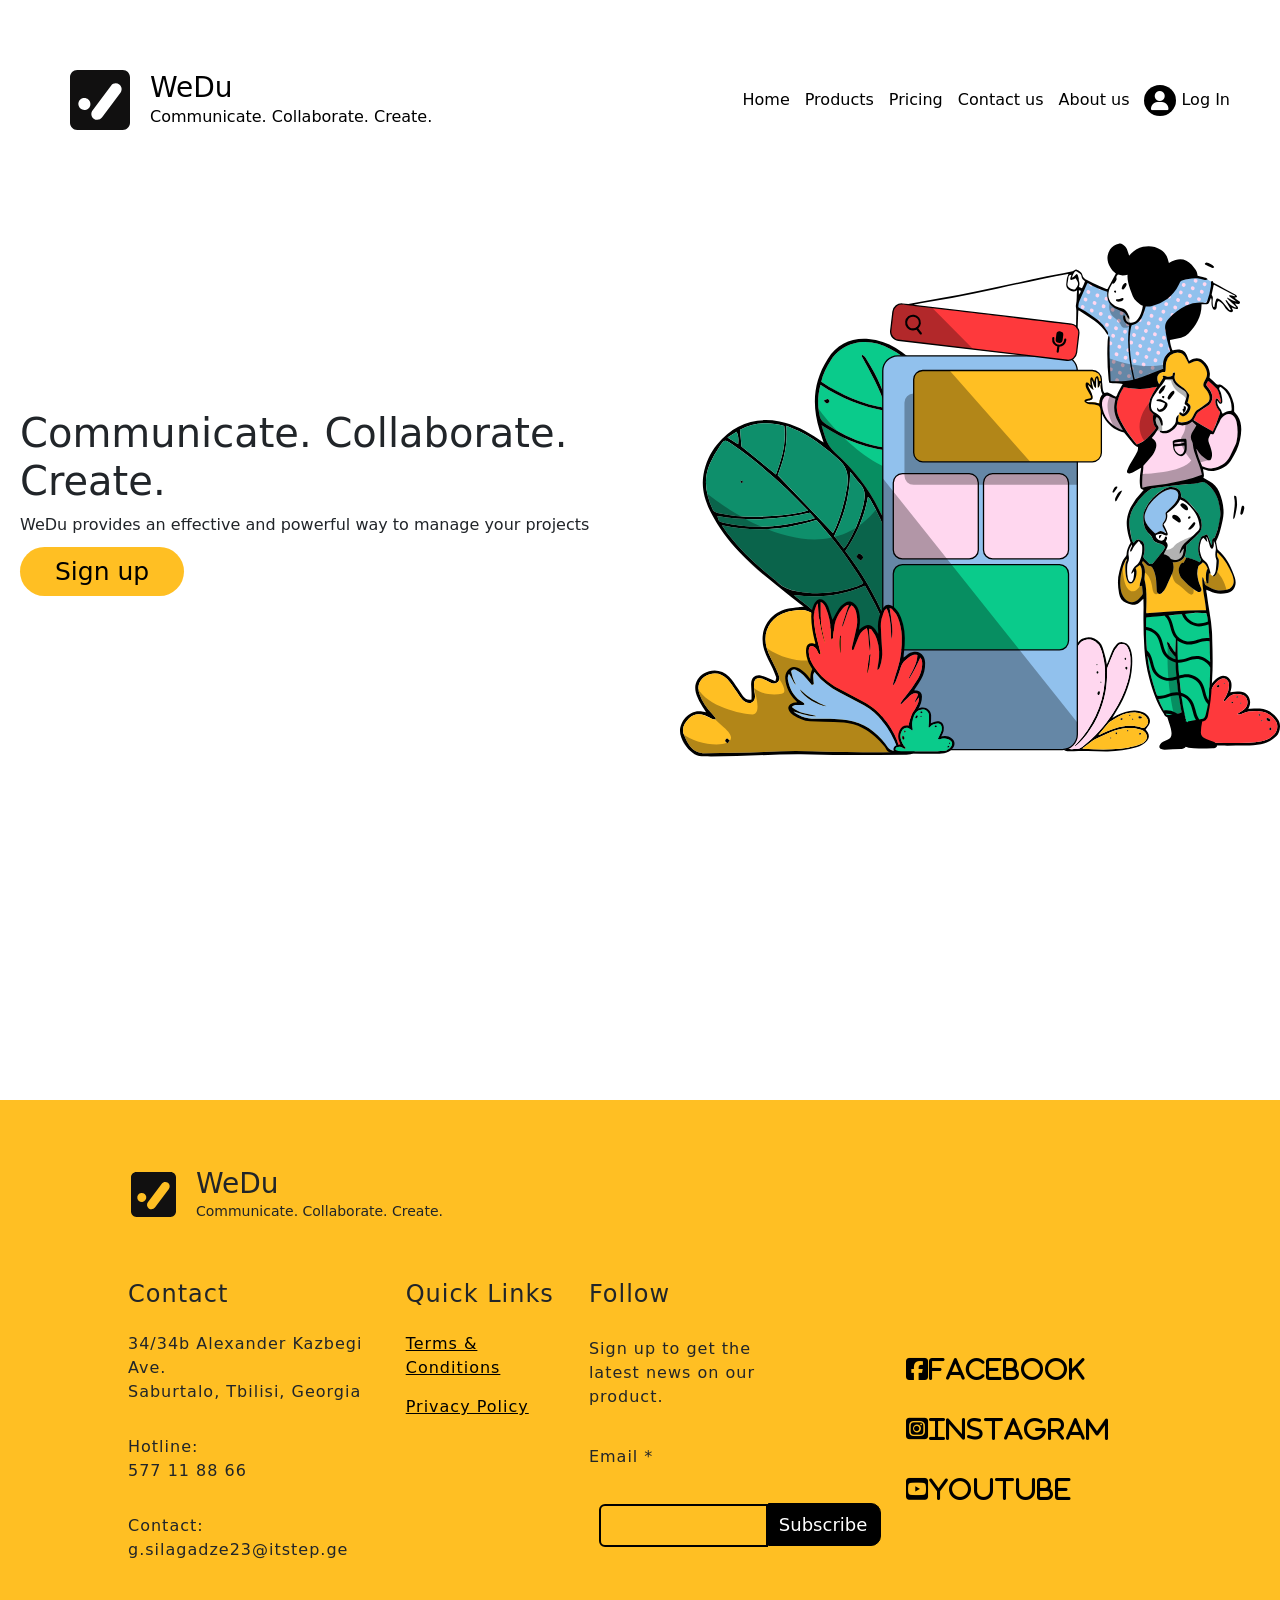
<file: index.html>
<!DOCTYPE html>
<html lang="en">
<head>
    <meta charset="UTF-8">
    <meta name="viewport" content="width=device-width, initial-scale=1.0">
    <title>WeDu</title>
    <link rel="stylesheet" href="style.css">
    <link rel="stylesheet" href="https://cdn.jsdelivr.net/npm/bootstrap@5.3.2/dist/css/bootstrap.min.css" integrity="sha384-T3c6CoIi6uLrA9TneNEoa7RxnatzjcDSCmG1MXxSR1GAsXEV/Dwwykc2MPK8M2HN" crossorigin="anonymous">
    <link rel="stylesheet" href="https://cdnjs.cloudflare.com/ajax/libs/font-awesome/6.4.2/css/all.min.css" integrity="sha512-z3gLpd7yknf1YoNbCzqRKc4qyor8gaKU1qmn+CShxbuBusANI9QpRohGBreCFkKxLhei6S9CQXFEbbKuqLg0DA==" crossorigin="anonymous" referrerpolicy="no-referrer" />
    <script src="https://cdn.jsdelivr.net/npm/bootstrap@5.3.2/dist/js/bootstrap.min.js" integrity="sha384-BBtl+eGJRgqQAUMxJ7pMwbEyER4l1g+O15P+16Ep7Q9Q+zqX6gSbd85u4mG4QzX+" crossorigin="anonymous"></script>
    <link rel="icon" type="image/x-icon" href="icon.png">
</head>
<body>
    <header>
        <a href="index.html" id="logolink">
            <div class="name">
                <svg id="logo" preserveAspectRatio="xMidYMid meet" data-bbox="23.5 23.5 153 153" viewBox="23.5 23.5 153 153" xmlns="http://www.w3.org/2000/svg" data-type="color" role="img" aria-label="Homepage"><defs><style>#comp-kybbhi6c svg [data-color="1"] {fill: #000000;}</style></defs>
                    <g>
                        <path d="M158.026 23.5H41.974C31.771 23.5 23.5 31.771 23.5 41.974v116.052c0 10.203 8.271 18.474 18.474 18.474h116.052c10.203 0 18.474-8.271 18.474-18.474V41.974c0-10.203-8.271-18.474-18.474-18.474zM62.37 125.347c-8.382 1.206-16.154-4.611-17.36-12.992s4.611-16.154 12.992-17.36c8.382-1.206 16.154 4.611 17.36 12.992s-4.61 16.154-12.992 17.36zm89.787-43.89-47.193 63.061a14.978 14.978 0 0 1-12.021 6.014c-3.127 0-6.279-.974-8.976-2.992-6.633-4.964-7.985-14.364-3.022-20.997l47.193-63.061c4.964-6.633 14.363-7.985 20.997-3.022 6.632 4.964 7.985 14.365 3.022 20.997z" fill="#111010" data-color="1"></path>
                    </g>
                </svg>
                <div class="title">
                    <h3>WeDu</h3>
                    <p>Communicate. Collaborate. Create.</p>
                </div>
            </div>
        </a>
        <nav>
            <a href="index.html" class="navlink">Home</a>
            <a href="products.html" class="navlink">Products</a>
            <a href="pricing.html" class="navlink">Pricing</a>
            <a href="contact.html" class="navlink">Contact us</a>
            <a href="about.html" class="navlink">About us</a>
            <a href="login.html" class="navlink"><span class="fa-solid fa-user fa-lg login" style="color: #ffffff;"></span>Log In</a>
        </nav>
    </header>
    <section>
        <main>
            <div class="text" id="indextext">
                <h1>Communicate. Collaborate.<br> Create.</h1>
                <p>WeDu provides an effective and powerful way to manage your projects</p>
                <a href="signup.html" class="signup">Sign up</a>
            </div>
            <svg id="main" preserveAspectRatio="xMidYMid meet" data-bbox="7.556 20.992 184.886 158.016" viewBox="7.556 20.992 184.886 158.016" height="600" width="600" xmlns="http://www.w3.org/2000/svg" data-type="color" role="presentation" aria-hidden="true" aria-label=""><defs><style>#comp-kyjx1reo svg [data-color="1"] {fill: #0ACB8B;}
                #comp-kyjx1reo svg [data-color="2"] {fill: #000000;}
                #comp-kyjx1reo svg [data-color="3"] {fill: #FFBF23;}
                #comp-kyjx1reo svg [data-color="4"] {fill: #07875D;}
                #comp-kyjx1reo svg [data-color="5"] {fill: #FFD7EF;}
                #comp-kyjx1reo svg [data-color="6"] {fill: #FE393C;}
                    #comp-kyjx1reo svg [data-color="8"] {fill: #FFFFFF;}</style></defs>
                        <g>
                        <path d="M75.776 89.668c.192 2.146.369 4.301.581 6.451.744 7.559.365 15.084-.693 22.584-.176 1.247-.096 2.423.145 3.661.627 3.214 1.121 6.455 1.624 9.692.408 2.627.748 5.264 1.132 7.895.052.358.189.704.395 1.444.344-.791.593-1.241.741-1.721 3.488-11.288 6.788-22.628 8.569-34.339 1.337-8.791 1.675-17.613.205-26.437-.101-.604-.234-1.203-.413-2.113-1.257 1.803-2.259 3.459-3.48 4.932-1.217 1.468-2.592 2.823-4.012 4.099-1.466 1.316-3.069 2.478-4.794 3.852zm8.236 11.572c.2-.229.31-.453.412-.45.209.007.413.137.62.216-.115.176-.2.457-.352.5-.159.045-.382-.138-.68-.266z" fill="#0ACB8B" data-color="1"></path>
                        <path d="M63.801 55.278c.317.298.715.545.937.903.912 1.467 1.828 2.937 2.637 4.462 3.035 5.718 5.041 11.802 6.276 18.15.059.303.127.605.212.901.032.113.124.208.268.437.336-.193.703-.355 1.015-.591 3.525-2.654 6.677-5.656 9.034-9.449.923-1.485 1.135-2.765.224-4.423-2.873-5.231-6.701-9.478-12.018-12.23-3.535-1.829-7.289-2.7-11.259-1.657-3.045.8-5.457 2.544-7.128 5.241-1.267 2.045-2.387 4.164-2.914 6.522 6.35 4.269 12.554 6.836 19.744 8.133-.649-2.991-1.896-5.652-3.184-8.276-1.297-2.644-2.757-5.208-4.146-7.807l.302-.316zm11.263 6.057c.007-.691.464-1.109 1.185-1.085.776.026 1.515.676 1.466 1.346-.053.729-.508 1.084-1.219 1.085-.828.001-1.44-.589-1.432-1.346z" fill="#0ACB8B" data-color="1"></path>
                        <path d="M75.751 107.004c.135-7.596-.302-14.72-1.704-21.909-4.063-.38-7.973-1.126-11.755-2.491-3.783-1.365-7.339-3.172-11.108-5.639.465 1.539.804 2.678 1.154 3.814.574 1.859 1.574 3.348 3.069 4.694 5.79 5.214 10.582 11.242 13.894 18.357.519 1.116 1.24 1.803 2.378 2.108 1.233.331 2.468.647 4.072 1.066z" fill="#0ACB8B" data-color="1"></path>
                        <path d="M50.846 64.493c-.922 3.481-.966 6.787-.142 10.046.21.829 1.084 1.646 1.859 2.144a61.821 61.821 0 0 0 6.091 3.467c4.118 2.026 8.492 3.263 13.036 3.89.427.059.858.092 1.288.112.174.008.352-.049.749-.111-.553-3.847-1.54-7.558-2.517-11.402-7.294-1.345-14.086-3.93-20.364-8.146zm.961 4.918c.613-.277.956-.562 1.265-.528.229.025.63.544.572.701-.113.306-.492.704-.764.706-.275.001-.554-.429-1.073-.879z" fill="#0ACB8B" data-color="1"></path>
                        <path d="M85.856 69.087c-4.616 6.575-4.616 6.575-11.588 12.268l1.29 7.077c.345-.132.642-.179.857-.338 4.292-3.179 8.138-6.766 10.675-11.585.46-.873.672-1.635.314-2.603-.551-1.492-.981-3.03-1.548-4.819z" fill="#0ACB8B" data-color="1"></path>
                        <path d="m75.714 107.854-4.868-1.102 3.69 10.034.31-.015.868-8.917z" fill="#0ACB8B" data-color="1"></path>
                        <path d="M15.577 165.388c-.579-.098-.879-.134-1.174-.2-4.2-.942-8.052 4.066-6.493 7.852.917 2.227 2.136 4.064 4.132 5.275.832.505 1.976.669 2.981.681 3.329.04 6.661-.026 9.99-.115 6.226-.165 12.45-.469 18.677-.535 4.808-.051 9.619.243 14.428.259 6.411.021 12.823-.078 19.234-.136.429-.004.858-.089 1.284-.156.945-.148 1.47-.696 1.298-1.664-.214-1.21-.541-2.4-.805-3.601-.102-.461-.278-.944-.227-1.394.158-1.406.539-2.795.602-4.201.355-7.853.595-15.708-.301-23.546-.079-.694-.079-1.299.429-1.895.386-.454.645-1.063.82-1.646 1.098-3.669 2.202-7.337 3.217-11.029a457.2 457.2 0 0 0 3.134-12.022c2.371-9.65 3.81-19.421 3.485-29.392-.238-7.292-1.447-14.395-4.382-21.128-2.522-5.788-6.479-10.321-11.861-13.611-2.576-1.575-5.369-2.54-8.351-2.789-5.372-.448-9.687 1.543-12.625 6.122-4.402 6.86-4.957 14.219-2.525 21.896.37 1.169.776 2.327 1.283 3.839-.699-.432-1.137-.677-1.549-.961-3.689-2.541-7.577-4.632-12.034-5.483-7.823-1.494-14.223.969-19.255 7.057-2.202 2.665-3.575 5.785-4.181 9.192-.76 4.278.421 8.234 2.344 11.983 2.271 4.429 5.21 8.388 8.667 11.973 4.605 4.775 9.733 8.938 14.94 13.012 1.541 1.206 3.078 2.417 4.97 3.904-.844.059-1.239.066-1.629.117-1.16.151-2.343.214-3.471.498-5.823 1.464-8.908 6.792-7.14 12.565.609 1.987 1.729 3.815 2.589 5.728.403.896.783 1.808 1.087 2.741.093.284-.102.663-.213 1.25-.752-.321-1.341-.59-1.944-.825-.857-.333-1.701-.766-2.592-.931-1.628-.302-2.789.616-2.921 2.283-.077.978.074 1.973.101 2.96.02.716.004 1.432.004 2.156-1.29.273-2.017-.301-2.6-1.025-.577-.717-1.005-1.554-1.543-2.306-.896-1.252-1.698-2.607-2.77-3.689-2.19-2.211-5.236-2.509-7.805-.974-2.063 1.233-3.09 3.562-2.437 5.882.314 1.116.85 2.182 1.381 3.221.452.873 1.038 1.674 1.751 2.808zm2.74 2.275.28-.423c-.39-.447-.774-.898-1.17-1.34-1.622-1.807-3.013-3.775-3.851-6.069-.99-2.71.199-5.107 2.918-6.059 2.164-.757 4.069-.173 5.592 1.386 1.022 1.046 1.77 2.36 2.637 3.557.686.946 1.276 1.984 2.075 2.82.789.826 1.902 1.37 3.017.754.997-.55.892-1.67.787-2.672-.038-.369-.134-.732-.161-1.101-.046-.616-.119-1.239-.074-1.851.099-1.349.741-1.86 2.098-1.661.539.079 1.065.294 1.575.503.397.162.752.423 1.137.619.798.406 1.654.708 2.428.065.797-.663.586-1.593.292-2.412-.331-.925-.804-1.798-1.208-2.697-.809-1.799-1.824-3.538-2.378-5.413-1.465-4.961 1.072-9.601 5.98-11.081 1.398-.422 2.895-.606 4.359-.695 1.509-.092 2.912.387 4.095 1.416.838.729 1.728 1.398 2.581 2.111 6.367 5.327 12.316 11.076 17.276 17.766 3.363 4.536 6.1 9.424 7.63 14.927.206.739.64 1.493 1.169 2.048 1.361 1.427 1.523 3.118 1.54 5.093-1.11.139-2.07.35-3.032.364-4.009.061-8.018.087-12.027.083-9.863-.008-19.713-.798-29.593-.119-6.207.427-12.456.219-18.68.449-2.137.079-3.767-.655-5.007-2.225-.745-.943-1.241-2.106-1.735-3.222-.957-2.159.029-3.818 1.502-5.318 1.396-1.421 3.073-1.429 4.809-.901.699.212 1.33.642 2.007.938.361.16.754.243 1.132.36zm45.717-42.07c-.334.263-.463.406-.622.482-.388.185-.782.363-1.189.502-5.994 2.051-12.108 2.75-18.381 1.624-2.334-.419-4.525-1.144-6.257-2.894-.431-.436-.959-.774-1.436-1.165-4.968-4.077-9.734-8.363-13.677-13.485-.63-.818-1.186-1.694-1.991-2.851 10.092 2.199 19.663 1.348 29.125-1.63 5.447 6.021 10.188 12.457 14.428 19.417zm11.742-35.925c1.725-1.375 3.329-2.537 4.794-3.854 1.42-1.276 2.795-2.631 4.012-4.099 1.221-1.473 2.223-3.128 3.48-4.932.179.911.313 1.509.413 2.113 1.47 8.824 1.132 17.645-.205 26.437-1.781 11.711-5.081 23.051-8.569 34.339-.149.481-.397.931-.741 1.721-.206-.74-.342-1.086-.395-1.444-.385-2.631-.724-5.268-1.132-7.895-.503-3.237-.997-6.478-1.624-9.692-.242-1.239-.321-2.414-.145-3.661 1.058-7.5 1.438-15.025.693-22.584-.212-2.148-.389-4.302-.581-6.449zm-11.975-34.39-.301.315c1.389 2.599 2.848 5.163 4.146 7.807 1.288 2.624 2.535 5.285 3.184 8.276-7.189-1.297-13.394-3.865-19.744-8.133.526-2.357 1.646-4.476 2.914-6.522 1.671-2.697 4.083-4.441 7.128-5.241 3.97-1.043 7.725-.172 11.259 1.657 5.317 2.752 9.144 6.999 12.018 12.23.911 1.658.698 2.939-.224 4.423-2.357 3.793-5.509 6.795-9.034 9.449-.312.235-.679.398-1.015.591-.144-.229-.236-.324-.268-.437a10.617 10.617 0 0 1-.212-.901c-1.236-6.348-3.242-12.431-6.276-18.15-.809-1.525-1.726-2.995-2.637-4.462-.224-.356-.621-.604-.938-.902zm.762 71.12c1.036 1.917 2.119 3.841 3.13 5.803 2.812 5.453 4.741 11.262 6.803 17.019 1.776 4.96 3.118 10.027 3.849 15.245.299 2.133.252 4.274-.386 6.439-.543-.561-.954-1.147-1.172-1.797-2.23-6.644-5.574-12.653-10.181-17.93a165.174 165.174 0 0 0-5.757-6.278c-5.166-5.339-10.943-9.974-16.804-14.508-.468-.362-.905-.765-1.356-1.149 7.543 1.039 14.744.245 21.874-2.844zm-17.548-23.146c-.891.229-1.417.391-1.953.498-4.914.978-9.887 1.367-14.886 1.389-3.579.016-7.141-.275-10.645-1.065-.765-.172-1.51-.288-1.92-1.202-2.074-4.626-2.992-9.323-.809-14.148a33.806 33.806 0 0 1 3.017-5.285c1.485-2.145 1.61-2.096 3.782-.59 5.995 4.158 11.591 8.809 16.865 13.848 2.135 2.038 4.178 4.175 6.549 6.555zm11.482 12.466c3.592-5.186 5.897-10.634 6.975-16.698.509.528.859 1.077 1.178 1.644 5.076 8.999 8.079 18.698 9.581 28.885.46 3.118.513 6.307 1.11 9.393.875 4.518 1.249 9.069 1.445 13.643.109 2.535.02 5.078.02 7.617-4.274-16.016-10.041-31.251-20.309-44.484zM40.294 77.154c1.827.781 3.325 1.322 4.732 2.04 4.264 2.175 7.895 5.203 11.466 8.373 2.242 1.99 2.957 4.253 2.686 7.05-.03.307-.025.619-.071.924a55.93 55.93 0 0 1-3.242 12.146c-.343.876-.805 1.704-1.171 2.471L37.668 92.335c1.854-4.551 3.163-9.475 2.626-15.181zm35.457 29.85c-1.604-.419-2.84-.735-4.072-1.066-1.139-.306-1.859-.993-2.378-2.108-3.312-7.114-8.104-13.142-13.894-18.357-1.495-1.347-2.495-2.835-3.069-4.694-.351-1.136-.689-2.275-1.154-3.814 3.769 2.467 7.325 4.273 11.108 5.639 3.782 1.365 7.691 2.11 11.755 2.491 1.402 7.189 1.839 14.313 1.704 21.909zM50.846 64.493c6.278 4.216 13.07 6.801 20.365 8.146.977 3.844 1.964 7.555 2.517 11.402-.397.062-.575.119-.749.111-.43-.021-.861-.053-1.288-.112-4.544-.627-8.918-1.864-13.036-3.89a61.821 61.821 0 0 1-6.091-3.467c-.776-.498-1.65-1.315-1.859-2.144-.825-3.259-.781-6.565.141-10.046zM39.68 77.159c.649 5.273-.733 10.044-2.558 14.966a69626.44 69626.44 0 0 0-10.619-8.585l-.437-5.215c4.251-2.256 8.699-2.569 13.614-1.166zm46.176-8.072c.567 1.789.997 3.327 1.549 4.819.358.967.145 1.73-.314 2.603-2.537 4.819-6.383 8.406-10.675 11.585-.215.159-.512.206-.857.338l-1.29-7.077c6.971-5.693 6.971-5.693 11.587-12.268zm-30.781 41.981c3.085-6.198 4.858-12.526 4.932-19.738 1.211 1.508 2.051 2.721 3.06 3.771 1.39 1.447 1.573 3.086 1.261 4.956-.827 4.956-2.835 9.436-5.365 13.713-.231.39-.58.708-.944 1.142l-2.944-3.844zm-5.999-5.471c-.905.256-1.533.475-2.178.608-2.533.519-5.056 1.109-7.611 1.491-6.153.921-12.28.694-18.349-.721-1.363-.318-1.462-.46-1.85-2.074 9.541 1.694 18.993 1.195 28.46-.946l1.528 1.642zm26.638 2.257-.869 8.918-.31.015-3.69-10.034 4.869 1.101zM22.188 80.725l2.816-1.768c.622 1.352.627 2.498.463 3.901l-3.279-2.133z" fill="#000000" data-color="2"></path>
                        <path d="M18.317 167.663c-.378-.117-.771-.2-1.132-.358-.677-.296-1.308-.725-2.007-.938-1.736-.528-3.413-.519-4.809.901-1.474 1.5-2.459 3.158-1.502 5.318.494 1.115.99 2.278 1.735 3.222 1.24 1.57 2.871 2.304 5.007 2.225 6.224-.23 12.473-.022 18.68-.449 9.88-.679 19.73.111 29.593.119 4.009.003 8.019-.022 12.027-.083.963-.015 1.922-.225 3.032-.364-.017-1.975-.179-3.667-1.54-5.093a5.045 5.045 0 0 1-1.169-2.048c-1.53-5.503-4.267-10.392-7.63-14.927-4.96-6.69-10.909-12.439-17.276-17.766-.853-.713-1.743-1.382-2.581-2.111-1.183-1.029-2.585-1.508-4.095-1.416-1.464.089-2.96.273-4.359.695-4.909 1.48-7.445 6.12-5.98 11.081.554 1.876 1.569 3.614 2.378 5.413.404.899.877 1.772 1.208 2.697.293.818.504 1.749-.292 2.412-.774.643-1.63.341-2.428-.065-.385-.196-.74-.456-1.137-.619-.51-.209-1.036-.424-1.575-.503-1.358-.199-1.999.313-2.098 1.661-.045.612.028 1.235.074 1.851.028.369.123.733.161 1.101.104 1.003.21 2.122-.787 2.672-1.115.615-2.228.072-3.017-.754-.799-.837-1.389-1.874-2.075-2.82-.867-1.197-1.616-2.511-2.637-3.557-1.523-1.559-3.428-2.143-5.592-1.386-2.719.952-3.908 3.349-2.918 6.059.838 2.294 2.228 4.262 3.851 6.069.396.441.78.893 1.17 1.34l-.28.421zm39.315-12.753c.625-.374.945-.723 1.264-.722.614.002 1.088.427.929 1.073-.068.276-.633.643-.913.599-.371-.059-.685-.481-1.28-.95zm-35.473 20.039c-.31-.333-.699-.571-.686-.784.015-.253.439-.716.576-.679.317.086.569.418.847.65l-.737.813zm32.993-23.536c-.187-.354-.337-.531-.358-.723-.01-.093.266-.326.332-.299.188.078.415.231.467.404.034.113-.21.31-.441.618z" fill="#FFBF23" data-color="3"></path>
                        <path d="M64.034 125.593c-4.24-6.96-8.981-13.396-14.428-19.418-9.462 2.978-19.033 3.829-29.125 1.63.805 1.157 1.361 2.033 1.991 2.851 3.944 5.121 8.709 9.407 13.677 13.485.477.391 1.005.729 1.436 1.165 1.732 1.75 3.923 2.475 6.257 2.894 6.273 1.127 12.387.427 18.381-1.624.406-.139.801-.317 1.189-.502.159-.075.288-.218.622-.481z" fill="#0E8F6B" data-color="4"></path>
                        <path d="M64.563 126.398c-7.131 3.089-14.332 3.883-21.875 2.844.451.384.888.787 1.356 1.149 5.861 4.534 11.637 9.169 16.804 14.508 1.974 2.04 3.89 4.14 5.757 6.278 4.607 5.277 7.95 11.285 10.181 17.93.218.651.629 1.237 1.172 1.797.638-2.166.685-4.306.386-6.439-.731-5.219-2.073-10.286-3.849-15.245-2.062-5.757-3.991-11.566-6.803-17.019-1.01-1.962-2.092-3.886-3.129-5.803z" fill="#0E8F6B" data-color="4"></path>
                        <path d="M47.015 103.252c-2.371-2.379-4.414-4.516-6.549-6.556-5.274-5.039-10.87-9.69-16.865-13.848-2.172-1.506-2.297-1.555-3.782.59a33.897 33.897 0 0 0-3.017 5.285c-2.182 4.825-1.264 9.523.809 14.148.41.914 1.155 1.03 1.92 1.202 3.504.79 7.066 1.081 10.645 1.065 4.999-.022 9.972-.41 14.886-1.389.536-.107 1.062-.268 1.953-.497zm-19.97-8.795c-.255.17-.468.368-.516.333a1.11 1.11 0 0 1-.379-.493c-.02-.054.277-.326.353-.297.182.069.32.258.542.457z" fill="#0E8F6B" data-color="4"></path>
                        <path d="M58.497 115.718c10.269 13.233 16.036 28.468 20.31 44.484 0-2.539.089-5.083-.02-7.617-.196-4.574-.571-9.125-1.445-13.643-.598-3.086-.65-6.275-1.11-9.393-1.502-10.186-4.505-19.885-9.581-28.885-.32-.567-.669-1.116-1.178-1.644-1.08 6.064-3.384 11.512-6.976 16.698zm3.345 1.787c.398-.448.575-.825.845-.912.499-.16 1.412.725 1.261 1.248-.092.318-.664.81-.786.749-.46-.228-.824-.651-1.32-1.085z" fill="#0E8F6B" data-color="4"></path>
                        <path d="M40.294 77.154c.537 5.706-.771 10.63-2.626 15.18l17.026 17.823c.367-.766.829-1.595 1.171-2.471a55.93 55.93 0 0 0 3.242-12.146c.046-.305.041-.617.071-.924.271-2.797-.444-5.06-2.686-7.05-3.571-3.17-7.202-6.198-11.466-8.373-1.408-.717-2.905-1.258-4.732-2.039z" fill="#0E8F6B" data-color="4"></path>
                        <path d="M39.68 77.159c-4.915-1.403-9.363-1.09-13.613 1.166l.437 5.215 10.619 8.585c1.824-4.923 3.206-9.693 2.557-14.966z" fill="#0E8F6B" data-color="4"></path>
                        <path d="m55.075 111.068 2.945 3.844c.363-.434.713-.752.944-1.142 2.531-4.277 4.539-8.757 5.365-13.713.312-1.87.128-3.509-1.261-4.956-1.009-1.05-1.85-2.263-3.06-3.771-.075 7.212-1.848 13.54-4.933 19.738z" fill="#0E8F6B" data-color="4"></path>
                        <path d="m49.076 105.597-1.528-1.642c-9.466 2.141-18.918 2.639-28.46.946.388 1.614.487 1.756 1.85 2.074 6.069 1.416 12.196 1.642 18.349.721 2.554-.382 5.078-.972 7.611-1.491.646-.132 1.273-.352 2.178-.608z" fill="#0E8F6B" data-color="4"></path>
                        <path d="m22.188 80.725 3.279 2.134c.164-1.403.159-2.549-.463-3.901l-2.816 1.767z" fill="#0E8F6B" data-color="4"></path>
                        <path d="M57.632 154.91c.595.468.909.891 1.28.95.28.045.845-.323.913-.599.159-.646-.315-1.07-.929-1.073-.319 0-.639.349-1.264.722z" fill="#000000" data-color="2"></path>
                        <path d="m22.159 174.949.736-.814c-.278-.232-.53-.564-.847-.65-.137-.037-.56.426-.576.679-.012.214.377.452.687.785z" fill="#000000" data-color="2"></path>
                        <path d="M55.152 151.413c.231-.308.475-.505.441-.618-.052-.172-.279-.326-.467-.404-.066-.027-.342.206-.332.299.021.192.171.369.358.723z" fill="#000000" data-color="2"></path>
                        <path d="M84.012 101.24c.297.127.52.311.68.266.152-.043.238-.324.352-.5-.206-.079-.411-.209-.62-.216-.101-.003-.211.222-.412.45z" fill="#000000" data-color="2"></path>
                        <path d="M75.064 61.335c-.008.757.604 1.347 1.432 1.347.711 0 1.166-.356 1.219-1.085.049-.67-.69-1.32-1.466-1.346-.722-.025-1.178.393-1.185 1.084z" fill="#000000" data-color="2"></path>
                        <path d="M27.045 94.457c-.222-.2-.36-.388-.542-.457-.076-.029-.373.243-.353.297.071.19.214.376.379.493.048.035.26-.163.516-.333z" fill="#000000" data-color="2"></path>
                        <path d="M61.842 117.505c.495.434.859.857 1.319 1.086.122.061.694-.431.786-.749.152-.524-.762-1.408-1.261-1.248-.268.085-.445.463-.844.911z" fill="#000000" data-color="2"></path>
                        <path d="M51.807 69.411c.519.45.798.88 1.074.878.271-.002.651-.4.764-.706.058-.157-.343-.676-.572-.701-.31-.033-.653.252-1.266.529z" fill="#000000" data-color="2"></path>
                        <path d="M49.464 70.784S71.53 102.837 90.291 87.92c0 0-.559 26.539-10.656 54.09 0 0-.298 28.027-1.404 29.612 0 0-6.956-22.45-40.196-45.426-12.279-6.737-21.629-22.764-22.881-28.782 0 0 33.994 29.18 52.961 5.397 0 0-6.796-13.318-15.964-19.819 0 0-3.003-9.355-2.687-12.208z" opacity=".3" fill="#000000" data-color="2"></path>
                        <path d="M59.826 144.412s-11.422 10.503-25.513 1.257l3.539 9.126s3.392 4.46 1.021 4.935c-2.371.476-6.232.286-8.648-1.839 0 0 2.958 8.181-.361 8.181s-14.024-2.409-16.891-8.181c0 0-.021 5.327 8.039 12.144 8.061 6.818-7.55 6.73-12.942 1.7 0 0-1.915 7.654 13.417 6.703 15.331-.951 55.482.644 57.455-1.184.001.001-2.115-17.561-19.116-32.842z" opacity=".3" fill="#000000" data-color="2"></path>
                        <path d="M140.826 167.041c.116-.196.225-.397.349-.588 1.392-2.144 2.689-4.34 3.635-6.727.872-2.202 1.605-4.441 1.887-6.806.172-1.438.287-2.881.199-4.329-.071-1.164-.337-2.287-.854-3.34-.455-.928-1.197-1.409-2.232-1.455-.665-.03-1.228.167-1.687.656a7.153 7.153 0 0 0-1.414 2.167c-.468 1.135-.898 2.286-1.348 3.429-.066.168-.151.328-.293.633-.146-.785-.233-1.419-.385-2.037-.254-1.028-.507-2.059-.839-3.063-.438-1.323-1.352-2.256-2.592-2.87-1.261-.624-2.523-.495-3.761.051-.562.248-.955.721-1.299 1.224-.688 1.006-1.138 2.117-1.458 3.287-.565 2.063-.744 4.172-.752 6.3-.011 2.799.14 5.589.395 8.377.162 1.775.243 3.56.305 5.343a13.52 13.52 0 0 1-.498 4.22c-.391 1.361-.986 2.61-1.854 3.729-.206.266-.421.533-.575.829-.304.582-.105 1.035.541 1.209.391.105.804.177 1.207.176.937-.002 1.873-.069 2.81-.089.959-.02 1.919-.038 2.877-.016 2.066.047 4.132.199 6.196.162a34.584 34.584 0 0 0 8.818-1.297c1.279-.361 2.403-.961 3.268-2.002.668-.803.765-1.621.239-2.534-.201-.35-.458-.667-.671-.972.332-.456.673-.891.978-1.35.432-.65.473-1.344.179-2.069-.377-.931-1.08-1.52-1.973-1.902a6.346 6.346 0 0 0-2.739-.529c-1.885.066-3.643.588-5.288 1.505-.434.242-.859.5-1.288.751l-.083-.073zm-11.619 8.684.154.151c.169-.119.356-.218.504-.36.572-.55 1.169-1.08 1.69-1.677 3.745-4.292 6.085-9.267 7.142-14.863.4-2.119.485-4.259.473-6.408-.002-.308.001-.642.111-.921.642-1.636 1.279-3.276 1.998-4.879.291-.648.758-1.224 1.189-1.8.322-.43.792-.584 1.339-.56.801.036 1.366.406 1.723 1.111.486.959.754 1.984.81 3.053a22.785 22.785 0 0 1-.817 7.37c-.975 3.49-2.566 6.686-4.515 9.728-2.588 4.038-5.738 7.538-9.565 10.429-.55.415-1.095.647-1.78.615-.43-.02-.863.056-1.295.062-.431.006-.864-.011-1.295-.041-.254-.018-.511-.069-.727-.31.156-.217.286-.417.434-.602 1.652-2.072 2.422-4.466 2.561-7.085.107-2.028-.055-4.051-.24-6.066-.255-2.785-.511-5.569-.595-8.366-.056-1.86.02-3.713.373-5.545.28-1.451.681-2.857 1.532-4.099.567-.827 1.254-1.414 2.285-1.606 1.031-.191 1.953-.047 2.808.557a4.73 4.73 0 0 1 1.681 2.122c.541 1.325.811 2.722 1.061 4.122.363 2.032.34 4.079.174 6.127-.299 3.69-1.221 7.214-2.825 10.552-1.481 3.081-3.305 5.931-5.688 8.399-.244.252-.467.526-.7.79zm2.357.869c.211-.172.332-.279.461-.376.421-.32.864-.614 1.263-.959.899-.776 1.899-1.396 2.958-1.914 1.229-.601 2.462-1.201 3.728-1.715 1.762-.715 3.578-1.26 5.497-1.363 1.504-.08 2.97.093 4.389.621.841.313 1.318.933 1.53 1.777.131.524.014.995-.347 1.412-.383.443-.812.835-1.35 1.059-.618.257-1.247.514-1.896.667-1.517.357-3.035.732-4.601.824-1.725.101-3.45.278-5.176.281-2.039.003-4.079-.145-6.118-.23-.066-.002-.132-.031-.338-.084zm5.088-4.147a6.183 6.183 0 0 1-.074-.096c.038-.059.071-.123.116-.177.946-1.12 1.889-2.243 2.843-3.356.17-.198.365-.39.584-.526.856-.532 1.701-1.088 2.595-1.549 1.714-.883 3.539-1.361 5.483-1.209 1.021.08 1.999.346 2.768 1.073.943.891 1.24 2.18.065 3.198-.054.047-.112.093-.156.15-.271.356-.572.393-1.003.239-1.775-.633-3.609-.745-5.466-.48-2.328.333-4.501 1.149-6.603 2.175-.384.188-.768.372-1.152.558z" fill="#000000" data-color="2"></path>
                        <path d="M129.207 175.725c.233-.264.456-.538.7-.791 2.383-2.468 4.207-5.318 5.688-8.399 1.604-3.337 2.527-6.862 2.825-10.552.166-2.048.188-4.095-.174-6.127-.25-1.4-.52-2.797-1.061-4.122a4.736 4.736 0 0 0-1.681-2.122c-.855-.604-1.777-.748-2.808-.557-1.03.191-1.718.779-2.285 1.606-.851 1.242-1.252 2.648-1.532 4.099-.353 1.832-.429 3.685-.373 5.545.084 2.797.34 5.581.595 8.366.184 2.015.347 4.038.24 6.066-.138 2.619-.908 5.013-2.561 7.085-.148.185-.278.385-.434.602.216.241.473.292.727.31.431.03.863.047 1.295.041.432-.006.866-.082 1.295-.062.685.033 1.23-.199 1.78-.615 3.827-2.891 6.977-6.391 9.565-10.429 1.949-3.041 3.54-6.238 4.515-9.728.674-2.411.948-4.87.817-7.37a7.576 7.576 0 0 0-.81-3.053c-.357-.705-.923-1.075-1.723-1.111-.548-.025-1.018.13-1.339.56-.431.576-.898 1.151-1.189 1.8-.718 1.603-1.356 3.243-1.998 4.879-.11.279-.112.613-.111.921.011 2.149-.073 4.289-.473 6.408-1.057 5.596-3.397 10.571-7.142 14.863-.521.597-1.118 1.127-1.69 1.677-.147.142-.335.241-.504.36a7.231 7.231 0 0 1-.154-.15zm6.96-15.989c.067-.24.096-.461.194-.645.053-.098.237-.192.343-.174.097.016.241.187.238.286a2.195 2.195 0 0 1-.147.689c-.065.175-.248.254-.413.163-.1-.056-.147-.212-.215-.319zm9.081-7.465c-.489-.275-.58-.44-.417-.713.043-.072.148-.159.216-.153.103.01.235.071.292.154.16.232.049.449-.091.712zm-9.334.734c.056-.052.147-.198.272-.237.155-.048.351.186.305.387a.568.568 0 0 1-.274.343c-.142.064-.299-.159-.303-.493zm8.906-3.721c-.266-.156-.349-.349-.172-.59.035-.048.204-.068.244-.03.199.192.229.4-.072.62zm-8.997 1.394c.139-.05.215-.1.284-.093.043.005.12.119.106.146-.035.069-.11.155-.173.159-.052.003-.11-.102-.217-.212zm1.437 5.229c.084.126.17.199.163.259-.009.069-.103.126-.159.189-.057-.062-.15-.118-.159-.186-.009-.061.075-.135.155-.262z" fill="#FFD7EF" data-color="5"></path>
                        <path d="M131.564 176.594c.207.053.273.083.34.085 2.039.085 4.079.233 6.118.23 1.725-.002 3.45-.179 5.176-.281 1.566-.092 3.084-.467 4.601-.824.649-.153 1.278-.409 1.896-.667.538-.224.967-.616 1.35-1.059.361-.417.478-.888.347-1.412-.212-.844-.689-1.465-1.53-1.777-1.419-.528-2.886-.701-4.389-.621-1.919.102-3.735.647-5.497 1.363-1.266.514-2.5 1.114-3.728 1.715-1.059.518-2.059 1.137-2.958 1.914-.399.345-.842.639-1.263.959-.131.096-.253.203-.463.375zm10.445-5.045c.114.12.224.187.255.28.05.149-.141.366-.289.318-.104-.034-.238-.181-.236-.275.002-.098.153-.192.27-.323zm7.279.829c-.127-.152-.271-.249-.271-.346.001-.088.146-.224.25-.25.164-.042.366.029.346.23-.011.116-.184.216-.325.366zm-3.757-1.06c-.09-.095-.186-.152-.196-.221-.009-.058.109-.194.128-.186.093.037.171.11.255.17l-.187.237zm-5.495 2.005c.107-.083.199-.19.233-.174.081.038.134.134.198.207-.068.048-.135.131-.204.132-.062.002-.126-.087-.227-.165z" fill="#FFBF23" data-color="3"></path>
                        <path d="M136.652 172.447c.384-.186.769-.37 1.152-.557 2.103-1.026 4.275-1.842 6.603-2.175 1.857-.266 3.691-.153 5.466.48.431.154.732.116 1.003-.239.043-.057.101-.103.156-.15 1.176-1.018.878-2.307-.065-3.198-.769-.727-1.747-.993-2.768-1.073-1.944-.152-3.769.326-5.483 1.209-.894.46-1.74 1.016-2.595 1.549a2.628 2.628 0 0 0-.584.526c-.954 1.113-1.897 2.236-2.843 3.356-.045.053-.077.117-.116.177l.074.095zm12.743-5.111c-.127-.022-.286-.012-.396-.081-.101-.063-.211-.215-.203-.319.007-.103.144-.258.247-.28.284-.06.561.005.763.242a.24.24 0 0 1-.12.392c-.089.025-.185.03-.291.046zm-5.332.173c-.19.113-.334.231-.5.282-.071.022-.234-.077-.265-.156-.032-.081.014-.255.084-.301.204-.135.434-.209.681.175zm1.846-1.115c.129-.114.197-.211.286-.238.05-.015.136.084.205.132-.067.084-.12.191-.207.241-.039.023-.143-.064-.284-.135zm1.16 1.388c-.093-.11-.187-.172-.191-.239-.004-.071.079-.146.123-.22.08.065.182.119.23.203.019.033-.083.135-.162.256z" fill="#FFBF23" data-color="3"></path>
                        <path d="M136.167 159.736c.068.107.115.263.216.319.165.09.348.012.413-.163.081-.219.14-.457.147-.689.003-.099-.141-.27-.238-.286-.106-.018-.29.076-.343.174-.099.184-.128.405-.195.645z" fill="#000000" data-color="2"></path>
                        <path d="M145.248 152.271c.14-.263.251-.48.091-.712a.438.438 0 0 0-.292-.154c-.068-.006-.173.081-.216.153-.163.274-.072.439.417.713z" fill="#000000" data-color="2"></path>
                        <path d="M135.914 153.005c.004.335.161.558.302.493a.56.56 0 0 0 .274-.343c.046-.2-.149-.435-.305-.387-.124.038-.216.185-.271.237z" fill="#000000" data-color="2"></path>
                        <path d="M144.82 149.284c.301-.219.271-.428.071-.62-.039-.038-.208-.018-.244.03-.175.24-.092.433.173.59z" fill="#000000" data-color="2"></path>
                        <path d="M135.823 150.678c.107.11.165.215.218.212.063-.003.138-.09.173-.159.014-.027-.063-.142-.106-.146-.07-.007-.146.043-.285.093z" fill="#000000" data-color="2"></path>
                        <path d="M137.26 155.907c-.08.127-.164.201-.156.262.009.068.103.125.159.186.057-.063.15-.12.159-.189.009-.06-.078-.133-.162-.259z" fill="#000000" data-color="2"></path>
                        <path d="M142.009 171.549c-.117.131-.268.225-.27.322-.002.094.132.242.236.275.148.048.339-.169.289-.318-.031-.092-.141-.159-.255-.279z" fill="#000000" data-color="2"></path>
                        <path d="M149.288 172.378c.141-.15.314-.25.326-.366.02-.202-.182-.272-.346-.23-.104.026-.249.163-.25.25-.001.097.143.194.27.346z" fill="#000000" data-color="2"></path>
                        <path d="m145.531 171.318.186-.237c-.084-.06-.162-.133-.255-.17-.019-.007-.136.128-.128.186.011.069.108.126.197.221z" fill="#000000" data-color="2"></path>
                        <path d="M140.036 173.323c.102.079.165.167.227.165.069-.002.136-.085.204-.132-.064-.073-.118-.169-.198-.207-.035-.016-.126.09-.233.174z" fill="#000000" data-color="2"></path>
                        <path d="M149.395 167.336c.107-.016.202-.02.291-.046a.24.24 0 0 0 .12-.392c-.202-.237-.479-.302-.763-.242-.103.022-.24.177-.247.28-.007.104.103.257.203.319.11.069.269.059.396.081z" fill="#000000" data-color="2"></path>
                        <path d="M144.063 167.509c-.247-.384-.477-.31-.681-.175-.07.046-.116.221-.084.301.031.079.194.178.265.156.166-.051.311-.17.5-.282z" fill="#000000" data-color="2"></path>
                        <path d="M145.909 166.394c.141.071.245.158.284.135.086-.051.14-.157.207-.241-.07-.048-.155-.148-.205-.132-.09.027-.157.124-.286.238z" fill="#000000" data-color="2"></path>
                        <path d="M147.069 167.782c.08-.121.181-.223.162-.256-.048-.084-.15-.137-.23-.203-.045.073-.127.149-.123.22.004.068.098.13.191.239z" fill="#000000" data-color="2"></path>
                        <path d="M163.541 167.515c-.099-.316-.163-.567-.256-.806-.542-1.394-.723-2.85-.719-4.331.004-1.556.523-2.958 1.447-4.185.926-1.23 2.251-1.534 3.695-1.314.854.13 1.385.793 1.881 1.443.179.235.321.499.531.83.143-.342.256-.607.365-.873.485-1.187 1.185-2.231 2.151-3.07.4-.347.864-.668 1.354-.856 1.631-.626 3.379.523 3.499 2.268.031.447.018.904-.042 1.347-.056.413-.202.814-.326 1.289.183-.026.344-.031.495-.072.97-.267 1.936-.257 2.934-.111 2.158.314 3.15 2.557 2.495 4.366-.101.278-.221.548-.376.93.256-.012.444-.025.633-.03.987-.024 1.978-.118 2.96-.055 2.491.161 4.317 1.478 5.66 3.514.953 1.445.512 3.878-.639 5.019-1.321 1.31-2.904 2.095-4.705 2.466-1.563.322-3.148.375-4.739.373-2.426-.004-4.852.053-7.277.021-2.813-.037-5.632-.023-8.421-.484-1.253-.207-2.43-.645-3.545-1.244a7.14 7.14 0 0 1-2.246-1.911c-.341-.435-.574-.909-.602-1.476-.012-.238-.064-.476-.11-.711-.353-1.807.923-3.092 2.715-2.715.373.077.728.229 1.188.378zm2.576 3.972-.15.12c-.534-.367-.819-.951-1.066-1.505-.409-.918-1.162-1.426-1.959-1.899a2.955 2.955 0 0 0-1.009-.35c-.728-.119-1.202.154-1.544.808-.398.761-.333 1.502.094 2.23.66 1.125 1.613 1.917 2.766 2.491a11.373 11.373 0 0 0 4.486 1.187c2.57.14 5.142.288 7.715.328 2.424.038 4.851-.067 7.276-.094a21.465 21.465 0 0 0 4.013-.432c1.51-.304 2.835-.955 3.897-2.086 1.04-1.107 1.315-2.895.543-4.086-1.227-1.894-2.944-3.07-5.255-3.142a22.38 22.38 0 0 0-3.137.146c-.581.064-1.146.307-1.71.495-.367.123-.711.32-1.083.425-.149.042-.343-.075-.708-.17.616-.407 1.05-.719 1.508-.989.53-.314.957-.726 1.266-1.251.802-1.358.271-3.185-1.102-3.626a6.181 6.181 0 0 0-1.941-.276c-1.166.015-2.131.518-2.862 1.458-.245.315-.436.717-.971.836-.036-.202-.134-.39-.079-.505.181-.376.411-.729.635-1.083a6.064 6.064 0 0 0 .931-3.951c-.114-1.099-1.173-1.796-2.235-1.487-.442.129-.873.4-1.228.703-.977.833-1.662 1.888-2.097 3.097-.51 1.416-.892 2.865-1.085 4.362-.038.297-.076.6-.169.883-.043.13-.218.216-.433.415-.048-.365-.12-.596-.101-.82.063-.747.117-1.498.251-2.234.257-1.41-.204-2.547-1.256-3.449-.279-.24-.678-.445-1.035-.468-1.187-.079-2.267.202-2.987 1.267-.757 1.12-1.202 2.345-1.179 3.716.023 1.361.183 2.706.72 3.966.553 1.296 1.172 2.563 1.761 3.843.175.376.347.752.519 1.127z" fill="#000000" data-color="2"></path>
                        <path d="m166.117 171.487-.517-1.127c-.59-1.28-1.208-2.547-1.761-3.843-.537-1.259-.697-2.604-.72-3.966-.023-1.371.422-2.595 1.179-3.716.719-1.065 1.8-1.347 2.987-1.267.357.024.756.229 1.035.468 1.051.902 1.513 2.038 1.256 3.449-.134.736-.188 1.487-.251 2.234-.019.223.052.454.101.82.215-.199.39-.285.433-.415.093-.282.131-.585.169-.883.193-1.497.576-2.946 1.085-4.362.435-1.209 1.12-2.264 2.097-3.097.355-.303.786-.574 1.228-.703 1.062-.309 2.121.388 2.235 1.487a6.07 6.07 0 0 1-.931 3.951c-.224.354-.454.707-.635 1.083-.055.114.043.303.079.505.535-.119.727-.521.971-.836.731-.94 1.696-1.442 2.862-1.458a6.181 6.181 0 0 1 1.941.276c1.373.441 1.904 2.268 1.102 3.626-.31.525-.736.937-1.266 1.251-.458.271-.892.583-1.508.989.365.094.559.212.708.17.371-.105.715-.302 1.083-.425.564-.188 1.129-.431 1.71-.495a22.38 22.38 0 0 1 3.137-.146c2.311.073 4.028 1.248 5.255 3.142.772 1.191.497 2.979-.543 4.086-1.062 1.131-2.388 1.781-3.897 2.086-1.325.267-2.66.417-4.013.432-2.426.027-4.852.132-7.276.094-2.573-.04-5.145-.188-7.715-.328a11.373 11.373 0 0 1-4.486-1.187c-1.153-.574-2.107-1.366-2.766-2.491-.427-.728-.491-1.469-.094-2.23.342-.654.816-.927 1.544-.808a2.97 2.97 0 0 1 1.009.35c.798.472 1.551.981 1.959 1.899.247.554.532 1.138 1.066 1.505l.148-.12zm23.03-3.263c.109-.101.246-.179.3-.296.038-.083-.007-.239-.067-.324a1.036 1.036 0 0 0-.333-.291c-.232-.128-.486-.293-.73-.034-.15.159.009.57.301.753.146.091.327.121.529.192zm.376 1.837c-.191.215-.36.322-.39.459-.052.242.133.416.357.401.124-.008.334-.2.332-.306-.002-.157-.158-.312-.299-.554zm-15.749-12.849c-.064-.056-.153-.2-.261-.215-.255-.037-.559.246-.522.472.014.086.134.199.224.218.302.065.536-.12.559-.475zm-9.399 5.618c.105-.234.222-.384.22-.531-.001-.09-.19-.255-.287-.249-.207.012-.301.199-.239.394.037.117.16.208.306.386zm13.702-.484c-.176-.099-.297-.224-.389-.205-.101.021-.175.173-.261.267.098.083.197.231.295.231.097.001.193-.15.355-.293zm8.399 3.955c-.143-.15-.204-.266-.293-.295-.21-.069-.352.053-.364.257-.004.068.141.203.22.204.12.002.241-.086.437-.166zm-21.59-6.688c-.09.17-.188.278-.191.389-.002.066.145.137.225.205.077-.103.187-.197.218-.313.013-.053-.128-.147-.252-.281zm14.683 1.076c-.173-.096-.273-.198-.347-.182-.09.02-.208.132-.221.218-.01.067.137.23.187.219.111-.022.204-.128.381-.255zm-12.722-1.688c.118-.158.237-.249.224-.317-.013-.076-.138-.153-.23-.182-.037-.012-.163.104-.161.159.004.088.08.174.167.34zm20.02 9.233c.091-.124.195-.228.179-.253a.544.544 0 0 0-.237-.195c-.024-.01-.161.129-.149.172.026.091.116.163.207.276zm-6.481-5.421c.07-.114.142-.192.159-.281.007-.036-.137-.147-.162-.133a.458.458 0 0 0-.188.206c-.013.028.095.108.191.208zm-14.306-1.839c-.18-.059-.316-.144-.359-.109-.069.055-.097.187-.1.288-.001.034.148.119.189.099.082-.04.139-.136.27-.278zm9.195-4.258c.055-.089.132-.159.125-.22-.006-.059-.098-.108-.153-.162l-.181.229.209.153z" fill="#FE393C" data-color="6"></path>
                        <path d="M189.147 168.224c-.202-.071-.384-.101-.528-.192-.293-.183-.451-.594-.301-.753.244-.26.498-.094.73.034.127.07.249.174.333.291.061.085.106.242.067.324-.054.117-.192.195-.301.296z" fill="#000000" data-color="2"></path>
                        <path d="M189.523 170.061c.141.242.297.397.299.555.002.106-.208.297-.332.306-.224.015-.409-.16-.357-.401.03-.138.199-.245.39-.46z" fill="#000000" data-color="2"></path>
                        <path d="M173.774 157.212c-.023.356-.257.541-.559.475-.09-.02-.21-.133-.224-.218-.037-.226.267-.509.522-.472.108.015.196.158.261.215z" fill="#000000" data-color="2"></path>
                        <path d="M164.375 162.83c-.146-.178-.269-.269-.306-.387-.062-.195.032-.382.239-.394.097-.005.286.16.287.249.002.148-.115.297-.22.532z" fill="#000000" data-color="2"></path>
                        <path d="M178.077 162.346c-.162.143-.258.294-.354.294-.098 0-.197-.148-.295-.231.086-.095.16-.247.261-.267.091-.02.212.104.388.204z" fill="#000000" data-color="2"></path>
                        <path d="M186.476 166.301c-.196.081-.317.168-.437.166-.079-.002-.224-.136-.22-.204.012-.204.154-.326.364-.257.09.029.15.145.293.295z" fill="#000000" data-color="2"></path>
                        <path d="M164.886 159.613c.124.133.265.228.251.281-.03.115-.14.21-.218.313-.08-.069-.227-.139-.225-.205.004-.111.102-.219.192-.389z" fill="#000000" data-color="2"></path>
                        <path d="M179.569 160.689c-.177.127-.27.233-.38.256-.05.01-.197-.152-.187-.219.013-.086.13-.198.221-.218.073-.017.173.084.346.181z" fill="#000000" data-color="2"></path>
                        <path d="M166.847 159.001c-.087-.167-.163-.252-.167-.34-.002-.054.124-.171.161-.159.091.029.216.107.23.182.013.069-.105.16-.224.317z" fill="#000000" data-color="2"></path>
                        <path d="M186.867 168.234c-.091-.113-.181-.185-.206-.276-.012-.043.125-.182.149-.172.092.04.182.112.237.195.015.025-.09.129-.18.253z" fill="#000000" data-color="2"></path>
                        <path d="M180.386 162.813c-.096-.101-.203-.18-.192-.208a.458.458 0 0 1 .188-.206c.025-.014.169.098.162.133-.017.089-.089.167-.158.281z" fill="#000000" data-color="2"></path>
                        <path d="M166.08 160.974c-.131.142-.187.238-.27.278-.042.02-.19-.065-.189-.099.003-.101.031-.233.1-.288.042-.034.179.05.359.109z" fill="#000000" data-color="2"></path>
                        <path d="m175.275 156.716-.209-.153.181-.229c.054.054.146.103.153.162.007.061-.07.131-.125.22z" fill="#000000" data-color="2"></path>
                        <path d="M74.652 55.576h50.726a4.62 4.62 0 0 1 4.613 4.627v112.084a4.62 4.62 0 0 1-4.613 4.627H74.652a4.62 4.62 0 0 1-4.613-4.627V60.203a4.62 4.62 0 0 1 4.613-4.627z" fill="#91C1ED" data-color="7"></path>
                        <path d="M125.377 177.114H74.652c-2.653 0-4.811-2.165-4.811-4.826V60.203c0-2.661 2.158-4.826 4.811-4.826h50.725c2.653 0 4.811 2.165 4.811 4.826v112.084c.001 2.662-2.158 4.827-4.811 4.827zM74.652 55.775c-2.434 0-4.414 1.986-4.414 4.428v112.084c0 2.442 1.98 4.428 4.414 4.428h50.725c2.434 0 4.414-1.986 4.414-4.428V60.203c0-2.442-1.98-4.428-4.414-4.428H74.652z" fill="#000000" data-color="2"></path>
                        <path d="M124.489 119.901h-48.42a2.792 2.792 0 0 0-2.788 2.796v20.684a2.792 2.792 0 0 0 2.788 2.796h48.42a2.792 2.792 0 0 0 2.788-2.796v-20.684a2.792 2.792 0 0 0-2.788-2.796z" fill="#0ACB8B" data-color="1"></path>
                        <path d="M124.489 146.376h-48.42a2.994 2.994 0 0 1-2.986-2.995v-20.684a2.995 2.995 0 0 1 2.986-2.996h48.42a2.994 2.994 0 0 1 2.986 2.996v20.684a2.993 2.993 0 0 1-2.986 2.995zM76.069 120.1a2.596 2.596 0 0 0-2.589 2.597v20.684a2.596 2.596 0 0 0 2.589 2.597h48.42a2.596 2.596 0 0 0 2.589-2.597v-20.684a2.596 2.596 0 0 0-2.589-2.597h-48.42z" fill="#000000" data-color="2"></path>
                        <path d="M124.489 91.889H103.87a2.792 2.792 0 0 0-2.788 2.796v20.684a2.792 2.792 0 0 0 2.788 2.796h20.619a2.792 2.792 0 0 0 2.788-2.796V94.685a2.792 2.792 0 0 0-2.788-2.796z" fill="#FFD7EF" data-color="5"></path>
                        <path d="M124.489 118.365H103.87a2.994 2.994 0 0 1-2.986-2.996V94.685a2.995 2.995 0 0 1 2.986-2.996h20.619a2.994 2.994 0 0 1 2.986 2.996v20.684a2.993 2.993 0 0 1-2.986 2.996zM103.87 92.088a2.596 2.596 0 0 0-2.589 2.597v20.684a2.596 2.596 0 0 0 2.589 2.597h20.619a2.596 2.596 0 0 0 2.589-2.597V94.685a2.596 2.596 0 0 0-2.589-2.597H103.87z" fill="#000000" data-color="2"></path>
                        <path d="M96.688 91.889H76.069a2.792 2.792 0 0 0-2.788 2.796v20.684a2.792 2.792 0 0 0 2.788 2.796h20.619a2.792 2.792 0 0 0 2.788-2.796V94.685a2.792 2.792 0 0 0-2.788-2.796z" fill="#FFD7EF" data-color="5"></path>
                        <path d="M96.688 118.365H76.069a2.994 2.994 0 0 1-2.986-2.996V94.685a2.995 2.995 0 0 1 2.986-2.996h20.619a2.994 2.994 0 0 1 2.986 2.996v20.684a2.994 2.994 0 0 1-2.986 2.996zM76.069 92.088a2.596 2.596 0 0 0-2.589 2.597v20.684a2.596 2.596 0 0 0 2.589 2.597h20.619a2.596 2.596 0 0 0 2.589-2.597V94.685a2.596 2.596 0 0 0-2.589-2.597H76.069z" fill="#000000" data-color="2"></path>
                        <path d="M79.51 67.192a2.792 2.792 0 0 0-2.788 2.796V92.54a2.792 2.792 0 0 0 2.788 2.796h50.464V67.192H79.51z" opacity=".3" fill="#000000" data-color="2"></path>
                        <path d="M136.713 70.276c-1.021-.435-2.038-.482-3.079-.383-.342.033-.73.013-1.06-.392.382-.069.699-.131 1.017-.183.96-.157 1.243-.491 1.023-1.427-.139-.589-.423-1.146-.674-1.703-.249-.552-.538-1.087-.751-1.672.67.323.913 1.115 1.751 1.558-.237-1.167-.616-2.121-.528-3.145.302.379.345.854.513 1.28.167.419.132.944.715 1.317.244-1.09-.125-2.113.315-3.207.491 1.035.209 2.042.347 3.065.669-.357.435-1.091 1.003-1.62-.179 1.041-.161 1.958.097 2.82v-3.698a2.792 2.792 0 0 0-2.788-2.796H82.355a2.792 2.792 0 0 0-2.788 2.796v22.552a2.792 2.792 0 0 0 2.788 2.796h52.258a2.792 2.792 0 0 0 2.788-2.796V67.905c-.434.702-.624 1.494-.688 2.371z" fill="#FFBF23" data-color="3"></path>
                        <path d="M82.355 60.09a2.792 2.792 0 0 0-2.788 2.796v22.552a2.792 2.792 0 0 0 2.788 2.796h33.109L90.639 60.09h-8.284z" opacity=".3" fill="#000000" data-color="2"></path>
                        <path d="M70.039 93.273v79.015a4.62 4.62 0 0 0 4.613 4.627h50.726a4.62 4.62 0 0 0 4.613-4.627v-3.7L70.039 93.273z" opacity=".3" fill="#000000" data-color="2"></path>
                        <path d="M158.053 166.862s1.995 5.235.767 6.62c-1.228 1.386-2.763 1.694-2.763 1.694l-.614.616.46.616 4.297.308 3.684-.924.46.308 3.223.462 4.758-.308v-1.078l-2.456-1.078-1.842-1.54-.307-1.386.307-3.079-3.377.462s-1.228.154-1.688-1.078c-.46-1.232-.46-1.694-.46-1.694s-2.607 1.233-4.449 1.079z" fill="#FFFFFF" data-color="8"></path>
                        <path d="M140.096 63.709s-.614-10.623-.46-13.702c0 0-.153-1.694-1.995-3.387-1.842-1.694-7.981-6.158-7.981-6.158l3.377-7.852 6.293 2.771s-.921 3.849 3.53 5.697c2.149.924 2.302 1.54 2.302 1.54s-.921 1.386-.307 2.155 2.763 2.001 4.604-1.232c1.842-3.233 1.228-3.695 1.228-3.695s5.832.308 8.748-4.311l2.149-3.233s5.372-2.463 9.976.616c0 0-.153 5.389-1.688 6.466 0 0-3.99-.77-7.06 1.386-3.07 2.155-5.218 4.157-5.372 5.081-.153.924.767 6.928 1.688 8.468 0 0-2.763 1.54-2.456 5.543 0-.002-7.06 4.771-16.576 3.847z" fill="#91C1ED" data-color="7"></path>
                        <path d="M163.436 31.953a.593.593 0 0 0 .801-.548c-.414.064-.796.143-1.136.227a.598.598 0 0 0 .335.321z" fill="#FFD7EF" data-color="5"></path>
                        <path d="M166.635 31.885a.593.593 0 0 0-.765.348.593.593 0 1 0 1.112.42.597.597 0 0 0-.347-.768z" fill="#FFD7EF" data-color="5"></path>
                        <path d="M169.416 32.933a.593.593 0 0 0-.765.348.593.593 0 1 0 1.112.42.598.598 0 0 0-.347-.768z" fill="#FFD7EF" data-color="5"></path>
                        <path d="M162.983 33.161a.593.593 0 0 0-.765.348.593.593 0 1 0 1.112.42.597.597 0 0 0-.347-.768z" fill="#FFD7EF" data-color="5"></path>
                        <path d="M165.764 34.21a.593.593 0 0 0-.765.348.593.593 0 1 0 1.112.42.596.596 0 0 0-.347-.768z" fill="#FFD7EF" data-color="5"></path>
                        <path d="M168.127 36.374c.307.116.65-.04.765-.348a.593.593 0 1 0-1.112-.42.597.597 0 0 0 .347.768z" fill="#FFD7EF" data-color="5"></path>
                        <path d="M170.561 36.654a.597.597 0 0 0 .165.656c.093-.328.172-.673.239-1.021a.592.592 0 0 0-.404.365z" fill="#FFD7EF" data-color="5"></path>
                        <path d="M159.679 35.205a.593.593 0 0 0-.006-.429l-.428.643c-.036.058-.074.114-.111.171a.593.593 0 0 0 .545-.385z" fill="#FFD7EF" data-color="5"></path>
                        <path d="M162.112 35.486a.596.596 0 0 0-.418 1.115.596.596 0 0 0 .418-1.115z" fill="#FFD7EF" data-color="5"></path>
                        <path d="M164.475 37.65c.307.116.65-.04.765-.348a.593.593 0 1 0-1.112-.42.598.598 0 0 0 .347.768z" fill="#FFD7EF" data-color="5"></path>
                        <path d="M166.909 37.931a.593.593 0 1 0 1.112.42.593.593 0 1 0-1.112-.42z" fill="#FFD7EF" data-color="5"></path>
                        <path d="M169.69 38.979a.595.595 0 0 0-.031.282.01.01 0 0 1 .003.001c.212-.149.398-.38.56-.669a.593.593 0 0 0-.532.386z" fill="#FFD7EF" data-color="5"></path>
                        <path d="M157.662 37.274a.594.594 0 0 0 1.146.256.598.598 0 0 0-.575-.806 8.404 8.404 0 0 1-.571.55z" fill="#FFD7EF" data-color="5"></path>
                        <path d="M160.476 38.159a.593.593 0 1 0 1.112.42.593.593 0 1 0-1.112-.42z" fill="#FFD7EF" data-color="5"></path>
                        <path d="M164.022 38.859a.593.593 0 0 0-.765.348.598.598 0 0 0 .462.799c.191-.091.384-.172.577-.246a.596.596 0 0 0-.274-.901z" fill="#FFD7EF" data-color="5"></path>
                        <path d="M154.391 39.154a.592.592 0 0 0 .752-.322c-.269.113-.536.213-.798.299.015.008.03.017.046.023z" fill="#FFD7EF" data-color="5"></path>
                        <path d="M157.59 39.087a.593.593 0 0 0-.765.348.593.593 0 1 0 1.112.42.597.597 0 0 0-.347-.768z" fill="#FFD7EF" data-color="5"></path>
                        <path d="M159.605 40.483a.593.593 0 1 0 1.112.42.596.596 0 0 0-.347-.767.592.592 0 0 0-.765.347z" fill="#FFD7EF" data-color="5"></path>
                        <path d="M133.707 33.373a.593.593 0 1 0 1.098-.032l-.729-.321a.594.594 0 0 0-.369.353z" fill="#FFD7EF" data-color="5"></path>
                        <path d="M136.488 34.422a.593.593 0 1 0 1.147.166l-.958-.422a.578.578 0 0 0-.189.256z" fill="#FFD7EF" data-color="5"></path>
                        <path d="M150.513 39.723s.151.114.078.623a.6.6 0 0 0 .148.085.593.593 0 0 0 .773-.735c-.616.047-.999.027-.999.027z" fill="#FFD7EF" data-color="5"></path>
                        <path d="M153.173 40.711a.593.593 0 1 0 1.112.42.596.596 0 0 0-.347-.767.592.592 0 0 0-.765.347z" fill="#FFD7EF" data-color="5"></path>
                        <path d="M157.066 42.179a.593.593 0 1 0-1.112-.42.596.596 0 0 0 .347.767.592.592 0 0 0 .765-.347z" fill="#FFD7EF" data-color="5"></path>
                        <path d="M159.5 42.46a.597.597 0 0 0-.527 1.061c.261-.241.547-.493.857-.753a.592.592 0 0 0-.33-.308z" fill="#FFD7EF" data-color="5"></path>
                        <path d="M133.601 35.35a.593.593 0 0 0-.765.348.593.593 0 1 0 1.112.42.596.596 0 0 0-.347-.768z" fill="#FFD7EF" data-color="5"></path>
                        <path d="M136.382 36.398a.593.593 0 0 0-.765.348.593.593 0 1 0 1.112.42.597.597 0 0 0-.347-.768z" fill="#FFD7EF" data-color="5"></path>
                        <path d="M139.51 38.214c.01-.027.016-.055.022-.082a4.66 4.66 0 0 1-.227-.606.592.592 0 0 0-.141-.08.593.593 0 0 0-.765.348.598.598 0 0 0 .347.768.592.592 0 0 0 .764-.348z" fill="#FFD7EF" data-color="5"></path>
                        <path d="M150.634 42.407a.598.598 0 0 0-.347-.768.581.581 0 0 0-.091-.024c-.126.298-.288.643-.495 1.039a.592.592 0 0 0 .933-.247z" fill="#FFD7EF" data-color="5"></path>
                        <path d="M152.649 43.804c.307.116.65-.04.765-.348a.593.593 0 1 0-1.112-.42.598.598 0 0 0 .347.768z" fill="#FFD7EF" data-color="5"></path>
                        <path d="M156.195 44.504a.593.593 0 1 0-1.112-.42.593.593 0 1 0 1.112.42z" fill="#FFD7EF" data-color="5"></path>
                        <path d="M131.965 38.023a.593.593 0 1 0 1.112.42.593.593 0 1 0-1.112-.42z" fill="#FFD7EF" data-color="5"></path>
                        <path d="M135.093 39.839c.307.116.65-.04.765-.348a.593.593 0 1 0-1.112-.42.598.598 0 0 0 .347.768z" fill="#FFD7EF" data-color="5"></path>
                        <path d="M138.292 39.771a.593.593 0 0 0-.765.348.593.593 0 1 0 1.112.42.597.597 0 0 0-.347-.768z" fill="#FFD7EF" data-color="5"></path>
                        <path d="M141.42 41.587a.593.593 0 1 0-1.112-.419.594.594 0 1 0 1.112.419z" fill="#FFD7EF" data-color="5"></path>
                        <path d="M144.201 42.635a.593.593 0 1 0-1.112-.42.593.593 0 1 0 1.112.42z" fill="#FFD7EF" data-color="5"></path>
                        <path d="M148.998 45.08c.307.116.65-.04.765-.348a.598.598 0 0 0-.347-.768.588.588 0 0 0-.509.047 5.222 5.222 0 0 1-.269.349.594.594 0 0 0 .36.72z" fill="#FFD7EF" data-color="5"></path>
                        <path d="M152.544 45.78a.593.593 0 1 0-1.112-.42.593.593 0 1 0 1.112.42z" fill="#FFD7EF" data-color="5"></path>
                        <path d="M155.324 46.828a.593.593 0 1 0-1.112-.42.593.593 0 1 0 1.112.42z" fill="#FFD7EF" data-color="5"></path>
                        <path d="M157.34 48.225a.555.555 0 0 0 .118.031 30.012 30.012 0 0 1-.144-1.135.596.596 0 0 0 .026 1.104z" fill="#FFD7EF" data-color="5"></path>
                        <path d="M131.095 40.347a.593.593 0 1 0 1.112.42.593.593 0 1 0-1.112-.42z" fill="#FFD7EF" data-color="5"></path>
                        <path d="M133.875 41.396a.593.593 0 1 0 1.112.42.598.598 0 0 0-.347-.768.593.593 0 0 0-.765.348z" fill="#FFD7EF" data-color="5"></path>
                        <path d="M137.003 43.211c.307.116.65-.04.765-.348a.593.593 0 1 0-1.112-.42.597.597 0 0 0 .347.768z" fill="#FFD7EF" data-color="5"></path>
                        <path d="M139.784 44.26c.307.116.65-.04.765-.348a.593.593 0 1 0-1.112-.42.598.598 0 0 0 .347.768z" fill="#FFD7EF" data-color="5"></path>
                        <path d="M142.565 45.308c.307.116.65-.04.765-.348a.593.593 0 1 0-1.112-.42.596.596 0 0 0 .347.768z" fill="#FFD7EF" data-color="5"></path>
                        <path d="M144.999 45.589a.593.593 0 1 0 1.049-.12 2.446 2.446 0 0 1-.643-.246.59.59 0 0 0-.406.366z" fill="#FFD7EF" data-color="5"></path>
                        <path d="M148.892 47.056a.593.593 0 1 0-1.112-.419.595.595 0 1 0 1.112.419z" fill="#FFD7EF" data-color="5"></path>
                        <path d="M151.673 48.105a.593.593 0 1 0-1.112-.42.596.596 0 0 0 .347.767.592.592 0 0 0 .765-.347z" fill="#FFD7EF" data-color="5"></path>
                        <path d="M153.688 49.501c.307.116.65-.04.765-.348a.593.593 0 1 0-1.112-.42.597.597 0 0 0 .347.768z" fill="#FFD7EF" data-color="5"></path>
                        <path d="M157.234 50.201a.593.593 0 1 0-1.112-.42.593.593 0 1 0 1.112.42z" fill="#FFD7EF" data-color="5"></path>
                        <path d="M133.77 43.372a.57.57 0 0 0-.21-.036l.572.436a.594.594 0 0 0-.362-.4z" fill="#FFD7EF" data-color="5"></path>
                        <path d="M136.898 45.188a.593.593 0 1 0-1.146-.157c.234.186.457.365.666.535.21-.027.4-.165.48-.378z" fill="#FFD7EF" data-color="5"></path>
                        <path d="M139.679 46.236a.593.593 0 1 0-1.112-.42.593.593 0 1 0 1.112.42z" fill="#FFD7EF" data-color="5"></path>
                        <path d="M142.459 47.284a.593.593 0 1 0-1.112-.419.594.594 0 1 0 1.112.419z" fill="#FFD7EF" data-color="5"></path>
                        <path d="M145.24 48.333a.593.593 0 1 0-1.112-.42.596.596 0 0 0 .347.767.592.592 0 0 0 .765-.347z" fill="#FFD7EF" data-color="5"></path>
                        <path d="M148.021 49.381a.593.593 0 1 0-1.112-.42.593.593 0 1 0 1.112.42z" fill="#FFD7EF" data-color="5"></path>
                        <path d="M150.802 50.429a.593.593 0 1 0-1.112-.42.593.593 0 1 0 1.112.42z" fill="#FFD7EF" data-color="5"></path>
                        <path d="M152.818 51.826c.307.116.65-.04.765-.348a.593.593 0 1 0-1.112-.42.596.596 0 0 0 .347.768z" fill="#FFD7EF" data-color="5"></path>
                        <path d="M156.364 52.526a.593.593 0 1 0-1.112-.42.593.593 0 1 0 1.112.42z" fill="#FFD7EF" data-color="5"></path>
                        <path d="M158.032 53.155a.593.593 0 0 0 .776.762 8.208 8.208 0 0 1-.407-1.114.587.587 0 0 0-.369.352z" fill="#FFD7EF" data-color="5"></path>
                        <path d="M141.589 49.609a.593.593 0 1 0-1.112-.42.593.593 0 1 0 1.112.42z" fill="#FFD7EF" data-color="5"></path>
                        <path d="M144.369 50.657a.593.593 0 1 0-1.112-.42.593.593 0 1 0 1.112.42z" fill="#FFD7EF" data-color="5"></path>
                        <path d="M147.15 51.706a.593.593 0 1 0-1.112-.42.593.593 0 1 0 1.112.42z" fill="#FFD7EF" data-color="5"></path>
                        <path d="M149.166 53.102c.307.116.65-.04.765-.348a.593.593 0 1 0-1.112-.42.596.596 0 0 0 .347.768z" fill="#FFD7EF" data-color="5"></path>
                        <path d="M152.712 53.802a.593.593 0 1 0-1.112-.42.593.593 0 1 0 1.112.42z" fill="#FFD7EF" data-color="5"></path>
                        <path d="M155.493 54.85a.593.593 0 1 0-1.112-.42.593.593 0 1 0 1.112.42z" fill="#FFD7EF" data-color="5"></path>
                        <path d="M157.161 55.479a.596.596 0 0 0 .062.538c.2-.357.419-.657.632-.905a.593.593 0 0 0-.694.367z" fill="#FFD7EF" data-color="5"></path>
                        <path d="M139.953 52.282c.307.116.65-.04.765-.348a.593.593 0 1 0-1.112-.42.596.596 0 0 0 .347.768z" fill="#FFD7EF" data-color="5"></path>
                        <path d="M142.733 53.33c.307.116.65-.04.765-.348a.593.593 0 1 0-1.112-.42.597.597 0 0 0 .347.768z" fill="#FFD7EF" data-color="5"></path>
                        <path d="M145.514 54.378c.307.116.65-.04.765-.348a.593.593 0 1 0-1.112-.42.597.597 0 0 0 .347.768z" fill="#FFD7EF" data-color="5"></path>
                        <path d="M149.06 55.078a.593.593 0 1 0-1.112-.42.598.598 0 0 0 .347.768.592.592 0 0 0 .765-.348z" fill="#FFD7EF" data-color="5"></path>
                        <path d="M151.841 56.127a.593.593 0 1 0-1.112-.42.593.593 0 1 0 1.112.42z" fill="#FFD7EF" data-color="5"></path>
                        <path d="M153.857 57.523c.307.116.65-.04.765-.348a.593.593 0 1 0-1.112-.42.596.596 0 0 0 .347.768z" fill="#FFD7EF" data-color="5"></path>
                        <path d="M156.29 57.804a.594.594 0 0 0 .2.683c.031-.372.089-.718.168-1.036a.592.592 0 0 0-.368.353z" fill="#FFD7EF" data-color="5"></path>
                        <path d="M139.847 54.258a.598.598 0 0 0-.347-.768l-.003-.001c.009.359.021.728.033 1.104a.591.591 0 0 0 .317-.335z" fill="#FFD7EF" data-color="5"></path>
                        <path d="M142.628 55.306a.593.593 0 1 0-1.112-.42c-.115.308.04.652.347.768s.649-.039.765-.348z" fill="#FFD7EF" data-color="5"></path>
                        <path d="M145.409 56.355a.593.593 0 1 0-1.112-.42.593.593 0 1 0 1.112.42z" fill="#FFD7EF" data-color="5"></path>
                        <path d="M148.189 57.403a.593.593 0 1 0-1.112-.42.593.593 0 1 0 1.112.42z" fill="#FFD7EF" data-color="5"></path>
                        <path d="M150.97 58.451a.593.593 0 1 0-1.112-.42.593.593 0 1 0 1.112.42z" fill="#FFD7EF" data-color="5"></path>
                        <path d="M152.986 59.848c.307.116.65-.04.765-.348a.593.593 0 1 0-1.112-.42.597.597 0 0 0 .347.768z" fill="#FFD7EF" data-color="5"></path>
                        <path d="M156.185 59.78a.593.593 0 0 0-.802.571c.415-.225.718-.408.902-.522a.842.842 0 0 0-.1-.049z" fill="#FFD7EF" data-color="5"></path>
                        <path d="M141.757 57.631a.593.593 0 1 0-1.112-.42.593.593 0 1 0 1.112.42z" fill="#FFD7EF" data-color="5"></path>
                        <path d="M144.538 58.679a.593.593 0 1 0-1.112-.42.593.593 0 1 0 1.112.42z" fill="#FFD7EF" data-color="5"></path>
                        <path d="M147.318 59.728a.593.593 0 1 0-1.112-.42.598.598 0 0 0 .347.768c.308.116.65-.04.765-.348z" fill="#FFD7EF" data-color="5"></path>
                        <path d="M149.334 61.124c.307.116.65-.04.765-.348a.593.593 0 1 0-1.112-.42.597.597 0 0 0 .347.768z" fill="#FFD7EF" data-color="5"></path>
                        <path d="M152.533 61.057a.593.593 0 0 0-.701.889c.38-.139.739-.28 1.077-.42a.593.593 0 0 0-.376-.469z" fill="#FFD7EF" data-color="5"></path>
                        <path d="M140.121 60.304c.307.116.65-.04.765-.348a.593.593 0 1 0-1.145-.274l.009.192c.042.19.176.356.371.43z" fill="#FFD7EF" data-color="5"></path>
                        <path d="M142.902 61.352c.307.116.65-.04.765-.348a.593.593 0 1 0-1.112-.42.596.596 0 0 0 .347.768z" fill="#FFD7EF" data-color="5"></path>
                        <path d="M145.682 62.4c.307.116.65-.04.765-.348a.593.593 0 1 0-1.112-.42.597.597 0 0 0 .347.768z" fill="#FFD7EF" data-color="5"></path>
                        <path d="M148.881 62.333a.593.593 0 0 0-.785.702c.396-.087.781-.18 1.155-.278a.593.593 0 0 0-.37-.424z" fill="#FFD7EF" data-color="5"></path>
                        <path d="m139.839 61.615.046.87a.596.596 0 0 0-.046-.87z" fill="#FFD7EF" data-color="5"></path>
                        <path d="M142.796 63.329a.593.593 0 1 0-.808.326c.169.003.336.004.503.004a.597.597 0 0 0 .305-.33z" fill="#FFD7EF" data-color="5"></path>
                        <path d="M178.335 98.72c.506-.133.66.203.703.525.1.743.183 1.496.177 2.244-.005.58-.141 1.162-.246 1.738-.115.631-.249 1.26-.401 1.883-.071.29-.203.566-.472.838-.024-.198-.088-.399-.066-.592.091-.804.202-1.606.315-2.408.18-1.279.259-2.554-.037-3.829-.028-.123.016-.263.027-.399z" fill="#000000" data-color="2"></path>
                        <path d="M143.819 97.066c-.472 1.204-1.258 2.089-1.735 3.135-.043.094-.208.132-.365.226-.3-.724.073-1.255.351-1.76.366-.662.739-1.367 1.749-1.601z" fill="#000000" data-color="2"></path>
                        <path d="M169.727 26.779c.986.174 1.723.596 2.332 1.238.073.077.1.317.042.375a.571.571 0 0 1-.426.148c-.184-.025-.358-.141-.532-.226-.498-.243-.989-.503-1.494-.732-.22-.1-.456-.21-.348-.466.068-.162.311-.252.426-.337z" fill="#000000" data-color="2"></path>
                        <path d="M181.417 102.686c-.089.332-.203.816-.356 1.287a1.131 1.131 0 0 1-.324.465c-.082.073-.274.104-.367.056-.089-.046-.172-.227-.155-.333.102-.654.223-1.306.36-1.953.054-.254.197-.491.506-.428.292.06.35.319.35.584 0 .056-.005.111-.014.322z" fill="#000000" data-color="2"></path>
                        <path d="M142.261 95.873c.021.143.088.283.044.349-.32.483-.639.97-1.007 1.415-.161.195-.536.02-.47-.203.108-.365.281-.722.49-1.041.19-.29.399-.633.943-.52z" fill="#000000" data-color="2"></path>
                        <path d="M157.177 110.283c-.274-.164-.551-.322-.821-.492-.47-.296-.899-.35-1.372.046-.265.222-.637.315-1.023.494-1.194-1.061-2.358-2.127-2.983-3.646-.378-.92-.378-1.857-.028-2.78.457-1.207 1.041-2.341 1.919-3.31 1.187-1.309 2.431-2.541 4.034-3.343.707-.354 1.439-.616 2.244-.544 1.954.176 2.356 1.473 1.685 3.022-.303.7-.815 1.331-1.325 1.912-.55.626-1.196 1.17-1.824 1.722-.391.344-.572.71-.452 1.247.179.797-.126 1.514-.603 2.106-.526.654-.505 1.24-.082 1.907.307.484.592.985.631 1.659z" fill="#91C1ED" data-color="7"></path>
                        <path d="M148.251 82.917c-.083-.132-.171-.312-.295-.463-1.812-2.208-3.448-4.53-4.759-7.08-1.238-2.408-1.454-4.843-.365-7.349.311-.716.66-1.417 1.009-2.117.135-.271.318-.518.519-.84 1.637.601 3.322.737 5.025.704a20.817 20.817 0 0 0 5.174-.748c-.312.519-.551.911-.785 1.305-.228.384-.435.783-.681 1.154-.569.856-.893 1.805-1.037 2.809-.149 1.039-.019 2.009.887 2.724.192.151.328.374.476.547-.22 1.53-.207 2.985.867 4.273-1.665 2.041-3.203 4.187-6.035 5.081z" fill="#FE393C" data-color="6"></path>
                        <path d="M171.667 78.94c-1.892-1.413-4.085-2.141-5.82-3.666.312-.611.584-1.255.958-1.833.233-.36.59-.665.948-.915.685-.478 1.417-.889 2.118-1.344 1.811-1.176 2.241-3.077 1.104-4.93-.247-.402-.529-.799-.867-1.124-.446-.429-.481-.686-.159-1.254.109-.192.234-.374.376-.598.205.141.403.244.561.39.633.59 1.267 1.179 1.872 1.796.434.442.742.965.886 1.588.144.624.363 1.231.521 1.853.074.29.085.597.129.937-.425-.008-.475-.323-.619-.531-.184-.266-.285-.65-.714-.595-.298.039-.469.426-.408.998.09.842.27 1.687.873 2.311.594.614.646 1.219.327 1.97-.61 1.437-1.172 2.895-1.759 4.342-.073.176-.182.338-.327.605z" fill="#FE393C" data-color="6"></path>
                        <path d="M167.323 77.424a9133.5 9133.5 0 0 0 3.071 1.645c-.152.359-.242.655-.394.916-.552.949-.544 1.89-.103 2.885.293.661.494 1.364.713 2.056.196.621.222 1.257.079 1.993-.223-.113-.418-.189-.589-.301-1.989-1.299-3.211-3.215-4.226-5.296-.254-.521-.195-1.048.069-1.532.427-.781.895-1.538 1.38-2.366z" fill="#000000" data-color="2"></path>
                        <path d="M146.095 91.112c.126-.327.172-.54.28-.713.325-.519.653-1.04 1.018-1.531.789-1.059 1.368-2.23 1.909-3.426.296-.655.346-1.277-.168-1.809l3.229-2.002c-.051-.02.014-.013.049.022 1.003.999 1.194 1.075.584 2.802-.074.208-.18.411-.306.593-1.621 2.342-3.564 4.35-6.032 5.809-.133.079-.282.13-.563.255z" fill="#000000" data-color="2"></path>
                        <path d="M156.014 110.72c-.184.274-.299.424-.389.587-.089.162-.153.339-.238.531-.414-.587-.246-.934.627-1.118z" fill="#000000" data-color="2"></path>
                        <path d="m164.016 168.507-.005-.027c.179-.312.504-.286.797-.336 1.154-.195 2.306-.409 3.463-.583.702-.106 1.095-.504 1.259-1.164.202-.812.423-1.621.581-2.442.551-2.866.615-5.78.756-8.681.181-3.717.062-7.436-.117-11.152-.09-1.87-.195-3.741-.354-5.606-.102-1.189-.245-2.381-.581-3.572-1.197-.146-2.365-.228-3.53-.141-1.917.142-3.83.346-5.744.536-2.054.203-4.227.244-6.281.443-1.024.099-2.04.164-3.156.25-.019.237.061.609.062.8.01 2.153-.043 4.309.056 6.458.096 2.092.299 4.182.544 6.262.348 2.953 1.171 5.804 2.06 8.631.79 2.511 1.83 4.919 3.055 7.25.332.632.8.886 1.468.895 1.336.018 2.581-.315 3.801-.925-1.208-5.678-1.663-11.409-1.979-17.144-1.623-1.463-2.608-3.291-2.41-4.503.342.082.469.364.63.62.445.71.895 1.417 1.357 2.116.093.141.226.406.468.637 0-.443.012-.883.021-1.16.039-1.09.077-2.179.129-3.268.012-.259-.035-.566.329-.718.269.279.208.627.19.943-.134 2.389-.094 4.548.02 6.808.108 2.148.429 4.276.67 6.414.273 2.415.449 4.881.811 7.285.195 1.297.668 2.517.922 3.805.051.26.148.531.062.824.204.255.472.384.646.445z" fill="#0ACB8B" data-color="1"></path>
                        <path d="M163.894 117.796a11.35 11.35 0 0 1 3.732 1.424c.365-.404.559-.699.296-1.232-1.024-2.078-.817-4.168.093-6.231.191-.433.459-.76.996-.76.107 0 .215-.137.321-.213.391-.282.655-.239.876.172.119.22.198.462.288.696.278.726.553 1.453.83 2.18l.197-.019c.013-.406.012-.812.043-1.216.031-.393.077-.782.554-.935.128-.041.264-.199.31-.333.38-1.107.799-2.206 1.087-3.338.268-1.052.545-2.141.548-3.215.008-2.838-.522-5.568-2.288-7.902-.435-.575-.962-1.085-1.485-1.585-.278-.265-.638-.446-.963-.661-.272-.18-.556-.181-.878-.133-1.598.238-3.198.474-4.803.659-1.579.182-3.168.274-4.746.459-1.883.221-3.759.497-5.637.756-.163.022-.346.05-.475.14-.686.476-1.412.914-2.023 1.475a17.34 17.34 0 0 0-3.504 4.465c-1.002 1.833-1.525 3.779-1.171 5.888.231 1.374.464 2.747.734 4.114.06.303.21.622.533.817.158-.205.286-.387.43-.555.553-.647 1.135-.697 1.792-.167.106.085.221.189.345.214.297.058.417.271.493.514.099.318.205.644.235.973.085.951.097 1.909-.226 2.822-.154.435-.078.752.228 1.057.435.434.852.886 1.3 1.305.492.459.893.459 1.393.006.247-.224.466-.483.673-.745.606-.766 1.178-1.561 1.807-2.307a9.572 9.572 0 0 0 1.201-1.845c-.481-.65-.983-1.045-1.801-1.14-.904-.106-1.743-.622-2.054-1.524-.199-.575-.527-.956-.93-1.336-1.029-.969-1.755-2.1-1.844-3.553-.045-.724-.092-1.455-.042-2.177.036-.518.17-1.05.364-1.534 1.091-2.72 3.048-4.71 5.43-6.319.413-.279.875-.494 1.337-.685.882-.365 1.796-.38 2.705-.101 1.135.348 1.75 1.165 1.796 2.351.007.189.001.378.001.472.638.429 1.228.756 1.736 1.182 1.357 1.137 2.426 2.542 3.473 3.957.263.355.48.763.633 1.178.88 2.381.716 3.927-1.029 5.68-.492.494-1.04.931-1.559 1.397-.58.521-1.157 1.045-1.611 1.455-.092.991-.113 1.832-.258 2.65a3.295 3.295 0 0 1-.417 1.118l.948.346a.945.945 0 0 1-.014-.161z" fill="#0E8F6B" data-color="4"></path>
                        <path d="M166.685 84.149c.182.27.38.529.542.81.666 1.156 1.727 1.891 2.798 2.597.673.444 1.156.219 1.372-.576.218-.804.147-1.613-.091-2.4a32.1 32.1 0 0 0-.776-2.303c-.229-.592-.214-1.137.085-1.691.158-.293.285-.604.451-.96.139.022.291.053.444.069.508.052.523 0 .758-.524.412-.916.87-1.812 1.308-2.716.097-.2.208-.395.279-.604.302-.894.93-1.492 1.695-2.003 1.315-.878 2.632-.025 3.107.897.191.369.364.766.446 1.17.396 1.936.525 3.9.025 5.82-.552 2.122-1.515 4.095-2.779 5.881-1.249 1.764-3.143 2.425-5.201 2.659-.402.046-.827-.082-1.239-.146-.944-.146-1.604-.56-1.894-1.58-.335-1.178-.843-2.307-1.263-3.462-.101-.278-.149-.575-.222-.864.051-.026.103-.05.155-.074z" fill="#FFD7EF" data-color="5"></path>
                        <path d="M141.725 68.809c-.101.528-.187.962-.266 1.397-.379 2.085.162 3.987 1.164 5.794.432.779.88 1.549 1.382 2.431-.25-.042-.401-.04-.528-.093-3.384-1.418-5.445-3.881-5.932-7.576a3.024 3.024 0 0 1 .653-2.355c.376-.474.844-.741 1.463-.483.686.285 1.367.585 2.064.885z" fill="#FFD7EF" data-color="5"></path>
                        <path d="m159.896 83.49 3.115-.328a3.233 3.233 0 0 1-.186 1.922c-.387.939-1.143 1.119-1.923.483-.666-.541-.926-1.065-1.006-2.077z" fill="#FFD7EF" data-color="5"></path>
                        <path d="M163.051 82.298c-1.045.383-2.092.299-3.236.491.096-.248.134-.476.194-.482a99.504 99.504 0 0 1 2.939-.252c.016-.002.04.091.103.243z" fill="#FFD7EF" data-color="5"></path>
                        <path d="M154.671 78.564c-.429.618-.898 1.208-1.348 1.812-.126.169-.243.345-.373.531.185.137.322.23.449.335.81.668 1.099 1.482.837 2.534-.249.999-.642 1.902-1.31 2.683-.87 1.015-1.743 2.028-2.652 3.086 0 .334.028.751-.007 1.163-.045.528-.16 1.05-.213 1.578-.128 1.279-.13 2.559-.06 3.894.253-.029.442-.034.624-.074.597-.129 1.186-.309 1.788-.4 1.378-.207 2.767-.345 4.145-.56 3.641-.568 7.239-1.324 10.729-2.537.364-.127.721-.274 1.098-.419-.024-.19-.02-.332-.062-.459-.337-1.034-.664-2.072-1.031-3.096-.574-1.601-1.292-3.153-1.495-4.87-.064-.541-.089-1.142-.345-1.595-.662-1.171-.521-2.238.147-3.318.377-.61.74-1.228 1.003-1.665l-1.096-1.281c-.732.324-1.455.662-2.193.965-.82.337-1.64-.053-2.461-.088-.605 1.049-1.41 1.836-2.484 2.33a3.496 3.496 0 0 1-2.205.26c-.302-.062-.636-.141-.745-.565a3.974 3.974 0 0 1-.673-.349c-.02.036-.043.07-.067.105zm5.217 2.979c.54-.13 1.091-.218 1.64-.305.574-.091 1.151-.162 1.893-.265.077.271.212.552.228.839.046.863.086 1.731.045 2.593-.019.402-.176.826-.37 1.186-.518.958-1.54 1.169-2.415.511-.743-.559-1.213-1.314-1.359-2.237-.091-.576-.114-1.163-.161-1.745-.029-.355.228-.511.499-.577z" fill="#FFD7EF" data-color="5"></path>
                        <path d="M137.202 68.269v17.168a2.596 2.596 0 0 1-2.589 2.597H82.355a2.596 2.596 0 0 1-2.589-2.597V62.886a2.596 2.596 0 0 1 2.589-2.597h52.258a2.596 2.596 0 0 1 2.589 2.597v.996c.033-.04.061-.08.102-.117a8.248 8.248 0 0 0-.102.905v.441c.007.696.136 1.346.397 1.969v-4.194a2.994 2.994 0 0 0-2.986-2.996H82.355a2.995 2.995 0 0 0-2.986 2.996v22.551a2.995 2.995 0 0 0 2.986 2.996h52.258a2.995 2.995 0 0 0 2.986-2.996V67.62a3.842 3.842 0 0 0-.397.649z" fill="#000000" data-color="2"></path>
                        <path d="M170.674 67.742c-.179-.9-.724-1.569-1.328-2.189-.577-.592-.613-1.218-.28-1.916.216-.454.458-.895.667-1.352a2.751 2.751 0 0 0 .194-1.802c-.253-1.092-.769-2.019-1.646-2.749-.861-.717-1.773-.717-2.74-.302-.23.099-.436.254-.668.347-.192.077-.405.103-.566.141-.446-.812-.854-1.54-1.247-2.277-.379-.712-.986-1.025-1.764-1.088-1.894-.151-3.604 1.125-3.942 3.011-.118.655-.095 1.335-.153 2.003-.03.349.035.734-.272.998-.94-.107-1.645.219-2.047.978-.501.948-.242 1.806.401 2.732.275-.488.461-.925.741-1.289.288-.375.531-.726.274-1.336.459.108.788.148 1.088.265.503.195.987.122 1.476-.018.284-.082.478-.231.527-.568.037-.252.18-.488.35-.916.192.327.332.468.353.625.025.185-.031.39-.09.574-.186.58-.032 1.101.235 1.611.375.716.972 1.237 1.617 1.669.893.598 1.669 1.26 2.258 2.191.249.393.402.711.309 1.131-.132.595-.304 1.182-.475 1.829.644.238 1.035.706.939 1.447-.137 1.062-.698 1.889-1.572 2.465-.643.424-1.428.108-1.758-.66-.188.092-.337.29-.45.507.027-.018.054-.036.081-.056.155.785-.42 1.497.007 2.187 2.252.463 3.939-.335 4.692-2.214.083-.207.16-.429.296-.599.294-.367.579-.764.949-1.041.801-.598 1.656-1.123 2.483-1.688 1.07-.728 1.312-1.391 1.061-2.651z" fill="#FFBF23" data-color="3"></path>
                        <path d="m147.944 120.953 1.35-.967c.403.694.545 1.391.577 2.123.051 1.162-.18 2.276-.511 3.38-.098.328-.298.674-.069 1.1l.596-.158c.026.044.071.086.075.132.067.694.124 1.39.194 2.084.032.325-.041.583-.293.823-.342.326-.627.712-.952 1.057-1.246 1.324-2.919 1.34-4.184.022a4.94 4.94 0 0 1-1.287-2.501c-.668-3.404.015-6.603 1.534-9.663.036-.073.097-.134.152-.196.016-.018.051-.019.164-.057-.04.208-.034.395-.111.536-.303.557-.395 1.149-.409 1.774-.028 1.263.036 2.517.366 3.741.1.372.234.758.45 1.069.429.621 1.132.658 1.636.1.238-.263.472-.584.559-.918.202-.779.355-1.577.441-2.377.033-.323-.161-.67-.278-1.104z" fill="#FFBF23" data-color="3"></path>
                        <path d="M178.179 124.529a7.95 7.95 0 0 0-.48-1.687c-.985-2.37-2.292-4.536-4.139-6.343-.122-.12-.279-.204-.498-.361.013.756-.035 1.39.408 1.946.124.156.164.419.161.632-.016 1.149-.101 2.297-.502 3.384-.161.436-.441.832-.698 1.225-.125.191-.327.313-.634.091l.041-.044c-.24.028-.547-.131-.922-.692h-.346l-.177 2.991c-.459.003-.578-.251-.626-.532-.235-1.367-.212-2.712.397-4.009-.32-.795-.685-1.563-1.53-1.98-.241.273-.422.667-.691.742-.635.177-.722.662-.784 1.144-.092.716-.162 1.445-.133 2.163.046 1.157.432 2.243.865 3.308.126.31.277.618.345.942.13.627-.323 1.055-.938.883-.289-.081-.563-.243-.823-.401-1.638-1-2.961-2.366-4.271-3.743-.245-.257-.431-.589-.581-.915-.482-1.045-.531-2.11.007-3.15.135-.261.364-.495.602-.669.073-.053.225-.043.355-.002.301-.379.704-.965.948-1.637l-.576-.21c-.597.993-1.695 1.608-2.921 1.584-.192-.004-.384-.001-.643-.001.399 1.198.297 2.347-.185 3.452a191.57 191.57 0 0 1-2.042 4.503c-.176.376-.427.72-.675 1.056a2.405 2.405 0 0 1-.537.524c-.659.466-1.381.149-1.454-.658-.091-1.002-.131-2.008-.187-3.012a10.506 10.506 0 0 0-.871-3.65c-.186-.426-.36-.939-.922-.984-.741-.06-1.208-.521-1.661-1.017-.187-.204-.328-.451-.536-.743l-.457.637c.721.887.966 1.902.948 2.989-.008.473-.089.945-.108 1.419-.014.357-.036.728.041 1.071.503 2.255.602 4.534.503 6.834-.046 1.081-.008 2.166-.008 3.302 6.144-.402 12.242-.976 18.452-.877-.131-1.036-.251-2.001-.376-2.965-.267-2.049-.544-4.097-.797-6.148-.042-.339.014-.69.024-1.036a.766.766 0 0 1 .367.48c.126.458.203.931.36 1.377.085.243.244.522.452.651 1.907 1.181 3.928 1.832 6.211 1.331 1.555-.338 2.513-1.624 2.242-3.195z" fill="#FFBF23" data-color="3"></path>
                        <path d="M139.974 39.243s-.919 2.991 1.728 4.85c1.059.664 1.853 2.257 1.853 2.257s1.059 1.726 3.838-.664c0 0-1.059.797-1.456-1.195-.132-.797-.926-2.39-.926-2.39l-2.784-1.253-1.827-1.157-.426-.448z" opacity=".3" fill="#000000" data-color="2"></path>
                        <path d="M139.631 56.231s8.637 3.674 17.066 2.074l.092 1.718-5.668 2.284-5 1.254-6.025.148-.246-1.429-.219-6.049z" opacity=".3" fill="#000000" data-color="2"></path>
                        <path d="M152.422 69.714s-5.955 6.24-1.72 12.214l3.838-3.452 1.588.531s.265-2.921-.926-4.248-3.442-2.124-2.78-5.045z" opacity=".3" fill="#000000" data-color="2"></path>
                        <path d="M141.305 77.414s-3.573-5.974-1.191-9.558l1.985.929s-1.588 3.85 2.382 9.957c0 0-2.382-.531-3.176-1.328z" opacity=".3" fill="#000000" data-color="2"></path>
                        <path d="m156.657 62.944 2.25.266s.132 2.39 3.044 4.115c1.191.664 1.72 1.46 1.588 2.257 0 0 1.323-1.991-.794-3.717s-3.309-2.788-3.176-3.85c0 0-1.588 1.062-2.779.133l-.133.796z" opacity=".3" fill="#000000" data-color="2"></path>
                        <path d="m170.553 87.636-2.779.797.794 4.115-2.912 1.328-15.484 2.655-.566-.708.169-3.806s12.837-.266 15.352-4.248c0 0-4.5-5.045-2.912-7.434 1.588-2.39.926-3.983.926-3.983l2.25-1.195 1.853 1.726s-2.117 2.39-1.853 3.186c.265.797 2.25 5.177 2.25 5.177s2.383 2.125 2.912 2.39z" opacity=".3" fill="#000000" data-color="2"></path>
                        <path d="M165.831 111.013s-4.939 1.714-5.998 3.174c-1.059 1.46-3.16 1.166-3.16 1.166l-.81 1.622 3.044 1.593s-.397 5.974 1.853 7.302c2.25 1.328 3.97 4.115 4.897 3.053.314-.36.132-1.859.132-1.859l-3.309-3.186-.662-3.186.408-.927 2.019-1.808-1.5-.584.491-3.901 2.595-2.459z" opacity=".3" fill="#000000" data-color="2"></path>
                        <path d="M154.937 128.658s-.265.266-.662.398c-.397.133-1.059-.531-1.191-1.991s-.926-4.115-2.515-4.779c0 0-.132-1.991-.926-2.788l.529-1.46 1.72 1.991 1.456.133s1.853 3.186 1.589 8.496z" opacity=".3" fill="#000000" data-color="2"></path>
                        <path d="M149.643 126.003s-1.191 1.991-2.382 2.124-3.176-1.062-3.309-7.965c0 0-2.779 5.974.132 10.222 2.912 4.248 6.617-1.062 6.617-1.062s.133-3.452-1.058-3.319z" opacity=".3" fill="#000000" data-color="2"></path>
                        <path d="M175.979 127.861s-.465-3.177-2.879-5.704c-2.414-2.527 0 0 0 0s-1.62 3.049-2.547-.27l-.529 3.452s-.926-.133-1.191-.664c0 0-.132 1.593.926 2.257 1.059.664 4.367 2.39 6.22.929z" opacity=".3" fill="#000000" data-color="2"></path>
                        <path d="M157.899 144.36s-.819 10.43 1.947 21.99l2.658-.566s-1.877-13.629-2.009-18.01l-2.596-3.414z" opacity=".3" fill="#000000" data-color="2"></path>
                        <path d="M144.015 35.151c-.229-.015-.381-.15-.35-.369.09-.649.36-1.219.912-1.599.278-.191.581-.021.596.293.022.47-.578 1.46-.995 1.639-.05.021-.107.024-.163.036z" fill="#000000" data-color="2"></path>
                        <path d="M142.669 38.922c-.165-.057-.427-.13-.669-.245-.071-.034-.129-.195-.114-.283.015-.087.12-.183.208-.224a.647.647 0 0 1 .323-.031c.374.038.705-.072 1.023-.256.118-.069.248-.148.377-.157.12-.008.317.038.353.119.056.123.061.339-.014.44-.338.454-.847.576-1.487.637z" fill="#000000" data-color="2"></path>
                        <path d="M141.958 35.891c-.061.056-.139.185-.241.208-.206.046-.445-.178-.419-.386.01-.083.108-.197.189-.222.211-.066.434.111.471.4z" fill="#000000" data-color="2"></path>
                        <path d="M163.308 80.976c.321.267.328.629.348.944.051.805.08 1.615.039 2.419-.021.404-.158.827-.34 1.192-.52 1.042-1.601 1.275-2.511.552-.723-.574-1.189-1.329-1.316-2.254-.087-.629-.111-1.266-.161-1.864.236-.385.585-.484.944-.541.521-.083 1.046-.135 1.568-.212.463-.068.923-.151 1.429-.236zm-3.434 2.534c.028 1.002.484 1.702 1.233 2.219.572.395 1.15.284 1.515-.299.442-.707.522-1.483.36-2.248l-3.108.328zm.009-.84c.88.126 2.494-.103 3.156-.469-.092-.074-.166-.185-.239-.185-.248.002-.496.044-.744.068-.608.059-1.217.114-1.824.175-.242.025-.447.091-.349.411z" fill="#000000" data-color="2"></path>
                        <path d="m154.573 71.511.638.665c.952-.102 1.534-.699 1.814-1.892-.793-.512-1.7-.709-2.608-.79-.051-.341.121-.459.317-.473.355-.025.753-.095 1.063.03.584.237 1.133.574 1.666.918.299.193.371.524.292.892-.186.862-1.111 1.798-1.972 1.969-.826.164-1.357-.374-1.21-1.319z" fill="#000000" data-color="2"></path>
                        <path d="M159.905 66.916c-.039.1-.074.305-.183.455a31.827 31.827 0 0 1-1.163 1.502c-.152.185-.405.257-.588.084-.115-.109-.206-.363-.161-.504.292-.901.864-1.602 1.664-2.098.257-.16.492.105.431.561z" fill="#000000" data-color="2"></path>
                        <path d="M157.098 64.668c.042.098.09.154.08.196a3.964 3.964 0 0 1-1.528 2.321c-.213.159-.479.079-.551-.137-.026-.076-.051-.174-.024-.241.366-.927.854-1.756 1.824-2.171.041-.018.105.015.199.032z" fill="#000000" data-color="2"></path>
                        <path d="M162.601 73.267c.07-.469.008-.792-.253-1.045.099-.127.151-.228.232-.293.18-.146.348-.271.174-.541-.034-.053.037-.25.095-.269.111-.036.286-.036.366.031.116.097.243.267.242.404-.004.642-.188 1.215-.856 1.713z" fill="#000000" data-color="2"></path>
                        <path d="M156.624 68.618c-.29.01-.532-.177-.535-.379-.003-.207.15-.284.327-.278.205.006.401.097.398.323-.001.124-.138.248-.19.334z" fill="#000000" data-color="2"></path>
                        <path d="M159.217 105.207c.028-.412.271-.624.578-.629.792-.011 1.918.923 2.058 1.713.04.225.058.484-.175.593-.153.072-.408.089-.542.007a14.081 14.081 0 0 1-1.568-1.082c-.196-.158-.274-.463-.351-.602z" fill="#000000" data-color="2"></path>
                        <path d="M164.116 102.631c.022.392-.281.64-.644.491-.655-.268-1.146-.762-1.592-1.292a.455.455 0 0 1 .007-.615.66.66 0 0 1 .424-.195c.632-.006 1.623.821 1.771 1.448.013.055.023.109.034.163z" fill="#000000" data-color="2"></path>
                        <path d="M164.125 109.07c.171-.305.221-.435.305-.536.374-.449.757-.89 1.137-1.333.072-.085.132-.209.224-.242.141-.051.352-.105.446-.036.094.069.153.316.104.433-.311.741-.803 1.341-1.529 1.704-.143.07-.349.01-.687.01z" fill="#000000" data-color="2"></path>
                        <path d="M164.875 105.193c.02.336-.203.617-.478.615-.104-.001-.269-.114-.298-.209-.077-.25.26-.634.52-.598.106.014.195.143.256.192z" fill="#000000" data-color="2"></path>
                        <path d="M155.255 111.868c-.171-.822-.069-.994.715-1.154-.265.401-.367.818-.715 1.154z" fill="#000000" data-color="2"></path>
                        <path d="m76.133 39.61 51.991 6.17a2.661 2.661 0 0 1 2.324 2.957l-.692 5.87a2.656 2.656 0 0 1-2.948 2.331l-51.991-6.17a2.661 2.661 0 0 1-2.324-2.957l.692-5.87a2.656 2.656 0 0 1 2.948-2.331z" fill="#FE393C" data-color="6"></path>
                        <path d="M172.687 90.887a20.551 20.551 0 0 0 1.582-.533c1.262-.481 2.302-1.273 3.016-2.42 1.256-2.02 2.376-4.117 2.847-6.481.201-1.009.355-2.044.375-3.071.028-1.498-.305-2.95-1.098-4.243-.315-.513-.756-.949-1.083-1.351-.038-.892.048-1.753-.137-2.55-.233-.996-.636-1.964-1.063-2.899-.488-1.066-1.348-1.838-2.308-2.485-.396-.267-.831-.468-1.332-.395a.755.755 0 0 1-.682-.213c-.685-.646-1.384-1.275-2.082-1.916.042-.423.159-.872.119-1.307-.144-1.6-.821-2.927-2.073-3.968-1.281-1.065-2.779-.833-3.812-.197-.179.11-.356.222-.541.337-.243-.632-.466-1.199-.68-1.769-.461-1.232-1.399-1.762-2.655-1.788-.413-.009-.829.073-1.241.126-.185.024-.365.078-.538.116-.393-.952-.765-2.514-.765-3.212l.391-.07c1.012-.183 2.031-.335 3.034-.56a4.386 4.386 0 0 0 2.292-1.314c2.351-2.558 4.136-5.377 3.999-9.048.524 0 1.052-.03 1.576.01.373.029.585-.129.724-.431.127-.278.229-.569.34-.854.085-.221.168-.443.252-.664a.884.884 0 0 1 .218.548c.007.334-.035.67-.028 1.005.013.619.136 1.217.44 1.762.13.232.337.373.625.318.282-.053.426-.25.494-.509a2.6 2.6 0 0 0 .062-.414c.03-.306.059-.612.081-.918.023-.316.082-.611.472-.824.194.115.44.231.652.393.491.375.913.814 1.208 1.37.348.655.838 1.181 1.494 1.54.419.229.79.2 1.131-.252-.125-.312-.252-.633-.421-1.053.299.126.489.226.69.285.265.079.536.155.809.175.14.01.383-.076.413-.171.048-.155 0-.375-.081-.527-.088-.166-.265-.282-.395-.428-.137-.154-.264-.317-.484-.583.416.065.684.122.956.146.267.024.51-.055.606-.336.102-.3-.082-.454-.321-.593-.464-.269-.917-.557-1.303-.965l.752-.28c-.114-.524-.493-.715-.854-.912-1.052-.574-2.107-1.14-3.163-1.707-1.053-.566-2.108-1.128-3.237-1.732-.05-.102-.126-.313-.25-.49-.12-.172-.411-.116-.471.085-.047.156-.053.328-.06.493-.014.334.02.674-.028 1.003a24.375 24.375 0 0 1-1.129 4.546c-.07.201-.193.384-.27.532-.1.023-.127.037-.154.034a38.191 38.191 0 0 1-.579-.075c-.356-.049-.706-.059-1.056-.069a9.322 9.322 0 0 0-4.386.943c-2.14 1.034-3.976 2.453-5.568 4.21-.763.842-1.087 1.819-.941 2.926.137 1.04.304 2.079.52 3.105.025.12.042.241.069.36.267 1.191.639 2.357.98 3.592-1.898 1.238-2.459 3.097-2.165 5.316-2.947 1.059-5.708 2.461-8.776 3.229-.082-.296-.161-.557-.224-.821a48.874 48.874 0 0 1-1.108-6.605c-.251-2.536-.382-5.073-.026-7.609.081-.572.25-1.131.368-1.651 1.091-.269 1.762-.605 2.328-1.219.257-.279.495-.61.736-1.027.493-.851.806-1.777 1.062-2.724.071-.262.153-.521.236-.802.32 0 .598.011.874-.003.277-.014.561-.022.829-.086 3.817-.905 6.72-3.001 8.479-6.579.123-.251.28-.489.371-.75.115-.33.348-.478.655-.577 1.512-.489 3.043-.799 4.616-.677.295.023.592.056.89.112.409.076.809.205 1.21.316.409.113.799.122 1.17-.144-.361-.438-.361-.438-3.113-1.095-.082-.644-.178-1.309-.609-1.855-.398-.503-.77-1.033-1.207-1.499-1.369-1.458-3-2.06-4.989-1.486a6.505 6.505 0 0 0-2.028.968c-.131-.47-.235-.874-.358-1.273-.375-1.22-1.075-2.182-2.175-2.865-1.707-1.059-3.539-1.285-5.465-.884-1.433.298-2.625 1.045-3.641 2.094-.202.208-.342.503-.625.583-.237-.696-.433-1.362-.693-2.001-.248-.611-.7-1.067-1.269-1.405-.378-.225-.791-.328-1.204-.208-1.088.313-2.093.775-2.723 1.797-1.132 1.835-.997 3.665.071 5.459.44.74.968 1.43 1.731 1.868l-2.57 4.851c-.209-.054-.487-.087-.732-.195a219.976 219.976 0 0 1-3.804-1.718c-.605-.281-1.179-.632-1.792-.892-.715-.303-1.252-.77-1.417-1.531-.211-.98-1.003-1.27-1.753-1.626-.26-.123-.475.011-.686.174-.17.131-.363.269-.565.312-.98.208-1.965.388-2.95.571-1.67.309-3.349.574-5.009.924-2.915.614-5.815 1.29-8.727 1.918-4.163.898-8.324 1.805-12.498 2.654-3.764.766-7.529 1.542-11.318 2.162-3.387.554-6.751 1.221-10.123 1.852l-1.769-.21a2.857 2.857 0 0 0-3.168 2.506l-.692 5.87c-.09.759.121 1.508.593 2.108s1.148.98 1.905 1.07l51.991 6.17a2.86 2.86 0 0 0 3.168-2.506l.692-5.87a2.842 2.842 0 0 0-.543-2.03c.001-.052 0-.104.002-.154.058-1.396.104-2.792.156-4.188.01-.267.027-.533.042-.798.115.011.179-.002.217.023 1.56 1.027 3.133 2.033 4.67 3.092 1.625 1.12 2.991 2.503 3.978 4.237.04.07.154.097.267.165.152-.486-.055-.826-.244-1.161a11.493 11.493 0 0 0-2.792-3.307c-1.67-1.356-3.428-2.585-5.332-3.594-.264-.14-.516-.305-.738-.438a3.759 3.759 0 0 1 .319-1.954c.769-1.736 1.537-3.472 2.312-5.205.052-.116.155-.21.263-.353 1.862 1.206 3.837 2.081 5.979 2.709 0 .383-.022.714.005 1.042.039.468.056.95.183 1.397.336 1.192 1.127 2.05 2.186 2.638.654.363 1.352.657 2.05.929.651.254 1.171.618 1.476 1.269.142.302.314.592.496.873.077.12.212.203.464.433-.056-.455-.033-.746-.131-.988-.493-1.216-1.085-2.348-2.569-2.581-.191-.03-.376-.103-.564-.151a4.525 4.525 0 0 1-2.151-1.234c-.907-.938-1.267-2.099-1.032-3.386.176-.965.582-1.858 1.139-2.736.508.167.763-.161.954-.555.155-.32.447-.705.372-.977-.158-.573.067-.882.435-1.226.997.35 1.979.263 2.963.057-.071.806.02 1.596.195 2.386.322 1.453.884 2.822 1.418 4.2a3.963 3.963 0 0 0 1.109 1.552c.604.532 1.146 1.146 1.982 1.389-.161 1.215-.496 2.301-1.027 3.32a5.29 5.29 0 0 1-.764 1.094c-.531.583-1.202.892-2.01.84-.967-.062-1.399-.452-1.562-1.408-.033-.192-.051-.393-.127-.567-.056-.128-.196-.219-.356-.386-.095.23-.195.372-.208.522-.092 1.009.396 1.708 1.225 2.204.208.124.437.214.636.31-.858 5.736-.014 11.29 1.263 16.892-2.315.618-4.64.396-6.939.469-.041-.167-.077-.246-.079-.327-.098-3.547-.391-7.088-.298-10.641.019-.726.02-1.453.021-2.18 0-.291.032-.599-.301-.881-.086.265-.179.465-.212.675a9.84 9.84 0 0 0-.113 1.083 76.21 76.21 0 0 0 .312 11.721c.037.352.138.696.206 1.027 1.392.346 2.761.112 4.157.335-.301.508-.566.931-.806 1.367-.229.416-.419.852-.648 1.267-.236.429-.272.961-.655 1.333-.538-.296-1.075-.54-1.555-.868-.635-.433-1.273-.683-1.998-.332-.407-.586-.478-.805-.553-1.591-.053-.556-.099-1.113-.172-1.666-.049-.364-.162-.436-.569-.44-.103-.001-.206.021-.315.033-.091-.416-.154-.802-.269-1.171-.042-.137-.207-.331-.315-.331a.682.682 0 0 0-.476.243c-.129.168-.184.4-.244.612-.068.238-.106.485-.186.86-.094-.215-.134-.308-.176-.401-.114-.253-.2-.526-.35-.755-.184-.282-.536-.237-.651.079a1.8 1.8 0 0 0-.096.653c.012.46.059.92.098 1.475-.483-.333-.669-1.103-1.422-.721-.186.645-.101 1.262.224 1.846.338.61.69 1.213 1.042 1.816.168.288.355.568.231.991-.27.091-.554.191-.841.283-.185.059-.373.11-.562.159-.255.066-.495.175-.543.456-.052.302.192.438.41.568.537.321 1.117.474 1.741.528.607.052 1.21.163 1.81.277.475.091.757.357.868.877.291 1.356.89 2.594 1.699 3.708 1.428 1.967 3.321 3.26 5.671 3.773l2.711 3.32c.444.544.95 1.005 1.578 1.183.123.967-.33 1.714-.767 2.463-.562.964-1.156 1.911-1.695 2.888a14.293 14.293 0 0 0-.877 1.892c-.217.583.118.987.746.93.325-.029.666-.126.952-.28.735-.395 1.444-.839 2.165-1.261.124-.073.255-.133.47-.243l-.111.595c-.293 1.6-.461 3.207-.265 4.835.118.978.214 1.115 1.127 1.452-.145.153-.274.294-.408.43a21.007 21.007 0 0 0-3.395 4.549c-.712 1.284-1.145 2.661-1.347 4.116-.199 1.437.053 2.848.307 4.245.177.98.543 1.927.832 2.914-.641.963-1.231 2.429-1.236 3.283-.002.391-.085.714-.343.99-.909.975-1.271 2.2-1.587 3.448-.109.433-.211.869-.335 1.298-.628 2.182-.455 4.377-.061 6.562.234 1.296.876 2.363 2.132 2.922a9.766 9.766 0 0 0 1.581.524c.892.225 1.72.036 2.438-.538.324-.259.603-.577.905-.864.107-.102.225-.193.438-.374.02 1.112.071 2.088.05 3.062-.088 4.082-.023 8.16.253 12.232.213 3.128.691 6.214 1.515 9.246 1.036 3.816 2.285 7.537 4.472 10.874.138.622.621.891 1.087 1.081.248.77.472 1.487.709 2.2.293.877.532 1.76.578 2.693.048.986-.342 1.662-1.256 2.045-.461.194-.912.417-1.359.644a2.113 2.113 0 0 0-.948.907c-.33.615-.228 1.083.412 1.331.331.128.707.211 1.059.202 1.669-.046 3.337-.131 5.005-.204.055-.002.109-.021.165-.028.548-.063 1.023-.262 1.311-.693.311.109.582.261.867.292 1.049.117 2.101.257 3.154.273 1.446.022 2.895-.057 4.342-.101.221-.007.447-.035.661-.091.567-.146.761-.576.479-1.086-.3-.543-.78-.89-1.382-.99-.873-.145-1.632-.562-2.389-.963-.673-.356-1.099-.957-1.081-1.765.024-1.115.165-2.216.427-3.331 1.161-.185 1.64-.976 1.824-2.026.141-.796.275-1.593.43-2.386.555-2.836.612-5.72.796-8.59.265-4.132.154-8.269.026-12.403-.021-.698-.016-1.398-.06-2.095a54.67 54.67 0 0 0-.779-6.231c-.335-1.867-.57-3.753-.829-5.634-.054-.394-.246-.789-.096-1.269.349.157.66.274.948.431 1.733.947 3.565 1.012 5.442.613 1.588-.338 2.663-1.717 2.585-3.337a5.76 5.76 0 0 0-.286-1.558c-.952-2.798-2.196-5.436-4.292-7.586-.349-.358-.692-.722-1.016-1.06-.139-.695-.286-1.375-.405-2.061-.031-.178-.032-.404.051-.553.761-1.356 1.149-2.842 1.511-4.334.322-1.329.659-2.661.711-4.037.088-2.335-.472-4.547-1.365-6.679-.602-1.438-1.592-2.546-2.976-3.285-.632-.338-1.261-.684-1.869-1.015.442-.918-.104-1.787-.077-2.715.254.092.461.157.661.241 1.072.456 2.166.501 3.273.181zm-1.265-54.335c.184-.902.376-1.801.571-2.7.01-.045.071-.079.142-.155l6.496 3.399c-.143.215-.342.09-.5.055-.429-.095-.845-.271-1.388-.184.098.172.141.332.244.412.419.323.858.619 1.288.927.258.185.513.374.77.561-1.072-.118-1.859-.816-2.931-1.298.119.272.144.434.237.526.477.468.965.924 1.461 1.372.388.35.791.682 1.229 1.234-.357-.079-.555-.084-.714-.165-.75-.38-1.446-.833-1.949-1.535-.167-.235-.298-.532-.728-.605.065.462.372.727.543 1.054.168.321.367.625.549.939.194.334.386.67.582 1.011-.296.204-.46.037-.605-.132-.561-.657-1.112-1.323-1.673-1.981-.234-.276-.456-.572-.732-.799a2.955 2.955 0 0 0-.862-.485c-.37-.134-.579-.033-.732.343-.146.358-.237.742-.323 1.121-.08.351-.119.712-.178 1.078-.289-.031-.43-.205-.456-.424-.055-.468-.106-.941-.091-1.41.021-.629.271-1.272-.228-1.84-.057-.064-.044-.216-.022-.319zm-87.425 2.427c2.439-.429 4.897-.762 7.327-1.241 4.642-.915 9.272-1.89 13.901-2.867 4.766-1.006 9.521-2.066 14.289-3.06 2.506-.522 5.031-.955 7.548-1.425.068-.013.145.014.179.019-.154.399-.356.769-.437 1.163-.116.57-.128 1.16-.211 1.737-.125.87.2 1.536.9 2.02.737.509 1.519.652 2.428.058-.204 1.583.014 3.07-.355 4.525-.058.23-.025.488-.005.731.027.329.123.656.12.983-.014 1.528-.055 3.055-.075 4.583a2.82 2.82 0 0 0-1.459-.623l-48.608-5.769c1.485-.282 2.969-.572 4.458-.834zm46.254 9.735-.692 5.87a2.461 2.461 0 0 1-2.728 2.157l-51.991-6.17a2.44 2.44 0 0 1-1.64-.921 2.454 2.454 0 0 1-.51-1.815l.692-5.87a2.462 2.462 0 0 1 2.437-2.174c.096 0 52.281 6.187 52.281 6.187.58.069 1.098.345 1.493.767a.634.634 0 0 0 .176.431c.052-.011.078-.034.115-.052a2.45 2.45 0 0 1 .367 1.59zm-.793-13.815c-.171.238-.386.291-.653.263a2.344 2.344 0 0 1-1.479-.698c-.31-.316-.448-.683-.364-1.143.12-.656.192-1.32.297-1.979.076-.473.266-.63.924-.748-.125.368-.251.692-.345 1.024-.104.365.114.64.477.55.369-.092.712-.286 1.152-.471.076.115.152.228.225.343.757 1.202.711 1.547-.234 2.859zm1.009 1.86v-1.43l.593.195c-.038.509-.34.855-.593 1.235zm.956-1.971-.94-.396c.235-.724.225-1.373-.018-2.027-.074-.199-.01-.445-.056-.659a8.097 8.097 0 0 0-.295-1.039c-.04-.11-.184-.183-.345-.334-.234.238-.438.453-.651.66-.211.206-.407.444-.823.488.294-.788.531-1.514 1.213-2.014.314.17.597.348.899.48.531.232.829.582.882 1.196.058.653.558 1.064 1.064 1.48-.237.746-.555 1.441-.93 2.165zm14.065-4.196-.002-.031c.021-.001.048.002.068-.001l.001.049c-.023-.006-.042-.014-.067-.017zm28.4 34.682c.241-.162.41-.012.583.143.372.334.803.617 1.117.997 1.307 1.582 1.964 3.414 1.966 5.474 0 .189-.053.377-.086.594-.986.038-1.873.313-2.687.925-.126-.212-.291-.367-.306-.535-.042-.484-.327-.816-.607-1.164-.585-.726-.841-1.403-.761-2.349.159.215.308.437.479.642.182.219.407.444.708.341.338-.116.388-.458.375-.77-.015-.39-.036-.786-.119-1.165-.165-.759-.231-1.552-.693-2.22a.927.927 0 0 1-.12-.31c-.052-.224-.075-.451.151-.603zm-3.044-1.588c.632.588 1.265 1.176 1.87 1.792.433.441.746.959.89 1.583.144.624.361 1.23.521 1.851.075.291.089.596.152 1.051-.234-.174-.373-.237-.452-.344-.166-.223-.276-.488-.451-.701-.265-.323-.659-.262-.772.134a2.2 2.2 0 0 0-.056.906c.123.807.361 1.577.92 2.208.11.125.202.266.308.395.241.294.223.612.1.945-.405 1.098-.787 2.205-1.215 3.293-.275.697-.616 1.367-.947 2.091-1.087-.612-2.089-1.152-3.066-1.733-.954-.567-1.883-1.177-2.848-1.783.345-.68.647-1.299.973-1.906.216-.402.555-.687.944-.924a81.864 81.864 0 0 0 2.123-1.329c1.839-1.195 2.264-3.125 1.086-4.991-.251-.399-.562-.762-.865-1.125-.43-.513-.451-.584-.14-1.177.103-.196.229-.378.372-.611.202.134.399.231.553.375zm-34.063 6.547c-.153-.02-.26-.013-.349-.049-.768-.31-1.563-.364-2.378-.295-.714.06-.782.037-1.412-.294.209-.079.368-.157.536-.198.161-.039.333-.03.497-.058.903-.154 1.176-.49.99-1.378-.107-.51-.33-1.001-.543-1.482-.203-.458-.468-.887-.69-1.337-.082-.164-.118-.351-.213-.647.714.421.929 1.21 1.766 1.592l-.416-1.692c-.116-.47-.142-.948-.156-1.432.57.748.436 1.773 1.078 2.469.022.024.103-.005.228-.015.019-.194.052-.401.056-.609.01-.585-.005-1.172.019-1.757.008-.2.1-.397.191-.734.471 1.069.207 2.065.345 3.098.68-.334.433-1.069.838-1.453.19.281.029.566.043.839.016.306-.016.615.022.917.035.272.132.537.207.804.082.293.169.585.274.948-.575.759-.952 1.671-.933 2.763zm6.368 7.975c-3.202-1.476-5.131-3.916-5.574-7.463a2.963 2.963 0 0 1 .734-2.404c.356-.408.789-.625 1.335-.4.688.283 1.372.578 2.102.886-.11.573-.198 1.009-.277 1.447-.364 2.021.151 3.872 1.104 5.633.358.662.743 1.309 1.113 1.964.093.165.177.336.334.634-.373-.126-.632-.187-.871-.297zm5.139 4.719c-.108-.156-.224-.349-.364-.521-1.73-2.123-3.336-4.33-4.573-6.787-.709-1.409-1.293-2.853-1.198-4.474.03-.5.071-1.009.192-1.492.401-1.609 1.081-3.099 1.992-4.485.874.178 1.705.397 2.549.504.826.104 1.667.136 2.499.122a22.497 22.497 0 0 0 2.579-.203c.821-.109 1.632-.302 2.559-.479-.53.885-.986 1.681-1.476 2.456a6.665 6.665 0 0 0-.995 2.819c-.056.487.025.998.102 1.489.062.39.273.717.591.982.254.211.461.478.707.74-.248.748-.173 1.499-.079 2.245.092.733.35 1.406.914 1.993-.18.23-.338.456-.519.661-.718.816-1.417 1.652-2.173 2.432-.884.911-1.954 1.548-3.307 1.998zm1.765 13.266c-.028-.232-.066-.42-.072-.61-.05-1.595.016-3.183.282-4.761.073-.433.055-.881.08-1.339.804-.927 1.645-1.892 2.479-2.862.704-.818 1.162-1.748 1.42-2.809.265-1.089-.03-1.919-.88-2.593-.125-.1-.256-.193-.434-.327.298-.36.578-.665.819-.998.375-.519.742-1.045 1.076-1.59.236-.384.257-.767-.09-1.149-.388-.425-.499-.99-.62-1.537-.097-.438.075-.816.292-1.219.421.125.653.447.821.783.198.395.321.827.472 1.245.089.25.05.569.458.725.062-.176.166-.337.169-.5.029-1.37-.554-2.422-1.687-3.173a4.457 4.457 0 0 0-.511-.283c-1.067-.523-1.537-1.279-1.432-2.473.086-.978.29-1.94.86-2.77.617-.896 1.25-1.781 1.89-2.66.295-.406.644-.773.929-1.185.296-.429.544-.891.819-1.347h2.098c-.055-.043.012-.018.026.025.436 1.342 1.449 2.145 2.597 2.831.38.227.758.469 1.099.751.673.557.864 1.273.586 2.108-.141.424-.286.846-.42 1.272-.189.601-.176.635.299.978.611.441.695.651.376 1.31a4.849 4.849 0 0 1-.701 1.031c-.322.375-.525.387-.954.171-.049-.025-.093-.062-.138-.094-.188-.138-.406-.282-.576-.029-.151.227.03.43.193.58.483.442 1.202.753 1.939.073.478-.441.864-.948 1.097-1.561.391-1.031.191-1.595-.799-2.181.076-.222.173-.449.231-.685.114-.459.226-.921.297-1.388.028-.179.001-.422-.103-.558-.637-.835-1.208-1.722-2.172-2.267-.524-.296-.986-.733-1.41-1.17-.649-.67-1.01-1.452-.74-2.436.152-.556.046-.864-.202-.844-.419.033-.376.412-.453.694-.029.106-.052.214-.084.345-.641.354-1.29.463-1.995.185-.298-.117-.615-.265-1.007-.075l.186.514-1.252 1.999c-.22-.518-.449-.879-.526-1.271-.295-1.509.709-2.587 2.279-2.485.296-.352.214-.79.25-1.198.052-.583.033-1.177.134-1.751a3.678 3.678 0 0 1 3.911-3.043c.812.059 1.428.396 1.815 1.141.383.737.795 1.46 1.237 2.268.246-.091.5-.174.744-.28.229-.1.439-.25.673-.333.862-.307 1.673-.291 2.441.316.944.747 1.487 1.717 1.736 2.873a2.703 2.703 0 0 1-.197 1.72c-.22.482-.475.948-.697 1.429-.312.674-.267 1.289.292 1.839.277.272.544.572.741.904.237.402.46.835.574 1.284.317 1.256.034 1.918-1.017 2.655-.502.352-.988.727-1.486 1.084-.179.129-.361.266-.562.353-.731.317-1.212.869-1.545 1.575-.143.303-.293.602-.451.897-.476.894-1.214 1.432-2.204 1.637-.715.148-1.427.21-2.146.025-.468-.718.172-1.461-.054-2.257-.588.448-.797 1.044-.789 1.638.009.648-.244 1.128-.609 1.591-1.038 1.318-2.313 2.083-4.063 1.719-.072-.015-.157.029-.311.061.069.159.091.352.19.408.237.133.503.247.77.288.825.13 1.603-.044 2.335-.446.927-.51 1.63-1.246 2.192-2.215 1.661.516 3.177.209 4.522-.94l1.269 1.217c-.39.658-.765 1.304-1.153 1.943-.631 1.039-.755 2.084-.083 3.156.15.24.147.505.175.786.069.716.193 1.442.414 2.126.438 1.353.938 2.687 1.444 4.016.377.991.684 1.999.918 3.115a38.855 38.855 0 0 1-5.169 1.637 84.135 84.135 0 0 1-10.77 1.886c-.603.064-1.191.262-1.787.392-.181.039-.371.058-.595.093zm-4.651 23.76c.019-.192.043-.403.135-.565.398-.7.415-1.46.275-2.2-.239-1.261.246-2.282.98-3.447.025.293.082.44.038.546-.137.335-.329.647-.466.981-.079.191-.207.412.046.649.353-.153.49-.495.614-.816.365-.94 1.128-1.571 1.739-2.321.029-.036.103-.035.202-.065.096.099.225.201.312.332.092.137.104.361.222.442.561.382.494.958.499 1.506.012 1.241-.182 2.441-.703 3.582-.271.594-.592 1.132-1.138 1.513-.798.557-1.129 1.427-1.491 2.273-.034.079.017.195.045.435l.697-.858c.04.205.101.345.088.479-.05.554-.103 1.11-.194 1.659-.04.242-.156.476-.268.699-.126.25-.284.527-.595.528-.385.002-.579-.3-.703-.623a3.874 3.874 0 0 1-.203-.724 14.684 14.684 0 0 1-.131-4.005zm4.417 9.551c-.302.287-.553.627-.836.936-1.334 1.454-3.225 1.399-4.456-.157-.689-.871-1.036-1.884-1.197-2.993-.337-2.329.021-4.567.761-6.762.231-.685.546-1.343.834-2.007a.686.686 0 0 1 .379-.358c-.039.171-.042.363-.123.511-.304.557-.387 1.151-.401 1.776-.029 1.264.04 2.516.369 3.74.1.371.237.756.454 1.066.43.614 1.14.649 1.636.087.252-.285.444-.641.595-.995.31-.729.408-1.513.411-2.295.001-.335-.167-.671-.284-1.101l1.304-.949c.375.486.509 1.044.565 1.613.096.979.055 1.954-.208 2.91-.125.458-.264.912-.371 1.374-.046.2-.026.415-.041.708l.727-.165c.075.745.139 1.461.222 2.176.042.362-.074.632-.34.885zm1.412 13.641a67.31 67.31 0 0 1-.058-3.048 4.62 4.62 0 0 1 1.757.583c1.837 1.022 2.217 2.507 2.619 4.079.433 1.69.88 3.438 3.06 4.651.572.318 1.14.533 1.655.642-.013 1.005.109 2.665.263 4.305-1.445.454-2.838.809-4.568-.154-1.837-1.022-2.217-2.507-2.62-4.08-.341-1.333-.694-2.7-1.896-3.815a83.661 83.661 0 0 1-.212-3.163zm6.519 1.454c.399 1.313 1.14 2.414 2.109 3.368.099.097.208.182.299.261l.051.867a5.476 5.476 0 0 1-1.157-.484c-1.837-1.022-2.217-2.507-2.62-4.08-.433-1.69-.88-3.438-3.06-4.651-.788-.438-1.514-.645-2.199-.708.003-.771.008-1.543.005-2.313-.001-.215.035-.431.055-.67.148-.022.253-.045.36-.054 1.767-.145 3.534-.284 5.301-.433 1.1.962 1.419 2.183 1.747 3.465.321 1.255.651 2.542 1.692 3.618.003-.063-.064 2.073-.112 3.218-.011.266-.031.532-.058.982-.553-.635-.848-1.232-1.238-1.757-.372-.499-.523-1.171-1.157-1.538-.193.336-.104.627-.018.909zm-5.977 4.887c-.059-.497-.103-.996-.155-1.494.417.726.628 1.529.841 2.358.433 1.69.88 3.438 3.06 4.651 1.983 1.103 3.581.752 5.102.283.212 2.084.448 3.918.488 4.015-1.231-.125-2.329.223-3.402.563-1.004.319-2.044.598-3.107.49a42.476 42.476 0 0 1-.542-1.526c-1.01-3.047-1.904-6.137-2.285-9.34zm6.287 16.778a1.24 1.24 0 0 1-.854-.411 4.8 4.8 0 0 1 2.118.377 6.4 6.4 0 0 1-1.264.034zm2.779-.377a6.95 6.95 0 0 0-.413-.252c-1.412-.785-2.646-.905-3.797-.755a38.708 38.708 0 0 1-1.658-3.584c1.048.011 2.074-.264 3.01-.561 1.075-.342 2.108-.669 3.256-.491-.018-.122.511 3.295.901 5.123-.425.207-.86.375-1.299.52zm3.989 2.215c-.218.038-.439.076-.646.151-.082.03-.196.184-.177.239l.009.015a1.42 1.42 0 0 1-.643-.444c-.007.025-.027.052-.037.078a.842.842 0 0 0 .058-.281 4.368 4.368 0 0 0-.111-.744c-.532-2.216-.908-4.456-1.211-6.707.227.087.458.192.697.324 1.913 1.064 2.307 2.609 2.727 4.246.245.956.503 1.928 1.044 2.821-.57.099-1.14.202-1.71.302zm6.007-12.812c-.14 2.871-.2 5.755-.747 8.592-.164.848-.386 1.685-.601 2.521-.16.621-.534 1.007-1.205 1.108-.237.036-.472.078-.708.117-.632-.862-.898-1.854-1.163-2.886-.45-1.759-.916-3.578-3.184-4.84a6.264 6.264 0 0 0-1.293-.545 143.23 143.23 0 0 1-.476-4.334c1.404-.436 2.768-.747 4.452.19 1.837 1.022 2.217 2.508 2.62 4.08.323 1.26.654 2.552 1.705 3.631.065-.413.123-.827.172-1.241-.527-.79-.757-1.688-.995-2.617-.433-1.69-.88-3.438-3.061-4.652-1.932-1.075-3.499-.769-4.985-.319a128.389 128.389 0 0 1-.342-3.96c1.126.056 2.144-.266 3.14-.583 1.542-.49 3-.953 4.837.069.973.541 1.536 1.212 1.912 1.957a77.938 77.938 0 0 1-.078 3.712zm-.48-16.924c.22 1.891.296 3.793.373 5.696.08 1.965.152 3.93.18 5.895a5.713 5.713 0 0 0-1.464-1.135c-2.18-1.213-3.896-.668-5.554-.142-.968.308-1.901.604-2.917.531l-.072-1.697c-.026-1.412-.013-2.824-.016-4.237.242.19.511.371.817.542 2.18 1.213 3.896.668 5.554.141 1.129-.359 2.213-.702 3.433-.46-.016-.314-.031-.628-.048-.941-1.337-.207-2.512.166-3.66.531-1.542.49-3 .953-4.837-.069-1.837-1.022-2.217-2.507-2.619-4.08-.294-1.15-.607-2.324-1.458-3.341a451.92 451.92 0 0 0 4.009-.362l.147-.016c.421 1.124 1.1 2.187 2.571 3.005 2.18 1.213 3.895.668 5.554.142.002-.002.004-.002.007-.003zm-.614-3.465c.323.792.363 1.604.482 2.396l.018.147-.168.053c-1.543.49-3 .953-4.837-.069-1.122-.624-1.692-1.424-2.064-2.307.853-.085 1.706-.167 2.556-.272 1.338-.167 2.664-.022 4.013.052zm-.469-40.276c.391.265.808.503 1.158.815 1.818 1.624 2.862 3.678 3.278 6.069.105.605.25 1.208.295 1.818.05.664.088 1.349-.016 2.001a42.121 42.121 0 0 1-.797 3.853c-.208.805-.573 1.569-.866 2.349-.704.355-.781.476-.802 1.284-.007.279-.004.558-.014.837-.002.047-.047.092-.12.225-.094-.165-.18-.28-.229-.409-.291-.755-.557-1.52-.862-2.27-.288-.708-.448-.741-1.075-.317a.59.59 0 0 1-.291.111c-.494.014-.748.325-.926.729-.941 2.118-1.128 4.245-.063 6.384.049.099.095.2.165.347l-.42.735c-.635-.293-1.221-.602-1.835-.836-.617-.235-1.261-.396-1.959-.61-.008.08.001.144.008.21l-.367-.134c-.235.649-.617 1.213-.914 1.593a.399.399 0 0 0-.512.088c-.237.265-.474.557-.611.879-.434 1.014-.32 2.024.16 2.994.147.298.32.601.548.837 1.295 1.348 2.595 2.696 4.2 3.689.213.132.434.253.66.36.321.151.649.185.938-.07.291-.256.297-.588.178-.924-.111-.316-.25-.621-.373-.933-.42-1.07-.742-2.163-.83-3.318-.062-.82.056-1.617.259-2.404.077-.297.206-.511.551-.656.33-.138.564-.507.862-.795.812.422 1.174 1.194 1.495 1.987-.562 1.013-.556 2.098-.519 3.184.01.305.064.613.142.909.064.246.189.478.612.392l.17-2.956h.527c-.063-.254-.118-.49-.184-.724-.076-.269-.168-.532-.241-.802-.247-.906-.613-1.732-1.395-2.319-.783-.587-1.086-1.469-1.33-2.359-.341-1.244-.282-2.489.137-3.713.187-.546.279-.687.745-1.11.53.27.62.97 1.246 1.308l-.306-1.46.105-.056c.067.085.164.16.196.257.242.742.477 1.488.704 2.235.212.697.274.802.76 1.16.723-.682.495-1.594.558-2.467.449.735.718 2.068.568 2.885-.175.95-.225 1.885.17 2.8.064.148.092.329.081.491-.062.919-.105 1.841-.223 2.753-.09.695-.352 1.343-.905 1.808.215.273.397.197.544.062.376-.347.627-.777.791-1.263.379-1.125.494-2.29.508-3.467a1.376 1.376 0 0 0-.165-.634c-.391-.739-.436-.912-.352-1.892.154.112.292.188.401.295 1.838 1.809 3.168 3.957 4.145 6.331.232.563.403 1.164.505 1.764.255 1.495-.646 2.819-2.118 3.122-1.648.338-3.269.3-4.805-.507-.468-.246-.943-.48-1.419-.711-.327-.159-.496-.413-.57-.771-.107-.519-.25-1.031-.391-1.542-.035-.125-.123-.234-.31-.332-.013.381-.051.762-.034 1.142.091 2.07.483 4.102.802 6.143.146.935.242 1.878.373 2.912-6.179-.091-12.265.476-18.386.875-.027-.118-.073-.224-.071-.329.024-1.116.068-2.232.082-3.349.025-2.181-.022-4.356-.547-6.494-.077-.313-.045-.659-.03-.989.022-.473.105-.945.111-1.418.013-1.084-.196-2.11-.944-2.998l.343-.527c.393.385.751.727 1.097 1.08.241.246.493.446.859.456.698.018 1.017.504 1.256 1.064.487 1.139.787 2.325.864 3.565.057.92.111 1.84.166 2.76.009.139.01.28.032.418.118.741.823 1.057 1.431.601.327-.246.604-.579.845-.915.242-.338.432-.718.607-1.097a344.429 344.429 0 0 0 1.661-3.661c.552-1.23.822-2.492.341-3.865.24 0 .428-.004.616 0 1.644.039 3.066-1.057 3.36-2.667.149-.817.172-1.658.271-2.689.466-.42 1.091-.97 1.7-1.536.672-.626 1.363-1.238 1.986-1.911a3.7 3.7 0 0 0 1.018-2.594c-.008-.838-.152-1.674-.499-2.448-.205-.457-.413-.934-.724-1.317a90.356 90.356 0 0 0-2.988-3.494c-.582-.645-1.332-1.088-2.141-1.45 0-.191.004-.355 0-.519-.036-1.231-.654-2.05-1.833-2.404-.736-.221-1.484-.255-2.223-.03-.397.121-.803.256-1.159.465-2.821 1.66-4.987 3.914-6.193 7.01-.509 1.307-.254 4.158.432 5.385.374.668.872 1.225 1.433 1.734.309.28.53.583.67 1.015.323.996 1.171 1.537 2.13 1.661.818.106 1.304.514 1.778 1.123-.336.667-.707 1.306-1.219 1.868-.355.39-.642.842-.973 1.255-.453.566-.905 1.134-1.381 1.68-.506.582-1.143.535-1.581.017-.377-.446-.814-.841-1.223-1.26-.274-.281-.359-.576-.214-.981.326-.911.32-1.868.24-2.819-.028-.329-.125-.656-.221-.975-.082-.27-.209-.511-.544-.569-.121-.021-.23-.141-.335-.228-.57-.472-1.183-.449-1.682.084-.186.199-.344.426-.547.681a1.684 1.684 0 0 1-.51-.866c-.339-1.495-.654-2.993-.791-4.527-.173-1.937.306-3.718 1.218-5.393a17.477 17.477 0 0 1 3.549-4.528c.59-.542 1.29-.967 1.955-1.422.151-.104.362-.139.551-.165 1.903-.263 3.804-.541 5.711-.769 1.465-.175 2.938-.274 4.406-.425 1.688-.173 3.387-.278 5.044-.68.294-.069.557-.041.8.125zm-11.795 18.418c-.089-.105-.169-.218-.225-.289.133-.287.272-.528.353-.787a.794.794 0 0 0-.021-.484c-.04-.104-.187-.2-.303-.228-.071-.017-.197.083-.257.163-.063.084-.079.206-.111.312-.226.749-.937 1.072-1.616.708-.42-.225-.801-.514-1.031-.95-.219-.415-.109-.724.331-.844a6.21 6.21 0 0 1 1.231-.214c.199-.012.41.123.613.199.283.106.556.271.848.315.415.063.637-.204.527-.614-.101-.375-.257-.736-.41-1.094-.131-.307-.293-.601-.439-.903-.133-.274-.263-.549-.4-.838.925-.954 1.351-2.056 1.064-3.407 1.591-1.187 3.224-2.328 4.049-4.207.778.23 1.374.618 1.935 1.079 1.044.856 1.918 1.86 2.664 2.983.838 1.264 1.214 2.68 1.395 4.167.066.547-.139 1.003-.476 1.38-.406.455-.87.86-1.322 1.272-.967.881-1.952 1.743-2.911 2.634-.693.644-1.002 1.528-1.365 2.369-.077.179-.037.409-.062.773.623-.51.678-1.238 1.324-1.571-.107.572-.168 1.157-.33 1.713-.418 1.438-2.171 2.205-3.514 1.565-.122-.058-.256-.137-.331-.245-.487-.703-1.182-1.074-2.071-1.265.177-.375.322-.699.481-1.017.174-.349.365-.689.541-1.038.289-.577.27-1.128-.161-1.637zm-.278-8.646c.216.888-.064 1.678-.596 2.349-.495.626-.488 1.185-.091 1.832.301.492.541 1.023.808 1.536l-.147.142c-.308-.177-.619-.348-.923-.531-.429-.259-.812-.239-1.229.07-.302.224-.678.348-1.055.533-1.097-.996-2.156-1.965-2.817-3.298-.514-1.038-.578-2.088-.173-3.157.456-1.205 1.044-2.336 1.927-3.298.944-1.028 1.906-2.033 3.092-2.788.73-.465 1.485-.87 2.353-1.031.597-.111 1.165-.02 1.719.179.64.229.982.689 1.017 1.384a3.101 3.101 0 0 1-.368 1.688c-.485.898-1.149 1.638-1.891 2.32-.43.396-.863.789-1.296 1.182-.265.24-.42.516-.33.888zm11.275-14.759c-.762-1.773-1.474-3.523-1.85-5.43.11.124.251.231.326.373.646 1.227 1.683 2.066 2.788 2.834.97.675 1.511.426 1.71-.767.118-.704.038-1.396-.166-2.069-.209-.694-.421-1.391-.695-2.061-.295-.723-.33-1.396.091-2.078.144-.234.231-.504.352-.773.081-.004.16-.021.234-.008.737.131.705.118 1.009-.562.398-.89.854-1.755 1.284-2.632.097-.199.206-.395.277-.603.294-.862.895-1.447 1.626-1.952 1.362-.941 2.719-.061 3.207.949.168.349.325.72.399 1.098.393 1.992.456 3.99-.005 5.982a5.382 5.382 0 0 1-.338 1.033c-.549 1.19-1.11 2.376-1.689 3.552-1.113 2.26-3.085 3.293-5.435 3.726-1.11.203-2.14-.181-3.125-.612z" fill="#000000" data-color="2"></path>
                        <path d="M79.36 47.77a2.412 2.412 0 0 1-1.918-.939 2.425 2.425 0 0 1-.495-1.798 2.435 2.435 0 0 1 2.71-2.119 2.438 2.438 0 0 1 2.112 2.718 2.436 2.436 0 0 1-2.409 2.138zm-.003-4.211a1.772 1.772 0 0 0-1.393 2.863c.29.374.708.611 1.177.669a1.775 1.775 0 1 0 .216-3.532z" fill="#000000" data-color="2"></path>
                        <path d="M81.762 49.027a.329.329 0 0 1-.261-.128l-1.216-1.565a.332.332 0 0 1 .058-.466.33.33 0 0 1 .464.058l1.216 1.565a.332.332 0 0 1-.261.536z" fill="#000000" data-color="2"></path>
                        <path d="m123.945 54.621-.041-.002a.333.333 0 0 1-.288-.37l.195-1.581a.332.332 0 1 1 .657.081l-.195 1.581a.332.332 0 0 1-.328.291z" fill="#000000" data-color="2"></path>
                        <path d="M124.402 52.791a2.17 2.17 0 0 1-1.724-.844 2.177 2.177 0 0 1-.445-1.616l.029-.234a.331.331 0 1 1 .657.081l-.029.234c-.05.405.06.805.31 1.126.25.322.61.526 1.013.577a1.525 1.525 0 0 0 1.697-1.327l.029-.234a.331.331 0 1 1 .657.081l-.029.234a2.19 2.19 0 0 1-2.165 1.922z" fill="#000000" data-color="2"></path>
                        <path d="m124.792 48.04-.148-.018a.997.997 0 0 0-1.113.867l-.195 1.578a.998.998 0 0 0 .867 1.112l.148.018a.997.997 0 0 0 1.113-.867l.195-1.578a.997.997 0 0 0-.867-1.112z" fill="#000000" data-color="2"></path>
                        <path d="M76.133 39.61a2.656 2.656 0 0 0-2.948 2.331l-.692 5.87a2.661 2.661 0 0 0 2.324 2.957l23.032 2.733-12.682-12.82-9.034-1.071z" opacity=".3" fill="#000000" data-color="2"></path>
                        <path d="M75.169 177.534c-.844.629-1.766.733-2.746.373-.664-.244-1.191-.629-1.447-1.327a2.031 2.031 0 0 0-.334-.584c-1.93-2.339-4.094-4.393-6.838-5.77a15.566 15.566 0 0 0-5.737-1.632c-2.055-.169-4.124-.176-6.187-.249-1.418-.05-2.839-.043-4.253-.145-1.875-.135-3.567-.843-5.133-1.862-.547-.356-1.017-.798-1.326-1.387-.415-.791-.295-1.405.389-1.978.57-.477 1.254-.642 2.102-.685-.205-.226-.336-.383-.479-.528-1.855-1.885-2.988-4.116-3.193-6.779-.067-.866.166-1.667.67-2.382.791-1.123 1.871-1.456 3.14-.932.939.388 1.733 1 2.418 1.745.476.518.922 1.065 1.477 1.711.05-.62.042-1.124.144-1.603.099-.469.31-.914.491-1.421-.158-.261-.345-.562-.525-.866-.766-1.297-1.309-2.673-1.399-4.194-.027-.45-.02-.911.048-1.355.186-1.22 1.046-1.769 2.237-1.465.155.04.306.094.516.16.11-.387-.066-.703-.147-1.021-.622-2.422-1.028-4.873-1.064-7.381-.019-1.324.291-2.569.829-3.76a3.77 3.77 0 0 1 .685-1.046c.701-.732 1.642-.77 2.443-.142a3.89 3.89 0 0 1 1.289 1.789c.406 1.158.758 2.335 1.129 3.505.047.148.072.303.144.615.162-.266.254-.408.337-.555.541-.954 1.046-1.932 1.632-2.858a5.744 5.744 0 0 1 1.865-1.811c1.031-.633 1.918-.569 2.865.181.852.675 1.311 1.588 1.518 2.633.311 1.568.419 3.143.079 4.724a3.525 3.525 0 0 0-.064.48c-.004.053.036.11.079.228.28-.238.538-.471.81-.686 1.507-1.193 2.837-1.026 3.987.514.324.434.604.902 1.01 1.514 0-.445.03-.712-.005-.969-.265-1.942.058-3.813.726-5.624.219-.595.57-1.166.967-1.663.626-.784 1.439-.96 2.344-.522.483.233.939.576 1.32.957.763.762 1.274 1.698 1.667 2.706 1.068 2.741 1.339 5.586 1.132 8.493-.078 1.097-.205 2.191-.305 3.286-.013.145-.002.293-.002.582.408-.321.705-.556 1.004-.789.647-.506 1.36-.867 2.184-.974 1.25-.162 2.208.299 2.868 1.375.382.623.546 1.312.564 2.035.044 1.788-.357 3.474-1.241 5.026-.496.87-1.068 1.696-1.604 2.543-.168.265-.332.532-.534.856.359.036.618.039.867.09.948.192 1.557.859 1.535 1.838-.016.701-.11 1.428-.328 2.091a9.066 9.066 0 0 1-1.012 2.087c-1.778 2.735-2.389 5.763-2.36 8.97.006.66.147 1.282.401 1.884.088.208.193.41.271.622.254.69.067 1.131-.655 1.341-.941.274-1.907.293-2.872.098-.124-.025-.245-.066-.393-.107zM60.64 146.327c-.055-.327-.146-.543-.113-.737.1-.572.249-1.136.379-1.703.381-1.67.795-3.334 1.133-5.013.292-1.452.118-2.907-.216-4.334-.201-.859-.592-1.622-1.436-2.084a5.562 5.562 0 0 0-1.186 2.036c-.444 1.318-.879 2.639-1.324 3.956-.068.2-.171.388-.258.582a.857.857 0 0 1-.021-.604c.57-1.786 1.152-3.568 1.719-5.354.08-.252.321-.49.131-.827-.962.24-1.563.929-2.11 1.638-1.037 1.344-1.852 2.815-2.131 4.519-.177 1.083-.285 2.178-.422 3.268-.036.288-.047.583-.113.864-.038.159-.167.297-.358.617-.137-.41-.258-.633-.28-.865a11.044 11.044 0 0 1-.047-1.455c.104-2.707-.524-5.269-1.552-7.74-.205-.492-.589-.917-.932-1.339-.112-.139-.353-.173-.617-.292 0 1.575-.022 3.029.005 4.482.052 2.833.789 5.548 1.441 8.282-.59-1.249-.901-2.585-1.186-3.921a55.512 55.512 0 0 1-.749-4.203c-.182-1.362-.25-2.74-.374-4.184-.332.198-.417.512-.547.79-.712 1.519-.768 3.118-.617 4.754.2 2.166.595 4.292 1.173 6.388.284 1.029.524 2.069.776 3.107.06.247.142.52-.244.686-.11-.122-.265-.24-.349-.396-.168-.312-.302-.644-.442-.971a2.205 2.205 0 0 0-1.12-1.16c-.681-.318-1.233-.042-1.365.7-.073.409-.08.84-.045 1.256.126 1.484.667 2.829 1.47 4.067 1.981 3.057 4.631 5.364 7.852 7.035 2.521 1.308 5.026 2.648 7.542 3.966 2.95 1.546 5.328 3.745 7.261 6.436 1.671 2.326 3.034 4.815 3.745 7.619.09.353.252.615.605.669.855.13 1.707.139 2.518-.15-.155-.629-.32-1.154-.411-1.691-.352-2.075-.161-4.131.289-6.168.36-1.63 1.081-3.109 1.927-4.535.53-.892 1.001-1.814 1.163-2.858.024-.156-.008-.321-.02-.627l-1.277 1.68c.044-1.027.839-1.725 1.029-2.722-.718-.34-1.35-.25-1.911.095-.459.283-.853.681-1.25 1.055-.61.574-1.192 1.178-1.802 1.754-.111.104-.294.131-.548.236.374-.933.924-1.571 1.463-2.212a43.777 43.777 0 0 0 4.037-5.691c.783-1.308 1.173-2.735 1.263-4.238.048-.79-.017-1.595-.575-2.253-.538 1.144-1.022 2.265-1.585 3.346-.558 1.072-1.194 2.103-1.796 3.152l-.19-.089c1.087-2.307 2.614-4.458 2.66-7.16-.818-.279-1.515-.024-2.149.378-.514.327-.959.761-1.447 1.132-.802.609-1.278 1.402-1.571 2.374-.401 1.33-.908 2.628-1.396 3.93-.22.588-.507 1.149-1.011 1.57.048-.463.154-.897.284-1.323.396-1.299.794-2.598 1.206-3.892 1.032-3.243 1.398-6.569 1.292-9.964-.063-2.001-.508-3.909-1.229-5.761a6.49 6.49 0 0 0-1.483-2.254c-.283-.282-.57-.597-1.05-.59.921 5.142 1.08 8.077.542 9.579-.09-1.57-.118-3.182-.294-4.777-.176-1.596-.489-3.178-1.151-4.72-.522.344-.751.775-.926 1.22-.535 1.364-.942 2.771-.883 4.249.097 2.425.233 4.849.397 7.27.118 1.739-.076 3.425-.648 5.066-.143.409-.277.852-.778 1.091-.009-.194-.035-.323-.017-.446.066-.448.134-.896.225-1.34.538-2.624.44-5.211-.426-7.758a8.9 8.9 0 0 0-1.441-2.624c-.203-.26-.41-.587-.944-.479 0 .363-.025.715.005 1.063.087.999.201 1.995.296 2.993.087.907.15 1.815-.031 2.727a31.896 31.896 0 0 1-.396-3.448c-.063-1.189-.134-2.367-.555-3.621-.41.266-.777.462-1.093.72a4.576 4.576 0 0 0-1.312 1.781c-.48 1.13-.92 2.278-1.393 3.412-.128.309-.169.69-.685.983zm-11.639 6.708c-.322.511-.412.946-.388 1.404.025.484.088.967.11 1.451.016.361.268.836-.224 1.025-.422.163-.591-.291-.815-.547-.722-.828-1.385-1.715-2.17-2.476-.57-.553-1.268-.997-1.964-1.39-.543-.306-1.165-.377-1.764.167.182.729.316 1.495.571 2.217.252.714.626 1.385.946 2.074-1.086-.9-1.226-2.378-2.203-3.379-.431.76-.366 1.548-.194 2.292.562 2.427 1.604 4.574 3.756 6.011.349.233.707.454 1.041.706.103.078.142.242.224.39-.368.279-.73.209-1.073.209-.452.001-.905-.048-1.354-.02-.542.034-1.091.102-1.455.603 1.057.893 2.04 1.451 3.498 1.852 1.149.316 2.323.538 3.484.809.161.038.312.12.468.181-2.473.202-4.662-.879-6.975-1.414 1.024.896 2.205 1.458 3.487 1.82 1.416.4 2.868.395 4.322.414 2.387.03 4.779.006 7.158.168 4.982.34 9.083 2.511 12.328 6.304.65.76 1.236 1.576 1.834 2.379.579.778 1.544 1.146 2.375.875.574-.187.668-.361.453-.931-1.104-2.928-2.579-5.651-4.555-8.079-1.604-1.971-3.454-3.678-5.705-4.892a512.566 512.566 0 0 0-7.613-4.038c-2.788-1.445-5.246-3.291-7.22-5.756-.1-.124-.211-.237-.383-.429z" fill="#000000" data-color="2"></path>
                        <path d="M60.64 146.327c.516-.293.557-.674.687-.987.473-1.134.913-2.281 1.393-3.412a4.576 4.576 0 0 1 1.312-1.781c.316-.258.683-.453 1.093-.72.42 1.254.492 2.433.555 3.621.061 1.153.208 2.302.396 3.448.181-.912.118-1.82.031-2.727-.096-.998-.209-1.994-.296-2.993-.03-.348-.005-.7-.005-1.063.534-.108.74.219.944.479a8.91 8.91 0 0 1 1.441 2.624c.866 2.547.964 5.134.426 7.758-.091.443-.159.892-.225 1.34-.018.123.008.252.017.446.501-.238.635-.681.778-1.091.572-1.641.766-3.328.648-5.066-.164-2.421-.3-4.845-.397-7.27-.059-1.478.347-2.885.883-4.249.175-.446.404-.876.926-1.22.662 1.542.975 3.124 1.151 4.72.176 1.595.203 3.207.294 4.777.539-1.502.379-4.436-.542-9.579.48-.007.767.309 1.05.59a6.49 6.49 0 0 1 1.483 2.254c.721 1.852 1.167 3.76 1.229 5.761.106 3.395-.26 6.72-1.292 9.964-.412 1.294-.81 2.593-1.206 3.892-.13.426-.235.859-.284 1.323.503-.421.791-.983 1.011-1.57.488-1.302.995-2.6 1.396-3.93.293-.972.769-1.765 1.571-2.374.488-.371.933-.805 1.447-1.132.634-.403 1.331-.658 2.149-.378-.045 2.702-1.573 4.853-2.66 7.16l.19.089c.602-1.049 1.238-2.08 1.796-3.152.563-1.081 1.047-2.203 1.585-3.346.558.658.623 1.463.575 2.253-.091 1.503-.48 2.93-1.263 4.238a43.777 43.777 0 0 1-4.037 5.691c-.539.641-1.089 1.279-1.463 2.212.253-.105.437-.132.548-.236.609-.575 1.191-1.179 1.802-1.754.397-.374.791-.772 1.25-1.055.561-.345 1.193-.435 1.911-.095-.19.997-.985 1.695-1.029 2.722l1.277-1.68c.012.306.044.471.02.627-.162 1.044-.633 1.966-1.163 2.858-.846 1.426-1.567 2.905-1.927 4.535-.45 2.038-.641 4.094-.289 6.168.091.538.256 1.062.411 1.691-.811.289-1.662.281-2.518.15-.354-.054-.516-.316-.605-.669-.711-2.804-2.074-5.292-3.745-7.619-1.933-2.691-4.311-4.89-7.261-6.436-2.516-1.318-5.021-2.658-7.542-3.966-3.221-1.671-5.871-3.978-7.852-7.035-.803-1.238-1.344-2.583-1.47-4.067a4.889 4.889 0 0 1 .045-1.256c.132-.742.684-1.018 1.365-.7.511.239.893.629 1.12 1.16.14.327.274.658.442.971.084.156.238.274.349.396.386-.166.304-.439.244-.686-.251-1.037-.492-2.078-.776-3.107a36.555 36.555 0 0 1-1.173-6.388c-.151-1.636-.095-3.235.617-4.754.13-.278.215-.592.547-.79.124 1.444.192 2.822.374 4.184a54.93 54.93 0 0 0 .749 4.203c.285 1.336.596 2.672 1.186 3.921-.652-2.734-1.389-5.449-1.441-8.282-.027-1.453-.005-2.908-.005-4.482.264.119.504.153.617.292.342.423.727.847.932 1.339 1.028 2.472 1.656 5.034 1.552 7.74-.019.484.002.972.047 1.455.022.232.143.455.28.865.191-.32.32-.458.358-.617.067-.281.077-.575.113-.864.138-1.09.245-2.184.422-3.268.279-1.704 1.094-3.175 2.131-4.519.547-.71 1.149-1.399 2.11-1.638.19.337-.051.575-.131.827-.568 1.786-1.149 3.569-1.719 5.354a.857.857 0 0 0 .021.604c.087-.194.19-.382.258-.582.445-1.317.88-2.638 1.324-3.956a5.568 5.568 0 0 1 1.186-2.036c.844.462 1.235 1.225 1.436 2.084.334 1.427.508 2.882.216 4.334-.338 1.679-.752 3.343-1.133 5.013-.129.567-.279 1.13-.379 1.703-.035.198.057.414.111.741zm-3.569.89-.001-5.296c0-.03-.021-.06-.033-.09l-.079.03c-.326 1.154-.318 3.618.113 5.356zm8.209 6.138c.675-1.84.667-3.77.927-5.83-.167.198-.236.241-.243.293-.244 1.753-.482 3.506-.717 5.26-.012.089.021.184.033.277z" fill="#FE393C" data-color="6"></path>
                        <path d="M49.001 153.035c.172.192.284.305.383.429 1.974 2.465 4.432 4.312 7.22 5.756a512.566 512.566 0 0 1 7.613 4.038c2.251 1.215 4.101 2.922 5.705 4.892 1.976 2.428 3.451 5.151 4.555 8.079.215.57.121.745-.453.931-.831.27-1.796-.098-2.375-.875-.598-.803-1.183-1.62-1.834-2.379-3.245-3.792-7.346-5.964-12.328-6.304-2.379-.162-4.771-.138-7.158-.168-1.454-.018-2.906-.014-4.322-.414-1.283-.362-2.463-.924-3.487-1.82 2.312.535 4.501 1.616 6.975 1.414-.156-.062-.306-.144-.468-.181-1.161-.271-2.335-.493-3.484-.809-1.458-.401-2.441-.959-3.498-1.852.364-.502.913-.569 1.455-.603.449-.028.903.021 1.354.02.343-.001.704.069 1.073-.209-.082-.149-.121-.313-.224-.39-.334-.252-.692-.473-1.041-.706-2.152-1.437-3.194-3.585-3.756-6.011-.172-.744-.237-1.532.194-2.292.977 1.001 1.117 2.479 2.203 3.379-.32-.69-.694-1.36-.946-2.074-.255-.723-.389-1.489-.571-2.217.599-.544 1.221-.473 1.764-.167.697.393 1.394.837 1.964 1.39.785.761 1.448 1.649 2.17 2.476.223.256.392.71.815.547.491-.189.24-.664.224-1.025-.022-.484-.084-.967-.11-1.451-.024-.458.066-.894.388-1.404zm-4.486 5.378c1.255 2.454 5.506 4.798 8.141 5.17-2.983-1.164-5.694-2.764-8.141-5.17z" fill="#91C1ED" data-color="7"></path>
                        <path d="M57.071 147.217c-.431-1.738-.439-4.202-.114-5.356l.079-.03c.011.03.033.06.033.09.002 1.765.002 3.53.002 5.296z" fill="#000000" data-color="2"></path>
                        <path d="M65.28 153.355c-.012-.093-.045-.188-.033-.278.234-1.754.473-3.507.717-5.26.007-.052.076-.095.243-.293-.261 2.061-.253 3.991-.927 5.831z" fill="#000000" data-color="2"></path>
                        <path d="M44.515 158.413c2.447 2.406 5.158 4.006 8.141 5.17-2.635-.372-6.886-2.716-8.141-5.17z" fill="#000000" data-color="2"></path>
                        <path d="M84.862 168.8c.275-.114.527-.233.788-.323.287-.098.578-.201.876-.246 1.355-.205 2.212.486 2.326 1.852a3.74 3.74 0 0 1-.459 2.131c-.104.193-.204.388-.345.658.26-.028.433-.035.601-.067.96-.183 1.817.085 2.58.646 1.059.78 1.209 1.96.424 3.007-.677.903-1.609 1.384-2.689 1.582a8.253 8.253 0 0 1-1.514.127c-3.804-.011-7.608-.031-11.411-.066a9.488 9.488 0 0 1-1.585-.163c-.684-.123-1.059-.486-1.113-.983-.057-.525.328-1.138.925-1.353.371-.134.779-.164 1.227-.252-.123-.305-.24-.604-.363-.901-.46-1.117-.451-2.219.047-3.329.584-1.301 1.525-1.809 2.932-1.543.095.018.195.015.286.021.082-.701.14-1.383.25-2.056.065-.398.195-.788.322-1.173.476-1.435 1.552-2.161 2.968-2.415 1.498-.27 2.89.787 3 2.307.057.824-.044 1.661-.073 2.539zm-.709 1.318c-.011-.116-.041-.235-.031-.351.047-.557.133-1.113.153-1.671.022-.633.061-1.279-.035-1.9-.166-1.067-1.073-1.731-2.146-1.602-1.134.136-2.015.69-2.442 1.797-.483 1.253-.699 2.545-.447 3.89.048.259.197.546-.142.813-.18-.162-.36-.331-.547-.493-.811-.702-1.921-.559-2.493.35-.477.757-.692 1.599-.481 2.483.244 1.022.625 1.988 1.41 2.74.08.077.111.205.171.323-.354.274-.594.081-.849-.085a2.08 2.08 0 0 0-1.676-.286c-.353.084-.634.422-.604.699.039.36.354.393.616.468.144.041.3.048.452.057.405.025.81.06 1.216.061 3.525.011 7.05.024 10.576.016a17.932 17.932 0 0 0 2.122-.141c.871-.106 1.57-.544 2.089-1.259.579-.797.449-1.531-.378-2.081a2.769 2.769 0 0 0-2.108-.422c-.298.055-.591.142-.884.222-.232.063-.447.068-.672-.188.146-.288.314-.595.459-.912.222-.484.459-.964.631-1.466.167-.488.155-1.001-.001-1.502-.163-.522-.509-.827-1.058-.821-.885.01-1.708.203-2.322.92-.141.164-.247.402-.579.341z" fill="#000000" data-color="2"></path>
                        <path d="M84.153 170.118c.332.061.438-.177.578-.34.614-.718 1.437-.911 2.322-.92.549-.006.895.299 1.058.821.156.501.168 1.014.001 1.502-.172.502-.409.982-.631 1.466-.145.317-.313.624-.459.912.225.256.44.251.672.188.293-.08.586-.166.884-.222a2.764 2.764 0 0 1 2.108.422c.827.551.957 1.284.378 2.081-.519.715-1.218 1.153-2.089 1.259-.703.085-1.414.139-2.122.141-3.525.008-7.05-.005-10.576-.016-.405-.001-.811-.036-1.216-.061-.152-.009-.307-.016-.452-.057-.262-.075-.577-.108-.616-.468-.03-.277.25-.614.604-.699a2.08 2.08 0 0 1 1.676.286c.255.166.496.359.849.085-.06-.118-.091-.246-.171-.323-.785-.752-1.167-1.719-1.41-2.74-.211-.884.004-1.726.481-2.483.572-.909 1.682-1.052 2.493-.35.187.162.367.331.547.493.339-.267.19-.554.142-.813-.252-1.345-.035-2.637.447-3.89.426-1.107 1.308-1.661 2.442-1.797 1.073-.129 1.98.535 2.146 1.602.096.621.058 1.267.035 1.9-.02.558-.105 1.113-.153 1.671-.009.115.021.234.032.35zm-7.925 2.489c-.22.357-.201.668-.088.971.034.091.178.201.266.196.091-.005.242-.13.252-.217.041-.347.015-.69-.43-.95zm4.595-5.967c-.064-.08-.107-.185-.181-.214-.077-.031-.224-.023-.268.029a1.539 1.539 0 0 0-.293.493c-.026.08.076.281.145.294.115.021.291-.028.367-.113.109-.124.149-.306.23-.489zm5.978 3.105c-.219-.14-.336-.275-.44-.266-.12.01-.231.146-.345.227.09.101.178.283.27.285.136.002.274-.122.515-.246zm-4.495-4.321c-.139-.119-.219-.244-.309-.253-.176-.017-.372.061-.357.27.007.09.189.229.295.232.104.004.213-.136.371-.249zm8.23 10.485c-.058-.054-.179-.209-.216-.191a1.274 1.274 0 0 0-.374.306c-.018.02.066.189.133.216.194.078.416-.07.457-.331zm-13.695-4.881c-.093.187-.164.302-.2.427-.006.02.181.138.207.118a.534.534 0 0 0 .19-.27c.013-.055-.094-.138-.197-.275zm13.818 3.704c-.098.104-.2.165-.201.228-.002.068.083.183.145.194.058.01.179-.08.192-.142.014-.065-.068-.151-.136-.28zm-8.822-8.262c-.087.138-.156.207-.172.288-.008.04.095.148.123.14.078-.023.186-.081.2-.143.014-.063-.073-.147-.151-.285z" fill="#0ACB8B" data-color="1"></path>
                        <path d="M76.228 172.607c.445.259.471.603.43.95-.01.086-.16.212-.252.217-.088.005-.232-.105-.266-.196-.113-.302-.132-.613.088-.971z" fill="#000000" data-color="2"></path>
                        <path d="M80.823 166.64c-.081.183-.122.365-.23.487-.076.086-.251.134-.367.113-.069-.013-.171-.214-.145-.294.058-.179.171-.347.293-.493.044-.052.191-.059.268-.029.074.031.118.135.181.216z" fill="#000000" data-color="2"></path>
                        <path d="M86.801 169.745c-.241.124-.38.248-.516.246-.092-.002-.18-.184-.27-.285.115-.081.225-.217.345-.227.106-.009.222.126.441.266z" fill="#000000" data-color="2"></path>
                        <path d="M82.306 165.424c-.157.113-.266.253-.371.249-.106-.004-.288-.142-.295-.232-.015-.209.181-.287.357-.27.09.009.169.133.309.253z" fill="#000000" data-color="2"></path>
                        <path d="M90.536 175.909c-.041.261-.263.409-.458.331-.066-.027-.151-.196-.133-.216.107-.12.232-.237.374-.306.038-.018.159.137.217.191z" fill="#000000" data-color="2"></path>
                        <path d="M76.841 171.028c.103.138.209.221.197.275a.528.528 0 0 1-.19.27c-.026.02-.213-.098-.207-.118.037-.125.107-.24.2-.427z" fill="#000000" data-color="2"></path>
                        <path d="M90.659 174.732c.067.129.149.215.136.28-.013.063-.134.152-.192.142-.062-.011-.147-.126-.145-.194.002-.063.104-.124.201-.228z" fill="#000000" data-color="2"></path>
                        <path d="M81.837 166.47c.078.138.165.223.151.285-.014.062-.122.12-.2.143-.028.008-.131-.1-.123-.14.016-.081.085-.151.172-.288z" fill="#000000" data-color="2"></path>
                        </g>
                </svg>
        </main>
    </section>
    <footer>
        <div class="top">
            <svg preserveAspectRatio="xMidYMid meet" data-bbox="23.5 23.5 153 153" viewBox="23.5 23.5 153 153" xmlns="http://www.w3.org/2000/svg" data-type="color" role="img" aria-label="Homepage"><defs><style>#comp-kybbhi6c svg [data-color="1"] {fill: #000000;}</style></defs>
                <g>
                    <path d="M158.026 23.5H41.974C31.771 23.5 23.5 31.771 23.5 41.974v116.052c0 10.203 8.271 18.474 18.474 18.474h116.052c10.203 0 18.474-8.271 18.474-18.474V41.974c0-10.203-8.271-18.474-18.474-18.474zM62.37 125.347c-8.382 1.206-16.154-4.611-17.36-12.992s4.611-16.154 12.992-17.36c8.382-1.206 16.154 4.611 17.36 12.992s-4.61 16.154-12.992 17.36zm89.787-43.89-47.193 63.061a14.978 14.978 0 0 1-12.021 6.014c-3.127 0-6.279-.974-8.976-2.992-6.633-4.964-7.985-14.364-3.022-20.997l47.193-63.061c4.964-6.633 14.363-7.985 20.997-3.022 6.632 4.964 7.985 14.365 3.022 20.997z" fill="#111010" data-color="1"></path>
                </g>
            </svg>
            <div class="title">
                <h3>WeDu</h3>
                <p>Communicate. Collaborate. Create.</p>
            </div>
        </div>
        <div class="bottom">
            <div class="footercard">
                <h4>Contact</h4>
                <p>34/34b Alexander Kazbegi Ave.<br>Saburtalo, Tbilisi, Georgia</p>
                <p>Hotline:<br>577 11 88 66</p>
                <p>Contact:<br>g.silagadze23@itstep.ge</p>
            </div>
            <div class="footercard">
                <h4>Quick Links</h4>
                <a href="#">Terms & Conditions</a>
                <a href="#">Privacy Policy</a>
            </div>
            <div class="footercard" id="links">
                <div class="linksleft">
                    <h4>Follow</h4>
                    <p>Sign up to get the latest news on our product.</p>
                    <form>
                        <label for="email">Email *</label><br>
                        <div class="newsletter">
                        <input type="email" name="email" required><input type="submit" id="submit" value="Subscribe">
                        </div>
                    </form>
                </div>
                <div class="linksright">
                    <a href="https://www.facebook.com/itstep.ge"><i class="fa-brands fa-square-facebook fa-lg foot" style="color: #000000;">Facebook</i></a>
                    <a href="https://www.instagram.com/itstep.ge/"><i class="fa-brands fa-square-instagram fa-lg foot" style="color: #000000;">Instagram</i></a>
                    <a href="https://www.youtube.com/channel/UCEzDl2TEKvXQ3egFBhp-hPA"><i class="fa-brands fa-square-youtube fa-lg foot" style="color: #000000;">YouTube</i></a>
                </div>
            </div>
        </div>
    </footer>
</body>
</html>
</file>
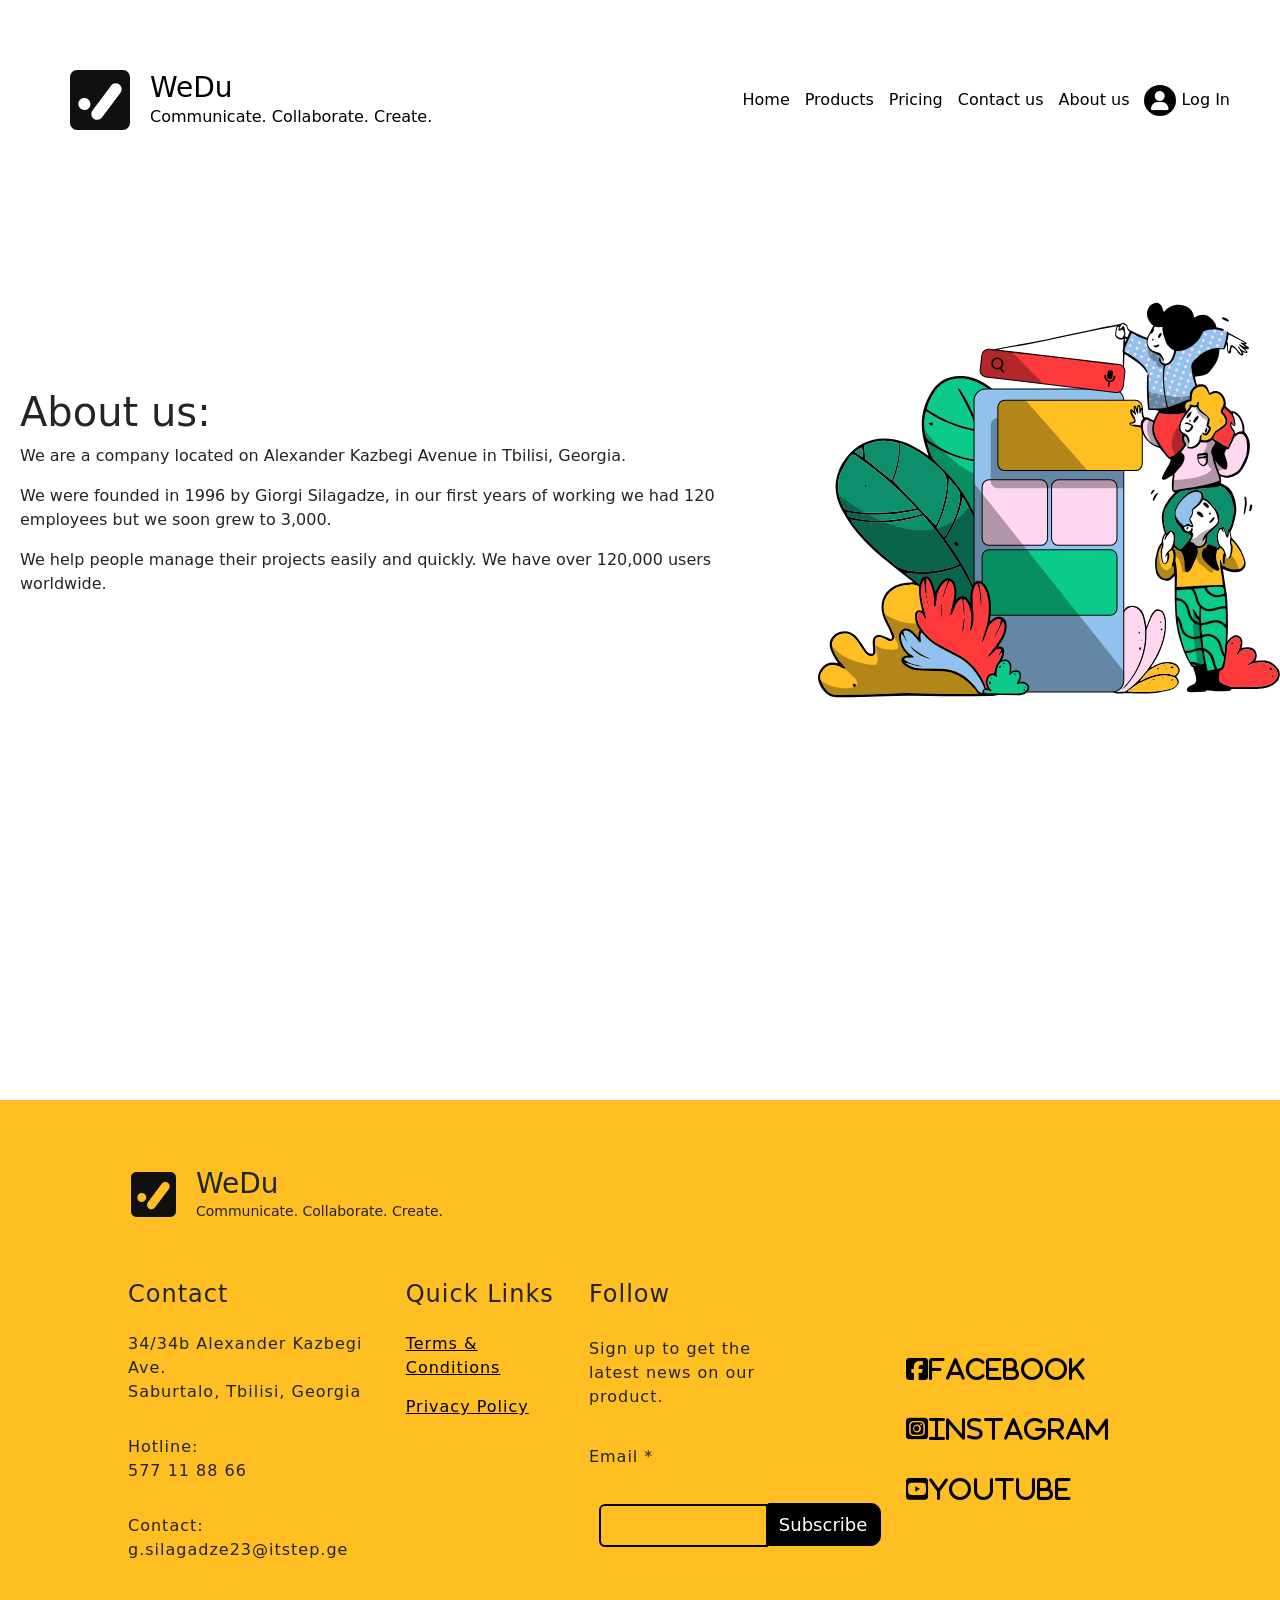
<file: about.html>
<!DOCTYPE html>
<html lang="en">
<head>
    <meta charset="UTF-8">
    <meta name="viewport" content="width=device-width, initial-scale=1.0">
    <title>WeDu</title>
    <link rel="stylesheet" href="style.css">
    <link rel="stylesheet" href="https://cdn.jsdelivr.net/npm/bootstrap@5.3.2/dist/css/bootstrap.min.css" integrity="sha384-T3c6CoIi6uLrA9TneNEoa7RxnatzjcDSCmG1MXxSR1GAsXEV/Dwwykc2MPK8M2HN" crossorigin="anonymous">
    <link rel="stylesheet" href="https://cdnjs.cloudflare.com/ajax/libs/font-awesome/6.4.2/css/all.min.css" integrity="sha512-z3gLpd7yknf1YoNbCzqRKc4qyor8gaKU1qmn+CShxbuBusANI9QpRohGBreCFkKxLhei6S9CQXFEbbKuqLg0DA==" crossorigin="anonymous" referrerpolicy="no-referrer" />
    <script src="https://cdn.jsdelivr.net/npm/bootstrap@5.3.2/dist/js/bootstrap.min.js" integrity="sha384-BBtl+eGJRgqQAUMxJ7pMwbEyER4l1g+O15P+16Ep7Q9Q+zqX6gSbd85u4mG4QzX+" crossorigin="anonymous"></script>
    <link rel="icon" type="image/x-icon" href="icon.png">
</head>
<body>
    <header>
        <a href="index.html" id="logolink">
            <div class="name">
                <svg id="logo" preserveAspectRatio="xMidYMid meet" data-bbox="23.5 23.5 153 153" viewBox="23.5 23.5 153 153" xmlns="http://www.w3.org/2000/svg" data-type="color" role="img" aria-label="Homepage"><defs><style>#comp-kybbhi6c svg [data-color="1"] {fill: #000000;}</style></defs>
                    <g>
                        <path d="M158.026 23.5H41.974C31.771 23.5 23.5 31.771 23.5 41.974v116.052c0 10.203 8.271 18.474 18.474 18.474h116.052c10.203 0 18.474-8.271 18.474-18.474V41.974c0-10.203-8.271-18.474-18.474-18.474zM62.37 125.347c-8.382 1.206-16.154-4.611-17.36-12.992s4.611-16.154 12.992-17.36c8.382-1.206 16.154 4.611 17.36 12.992s-4.61 16.154-12.992 17.36zm89.787-43.89-47.193 63.061a14.978 14.978 0 0 1-12.021 6.014c-3.127 0-6.279-.974-8.976-2.992-6.633-4.964-7.985-14.364-3.022-20.997l47.193-63.061c4.964-6.633 14.363-7.985 20.997-3.022 6.632 4.964 7.985 14.365 3.022 20.997z" fill="#111010" data-color="1"></path>
                    </g>
                </svg>
                <div class="title">
                    <h3>WeDu</h3>
                    <p>Communicate. Collaborate. Create.</p>
                </div>
            </div>
        </a>
        <nav>
            <a href="index.html" class="navlink">Home</a>
            <a href="products.html" class="navlink">Products</a>
            <a href="pricing.html" class="navlink">Pricing</a>
            <a href="contact.html" class="navlink">Contact us</a>
            <a href="about.html" class="navlink">About us</a>
            <a href="login.html" class="navlink"><span class="fa-solid fa-user fa-lg login" style="color: #ffffff;"></span>Log In</a>
        </nav>
    </header>
    <section>
        <main>
            <div class="text" id="about">
                <h1>About us:</h1>
                <p>We are a company located on Alexander Kazbegi Avenue in Tbilisi, Georgia.</p>
                <p>We were founded in 1996 by Giorgi Silagadze, in our first years of working we had 120
                employees but we soon grew to 3,000.</p>
                <p>We help people manage their projects easily and quickly. We have over 120,000 users worldwide.</p>
            </div>
            <svg id="main" preserveAspectRatio="xMidYMid meet" data-bbox="7.556 20.992 184.886 158.016" viewBox="7.556 20.992 184.886 158.016" height="600" width="600" xmlns="http://www.w3.org/2000/svg" data-type="color" role="presentation" aria-hidden="true" aria-label=""><defs><style>#comp-kyjx1reo svg [data-color="1"] {fill: #0ACB8B;}
                #comp-kyjx1reo svg [data-color="2"] {fill: #000000;}
                #comp-kyjx1reo svg [data-color="3"] {fill: #FFBF23;}
                #comp-kyjx1reo svg [data-color="4"] {fill: #07875D;}
                #comp-kyjx1reo svg [data-color="5"] {fill: #FFD7EF;}
                #comp-kyjx1reo svg [data-color="6"] {fill: #FE393C;}
                    #comp-kyjx1reo svg [data-color="8"] {fill: #FFFFFF;}</style></defs>
                        <g>
                        <path d="M75.776 89.668c.192 2.146.369 4.301.581 6.451.744 7.559.365 15.084-.693 22.584-.176 1.247-.096 2.423.145 3.661.627 3.214 1.121 6.455 1.624 9.692.408 2.627.748 5.264 1.132 7.895.052.358.189.704.395 1.444.344-.791.593-1.241.741-1.721 3.488-11.288 6.788-22.628 8.569-34.339 1.337-8.791 1.675-17.613.205-26.437-.101-.604-.234-1.203-.413-2.113-1.257 1.803-2.259 3.459-3.48 4.932-1.217 1.468-2.592 2.823-4.012 4.099-1.466 1.316-3.069 2.478-4.794 3.852zm8.236 11.572c.2-.229.31-.453.412-.45.209.007.413.137.62.216-.115.176-.2.457-.352.5-.159.045-.382-.138-.68-.266z" fill="#0ACB8B" data-color="1"></path>
                        <path d="M63.801 55.278c.317.298.715.545.937.903.912 1.467 1.828 2.937 2.637 4.462 3.035 5.718 5.041 11.802 6.276 18.15.059.303.127.605.212.901.032.113.124.208.268.437.336-.193.703-.355 1.015-.591 3.525-2.654 6.677-5.656 9.034-9.449.923-1.485 1.135-2.765.224-4.423-2.873-5.231-6.701-9.478-12.018-12.23-3.535-1.829-7.289-2.7-11.259-1.657-3.045.8-5.457 2.544-7.128 5.241-1.267 2.045-2.387 4.164-2.914 6.522 6.35 4.269 12.554 6.836 19.744 8.133-.649-2.991-1.896-5.652-3.184-8.276-1.297-2.644-2.757-5.208-4.146-7.807l.302-.316zm11.263 6.057c.007-.691.464-1.109 1.185-1.085.776.026 1.515.676 1.466 1.346-.053.729-.508 1.084-1.219 1.085-.828.001-1.44-.589-1.432-1.346z" fill="#0ACB8B" data-color="1"></path>
                        <path d="M75.751 107.004c.135-7.596-.302-14.72-1.704-21.909-4.063-.38-7.973-1.126-11.755-2.491-3.783-1.365-7.339-3.172-11.108-5.639.465 1.539.804 2.678 1.154 3.814.574 1.859 1.574 3.348 3.069 4.694 5.79 5.214 10.582 11.242 13.894 18.357.519 1.116 1.24 1.803 2.378 2.108 1.233.331 2.468.647 4.072 1.066z" fill="#0ACB8B" data-color="1"></path>
                        <path d="M50.846 64.493c-.922 3.481-.966 6.787-.142 10.046.21.829 1.084 1.646 1.859 2.144a61.821 61.821 0 0 0 6.091 3.467c4.118 2.026 8.492 3.263 13.036 3.89.427.059.858.092 1.288.112.174.008.352-.049.749-.111-.553-3.847-1.54-7.558-2.517-11.402-7.294-1.345-14.086-3.93-20.364-8.146zm.961 4.918c.613-.277.956-.562 1.265-.528.229.025.63.544.572.701-.113.306-.492.704-.764.706-.275.001-.554-.429-1.073-.879z" fill="#0ACB8B" data-color="1"></path>
                        <path d="M85.856 69.087c-4.616 6.575-4.616 6.575-11.588 12.268l1.29 7.077c.345-.132.642-.179.857-.338 4.292-3.179 8.138-6.766 10.675-11.585.46-.873.672-1.635.314-2.603-.551-1.492-.981-3.03-1.548-4.819z" fill="#0ACB8B" data-color="1"></path>
                        <path d="m75.714 107.854-4.868-1.102 3.69 10.034.31-.015.868-8.917z" fill="#0ACB8B" data-color="1"></path>
                        <path d="M15.577 165.388c-.579-.098-.879-.134-1.174-.2-4.2-.942-8.052 4.066-6.493 7.852.917 2.227 2.136 4.064 4.132 5.275.832.505 1.976.669 2.981.681 3.329.04 6.661-.026 9.99-.115 6.226-.165 12.45-.469 18.677-.535 4.808-.051 9.619.243 14.428.259 6.411.021 12.823-.078 19.234-.136.429-.004.858-.089 1.284-.156.945-.148 1.47-.696 1.298-1.664-.214-1.21-.541-2.4-.805-3.601-.102-.461-.278-.944-.227-1.394.158-1.406.539-2.795.602-4.201.355-7.853.595-15.708-.301-23.546-.079-.694-.079-1.299.429-1.895.386-.454.645-1.063.82-1.646 1.098-3.669 2.202-7.337 3.217-11.029a457.2 457.2 0 0 0 3.134-12.022c2.371-9.65 3.81-19.421 3.485-29.392-.238-7.292-1.447-14.395-4.382-21.128-2.522-5.788-6.479-10.321-11.861-13.611-2.576-1.575-5.369-2.54-8.351-2.789-5.372-.448-9.687 1.543-12.625 6.122-4.402 6.86-4.957 14.219-2.525 21.896.37 1.169.776 2.327 1.283 3.839-.699-.432-1.137-.677-1.549-.961-3.689-2.541-7.577-4.632-12.034-5.483-7.823-1.494-14.223.969-19.255 7.057-2.202 2.665-3.575 5.785-4.181 9.192-.76 4.278.421 8.234 2.344 11.983 2.271 4.429 5.21 8.388 8.667 11.973 4.605 4.775 9.733 8.938 14.94 13.012 1.541 1.206 3.078 2.417 4.97 3.904-.844.059-1.239.066-1.629.117-1.16.151-2.343.214-3.471.498-5.823 1.464-8.908 6.792-7.14 12.565.609 1.987 1.729 3.815 2.589 5.728.403.896.783 1.808 1.087 2.741.093.284-.102.663-.213 1.25-.752-.321-1.341-.59-1.944-.825-.857-.333-1.701-.766-2.592-.931-1.628-.302-2.789.616-2.921 2.283-.077.978.074 1.973.101 2.96.02.716.004 1.432.004 2.156-1.29.273-2.017-.301-2.6-1.025-.577-.717-1.005-1.554-1.543-2.306-.896-1.252-1.698-2.607-2.77-3.689-2.19-2.211-5.236-2.509-7.805-.974-2.063 1.233-3.09 3.562-2.437 5.882.314 1.116.85 2.182 1.381 3.221.452.873 1.038 1.674 1.751 2.808zm2.74 2.275.28-.423c-.39-.447-.774-.898-1.17-1.34-1.622-1.807-3.013-3.775-3.851-6.069-.99-2.71.199-5.107 2.918-6.059 2.164-.757 4.069-.173 5.592 1.386 1.022 1.046 1.77 2.36 2.637 3.557.686.946 1.276 1.984 2.075 2.82.789.826 1.902 1.37 3.017.754.997-.55.892-1.67.787-2.672-.038-.369-.134-.732-.161-1.101-.046-.616-.119-1.239-.074-1.851.099-1.349.741-1.86 2.098-1.661.539.079 1.065.294 1.575.503.397.162.752.423 1.137.619.798.406 1.654.708 2.428.065.797-.663.586-1.593.292-2.412-.331-.925-.804-1.798-1.208-2.697-.809-1.799-1.824-3.538-2.378-5.413-1.465-4.961 1.072-9.601 5.98-11.081 1.398-.422 2.895-.606 4.359-.695 1.509-.092 2.912.387 4.095 1.416.838.729 1.728 1.398 2.581 2.111 6.367 5.327 12.316 11.076 17.276 17.766 3.363 4.536 6.1 9.424 7.63 14.927.206.739.64 1.493 1.169 2.048 1.361 1.427 1.523 3.118 1.54 5.093-1.11.139-2.07.35-3.032.364-4.009.061-8.018.087-12.027.083-9.863-.008-19.713-.798-29.593-.119-6.207.427-12.456.219-18.68.449-2.137.079-3.767-.655-5.007-2.225-.745-.943-1.241-2.106-1.735-3.222-.957-2.159.029-3.818 1.502-5.318 1.396-1.421 3.073-1.429 4.809-.901.699.212 1.33.642 2.007.938.361.16.754.243 1.132.36zm45.717-42.07c-.334.263-.463.406-.622.482-.388.185-.782.363-1.189.502-5.994 2.051-12.108 2.75-18.381 1.624-2.334-.419-4.525-1.144-6.257-2.894-.431-.436-.959-.774-1.436-1.165-4.968-4.077-9.734-8.363-13.677-13.485-.63-.818-1.186-1.694-1.991-2.851 10.092 2.199 19.663 1.348 29.125-1.63 5.447 6.021 10.188 12.457 14.428 19.417zm11.742-35.925c1.725-1.375 3.329-2.537 4.794-3.854 1.42-1.276 2.795-2.631 4.012-4.099 1.221-1.473 2.223-3.128 3.48-4.932.179.911.313 1.509.413 2.113 1.47 8.824 1.132 17.645-.205 26.437-1.781 11.711-5.081 23.051-8.569 34.339-.149.481-.397.931-.741 1.721-.206-.74-.342-1.086-.395-1.444-.385-2.631-.724-5.268-1.132-7.895-.503-3.237-.997-6.478-1.624-9.692-.242-1.239-.321-2.414-.145-3.661 1.058-7.5 1.438-15.025.693-22.584-.212-2.148-.389-4.302-.581-6.449zm-11.975-34.39-.301.315c1.389 2.599 2.848 5.163 4.146 7.807 1.288 2.624 2.535 5.285 3.184 8.276-7.189-1.297-13.394-3.865-19.744-8.133.526-2.357 1.646-4.476 2.914-6.522 1.671-2.697 4.083-4.441 7.128-5.241 3.97-1.043 7.725-.172 11.259 1.657 5.317 2.752 9.144 6.999 12.018 12.23.911 1.658.698 2.939-.224 4.423-2.357 3.793-5.509 6.795-9.034 9.449-.312.235-.679.398-1.015.591-.144-.229-.236-.324-.268-.437a10.617 10.617 0 0 1-.212-.901c-1.236-6.348-3.242-12.431-6.276-18.15-.809-1.525-1.726-2.995-2.637-4.462-.224-.356-.621-.604-.938-.902zm.762 71.12c1.036 1.917 2.119 3.841 3.13 5.803 2.812 5.453 4.741 11.262 6.803 17.019 1.776 4.96 3.118 10.027 3.849 15.245.299 2.133.252 4.274-.386 6.439-.543-.561-.954-1.147-1.172-1.797-2.23-6.644-5.574-12.653-10.181-17.93a165.174 165.174 0 0 0-5.757-6.278c-5.166-5.339-10.943-9.974-16.804-14.508-.468-.362-.905-.765-1.356-1.149 7.543 1.039 14.744.245 21.874-2.844zm-17.548-23.146c-.891.229-1.417.391-1.953.498-4.914.978-9.887 1.367-14.886 1.389-3.579.016-7.141-.275-10.645-1.065-.765-.172-1.51-.288-1.92-1.202-2.074-4.626-2.992-9.323-.809-14.148a33.806 33.806 0 0 1 3.017-5.285c1.485-2.145 1.61-2.096 3.782-.59 5.995 4.158 11.591 8.809 16.865 13.848 2.135 2.038 4.178 4.175 6.549 6.555zm11.482 12.466c3.592-5.186 5.897-10.634 6.975-16.698.509.528.859 1.077 1.178 1.644 5.076 8.999 8.079 18.698 9.581 28.885.46 3.118.513 6.307 1.11 9.393.875 4.518 1.249 9.069 1.445 13.643.109 2.535.02 5.078.02 7.617-4.274-16.016-10.041-31.251-20.309-44.484zM40.294 77.154c1.827.781 3.325 1.322 4.732 2.04 4.264 2.175 7.895 5.203 11.466 8.373 2.242 1.99 2.957 4.253 2.686 7.05-.03.307-.025.619-.071.924a55.93 55.93 0 0 1-3.242 12.146c-.343.876-.805 1.704-1.171 2.471L37.668 92.335c1.854-4.551 3.163-9.475 2.626-15.181zm35.457 29.85c-1.604-.419-2.84-.735-4.072-1.066-1.139-.306-1.859-.993-2.378-2.108-3.312-7.114-8.104-13.142-13.894-18.357-1.495-1.347-2.495-2.835-3.069-4.694-.351-1.136-.689-2.275-1.154-3.814 3.769 2.467 7.325 4.273 11.108 5.639 3.782 1.365 7.691 2.11 11.755 2.491 1.402 7.189 1.839 14.313 1.704 21.909zM50.846 64.493c6.278 4.216 13.07 6.801 20.365 8.146.977 3.844 1.964 7.555 2.517 11.402-.397.062-.575.119-.749.111-.43-.021-.861-.053-1.288-.112-4.544-.627-8.918-1.864-13.036-3.89a61.821 61.821 0 0 1-6.091-3.467c-.776-.498-1.65-1.315-1.859-2.144-.825-3.259-.781-6.565.141-10.046zM39.68 77.159c.649 5.273-.733 10.044-2.558 14.966a69626.44 69626.44 0 0 0-10.619-8.585l-.437-5.215c4.251-2.256 8.699-2.569 13.614-1.166zm46.176-8.072c.567 1.789.997 3.327 1.549 4.819.358.967.145 1.73-.314 2.603-2.537 4.819-6.383 8.406-10.675 11.585-.215.159-.512.206-.857.338l-1.29-7.077c6.971-5.693 6.971-5.693 11.587-12.268zm-30.781 41.981c3.085-6.198 4.858-12.526 4.932-19.738 1.211 1.508 2.051 2.721 3.06 3.771 1.39 1.447 1.573 3.086 1.261 4.956-.827 4.956-2.835 9.436-5.365 13.713-.231.39-.58.708-.944 1.142l-2.944-3.844zm-5.999-5.471c-.905.256-1.533.475-2.178.608-2.533.519-5.056 1.109-7.611 1.491-6.153.921-12.28.694-18.349-.721-1.363-.318-1.462-.46-1.85-2.074 9.541 1.694 18.993 1.195 28.46-.946l1.528 1.642zm26.638 2.257-.869 8.918-.31.015-3.69-10.034 4.869 1.101zM22.188 80.725l2.816-1.768c.622 1.352.627 2.498.463 3.901l-3.279-2.133z" fill="#000000" data-color="2"></path>
                        <path d="M18.317 167.663c-.378-.117-.771-.2-1.132-.358-.677-.296-1.308-.725-2.007-.938-1.736-.528-3.413-.519-4.809.901-1.474 1.5-2.459 3.158-1.502 5.318.494 1.115.99 2.278 1.735 3.222 1.24 1.57 2.871 2.304 5.007 2.225 6.224-.23 12.473-.022 18.68-.449 9.88-.679 19.73.111 29.593.119 4.009.003 8.019-.022 12.027-.083.963-.015 1.922-.225 3.032-.364-.017-1.975-.179-3.667-1.54-5.093a5.045 5.045 0 0 1-1.169-2.048c-1.53-5.503-4.267-10.392-7.63-14.927-4.96-6.69-10.909-12.439-17.276-17.766-.853-.713-1.743-1.382-2.581-2.111-1.183-1.029-2.585-1.508-4.095-1.416-1.464.089-2.96.273-4.359.695-4.909 1.48-7.445 6.12-5.98 11.081.554 1.876 1.569 3.614 2.378 5.413.404.899.877 1.772 1.208 2.697.293.818.504 1.749-.292 2.412-.774.643-1.63.341-2.428-.065-.385-.196-.74-.456-1.137-.619-.51-.209-1.036-.424-1.575-.503-1.358-.199-1.999.313-2.098 1.661-.045.612.028 1.235.074 1.851.028.369.123.733.161 1.101.104 1.003.21 2.122-.787 2.672-1.115.615-2.228.072-3.017-.754-.799-.837-1.389-1.874-2.075-2.82-.867-1.197-1.616-2.511-2.637-3.557-1.523-1.559-3.428-2.143-5.592-1.386-2.719.952-3.908 3.349-2.918 6.059.838 2.294 2.228 4.262 3.851 6.069.396.441.78.893 1.17 1.34l-.28.421zm39.315-12.753c.625-.374.945-.723 1.264-.722.614.002 1.088.427.929 1.073-.068.276-.633.643-.913.599-.371-.059-.685-.481-1.28-.95zm-35.473 20.039c-.31-.333-.699-.571-.686-.784.015-.253.439-.716.576-.679.317.086.569.418.847.65l-.737.813zm32.993-23.536c-.187-.354-.337-.531-.358-.723-.01-.093.266-.326.332-.299.188.078.415.231.467.404.034.113-.21.31-.441.618z" fill="#FFBF23" data-color="3"></path>
                        <path d="M64.034 125.593c-4.24-6.96-8.981-13.396-14.428-19.418-9.462 2.978-19.033 3.829-29.125 1.63.805 1.157 1.361 2.033 1.991 2.851 3.944 5.121 8.709 9.407 13.677 13.485.477.391 1.005.729 1.436 1.165 1.732 1.75 3.923 2.475 6.257 2.894 6.273 1.127 12.387.427 18.381-1.624.406-.139.801-.317 1.189-.502.159-.075.288-.218.622-.481z" fill="#0E8F6B" data-color="4"></path>
                        <path d="M64.563 126.398c-7.131 3.089-14.332 3.883-21.875 2.844.451.384.888.787 1.356 1.149 5.861 4.534 11.637 9.169 16.804 14.508 1.974 2.04 3.89 4.14 5.757 6.278 4.607 5.277 7.95 11.285 10.181 17.93.218.651.629 1.237 1.172 1.797.638-2.166.685-4.306.386-6.439-.731-5.219-2.073-10.286-3.849-15.245-2.062-5.757-3.991-11.566-6.803-17.019-1.01-1.962-2.092-3.886-3.129-5.803z" fill="#0E8F6B" data-color="4"></path>
                        <path d="M47.015 103.252c-2.371-2.379-4.414-4.516-6.549-6.556-5.274-5.039-10.87-9.69-16.865-13.848-2.172-1.506-2.297-1.555-3.782.59a33.897 33.897 0 0 0-3.017 5.285c-2.182 4.825-1.264 9.523.809 14.148.41.914 1.155 1.03 1.92 1.202 3.504.79 7.066 1.081 10.645 1.065 4.999-.022 9.972-.41 14.886-1.389.536-.107 1.062-.268 1.953-.497zm-19.97-8.795c-.255.17-.468.368-.516.333a1.11 1.11 0 0 1-.379-.493c-.02-.054.277-.326.353-.297.182.069.32.258.542.457z" fill="#0E8F6B" data-color="4"></path>
                        <path d="M58.497 115.718c10.269 13.233 16.036 28.468 20.31 44.484 0-2.539.089-5.083-.02-7.617-.196-4.574-.571-9.125-1.445-13.643-.598-3.086-.65-6.275-1.11-9.393-1.502-10.186-4.505-19.885-9.581-28.885-.32-.567-.669-1.116-1.178-1.644-1.08 6.064-3.384 11.512-6.976 16.698zm3.345 1.787c.398-.448.575-.825.845-.912.499-.16 1.412.725 1.261 1.248-.092.318-.664.81-.786.749-.46-.228-.824-.651-1.32-1.085z" fill="#0E8F6B" data-color="4"></path>
                        <path d="M40.294 77.154c.537 5.706-.771 10.63-2.626 15.18l17.026 17.823c.367-.766.829-1.595 1.171-2.471a55.93 55.93 0 0 0 3.242-12.146c.046-.305.041-.617.071-.924.271-2.797-.444-5.06-2.686-7.05-3.571-3.17-7.202-6.198-11.466-8.373-1.408-.717-2.905-1.258-4.732-2.039z" fill="#0E8F6B" data-color="4"></path>
                        <path d="M39.68 77.159c-4.915-1.403-9.363-1.09-13.613 1.166l.437 5.215 10.619 8.585c1.824-4.923 3.206-9.693 2.557-14.966z" fill="#0E8F6B" data-color="4"></path>
                        <path d="m55.075 111.068 2.945 3.844c.363-.434.713-.752.944-1.142 2.531-4.277 4.539-8.757 5.365-13.713.312-1.87.128-3.509-1.261-4.956-1.009-1.05-1.85-2.263-3.06-3.771-.075 7.212-1.848 13.54-4.933 19.738z" fill="#0E8F6B" data-color="4"></path>
                        <path d="m49.076 105.597-1.528-1.642c-9.466 2.141-18.918 2.639-28.46.946.388 1.614.487 1.756 1.85 2.074 6.069 1.416 12.196 1.642 18.349.721 2.554-.382 5.078-.972 7.611-1.491.646-.132 1.273-.352 2.178-.608z" fill="#0E8F6B" data-color="4"></path>
                        <path d="m22.188 80.725 3.279 2.134c.164-1.403.159-2.549-.463-3.901l-2.816 1.767z" fill="#0E8F6B" data-color="4"></path>
                        <path d="M57.632 154.91c.595.468.909.891 1.28.95.28.045.845-.323.913-.599.159-.646-.315-1.07-.929-1.073-.319 0-.639.349-1.264.722z" fill="#000000" data-color="2"></path>
                        <path d="m22.159 174.949.736-.814c-.278-.232-.53-.564-.847-.65-.137-.037-.56.426-.576.679-.012.214.377.452.687.785z" fill="#000000" data-color="2"></path>
                        <path d="M55.152 151.413c.231-.308.475-.505.441-.618-.052-.172-.279-.326-.467-.404-.066-.027-.342.206-.332.299.021.192.171.369.358.723z" fill="#000000" data-color="2"></path>
                        <path d="M84.012 101.24c.297.127.52.311.68.266.152-.043.238-.324.352-.5-.206-.079-.411-.209-.62-.216-.101-.003-.211.222-.412.45z" fill="#000000" data-color="2"></path>
                        <path d="M75.064 61.335c-.008.757.604 1.347 1.432 1.347.711 0 1.166-.356 1.219-1.085.049-.67-.69-1.32-1.466-1.346-.722-.025-1.178.393-1.185 1.084z" fill="#000000" data-color="2"></path>
                        <path d="M27.045 94.457c-.222-.2-.36-.388-.542-.457-.076-.029-.373.243-.353.297.071.19.214.376.379.493.048.035.26-.163.516-.333z" fill="#000000" data-color="2"></path>
                        <path d="M61.842 117.505c.495.434.859.857 1.319 1.086.122.061.694-.431.786-.749.152-.524-.762-1.408-1.261-1.248-.268.085-.445.463-.844.911z" fill="#000000" data-color="2"></path>
                        <path d="M51.807 69.411c.519.45.798.88 1.074.878.271-.002.651-.4.764-.706.058-.157-.343-.676-.572-.701-.31-.033-.653.252-1.266.529z" fill="#000000" data-color="2"></path>
                        <path d="M49.464 70.784S71.53 102.837 90.291 87.92c0 0-.559 26.539-10.656 54.09 0 0-.298 28.027-1.404 29.612 0 0-6.956-22.45-40.196-45.426-12.279-6.737-21.629-22.764-22.881-28.782 0 0 33.994 29.18 52.961 5.397 0 0-6.796-13.318-15.964-19.819 0 0-3.003-9.355-2.687-12.208z" opacity=".3" fill="#000000" data-color="2"></path>
                        <path d="M59.826 144.412s-11.422 10.503-25.513 1.257l3.539 9.126s3.392 4.46 1.021 4.935c-2.371.476-6.232.286-8.648-1.839 0 0 2.958 8.181-.361 8.181s-14.024-2.409-16.891-8.181c0 0-.021 5.327 8.039 12.144 8.061 6.818-7.55 6.73-12.942 1.7 0 0-1.915 7.654 13.417 6.703 15.331-.951 55.482.644 57.455-1.184.001.001-2.115-17.561-19.116-32.842z" opacity=".3" fill="#000000" data-color="2"></path>
                        <path d="M140.826 167.041c.116-.196.225-.397.349-.588 1.392-2.144 2.689-4.34 3.635-6.727.872-2.202 1.605-4.441 1.887-6.806.172-1.438.287-2.881.199-4.329-.071-1.164-.337-2.287-.854-3.34-.455-.928-1.197-1.409-2.232-1.455-.665-.03-1.228.167-1.687.656a7.153 7.153 0 0 0-1.414 2.167c-.468 1.135-.898 2.286-1.348 3.429-.066.168-.151.328-.293.633-.146-.785-.233-1.419-.385-2.037-.254-1.028-.507-2.059-.839-3.063-.438-1.323-1.352-2.256-2.592-2.87-1.261-.624-2.523-.495-3.761.051-.562.248-.955.721-1.299 1.224-.688 1.006-1.138 2.117-1.458 3.287-.565 2.063-.744 4.172-.752 6.3-.011 2.799.14 5.589.395 8.377.162 1.775.243 3.56.305 5.343a13.52 13.52 0 0 1-.498 4.22c-.391 1.361-.986 2.61-1.854 3.729-.206.266-.421.533-.575.829-.304.582-.105 1.035.541 1.209.391.105.804.177 1.207.176.937-.002 1.873-.069 2.81-.089.959-.02 1.919-.038 2.877-.016 2.066.047 4.132.199 6.196.162a34.584 34.584 0 0 0 8.818-1.297c1.279-.361 2.403-.961 3.268-2.002.668-.803.765-1.621.239-2.534-.201-.35-.458-.667-.671-.972.332-.456.673-.891.978-1.35.432-.65.473-1.344.179-2.069-.377-.931-1.08-1.52-1.973-1.902a6.346 6.346 0 0 0-2.739-.529c-1.885.066-3.643.588-5.288 1.505-.434.242-.859.5-1.288.751l-.083-.073zm-11.619 8.684.154.151c.169-.119.356-.218.504-.36.572-.55 1.169-1.08 1.69-1.677 3.745-4.292 6.085-9.267 7.142-14.863.4-2.119.485-4.259.473-6.408-.002-.308.001-.642.111-.921.642-1.636 1.279-3.276 1.998-4.879.291-.648.758-1.224 1.189-1.8.322-.43.792-.584 1.339-.56.801.036 1.366.406 1.723 1.111.486.959.754 1.984.81 3.053a22.785 22.785 0 0 1-.817 7.37c-.975 3.49-2.566 6.686-4.515 9.728-2.588 4.038-5.738 7.538-9.565 10.429-.55.415-1.095.647-1.78.615-.43-.02-.863.056-1.295.062-.431.006-.864-.011-1.295-.041-.254-.018-.511-.069-.727-.31.156-.217.286-.417.434-.602 1.652-2.072 2.422-4.466 2.561-7.085.107-2.028-.055-4.051-.24-6.066-.255-2.785-.511-5.569-.595-8.366-.056-1.86.02-3.713.373-5.545.28-1.451.681-2.857 1.532-4.099.567-.827 1.254-1.414 2.285-1.606 1.031-.191 1.953-.047 2.808.557a4.73 4.73 0 0 1 1.681 2.122c.541 1.325.811 2.722 1.061 4.122.363 2.032.34 4.079.174 6.127-.299 3.69-1.221 7.214-2.825 10.552-1.481 3.081-3.305 5.931-5.688 8.399-.244.252-.467.526-.7.79zm2.357.869c.211-.172.332-.279.461-.376.421-.32.864-.614 1.263-.959.899-.776 1.899-1.396 2.958-1.914 1.229-.601 2.462-1.201 3.728-1.715 1.762-.715 3.578-1.26 5.497-1.363 1.504-.08 2.97.093 4.389.621.841.313 1.318.933 1.53 1.777.131.524.014.995-.347 1.412-.383.443-.812.835-1.35 1.059-.618.257-1.247.514-1.896.667-1.517.357-3.035.732-4.601.824-1.725.101-3.45.278-5.176.281-2.039.003-4.079-.145-6.118-.23-.066-.002-.132-.031-.338-.084zm5.088-4.147a6.183 6.183 0 0 1-.074-.096c.038-.059.071-.123.116-.177.946-1.12 1.889-2.243 2.843-3.356.17-.198.365-.39.584-.526.856-.532 1.701-1.088 2.595-1.549 1.714-.883 3.539-1.361 5.483-1.209 1.021.08 1.999.346 2.768 1.073.943.891 1.24 2.18.065 3.198-.054.047-.112.093-.156.15-.271.356-.572.393-1.003.239-1.775-.633-3.609-.745-5.466-.48-2.328.333-4.501 1.149-6.603 2.175-.384.188-.768.372-1.152.558z" fill="#000000" data-color="2"></path>
                        <path d="M129.207 175.725c.233-.264.456-.538.7-.791 2.383-2.468 4.207-5.318 5.688-8.399 1.604-3.337 2.527-6.862 2.825-10.552.166-2.048.188-4.095-.174-6.127-.25-1.4-.52-2.797-1.061-4.122a4.736 4.736 0 0 0-1.681-2.122c-.855-.604-1.777-.748-2.808-.557-1.03.191-1.718.779-2.285 1.606-.851 1.242-1.252 2.648-1.532 4.099-.353 1.832-.429 3.685-.373 5.545.084 2.797.34 5.581.595 8.366.184 2.015.347 4.038.24 6.066-.138 2.619-.908 5.013-2.561 7.085-.148.185-.278.385-.434.602.216.241.473.292.727.31.431.03.863.047 1.295.041.432-.006.866-.082 1.295-.062.685.033 1.23-.199 1.78-.615 3.827-2.891 6.977-6.391 9.565-10.429 1.949-3.041 3.54-6.238 4.515-9.728.674-2.411.948-4.87.817-7.37a7.576 7.576 0 0 0-.81-3.053c-.357-.705-.923-1.075-1.723-1.111-.548-.025-1.018.13-1.339.56-.431.576-.898 1.151-1.189 1.8-.718 1.603-1.356 3.243-1.998 4.879-.11.279-.112.613-.111.921.011 2.149-.073 4.289-.473 6.408-1.057 5.596-3.397 10.571-7.142 14.863-.521.597-1.118 1.127-1.69 1.677-.147.142-.335.241-.504.36a7.231 7.231 0 0 1-.154-.15zm6.96-15.989c.067-.24.096-.461.194-.645.053-.098.237-.192.343-.174.097.016.241.187.238.286a2.195 2.195 0 0 1-.147.689c-.065.175-.248.254-.413.163-.1-.056-.147-.212-.215-.319zm9.081-7.465c-.489-.275-.58-.44-.417-.713.043-.072.148-.159.216-.153.103.01.235.071.292.154.16.232.049.449-.091.712zm-9.334.734c.056-.052.147-.198.272-.237.155-.048.351.186.305.387a.568.568 0 0 1-.274.343c-.142.064-.299-.159-.303-.493zm8.906-3.721c-.266-.156-.349-.349-.172-.59.035-.048.204-.068.244-.03.199.192.229.4-.072.62zm-8.997 1.394c.139-.05.215-.1.284-.093.043.005.12.119.106.146-.035.069-.11.155-.173.159-.052.003-.11-.102-.217-.212zm1.437 5.229c.084.126.17.199.163.259-.009.069-.103.126-.159.189-.057-.062-.15-.118-.159-.186-.009-.061.075-.135.155-.262z" fill="#FFD7EF" data-color="5"></path>
                        <path d="M131.564 176.594c.207.053.273.083.34.085 2.039.085 4.079.233 6.118.23 1.725-.002 3.45-.179 5.176-.281 1.566-.092 3.084-.467 4.601-.824.649-.153 1.278-.409 1.896-.667.538-.224.967-.616 1.35-1.059.361-.417.478-.888.347-1.412-.212-.844-.689-1.465-1.53-1.777-1.419-.528-2.886-.701-4.389-.621-1.919.102-3.735.647-5.497 1.363-1.266.514-2.5 1.114-3.728 1.715-1.059.518-2.059 1.137-2.958 1.914-.399.345-.842.639-1.263.959-.131.096-.253.203-.463.375zm10.445-5.045c.114.12.224.187.255.28.05.149-.141.366-.289.318-.104-.034-.238-.181-.236-.275.002-.098.153-.192.27-.323zm7.279.829c-.127-.152-.271-.249-.271-.346.001-.088.146-.224.25-.25.164-.042.366.029.346.23-.011.116-.184.216-.325.366zm-3.757-1.06c-.09-.095-.186-.152-.196-.221-.009-.058.109-.194.128-.186.093.037.171.11.255.17l-.187.237zm-5.495 2.005c.107-.083.199-.19.233-.174.081.038.134.134.198.207-.068.048-.135.131-.204.132-.062.002-.126-.087-.227-.165z" fill="#FFBF23" data-color="3"></path>
                        <path d="M136.652 172.447c.384-.186.769-.37 1.152-.557 2.103-1.026 4.275-1.842 6.603-2.175 1.857-.266 3.691-.153 5.466.48.431.154.732.116 1.003-.239.043-.057.101-.103.156-.15 1.176-1.018.878-2.307-.065-3.198-.769-.727-1.747-.993-2.768-1.073-1.944-.152-3.769.326-5.483 1.209-.894.46-1.74 1.016-2.595 1.549a2.628 2.628 0 0 0-.584.526c-.954 1.113-1.897 2.236-2.843 3.356-.045.053-.077.117-.116.177l.074.095zm12.743-5.111c-.127-.022-.286-.012-.396-.081-.101-.063-.211-.215-.203-.319.007-.103.144-.258.247-.28.284-.06.561.005.763.242a.24.24 0 0 1-.12.392c-.089.025-.185.03-.291.046zm-5.332.173c-.19.113-.334.231-.5.282-.071.022-.234-.077-.265-.156-.032-.081.014-.255.084-.301.204-.135.434-.209.681.175zm1.846-1.115c.129-.114.197-.211.286-.238.05-.015.136.084.205.132-.067.084-.12.191-.207.241-.039.023-.143-.064-.284-.135zm1.16 1.388c-.093-.11-.187-.172-.191-.239-.004-.071.079-.146.123-.22.08.065.182.119.23.203.019.033-.083.135-.162.256z" fill="#FFBF23" data-color="3"></path>
                        <path d="M136.167 159.736c.068.107.115.263.216.319.165.09.348.012.413-.163.081-.219.14-.457.147-.689.003-.099-.141-.27-.238-.286-.106-.018-.29.076-.343.174-.099.184-.128.405-.195.645z" fill="#000000" data-color="2"></path>
                        <path d="M145.248 152.271c.14-.263.251-.48.091-.712a.438.438 0 0 0-.292-.154c-.068-.006-.173.081-.216.153-.163.274-.072.439.417.713z" fill="#000000" data-color="2"></path>
                        <path d="M135.914 153.005c.004.335.161.558.302.493a.56.56 0 0 0 .274-.343c.046-.2-.149-.435-.305-.387-.124.038-.216.185-.271.237z" fill="#000000" data-color="2"></path>
                        <path d="M144.82 149.284c.301-.219.271-.428.071-.62-.039-.038-.208-.018-.244.03-.175.24-.092.433.173.59z" fill="#000000" data-color="2"></path>
                        <path d="M135.823 150.678c.107.11.165.215.218.212.063-.003.138-.09.173-.159.014-.027-.063-.142-.106-.146-.07-.007-.146.043-.285.093z" fill="#000000" data-color="2"></path>
                        <path d="M137.26 155.907c-.08.127-.164.201-.156.262.009.068.103.125.159.186.057-.063.15-.12.159-.189.009-.06-.078-.133-.162-.259z" fill="#000000" data-color="2"></path>
                        <path d="M142.009 171.549c-.117.131-.268.225-.27.322-.002.094.132.242.236.275.148.048.339-.169.289-.318-.031-.092-.141-.159-.255-.279z" fill="#000000" data-color="2"></path>
                        <path d="M149.288 172.378c.141-.15.314-.25.326-.366.02-.202-.182-.272-.346-.23-.104.026-.249.163-.25.25-.001.097.143.194.27.346z" fill="#000000" data-color="2"></path>
                        <path d="m145.531 171.318.186-.237c-.084-.06-.162-.133-.255-.17-.019-.007-.136.128-.128.186.011.069.108.126.197.221z" fill="#000000" data-color="2"></path>
                        <path d="M140.036 173.323c.102.079.165.167.227.165.069-.002.136-.085.204-.132-.064-.073-.118-.169-.198-.207-.035-.016-.126.09-.233.174z" fill="#000000" data-color="2"></path>
                        <path d="M149.395 167.336c.107-.016.202-.02.291-.046a.24.24 0 0 0 .12-.392c-.202-.237-.479-.302-.763-.242-.103.022-.24.177-.247.28-.007.104.103.257.203.319.11.069.269.059.396.081z" fill="#000000" data-color="2"></path>
                        <path d="M144.063 167.509c-.247-.384-.477-.31-.681-.175-.07.046-.116.221-.084.301.031.079.194.178.265.156.166-.051.311-.17.5-.282z" fill="#000000" data-color="2"></path>
                        <path d="M145.909 166.394c.141.071.245.158.284.135.086-.051.14-.157.207-.241-.07-.048-.155-.148-.205-.132-.09.027-.157.124-.286.238z" fill="#000000" data-color="2"></path>
                        <path d="M147.069 167.782c.08-.121.181-.223.162-.256-.048-.084-.15-.137-.23-.203-.045.073-.127.149-.123.22.004.068.098.13.191.239z" fill="#000000" data-color="2"></path>
                        <path d="M163.541 167.515c-.099-.316-.163-.567-.256-.806-.542-1.394-.723-2.85-.719-4.331.004-1.556.523-2.958 1.447-4.185.926-1.23 2.251-1.534 3.695-1.314.854.13 1.385.793 1.881 1.443.179.235.321.499.531.83.143-.342.256-.607.365-.873.485-1.187 1.185-2.231 2.151-3.07.4-.347.864-.668 1.354-.856 1.631-.626 3.379.523 3.499 2.268.031.447.018.904-.042 1.347-.056.413-.202.814-.326 1.289.183-.026.344-.031.495-.072.97-.267 1.936-.257 2.934-.111 2.158.314 3.15 2.557 2.495 4.366-.101.278-.221.548-.376.93.256-.012.444-.025.633-.03.987-.024 1.978-.118 2.96-.055 2.491.161 4.317 1.478 5.66 3.514.953 1.445.512 3.878-.639 5.019-1.321 1.31-2.904 2.095-4.705 2.466-1.563.322-3.148.375-4.739.373-2.426-.004-4.852.053-7.277.021-2.813-.037-5.632-.023-8.421-.484-1.253-.207-2.43-.645-3.545-1.244a7.14 7.14 0 0 1-2.246-1.911c-.341-.435-.574-.909-.602-1.476-.012-.238-.064-.476-.11-.711-.353-1.807.923-3.092 2.715-2.715.373.077.728.229 1.188.378zm2.576 3.972-.15.12c-.534-.367-.819-.951-1.066-1.505-.409-.918-1.162-1.426-1.959-1.899a2.955 2.955 0 0 0-1.009-.35c-.728-.119-1.202.154-1.544.808-.398.761-.333 1.502.094 2.23.66 1.125 1.613 1.917 2.766 2.491a11.373 11.373 0 0 0 4.486 1.187c2.57.14 5.142.288 7.715.328 2.424.038 4.851-.067 7.276-.094a21.465 21.465 0 0 0 4.013-.432c1.51-.304 2.835-.955 3.897-2.086 1.04-1.107 1.315-2.895.543-4.086-1.227-1.894-2.944-3.07-5.255-3.142a22.38 22.38 0 0 0-3.137.146c-.581.064-1.146.307-1.71.495-.367.123-.711.32-1.083.425-.149.042-.343-.075-.708-.17.616-.407 1.05-.719 1.508-.989.53-.314.957-.726 1.266-1.251.802-1.358.271-3.185-1.102-3.626a6.181 6.181 0 0 0-1.941-.276c-1.166.015-2.131.518-2.862 1.458-.245.315-.436.717-.971.836-.036-.202-.134-.39-.079-.505.181-.376.411-.729.635-1.083a6.064 6.064 0 0 0 .931-3.951c-.114-1.099-1.173-1.796-2.235-1.487-.442.129-.873.4-1.228.703-.977.833-1.662 1.888-2.097 3.097-.51 1.416-.892 2.865-1.085 4.362-.038.297-.076.6-.169.883-.043.13-.218.216-.433.415-.048-.365-.12-.596-.101-.82.063-.747.117-1.498.251-2.234.257-1.41-.204-2.547-1.256-3.449-.279-.24-.678-.445-1.035-.468-1.187-.079-2.267.202-2.987 1.267-.757 1.12-1.202 2.345-1.179 3.716.023 1.361.183 2.706.72 3.966.553 1.296 1.172 2.563 1.761 3.843.175.376.347.752.519 1.127z" fill="#000000" data-color="2"></path>
                        <path d="m166.117 171.487-.517-1.127c-.59-1.28-1.208-2.547-1.761-3.843-.537-1.259-.697-2.604-.72-3.966-.023-1.371.422-2.595 1.179-3.716.719-1.065 1.8-1.347 2.987-1.267.357.024.756.229 1.035.468 1.051.902 1.513 2.038 1.256 3.449-.134.736-.188 1.487-.251 2.234-.019.223.052.454.101.82.215-.199.39-.285.433-.415.093-.282.131-.585.169-.883.193-1.497.576-2.946 1.085-4.362.435-1.209 1.12-2.264 2.097-3.097.355-.303.786-.574 1.228-.703 1.062-.309 2.121.388 2.235 1.487a6.07 6.07 0 0 1-.931 3.951c-.224.354-.454.707-.635 1.083-.055.114.043.303.079.505.535-.119.727-.521.971-.836.731-.94 1.696-1.442 2.862-1.458a6.181 6.181 0 0 1 1.941.276c1.373.441 1.904 2.268 1.102 3.626-.31.525-.736.937-1.266 1.251-.458.271-.892.583-1.508.989.365.094.559.212.708.17.371-.105.715-.302 1.083-.425.564-.188 1.129-.431 1.71-.495a22.38 22.38 0 0 1 3.137-.146c2.311.073 4.028 1.248 5.255 3.142.772 1.191.497 2.979-.543 4.086-1.062 1.131-2.388 1.781-3.897 2.086-1.325.267-2.66.417-4.013.432-2.426.027-4.852.132-7.276.094-2.573-.04-5.145-.188-7.715-.328a11.373 11.373 0 0 1-4.486-1.187c-1.153-.574-2.107-1.366-2.766-2.491-.427-.728-.491-1.469-.094-2.23.342-.654.816-.927 1.544-.808a2.97 2.97 0 0 1 1.009.35c.798.472 1.551.981 1.959 1.899.247.554.532 1.138 1.066 1.505l.148-.12zm23.03-3.263c.109-.101.246-.179.3-.296.038-.083-.007-.239-.067-.324a1.036 1.036 0 0 0-.333-.291c-.232-.128-.486-.293-.73-.034-.15.159.009.57.301.753.146.091.327.121.529.192zm.376 1.837c-.191.215-.36.322-.39.459-.052.242.133.416.357.401.124-.008.334-.2.332-.306-.002-.157-.158-.312-.299-.554zm-15.749-12.849c-.064-.056-.153-.2-.261-.215-.255-.037-.559.246-.522.472.014.086.134.199.224.218.302.065.536-.12.559-.475zm-9.399 5.618c.105-.234.222-.384.22-.531-.001-.09-.19-.255-.287-.249-.207.012-.301.199-.239.394.037.117.16.208.306.386zm13.702-.484c-.176-.099-.297-.224-.389-.205-.101.021-.175.173-.261.267.098.083.197.231.295.231.097.001.193-.15.355-.293zm8.399 3.955c-.143-.15-.204-.266-.293-.295-.21-.069-.352.053-.364.257-.004.068.141.203.22.204.12.002.241-.086.437-.166zm-21.59-6.688c-.09.17-.188.278-.191.389-.002.066.145.137.225.205.077-.103.187-.197.218-.313.013-.053-.128-.147-.252-.281zm14.683 1.076c-.173-.096-.273-.198-.347-.182-.09.02-.208.132-.221.218-.01.067.137.23.187.219.111-.022.204-.128.381-.255zm-12.722-1.688c.118-.158.237-.249.224-.317-.013-.076-.138-.153-.23-.182-.037-.012-.163.104-.161.159.004.088.08.174.167.34zm20.02 9.233c.091-.124.195-.228.179-.253a.544.544 0 0 0-.237-.195c-.024-.01-.161.129-.149.172.026.091.116.163.207.276zm-6.481-5.421c.07-.114.142-.192.159-.281.007-.036-.137-.147-.162-.133a.458.458 0 0 0-.188.206c-.013.028.095.108.191.208zm-14.306-1.839c-.18-.059-.316-.144-.359-.109-.069.055-.097.187-.1.288-.001.034.148.119.189.099.082-.04.139-.136.27-.278zm9.195-4.258c.055-.089.132-.159.125-.22-.006-.059-.098-.108-.153-.162l-.181.229.209.153z" fill="#FE393C" data-color="6"></path>
                        <path d="M189.147 168.224c-.202-.071-.384-.101-.528-.192-.293-.183-.451-.594-.301-.753.244-.26.498-.094.73.034.127.07.249.174.333.291.061.085.106.242.067.324-.054.117-.192.195-.301.296z" fill="#000000" data-color="2"></path>
                        <path d="M189.523 170.061c.141.242.297.397.299.555.002.106-.208.297-.332.306-.224.015-.409-.16-.357-.401.03-.138.199-.245.39-.46z" fill="#000000" data-color="2"></path>
                        <path d="M173.774 157.212c-.023.356-.257.541-.559.475-.09-.02-.21-.133-.224-.218-.037-.226.267-.509.522-.472.108.015.196.158.261.215z" fill="#000000" data-color="2"></path>
                        <path d="M164.375 162.83c-.146-.178-.269-.269-.306-.387-.062-.195.032-.382.239-.394.097-.005.286.16.287.249.002.148-.115.297-.22.532z" fill="#000000" data-color="2"></path>
                        <path d="M178.077 162.346c-.162.143-.258.294-.354.294-.098 0-.197-.148-.295-.231.086-.095.16-.247.261-.267.091-.02.212.104.388.204z" fill="#000000" data-color="2"></path>
                        <path d="M186.476 166.301c-.196.081-.317.168-.437.166-.079-.002-.224-.136-.22-.204.012-.204.154-.326.364-.257.09.029.15.145.293.295z" fill="#000000" data-color="2"></path>
                        <path d="M164.886 159.613c.124.133.265.228.251.281-.03.115-.14.21-.218.313-.08-.069-.227-.139-.225-.205.004-.111.102-.219.192-.389z" fill="#000000" data-color="2"></path>
                        <path d="M179.569 160.689c-.177.127-.27.233-.38.256-.05.01-.197-.152-.187-.219.013-.086.13-.198.221-.218.073-.017.173.084.346.181z" fill="#000000" data-color="2"></path>
                        <path d="M166.847 159.001c-.087-.167-.163-.252-.167-.34-.002-.054.124-.171.161-.159.091.029.216.107.23.182.013.069-.105.16-.224.317z" fill="#000000" data-color="2"></path>
                        <path d="M186.867 168.234c-.091-.113-.181-.185-.206-.276-.012-.043.125-.182.149-.172.092.04.182.112.237.195.015.025-.09.129-.18.253z" fill="#000000" data-color="2"></path>
                        <path d="M180.386 162.813c-.096-.101-.203-.18-.192-.208a.458.458 0 0 1 .188-.206c.025-.014.169.098.162.133-.017.089-.089.167-.158.281z" fill="#000000" data-color="2"></path>
                        <path d="M166.08 160.974c-.131.142-.187.238-.27.278-.042.02-.19-.065-.189-.099.003-.101.031-.233.1-.288.042-.034.179.05.359.109z" fill="#000000" data-color="2"></path>
                        <path d="m175.275 156.716-.209-.153.181-.229c.054.054.146.103.153.162.007.061-.07.131-.125.22z" fill="#000000" data-color="2"></path>
                        <path d="M74.652 55.576h50.726a4.62 4.62 0 0 1 4.613 4.627v112.084a4.62 4.62 0 0 1-4.613 4.627H74.652a4.62 4.62 0 0 1-4.613-4.627V60.203a4.62 4.62 0 0 1 4.613-4.627z" fill="#91C1ED" data-color="7"></path>
                        <path d="M125.377 177.114H74.652c-2.653 0-4.811-2.165-4.811-4.826V60.203c0-2.661 2.158-4.826 4.811-4.826h50.725c2.653 0 4.811 2.165 4.811 4.826v112.084c.001 2.662-2.158 4.827-4.811 4.827zM74.652 55.775c-2.434 0-4.414 1.986-4.414 4.428v112.084c0 2.442 1.98 4.428 4.414 4.428h50.725c2.434 0 4.414-1.986 4.414-4.428V60.203c0-2.442-1.98-4.428-4.414-4.428H74.652z" fill="#000000" data-color="2"></path>
                        <path d="M124.489 119.901h-48.42a2.792 2.792 0 0 0-2.788 2.796v20.684a2.792 2.792 0 0 0 2.788 2.796h48.42a2.792 2.792 0 0 0 2.788-2.796v-20.684a2.792 2.792 0 0 0-2.788-2.796z" fill="#0ACB8B" data-color="1"></path>
                        <path d="M124.489 146.376h-48.42a2.994 2.994 0 0 1-2.986-2.995v-20.684a2.995 2.995 0 0 1 2.986-2.996h48.42a2.994 2.994 0 0 1 2.986 2.996v20.684a2.993 2.993 0 0 1-2.986 2.995zM76.069 120.1a2.596 2.596 0 0 0-2.589 2.597v20.684a2.596 2.596 0 0 0 2.589 2.597h48.42a2.596 2.596 0 0 0 2.589-2.597v-20.684a2.596 2.596 0 0 0-2.589-2.597h-48.42z" fill="#000000" data-color="2"></path>
                        <path d="M124.489 91.889H103.87a2.792 2.792 0 0 0-2.788 2.796v20.684a2.792 2.792 0 0 0 2.788 2.796h20.619a2.792 2.792 0 0 0 2.788-2.796V94.685a2.792 2.792 0 0 0-2.788-2.796z" fill="#FFD7EF" data-color="5"></path>
                        <path d="M124.489 118.365H103.87a2.994 2.994 0 0 1-2.986-2.996V94.685a2.995 2.995 0 0 1 2.986-2.996h20.619a2.994 2.994 0 0 1 2.986 2.996v20.684a2.993 2.993 0 0 1-2.986 2.996zM103.87 92.088a2.596 2.596 0 0 0-2.589 2.597v20.684a2.596 2.596 0 0 0 2.589 2.597h20.619a2.596 2.596 0 0 0 2.589-2.597V94.685a2.596 2.596 0 0 0-2.589-2.597H103.87z" fill="#000000" data-color="2"></path>
                        <path d="M96.688 91.889H76.069a2.792 2.792 0 0 0-2.788 2.796v20.684a2.792 2.792 0 0 0 2.788 2.796h20.619a2.792 2.792 0 0 0 2.788-2.796V94.685a2.792 2.792 0 0 0-2.788-2.796z" fill="#FFD7EF" data-color="5"></path>
                        <path d="M96.688 118.365H76.069a2.994 2.994 0 0 1-2.986-2.996V94.685a2.995 2.995 0 0 1 2.986-2.996h20.619a2.994 2.994 0 0 1 2.986 2.996v20.684a2.994 2.994 0 0 1-2.986 2.996zM76.069 92.088a2.596 2.596 0 0 0-2.589 2.597v20.684a2.596 2.596 0 0 0 2.589 2.597h20.619a2.596 2.596 0 0 0 2.589-2.597V94.685a2.596 2.596 0 0 0-2.589-2.597H76.069z" fill="#000000" data-color="2"></path>
                        <path d="M79.51 67.192a2.792 2.792 0 0 0-2.788 2.796V92.54a2.792 2.792 0 0 0 2.788 2.796h50.464V67.192H79.51z" opacity=".3" fill="#000000" data-color="2"></path>
                        <path d="M136.713 70.276c-1.021-.435-2.038-.482-3.079-.383-.342.033-.73.013-1.06-.392.382-.069.699-.131 1.017-.183.96-.157 1.243-.491 1.023-1.427-.139-.589-.423-1.146-.674-1.703-.249-.552-.538-1.087-.751-1.672.67.323.913 1.115 1.751 1.558-.237-1.167-.616-2.121-.528-3.145.302.379.345.854.513 1.28.167.419.132.944.715 1.317.244-1.09-.125-2.113.315-3.207.491 1.035.209 2.042.347 3.065.669-.357.435-1.091 1.003-1.62-.179 1.041-.161 1.958.097 2.82v-3.698a2.792 2.792 0 0 0-2.788-2.796H82.355a2.792 2.792 0 0 0-2.788 2.796v22.552a2.792 2.792 0 0 0 2.788 2.796h52.258a2.792 2.792 0 0 0 2.788-2.796V67.905c-.434.702-.624 1.494-.688 2.371z" fill="#FFBF23" data-color="3"></path>
                        <path d="M82.355 60.09a2.792 2.792 0 0 0-2.788 2.796v22.552a2.792 2.792 0 0 0 2.788 2.796h33.109L90.639 60.09h-8.284z" opacity=".3" fill="#000000" data-color="2"></path>
                        <path d="M70.039 93.273v79.015a4.62 4.62 0 0 0 4.613 4.627h50.726a4.62 4.62 0 0 0 4.613-4.627v-3.7L70.039 93.273z" opacity=".3" fill="#000000" data-color="2"></path>
                        <path d="M158.053 166.862s1.995 5.235.767 6.62c-1.228 1.386-2.763 1.694-2.763 1.694l-.614.616.46.616 4.297.308 3.684-.924.46.308 3.223.462 4.758-.308v-1.078l-2.456-1.078-1.842-1.54-.307-1.386.307-3.079-3.377.462s-1.228.154-1.688-1.078c-.46-1.232-.46-1.694-.46-1.694s-2.607 1.233-4.449 1.079z" fill="#FFFFFF" data-color="8"></path>
                        <path d="M140.096 63.709s-.614-10.623-.46-13.702c0 0-.153-1.694-1.995-3.387-1.842-1.694-7.981-6.158-7.981-6.158l3.377-7.852 6.293 2.771s-.921 3.849 3.53 5.697c2.149.924 2.302 1.54 2.302 1.54s-.921 1.386-.307 2.155 2.763 2.001 4.604-1.232c1.842-3.233 1.228-3.695 1.228-3.695s5.832.308 8.748-4.311l2.149-3.233s5.372-2.463 9.976.616c0 0-.153 5.389-1.688 6.466 0 0-3.99-.77-7.06 1.386-3.07 2.155-5.218 4.157-5.372 5.081-.153.924.767 6.928 1.688 8.468 0 0-2.763 1.54-2.456 5.543 0-.002-7.06 4.771-16.576 3.847z" fill="#91C1ED" data-color="7"></path>
                        <path d="M163.436 31.953a.593.593 0 0 0 .801-.548c-.414.064-.796.143-1.136.227a.598.598 0 0 0 .335.321z" fill="#FFD7EF" data-color="5"></path>
                        <path d="M166.635 31.885a.593.593 0 0 0-.765.348.593.593 0 1 0 1.112.42.597.597 0 0 0-.347-.768z" fill="#FFD7EF" data-color="5"></path>
                        <path d="M169.416 32.933a.593.593 0 0 0-.765.348.593.593 0 1 0 1.112.42.598.598 0 0 0-.347-.768z" fill="#FFD7EF" data-color="5"></path>
                        <path d="M162.983 33.161a.593.593 0 0 0-.765.348.593.593 0 1 0 1.112.42.597.597 0 0 0-.347-.768z" fill="#FFD7EF" data-color="5"></path>
                        <path d="M165.764 34.21a.593.593 0 0 0-.765.348.593.593 0 1 0 1.112.42.596.596 0 0 0-.347-.768z" fill="#FFD7EF" data-color="5"></path>
                        <path d="M168.127 36.374c.307.116.65-.04.765-.348a.593.593 0 1 0-1.112-.42.597.597 0 0 0 .347.768z" fill="#FFD7EF" data-color="5"></path>
                        <path d="M170.561 36.654a.597.597 0 0 0 .165.656c.093-.328.172-.673.239-1.021a.592.592 0 0 0-.404.365z" fill="#FFD7EF" data-color="5"></path>
                        <path d="M159.679 35.205a.593.593 0 0 0-.006-.429l-.428.643c-.036.058-.074.114-.111.171a.593.593 0 0 0 .545-.385z" fill="#FFD7EF" data-color="5"></path>
                        <path d="M162.112 35.486a.596.596 0 0 0-.418 1.115.596.596 0 0 0 .418-1.115z" fill="#FFD7EF" data-color="5"></path>
                        <path d="M164.475 37.65c.307.116.65-.04.765-.348a.593.593 0 1 0-1.112-.42.598.598 0 0 0 .347.768z" fill="#FFD7EF" data-color="5"></path>
                        <path d="M166.909 37.931a.593.593 0 1 0 1.112.42.593.593 0 1 0-1.112-.42z" fill="#FFD7EF" data-color="5"></path>
                        <path d="M169.69 38.979a.595.595 0 0 0-.031.282.01.01 0 0 1 .003.001c.212-.149.398-.38.56-.669a.593.593 0 0 0-.532.386z" fill="#FFD7EF" data-color="5"></path>
                        <path d="M157.662 37.274a.594.594 0 0 0 1.146.256.598.598 0 0 0-.575-.806 8.404 8.404 0 0 1-.571.55z" fill="#FFD7EF" data-color="5"></path>
                        <path d="M160.476 38.159a.593.593 0 1 0 1.112.42.593.593 0 1 0-1.112-.42z" fill="#FFD7EF" data-color="5"></path>
                        <path d="M164.022 38.859a.593.593 0 0 0-.765.348.598.598 0 0 0 .462.799c.191-.091.384-.172.577-.246a.596.596 0 0 0-.274-.901z" fill="#FFD7EF" data-color="5"></path>
                        <path d="M154.391 39.154a.592.592 0 0 0 .752-.322c-.269.113-.536.213-.798.299.015.008.03.017.046.023z" fill="#FFD7EF" data-color="5"></path>
                        <path d="M157.59 39.087a.593.593 0 0 0-.765.348.593.593 0 1 0 1.112.42.597.597 0 0 0-.347-.768z" fill="#FFD7EF" data-color="5"></path>
                        <path d="M159.605 40.483a.593.593 0 1 0 1.112.42.596.596 0 0 0-.347-.767.592.592 0 0 0-.765.347z" fill="#FFD7EF" data-color="5"></path>
                        <path d="M133.707 33.373a.593.593 0 1 0 1.098-.032l-.729-.321a.594.594 0 0 0-.369.353z" fill="#FFD7EF" data-color="5"></path>
                        <path d="M136.488 34.422a.593.593 0 1 0 1.147.166l-.958-.422a.578.578 0 0 0-.189.256z" fill="#FFD7EF" data-color="5"></path>
                        <path d="M150.513 39.723s.151.114.078.623a.6.6 0 0 0 .148.085.593.593 0 0 0 .773-.735c-.616.047-.999.027-.999.027z" fill="#FFD7EF" data-color="5"></path>
                        <path d="M153.173 40.711a.593.593 0 1 0 1.112.42.596.596 0 0 0-.347-.767.592.592 0 0 0-.765.347z" fill="#FFD7EF" data-color="5"></path>
                        <path d="M157.066 42.179a.593.593 0 1 0-1.112-.42.596.596 0 0 0 .347.767.592.592 0 0 0 .765-.347z" fill="#FFD7EF" data-color="5"></path>
                        <path d="M159.5 42.46a.597.597 0 0 0-.527 1.061c.261-.241.547-.493.857-.753a.592.592 0 0 0-.33-.308z" fill="#FFD7EF" data-color="5"></path>
                        <path d="M133.601 35.35a.593.593 0 0 0-.765.348.593.593 0 1 0 1.112.42.596.596 0 0 0-.347-.768z" fill="#FFD7EF" data-color="5"></path>
                        <path d="M136.382 36.398a.593.593 0 0 0-.765.348.593.593 0 1 0 1.112.42.597.597 0 0 0-.347-.768z" fill="#FFD7EF" data-color="5"></path>
                        <path d="M139.51 38.214c.01-.027.016-.055.022-.082a4.66 4.66 0 0 1-.227-.606.592.592 0 0 0-.141-.08.593.593 0 0 0-.765.348.598.598 0 0 0 .347.768.592.592 0 0 0 .764-.348z" fill="#FFD7EF" data-color="5"></path>
                        <path d="M150.634 42.407a.598.598 0 0 0-.347-.768.581.581 0 0 0-.091-.024c-.126.298-.288.643-.495 1.039a.592.592 0 0 0 .933-.247z" fill="#FFD7EF" data-color="5"></path>
                        <path d="M152.649 43.804c.307.116.65-.04.765-.348a.593.593 0 1 0-1.112-.42.598.598 0 0 0 .347.768z" fill="#FFD7EF" data-color="5"></path>
                        <path d="M156.195 44.504a.593.593 0 1 0-1.112-.42.593.593 0 1 0 1.112.42z" fill="#FFD7EF" data-color="5"></path>
                        <path d="M131.965 38.023a.593.593 0 1 0 1.112.42.593.593 0 1 0-1.112-.42z" fill="#FFD7EF" data-color="5"></path>
                        <path d="M135.093 39.839c.307.116.65-.04.765-.348a.593.593 0 1 0-1.112-.42.598.598 0 0 0 .347.768z" fill="#FFD7EF" data-color="5"></path>
                        <path d="M138.292 39.771a.593.593 0 0 0-.765.348.593.593 0 1 0 1.112.42.597.597 0 0 0-.347-.768z" fill="#FFD7EF" data-color="5"></path>
                        <path d="M141.42 41.587a.593.593 0 1 0-1.112-.419.594.594 0 1 0 1.112.419z" fill="#FFD7EF" data-color="5"></path>
                        <path d="M144.201 42.635a.593.593 0 1 0-1.112-.42.593.593 0 1 0 1.112.42z" fill="#FFD7EF" data-color="5"></path>
                        <path d="M148.998 45.08c.307.116.65-.04.765-.348a.598.598 0 0 0-.347-.768.588.588 0 0 0-.509.047 5.222 5.222 0 0 1-.269.349.594.594 0 0 0 .36.72z" fill="#FFD7EF" data-color="5"></path>
                        <path d="M152.544 45.78a.593.593 0 1 0-1.112-.42.593.593 0 1 0 1.112.42z" fill="#FFD7EF" data-color="5"></path>
                        <path d="M155.324 46.828a.593.593 0 1 0-1.112-.42.593.593 0 1 0 1.112.42z" fill="#FFD7EF" data-color="5"></path>
                        <path d="M157.34 48.225a.555.555 0 0 0 .118.031 30.012 30.012 0 0 1-.144-1.135.596.596 0 0 0 .026 1.104z" fill="#FFD7EF" data-color="5"></path>
                        <path d="M131.095 40.347a.593.593 0 1 0 1.112.42.593.593 0 1 0-1.112-.42z" fill="#FFD7EF" data-color="5"></path>
                        <path d="M133.875 41.396a.593.593 0 1 0 1.112.42.598.598 0 0 0-.347-.768.593.593 0 0 0-.765.348z" fill="#FFD7EF" data-color="5"></path>
                        <path d="M137.003 43.211c.307.116.65-.04.765-.348a.593.593 0 1 0-1.112-.42.597.597 0 0 0 .347.768z" fill="#FFD7EF" data-color="5"></path>
                        <path d="M139.784 44.26c.307.116.65-.04.765-.348a.593.593 0 1 0-1.112-.42.598.598 0 0 0 .347.768z" fill="#FFD7EF" data-color="5"></path>
                        <path d="M142.565 45.308c.307.116.65-.04.765-.348a.593.593 0 1 0-1.112-.42.596.596 0 0 0 .347.768z" fill="#FFD7EF" data-color="5"></path>
                        <path d="M144.999 45.589a.593.593 0 1 0 1.049-.12 2.446 2.446 0 0 1-.643-.246.59.59 0 0 0-.406.366z" fill="#FFD7EF" data-color="5"></path>
                        <path d="M148.892 47.056a.593.593 0 1 0-1.112-.419.595.595 0 1 0 1.112.419z" fill="#FFD7EF" data-color="5"></path>
                        <path d="M151.673 48.105a.593.593 0 1 0-1.112-.42.596.596 0 0 0 .347.767.592.592 0 0 0 .765-.347z" fill="#FFD7EF" data-color="5"></path>
                        <path d="M153.688 49.501c.307.116.65-.04.765-.348a.593.593 0 1 0-1.112-.42.597.597 0 0 0 .347.768z" fill="#FFD7EF" data-color="5"></path>
                        <path d="M157.234 50.201a.593.593 0 1 0-1.112-.42.593.593 0 1 0 1.112.42z" fill="#FFD7EF" data-color="5"></path>
                        <path d="M133.77 43.372a.57.57 0 0 0-.21-.036l.572.436a.594.594 0 0 0-.362-.4z" fill="#FFD7EF" data-color="5"></path>
                        <path d="M136.898 45.188a.593.593 0 1 0-1.146-.157c.234.186.457.365.666.535.21-.027.4-.165.48-.378z" fill="#FFD7EF" data-color="5"></path>
                        <path d="M139.679 46.236a.593.593 0 1 0-1.112-.42.593.593 0 1 0 1.112.42z" fill="#FFD7EF" data-color="5"></path>
                        <path d="M142.459 47.284a.593.593 0 1 0-1.112-.419.594.594 0 1 0 1.112.419z" fill="#FFD7EF" data-color="5"></path>
                        <path d="M145.24 48.333a.593.593 0 1 0-1.112-.42.596.596 0 0 0 .347.767.592.592 0 0 0 .765-.347z" fill="#FFD7EF" data-color="5"></path>
                        <path d="M148.021 49.381a.593.593 0 1 0-1.112-.42.593.593 0 1 0 1.112.42z" fill="#FFD7EF" data-color="5"></path>
                        <path d="M150.802 50.429a.593.593 0 1 0-1.112-.42.593.593 0 1 0 1.112.42z" fill="#FFD7EF" data-color="5"></path>
                        <path d="M152.818 51.826c.307.116.65-.04.765-.348a.593.593 0 1 0-1.112-.42.596.596 0 0 0 .347.768z" fill="#FFD7EF" data-color="5"></path>
                        <path d="M156.364 52.526a.593.593 0 1 0-1.112-.42.593.593 0 1 0 1.112.42z" fill="#FFD7EF" data-color="5"></path>
                        <path d="M158.032 53.155a.593.593 0 0 0 .776.762 8.208 8.208 0 0 1-.407-1.114.587.587 0 0 0-.369.352z" fill="#FFD7EF" data-color="5"></path>
                        <path d="M141.589 49.609a.593.593 0 1 0-1.112-.42.593.593 0 1 0 1.112.42z" fill="#FFD7EF" data-color="5"></path>
                        <path d="M144.369 50.657a.593.593 0 1 0-1.112-.42.593.593 0 1 0 1.112.42z" fill="#FFD7EF" data-color="5"></path>
                        <path d="M147.15 51.706a.593.593 0 1 0-1.112-.42.593.593 0 1 0 1.112.42z" fill="#FFD7EF" data-color="5"></path>
                        <path d="M149.166 53.102c.307.116.65-.04.765-.348a.593.593 0 1 0-1.112-.42.596.596 0 0 0 .347.768z" fill="#FFD7EF" data-color="5"></path>
                        <path d="M152.712 53.802a.593.593 0 1 0-1.112-.42.593.593 0 1 0 1.112.42z" fill="#FFD7EF" data-color="5"></path>
                        <path d="M155.493 54.85a.593.593 0 1 0-1.112-.42.593.593 0 1 0 1.112.42z" fill="#FFD7EF" data-color="5"></path>
                        <path d="M157.161 55.479a.596.596 0 0 0 .062.538c.2-.357.419-.657.632-.905a.593.593 0 0 0-.694.367z" fill="#FFD7EF" data-color="5"></path>
                        <path d="M139.953 52.282c.307.116.65-.04.765-.348a.593.593 0 1 0-1.112-.42.596.596 0 0 0 .347.768z" fill="#FFD7EF" data-color="5"></path>
                        <path d="M142.733 53.33c.307.116.65-.04.765-.348a.593.593 0 1 0-1.112-.42.597.597 0 0 0 .347.768z" fill="#FFD7EF" data-color="5"></path>
                        <path d="M145.514 54.378c.307.116.65-.04.765-.348a.593.593 0 1 0-1.112-.42.597.597 0 0 0 .347.768z" fill="#FFD7EF" data-color="5"></path>
                        <path d="M149.06 55.078a.593.593 0 1 0-1.112-.42.598.598 0 0 0 .347.768.592.592 0 0 0 .765-.348z" fill="#FFD7EF" data-color="5"></path>
                        <path d="M151.841 56.127a.593.593 0 1 0-1.112-.42.593.593 0 1 0 1.112.42z" fill="#FFD7EF" data-color="5"></path>
                        <path d="M153.857 57.523c.307.116.65-.04.765-.348a.593.593 0 1 0-1.112-.42.596.596 0 0 0 .347.768z" fill="#FFD7EF" data-color="5"></path>
                        <path d="M156.29 57.804a.594.594 0 0 0 .2.683c.031-.372.089-.718.168-1.036a.592.592 0 0 0-.368.353z" fill="#FFD7EF" data-color="5"></path>
                        <path d="M139.847 54.258a.598.598 0 0 0-.347-.768l-.003-.001c.009.359.021.728.033 1.104a.591.591 0 0 0 .317-.335z" fill="#FFD7EF" data-color="5"></path>
                        <path d="M142.628 55.306a.593.593 0 1 0-1.112-.42c-.115.308.04.652.347.768s.649-.039.765-.348z" fill="#FFD7EF" data-color="5"></path>
                        <path d="M145.409 56.355a.593.593 0 1 0-1.112-.42.593.593 0 1 0 1.112.42z" fill="#FFD7EF" data-color="5"></path>
                        <path d="M148.189 57.403a.593.593 0 1 0-1.112-.42.593.593 0 1 0 1.112.42z" fill="#FFD7EF" data-color="5"></path>
                        <path d="M150.97 58.451a.593.593 0 1 0-1.112-.42.593.593 0 1 0 1.112.42z" fill="#FFD7EF" data-color="5"></path>
                        <path d="M152.986 59.848c.307.116.65-.04.765-.348a.593.593 0 1 0-1.112-.42.597.597 0 0 0 .347.768z" fill="#FFD7EF" data-color="5"></path>
                        <path d="M156.185 59.78a.593.593 0 0 0-.802.571c.415-.225.718-.408.902-.522a.842.842 0 0 0-.1-.049z" fill="#FFD7EF" data-color="5"></path>
                        <path d="M141.757 57.631a.593.593 0 1 0-1.112-.42.593.593 0 1 0 1.112.42z" fill="#FFD7EF" data-color="5"></path>
                        <path d="M144.538 58.679a.593.593 0 1 0-1.112-.42.593.593 0 1 0 1.112.42z" fill="#FFD7EF" data-color="5"></path>
                        <path d="M147.318 59.728a.593.593 0 1 0-1.112-.42.598.598 0 0 0 .347.768c.308.116.65-.04.765-.348z" fill="#FFD7EF" data-color="5"></path>
                        <path d="M149.334 61.124c.307.116.65-.04.765-.348a.593.593 0 1 0-1.112-.42.597.597 0 0 0 .347.768z" fill="#FFD7EF" data-color="5"></path>
                        <path d="M152.533 61.057a.593.593 0 0 0-.701.889c.38-.139.739-.28 1.077-.42a.593.593 0 0 0-.376-.469z" fill="#FFD7EF" data-color="5"></path>
                        <path d="M140.121 60.304c.307.116.65-.04.765-.348a.593.593 0 1 0-1.145-.274l.009.192c.042.19.176.356.371.43z" fill="#FFD7EF" data-color="5"></path>
                        <path d="M142.902 61.352c.307.116.65-.04.765-.348a.593.593 0 1 0-1.112-.42.596.596 0 0 0 .347.768z" fill="#FFD7EF" data-color="5"></path>
                        <path d="M145.682 62.4c.307.116.65-.04.765-.348a.593.593 0 1 0-1.112-.42.597.597 0 0 0 .347.768z" fill="#FFD7EF" data-color="5"></path>
                        <path d="M148.881 62.333a.593.593 0 0 0-.785.702c.396-.087.781-.18 1.155-.278a.593.593 0 0 0-.37-.424z" fill="#FFD7EF" data-color="5"></path>
                        <path d="m139.839 61.615.046.87a.596.596 0 0 0-.046-.87z" fill="#FFD7EF" data-color="5"></path>
                        <path d="M142.796 63.329a.593.593 0 1 0-.808.326c.169.003.336.004.503.004a.597.597 0 0 0 .305-.33z" fill="#FFD7EF" data-color="5"></path>
                        <path d="M178.335 98.72c.506-.133.66.203.703.525.1.743.183 1.496.177 2.244-.005.58-.141 1.162-.246 1.738-.115.631-.249 1.26-.401 1.883-.071.29-.203.566-.472.838-.024-.198-.088-.399-.066-.592.091-.804.202-1.606.315-2.408.18-1.279.259-2.554-.037-3.829-.028-.123.016-.263.027-.399z" fill="#000000" data-color="2"></path>
                        <path d="M143.819 97.066c-.472 1.204-1.258 2.089-1.735 3.135-.043.094-.208.132-.365.226-.3-.724.073-1.255.351-1.76.366-.662.739-1.367 1.749-1.601z" fill="#000000" data-color="2"></path>
                        <path d="M169.727 26.779c.986.174 1.723.596 2.332 1.238.073.077.1.317.042.375a.571.571 0 0 1-.426.148c-.184-.025-.358-.141-.532-.226-.498-.243-.989-.503-1.494-.732-.22-.1-.456-.21-.348-.466.068-.162.311-.252.426-.337z" fill="#000000" data-color="2"></path>
                        <path d="M181.417 102.686c-.089.332-.203.816-.356 1.287a1.131 1.131 0 0 1-.324.465c-.082.073-.274.104-.367.056-.089-.046-.172-.227-.155-.333.102-.654.223-1.306.36-1.953.054-.254.197-.491.506-.428.292.06.35.319.35.584 0 .056-.005.111-.014.322z" fill="#000000" data-color="2"></path>
                        <path d="M142.261 95.873c.021.143.088.283.044.349-.32.483-.639.97-1.007 1.415-.161.195-.536.02-.47-.203.108-.365.281-.722.49-1.041.19-.29.399-.633.943-.52z" fill="#000000" data-color="2"></path>
                        <path d="M157.177 110.283c-.274-.164-.551-.322-.821-.492-.47-.296-.899-.35-1.372.046-.265.222-.637.315-1.023.494-1.194-1.061-2.358-2.127-2.983-3.646-.378-.92-.378-1.857-.028-2.78.457-1.207 1.041-2.341 1.919-3.31 1.187-1.309 2.431-2.541 4.034-3.343.707-.354 1.439-.616 2.244-.544 1.954.176 2.356 1.473 1.685 3.022-.303.7-.815 1.331-1.325 1.912-.55.626-1.196 1.17-1.824 1.722-.391.344-.572.71-.452 1.247.179.797-.126 1.514-.603 2.106-.526.654-.505 1.24-.082 1.907.307.484.592.985.631 1.659z" fill="#91C1ED" data-color="7"></path>
                        <path d="M148.251 82.917c-.083-.132-.171-.312-.295-.463-1.812-2.208-3.448-4.53-4.759-7.08-1.238-2.408-1.454-4.843-.365-7.349.311-.716.66-1.417 1.009-2.117.135-.271.318-.518.519-.84 1.637.601 3.322.737 5.025.704a20.817 20.817 0 0 0 5.174-.748c-.312.519-.551.911-.785 1.305-.228.384-.435.783-.681 1.154-.569.856-.893 1.805-1.037 2.809-.149 1.039-.019 2.009.887 2.724.192.151.328.374.476.547-.22 1.53-.207 2.985.867 4.273-1.665 2.041-3.203 4.187-6.035 5.081z" fill="#FE393C" data-color="6"></path>
                        <path d="M171.667 78.94c-1.892-1.413-4.085-2.141-5.82-3.666.312-.611.584-1.255.958-1.833.233-.36.59-.665.948-.915.685-.478 1.417-.889 2.118-1.344 1.811-1.176 2.241-3.077 1.104-4.93-.247-.402-.529-.799-.867-1.124-.446-.429-.481-.686-.159-1.254.109-.192.234-.374.376-.598.205.141.403.244.561.39.633.59 1.267 1.179 1.872 1.796.434.442.742.965.886 1.588.144.624.363 1.231.521 1.853.074.29.085.597.129.937-.425-.008-.475-.323-.619-.531-.184-.266-.285-.65-.714-.595-.298.039-.469.426-.408.998.09.842.27 1.687.873 2.311.594.614.646 1.219.327 1.97-.61 1.437-1.172 2.895-1.759 4.342-.073.176-.182.338-.327.605z" fill="#FE393C" data-color="6"></path>
                        <path d="M167.323 77.424a9133.5 9133.5 0 0 0 3.071 1.645c-.152.359-.242.655-.394.916-.552.949-.544 1.89-.103 2.885.293.661.494 1.364.713 2.056.196.621.222 1.257.079 1.993-.223-.113-.418-.189-.589-.301-1.989-1.299-3.211-3.215-4.226-5.296-.254-.521-.195-1.048.069-1.532.427-.781.895-1.538 1.38-2.366z" fill="#000000" data-color="2"></path>
                        <path d="M146.095 91.112c.126-.327.172-.54.28-.713.325-.519.653-1.04 1.018-1.531.789-1.059 1.368-2.23 1.909-3.426.296-.655.346-1.277-.168-1.809l3.229-2.002c-.051-.02.014-.013.049.022 1.003.999 1.194 1.075.584 2.802-.074.208-.18.411-.306.593-1.621 2.342-3.564 4.35-6.032 5.809-.133.079-.282.13-.563.255z" fill="#000000" data-color="2"></path>
                        <path d="M156.014 110.72c-.184.274-.299.424-.389.587-.089.162-.153.339-.238.531-.414-.587-.246-.934.627-1.118z" fill="#000000" data-color="2"></path>
                        <path d="m164.016 168.507-.005-.027c.179-.312.504-.286.797-.336 1.154-.195 2.306-.409 3.463-.583.702-.106 1.095-.504 1.259-1.164.202-.812.423-1.621.581-2.442.551-2.866.615-5.78.756-8.681.181-3.717.062-7.436-.117-11.152-.09-1.87-.195-3.741-.354-5.606-.102-1.189-.245-2.381-.581-3.572-1.197-.146-2.365-.228-3.53-.141-1.917.142-3.83.346-5.744.536-2.054.203-4.227.244-6.281.443-1.024.099-2.04.164-3.156.25-.019.237.061.609.062.8.01 2.153-.043 4.309.056 6.458.096 2.092.299 4.182.544 6.262.348 2.953 1.171 5.804 2.06 8.631.79 2.511 1.83 4.919 3.055 7.25.332.632.8.886 1.468.895 1.336.018 2.581-.315 3.801-.925-1.208-5.678-1.663-11.409-1.979-17.144-1.623-1.463-2.608-3.291-2.41-4.503.342.082.469.364.63.62.445.71.895 1.417 1.357 2.116.093.141.226.406.468.637 0-.443.012-.883.021-1.16.039-1.09.077-2.179.129-3.268.012-.259-.035-.566.329-.718.269.279.208.627.19.943-.134 2.389-.094 4.548.02 6.808.108 2.148.429 4.276.67 6.414.273 2.415.449 4.881.811 7.285.195 1.297.668 2.517.922 3.805.051.26.148.531.062.824.204.255.472.384.646.445z" fill="#0ACB8B" data-color="1"></path>
                        <path d="M163.894 117.796a11.35 11.35 0 0 1 3.732 1.424c.365-.404.559-.699.296-1.232-1.024-2.078-.817-4.168.093-6.231.191-.433.459-.76.996-.76.107 0 .215-.137.321-.213.391-.282.655-.239.876.172.119.22.198.462.288.696.278.726.553 1.453.83 2.18l.197-.019c.013-.406.012-.812.043-1.216.031-.393.077-.782.554-.935.128-.041.264-.199.31-.333.38-1.107.799-2.206 1.087-3.338.268-1.052.545-2.141.548-3.215.008-2.838-.522-5.568-2.288-7.902-.435-.575-.962-1.085-1.485-1.585-.278-.265-.638-.446-.963-.661-.272-.18-.556-.181-.878-.133-1.598.238-3.198.474-4.803.659-1.579.182-3.168.274-4.746.459-1.883.221-3.759.497-5.637.756-.163.022-.346.05-.475.14-.686.476-1.412.914-2.023 1.475a17.34 17.34 0 0 0-3.504 4.465c-1.002 1.833-1.525 3.779-1.171 5.888.231 1.374.464 2.747.734 4.114.06.303.21.622.533.817.158-.205.286-.387.43-.555.553-.647 1.135-.697 1.792-.167.106.085.221.189.345.214.297.058.417.271.493.514.099.318.205.644.235.973.085.951.097 1.909-.226 2.822-.154.435-.078.752.228 1.057.435.434.852.886 1.3 1.305.492.459.893.459 1.393.006.247-.224.466-.483.673-.745.606-.766 1.178-1.561 1.807-2.307a9.572 9.572 0 0 0 1.201-1.845c-.481-.65-.983-1.045-1.801-1.14-.904-.106-1.743-.622-2.054-1.524-.199-.575-.527-.956-.93-1.336-1.029-.969-1.755-2.1-1.844-3.553-.045-.724-.092-1.455-.042-2.177.036-.518.17-1.05.364-1.534 1.091-2.72 3.048-4.71 5.43-6.319.413-.279.875-.494 1.337-.685.882-.365 1.796-.38 2.705-.101 1.135.348 1.75 1.165 1.796 2.351.007.189.001.378.001.472.638.429 1.228.756 1.736 1.182 1.357 1.137 2.426 2.542 3.473 3.957.263.355.48.763.633 1.178.88 2.381.716 3.927-1.029 5.68-.492.494-1.04.931-1.559 1.397-.58.521-1.157 1.045-1.611 1.455-.092.991-.113 1.832-.258 2.65a3.295 3.295 0 0 1-.417 1.118l.948.346a.945.945 0 0 1-.014-.161z" fill="#0E8F6B" data-color="4"></path>
                        <path d="M166.685 84.149c.182.27.38.529.542.81.666 1.156 1.727 1.891 2.798 2.597.673.444 1.156.219 1.372-.576.218-.804.147-1.613-.091-2.4a32.1 32.1 0 0 0-.776-2.303c-.229-.592-.214-1.137.085-1.691.158-.293.285-.604.451-.96.139.022.291.053.444.069.508.052.523 0 .758-.524.412-.916.87-1.812 1.308-2.716.097-.2.208-.395.279-.604.302-.894.93-1.492 1.695-2.003 1.315-.878 2.632-.025 3.107.897.191.369.364.766.446 1.17.396 1.936.525 3.9.025 5.82-.552 2.122-1.515 4.095-2.779 5.881-1.249 1.764-3.143 2.425-5.201 2.659-.402.046-.827-.082-1.239-.146-.944-.146-1.604-.56-1.894-1.58-.335-1.178-.843-2.307-1.263-3.462-.101-.278-.149-.575-.222-.864.051-.026.103-.05.155-.074z" fill="#FFD7EF" data-color="5"></path>
                        <path d="M141.725 68.809c-.101.528-.187.962-.266 1.397-.379 2.085.162 3.987 1.164 5.794.432.779.88 1.549 1.382 2.431-.25-.042-.401-.04-.528-.093-3.384-1.418-5.445-3.881-5.932-7.576a3.024 3.024 0 0 1 .653-2.355c.376-.474.844-.741 1.463-.483.686.285 1.367.585 2.064.885z" fill="#FFD7EF" data-color="5"></path>
                        <path d="m159.896 83.49 3.115-.328a3.233 3.233 0 0 1-.186 1.922c-.387.939-1.143 1.119-1.923.483-.666-.541-.926-1.065-1.006-2.077z" fill="#FFD7EF" data-color="5"></path>
                        <path d="M163.051 82.298c-1.045.383-2.092.299-3.236.491.096-.248.134-.476.194-.482a99.504 99.504 0 0 1 2.939-.252c.016-.002.04.091.103.243z" fill="#FFD7EF" data-color="5"></path>
                        <path d="M154.671 78.564c-.429.618-.898 1.208-1.348 1.812-.126.169-.243.345-.373.531.185.137.322.23.449.335.81.668 1.099 1.482.837 2.534-.249.999-.642 1.902-1.31 2.683-.87 1.015-1.743 2.028-2.652 3.086 0 .334.028.751-.007 1.163-.045.528-.16 1.05-.213 1.578-.128 1.279-.13 2.559-.06 3.894.253-.029.442-.034.624-.074.597-.129 1.186-.309 1.788-.4 1.378-.207 2.767-.345 4.145-.56 3.641-.568 7.239-1.324 10.729-2.537.364-.127.721-.274 1.098-.419-.024-.19-.02-.332-.062-.459-.337-1.034-.664-2.072-1.031-3.096-.574-1.601-1.292-3.153-1.495-4.87-.064-.541-.089-1.142-.345-1.595-.662-1.171-.521-2.238.147-3.318.377-.61.74-1.228 1.003-1.665l-1.096-1.281c-.732.324-1.455.662-2.193.965-.82.337-1.64-.053-2.461-.088-.605 1.049-1.41 1.836-2.484 2.33a3.496 3.496 0 0 1-2.205.26c-.302-.062-.636-.141-.745-.565a3.974 3.974 0 0 1-.673-.349c-.02.036-.043.07-.067.105zm5.217 2.979c.54-.13 1.091-.218 1.64-.305.574-.091 1.151-.162 1.893-.265.077.271.212.552.228.839.046.863.086 1.731.045 2.593-.019.402-.176.826-.37 1.186-.518.958-1.54 1.169-2.415.511-.743-.559-1.213-1.314-1.359-2.237-.091-.576-.114-1.163-.161-1.745-.029-.355.228-.511.499-.577z" fill="#FFD7EF" data-color="5"></path>
                        <path d="M137.202 68.269v17.168a2.596 2.596 0 0 1-2.589 2.597H82.355a2.596 2.596 0 0 1-2.589-2.597V62.886a2.596 2.596 0 0 1 2.589-2.597h52.258a2.596 2.596 0 0 1 2.589 2.597v.996c.033-.04.061-.08.102-.117a8.248 8.248 0 0 0-.102.905v.441c.007.696.136 1.346.397 1.969v-4.194a2.994 2.994 0 0 0-2.986-2.996H82.355a2.995 2.995 0 0 0-2.986 2.996v22.551a2.995 2.995 0 0 0 2.986 2.996h52.258a2.995 2.995 0 0 0 2.986-2.996V67.62a3.842 3.842 0 0 0-.397.649z" fill="#000000" data-color="2"></path>
                        <path d="M170.674 67.742c-.179-.9-.724-1.569-1.328-2.189-.577-.592-.613-1.218-.28-1.916.216-.454.458-.895.667-1.352a2.751 2.751 0 0 0 .194-1.802c-.253-1.092-.769-2.019-1.646-2.749-.861-.717-1.773-.717-2.74-.302-.23.099-.436.254-.668.347-.192.077-.405.103-.566.141-.446-.812-.854-1.54-1.247-2.277-.379-.712-.986-1.025-1.764-1.088-1.894-.151-3.604 1.125-3.942 3.011-.118.655-.095 1.335-.153 2.003-.03.349.035.734-.272.998-.94-.107-1.645.219-2.047.978-.501.948-.242 1.806.401 2.732.275-.488.461-.925.741-1.289.288-.375.531-.726.274-1.336.459.108.788.148 1.088.265.503.195.987.122 1.476-.018.284-.082.478-.231.527-.568.037-.252.18-.488.35-.916.192.327.332.468.353.625.025.185-.031.39-.09.574-.186.58-.032 1.101.235 1.611.375.716.972 1.237 1.617 1.669.893.598 1.669 1.26 2.258 2.191.249.393.402.711.309 1.131-.132.595-.304 1.182-.475 1.829.644.238 1.035.706.939 1.447-.137 1.062-.698 1.889-1.572 2.465-.643.424-1.428.108-1.758-.66-.188.092-.337.29-.45.507.027-.018.054-.036.081-.056.155.785-.42 1.497.007 2.187 2.252.463 3.939-.335 4.692-2.214.083-.207.16-.429.296-.599.294-.367.579-.764.949-1.041.801-.598 1.656-1.123 2.483-1.688 1.07-.728 1.312-1.391 1.061-2.651z" fill="#FFBF23" data-color="3"></path>
                        <path d="m147.944 120.953 1.35-.967c.403.694.545 1.391.577 2.123.051 1.162-.18 2.276-.511 3.38-.098.328-.298.674-.069 1.1l.596-.158c.026.044.071.086.075.132.067.694.124 1.39.194 2.084.032.325-.041.583-.293.823-.342.326-.627.712-.952 1.057-1.246 1.324-2.919 1.34-4.184.022a4.94 4.94 0 0 1-1.287-2.501c-.668-3.404.015-6.603 1.534-9.663.036-.073.097-.134.152-.196.016-.018.051-.019.164-.057-.04.208-.034.395-.111.536-.303.557-.395 1.149-.409 1.774-.028 1.263.036 2.517.366 3.741.1.372.234.758.45 1.069.429.621 1.132.658 1.636.1.238-.263.472-.584.559-.918.202-.779.355-1.577.441-2.377.033-.323-.161-.67-.278-1.104z" fill="#FFBF23" data-color="3"></path>
                        <path d="M178.179 124.529a7.95 7.95 0 0 0-.48-1.687c-.985-2.37-2.292-4.536-4.139-6.343-.122-.12-.279-.204-.498-.361.013.756-.035 1.39.408 1.946.124.156.164.419.161.632-.016 1.149-.101 2.297-.502 3.384-.161.436-.441.832-.698 1.225-.125.191-.327.313-.634.091l.041-.044c-.24.028-.547-.131-.922-.692h-.346l-.177 2.991c-.459.003-.578-.251-.626-.532-.235-1.367-.212-2.712.397-4.009-.32-.795-.685-1.563-1.53-1.98-.241.273-.422.667-.691.742-.635.177-.722.662-.784 1.144-.092.716-.162 1.445-.133 2.163.046 1.157.432 2.243.865 3.308.126.31.277.618.345.942.13.627-.323 1.055-.938.883-.289-.081-.563-.243-.823-.401-1.638-1-2.961-2.366-4.271-3.743-.245-.257-.431-.589-.581-.915-.482-1.045-.531-2.11.007-3.15.135-.261.364-.495.602-.669.073-.053.225-.043.355-.002.301-.379.704-.965.948-1.637l-.576-.21c-.597.993-1.695 1.608-2.921 1.584-.192-.004-.384-.001-.643-.001.399 1.198.297 2.347-.185 3.452a191.57 191.57 0 0 1-2.042 4.503c-.176.376-.427.72-.675 1.056a2.405 2.405 0 0 1-.537.524c-.659.466-1.381.149-1.454-.658-.091-1.002-.131-2.008-.187-3.012a10.506 10.506 0 0 0-.871-3.65c-.186-.426-.36-.939-.922-.984-.741-.06-1.208-.521-1.661-1.017-.187-.204-.328-.451-.536-.743l-.457.637c.721.887.966 1.902.948 2.989-.008.473-.089.945-.108 1.419-.014.357-.036.728.041 1.071.503 2.255.602 4.534.503 6.834-.046 1.081-.008 2.166-.008 3.302 6.144-.402 12.242-.976 18.452-.877-.131-1.036-.251-2.001-.376-2.965-.267-2.049-.544-4.097-.797-6.148-.042-.339.014-.69.024-1.036a.766.766 0 0 1 .367.48c.126.458.203.931.36 1.377.085.243.244.522.452.651 1.907 1.181 3.928 1.832 6.211 1.331 1.555-.338 2.513-1.624 2.242-3.195z" fill="#FFBF23" data-color="3"></path>
                        <path d="M139.974 39.243s-.919 2.991 1.728 4.85c1.059.664 1.853 2.257 1.853 2.257s1.059 1.726 3.838-.664c0 0-1.059.797-1.456-1.195-.132-.797-.926-2.39-.926-2.39l-2.784-1.253-1.827-1.157-.426-.448z" opacity=".3" fill="#000000" data-color="2"></path>
                        <path d="M139.631 56.231s8.637 3.674 17.066 2.074l.092 1.718-5.668 2.284-5 1.254-6.025.148-.246-1.429-.219-6.049z" opacity=".3" fill="#000000" data-color="2"></path>
                        <path d="M152.422 69.714s-5.955 6.24-1.72 12.214l3.838-3.452 1.588.531s.265-2.921-.926-4.248-3.442-2.124-2.78-5.045z" opacity=".3" fill="#000000" data-color="2"></path>
                        <path d="M141.305 77.414s-3.573-5.974-1.191-9.558l1.985.929s-1.588 3.85 2.382 9.957c0 0-2.382-.531-3.176-1.328z" opacity=".3" fill="#000000" data-color="2"></path>
                        <path d="m156.657 62.944 2.25.266s.132 2.39 3.044 4.115c1.191.664 1.72 1.46 1.588 2.257 0 0 1.323-1.991-.794-3.717s-3.309-2.788-3.176-3.85c0 0-1.588 1.062-2.779.133l-.133.796z" opacity=".3" fill="#000000" data-color="2"></path>
                        <path d="m170.553 87.636-2.779.797.794 4.115-2.912 1.328-15.484 2.655-.566-.708.169-3.806s12.837-.266 15.352-4.248c0 0-4.5-5.045-2.912-7.434 1.588-2.39.926-3.983.926-3.983l2.25-1.195 1.853 1.726s-2.117 2.39-1.853 3.186c.265.797 2.25 5.177 2.25 5.177s2.383 2.125 2.912 2.39z" opacity=".3" fill="#000000" data-color="2"></path>
                        <path d="M165.831 111.013s-4.939 1.714-5.998 3.174c-1.059 1.46-3.16 1.166-3.16 1.166l-.81 1.622 3.044 1.593s-.397 5.974 1.853 7.302c2.25 1.328 3.97 4.115 4.897 3.053.314-.36.132-1.859.132-1.859l-3.309-3.186-.662-3.186.408-.927 2.019-1.808-1.5-.584.491-3.901 2.595-2.459z" opacity=".3" fill="#000000" data-color="2"></path>
                        <path d="M154.937 128.658s-.265.266-.662.398c-.397.133-1.059-.531-1.191-1.991s-.926-4.115-2.515-4.779c0 0-.132-1.991-.926-2.788l.529-1.46 1.72 1.991 1.456.133s1.853 3.186 1.589 8.496z" opacity=".3" fill="#000000" data-color="2"></path>
                        <path d="M149.643 126.003s-1.191 1.991-2.382 2.124-3.176-1.062-3.309-7.965c0 0-2.779 5.974.132 10.222 2.912 4.248 6.617-1.062 6.617-1.062s.133-3.452-1.058-3.319z" opacity=".3" fill="#000000" data-color="2"></path>
                        <path d="M175.979 127.861s-.465-3.177-2.879-5.704c-2.414-2.527 0 0 0 0s-1.62 3.049-2.547-.27l-.529 3.452s-.926-.133-1.191-.664c0 0-.132 1.593.926 2.257 1.059.664 4.367 2.39 6.22.929z" opacity=".3" fill="#000000" data-color="2"></path>
                        <path d="M157.899 144.36s-.819 10.43 1.947 21.99l2.658-.566s-1.877-13.629-2.009-18.01l-2.596-3.414z" opacity=".3" fill="#000000" data-color="2"></path>
                        <path d="M144.015 35.151c-.229-.015-.381-.15-.35-.369.09-.649.36-1.219.912-1.599.278-.191.581-.021.596.293.022.47-.578 1.46-.995 1.639-.05.021-.107.024-.163.036z" fill="#000000" data-color="2"></path>
                        <path d="M142.669 38.922c-.165-.057-.427-.13-.669-.245-.071-.034-.129-.195-.114-.283.015-.087.12-.183.208-.224a.647.647 0 0 1 .323-.031c.374.038.705-.072 1.023-.256.118-.069.248-.148.377-.157.12-.008.317.038.353.119.056.123.061.339-.014.44-.338.454-.847.576-1.487.637z" fill="#000000" data-color="2"></path>
                        <path d="M141.958 35.891c-.061.056-.139.185-.241.208-.206.046-.445-.178-.419-.386.01-.083.108-.197.189-.222.211-.066.434.111.471.4z" fill="#000000" data-color="2"></path>
                        <path d="M163.308 80.976c.321.267.328.629.348.944.051.805.08 1.615.039 2.419-.021.404-.158.827-.34 1.192-.52 1.042-1.601 1.275-2.511.552-.723-.574-1.189-1.329-1.316-2.254-.087-.629-.111-1.266-.161-1.864.236-.385.585-.484.944-.541.521-.083 1.046-.135 1.568-.212.463-.068.923-.151 1.429-.236zm-3.434 2.534c.028 1.002.484 1.702 1.233 2.219.572.395 1.15.284 1.515-.299.442-.707.522-1.483.36-2.248l-3.108.328zm.009-.84c.88.126 2.494-.103 3.156-.469-.092-.074-.166-.185-.239-.185-.248.002-.496.044-.744.068-.608.059-1.217.114-1.824.175-.242.025-.447.091-.349.411z" fill="#000000" data-color="2"></path>
                        <path d="m154.573 71.511.638.665c.952-.102 1.534-.699 1.814-1.892-.793-.512-1.7-.709-2.608-.79-.051-.341.121-.459.317-.473.355-.025.753-.095 1.063.03.584.237 1.133.574 1.666.918.299.193.371.524.292.892-.186.862-1.111 1.798-1.972 1.969-.826.164-1.357-.374-1.21-1.319z" fill="#000000" data-color="2"></path>
                        <path d="M159.905 66.916c-.039.1-.074.305-.183.455a31.827 31.827 0 0 1-1.163 1.502c-.152.185-.405.257-.588.084-.115-.109-.206-.363-.161-.504.292-.901.864-1.602 1.664-2.098.257-.16.492.105.431.561z" fill="#000000" data-color="2"></path>
                        <path d="M157.098 64.668c.042.098.09.154.08.196a3.964 3.964 0 0 1-1.528 2.321c-.213.159-.479.079-.551-.137-.026-.076-.051-.174-.024-.241.366-.927.854-1.756 1.824-2.171.041-.018.105.015.199.032z" fill="#000000" data-color="2"></path>
                        <path d="M162.601 73.267c.07-.469.008-.792-.253-1.045.099-.127.151-.228.232-.293.18-.146.348-.271.174-.541-.034-.053.037-.25.095-.269.111-.036.286-.036.366.031.116.097.243.267.242.404-.004.642-.188 1.215-.856 1.713z" fill="#000000" data-color="2"></path>
                        <path d="M156.624 68.618c-.29.01-.532-.177-.535-.379-.003-.207.15-.284.327-.278.205.006.401.097.398.323-.001.124-.138.248-.19.334z" fill="#000000" data-color="2"></path>
                        <path d="M159.217 105.207c.028-.412.271-.624.578-.629.792-.011 1.918.923 2.058 1.713.04.225.058.484-.175.593-.153.072-.408.089-.542.007a14.081 14.081 0 0 1-1.568-1.082c-.196-.158-.274-.463-.351-.602z" fill="#000000" data-color="2"></path>
                        <path d="M164.116 102.631c.022.392-.281.64-.644.491-.655-.268-1.146-.762-1.592-1.292a.455.455 0 0 1 .007-.615.66.66 0 0 1 .424-.195c.632-.006 1.623.821 1.771 1.448.013.055.023.109.034.163z" fill="#000000" data-color="2"></path>
                        <path d="M164.125 109.07c.171-.305.221-.435.305-.536.374-.449.757-.89 1.137-1.333.072-.085.132-.209.224-.242.141-.051.352-.105.446-.036.094.069.153.316.104.433-.311.741-.803 1.341-1.529 1.704-.143.07-.349.01-.687.01z" fill="#000000" data-color="2"></path>
                        <path d="M164.875 105.193c.02.336-.203.617-.478.615-.104-.001-.269-.114-.298-.209-.077-.25.26-.634.52-.598.106.014.195.143.256.192z" fill="#000000" data-color="2"></path>
                        <path d="M155.255 111.868c-.171-.822-.069-.994.715-1.154-.265.401-.367.818-.715 1.154z" fill="#000000" data-color="2"></path>
                        <path d="m76.133 39.61 51.991 6.17a2.661 2.661 0 0 1 2.324 2.957l-.692 5.87a2.656 2.656 0 0 1-2.948 2.331l-51.991-6.17a2.661 2.661 0 0 1-2.324-2.957l.692-5.87a2.656 2.656 0 0 1 2.948-2.331z" fill="#FE393C" data-color="6"></path>
                        <path d="M172.687 90.887a20.551 20.551 0 0 0 1.582-.533c1.262-.481 2.302-1.273 3.016-2.42 1.256-2.02 2.376-4.117 2.847-6.481.201-1.009.355-2.044.375-3.071.028-1.498-.305-2.95-1.098-4.243-.315-.513-.756-.949-1.083-1.351-.038-.892.048-1.753-.137-2.55-.233-.996-.636-1.964-1.063-2.899-.488-1.066-1.348-1.838-2.308-2.485-.396-.267-.831-.468-1.332-.395a.755.755 0 0 1-.682-.213c-.685-.646-1.384-1.275-2.082-1.916.042-.423.159-.872.119-1.307-.144-1.6-.821-2.927-2.073-3.968-1.281-1.065-2.779-.833-3.812-.197-.179.11-.356.222-.541.337-.243-.632-.466-1.199-.68-1.769-.461-1.232-1.399-1.762-2.655-1.788-.413-.009-.829.073-1.241.126-.185.024-.365.078-.538.116-.393-.952-.765-2.514-.765-3.212l.391-.07c1.012-.183 2.031-.335 3.034-.56a4.386 4.386 0 0 0 2.292-1.314c2.351-2.558 4.136-5.377 3.999-9.048.524 0 1.052-.03 1.576.01.373.029.585-.129.724-.431.127-.278.229-.569.34-.854.085-.221.168-.443.252-.664a.884.884 0 0 1 .218.548c.007.334-.035.67-.028 1.005.013.619.136 1.217.44 1.762.13.232.337.373.625.318.282-.053.426-.25.494-.509a2.6 2.6 0 0 0 .062-.414c.03-.306.059-.612.081-.918.023-.316.082-.611.472-.824.194.115.44.231.652.393.491.375.913.814 1.208 1.37.348.655.838 1.181 1.494 1.54.419.229.79.2 1.131-.252-.125-.312-.252-.633-.421-1.053.299.126.489.226.69.285.265.079.536.155.809.175.14.01.383-.076.413-.171.048-.155 0-.375-.081-.527-.088-.166-.265-.282-.395-.428-.137-.154-.264-.317-.484-.583.416.065.684.122.956.146.267.024.51-.055.606-.336.102-.3-.082-.454-.321-.593-.464-.269-.917-.557-1.303-.965l.752-.28c-.114-.524-.493-.715-.854-.912-1.052-.574-2.107-1.14-3.163-1.707-1.053-.566-2.108-1.128-3.237-1.732-.05-.102-.126-.313-.25-.49-.12-.172-.411-.116-.471.085-.047.156-.053.328-.06.493-.014.334.02.674-.028 1.003a24.375 24.375 0 0 1-1.129 4.546c-.07.201-.193.384-.27.532-.1.023-.127.037-.154.034a38.191 38.191 0 0 1-.579-.075c-.356-.049-.706-.059-1.056-.069a9.322 9.322 0 0 0-4.386.943c-2.14 1.034-3.976 2.453-5.568 4.21-.763.842-1.087 1.819-.941 2.926.137 1.04.304 2.079.52 3.105.025.12.042.241.069.36.267 1.191.639 2.357.98 3.592-1.898 1.238-2.459 3.097-2.165 5.316-2.947 1.059-5.708 2.461-8.776 3.229-.082-.296-.161-.557-.224-.821a48.874 48.874 0 0 1-1.108-6.605c-.251-2.536-.382-5.073-.026-7.609.081-.572.25-1.131.368-1.651 1.091-.269 1.762-.605 2.328-1.219.257-.279.495-.61.736-1.027.493-.851.806-1.777 1.062-2.724.071-.262.153-.521.236-.802.32 0 .598.011.874-.003.277-.014.561-.022.829-.086 3.817-.905 6.72-3.001 8.479-6.579.123-.251.28-.489.371-.75.115-.33.348-.478.655-.577 1.512-.489 3.043-.799 4.616-.677.295.023.592.056.89.112.409.076.809.205 1.21.316.409.113.799.122 1.17-.144-.361-.438-.361-.438-3.113-1.095-.082-.644-.178-1.309-.609-1.855-.398-.503-.77-1.033-1.207-1.499-1.369-1.458-3-2.06-4.989-1.486a6.505 6.505 0 0 0-2.028.968c-.131-.47-.235-.874-.358-1.273-.375-1.22-1.075-2.182-2.175-2.865-1.707-1.059-3.539-1.285-5.465-.884-1.433.298-2.625 1.045-3.641 2.094-.202.208-.342.503-.625.583-.237-.696-.433-1.362-.693-2.001-.248-.611-.7-1.067-1.269-1.405-.378-.225-.791-.328-1.204-.208-1.088.313-2.093.775-2.723 1.797-1.132 1.835-.997 3.665.071 5.459.44.74.968 1.43 1.731 1.868l-2.57 4.851c-.209-.054-.487-.087-.732-.195a219.976 219.976 0 0 1-3.804-1.718c-.605-.281-1.179-.632-1.792-.892-.715-.303-1.252-.77-1.417-1.531-.211-.98-1.003-1.27-1.753-1.626-.26-.123-.475.011-.686.174-.17.131-.363.269-.565.312-.98.208-1.965.388-2.95.571-1.67.309-3.349.574-5.009.924-2.915.614-5.815 1.29-8.727 1.918-4.163.898-8.324 1.805-12.498 2.654-3.764.766-7.529 1.542-11.318 2.162-3.387.554-6.751 1.221-10.123 1.852l-1.769-.21a2.857 2.857 0 0 0-3.168 2.506l-.692 5.87c-.09.759.121 1.508.593 2.108s1.148.98 1.905 1.07l51.991 6.17a2.86 2.86 0 0 0 3.168-2.506l.692-5.87a2.842 2.842 0 0 0-.543-2.03c.001-.052 0-.104.002-.154.058-1.396.104-2.792.156-4.188.01-.267.027-.533.042-.798.115.011.179-.002.217.023 1.56 1.027 3.133 2.033 4.67 3.092 1.625 1.12 2.991 2.503 3.978 4.237.04.07.154.097.267.165.152-.486-.055-.826-.244-1.161a11.493 11.493 0 0 0-2.792-3.307c-1.67-1.356-3.428-2.585-5.332-3.594-.264-.14-.516-.305-.738-.438a3.759 3.759 0 0 1 .319-1.954c.769-1.736 1.537-3.472 2.312-5.205.052-.116.155-.21.263-.353 1.862 1.206 3.837 2.081 5.979 2.709 0 .383-.022.714.005 1.042.039.468.056.95.183 1.397.336 1.192 1.127 2.05 2.186 2.638.654.363 1.352.657 2.05.929.651.254 1.171.618 1.476 1.269.142.302.314.592.496.873.077.12.212.203.464.433-.056-.455-.033-.746-.131-.988-.493-1.216-1.085-2.348-2.569-2.581-.191-.03-.376-.103-.564-.151a4.525 4.525 0 0 1-2.151-1.234c-.907-.938-1.267-2.099-1.032-3.386.176-.965.582-1.858 1.139-2.736.508.167.763-.161.954-.555.155-.32.447-.705.372-.977-.158-.573.067-.882.435-1.226.997.35 1.979.263 2.963.057-.071.806.02 1.596.195 2.386.322 1.453.884 2.822 1.418 4.2a3.963 3.963 0 0 0 1.109 1.552c.604.532 1.146 1.146 1.982 1.389-.161 1.215-.496 2.301-1.027 3.32a5.29 5.29 0 0 1-.764 1.094c-.531.583-1.202.892-2.01.84-.967-.062-1.399-.452-1.562-1.408-.033-.192-.051-.393-.127-.567-.056-.128-.196-.219-.356-.386-.095.23-.195.372-.208.522-.092 1.009.396 1.708 1.225 2.204.208.124.437.214.636.31-.858 5.736-.014 11.29 1.263 16.892-2.315.618-4.64.396-6.939.469-.041-.167-.077-.246-.079-.327-.098-3.547-.391-7.088-.298-10.641.019-.726.02-1.453.021-2.18 0-.291.032-.599-.301-.881-.086.265-.179.465-.212.675a9.84 9.84 0 0 0-.113 1.083 76.21 76.21 0 0 0 .312 11.721c.037.352.138.696.206 1.027 1.392.346 2.761.112 4.157.335-.301.508-.566.931-.806 1.367-.229.416-.419.852-.648 1.267-.236.429-.272.961-.655 1.333-.538-.296-1.075-.54-1.555-.868-.635-.433-1.273-.683-1.998-.332-.407-.586-.478-.805-.553-1.591-.053-.556-.099-1.113-.172-1.666-.049-.364-.162-.436-.569-.44-.103-.001-.206.021-.315.033-.091-.416-.154-.802-.269-1.171-.042-.137-.207-.331-.315-.331a.682.682 0 0 0-.476.243c-.129.168-.184.4-.244.612-.068.238-.106.485-.186.86-.094-.215-.134-.308-.176-.401-.114-.253-.2-.526-.35-.755-.184-.282-.536-.237-.651.079a1.8 1.8 0 0 0-.096.653c.012.46.059.92.098 1.475-.483-.333-.669-1.103-1.422-.721-.186.645-.101 1.262.224 1.846.338.61.69 1.213 1.042 1.816.168.288.355.568.231.991-.27.091-.554.191-.841.283-.185.059-.373.11-.562.159-.255.066-.495.175-.543.456-.052.302.192.438.41.568.537.321 1.117.474 1.741.528.607.052 1.21.163 1.81.277.475.091.757.357.868.877.291 1.356.89 2.594 1.699 3.708 1.428 1.967 3.321 3.26 5.671 3.773l2.711 3.32c.444.544.95 1.005 1.578 1.183.123.967-.33 1.714-.767 2.463-.562.964-1.156 1.911-1.695 2.888a14.293 14.293 0 0 0-.877 1.892c-.217.583.118.987.746.93.325-.029.666-.126.952-.28.735-.395 1.444-.839 2.165-1.261.124-.073.255-.133.47-.243l-.111.595c-.293 1.6-.461 3.207-.265 4.835.118.978.214 1.115 1.127 1.452-.145.153-.274.294-.408.43a21.007 21.007 0 0 0-3.395 4.549c-.712 1.284-1.145 2.661-1.347 4.116-.199 1.437.053 2.848.307 4.245.177.98.543 1.927.832 2.914-.641.963-1.231 2.429-1.236 3.283-.002.391-.085.714-.343.99-.909.975-1.271 2.2-1.587 3.448-.109.433-.211.869-.335 1.298-.628 2.182-.455 4.377-.061 6.562.234 1.296.876 2.363 2.132 2.922a9.766 9.766 0 0 0 1.581.524c.892.225 1.72.036 2.438-.538.324-.259.603-.577.905-.864.107-.102.225-.193.438-.374.02 1.112.071 2.088.05 3.062-.088 4.082-.023 8.16.253 12.232.213 3.128.691 6.214 1.515 9.246 1.036 3.816 2.285 7.537 4.472 10.874.138.622.621.891 1.087 1.081.248.77.472 1.487.709 2.2.293.877.532 1.76.578 2.693.048.986-.342 1.662-1.256 2.045-.461.194-.912.417-1.359.644a2.113 2.113 0 0 0-.948.907c-.33.615-.228 1.083.412 1.331.331.128.707.211 1.059.202 1.669-.046 3.337-.131 5.005-.204.055-.002.109-.021.165-.028.548-.063 1.023-.262 1.311-.693.311.109.582.261.867.292 1.049.117 2.101.257 3.154.273 1.446.022 2.895-.057 4.342-.101.221-.007.447-.035.661-.091.567-.146.761-.576.479-1.086-.3-.543-.78-.89-1.382-.99-.873-.145-1.632-.562-2.389-.963-.673-.356-1.099-.957-1.081-1.765.024-1.115.165-2.216.427-3.331 1.161-.185 1.64-.976 1.824-2.026.141-.796.275-1.593.43-2.386.555-2.836.612-5.72.796-8.59.265-4.132.154-8.269.026-12.403-.021-.698-.016-1.398-.06-2.095a54.67 54.67 0 0 0-.779-6.231c-.335-1.867-.57-3.753-.829-5.634-.054-.394-.246-.789-.096-1.269.349.157.66.274.948.431 1.733.947 3.565 1.012 5.442.613 1.588-.338 2.663-1.717 2.585-3.337a5.76 5.76 0 0 0-.286-1.558c-.952-2.798-2.196-5.436-4.292-7.586-.349-.358-.692-.722-1.016-1.06-.139-.695-.286-1.375-.405-2.061-.031-.178-.032-.404.051-.553.761-1.356 1.149-2.842 1.511-4.334.322-1.329.659-2.661.711-4.037.088-2.335-.472-4.547-1.365-6.679-.602-1.438-1.592-2.546-2.976-3.285-.632-.338-1.261-.684-1.869-1.015.442-.918-.104-1.787-.077-2.715.254.092.461.157.661.241 1.072.456 2.166.501 3.273.181zm-1.265-54.335c.184-.902.376-1.801.571-2.7.01-.045.071-.079.142-.155l6.496 3.399c-.143.215-.342.09-.5.055-.429-.095-.845-.271-1.388-.184.098.172.141.332.244.412.419.323.858.619 1.288.927.258.185.513.374.77.561-1.072-.118-1.859-.816-2.931-1.298.119.272.144.434.237.526.477.468.965.924 1.461 1.372.388.35.791.682 1.229 1.234-.357-.079-.555-.084-.714-.165-.75-.38-1.446-.833-1.949-1.535-.167-.235-.298-.532-.728-.605.065.462.372.727.543 1.054.168.321.367.625.549.939.194.334.386.67.582 1.011-.296.204-.46.037-.605-.132-.561-.657-1.112-1.323-1.673-1.981-.234-.276-.456-.572-.732-.799a2.955 2.955 0 0 0-.862-.485c-.37-.134-.579-.033-.732.343-.146.358-.237.742-.323 1.121-.08.351-.119.712-.178 1.078-.289-.031-.43-.205-.456-.424-.055-.468-.106-.941-.091-1.41.021-.629.271-1.272-.228-1.84-.057-.064-.044-.216-.022-.319zm-87.425 2.427c2.439-.429 4.897-.762 7.327-1.241 4.642-.915 9.272-1.89 13.901-2.867 4.766-1.006 9.521-2.066 14.289-3.06 2.506-.522 5.031-.955 7.548-1.425.068-.013.145.014.179.019-.154.399-.356.769-.437 1.163-.116.57-.128 1.16-.211 1.737-.125.87.2 1.536.9 2.02.737.509 1.519.652 2.428.058-.204 1.583.014 3.07-.355 4.525-.058.23-.025.488-.005.731.027.329.123.656.12.983-.014 1.528-.055 3.055-.075 4.583a2.82 2.82 0 0 0-1.459-.623l-48.608-5.769c1.485-.282 2.969-.572 4.458-.834zm46.254 9.735-.692 5.87a2.461 2.461 0 0 1-2.728 2.157l-51.991-6.17a2.44 2.44 0 0 1-1.64-.921 2.454 2.454 0 0 1-.51-1.815l.692-5.87a2.462 2.462 0 0 1 2.437-2.174c.096 0 52.281 6.187 52.281 6.187.58.069 1.098.345 1.493.767a.634.634 0 0 0 .176.431c.052-.011.078-.034.115-.052a2.45 2.45 0 0 1 .367 1.59zm-.793-13.815c-.171.238-.386.291-.653.263a2.344 2.344 0 0 1-1.479-.698c-.31-.316-.448-.683-.364-1.143.12-.656.192-1.32.297-1.979.076-.473.266-.63.924-.748-.125.368-.251.692-.345 1.024-.104.365.114.64.477.55.369-.092.712-.286 1.152-.471.076.115.152.228.225.343.757 1.202.711 1.547-.234 2.859zm1.009 1.86v-1.43l.593.195c-.038.509-.34.855-.593 1.235zm.956-1.971-.94-.396c.235-.724.225-1.373-.018-2.027-.074-.199-.01-.445-.056-.659a8.097 8.097 0 0 0-.295-1.039c-.04-.11-.184-.183-.345-.334-.234.238-.438.453-.651.66-.211.206-.407.444-.823.488.294-.788.531-1.514 1.213-2.014.314.17.597.348.899.48.531.232.829.582.882 1.196.058.653.558 1.064 1.064 1.48-.237.746-.555 1.441-.93 2.165zm14.065-4.196-.002-.031c.021-.001.048.002.068-.001l.001.049c-.023-.006-.042-.014-.067-.017zm28.4 34.682c.241-.162.41-.012.583.143.372.334.803.617 1.117.997 1.307 1.582 1.964 3.414 1.966 5.474 0 .189-.053.377-.086.594-.986.038-1.873.313-2.687.925-.126-.212-.291-.367-.306-.535-.042-.484-.327-.816-.607-1.164-.585-.726-.841-1.403-.761-2.349.159.215.308.437.479.642.182.219.407.444.708.341.338-.116.388-.458.375-.77-.015-.39-.036-.786-.119-1.165-.165-.759-.231-1.552-.693-2.22a.927.927 0 0 1-.12-.31c-.052-.224-.075-.451.151-.603zm-3.044-1.588c.632.588 1.265 1.176 1.87 1.792.433.441.746.959.89 1.583.144.624.361 1.23.521 1.851.075.291.089.596.152 1.051-.234-.174-.373-.237-.452-.344-.166-.223-.276-.488-.451-.701-.265-.323-.659-.262-.772.134a2.2 2.2 0 0 0-.056.906c.123.807.361 1.577.92 2.208.11.125.202.266.308.395.241.294.223.612.1.945-.405 1.098-.787 2.205-1.215 3.293-.275.697-.616 1.367-.947 2.091-1.087-.612-2.089-1.152-3.066-1.733-.954-.567-1.883-1.177-2.848-1.783.345-.68.647-1.299.973-1.906.216-.402.555-.687.944-.924a81.864 81.864 0 0 0 2.123-1.329c1.839-1.195 2.264-3.125 1.086-4.991-.251-.399-.562-.762-.865-1.125-.43-.513-.451-.584-.14-1.177.103-.196.229-.378.372-.611.202.134.399.231.553.375zm-34.063 6.547c-.153-.02-.26-.013-.349-.049-.768-.31-1.563-.364-2.378-.295-.714.06-.782.037-1.412-.294.209-.079.368-.157.536-.198.161-.039.333-.03.497-.058.903-.154 1.176-.49.99-1.378-.107-.51-.33-1.001-.543-1.482-.203-.458-.468-.887-.69-1.337-.082-.164-.118-.351-.213-.647.714.421.929 1.21 1.766 1.592l-.416-1.692c-.116-.47-.142-.948-.156-1.432.57.748.436 1.773 1.078 2.469.022.024.103-.005.228-.015.019-.194.052-.401.056-.609.01-.585-.005-1.172.019-1.757.008-.2.1-.397.191-.734.471 1.069.207 2.065.345 3.098.68-.334.433-1.069.838-1.453.19.281.029.566.043.839.016.306-.016.615.022.917.035.272.132.537.207.804.082.293.169.585.274.948-.575.759-.952 1.671-.933 2.763zm6.368 7.975c-3.202-1.476-5.131-3.916-5.574-7.463a2.963 2.963 0 0 1 .734-2.404c.356-.408.789-.625 1.335-.4.688.283 1.372.578 2.102.886-.11.573-.198 1.009-.277 1.447-.364 2.021.151 3.872 1.104 5.633.358.662.743 1.309 1.113 1.964.093.165.177.336.334.634-.373-.126-.632-.187-.871-.297zm5.139 4.719c-.108-.156-.224-.349-.364-.521-1.73-2.123-3.336-4.33-4.573-6.787-.709-1.409-1.293-2.853-1.198-4.474.03-.5.071-1.009.192-1.492.401-1.609 1.081-3.099 1.992-4.485.874.178 1.705.397 2.549.504.826.104 1.667.136 2.499.122a22.497 22.497 0 0 0 2.579-.203c.821-.109 1.632-.302 2.559-.479-.53.885-.986 1.681-1.476 2.456a6.665 6.665 0 0 0-.995 2.819c-.056.487.025.998.102 1.489.062.39.273.717.591.982.254.211.461.478.707.74-.248.748-.173 1.499-.079 2.245.092.733.35 1.406.914 1.993-.18.23-.338.456-.519.661-.718.816-1.417 1.652-2.173 2.432-.884.911-1.954 1.548-3.307 1.998zm1.765 13.266c-.028-.232-.066-.42-.072-.61-.05-1.595.016-3.183.282-4.761.073-.433.055-.881.08-1.339.804-.927 1.645-1.892 2.479-2.862.704-.818 1.162-1.748 1.42-2.809.265-1.089-.03-1.919-.88-2.593-.125-.1-.256-.193-.434-.327.298-.36.578-.665.819-.998.375-.519.742-1.045 1.076-1.59.236-.384.257-.767-.09-1.149-.388-.425-.499-.99-.62-1.537-.097-.438.075-.816.292-1.219.421.125.653.447.821.783.198.395.321.827.472 1.245.089.25.05.569.458.725.062-.176.166-.337.169-.5.029-1.37-.554-2.422-1.687-3.173a4.457 4.457 0 0 0-.511-.283c-1.067-.523-1.537-1.279-1.432-2.473.086-.978.29-1.94.86-2.77.617-.896 1.25-1.781 1.89-2.66.295-.406.644-.773.929-1.185.296-.429.544-.891.819-1.347h2.098c-.055-.043.012-.018.026.025.436 1.342 1.449 2.145 2.597 2.831.38.227.758.469 1.099.751.673.557.864 1.273.586 2.108-.141.424-.286.846-.42 1.272-.189.601-.176.635.299.978.611.441.695.651.376 1.31a4.849 4.849 0 0 1-.701 1.031c-.322.375-.525.387-.954.171-.049-.025-.093-.062-.138-.094-.188-.138-.406-.282-.576-.029-.151.227.03.43.193.58.483.442 1.202.753 1.939.073.478-.441.864-.948 1.097-1.561.391-1.031.191-1.595-.799-2.181.076-.222.173-.449.231-.685.114-.459.226-.921.297-1.388.028-.179.001-.422-.103-.558-.637-.835-1.208-1.722-2.172-2.267-.524-.296-.986-.733-1.41-1.17-.649-.67-1.01-1.452-.74-2.436.152-.556.046-.864-.202-.844-.419.033-.376.412-.453.694-.029.106-.052.214-.084.345-.641.354-1.29.463-1.995.185-.298-.117-.615-.265-1.007-.075l.186.514-1.252 1.999c-.22-.518-.449-.879-.526-1.271-.295-1.509.709-2.587 2.279-2.485.296-.352.214-.79.25-1.198.052-.583.033-1.177.134-1.751a3.678 3.678 0 0 1 3.911-3.043c.812.059 1.428.396 1.815 1.141.383.737.795 1.46 1.237 2.268.246-.091.5-.174.744-.28.229-.1.439-.25.673-.333.862-.307 1.673-.291 2.441.316.944.747 1.487 1.717 1.736 2.873a2.703 2.703 0 0 1-.197 1.72c-.22.482-.475.948-.697 1.429-.312.674-.267 1.289.292 1.839.277.272.544.572.741.904.237.402.46.835.574 1.284.317 1.256.034 1.918-1.017 2.655-.502.352-.988.727-1.486 1.084-.179.129-.361.266-.562.353-.731.317-1.212.869-1.545 1.575-.143.303-.293.602-.451.897-.476.894-1.214 1.432-2.204 1.637-.715.148-1.427.21-2.146.025-.468-.718.172-1.461-.054-2.257-.588.448-.797 1.044-.789 1.638.009.648-.244 1.128-.609 1.591-1.038 1.318-2.313 2.083-4.063 1.719-.072-.015-.157.029-.311.061.069.159.091.352.19.408.237.133.503.247.77.288.825.13 1.603-.044 2.335-.446.927-.51 1.63-1.246 2.192-2.215 1.661.516 3.177.209 4.522-.94l1.269 1.217c-.39.658-.765 1.304-1.153 1.943-.631 1.039-.755 2.084-.083 3.156.15.24.147.505.175.786.069.716.193 1.442.414 2.126.438 1.353.938 2.687 1.444 4.016.377.991.684 1.999.918 3.115a38.855 38.855 0 0 1-5.169 1.637 84.135 84.135 0 0 1-10.77 1.886c-.603.064-1.191.262-1.787.392-.181.039-.371.058-.595.093zm-4.651 23.76c.019-.192.043-.403.135-.565.398-.7.415-1.46.275-2.2-.239-1.261.246-2.282.98-3.447.025.293.082.44.038.546-.137.335-.329.647-.466.981-.079.191-.207.412.046.649.353-.153.49-.495.614-.816.365-.94 1.128-1.571 1.739-2.321.029-.036.103-.035.202-.065.096.099.225.201.312.332.092.137.104.361.222.442.561.382.494.958.499 1.506.012 1.241-.182 2.441-.703 3.582-.271.594-.592 1.132-1.138 1.513-.798.557-1.129 1.427-1.491 2.273-.034.079.017.195.045.435l.697-.858c.04.205.101.345.088.479-.05.554-.103 1.11-.194 1.659-.04.242-.156.476-.268.699-.126.25-.284.527-.595.528-.385.002-.579-.3-.703-.623a3.874 3.874 0 0 1-.203-.724 14.684 14.684 0 0 1-.131-4.005zm4.417 9.551c-.302.287-.553.627-.836.936-1.334 1.454-3.225 1.399-4.456-.157-.689-.871-1.036-1.884-1.197-2.993-.337-2.329.021-4.567.761-6.762.231-.685.546-1.343.834-2.007a.686.686 0 0 1 .379-.358c-.039.171-.042.363-.123.511-.304.557-.387 1.151-.401 1.776-.029 1.264.04 2.516.369 3.74.1.371.237.756.454 1.066.43.614 1.14.649 1.636.087.252-.285.444-.641.595-.995.31-.729.408-1.513.411-2.295.001-.335-.167-.671-.284-1.101l1.304-.949c.375.486.509 1.044.565 1.613.096.979.055 1.954-.208 2.91-.125.458-.264.912-.371 1.374-.046.2-.026.415-.041.708l.727-.165c.075.745.139 1.461.222 2.176.042.362-.074.632-.34.885zm1.412 13.641a67.31 67.31 0 0 1-.058-3.048 4.62 4.62 0 0 1 1.757.583c1.837 1.022 2.217 2.507 2.619 4.079.433 1.69.88 3.438 3.06 4.651.572.318 1.14.533 1.655.642-.013 1.005.109 2.665.263 4.305-1.445.454-2.838.809-4.568-.154-1.837-1.022-2.217-2.507-2.62-4.08-.341-1.333-.694-2.7-1.896-3.815a83.661 83.661 0 0 1-.212-3.163zm6.519 1.454c.399 1.313 1.14 2.414 2.109 3.368.099.097.208.182.299.261l.051.867a5.476 5.476 0 0 1-1.157-.484c-1.837-1.022-2.217-2.507-2.62-4.08-.433-1.69-.88-3.438-3.06-4.651-.788-.438-1.514-.645-2.199-.708.003-.771.008-1.543.005-2.313-.001-.215.035-.431.055-.67.148-.022.253-.045.36-.054 1.767-.145 3.534-.284 5.301-.433 1.1.962 1.419 2.183 1.747 3.465.321 1.255.651 2.542 1.692 3.618.003-.063-.064 2.073-.112 3.218-.011.266-.031.532-.058.982-.553-.635-.848-1.232-1.238-1.757-.372-.499-.523-1.171-1.157-1.538-.193.336-.104.627-.018.909zm-5.977 4.887c-.059-.497-.103-.996-.155-1.494.417.726.628 1.529.841 2.358.433 1.69.88 3.438 3.06 4.651 1.983 1.103 3.581.752 5.102.283.212 2.084.448 3.918.488 4.015-1.231-.125-2.329.223-3.402.563-1.004.319-2.044.598-3.107.49a42.476 42.476 0 0 1-.542-1.526c-1.01-3.047-1.904-6.137-2.285-9.34zm6.287 16.778a1.24 1.24 0 0 1-.854-.411 4.8 4.8 0 0 1 2.118.377 6.4 6.4 0 0 1-1.264.034zm2.779-.377a6.95 6.95 0 0 0-.413-.252c-1.412-.785-2.646-.905-3.797-.755a38.708 38.708 0 0 1-1.658-3.584c1.048.011 2.074-.264 3.01-.561 1.075-.342 2.108-.669 3.256-.491-.018-.122.511 3.295.901 5.123-.425.207-.86.375-1.299.52zm3.989 2.215c-.218.038-.439.076-.646.151-.082.03-.196.184-.177.239l.009.015a1.42 1.42 0 0 1-.643-.444c-.007.025-.027.052-.037.078a.842.842 0 0 0 .058-.281 4.368 4.368 0 0 0-.111-.744c-.532-2.216-.908-4.456-1.211-6.707.227.087.458.192.697.324 1.913 1.064 2.307 2.609 2.727 4.246.245.956.503 1.928 1.044 2.821-.57.099-1.14.202-1.71.302zm6.007-12.812c-.14 2.871-.2 5.755-.747 8.592-.164.848-.386 1.685-.601 2.521-.16.621-.534 1.007-1.205 1.108-.237.036-.472.078-.708.117-.632-.862-.898-1.854-1.163-2.886-.45-1.759-.916-3.578-3.184-4.84a6.264 6.264 0 0 0-1.293-.545 143.23 143.23 0 0 1-.476-4.334c1.404-.436 2.768-.747 4.452.19 1.837 1.022 2.217 2.508 2.62 4.08.323 1.26.654 2.552 1.705 3.631.065-.413.123-.827.172-1.241-.527-.79-.757-1.688-.995-2.617-.433-1.69-.88-3.438-3.061-4.652-1.932-1.075-3.499-.769-4.985-.319a128.389 128.389 0 0 1-.342-3.96c1.126.056 2.144-.266 3.14-.583 1.542-.49 3-.953 4.837.069.973.541 1.536 1.212 1.912 1.957a77.938 77.938 0 0 1-.078 3.712zm-.48-16.924c.22 1.891.296 3.793.373 5.696.08 1.965.152 3.93.18 5.895a5.713 5.713 0 0 0-1.464-1.135c-2.18-1.213-3.896-.668-5.554-.142-.968.308-1.901.604-2.917.531l-.072-1.697c-.026-1.412-.013-2.824-.016-4.237.242.19.511.371.817.542 2.18 1.213 3.896.668 5.554.141 1.129-.359 2.213-.702 3.433-.46-.016-.314-.031-.628-.048-.941-1.337-.207-2.512.166-3.66.531-1.542.49-3 .953-4.837-.069-1.837-1.022-2.217-2.507-2.619-4.08-.294-1.15-.607-2.324-1.458-3.341a451.92 451.92 0 0 0 4.009-.362l.147-.016c.421 1.124 1.1 2.187 2.571 3.005 2.18 1.213 3.895.668 5.554.142.002-.002.004-.002.007-.003zm-.614-3.465c.323.792.363 1.604.482 2.396l.018.147-.168.053c-1.543.49-3 .953-4.837-.069-1.122-.624-1.692-1.424-2.064-2.307.853-.085 1.706-.167 2.556-.272 1.338-.167 2.664-.022 4.013.052zm-.469-40.276c.391.265.808.503 1.158.815 1.818 1.624 2.862 3.678 3.278 6.069.105.605.25 1.208.295 1.818.05.664.088 1.349-.016 2.001a42.121 42.121 0 0 1-.797 3.853c-.208.805-.573 1.569-.866 2.349-.704.355-.781.476-.802 1.284-.007.279-.004.558-.014.837-.002.047-.047.092-.12.225-.094-.165-.18-.28-.229-.409-.291-.755-.557-1.52-.862-2.27-.288-.708-.448-.741-1.075-.317a.59.59 0 0 1-.291.111c-.494.014-.748.325-.926.729-.941 2.118-1.128 4.245-.063 6.384.049.099.095.2.165.347l-.42.735c-.635-.293-1.221-.602-1.835-.836-.617-.235-1.261-.396-1.959-.61-.008.08.001.144.008.21l-.367-.134c-.235.649-.617 1.213-.914 1.593a.399.399 0 0 0-.512.088c-.237.265-.474.557-.611.879-.434 1.014-.32 2.024.16 2.994.147.298.32.601.548.837 1.295 1.348 2.595 2.696 4.2 3.689.213.132.434.253.66.36.321.151.649.185.938-.07.291-.256.297-.588.178-.924-.111-.316-.25-.621-.373-.933-.42-1.07-.742-2.163-.83-3.318-.062-.82.056-1.617.259-2.404.077-.297.206-.511.551-.656.33-.138.564-.507.862-.795.812.422 1.174 1.194 1.495 1.987-.562 1.013-.556 2.098-.519 3.184.01.305.064.613.142.909.064.246.189.478.612.392l.17-2.956h.527c-.063-.254-.118-.49-.184-.724-.076-.269-.168-.532-.241-.802-.247-.906-.613-1.732-1.395-2.319-.783-.587-1.086-1.469-1.33-2.359-.341-1.244-.282-2.489.137-3.713.187-.546.279-.687.745-1.11.53.27.62.97 1.246 1.308l-.306-1.46.105-.056c.067.085.164.16.196.257.242.742.477 1.488.704 2.235.212.697.274.802.76 1.16.723-.682.495-1.594.558-2.467.449.735.718 2.068.568 2.885-.175.95-.225 1.885.17 2.8.064.148.092.329.081.491-.062.919-.105 1.841-.223 2.753-.09.695-.352 1.343-.905 1.808.215.273.397.197.544.062.376-.347.627-.777.791-1.263.379-1.125.494-2.29.508-3.467a1.376 1.376 0 0 0-.165-.634c-.391-.739-.436-.912-.352-1.892.154.112.292.188.401.295 1.838 1.809 3.168 3.957 4.145 6.331.232.563.403 1.164.505 1.764.255 1.495-.646 2.819-2.118 3.122-1.648.338-3.269.3-4.805-.507-.468-.246-.943-.48-1.419-.711-.327-.159-.496-.413-.57-.771-.107-.519-.25-1.031-.391-1.542-.035-.125-.123-.234-.31-.332-.013.381-.051.762-.034 1.142.091 2.07.483 4.102.802 6.143.146.935.242 1.878.373 2.912-6.179-.091-12.265.476-18.386.875-.027-.118-.073-.224-.071-.329.024-1.116.068-2.232.082-3.349.025-2.181-.022-4.356-.547-6.494-.077-.313-.045-.659-.03-.989.022-.473.105-.945.111-1.418.013-1.084-.196-2.11-.944-2.998l.343-.527c.393.385.751.727 1.097 1.08.241.246.493.446.859.456.698.018 1.017.504 1.256 1.064.487 1.139.787 2.325.864 3.565.057.92.111 1.84.166 2.76.009.139.01.28.032.418.118.741.823 1.057 1.431.601.327-.246.604-.579.845-.915.242-.338.432-.718.607-1.097a344.429 344.429 0 0 0 1.661-3.661c.552-1.23.822-2.492.341-3.865.24 0 .428-.004.616 0 1.644.039 3.066-1.057 3.36-2.667.149-.817.172-1.658.271-2.689.466-.42 1.091-.97 1.7-1.536.672-.626 1.363-1.238 1.986-1.911a3.7 3.7 0 0 0 1.018-2.594c-.008-.838-.152-1.674-.499-2.448-.205-.457-.413-.934-.724-1.317a90.356 90.356 0 0 0-2.988-3.494c-.582-.645-1.332-1.088-2.141-1.45 0-.191.004-.355 0-.519-.036-1.231-.654-2.05-1.833-2.404-.736-.221-1.484-.255-2.223-.03-.397.121-.803.256-1.159.465-2.821 1.66-4.987 3.914-6.193 7.01-.509 1.307-.254 4.158.432 5.385.374.668.872 1.225 1.433 1.734.309.28.53.583.67 1.015.323.996 1.171 1.537 2.13 1.661.818.106 1.304.514 1.778 1.123-.336.667-.707 1.306-1.219 1.868-.355.39-.642.842-.973 1.255-.453.566-.905 1.134-1.381 1.68-.506.582-1.143.535-1.581.017-.377-.446-.814-.841-1.223-1.26-.274-.281-.359-.576-.214-.981.326-.911.32-1.868.24-2.819-.028-.329-.125-.656-.221-.975-.082-.27-.209-.511-.544-.569-.121-.021-.23-.141-.335-.228-.57-.472-1.183-.449-1.682.084-.186.199-.344.426-.547.681a1.684 1.684 0 0 1-.51-.866c-.339-1.495-.654-2.993-.791-4.527-.173-1.937.306-3.718 1.218-5.393a17.477 17.477 0 0 1 3.549-4.528c.59-.542 1.29-.967 1.955-1.422.151-.104.362-.139.551-.165 1.903-.263 3.804-.541 5.711-.769 1.465-.175 2.938-.274 4.406-.425 1.688-.173 3.387-.278 5.044-.68.294-.069.557-.041.8.125zm-11.795 18.418c-.089-.105-.169-.218-.225-.289.133-.287.272-.528.353-.787a.794.794 0 0 0-.021-.484c-.04-.104-.187-.2-.303-.228-.071-.017-.197.083-.257.163-.063.084-.079.206-.111.312-.226.749-.937 1.072-1.616.708-.42-.225-.801-.514-1.031-.95-.219-.415-.109-.724.331-.844a6.21 6.21 0 0 1 1.231-.214c.199-.012.41.123.613.199.283.106.556.271.848.315.415.063.637-.204.527-.614-.101-.375-.257-.736-.41-1.094-.131-.307-.293-.601-.439-.903-.133-.274-.263-.549-.4-.838.925-.954 1.351-2.056 1.064-3.407 1.591-1.187 3.224-2.328 4.049-4.207.778.23 1.374.618 1.935 1.079 1.044.856 1.918 1.86 2.664 2.983.838 1.264 1.214 2.68 1.395 4.167.066.547-.139 1.003-.476 1.38-.406.455-.87.86-1.322 1.272-.967.881-1.952 1.743-2.911 2.634-.693.644-1.002 1.528-1.365 2.369-.077.179-.037.409-.062.773.623-.51.678-1.238 1.324-1.571-.107.572-.168 1.157-.33 1.713-.418 1.438-2.171 2.205-3.514 1.565-.122-.058-.256-.137-.331-.245-.487-.703-1.182-1.074-2.071-1.265.177-.375.322-.699.481-1.017.174-.349.365-.689.541-1.038.289-.577.27-1.128-.161-1.637zm-.278-8.646c.216.888-.064 1.678-.596 2.349-.495.626-.488 1.185-.091 1.832.301.492.541 1.023.808 1.536l-.147.142c-.308-.177-.619-.348-.923-.531-.429-.259-.812-.239-1.229.07-.302.224-.678.348-1.055.533-1.097-.996-2.156-1.965-2.817-3.298-.514-1.038-.578-2.088-.173-3.157.456-1.205 1.044-2.336 1.927-3.298.944-1.028 1.906-2.033 3.092-2.788.73-.465 1.485-.87 2.353-1.031.597-.111 1.165-.02 1.719.179.64.229.982.689 1.017 1.384a3.101 3.101 0 0 1-.368 1.688c-.485.898-1.149 1.638-1.891 2.32-.43.396-.863.789-1.296 1.182-.265.24-.42.516-.33.888zm11.275-14.759c-.762-1.773-1.474-3.523-1.85-5.43.11.124.251.231.326.373.646 1.227 1.683 2.066 2.788 2.834.97.675 1.511.426 1.71-.767.118-.704.038-1.396-.166-2.069-.209-.694-.421-1.391-.695-2.061-.295-.723-.33-1.396.091-2.078.144-.234.231-.504.352-.773.081-.004.16-.021.234-.008.737.131.705.118 1.009-.562.398-.89.854-1.755 1.284-2.632.097-.199.206-.395.277-.603.294-.862.895-1.447 1.626-1.952 1.362-.941 2.719-.061 3.207.949.168.349.325.72.399 1.098.393 1.992.456 3.99-.005 5.982a5.382 5.382 0 0 1-.338 1.033c-.549 1.19-1.11 2.376-1.689 3.552-1.113 2.26-3.085 3.293-5.435 3.726-1.11.203-2.14-.181-3.125-.612z" fill="#000000" data-color="2"></path>
                        <path d="M79.36 47.77a2.412 2.412 0 0 1-1.918-.939 2.425 2.425 0 0 1-.495-1.798 2.435 2.435 0 0 1 2.71-2.119 2.438 2.438 0 0 1 2.112 2.718 2.436 2.436 0 0 1-2.409 2.138zm-.003-4.211a1.772 1.772 0 0 0-1.393 2.863c.29.374.708.611 1.177.669a1.775 1.775 0 1 0 .216-3.532z" fill="#000000" data-color="2"></path>
                        <path d="M81.762 49.027a.329.329 0 0 1-.261-.128l-1.216-1.565a.332.332 0 0 1 .058-.466.33.33 0 0 1 .464.058l1.216 1.565a.332.332 0 0 1-.261.536z" fill="#000000" data-color="2"></path>
                        <path d="m123.945 54.621-.041-.002a.333.333 0 0 1-.288-.37l.195-1.581a.332.332 0 1 1 .657.081l-.195 1.581a.332.332 0 0 1-.328.291z" fill="#000000" data-color="2"></path>
                        <path d="M124.402 52.791a2.17 2.17 0 0 1-1.724-.844 2.177 2.177 0 0 1-.445-1.616l.029-.234a.331.331 0 1 1 .657.081l-.029.234c-.05.405.06.805.31 1.126.25.322.61.526 1.013.577a1.525 1.525 0 0 0 1.697-1.327l.029-.234a.331.331 0 1 1 .657.081l-.029.234a2.19 2.19 0 0 1-2.165 1.922z" fill="#000000" data-color="2"></path>
                        <path d="m124.792 48.04-.148-.018a.997.997 0 0 0-1.113.867l-.195 1.578a.998.998 0 0 0 .867 1.112l.148.018a.997.997 0 0 0 1.113-.867l.195-1.578a.997.997 0 0 0-.867-1.112z" fill="#000000" data-color="2"></path>
                        <path d="M76.133 39.61a2.656 2.656 0 0 0-2.948 2.331l-.692 5.87a2.661 2.661 0 0 0 2.324 2.957l23.032 2.733-12.682-12.82-9.034-1.071z" opacity=".3" fill="#000000" data-color="2"></path>
                        <path d="M75.169 177.534c-.844.629-1.766.733-2.746.373-.664-.244-1.191-.629-1.447-1.327a2.031 2.031 0 0 0-.334-.584c-1.93-2.339-4.094-4.393-6.838-5.77a15.566 15.566 0 0 0-5.737-1.632c-2.055-.169-4.124-.176-6.187-.249-1.418-.05-2.839-.043-4.253-.145-1.875-.135-3.567-.843-5.133-1.862-.547-.356-1.017-.798-1.326-1.387-.415-.791-.295-1.405.389-1.978.57-.477 1.254-.642 2.102-.685-.205-.226-.336-.383-.479-.528-1.855-1.885-2.988-4.116-3.193-6.779-.067-.866.166-1.667.67-2.382.791-1.123 1.871-1.456 3.14-.932.939.388 1.733 1 2.418 1.745.476.518.922 1.065 1.477 1.711.05-.62.042-1.124.144-1.603.099-.469.31-.914.491-1.421-.158-.261-.345-.562-.525-.866-.766-1.297-1.309-2.673-1.399-4.194-.027-.45-.02-.911.048-1.355.186-1.22 1.046-1.769 2.237-1.465.155.04.306.094.516.16.11-.387-.066-.703-.147-1.021-.622-2.422-1.028-4.873-1.064-7.381-.019-1.324.291-2.569.829-3.76a3.77 3.77 0 0 1 .685-1.046c.701-.732 1.642-.77 2.443-.142a3.89 3.89 0 0 1 1.289 1.789c.406 1.158.758 2.335 1.129 3.505.047.148.072.303.144.615.162-.266.254-.408.337-.555.541-.954 1.046-1.932 1.632-2.858a5.744 5.744 0 0 1 1.865-1.811c1.031-.633 1.918-.569 2.865.181.852.675 1.311 1.588 1.518 2.633.311 1.568.419 3.143.079 4.724a3.525 3.525 0 0 0-.064.48c-.004.053.036.11.079.228.28-.238.538-.471.81-.686 1.507-1.193 2.837-1.026 3.987.514.324.434.604.902 1.01 1.514 0-.445.03-.712-.005-.969-.265-1.942.058-3.813.726-5.624.219-.595.57-1.166.967-1.663.626-.784 1.439-.96 2.344-.522.483.233.939.576 1.32.957.763.762 1.274 1.698 1.667 2.706 1.068 2.741 1.339 5.586 1.132 8.493-.078 1.097-.205 2.191-.305 3.286-.013.145-.002.293-.002.582.408-.321.705-.556 1.004-.789.647-.506 1.36-.867 2.184-.974 1.25-.162 2.208.299 2.868 1.375.382.623.546 1.312.564 2.035.044 1.788-.357 3.474-1.241 5.026-.496.87-1.068 1.696-1.604 2.543-.168.265-.332.532-.534.856.359.036.618.039.867.09.948.192 1.557.859 1.535 1.838-.016.701-.11 1.428-.328 2.091a9.066 9.066 0 0 1-1.012 2.087c-1.778 2.735-2.389 5.763-2.36 8.97.006.66.147 1.282.401 1.884.088.208.193.41.271.622.254.69.067 1.131-.655 1.341-.941.274-1.907.293-2.872.098-.124-.025-.245-.066-.393-.107zM60.64 146.327c-.055-.327-.146-.543-.113-.737.1-.572.249-1.136.379-1.703.381-1.67.795-3.334 1.133-5.013.292-1.452.118-2.907-.216-4.334-.201-.859-.592-1.622-1.436-2.084a5.562 5.562 0 0 0-1.186 2.036c-.444 1.318-.879 2.639-1.324 3.956-.068.2-.171.388-.258.582a.857.857 0 0 1-.021-.604c.57-1.786 1.152-3.568 1.719-5.354.08-.252.321-.49.131-.827-.962.24-1.563.929-2.11 1.638-1.037 1.344-1.852 2.815-2.131 4.519-.177 1.083-.285 2.178-.422 3.268-.036.288-.047.583-.113.864-.038.159-.167.297-.358.617-.137-.41-.258-.633-.28-.865a11.044 11.044 0 0 1-.047-1.455c.104-2.707-.524-5.269-1.552-7.74-.205-.492-.589-.917-.932-1.339-.112-.139-.353-.173-.617-.292 0 1.575-.022 3.029.005 4.482.052 2.833.789 5.548 1.441 8.282-.59-1.249-.901-2.585-1.186-3.921a55.512 55.512 0 0 1-.749-4.203c-.182-1.362-.25-2.74-.374-4.184-.332.198-.417.512-.547.79-.712 1.519-.768 3.118-.617 4.754.2 2.166.595 4.292 1.173 6.388.284 1.029.524 2.069.776 3.107.06.247.142.52-.244.686-.11-.122-.265-.24-.349-.396-.168-.312-.302-.644-.442-.971a2.205 2.205 0 0 0-1.12-1.16c-.681-.318-1.233-.042-1.365.7-.073.409-.08.84-.045 1.256.126 1.484.667 2.829 1.47 4.067 1.981 3.057 4.631 5.364 7.852 7.035 2.521 1.308 5.026 2.648 7.542 3.966 2.95 1.546 5.328 3.745 7.261 6.436 1.671 2.326 3.034 4.815 3.745 7.619.09.353.252.615.605.669.855.13 1.707.139 2.518-.15-.155-.629-.32-1.154-.411-1.691-.352-2.075-.161-4.131.289-6.168.36-1.63 1.081-3.109 1.927-4.535.53-.892 1.001-1.814 1.163-2.858.024-.156-.008-.321-.02-.627l-1.277 1.68c.044-1.027.839-1.725 1.029-2.722-.718-.34-1.35-.25-1.911.095-.459.283-.853.681-1.25 1.055-.61.574-1.192 1.178-1.802 1.754-.111.104-.294.131-.548.236.374-.933.924-1.571 1.463-2.212a43.777 43.777 0 0 0 4.037-5.691c.783-1.308 1.173-2.735 1.263-4.238.048-.79-.017-1.595-.575-2.253-.538 1.144-1.022 2.265-1.585 3.346-.558 1.072-1.194 2.103-1.796 3.152l-.19-.089c1.087-2.307 2.614-4.458 2.66-7.16-.818-.279-1.515-.024-2.149.378-.514.327-.959.761-1.447 1.132-.802.609-1.278 1.402-1.571 2.374-.401 1.33-.908 2.628-1.396 3.93-.22.588-.507 1.149-1.011 1.57.048-.463.154-.897.284-1.323.396-1.299.794-2.598 1.206-3.892 1.032-3.243 1.398-6.569 1.292-9.964-.063-2.001-.508-3.909-1.229-5.761a6.49 6.49 0 0 0-1.483-2.254c-.283-.282-.57-.597-1.05-.59.921 5.142 1.08 8.077.542 9.579-.09-1.57-.118-3.182-.294-4.777-.176-1.596-.489-3.178-1.151-4.72-.522.344-.751.775-.926 1.22-.535 1.364-.942 2.771-.883 4.249.097 2.425.233 4.849.397 7.27.118 1.739-.076 3.425-.648 5.066-.143.409-.277.852-.778 1.091-.009-.194-.035-.323-.017-.446.066-.448.134-.896.225-1.34.538-2.624.44-5.211-.426-7.758a8.9 8.9 0 0 0-1.441-2.624c-.203-.26-.41-.587-.944-.479 0 .363-.025.715.005 1.063.087.999.201 1.995.296 2.993.087.907.15 1.815-.031 2.727a31.896 31.896 0 0 1-.396-3.448c-.063-1.189-.134-2.367-.555-3.621-.41.266-.777.462-1.093.72a4.576 4.576 0 0 0-1.312 1.781c-.48 1.13-.92 2.278-1.393 3.412-.128.309-.169.69-.685.983zm-11.639 6.708c-.322.511-.412.946-.388 1.404.025.484.088.967.11 1.451.016.361.268.836-.224 1.025-.422.163-.591-.291-.815-.547-.722-.828-1.385-1.715-2.17-2.476-.57-.553-1.268-.997-1.964-1.39-.543-.306-1.165-.377-1.764.167.182.729.316 1.495.571 2.217.252.714.626 1.385.946 2.074-1.086-.9-1.226-2.378-2.203-3.379-.431.76-.366 1.548-.194 2.292.562 2.427 1.604 4.574 3.756 6.011.349.233.707.454 1.041.706.103.078.142.242.224.39-.368.279-.73.209-1.073.209-.452.001-.905-.048-1.354-.02-.542.034-1.091.102-1.455.603 1.057.893 2.04 1.451 3.498 1.852 1.149.316 2.323.538 3.484.809.161.038.312.12.468.181-2.473.202-4.662-.879-6.975-1.414 1.024.896 2.205 1.458 3.487 1.82 1.416.4 2.868.395 4.322.414 2.387.03 4.779.006 7.158.168 4.982.34 9.083 2.511 12.328 6.304.65.76 1.236 1.576 1.834 2.379.579.778 1.544 1.146 2.375.875.574-.187.668-.361.453-.931-1.104-2.928-2.579-5.651-4.555-8.079-1.604-1.971-3.454-3.678-5.705-4.892a512.566 512.566 0 0 0-7.613-4.038c-2.788-1.445-5.246-3.291-7.22-5.756-.1-.124-.211-.237-.383-.429z" fill="#000000" data-color="2"></path>
                        <path d="M60.64 146.327c.516-.293.557-.674.687-.987.473-1.134.913-2.281 1.393-3.412a4.576 4.576 0 0 1 1.312-1.781c.316-.258.683-.453 1.093-.72.42 1.254.492 2.433.555 3.621.061 1.153.208 2.302.396 3.448.181-.912.118-1.82.031-2.727-.096-.998-.209-1.994-.296-2.993-.03-.348-.005-.7-.005-1.063.534-.108.74.219.944.479a8.91 8.91 0 0 1 1.441 2.624c.866 2.547.964 5.134.426 7.758-.091.443-.159.892-.225 1.34-.018.123.008.252.017.446.501-.238.635-.681.778-1.091.572-1.641.766-3.328.648-5.066-.164-2.421-.3-4.845-.397-7.27-.059-1.478.347-2.885.883-4.249.175-.446.404-.876.926-1.22.662 1.542.975 3.124 1.151 4.72.176 1.595.203 3.207.294 4.777.539-1.502.379-4.436-.542-9.579.48-.007.767.309 1.05.59a6.49 6.49 0 0 1 1.483 2.254c.721 1.852 1.167 3.76 1.229 5.761.106 3.395-.26 6.72-1.292 9.964-.412 1.294-.81 2.593-1.206 3.892-.13.426-.235.859-.284 1.323.503-.421.791-.983 1.011-1.57.488-1.302.995-2.6 1.396-3.93.293-.972.769-1.765 1.571-2.374.488-.371.933-.805 1.447-1.132.634-.403 1.331-.658 2.149-.378-.045 2.702-1.573 4.853-2.66 7.16l.19.089c.602-1.049 1.238-2.08 1.796-3.152.563-1.081 1.047-2.203 1.585-3.346.558.658.623 1.463.575 2.253-.091 1.503-.48 2.93-1.263 4.238a43.777 43.777 0 0 1-4.037 5.691c-.539.641-1.089 1.279-1.463 2.212.253-.105.437-.132.548-.236.609-.575 1.191-1.179 1.802-1.754.397-.374.791-.772 1.25-1.055.561-.345 1.193-.435 1.911-.095-.19.997-.985 1.695-1.029 2.722l1.277-1.68c.012.306.044.471.02.627-.162 1.044-.633 1.966-1.163 2.858-.846 1.426-1.567 2.905-1.927 4.535-.45 2.038-.641 4.094-.289 6.168.091.538.256 1.062.411 1.691-.811.289-1.662.281-2.518.15-.354-.054-.516-.316-.605-.669-.711-2.804-2.074-5.292-3.745-7.619-1.933-2.691-4.311-4.89-7.261-6.436-2.516-1.318-5.021-2.658-7.542-3.966-3.221-1.671-5.871-3.978-7.852-7.035-.803-1.238-1.344-2.583-1.47-4.067a4.889 4.889 0 0 1 .045-1.256c.132-.742.684-1.018 1.365-.7.511.239.893.629 1.12 1.16.14.327.274.658.442.971.084.156.238.274.349.396.386-.166.304-.439.244-.686-.251-1.037-.492-2.078-.776-3.107a36.555 36.555 0 0 1-1.173-6.388c-.151-1.636-.095-3.235.617-4.754.13-.278.215-.592.547-.79.124 1.444.192 2.822.374 4.184a54.93 54.93 0 0 0 .749 4.203c.285 1.336.596 2.672 1.186 3.921-.652-2.734-1.389-5.449-1.441-8.282-.027-1.453-.005-2.908-.005-4.482.264.119.504.153.617.292.342.423.727.847.932 1.339 1.028 2.472 1.656 5.034 1.552 7.74-.019.484.002.972.047 1.455.022.232.143.455.28.865.191-.32.32-.458.358-.617.067-.281.077-.575.113-.864.138-1.09.245-2.184.422-3.268.279-1.704 1.094-3.175 2.131-4.519.547-.71 1.149-1.399 2.11-1.638.19.337-.051.575-.131.827-.568 1.786-1.149 3.569-1.719 5.354a.857.857 0 0 0 .021.604c.087-.194.19-.382.258-.582.445-1.317.88-2.638 1.324-3.956a5.568 5.568 0 0 1 1.186-2.036c.844.462 1.235 1.225 1.436 2.084.334 1.427.508 2.882.216 4.334-.338 1.679-.752 3.343-1.133 5.013-.129.567-.279 1.13-.379 1.703-.035.198.057.414.111.741zm-3.569.89-.001-5.296c0-.03-.021-.06-.033-.09l-.079.03c-.326 1.154-.318 3.618.113 5.356zm8.209 6.138c.675-1.84.667-3.77.927-5.83-.167.198-.236.241-.243.293-.244 1.753-.482 3.506-.717 5.26-.012.089.021.184.033.277z" fill="#FE393C" data-color="6"></path>
                        <path d="M49.001 153.035c.172.192.284.305.383.429 1.974 2.465 4.432 4.312 7.22 5.756a512.566 512.566 0 0 1 7.613 4.038c2.251 1.215 4.101 2.922 5.705 4.892 1.976 2.428 3.451 5.151 4.555 8.079.215.57.121.745-.453.931-.831.27-1.796-.098-2.375-.875-.598-.803-1.183-1.62-1.834-2.379-3.245-3.792-7.346-5.964-12.328-6.304-2.379-.162-4.771-.138-7.158-.168-1.454-.018-2.906-.014-4.322-.414-1.283-.362-2.463-.924-3.487-1.82 2.312.535 4.501 1.616 6.975 1.414-.156-.062-.306-.144-.468-.181-1.161-.271-2.335-.493-3.484-.809-1.458-.401-2.441-.959-3.498-1.852.364-.502.913-.569 1.455-.603.449-.028.903.021 1.354.02.343-.001.704.069 1.073-.209-.082-.149-.121-.313-.224-.39-.334-.252-.692-.473-1.041-.706-2.152-1.437-3.194-3.585-3.756-6.011-.172-.744-.237-1.532.194-2.292.977 1.001 1.117 2.479 2.203 3.379-.32-.69-.694-1.36-.946-2.074-.255-.723-.389-1.489-.571-2.217.599-.544 1.221-.473 1.764-.167.697.393 1.394.837 1.964 1.39.785.761 1.448 1.649 2.17 2.476.223.256.392.71.815.547.491-.189.24-.664.224-1.025-.022-.484-.084-.967-.11-1.451-.024-.458.066-.894.388-1.404zm-4.486 5.378c1.255 2.454 5.506 4.798 8.141 5.17-2.983-1.164-5.694-2.764-8.141-5.17z" fill="#91C1ED" data-color="7"></path>
                        <path d="M57.071 147.217c-.431-1.738-.439-4.202-.114-5.356l.079-.03c.011.03.033.06.033.09.002 1.765.002 3.53.002 5.296z" fill="#000000" data-color="2"></path>
                        <path d="M65.28 153.355c-.012-.093-.045-.188-.033-.278.234-1.754.473-3.507.717-5.26.007-.052.076-.095.243-.293-.261 2.061-.253 3.991-.927 5.831z" fill="#000000" data-color="2"></path>
                        <path d="M44.515 158.413c2.447 2.406 5.158 4.006 8.141 5.17-2.635-.372-6.886-2.716-8.141-5.17z" fill="#000000" data-color="2"></path>
                        <path d="M84.862 168.8c.275-.114.527-.233.788-.323.287-.098.578-.201.876-.246 1.355-.205 2.212.486 2.326 1.852a3.74 3.74 0 0 1-.459 2.131c-.104.193-.204.388-.345.658.26-.028.433-.035.601-.067.96-.183 1.817.085 2.58.646 1.059.78 1.209 1.96.424 3.007-.677.903-1.609 1.384-2.689 1.582a8.253 8.253 0 0 1-1.514.127c-3.804-.011-7.608-.031-11.411-.066a9.488 9.488 0 0 1-1.585-.163c-.684-.123-1.059-.486-1.113-.983-.057-.525.328-1.138.925-1.353.371-.134.779-.164 1.227-.252-.123-.305-.24-.604-.363-.901-.46-1.117-.451-2.219.047-3.329.584-1.301 1.525-1.809 2.932-1.543.095.018.195.015.286.021.082-.701.14-1.383.25-2.056.065-.398.195-.788.322-1.173.476-1.435 1.552-2.161 2.968-2.415 1.498-.27 2.89.787 3 2.307.057.824-.044 1.661-.073 2.539zm-.709 1.318c-.011-.116-.041-.235-.031-.351.047-.557.133-1.113.153-1.671.022-.633.061-1.279-.035-1.9-.166-1.067-1.073-1.731-2.146-1.602-1.134.136-2.015.69-2.442 1.797-.483 1.253-.699 2.545-.447 3.89.048.259.197.546-.142.813-.18-.162-.36-.331-.547-.493-.811-.702-1.921-.559-2.493.35-.477.757-.692 1.599-.481 2.483.244 1.022.625 1.988 1.41 2.74.08.077.111.205.171.323-.354.274-.594.081-.849-.085a2.08 2.08 0 0 0-1.676-.286c-.353.084-.634.422-.604.699.039.36.354.393.616.468.144.041.3.048.452.057.405.025.81.06 1.216.061 3.525.011 7.05.024 10.576.016a17.932 17.932 0 0 0 2.122-.141c.871-.106 1.57-.544 2.089-1.259.579-.797.449-1.531-.378-2.081a2.769 2.769 0 0 0-2.108-.422c-.298.055-.591.142-.884.222-.232.063-.447.068-.672-.188.146-.288.314-.595.459-.912.222-.484.459-.964.631-1.466.167-.488.155-1.001-.001-1.502-.163-.522-.509-.827-1.058-.821-.885.01-1.708.203-2.322.92-.141.164-.247.402-.579.341z" fill="#000000" data-color="2"></path>
                        <path d="M84.153 170.118c.332.061.438-.177.578-.34.614-.718 1.437-.911 2.322-.92.549-.006.895.299 1.058.821.156.501.168 1.014.001 1.502-.172.502-.409.982-.631 1.466-.145.317-.313.624-.459.912.225.256.44.251.672.188.293-.08.586-.166.884-.222a2.764 2.764 0 0 1 2.108.422c.827.551.957 1.284.378 2.081-.519.715-1.218 1.153-2.089 1.259-.703.085-1.414.139-2.122.141-3.525.008-7.05-.005-10.576-.016-.405-.001-.811-.036-1.216-.061-.152-.009-.307-.016-.452-.057-.262-.075-.577-.108-.616-.468-.03-.277.25-.614.604-.699a2.08 2.08 0 0 1 1.676.286c.255.166.496.359.849.085-.06-.118-.091-.246-.171-.323-.785-.752-1.167-1.719-1.41-2.74-.211-.884.004-1.726.481-2.483.572-.909 1.682-1.052 2.493-.35.187.162.367.331.547.493.339-.267.19-.554.142-.813-.252-1.345-.035-2.637.447-3.89.426-1.107 1.308-1.661 2.442-1.797 1.073-.129 1.98.535 2.146 1.602.096.621.058 1.267.035 1.9-.02.558-.105 1.113-.153 1.671-.009.115.021.234.032.35zm-7.925 2.489c-.22.357-.201.668-.088.971.034.091.178.201.266.196.091-.005.242-.13.252-.217.041-.347.015-.69-.43-.95zm4.595-5.967c-.064-.08-.107-.185-.181-.214-.077-.031-.224-.023-.268.029a1.539 1.539 0 0 0-.293.493c-.026.08.076.281.145.294.115.021.291-.028.367-.113.109-.124.149-.306.23-.489zm5.978 3.105c-.219-.14-.336-.275-.44-.266-.12.01-.231.146-.345.227.09.101.178.283.27.285.136.002.274-.122.515-.246zm-4.495-4.321c-.139-.119-.219-.244-.309-.253-.176-.017-.372.061-.357.27.007.09.189.229.295.232.104.004.213-.136.371-.249zm8.23 10.485c-.058-.054-.179-.209-.216-.191a1.274 1.274 0 0 0-.374.306c-.018.02.066.189.133.216.194.078.416-.07.457-.331zm-13.695-4.881c-.093.187-.164.302-.2.427-.006.02.181.138.207.118a.534.534 0 0 0 .19-.27c.013-.055-.094-.138-.197-.275zm13.818 3.704c-.098.104-.2.165-.201.228-.002.068.083.183.145.194.058.01.179-.08.192-.142.014-.065-.068-.151-.136-.28zm-8.822-8.262c-.087.138-.156.207-.172.288-.008.04.095.148.123.14.078-.023.186-.081.2-.143.014-.063-.073-.147-.151-.285z" fill="#0ACB8B" data-color="1"></path>
                        <path d="M76.228 172.607c.445.259.471.603.43.95-.01.086-.16.212-.252.217-.088.005-.232-.105-.266-.196-.113-.302-.132-.613.088-.971z" fill="#000000" data-color="2"></path>
                        <path d="M80.823 166.64c-.081.183-.122.365-.23.487-.076.086-.251.134-.367.113-.069-.013-.171-.214-.145-.294.058-.179.171-.347.293-.493.044-.052.191-.059.268-.029.074.031.118.135.181.216z" fill="#000000" data-color="2"></path>
                        <path d="M86.801 169.745c-.241.124-.38.248-.516.246-.092-.002-.18-.184-.27-.285.115-.081.225-.217.345-.227.106-.009.222.126.441.266z" fill="#000000" data-color="2"></path>
                        <path d="M82.306 165.424c-.157.113-.266.253-.371.249-.106-.004-.288-.142-.295-.232-.015-.209.181-.287.357-.27.09.009.169.133.309.253z" fill="#000000" data-color="2"></path>
                        <path d="M90.536 175.909c-.041.261-.263.409-.458.331-.066-.027-.151-.196-.133-.216.107-.12.232-.237.374-.306.038-.018.159.137.217.191z" fill="#000000" data-color="2"></path>
                        <path d="M76.841 171.028c.103.138.209.221.197.275a.528.528 0 0 1-.19.27c-.026.02-.213-.098-.207-.118.037-.125.107-.24.2-.427z" fill="#000000" data-color="2"></path>
                        <path d="M90.659 174.732c.067.129.149.215.136.28-.013.063-.134.152-.192.142-.062-.011-.147-.126-.145-.194.002-.063.104-.124.201-.228z" fill="#000000" data-color="2"></path>
                        <path d="M81.837 166.47c.078.138.165.223.151.285-.014.062-.122.12-.2.143-.028.008-.131-.1-.123-.14.016-.081.085-.151.172-.288z" fill="#000000" data-color="2"></path>
                        </g>
                </svg>
        </main>
    </section>
    <footer>
        <div class="top">
            <svg preserveAspectRatio="xMidYMid meet" data-bbox="23.5 23.5 153 153" viewBox="23.5 23.5 153 153" xmlns="http://www.w3.org/2000/svg" data-type="color" role="img" aria-label="Homepage"><defs><style>#comp-kybbhi6c svg [data-color="1"] {fill: #000000;}</style></defs>
                <g>
                    <path d="M158.026 23.5H41.974C31.771 23.5 23.5 31.771 23.5 41.974v116.052c0 10.203 8.271 18.474 18.474 18.474h116.052c10.203 0 18.474-8.271 18.474-18.474V41.974c0-10.203-8.271-18.474-18.474-18.474zM62.37 125.347c-8.382 1.206-16.154-4.611-17.36-12.992s4.611-16.154 12.992-17.36c8.382-1.206 16.154 4.611 17.36 12.992s-4.61 16.154-12.992 17.36zm89.787-43.89-47.193 63.061a14.978 14.978 0 0 1-12.021 6.014c-3.127 0-6.279-.974-8.976-2.992-6.633-4.964-7.985-14.364-3.022-20.997l47.193-63.061c4.964-6.633 14.363-7.985 20.997-3.022 6.632 4.964 7.985 14.365 3.022 20.997z" fill="#111010" data-color="1"></path>
                </g>
            </svg>
            <div class="title">
                <h3>WeDu</h3>
                <p>Communicate. Collaborate. Create.</p>
            </div>
        </div>
        <div class="bottom">
            <div class="footercard">
                <h4>Contact</h4>
                <p>34/34b Alexander Kazbegi Ave.<br>Saburtalo, Tbilisi, Georgia</p>
                <p>Hotline:<br>577 11 88 66</p>
                <p>Contact:<br>g.silagadze23@itstep.ge</p>
            </div>
            <div class="footercard">
                <h4>Quick Links</h4>
                <a href="#">Terms & Conditions</a>
                <a href="#">Privacy Policy</a>
            </div>
            <div class="footercard" id="links">
                <div class="linksleft">
                    <h4>Follow</h4>
                    <p>Sign up to get the latest news on our product.</p>
                    <form>
                        <label for="email">Email *</label><br>
                        <div class="newsletter">
                        <input type="email" name="email" required><input type="submit" id="submit" value="Subscribe">
                        </div>
                    </form>
                </div>
                <div class="linksright">
                    <a href="https://www.facebook.com/itstep.ge"><i class="fa-brands fa-square-facebook fa-lg foot" style="color: #000000;">Facebook</i></a>
                    <a href="https://www.instagram.com/itstep.ge/"><i class="fa-brands fa-square-instagram fa-lg foot" style="color: #000000;">Instagram</i></a>
                    <a href="https://www.youtube.com/channel/UCEzDl2TEKvXQ3egFBhp-hPA"><i class="fa-brands fa-square-youtube fa-lg foot" style="color: #000000;">YouTube</i></a>
                </div>
            </div>
        </div>
    </footer>
</body>
</html>
</file>
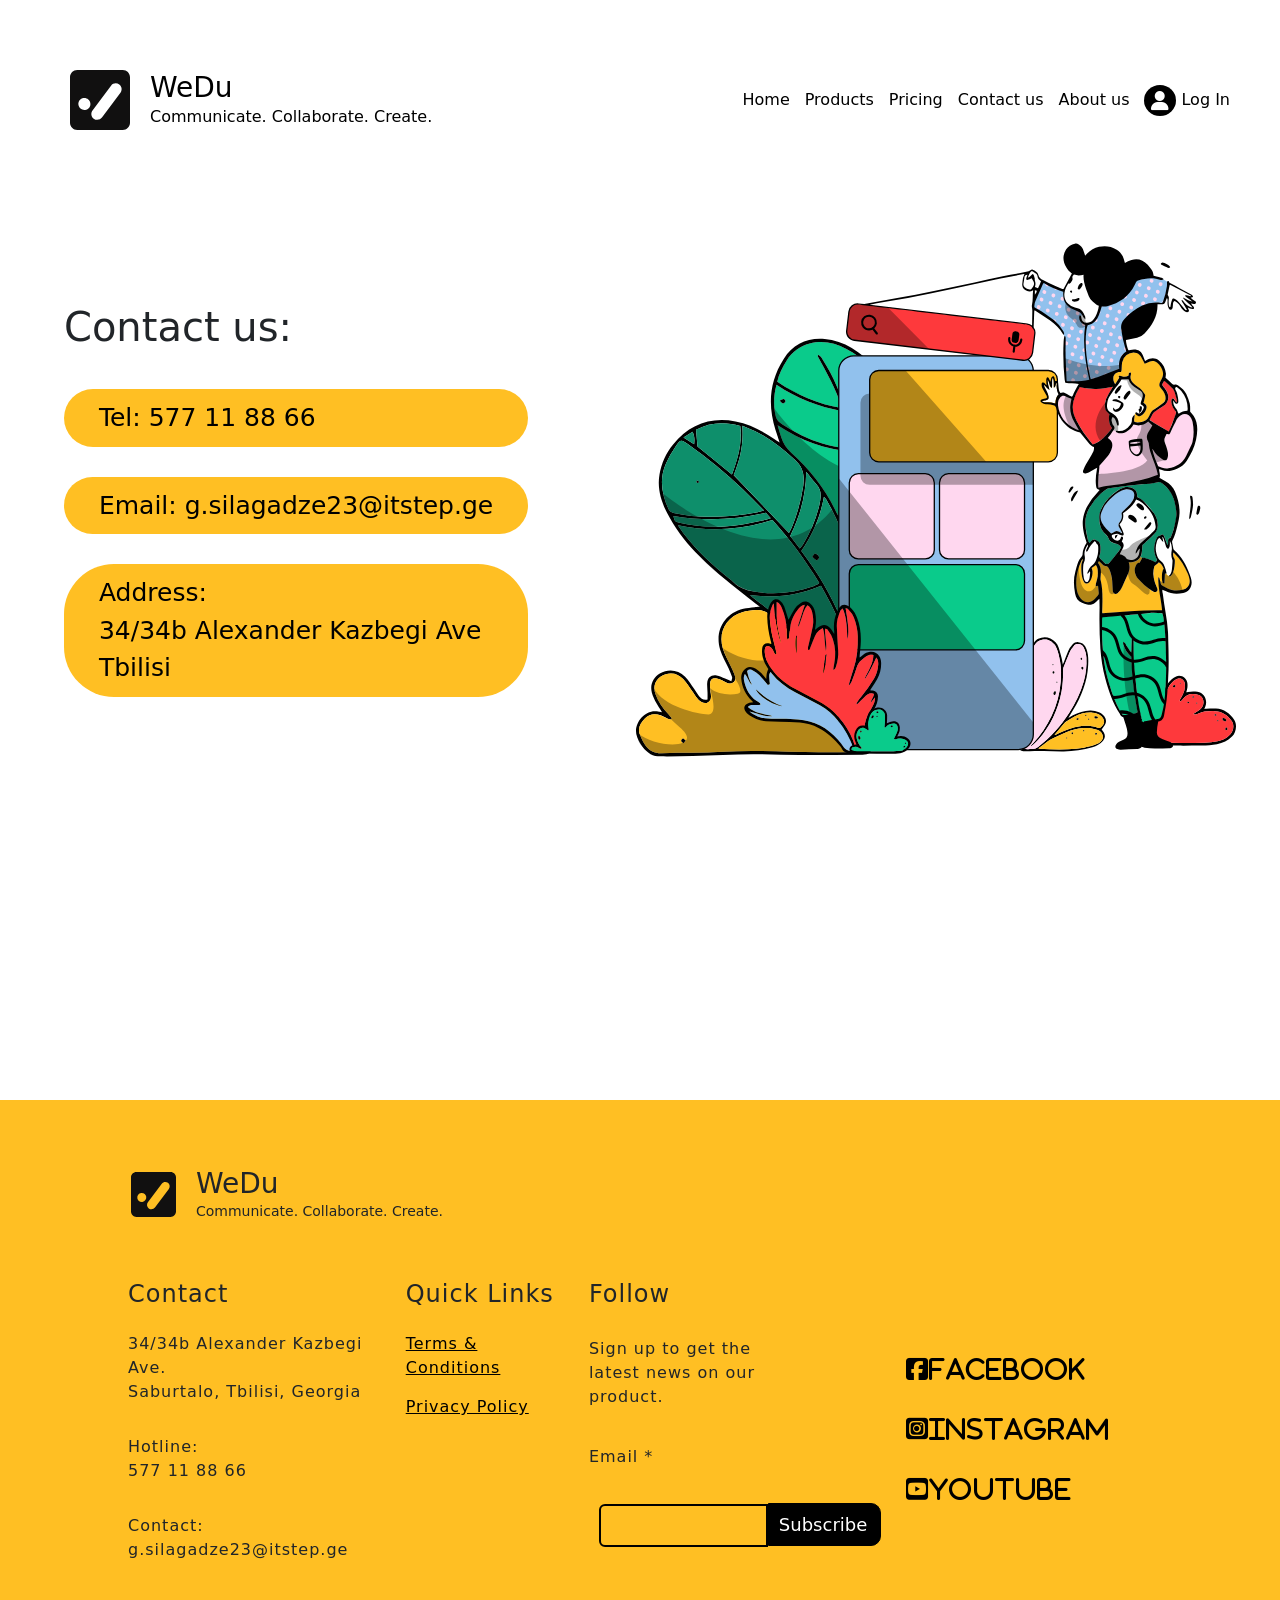
<file: contact.html>
<!DOCTYPE html>
<html lang="en">
<head>
    <meta charset="UTF-8">
    <meta name="viewport" content="width=device-width, initial-scale=1.0">
    <title>WeDu</title>
    <link rel="stylesheet" href="style.css">
    <link rel="stylesheet" href="https://cdn.jsdelivr.net/npm/bootstrap@5.3.2/dist/css/bootstrap.min.css" integrity="sha384-T3c6CoIi6uLrA9TneNEoa7RxnatzjcDSCmG1MXxSR1GAsXEV/Dwwykc2MPK8M2HN" crossorigin="anonymous">
    <link rel="stylesheet" href="https://cdnjs.cloudflare.com/ajax/libs/font-awesome/6.4.2/css/all.min.css" integrity="sha512-z3gLpd7yknf1YoNbCzqRKc4qyor8gaKU1qmn+CShxbuBusANI9QpRohGBreCFkKxLhei6S9CQXFEbbKuqLg0DA==" crossorigin="anonymous" referrerpolicy="no-referrer" />
    <script src="https://cdn.jsdelivr.net/npm/bootstrap@5.3.2/dist/js/bootstrap.min.js" integrity="sha384-BBtl+eGJRgqQAUMxJ7pMwbEyER4l1g+O15P+16Ep7Q9Q+zqX6gSbd85u4mG4QzX+" crossorigin="anonymous"></script>
    <link rel="icon" type="image/x-icon" href="icon.png">
</head>
<body>
    <header>
        <a href="index.html" id="logolink">
            <div class="name">
                <svg id="logo" preserveAspectRatio="xMidYMid meet" data-bbox="23.5 23.5 153 153" viewBox="23.5 23.5 153 153" xmlns="http://www.w3.org/2000/svg" data-type="color" role="img" aria-label="Homepage"><defs><style>#comp-kybbhi6c svg [data-color="1"] {fill: #000000;}</style></defs>
                    <g>
                        <path d="M158.026 23.5H41.974C31.771 23.5 23.5 31.771 23.5 41.974v116.052c0 10.203 8.271 18.474 18.474 18.474h116.052c10.203 0 18.474-8.271 18.474-18.474V41.974c0-10.203-8.271-18.474-18.474-18.474zM62.37 125.347c-8.382 1.206-16.154-4.611-17.36-12.992s4.611-16.154 12.992-17.36c8.382-1.206 16.154 4.611 17.36 12.992s-4.61 16.154-12.992 17.36zm89.787-43.89-47.193 63.061a14.978 14.978 0 0 1-12.021 6.014c-3.127 0-6.279-.974-8.976-2.992-6.633-4.964-7.985-14.364-3.022-20.997l47.193-63.061c4.964-6.633 14.363-7.985 20.997-3.022 6.632 4.964 7.985 14.365 3.022 20.997z" fill="#111010" data-color="1"></path>
                    </g>
                </svg>
                <div class="title">
                    <h3>WeDu</h3>
                    <p>Communicate. Collaborate. Create.</p>
                </div>
            </div>
        </a>
        <nav>
            <a href="index.html" class="navlink">Home</a>
            <a href="products.html" class="navlink">Products</a>
            <a href="pricing.html" class="navlink">Pricing</a>
            <a href="contact.html" class="navlink">Contact us</a>
            <a href="about.html" class="navlink">About us</a>
            <a href="login.html" class="navlink"><span class="fa-solid fa-user fa-lg login" style="color: #ffffff;"></span>Log In</a>
        </nav>
    </header>
    <section>
        <main>
            <div class="text" id="contact">
                <h1>Contact us:</h1>
                <a href="tel:+995577118866" class="signup">Tel: 577 11 88 66</a>
                <a href="mailto:g.silagadze23@itstep.ge" class="signup">Email: g.silagadze23@itstep.ge</a>
                <a href="https://maps.app.goo.gl/jk7XPhiRgUyznZGd6" class="signup">Address:<br>
                                                      34/34b Alexander Kazbegi Ave<br>Tbilisi</a>
            </div>
            <svg id="main" preserveAspectRatio="xMidYMid meet" data-bbox="7.556 20.992 184.886 158.016" viewBox="7.556 20.992 184.886 158.016" height="600" width="600" xmlns="http://www.w3.org/2000/svg" data-type="color" role="presentation" aria-hidden="true" aria-label=""><defs><style>#comp-kyjx1reo svg [data-color="1"] {fill: #0ACB8B;}
                #comp-kyjx1reo svg [data-color="2"] {fill: #000000;}
                #comp-kyjx1reo svg [data-color="3"] {fill: #FFBF23;}
                #comp-kyjx1reo svg [data-color="4"] {fill: #07875D;}
                #comp-kyjx1reo svg [data-color="5"] {fill: #FFD7EF;}
                #comp-kyjx1reo svg [data-color="6"] {fill: #FE393C;}
                    #comp-kyjx1reo svg [data-color="8"] {fill: #FFFFFF;}</style></defs>
                        <g>
                        <path d="M75.776 89.668c.192 2.146.369 4.301.581 6.451.744 7.559.365 15.084-.693 22.584-.176 1.247-.096 2.423.145 3.661.627 3.214 1.121 6.455 1.624 9.692.408 2.627.748 5.264 1.132 7.895.052.358.189.704.395 1.444.344-.791.593-1.241.741-1.721 3.488-11.288 6.788-22.628 8.569-34.339 1.337-8.791 1.675-17.613.205-26.437-.101-.604-.234-1.203-.413-2.113-1.257 1.803-2.259 3.459-3.48 4.932-1.217 1.468-2.592 2.823-4.012 4.099-1.466 1.316-3.069 2.478-4.794 3.852zm8.236 11.572c.2-.229.31-.453.412-.45.209.007.413.137.62.216-.115.176-.2.457-.352.5-.159.045-.382-.138-.68-.266z" fill="#0ACB8B" data-color="1"></path>
                        <path d="M63.801 55.278c.317.298.715.545.937.903.912 1.467 1.828 2.937 2.637 4.462 3.035 5.718 5.041 11.802 6.276 18.15.059.303.127.605.212.901.032.113.124.208.268.437.336-.193.703-.355 1.015-.591 3.525-2.654 6.677-5.656 9.034-9.449.923-1.485 1.135-2.765.224-4.423-2.873-5.231-6.701-9.478-12.018-12.23-3.535-1.829-7.289-2.7-11.259-1.657-3.045.8-5.457 2.544-7.128 5.241-1.267 2.045-2.387 4.164-2.914 6.522 6.35 4.269 12.554 6.836 19.744 8.133-.649-2.991-1.896-5.652-3.184-8.276-1.297-2.644-2.757-5.208-4.146-7.807l.302-.316zm11.263 6.057c.007-.691.464-1.109 1.185-1.085.776.026 1.515.676 1.466 1.346-.053.729-.508 1.084-1.219 1.085-.828.001-1.44-.589-1.432-1.346z" fill="#0ACB8B" data-color="1"></path>
                        <path d="M75.751 107.004c.135-7.596-.302-14.72-1.704-21.909-4.063-.38-7.973-1.126-11.755-2.491-3.783-1.365-7.339-3.172-11.108-5.639.465 1.539.804 2.678 1.154 3.814.574 1.859 1.574 3.348 3.069 4.694 5.79 5.214 10.582 11.242 13.894 18.357.519 1.116 1.24 1.803 2.378 2.108 1.233.331 2.468.647 4.072 1.066z" fill="#0ACB8B" data-color="1"></path>
                        <path d="M50.846 64.493c-.922 3.481-.966 6.787-.142 10.046.21.829 1.084 1.646 1.859 2.144a61.821 61.821 0 0 0 6.091 3.467c4.118 2.026 8.492 3.263 13.036 3.89.427.059.858.092 1.288.112.174.008.352-.049.749-.111-.553-3.847-1.54-7.558-2.517-11.402-7.294-1.345-14.086-3.93-20.364-8.146zm.961 4.918c.613-.277.956-.562 1.265-.528.229.025.63.544.572.701-.113.306-.492.704-.764.706-.275.001-.554-.429-1.073-.879z" fill="#0ACB8B" data-color="1"></path>
                        <path d="M85.856 69.087c-4.616 6.575-4.616 6.575-11.588 12.268l1.29 7.077c.345-.132.642-.179.857-.338 4.292-3.179 8.138-6.766 10.675-11.585.46-.873.672-1.635.314-2.603-.551-1.492-.981-3.03-1.548-4.819z" fill="#0ACB8B" data-color="1"></path>
                        <path d="m75.714 107.854-4.868-1.102 3.69 10.034.31-.015.868-8.917z" fill="#0ACB8B" data-color="1"></path>
                        <path d="M15.577 165.388c-.579-.098-.879-.134-1.174-.2-4.2-.942-8.052 4.066-6.493 7.852.917 2.227 2.136 4.064 4.132 5.275.832.505 1.976.669 2.981.681 3.329.04 6.661-.026 9.99-.115 6.226-.165 12.45-.469 18.677-.535 4.808-.051 9.619.243 14.428.259 6.411.021 12.823-.078 19.234-.136.429-.004.858-.089 1.284-.156.945-.148 1.47-.696 1.298-1.664-.214-1.21-.541-2.4-.805-3.601-.102-.461-.278-.944-.227-1.394.158-1.406.539-2.795.602-4.201.355-7.853.595-15.708-.301-23.546-.079-.694-.079-1.299.429-1.895.386-.454.645-1.063.82-1.646 1.098-3.669 2.202-7.337 3.217-11.029a457.2 457.2 0 0 0 3.134-12.022c2.371-9.65 3.81-19.421 3.485-29.392-.238-7.292-1.447-14.395-4.382-21.128-2.522-5.788-6.479-10.321-11.861-13.611-2.576-1.575-5.369-2.54-8.351-2.789-5.372-.448-9.687 1.543-12.625 6.122-4.402 6.86-4.957 14.219-2.525 21.896.37 1.169.776 2.327 1.283 3.839-.699-.432-1.137-.677-1.549-.961-3.689-2.541-7.577-4.632-12.034-5.483-7.823-1.494-14.223.969-19.255 7.057-2.202 2.665-3.575 5.785-4.181 9.192-.76 4.278.421 8.234 2.344 11.983 2.271 4.429 5.21 8.388 8.667 11.973 4.605 4.775 9.733 8.938 14.94 13.012 1.541 1.206 3.078 2.417 4.97 3.904-.844.059-1.239.066-1.629.117-1.16.151-2.343.214-3.471.498-5.823 1.464-8.908 6.792-7.14 12.565.609 1.987 1.729 3.815 2.589 5.728.403.896.783 1.808 1.087 2.741.093.284-.102.663-.213 1.25-.752-.321-1.341-.59-1.944-.825-.857-.333-1.701-.766-2.592-.931-1.628-.302-2.789.616-2.921 2.283-.077.978.074 1.973.101 2.96.02.716.004 1.432.004 2.156-1.29.273-2.017-.301-2.6-1.025-.577-.717-1.005-1.554-1.543-2.306-.896-1.252-1.698-2.607-2.77-3.689-2.19-2.211-5.236-2.509-7.805-.974-2.063 1.233-3.09 3.562-2.437 5.882.314 1.116.85 2.182 1.381 3.221.452.873 1.038 1.674 1.751 2.808zm2.74 2.275.28-.423c-.39-.447-.774-.898-1.17-1.34-1.622-1.807-3.013-3.775-3.851-6.069-.99-2.71.199-5.107 2.918-6.059 2.164-.757 4.069-.173 5.592 1.386 1.022 1.046 1.77 2.36 2.637 3.557.686.946 1.276 1.984 2.075 2.82.789.826 1.902 1.37 3.017.754.997-.55.892-1.67.787-2.672-.038-.369-.134-.732-.161-1.101-.046-.616-.119-1.239-.074-1.851.099-1.349.741-1.86 2.098-1.661.539.079 1.065.294 1.575.503.397.162.752.423 1.137.619.798.406 1.654.708 2.428.065.797-.663.586-1.593.292-2.412-.331-.925-.804-1.798-1.208-2.697-.809-1.799-1.824-3.538-2.378-5.413-1.465-4.961 1.072-9.601 5.98-11.081 1.398-.422 2.895-.606 4.359-.695 1.509-.092 2.912.387 4.095 1.416.838.729 1.728 1.398 2.581 2.111 6.367 5.327 12.316 11.076 17.276 17.766 3.363 4.536 6.1 9.424 7.63 14.927.206.739.64 1.493 1.169 2.048 1.361 1.427 1.523 3.118 1.54 5.093-1.11.139-2.07.35-3.032.364-4.009.061-8.018.087-12.027.083-9.863-.008-19.713-.798-29.593-.119-6.207.427-12.456.219-18.68.449-2.137.079-3.767-.655-5.007-2.225-.745-.943-1.241-2.106-1.735-3.222-.957-2.159.029-3.818 1.502-5.318 1.396-1.421 3.073-1.429 4.809-.901.699.212 1.33.642 2.007.938.361.16.754.243 1.132.36zm45.717-42.07c-.334.263-.463.406-.622.482-.388.185-.782.363-1.189.502-5.994 2.051-12.108 2.75-18.381 1.624-2.334-.419-4.525-1.144-6.257-2.894-.431-.436-.959-.774-1.436-1.165-4.968-4.077-9.734-8.363-13.677-13.485-.63-.818-1.186-1.694-1.991-2.851 10.092 2.199 19.663 1.348 29.125-1.63 5.447 6.021 10.188 12.457 14.428 19.417zm11.742-35.925c1.725-1.375 3.329-2.537 4.794-3.854 1.42-1.276 2.795-2.631 4.012-4.099 1.221-1.473 2.223-3.128 3.48-4.932.179.911.313 1.509.413 2.113 1.47 8.824 1.132 17.645-.205 26.437-1.781 11.711-5.081 23.051-8.569 34.339-.149.481-.397.931-.741 1.721-.206-.74-.342-1.086-.395-1.444-.385-2.631-.724-5.268-1.132-7.895-.503-3.237-.997-6.478-1.624-9.692-.242-1.239-.321-2.414-.145-3.661 1.058-7.5 1.438-15.025.693-22.584-.212-2.148-.389-4.302-.581-6.449zm-11.975-34.39-.301.315c1.389 2.599 2.848 5.163 4.146 7.807 1.288 2.624 2.535 5.285 3.184 8.276-7.189-1.297-13.394-3.865-19.744-8.133.526-2.357 1.646-4.476 2.914-6.522 1.671-2.697 4.083-4.441 7.128-5.241 3.97-1.043 7.725-.172 11.259 1.657 5.317 2.752 9.144 6.999 12.018 12.23.911 1.658.698 2.939-.224 4.423-2.357 3.793-5.509 6.795-9.034 9.449-.312.235-.679.398-1.015.591-.144-.229-.236-.324-.268-.437a10.617 10.617 0 0 1-.212-.901c-1.236-6.348-3.242-12.431-6.276-18.15-.809-1.525-1.726-2.995-2.637-4.462-.224-.356-.621-.604-.938-.902zm.762 71.12c1.036 1.917 2.119 3.841 3.13 5.803 2.812 5.453 4.741 11.262 6.803 17.019 1.776 4.96 3.118 10.027 3.849 15.245.299 2.133.252 4.274-.386 6.439-.543-.561-.954-1.147-1.172-1.797-2.23-6.644-5.574-12.653-10.181-17.93a165.174 165.174 0 0 0-5.757-6.278c-5.166-5.339-10.943-9.974-16.804-14.508-.468-.362-.905-.765-1.356-1.149 7.543 1.039 14.744.245 21.874-2.844zm-17.548-23.146c-.891.229-1.417.391-1.953.498-4.914.978-9.887 1.367-14.886 1.389-3.579.016-7.141-.275-10.645-1.065-.765-.172-1.51-.288-1.92-1.202-2.074-4.626-2.992-9.323-.809-14.148a33.806 33.806 0 0 1 3.017-5.285c1.485-2.145 1.61-2.096 3.782-.59 5.995 4.158 11.591 8.809 16.865 13.848 2.135 2.038 4.178 4.175 6.549 6.555zm11.482 12.466c3.592-5.186 5.897-10.634 6.975-16.698.509.528.859 1.077 1.178 1.644 5.076 8.999 8.079 18.698 9.581 28.885.46 3.118.513 6.307 1.11 9.393.875 4.518 1.249 9.069 1.445 13.643.109 2.535.02 5.078.02 7.617-4.274-16.016-10.041-31.251-20.309-44.484zM40.294 77.154c1.827.781 3.325 1.322 4.732 2.04 4.264 2.175 7.895 5.203 11.466 8.373 2.242 1.99 2.957 4.253 2.686 7.05-.03.307-.025.619-.071.924a55.93 55.93 0 0 1-3.242 12.146c-.343.876-.805 1.704-1.171 2.471L37.668 92.335c1.854-4.551 3.163-9.475 2.626-15.181zm35.457 29.85c-1.604-.419-2.84-.735-4.072-1.066-1.139-.306-1.859-.993-2.378-2.108-3.312-7.114-8.104-13.142-13.894-18.357-1.495-1.347-2.495-2.835-3.069-4.694-.351-1.136-.689-2.275-1.154-3.814 3.769 2.467 7.325 4.273 11.108 5.639 3.782 1.365 7.691 2.11 11.755 2.491 1.402 7.189 1.839 14.313 1.704 21.909zM50.846 64.493c6.278 4.216 13.07 6.801 20.365 8.146.977 3.844 1.964 7.555 2.517 11.402-.397.062-.575.119-.749.111-.43-.021-.861-.053-1.288-.112-4.544-.627-8.918-1.864-13.036-3.89a61.821 61.821 0 0 1-6.091-3.467c-.776-.498-1.65-1.315-1.859-2.144-.825-3.259-.781-6.565.141-10.046zM39.68 77.159c.649 5.273-.733 10.044-2.558 14.966a69626.44 69626.44 0 0 0-10.619-8.585l-.437-5.215c4.251-2.256 8.699-2.569 13.614-1.166zm46.176-8.072c.567 1.789.997 3.327 1.549 4.819.358.967.145 1.73-.314 2.603-2.537 4.819-6.383 8.406-10.675 11.585-.215.159-.512.206-.857.338l-1.29-7.077c6.971-5.693 6.971-5.693 11.587-12.268zm-30.781 41.981c3.085-6.198 4.858-12.526 4.932-19.738 1.211 1.508 2.051 2.721 3.06 3.771 1.39 1.447 1.573 3.086 1.261 4.956-.827 4.956-2.835 9.436-5.365 13.713-.231.39-.58.708-.944 1.142l-2.944-3.844zm-5.999-5.471c-.905.256-1.533.475-2.178.608-2.533.519-5.056 1.109-7.611 1.491-6.153.921-12.28.694-18.349-.721-1.363-.318-1.462-.46-1.85-2.074 9.541 1.694 18.993 1.195 28.46-.946l1.528 1.642zm26.638 2.257-.869 8.918-.31.015-3.69-10.034 4.869 1.101zM22.188 80.725l2.816-1.768c.622 1.352.627 2.498.463 3.901l-3.279-2.133z" fill="#000000" data-color="2"></path>
                        <path d="M18.317 167.663c-.378-.117-.771-.2-1.132-.358-.677-.296-1.308-.725-2.007-.938-1.736-.528-3.413-.519-4.809.901-1.474 1.5-2.459 3.158-1.502 5.318.494 1.115.99 2.278 1.735 3.222 1.24 1.57 2.871 2.304 5.007 2.225 6.224-.23 12.473-.022 18.68-.449 9.88-.679 19.73.111 29.593.119 4.009.003 8.019-.022 12.027-.083.963-.015 1.922-.225 3.032-.364-.017-1.975-.179-3.667-1.54-5.093a5.045 5.045 0 0 1-1.169-2.048c-1.53-5.503-4.267-10.392-7.63-14.927-4.96-6.69-10.909-12.439-17.276-17.766-.853-.713-1.743-1.382-2.581-2.111-1.183-1.029-2.585-1.508-4.095-1.416-1.464.089-2.96.273-4.359.695-4.909 1.48-7.445 6.12-5.98 11.081.554 1.876 1.569 3.614 2.378 5.413.404.899.877 1.772 1.208 2.697.293.818.504 1.749-.292 2.412-.774.643-1.63.341-2.428-.065-.385-.196-.74-.456-1.137-.619-.51-.209-1.036-.424-1.575-.503-1.358-.199-1.999.313-2.098 1.661-.045.612.028 1.235.074 1.851.028.369.123.733.161 1.101.104 1.003.21 2.122-.787 2.672-1.115.615-2.228.072-3.017-.754-.799-.837-1.389-1.874-2.075-2.82-.867-1.197-1.616-2.511-2.637-3.557-1.523-1.559-3.428-2.143-5.592-1.386-2.719.952-3.908 3.349-2.918 6.059.838 2.294 2.228 4.262 3.851 6.069.396.441.78.893 1.17 1.34l-.28.421zm39.315-12.753c.625-.374.945-.723 1.264-.722.614.002 1.088.427.929 1.073-.068.276-.633.643-.913.599-.371-.059-.685-.481-1.28-.95zm-35.473 20.039c-.31-.333-.699-.571-.686-.784.015-.253.439-.716.576-.679.317.086.569.418.847.65l-.737.813zm32.993-23.536c-.187-.354-.337-.531-.358-.723-.01-.093.266-.326.332-.299.188.078.415.231.467.404.034.113-.21.31-.441.618z" fill="#FFBF23" data-color="3"></path>
                        <path d="M64.034 125.593c-4.24-6.96-8.981-13.396-14.428-19.418-9.462 2.978-19.033 3.829-29.125 1.63.805 1.157 1.361 2.033 1.991 2.851 3.944 5.121 8.709 9.407 13.677 13.485.477.391 1.005.729 1.436 1.165 1.732 1.75 3.923 2.475 6.257 2.894 6.273 1.127 12.387.427 18.381-1.624.406-.139.801-.317 1.189-.502.159-.075.288-.218.622-.481z" fill="#0E8F6B" data-color="4"></path>
                        <path d="M64.563 126.398c-7.131 3.089-14.332 3.883-21.875 2.844.451.384.888.787 1.356 1.149 5.861 4.534 11.637 9.169 16.804 14.508 1.974 2.04 3.89 4.14 5.757 6.278 4.607 5.277 7.95 11.285 10.181 17.93.218.651.629 1.237 1.172 1.797.638-2.166.685-4.306.386-6.439-.731-5.219-2.073-10.286-3.849-15.245-2.062-5.757-3.991-11.566-6.803-17.019-1.01-1.962-2.092-3.886-3.129-5.803z" fill="#0E8F6B" data-color="4"></path>
                        <path d="M47.015 103.252c-2.371-2.379-4.414-4.516-6.549-6.556-5.274-5.039-10.87-9.69-16.865-13.848-2.172-1.506-2.297-1.555-3.782.59a33.897 33.897 0 0 0-3.017 5.285c-2.182 4.825-1.264 9.523.809 14.148.41.914 1.155 1.03 1.92 1.202 3.504.79 7.066 1.081 10.645 1.065 4.999-.022 9.972-.41 14.886-1.389.536-.107 1.062-.268 1.953-.497zm-19.97-8.795c-.255.17-.468.368-.516.333a1.11 1.11 0 0 1-.379-.493c-.02-.054.277-.326.353-.297.182.069.32.258.542.457z" fill="#0E8F6B" data-color="4"></path>
                        <path d="M58.497 115.718c10.269 13.233 16.036 28.468 20.31 44.484 0-2.539.089-5.083-.02-7.617-.196-4.574-.571-9.125-1.445-13.643-.598-3.086-.65-6.275-1.11-9.393-1.502-10.186-4.505-19.885-9.581-28.885-.32-.567-.669-1.116-1.178-1.644-1.08 6.064-3.384 11.512-6.976 16.698zm3.345 1.787c.398-.448.575-.825.845-.912.499-.16 1.412.725 1.261 1.248-.092.318-.664.81-.786.749-.46-.228-.824-.651-1.32-1.085z" fill="#0E8F6B" data-color="4"></path>
                        <path d="M40.294 77.154c.537 5.706-.771 10.63-2.626 15.18l17.026 17.823c.367-.766.829-1.595 1.171-2.471a55.93 55.93 0 0 0 3.242-12.146c.046-.305.041-.617.071-.924.271-2.797-.444-5.06-2.686-7.05-3.571-3.17-7.202-6.198-11.466-8.373-1.408-.717-2.905-1.258-4.732-2.039z" fill="#0E8F6B" data-color="4"></path>
                        <path d="M39.68 77.159c-4.915-1.403-9.363-1.09-13.613 1.166l.437 5.215 10.619 8.585c1.824-4.923 3.206-9.693 2.557-14.966z" fill="#0E8F6B" data-color="4"></path>
                        <path d="m55.075 111.068 2.945 3.844c.363-.434.713-.752.944-1.142 2.531-4.277 4.539-8.757 5.365-13.713.312-1.87.128-3.509-1.261-4.956-1.009-1.05-1.85-2.263-3.06-3.771-.075 7.212-1.848 13.54-4.933 19.738z" fill="#0E8F6B" data-color="4"></path>
                        <path d="m49.076 105.597-1.528-1.642c-9.466 2.141-18.918 2.639-28.46.946.388 1.614.487 1.756 1.85 2.074 6.069 1.416 12.196 1.642 18.349.721 2.554-.382 5.078-.972 7.611-1.491.646-.132 1.273-.352 2.178-.608z" fill="#0E8F6B" data-color="4"></path>
                        <path d="m22.188 80.725 3.279 2.134c.164-1.403.159-2.549-.463-3.901l-2.816 1.767z" fill="#0E8F6B" data-color="4"></path>
                        <path d="M57.632 154.91c.595.468.909.891 1.28.95.28.045.845-.323.913-.599.159-.646-.315-1.07-.929-1.073-.319 0-.639.349-1.264.722z" fill="#000000" data-color="2"></path>
                        <path d="m22.159 174.949.736-.814c-.278-.232-.53-.564-.847-.65-.137-.037-.56.426-.576.679-.012.214.377.452.687.785z" fill="#000000" data-color="2"></path>
                        <path d="M55.152 151.413c.231-.308.475-.505.441-.618-.052-.172-.279-.326-.467-.404-.066-.027-.342.206-.332.299.021.192.171.369.358.723z" fill="#000000" data-color="2"></path>
                        <path d="M84.012 101.24c.297.127.52.311.68.266.152-.043.238-.324.352-.5-.206-.079-.411-.209-.62-.216-.101-.003-.211.222-.412.45z" fill="#000000" data-color="2"></path>
                        <path d="M75.064 61.335c-.008.757.604 1.347 1.432 1.347.711 0 1.166-.356 1.219-1.085.049-.67-.69-1.32-1.466-1.346-.722-.025-1.178.393-1.185 1.084z" fill="#000000" data-color="2"></path>
                        <path d="M27.045 94.457c-.222-.2-.36-.388-.542-.457-.076-.029-.373.243-.353.297.071.19.214.376.379.493.048.035.26-.163.516-.333z" fill="#000000" data-color="2"></path>
                        <path d="M61.842 117.505c.495.434.859.857 1.319 1.086.122.061.694-.431.786-.749.152-.524-.762-1.408-1.261-1.248-.268.085-.445.463-.844.911z" fill="#000000" data-color="2"></path>
                        <path d="M51.807 69.411c.519.45.798.88 1.074.878.271-.002.651-.4.764-.706.058-.157-.343-.676-.572-.701-.31-.033-.653.252-1.266.529z" fill="#000000" data-color="2"></path>
                        <path d="M49.464 70.784S71.53 102.837 90.291 87.92c0 0-.559 26.539-10.656 54.09 0 0-.298 28.027-1.404 29.612 0 0-6.956-22.45-40.196-45.426-12.279-6.737-21.629-22.764-22.881-28.782 0 0 33.994 29.18 52.961 5.397 0 0-6.796-13.318-15.964-19.819 0 0-3.003-9.355-2.687-12.208z" opacity=".3" fill="#000000" data-color="2"></path>
                        <path d="M59.826 144.412s-11.422 10.503-25.513 1.257l3.539 9.126s3.392 4.46 1.021 4.935c-2.371.476-6.232.286-8.648-1.839 0 0 2.958 8.181-.361 8.181s-14.024-2.409-16.891-8.181c0 0-.021 5.327 8.039 12.144 8.061 6.818-7.55 6.73-12.942 1.7 0 0-1.915 7.654 13.417 6.703 15.331-.951 55.482.644 57.455-1.184.001.001-2.115-17.561-19.116-32.842z" opacity=".3" fill="#000000" data-color="2"></path>
                        <path d="M140.826 167.041c.116-.196.225-.397.349-.588 1.392-2.144 2.689-4.34 3.635-6.727.872-2.202 1.605-4.441 1.887-6.806.172-1.438.287-2.881.199-4.329-.071-1.164-.337-2.287-.854-3.34-.455-.928-1.197-1.409-2.232-1.455-.665-.03-1.228.167-1.687.656a7.153 7.153 0 0 0-1.414 2.167c-.468 1.135-.898 2.286-1.348 3.429-.066.168-.151.328-.293.633-.146-.785-.233-1.419-.385-2.037-.254-1.028-.507-2.059-.839-3.063-.438-1.323-1.352-2.256-2.592-2.87-1.261-.624-2.523-.495-3.761.051-.562.248-.955.721-1.299 1.224-.688 1.006-1.138 2.117-1.458 3.287-.565 2.063-.744 4.172-.752 6.3-.011 2.799.14 5.589.395 8.377.162 1.775.243 3.56.305 5.343a13.52 13.52 0 0 1-.498 4.22c-.391 1.361-.986 2.61-1.854 3.729-.206.266-.421.533-.575.829-.304.582-.105 1.035.541 1.209.391.105.804.177 1.207.176.937-.002 1.873-.069 2.81-.089.959-.02 1.919-.038 2.877-.016 2.066.047 4.132.199 6.196.162a34.584 34.584 0 0 0 8.818-1.297c1.279-.361 2.403-.961 3.268-2.002.668-.803.765-1.621.239-2.534-.201-.35-.458-.667-.671-.972.332-.456.673-.891.978-1.35.432-.65.473-1.344.179-2.069-.377-.931-1.08-1.52-1.973-1.902a6.346 6.346 0 0 0-2.739-.529c-1.885.066-3.643.588-5.288 1.505-.434.242-.859.5-1.288.751l-.083-.073zm-11.619 8.684.154.151c.169-.119.356-.218.504-.36.572-.55 1.169-1.08 1.69-1.677 3.745-4.292 6.085-9.267 7.142-14.863.4-2.119.485-4.259.473-6.408-.002-.308.001-.642.111-.921.642-1.636 1.279-3.276 1.998-4.879.291-.648.758-1.224 1.189-1.8.322-.43.792-.584 1.339-.56.801.036 1.366.406 1.723 1.111.486.959.754 1.984.81 3.053a22.785 22.785 0 0 1-.817 7.37c-.975 3.49-2.566 6.686-4.515 9.728-2.588 4.038-5.738 7.538-9.565 10.429-.55.415-1.095.647-1.78.615-.43-.02-.863.056-1.295.062-.431.006-.864-.011-1.295-.041-.254-.018-.511-.069-.727-.31.156-.217.286-.417.434-.602 1.652-2.072 2.422-4.466 2.561-7.085.107-2.028-.055-4.051-.24-6.066-.255-2.785-.511-5.569-.595-8.366-.056-1.86.02-3.713.373-5.545.28-1.451.681-2.857 1.532-4.099.567-.827 1.254-1.414 2.285-1.606 1.031-.191 1.953-.047 2.808.557a4.73 4.73 0 0 1 1.681 2.122c.541 1.325.811 2.722 1.061 4.122.363 2.032.34 4.079.174 6.127-.299 3.69-1.221 7.214-2.825 10.552-1.481 3.081-3.305 5.931-5.688 8.399-.244.252-.467.526-.7.79zm2.357.869c.211-.172.332-.279.461-.376.421-.32.864-.614 1.263-.959.899-.776 1.899-1.396 2.958-1.914 1.229-.601 2.462-1.201 3.728-1.715 1.762-.715 3.578-1.26 5.497-1.363 1.504-.08 2.97.093 4.389.621.841.313 1.318.933 1.53 1.777.131.524.014.995-.347 1.412-.383.443-.812.835-1.35 1.059-.618.257-1.247.514-1.896.667-1.517.357-3.035.732-4.601.824-1.725.101-3.45.278-5.176.281-2.039.003-4.079-.145-6.118-.23-.066-.002-.132-.031-.338-.084zm5.088-4.147a6.183 6.183 0 0 1-.074-.096c.038-.059.071-.123.116-.177.946-1.12 1.889-2.243 2.843-3.356.17-.198.365-.39.584-.526.856-.532 1.701-1.088 2.595-1.549 1.714-.883 3.539-1.361 5.483-1.209 1.021.08 1.999.346 2.768 1.073.943.891 1.24 2.18.065 3.198-.054.047-.112.093-.156.15-.271.356-.572.393-1.003.239-1.775-.633-3.609-.745-5.466-.48-2.328.333-4.501 1.149-6.603 2.175-.384.188-.768.372-1.152.558z" fill="#000000" data-color="2"></path>
                        <path d="M129.207 175.725c.233-.264.456-.538.7-.791 2.383-2.468 4.207-5.318 5.688-8.399 1.604-3.337 2.527-6.862 2.825-10.552.166-2.048.188-4.095-.174-6.127-.25-1.4-.52-2.797-1.061-4.122a4.736 4.736 0 0 0-1.681-2.122c-.855-.604-1.777-.748-2.808-.557-1.03.191-1.718.779-2.285 1.606-.851 1.242-1.252 2.648-1.532 4.099-.353 1.832-.429 3.685-.373 5.545.084 2.797.34 5.581.595 8.366.184 2.015.347 4.038.24 6.066-.138 2.619-.908 5.013-2.561 7.085-.148.185-.278.385-.434.602.216.241.473.292.727.31.431.03.863.047 1.295.041.432-.006.866-.082 1.295-.062.685.033 1.23-.199 1.78-.615 3.827-2.891 6.977-6.391 9.565-10.429 1.949-3.041 3.54-6.238 4.515-9.728.674-2.411.948-4.87.817-7.37a7.576 7.576 0 0 0-.81-3.053c-.357-.705-.923-1.075-1.723-1.111-.548-.025-1.018.13-1.339.56-.431.576-.898 1.151-1.189 1.8-.718 1.603-1.356 3.243-1.998 4.879-.11.279-.112.613-.111.921.011 2.149-.073 4.289-.473 6.408-1.057 5.596-3.397 10.571-7.142 14.863-.521.597-1.118 1.127-1.69 1.677-.147.142-.335.241-.504.36a7.231 7.231 0 0 1-.154-.15zm6.96-15.989c.067-.24.096-.461.194-.645.053-.098.237-.192.343-.174.097.016.241.187.238.286a2.195 2.195 0 0 1-.147.689c-.065.175-.248.254-.413.163-.1-.056-.147-.212-.215-.319zm9.081-7.465c-.489-.275-.58-.44-.417-.713.043-.072.148-.159.216-.153.103.01.235.071.292.154.16.232.049.449-.091.712zm-9.334.734c.056-.052.147-.198.272-.237.155-.048.351.186.305.387a.568.568 0 0 1-.274.343c-.142.064-.299-.159-.303-.493zm8.906-3.721c-.266-.156-.349-.349-.172-.59.035-.048.204-.068.244-.03.199.192.229.4-.072.62zm-8.997 1.394c.139-.05.215-.1.284-.093.043.005.12.119.106.146-.035.069-.11.155-.173.159-.052.003-.11-.102-.217-.212zm1.437 5.229c.084.126.17.199.163.259-.009.069-.103.126-.159.189-.057-.062-.15-.118-.159-.186-.009-.061.075-.135.155-.262z" fill="#FFD7EF" data-color="5"></path>
                        <path d="M131.564 176.594c.207.053.273.083.34.085 2.039.085 4.079.233 6.118.23 1.725-.002 3.45-.179 5.176-.281 1.566-.092 3.084-.467 4.601-.824.649-.153 1.278-.409 1.896-.667.538-.224.967-.616 1.35-1.059.361-.417.478-.888.347-1.412-.212-.844-.689-1.465-1.53-1.777-1.419-.528-2.886-.701-4.389-.621-1.919.102-3.735.647-5.497 1.363-1.266.514-2.5 1.114-3.728 1.715-1.059.518-2.059 1.137-2.958 1.914-.399.345-.842.639-1.263.959-.131.096-.253.203-.463.375zm10.445-5.045c.114.12.224.187.255.28.05.149-.141.366-.289.318-.104-.034-.238-.181-.236-.275.002-.098.153-.192.27-.323zm7.279.829c-.127-.152-.271-.249-.271-.346.001-.088.146-.224.25-.25.164-.042.366.029.346.23-.011.116-.184.216-.325.366zm-3.757-1.06c-.09-.095-.186-.152-.196-.221-.009-.058.109-.194.128-.186.093.037.171.11.255.17l-.187.237zm-5.495 2.005c.107-.083.199-.19.233-.174.081.038.134.134.198.207-.068.048-.135.131-.204.132-.062.002-.126-.087-.227-.165z" fill="#FFBF23" data-color="3"></path>
                        <path d="M136.652 172.447c.384-.186.769-.37 1.152-.557 2.103-1.026 4.275-1.842 6.603-2.175 1.857-.266 3.691-.153 5.466.48.431.154.732.116 1.003-.239.043-.057.101-.103.156-.15 1.176-1.018.878-2.307-.065-3.198-.769-.727-1.747-.993-2.768-1.073-1.944-.152-3.769.326-5.483 1.209-.894.46-1.74 1.016-2.595 1.549a2.628 2.628 0 0 0-.584.526c-.954 1.113-1.897 2.236-2.843 3.356-.045.053-.077.117-.116.177l.074.095zm12.743-5.111c-.127-.022-.286-.012-.396-.081-.101-.063-.211-.215-.203-.319.007-.103.144-.258.247-.28.284-.06.561.005.763.242a.24.24 0 0 1-.12.392c-.089.025-.185.03-.291.046zm-5.332.173c-.19.113-.334.231-.5.282-.071.022-.234-.077-.265-.156-.032-.081.014-.255.084-.301.204-.135.434-.209.681.175zm1.846-1.115c.129-.114.197-.211.286-.238.05-.015.136.084.205.132-.067.084-.12.191-.207.241-.039.023-.143-.064-.284-.135zm1.16 1.388c-.093-.11-.187-.172-.191-.239-.004-.071.079-.146.123-.22.08.065.182.119.23.203.019.033-.083.135-.162.256z" fill="#FFBF23" data-color="3"></path>
                        <path d="M136.167 159.736c.068.107.115.263.216.319.165.09.348.012.413-.163.081-.219.14-.457.147-.689.003-.099-.141-.27-.238-.286-.106-.018-.29.076-.343.174-.099.184-.128.405-.195.645z" fill="#000000" data-color="2"></path>
                        <path d="M145.248 152.271c.14-.263.251-.48.091-.712a.438.438 0 0 0-.292-.154c-.068-.006-.173.081-.216.153-.163.274-.072.439.417.713z" fill="#000000" data-color="2"></path>
                        <path d="M135.914 153.005c.004.335.161.558.302.493a.56.56 0 0 0 .274-.343c.046-.2-.149-.435-.305-.387-.124.038-.216.185-.271.237z" fill="#000000" data-color="2"></path>
                        <path d="M144.82 149.284c.301-.219.271-.428.071-.62-.039-.038-.208-.018-.244.03-.175.24-.092.433.173.59z" fill="#000000" data-color="2"></path>
                        <path d="M135.823 150.678c.107.11.165.215.218.212.063-.003.138-.09.173-.159.014-.027-.063-.142-.106-.146-.07-.007-.146.043-.285.093z" fill="#000000" data-color="2"></path>
                        <path d="M137.26 155.907c-.08.127-.164.201-.156.262.009.068.103.125.159.186.057-.063.15-.12.159-.189.009-.06-.078-.133-.162-.259z" fill="#000000" data-color="2"></path>
                        <path d="M142.009 171.549c-.117.131-.268.225-.27.322-.002.094.132.242.236.275.148.048.339-.169.289-.318-.031-.092-.141-.159-.255-.279z" fill="#000000" data-color="2"></path>
                        <path d="M149.288 172.378c.141-.15.314-.25.326-.366.02-.202-.182-.272-.346-.23-.104.026-.249.163-.25.25-.001.097.143.194.27.346z" fill="#000000" data-color="2"></path>
                        <path d="m145.531 171.318.186-.237c-.084-.06-.162-.133-.255-.17-.019-.007-.136.128-.128.186.011.069.108.126.197.221z" fill="#000000" data-color="2"></path>
                        <path d="M140.036 173.323c.102.079.165.167.227.165.069-.002.136-.085.204-.132-.064-.073-.118-.169-.198-.207-.035-.016-.126.09-.233.174z" fill="#000000" data-color="2"></path>
                        <path d="M149.395 167.336c.107-.016.202-.02.291-.046a.24.24 0 0 0 .12-.392c-.202-.237-.479-.302-.763-.242-.103.022-.24.177-.247.28-.007.104.103.257.203.319.11.069.269.059.396.081z" fill="#000000" data-color="2"></path>
                        <path d="M144.063 167.509c-.247-.384-.477-.31-.681-.175-.07.046-.116.221-.084.301.031.079.194.178.265.156.166-.051.311-.17.5-.282z" fill="#000000" data-color="2"></path>
                        <path d="M145.909 166.394c.141.071.245.158.284.135.086-.051.14-.157.207-.241-.07-.048-.155-.148-.205-.132-.09.027-.157.124-.286.238z" fill="#000000" data-color="2"></path>
                        <path d="M147.069 167.782c.08-.121.181-.223.162-.256-.048-.084-.15-.137-.23-.203-.045.073-.127.149-.123.22.004.068.098.13.191.239z" fill="#000000" data-color="2"></path>
                        <path d="M163.541 167.515c-.099-.316-.163-.567-.256-.806-.542-1.394-.723-2.85-.719-4.331.004-1.556.523-2.958 1.447-4.185.926-1.23 2.251-1.534 3.695-1.314.854.13 1.385.793 1.881 1.443.179.235.321.499.531.83.143-.342.256-.607.365-.873.485-1.187 1.185-2.231 2.151-3.07.4-.347.864-.668 1.354-.856 1.631-.626 3.379.523 3.499 2.268.031.447.018.904-.042 1.347-.056.413-.202.814-.326 1.289.183-.026.344-.031.495-.072.97-.267 1.936-.257 2.934-.111 2.158.314 3.15 2.557 2.495 4.366-.101.278-.221.548-.376.93.256-.012.444-.025.633-.03.987-.024 1.978-.118 2.96-.055 2.491.161 4.317 1.478 5.66 3.514.953 1.445.512 3.878-.639 5.019-1.321 1.31-2.904 2.095-4.705 2.466-1.563.322-3.148.375-4.739.373-2.426-.004-4.852.053-7.277.021-2.813-.037-5.632-.023-8.421-.484-1.253-.207-2.43-.645-3.545-1.244a7.14 7.14 0 0 1-2.246-1.911c-.341-.435-.574-.909-.602-1.476-.012-.238-.064-.476-.11-.711-.353-1.807.923-3.092 2.715-2.715.373.077.728.229 1.188.378zm2.576 3.972-.15.12c-.534-.367-.819-.951-1.066-1.505-.409-.918-1.162-1.426-1.959-1.899a2.955 2.955 0 0 0-1.009-.35c-.728-.119-1.202.154-1.544.808-.398.761-.333 1.502.094 2.23.66 1.125 1.613 1.917 2.766 2.491a11.373 11.373 0 0 0 4.486 1.187c2.57.14 5.142.288 7.715.328 2.424.038 4.851-.067 7.276-.094a21.465 21.465 0 0 0 4.013-.432c1.51-.304 2.835-.955 3.897-2.086 1.04-1.107 1.315-2.895.543-4.086-1.227-1.894-2.944-3.07-5.255-3.142a22.38 22.38 0 0 0-3.137.146c-.581.064-1.146.307-1.71.495-.367.123-.711.32-1.083.425-.149.042-.343-.075-.708-.17.616-.407 1.05-.719 1.508-.989.53-.314.957-.726 1.266-1.251.802-1.358.271-3.185-1.102-3.626a6.181 6.181 0 0 0-1.941-.276c-1.166.015-2.131.518-2.862 1.458-.245.315-.436.717-.971.836-.036-.202-.134-.39-.079-.505.181-.376.411-.729.635-1.083a6.064 6.064 0 0 0 .931-3.951c-.114-1.099-1.173-1.796-2.235-1.487-.442.129-.873.4-1.228.703-.977.833-1.662 1.888-2.097 3.097-.51 1.416-.892 2.865-1.085 4.362-.038.297-.076.6-.169.883-.043.13-.218.216-.433.415-.048-.365-.12-.596-.101-.82.063-.747.117-1.498.251-2.234.257-1.41-.204-2.547-1.256-3.449-.279-.24-.678-.445-1.035-.468-1.187-.079-2.267.202-2.987 1.267-.757 1.12-1.202 2.345-1.179 3.716.023 1.361.183 2.706.72 3.966.553 1.296 1.172 2.563 1.761 3.843.175.376.347.752.519 1.127z" fill="#000000" data-color="2"></path>
                        <path d="m166.117 171.487-.517-1.127c-.59-1.28-1.208-2.547-1.761-3.843-.537-1.259-.697-2.604-.72-3.966-.023-1.371.422-2.595 1.179-3.716.719-1.065 1.8-1.347 2.987-1.267.357.024.756.229 1.035.468 1.051.902 1.513 2.038 1.256 3.449-.134.736-.188 1.487-.251 2.234-.019.223.052.454.101.82.215-.199.39-.285.433-.415.093-.282.131-.585.169-.883.193-1.497.576-2.946 1.085-4.362.435-1.209 1.12-2.264 2.097-3.097.355-.303.786-.574 1.228-.703 1.062-.309 2.121.388 2.235 1.487a6.07 6.07 0 0 1-.931 3.951c-.224.354-.454.707-.635 1.083-.055.114.043.303.079.505.535-.119.727-.521.971-.836.731-.94 1.696-1.442 2.862-1.458a6.181 6.181 0 0 1 1.941.276c1.373.441 1.904 2.268 1.102 3.626-.31.525-.736.937-1.266 1.251-.458.271-.892.583-1.508.989.365.094.559.212.708.17.371-.105.715-.302 1.083-.425.564-.188 1.129-.431 1.71-.495a22.38 22.38 0 0 1 3.137-.146c2.311.073 4.028 1.248 5.255 3.142.772 1.191.497 2.979-.543 4.086-1.062 1.131-2.388 1.781-3.897 2.086-1.325.267-2.66.417-4.013.432-2.426.027-4.852.132-7.276.094-2.573-.04-5.145-.188-7.715-.328a11.373 11.373 0 0 1-4.486-1.187c-1.153-.574-2.107-1.366-2.766-2.491-.427-.728-.491-1.469-.094-2.23.342-.654.816-.927 1.544-.808a2.97 2.97 0 0 1 1.009.35c.798.472 1.551.981 1.959 1.899.247.554.532 1.138 1.066 1.505l.148-.12zm23.03-3.263c.109-.101.246-.179.3-.296.038-.083-.007-.239-.067-.324a1.036 1.036 0 0 0-.333-.291c-.232-.128-.486-.293-.73-.034-.15.159.009.57.301.753.146.091.327.121.529.192zm.376 1.837c-.191.215-.36.322-.39.459-.052.242.133.416.357.401.124-.008.334-.2.332-.306-.002-.157-.158-.312-.299-.554zm-15.749-12.849c-.064-.056-.153-.2-.261-.215-.255-.037-.559.246-.522.472.014.086.134.199.224.218.302.065.536-.12.559-.475zm-9.399 5.618c.105-.234.222-.384.22-.531-.001-.09-.19-.255-.287-.249-.207.012-.301.199-.239.394.037.117.16.208.306.386zm13.702-.484c-.176-.099-.297-.224-.389-.205-.101.021-.175.173-.261.267.098.083.197.231.295.231.097.001.193-.15.355-.293zm8.399 3.955c-.143-.15-.204-.266-.293-.295-.21-.069-.352.053-.364.257-.004.068.141.203.22.204.12.002.241-.086.437-.166zm-21.59-6.688c-.09.17-.188.278-.191.389-.002.066.145.137.225.205.077-.103.187-.197.218-.313.013-.053-.128-.147-.252-.281zm14.683 1.076c-.173-.096-.273-.198-.347-.182-.09.02-.208.132-.221.218-.01.067.137.23.187.219.111-.022.204-.128.381-.255zm-12.722-1.688c.118-.158.237-.249.224-.317-.013-.076-.138-.153-.23-.182-.037-.012-.163.104-.161.159.004.088.08.174.167.34zm20.02 9.233c.091-.124.195-.228.179-.253a.544.544 0 0 0-.237-.195c-.024-.01-.161.129-.149.172.026.091.116.163.207.276zm-6.481-5.421c.07-.114.142-.192.159-.281.007-.036-.137-.147-.162-.133a.458.458 0 0 0-.188.206c-.013.028.095.108.191.208zm-14.306-1.839c-.18-.059-.316-.144-.359-.109-.069.055-.097.187-.1.288-.001.034.148.119.189.099.082-.04.139-.136.27-.278zm9.195-4.258c.055-.089.132-.159.125-.22-.006-.059-.098-.108-.153-.162l-.181.229.209.153z" fill="#FE393C" data-color="6"></path>
                        <path d="M189.147 168.224c-.202-.071-.384-.101-.528-.192-.293-.183-.451-.594-.301-.753.244-.26.498-.094.73.034.127.07.249.174.333.291.061.085.106.242.067.324-.054.117-.192.195-.301.296z" fill="#000000" data-color="2"></path>
                        <path d="M189.523 170.061c.141.242.297.397.299.555.002.106-.208.297-.332.306-.224.015-.409-.16-.357-.401.03-.138.199-.245.39-.46z" fill="#000000" data-color="2"></path>
                        <path d="M173.774 157.212c-.023.356-.257.541-.559.475-.09-.02-.21-.133-.224-.218-.037-.226.267-.509.522-.472.108.015.196.158.261.215z" fill="#000000" data-color="2"></path>
                        <path d="M164.375 162.83c-.146-.178-.269-.269-.306-.387-.062-.195.032-.382.239-.394.097-.005.286.16.287.249.002.148-.115.297-.22.532z" fill="#000000" data-color="2"></path>
                        <path d="M178.077 162.346c-.162.143-.258.294-.354.294-.098 0-.197-.148-.295-.231.086-.095.16-.247.261-.267.091-.02.212.104.388.204z" fill="#000000" data-color="2"></path>
                        <path d="M186.476 166.301c-.196.081-.317.168-.437.166-.079-.002-.224-.136-.22-.204.012-.204.154-.326.364-.257.09.029.15.145.293.295z" fill="#000000" data-color="2"></path>
                        <path d="M164.886 159.613c.124.133.265.228.251.281-.03.115-.14.21-.218.313-.08-.069-.227-.139-.225-.205.004-.111.102-.219.192-.389z" fill="#000000" data-color="2"></path>
                        <path d="M179.569 160.689c-.177.127-.27.233-.38.256-.05.01-.197-.152-.187-.219.013-.086.13-.198.221-.218.073-.017.173.084.346.181z" fill="#000000" data-color="2"></path>
                        <path d="M166.847 159.001c-.087-.167-.163-.252-.167-.34-.002-.054.124-.171.161-.159.091.029.216.107.23.182.013.069-.105.16-.224.317z" fill="#000000" data-color="2"></path>
                        <path d="M186.867 168.234c-.091-.113-.181-.185-.206-.276-.012-.043.125-.182.149-.172.092.04.182.112.237.195.015.025-.09.129-.18.253z" fill="#000000" data-color="2"></path>
                        <path d="M180.386 162.813c-.096-.101-.203-.18-.192-.208a.458.458 0 0 1 .188-.206c.025-.014.169.098.162.133-.017.089-.089.167-.158.281z" fill="#000000" data-color="2"></path>
                        <path d="M166.08 160.974c-.131.142-.187.238-.27.278-.042.02-.19-.065-.189-.099.003-.101.031-.233.1-.288.042-.034.179.05.359.109z" fill="#000000" data-color="2"></path>
                        <path d="m175.275 156.716-.209-.153.181-.229c.054.054.146.103.153.162.007.061-.07.131-.125.22z" fill="#000000" data-color="2"></path>
                        <path d="M74.652 55.576h50.726a4.62 4.62 0 0 1 4.613 4.627v112.084a4.62 4.62 0 0 1-4.613 4.627H74.652a4.62 4.62 0 0 1-4.613-4.627V60.203a4.62 4.62 0 0 1 4.613-4.627z" fill="#91C1ED" data-color="7"></path>
                        <path d="M125.377 177.114H74.652c-2.653 0-4.811-2.165-4.811-4.826V60.203c0-2.661 2.158-4.826 4.811-4.826h50.725c2.653 0 4.811 2.165 4.811 4.826v112.084c.001 2.662-2.158 4.827-4.811 4.827zM74.652 55.775c-2.434 0-4.414 1.986-4.414 4.428v112.084c0 2.442 1.98 4.428 4.414 4.428h50.725c2.434 0 4.414-1.986 4.414-4.428V60.203c0-2.442-1.98-4.428-4.414-4.428H74.652z" fill="#000000" data-color="2"></path>
                        <path d="M124.489 119.901h-48.42a2.792 2.792 0 0 0-2.788 2.796v20.684a2.792 2.792 0 0 0 2.788 2.796h48.42a2.792 2.792 0 0 0 2.788-2.796v-20.684a2.792 2.792 0 0 0-2.788-2.796z" fill="#0ACB8B" data-color="1"></path>
                        <path d="M124.489 146.376h-48.42a2.994 2.994 0 0 1-2.986-2.995v-20.684a2.995 2.995 0 0 1 2.986-2.996h48.42a2.994 2.994 0 0 1 2.986 2.996v20.684a2.993 2.993 0 0 1-2.986 2.995zM76.069 120.1a2.596 2.596 0 0 0-2.589 2.597v20.684a2.596 2.596 0 0 0 2.589 2.597h48.42a2.596 2.596 0 0 0 2.589-2.597v-20.684a2.596 2.596 0 0 0-2.589-2.597h-48.42z" fill="#000000" data-color="2"></path>
                        <path d="M124.489 91.889H103.87a2.792 2.792 0 0 0-2.788 2.796v20.684a2.792 2.792 0 0 0 2.788 2.796h20.619a2.792 2.792 0 0 0 2.788-2.796V94.685a2.792 2.792 0 0 0-2.788-2.796z" fill="#FFD7EF" data-color="5"></path>
                        <path d="M124.489 118.365H103.87a2.994 2.994 0 0 1-2.986-2.996V94.685a2.995 2.995 0 0 1 2.986-2.996h20.619a2.994 2.994 0 0 1 2.986 2.996v20.684a2.993 2.993 0 0 1-2.986 2.996zM103.87 92.088a2.596 2.596 0 0 0-2.589 2.597v20.684a2.596 2.596 0 0 0 2.589 2.597h20.619a2.596 2.596 0 0 0 2.589-2.597V94.685a2.596 2.596 0 0 0-2.589-2.597H103.87z" fill="#000000" data-color="2"></path>
                        <path d="M96.688 91.889H76.069a2.792 2.792 0 0 0-2.788 2.796v20.684a2.792 2.792 0 0 0 2.788 2.796h20.619a2.792 2.792 0 0 0 2.788-2.796V94.685a2.792 2.792 0 0 0-2.788-2.796z" fill="#FFD7EF" data-color="5"></path>
                        <path d="M96.688 118.365H76.069a2.994 2.994 0 0 1-2.986-2.996V94.685a2.995 2.995 0 0 1 2.986-2.996h20.619a2.994 2.994 0 0 1 2.986 2.996v20.684a2.994 2.994 0 0 1-2.986 2.996zM76.069 92.088a2.596 2.596 0 0 0-2.589 2.597v20.684a2.596 2.596 0 0 0 2.589 2.597h20.619a2.596 2.596 0 0 0 2.589-2.597V94.685a2.596 2.596 0 0 0-2.589-2.597H76.069z" fill="#000000" data-color="2"></path>
                        <path d="M79.51 67.192a2.792 2.792 0 0 0-2.788 2.796V92.54a2.792 2.792 0 0 0 2.788 2.796h50.464V67.192H79.51z" opacity=".3" fill="#000000" data-color="2"></path>
                        <path d="M136.713 70.276c-1.021-.435-2.038-.482-3.079-.383-.342.033-.73.013-1.06-.392.382-.069.699-.131 1.017-.183.96-.157 1.243-.491 1.023-1.427-.139-.589-.423-1.146-.674-1.703-.249-.552-.538-1.087-.751-1.672.67.323.913 1.115 1.751 1.558-.237-1.167-.616-2.121-.528-3.145.302.379.345.854.513 1.28.167.419.132.944.715 1.317.244-1.09-.125-2.113.315-3.207.491 1.035.209 2.042.347 3.065.669-.357.435-1.091 1.003-1.62-.179 1.041-.161 1.958.097 2.82v-3.698a2.792 2.792 0 0 0-2.788-2.796H82.355a2.792 2.792 0 0 0-2.788 2.796v22.552a2.792 2.792 0 0 0 2.788 2.796h52.258a2.792 2.792 0 0 0 2.788-2.796V67.905c-.434.702-.624 1.494-.688 2.371z" fill="#FFBF23" data-color="3"></path>
                        <path d="M82.355 60.09a2.792 2.792 0 0 0-2.788 2.796v22.552a2.792 2.792 0 0 0 2.788 2.796h33.109L90.639 60.09h-8.284z" opacity=".3" fill="#000000" data-color="2"></path>
                        <path d="M70.039 93.273v79.015a4.62 4.62 0 0 0 4.613 4.627h50.726a4.62 4.62 0 0 0 4.613-4.627v-3.7L70.039 93.273z" opacity=".3" fill="#000000" data-color="2"></path>
                        <path d="M158.053 166.862s1.995 5.235.767 6.62c-1.228 1.386-2.763 1.694-2.763 1.694l-.614.616.46.616 4.297.308 3.684-.924.46.308 3.223.462 4.758-.308v-1.078l-2.456-1.078-1.842-1.54-.307-1.386.307-3.079-3.377.462s-1.228.154-1.688-1.078c-.46-1.232-.46-1.694-.46-1.694s-2.607 1.233-4.449 1.079z" fill="#FFFFFF" data-color="8"></path>
                        <path d="M140.096 63.709s-.614-10.623-.46-13.702c0 0-.153-1.694-1.995-3.387-1.842-1.694-7.981-6.158-7.981-6.158l3.377-7.852 6.293 2.771s-.921 3.849 3.53 5.697c2.149.924 2.302 1.54 2.302 1.54s-.921 1.386-.307 2.155 2.763 2.001 4.604-1.232c1.842-3.233 1.228-3.695 1.228-3.695s5.832.308 8.748-4.311l2.149-3.233s5.372-2.463 9.976.616c0 0-.153 5.389-1.688 6.466 0 0-3.99-.77-7.06 1.386-3.07 2.155-5.218 4.157-5.372 5.081-.153.924.767 6.928 1.688 8.468 0 0-2.763 1.54-2.456 5.543 0-.002-7.06 4.771-16.576 3.847z" fill="#91C1ED" data-color="7"></path>
                        <path d="M163.436 31.953a.593.593 0 0 0 .801-.548c-.414.064-.796.143-1.136.227a.598.598 0 0 0 .335.321z" fill="#FFD7EF" data-color="5"></path>
                        <path d="M166.635 31.885a.593.593 0 0 0-.765.348.593.593 0 1 0 1.112.42.597.597 0 0 0-.347-.768z" fill="#FFD7EF" data-color="5"></path>
                        <path d="M169.416 32.933a.593.593 0 0 0-.765.348.593.593 0 1 0 1.112.42.598.598 0 0 0-.347-.768z" fill="#FFD7EF" data-color="5"></path>
                        <path d="M162.983 33.161a.593.593 0 0 0-.765.348.593.593 0 1 0 1.112.42.597.597 0 0 0-.347-.768z" fill="#FFD7EF" data-color="5"></path>
                        <path d="M165.764 34.21a.593.593 0 0 0-.765.348.593.593 0 1 0 1.112.42.596.596 0 0 0-.347-.768z" fill="#FFD7EF" data-color="5"></path>
                        <path d="M168.127 36.374c.307.116.65-.04.765-.348a.593.593 0 1 0-1.112-.42.597.597 0 0 0 .347.768z" fill="#FFD7EF" data-color="5"></path>
                        <path d="M170.561 36.654a.597.597 0 0 0 .165.656c.093-.328.172-.673.239-1.021a.592.592 0 0 0-.404.365z" fill="#FFD7EF" data-color="5"></path>
                        <path d="M159.679 35.205a.593.593 0 0 0-.006-.429l-.428.643c-.036.058-.074.114-.111.171a.593.593 0 0 0 .545-.385z" fill="#FFD7EF" data-color="5"></path>
                        <path d="M162.112 35.486a.596.596 0 0 0-.418 1.115.596.596 0 0 0 .418-1.115z" fill="#FFD7EF" data-color="5"></path>
                        <path d="M164.475 37.65c.307.116.65-.04.765-.348a.593.593 0 1 0-1.112-.42.598.598 0 0 0 .347.768z" fill="#FFD7EF" data-color="5"></path>
                        <path d="M166.909 37.931a.593.593 0 1 0 1.112.42.593.593 0 1 0-1.112-.42z" fill="#FFD7EF" data-color="5"></path>
                        <path d="M169.69 38.979a.595.595 0 0 0-.031.282.01.01 0 0 1 .003.001c.212-.149.398-.38.56-.669a.593.593 0 0 0-.532.386z" fill="#FFD7EF" data-color="5"></path>
                        <path d="M157.662 37.274a.594.594 0 0 0 1.146.256.598.598 0 0 0-.575-.806 8.404 8.404 0 0 1-.571.55z" fill="#FFD7EF" data-color="5"></path>
                        <path d="M160.476 38.159a.593.593 0 1 0 1.112.42.593.593 0 1 0-1.112-.42z" fill="#FFD7EF" data-color="5"></path>
                        <path d="M164.022 38.859a.593.593 0 0 0-.765.348.598.598 0 0 0 .462.799c.191-.091.384-.172.577-.246a.596.596 0 0 0-.274-.901z" fill="#FFD7EF" data-color="5"></path>
                        <path d="M154.391 39.154a.592.592 0 0 0 .752-.322c-.269.113-.536.213-.798.299.015.008.03.017.046.023z" fill="#FFD7EF" data-color="5"></path>
                        <path d="M157.59 39.087a.593.593 0 0 0-.765.348.593.593 0 1 0 1.112.42.597.597 0 0 0-.347-.768z" fill="#FFD7EF" data-color="5"></path>
                        <path d="M159.605 40.483a.593.593 0 1 0 1.112.42.596.596 0 0 0-.347-.767.592.592 0 0 0-.765.347z" fill="#FFD7EF" data-color="5"></path>
                        <path d="M133.707 33.373a.593.593 0 1 0 1.098-.032l-.729-.321a.594.594 0 0 0-.369.353z" fill="#FFD7EF" data-color="5"></path>
                        <path d="M136.488 34.422a.593.593 0 1 0 1.147.166l-.958-.422a.578.578 0 0 0-.189.256z" fill="#FFD7EF" data-color="5"></path>
                        <path d="M150.513 39.723s.151.114.078.623a.6.6 0 0 0 .148.085.593.593 0 0 0 .773-.735c-.616.047-.999.027-.999.027z" fill="#FFD7EF" data-color="5"></path>
                        <path d="M153.173 40.711a.593.593 0 1 0 1.112.42.596.596 0 0 0-.347-.767.592.592 0 0 0-.765.347z" fill="#FFD7EF" data-color="5"></path>
                        <path d="M157.066 42.179a.593.593 0 1 0-1.112-.42.596.596 0 0 0 .347.767.592.592 0 0 0 .765-.347z" fill="#FFD7EF" data-color="5"></path>
                        <path d="M159.5 42.46a.597.597 0 0 0-.527 1.061c.261-.241.547-.493.857-.753a.592.592 0 0 0-.33-.308z" fill="#FFD7EF" data-color="5"></path>
                        <path d="M133.601 35.35a.593.593 0 0 0-.765.348.593.593 0 1 0 1.112.42.596.596 0 0 0-.347-.768z" fill="#FFD7EF" data-color="5"></path>
                        <path d="M136.382 36.398a.593.593 0 0 0-.765.348.593.593 0 1 0 1.112.42.597.597 0 0 0-.347-.768z" fill="#FFD7EF" data-color="5"></path>
                        <path d="M139.51 38.214c.01-.027.016-.055.022-.082a4.66 4.66 0 0 1-.227-.606.592.592 0 0 0-.141-.08.593.593 0 0 0-.765.348.598.598 0 0 0 .347.768.592.592 0 0 0 .764-.348z" fill="#FFD7EF" data-color="5"></path>
                        <path d="M150.634 42.407a.598.598 0 0 0-.347-.768.581.581 0 0 0-.091-.024c-.126.298-.288.643-.495 1.039a.592.592 0 0 0 .933-.247z" fill="#FFD7EF" data-color="5"></path>
                        <path d="M152.649 43.804c.307.116.65-.04.765-.348a.593.593 0 1 0-1.112-.42.598.598 0 0 0 .347.768z" fill="#FFD7EF" data-color="5"></path>
                        <path d="M156.195 44.504a.593.593 0 1 0-1.112-.42.593.593 0 1 0 1.112.42z" fill="#FFD7EF" data-color="5"></path>
                        <path d="M131.965 38.023a.593.593 0 1 0 1.112.42.593.593 0 1 0-1.112-.42z" fill="#FFD7EF" data-color="5"></path>
                        <path d="M135.093 39.839c.307.116.65-.04.765-.348a.593.593 0 1 0-1.112-.42.598.598 0 0 0 .347.768z" fill="#FFD7EF" data-color="5"></path>
                        <path d="M138.292 39.771a.593.593 0 0 0-.765.348.593.593 0 1 0 1.112.42.597.597 0 0 0-.347-.768z" fill="#FFD7EF" data-color="5"></path>
                        <path d="M141.42 41.587a.593.593 0 1 0-1.112-.419.594.594 0 1 0 1.112.419z" fill="#FFD7EF" data-color="5"></path>
                        <path d="M144.201 42.635a.593.593 0 1 0-1.112-.42.593.593 0 1 0 1.112.42z" fill="#FFD7EF" data-color="5"></path>
                        <path d="M148.998 45.08c.307.116.65-.04.765-.348a.598.598 0 0 0-.347-.768.588.588 0 0 0-.509.047 5.222 5.222 0 0 1-.269.349.594.594 0 0 0 .36.72z" fill="#FFD7EF" data-color="5"></path>
                        <path d="M152.544 45.78a.593.593 0 1 0-1.112-.42.593.593 0 1 0 1.112.42z" fill="#FFD7EF" data-color="5"></path>
                        <path d="M155.324 46.828a.593.593 0 1 0-1.112-.42.593.593 0 1 0 1.112.42z" fill="#FFD7EF" data-color="5"></path>
                        <path d="M157.34 48.225a.555.555 0 0 0 .118.031 30.012 30.012 0 0 1-.144-1.135.596.596 0 0 0 .026 1.104z" fill="#FFD7EF" data-color="5"></path>
                        <path d="M131.095 40.347a.593.593 0 1 0 1.112.42.593.593 0 1 0-1.112-.42z" fill="#FFD7EF" data-color="5"></path>
                        <path d="M133.875 41.396a.593.593 0 1 0 1.112.42.598.598 0 0 0-.347-.768.593.593 0 0 0-.765.348z" fill="#FFD7EF" data-color="5"></path>
                        <path d="M137.003 43.211c.307.116.65-.04.765-.348a.593.593 0 1 0-1.112-.42.597.597 0 0 0 .347.768z" fill="#FFD7EF" data-color="5"></path>
                        <path d="M139.784 44.26c.307.116.65-.04.765-.348a.593.593 0 1 0-1.112-.42.598.598 0 0 0 .347.768z" fill="#FFD7EF" data-color="5"></path>
                        <path d="M142.565 45.308c.307.116.65-.04.765-.348a.593.593 0 1 0-1.112-.42.596.596 0 0 0 .347.768z" fill="#FFD7EF" data-color="5"></path>
                        <path d="M144.999 45.589a.593.593 0 1 0 1.049-.12 2.446 2.446 0 0 1-.643-.246.59.59 0 0 0-.406.366z" fill="#FFD7EF" data-color="5"></path>
                        <path d="M148.892 47.056a.593.593 0 1 0-1.112-.419.595.595 0 1 0 1.112.419z" fill="#FFD7EF" data-color="5"></path>
                        <path d="M151.673 48.105a.593.593 0 1 0-1.112-.42.596.596 0 0 0 .347.767.592.592 0 0 0 .765-.347z" fill="#FFD7EF" data-color="5"></path>
                        <path d="M153.688 49.501c.307.116.65-.04.765-.348a.593.593 0 1 0-1.112-.42.597.597 0 0 0 .347.768z" fill="#FFD7EF" data-color="5"></path>
                        <path d="M157.234 50.201a.593.593 0 1 0-1.112-.42.593.593 0 1 0 1.112.42z" fill="#FFD7EF" data-color="5"></path>
                        <path d="M133.77 43.372a.57.57 0 0 0-.21-.036l.572.436a.594.594 0 0 0-.362-.4z" fill="#FFD7EF" data-color="5"></path>
                        <path d="M136.898 45.188a.593.593 0 1 0-1.146-.157c.234.186.457.365.666.535.21-.027.4-.165.48-.378z" fill="#FFD7EF" data-color="5"></path>
                        <path d="M139.679 46.236a.593.593 0 1 0-1.112-.42.593.593 0 1 0 1.112.42z" fill="#FFD7EF" data-color="5"></path>
                        <path d="M142.459 47.284a.593.593 0 1 0-1.112-.419.594.594 0 1 0 1.112.419z" fill="#FFD7EF" data-color="5"></path>
                        <path d="M145.24 48.333a.593.593 0 1 0-1.112-.42.596.596 0 0 0 .347.767.592.592 0 0 0 .765-.347z" fill="#FFD7EF" data-color="5"></path>
                        <path d="M148.021 49.381a.593.593 0 1 0-1.112-.42.593.593 0 1 0 1.112.42z" fill="#FFD7EF" data-color="5"></path>
                        <path d="M150.802 50.429a.593.593 0 1 0-1.112-.42.593.593 0 1 0 1.112.42z" fill="#FFD7EF" data-color="5"></path>
                        <path d="M152.818 51.826c.307.116.65-.04.765-.348a.593.593 0 1 0-1.112-.42.596.596 0 0 0 .347.768z" fill="#FFD7EF" data-color="5"></path>
                        <path d="M156.364 52.526a.593.593 0 1 0-1.112-.42.593.593 0 1 0 1.112.42z" fill="#FFD7EF" data-color="5"></path>
                        <path d="M158.032 53.155a.593.593 0 0 0 .776.762 8.208 8.208 0 0 1-.407-1.114.587.587 0 0 0-.369.352z" fill="#FFD7EF" data-color="5"></path>
                        <path d="M141.589 49.609a.593.593 0 1 0-1.112-.42.593.593 0 1 0 1.112.42z" fill="#FFD7EF" data-color="5"></path>
                        <path d="M144.369 50.657a.593.593 0 1 0-1.112-.42.593.593 0 1 0 1.112.42z" fill="#FFD7EF" data-color="5"></path>
                        <path d="M147.15 51.706a.593.593 0 1 0-1.112-.42.593.593 0 1 0 1.112.42z" fill="#FFD7EF" data-color="5"></path>
                        <path d="M149.166 53.102c.307.116.65-.04.765-.348a.593.593 0 1 0-1.112-.42.596.596 0 0 0 .347.768z" fill="#FFD7EF" data-color="5"></path>
                        <path d="M152.712 53.802a.593.593 0 1 0-1.112-.42.593.593 0 1 0 1.112.42z" fill="#FFD7EF" data-color="5"></path>
                        <path d="M155.493 54.85a.593.593 0 1 0-1.112-.42.593.593 0 1 0 1.112.42z" fill="#FFD7EF" data-color="5"></path>
                        <path d="M157.161 55.479a.596.596 0 0 0 .062.538c.2-.357.419-.657.632-.905a.593.593 0 0 0-.694.367z" fill="#FFD7EF" data-color="5"></path>
                        <path d="M139.953 52.282c.307.116.65-.04.765-.348a.593.593 0 1 0-1.112-.42.596.596 0 0 0 .347.768z" fill="#FFD7EF" data-color="5"></path>
                        <path d="M142.733 53.33c.307.116.65-.04.765-.348a.593.593 0 1 0-1.112-.42.597.597 0 0 0 .347.768z" fill="#FFD7EF" data-color="5"></path>
                        <path d="M145.514 54.378c.307.116.65-.04.765-.348a.593.593 0 1 0-1.112-.42.597.597 0 0 0 .347.768z" fill="#FFD7EF" data-color="5"></path>
                        <path d="M149.06 55.078a.593.593 0 1 0-1.112-.42.598.598 0 0 0 .347.768.592.592 0 0 0 .765-.348z" fill="#FFD7EF" data-color="5"></path>
                        <path d="M151.841 56.127a.593.593 0 1 0-1.112-.42.593.593 0 1 0 1.112.42z" fill="#FFD7EF" data-color="5"></path>
                        <path d="M153.857 57.523c.307.116.65-.04.765-.348a.593.593 0 1 0-1.112-.42.596.596 0 0 0 .347.768z" fill="#FFD7EF" data-color="5"></path>
                        <path d="M156.29 57.804a.594.594 0 0 0 .2.683c.031-.372.089-.718.168-1.036a.592.592 0 0 0-.368.353z" fill="#FFD7EF" data-color="5"></path>
                        <path d="M139.847 54.258a.598.598 0 0 0-.347-.768l-.003-.001c.009.359.021.728.033 1.104a.591.591 0 0 0 .317-.335z" fill="#FFD7EF" data-color="5"></path>
                        <path d="M142.628 55.306a.593.593 0 1 0-1.112-.42c-.115.308.04.652.347.768s.649-.039.765-.348z" fill="#FFD7EF" data-color="5"></path>
                        <path d="M145.409 56.355a.593.593 0 1 0-1.112-.42.593.593 0 1 0 1.112.42z" fill="#FFD7EF" data-color="5"></path>
                        <path d="M148.189 57.403a.593.593 0 1 0-1.112-.42.593.593 0 1 0 1.112.42z" fill="#FFD7EF" data-color="5"></path>
                        <path d="M150.97 58.451a.593.593 0 1 0-1.112-.42.593.593 0 1 0 1.112.42z" fill="#FFD7EF" data-color="5"></path>
                        <path d="M152.986 59.848c.307.116.65-.04.765-.348a.593.593 0 1 0-1.112-.42.597.597 0 0 0 .347.768z" fill="#FFD7EF" data-color="5"></path>
                        <path d="M156.185 59.78a.593.593 0 0 0-.802.571c.415-.225.718-.408.902-.522a.842.842 0 0 0-.1-.049z" fill="#FFD7EF" data-color="5"></path>
                        <path d="M141.757 57.631a.593.593 0 1 0-1.112-.42.593.593 0 1 0 1.112.42z" fill="#FFD7EF" data-color="5"></path>
                        <path d="M144.538 58.679a.593.593 0 1 0-1.112-.42.593.593 0 1 0 1.112.42z" fill="#FFD7EF" data-color="5"></path>
                        <path d="M147.318 59.728a.593.593 0 1 0-1.112-.42.598.598 0 0 0 .347.768c.308.116.65-.04.765-.348z" fill="#FFD7EF" data-color="5"></path>
                        <path d="M149.334 61.124c.307.116.65-.04.765-.348a.593.593 0 1 0-1.112-.42.597.597 0 0 0 .347.768z" fill="#FFD7EF" data-color="5"></path>
                        <path d="M152.533 61.057a.593.593 0 0 0-.701.889c.38-.139.739-.28 1.077-.42a.593.593 0 0 0-.376-.469z" fill="#FFD7EF" data-color="5"></path>
                        <path d="M140.121 60.304c.307.116.65-.04.765-.348a.593.593 0 1 0-1.145-.274l.009.192c.042.19.176.356.371.43z" fill="#FFD7EF" data-color="5"></path>
                        <path d="M142.902 61.352c.307.116.65-.04.765-.348a.593.593 0 1 0-1.112-.42.596.596 0 0 0 .347.768z" fill="#FFD7EF" data-color="5"></path>
                        <path d="M145.682 62.4c.307.116.65-.04.765-.348a.593.593 0 1 0-1.112-.42.597.597 0 0 0 .347.768z" fill="#FFD7EF" data-color="5"></path>
                        <path d="M148.881 62.333a.593.593 0 0 0-.785.702c.396-.087.781-.18 1.155-.278a.593.593 0 0 0-.37-.424z" fill="#FFD7EF" data-color="5"></path>
                        <path d="m139.839 61.615.046.87a.596.596 0 0 0-.046-.87z" fill="#FFD7EF" data-color="5"></path>
                        <path d="M142.796 63.329a.593.593 0 1 0-.808.326c.169.003.336.004.503.004a.597.597 0 0 0 .305-.33z" fill="#FFD7EF" data-color="5"></path>
                        <path d="M178.335 98.72c.506-.133.66.203.703.525.1.743.183 1.496.177 2.244-.005.58-.141 1.162-.246 1.738-.115.631-.249 1.26-.401 1.883-.071.29-.203.566-.472.838-.024-.198-.088-.399-.066-.592.091-.804.202-1.606.315-2.408.18-1.279.259-2.554-.037-3.829-.028-.123.016-.263.027-.399z" fill="#000000" data-color="2"></path>
                        <path d="M143.819 97.066c-.472 1.204-1.258 2.089-1.735 3.135-.043.094-.208.132-.365.226-.3-.724.073-1.255.351-1.76.366-.662.739-1.367 1.749-1.601z" fill="#000000" data-color="2"></path>
                        <path d="M169.727 26.779c.986.174 1.723.596 2.332 1.238.073.077.1.317.042.375a.571.571 0 0 1-.426.148c-.184-.025-.358-.141-.532-.226-.498-.243-.989-.503-1.494-.732-.22-.1-.456-.21-.348-.466.068-.162.311-.252.426-.337z" fill="#000000" data-color="2"></path>
                        <path d="M181.417 102.686c-.089.332-.203.816-.356 1.287a1.131 1.131 0 0 1-.324.465c-.082.073-.274.104-.367.056-.089-.046-.172-.227-.155-.333.102-.654.223-1.306.36-1.953.054-.254.197-.491.506-.428.292.06.35.319.35.584 0 .056-.005.111-.014.322z" fill="#000000" data-color="2"></path>
                        <path d="M142.261 95.873c.021.143.088.283.044.349-.32.483-.639.97-1.007 1.415-.161.195-.536.02-.47-.203.108-.365.281-.722.49-1.041.19-.29.399-.633.943-.52z" fill="#000000" data-color="2"></path>
                        <path d="M157.177 110.283c-.274-.164-.551-.322-.821-.492-.47-.296-.899-.35-1.372.046-.265.222-.637.315-1.023.494-1.194-1.061-2.358-2.127-2.983-3.646-.378-.92-.378-1.857-.028-2.78.457-1.207 1.041-2.341 1.919-3.31 1.187-1.309 2.431-2.541 4.034-3.343.707-.354 1.439-.616 2.244-.544 1.954.176 2.356 1.473 1.685 3.022-.303.7-.815 1.331-1.325 1.912-.55.626-1.196 1.17-1.824 1.722-.391.344-.572.71-.452 1.247.179.797-.126 1.514-.603 2.106-.526.654-.505 1.24-.082 1.907.307.484.592.985.631 1.659z" fill="#91C1ED" data-color="7"></path>
                        <path d="M148.251 82.917c-.083-.132-.171-.312-.295-.463-1.812-2.208-3.448-4.53-4.759-7.08-1.238-2.408-1.454-4.843-.365-7.349.311-.716.66-1.417 1.009-2.117.135-.271.318-.518.519-.84 1.637.601 3.322.737 5.025.704a20.817 20.817 0 0 0 5.174-.748c-.312.519-.551.911-.785 1.305-.228.384-.435.783-.681 1.154-.569.856-.893 1.805-1.037 2.809-.149 1.039-.019 2.009.887 2.724.192.151.328.374.476.547-.22 1.53-.207 2.985.867 4.273-1.665 2.041-3.203 4.187-6.035 5.081z" fill="#FE393C" data-color="6"></path>
                        <path d="M171.667 78.94c-1.892-1.413-4.085-2.141-5.82-3.666.312-.611.584-1.255.958-1.833.233-.36.59-.665.948-.915.685-.478 1.417-.889 2.118-1.344 1.811-1.176 2.241-3.077 1.104-4.93-.247-.402-.529-.799-.867-1.124-.446-.429-.481-.686-.159-1.254.109-.192.234-.374.376-.598.205.141.403.244.561.39.633.59 1.267 1.179 1.872 1.796.434.442.742.965.886 1.588.144.624.363 1.231.521 1.853.074.29.085.597.129.937-.425-.008-.475-.323-.619-.531-.184-.266-.285-.65-.714-.595-.298.039-.469.426-.408.998.09.842.27 1.687.873 2.311.594.614.646 1.219.327 1.97-.61 1.437-1.172 2.895-1.759 4.342-.073.176-.182.338-.327.605z" fill="#FE393C" data-color="6"></path>
                        <path d="M167.323 77.424a9133.5 9133.5 0 0 0 3.071 1.645c-.152.359-.242.655-.394.916-.552.949-.544 1.89-.103 2.885.293.661.494 1.364.713 2.056.196.621.222 1.257.079 1.993-.223-.113-.418-.189-.589-.301-1.989-1.299-3.211-3.215-4.226-5.296-.254-.521-.195-1.048.069-1.532.427-.781.895-1.538 1.38-2.366z" fill="#000000" data-color="2"></path>
                        <path d="M146.095 91.112c.126-.327.172-.54.28-.713.325-.519.653-1.04 1.018-1.531.789-1.059 1.368-2.23 1.909-3.426.296-.655.346-1.277-.168-1.809l3.229-2.002c-.051-.02.014-.013.049.022 1.003.999 1.194 1.075.584 2.802-.074.208-.18.411-.306.593-1.621 2.342-3.564 4.35-6.032 5.809-.133.079-.282.13-.563.255z" fill="#000000" data-color="2"></path>
                        <path d="M156.014 110.72c-.184.274-.299.424-.389.587-.089.162-.153.339-.238.531-.414-.587-.246-.934.627-1.118z" fill="#000000" data-color="2"></path>
                        <path d="m164.016 168.507-.005-.027c.179-.312.504-.286.797-.336 1.154-.195 2.306-.409 3.463-.583.702-.106 1.095-.504 1.259-1.164.202-.812.423-1.621.581-2.442.551-2.866.615-5.78.756-8.681.181-3.717.062-7.436-.117-11.152-.09-1.87-.195-3.741-.354-5.606-.102-1.189-.245-2.381-.581-3.572-1.197-.146-2.365-.228-3.53-.141-1.917.142-3.83.346-5.744.536-2.054.203-4.227.244-6.281.443-1.024.099-2.04.164-3.156.25-.019.237.061.609.062.8.01 2.153-.043 4.309.056 6.458.096 2.092.299 4.182.544 6.262.348 2.953 1.171 5.804 2.06 8.631.79 2.511 1.83 4.919 3.055 7.25.332.632.8.886 1.468.895 1.336.018 2.581-.315 3.801-.925-1.208-5.678-1.663-11.409-1.979-17.144-1.623-1.463-2.608-3.291-2.41-4.503.342.082.469.364.63.62.445.71.895 1.417 1.357 2.116.093.141.226.406.468.637 0-.443.012-.883.021-1.16.039-1.09.077-2.179.129-3.268.012-.259-.035-.566.329-.718.269.279.208.627.19.943-.134 2.389-.094 4.548.02 6.808.108 2.148.429 4.276.67 6.414.273 2.415.449 4.881.811 7.285.195 1.297.668 2.517.922 3.805.051.26.148.531.062.824.204.255.472.384.646.445z" fill="#0ACB8B" data-color="1"></path>
                        <path d="M163.894 117.796a11.35 11.35 0 0 1 3.732 1.424c.365-.404.559-.699.296-1.232-1.024-2.078-.817-4.168.093-6.231.191-.433.459-.76.996-.76.107 0 .215-.137.321-.213.391-.282.655-.239.876.172.119.22.198.462.288.696.278.726.553 1.453.83 2.18l.197-.019c.013-.406.012-.812.043-1.216.031-.393.077-.782.554-.935.128-.041.264-.199.31-.333.38-1.107.799-2.206 1.087-3.338.268-1.052.545-2.141.548-3.215.008-2.838-.522-5.568-2.288-7.902-.435-.575-.962-1.085-1.485-1.585-.278-.265-.638-.446-.963-.661-.272-.18-.556-.181-.878-.133-1.598.238-3.198.474-4.803.659-1.579.182-3.168.274-4.746.459-1.883.221-3.759.497-5.637.756-.163.022-.346.05-.475.14-.686.476-1.412.914-2.023 1.475a17.34 17.34 0 0 0-3.504 4.465c-1.002 1.833-1.525 3.779-1.171 5.888.231 1.374.464 2.747.734 4.114.06.303.21.622.533.817.158-.205.286-.387.43-.555.553-.647 1.135-.697 1.792-.167.106.085.221.189.345.214.297.058.417.271.493.514.099.318.205.644.235.973.085.951.097 1.909-.226 2.822-.154.435-.078.752.228 1.057.435.434.852.886 1.3 1.305.492.459.893.459 1.393.006.247-.224.466-.483.673-.745.606-.766 1.178-1.561 1.807-2.307a9.572 9.572 0 0 0 1.201-1.845c-.481-.65-.983-1.045-1.801-1.14-.904-.106-1.743-.622-2.054-1.524-.199-.575-.527-.956-.93-1.336-1.029-.969-1.755-2.1-1.844-3.553-.045-.724-.092-1.455-.042-2.177.036-.518.17-1.05.364-1.534 1.091-2.72 3.048-4.71 5.43-6.319.413-.279.875-.494 1.337-.685.882-.365 1.796-.38 2.705-.101 1.135.348 1.75 1.165 1.796 2.351.007.189.001.378.001.472.638.429 1.228.756 1.736 1.182 1.357 1.137 2.426 2.542 3.473 3.957.263.355.48.763.633 1.178.88 2.381.716 3.927-1.029 5.68-.492.494-1.04.931-1.559 1.397-.58.521-1.157 1.045-1.611 1.455-.092.991-.113 1.832-.258 2.65a3.295 3.295 0 0 1-.417 1.118l.948.346a.945.945 0 0 1-.014-.161z" fill="#0E8F6B" data-color="4"></path>
                        <path d="M166.685 84.149c.182.27.38.529.542.81.666 1.156 1.727 1.891 2.798 2.597.673.444 1.156.219 1.372-.576.218-.804.147-1.613-.091-2.4a32.1 32.1 0 0 0-.776-2.303c-.229-.592-.214-1.137.085-1.691.158-.293.285-.604.451-.96.139.022.291.053.444.069.508.052.523 0 .758-.524.412-.916.87-1.812 1.308-2.716.097-.2.208-.395.279-.604.302-.894.93-1.492 1.695-2.003 1.315-.878 2.632-.025 3.107.897.191.369.364.766.446 1.17.396 1.936.525 3.9.025 5.82-.552 2.122-1.515 4.095-2.779 5.881-1.249 1.764-3.143 2.425-5.201 2.659-.402.046-.827-.082-1.239-.146-.944-.146-1.604-.56-1.894-1.58-.335-1.178-.843-2.307-1.263-3.462-.101-.278-.149-.575-.222-.864.051-.026.103-.05.155-.074z" fill="#FFD7EF" data-color="5"></path>
                        <path d="M141.725 68.809c-.101.528-.187.962-.266 1.397-.379 2.085.162 3.987 1.164 5.794.432.779.88 1.549 1.382 2.431-.25-.042-.401-.04-.528-.093-3.384-1.418-5.445-3.881-5.932-7.576a3.024 3.024 0 0 1 .653-2.355c.376-.474.844-.741 1.463-.483.686.285 1.367.585 2.064.885z" fill="#FFD7EF" data-color="5"></path>
                        <path d="m159.896 83.49 3.115-.328a3.233 3.233 0 0 1-.186 1.922c-.387.939-1.143 1.119-1.923.483-.666-.541-.926-1.065-1.006-2.077z" fill="#FFD7EF" data-color="5"></path>
                        <path d="M163.051 82.298c-1.045.383-2.092.299-3.236.491.096-.248.134-.476.194-.482a99.504 99.504 0 0 1 2.939-.252c.016-.002.04.091.103.243z" fill="#FFD7EF" data-color="5"></path>
                        <path d="M154.671 78.564c-.429.618-.898 1.208-1.348 1.812-.126.169-.243.345-.373.531.185.137.322.23.449.335.81.668 1.099 1.482.837 2.534-.249.999-.642 1.902-1.31 2.683-.87 1.015-1.743 2.028-2.652 3.086 0 .334.028.751-.007 1.163-.045.528-.16 1.05-.213 1.578-.128 1.279-.13 2.559-.06 3.894.253-.029.442-.034.624-.074.597-.129 1.186-.309 1.788-.4 1.378-.207 2.767-.345 4.145-.56 3.641-.568 7.239-1.324 10.729-2.537.364-.127.721-.274 1.098-.419-.024-.19-.02-.332-.062-.459-.337-1.034-.664-2.072-1.031-3.096-.574-1.601-1.292-3.153-1.495-4.87-.064-.541-.089-1.142-.345-1.595-.662-1.171-.521-2.238.147-3.318.377-.61.74-1.228 1.003-1.665l-1.096-1.281c-.732.324-1.455.662-2.193.965-.82.337-1.64-.053-2.461-.088-.605 1.049-1.41 1.836-2.484 2.33a3.496 3.496 0 0 1-2.205.26c-.302-.062-.636-.141-.745-.565a3.974 3.974 0 0 1-.673-.349c-.02.036-.043.07-.067.105zm5.217 2.979c.54-.13 1.091-.218 1.64-.305.574-.091 1.151-.162 1.893-.265.077.271.212.552.228.839.046.863.086 1.731.045 2.593-.019.402-.176.826-.37 1.186-.518.958-1.54 1.169-2.415.511-.743-.559-1.213-1.314-1.359-2.237-.091-.576-.114-1.163-.161-1.745-.029-.355.228-.511.499-.577z" fill="#FFD7EF" data-color="5"></path>
                        <path d="M137.202 68.269v17.168a2.596 2.596 0 0 1-2.589 2.597H82.355a2.596 2.596 0 0 1-2.589-2.597V62.886a2.596 2.596 0 0 1 2.589-2.597h52.258a2.596 2.596 0 0 1 2.589 2.597v.996c.033-.04.061-.08.102-.117a8.248 8.248 0 0 0-.102.905v.441c.007.696.136 1.346.397 1.969v-4.194a2.994 2.994 0 0 0-2.986-2.996H82.355a2.995 2.995 0 0 0-2.986 2.996v22.551a2.995 2.995 0 0 0 2.986 2.996h52.258a2.995 2.995 0 0 0 2.986-2.996V67.62a3.842 3.842 0 0 0-.397.649z" fill="#000000" data-color="2"></path>
                        <path d="M170.674 67.742c-.179-.9-.724-1.569-1.328-2.189-.577-.592-.613-1.218-.28-1.916.216-.454.458-.895.667-1.352a2.751 2.751 0 0 0 .194-1.802c-.253-1.092-.769-2.019-1.646-2.749-.861-.717-1.773-.717-2.74-.302-.23.099-.436.254-.668.347-.192.077-.405.103-.566.141-.446-.812-.854-1.54-1.247-2.277-.379-.712-.986-1.025-1.764-1.088-1.894-.151-3.604 1.125-3.942 3.011-.118.655-.095 1.335-.153 2.003-.03.349.035.734-.272.998-.94-.107-1.645.219-2.047.978-.501.948-.242 1.806.401 2.732.275-.488.461-.925.741-1.289.288-.375.531-.726.274-1.336.459.108.788.148 1.088.265.503.195.987.122 1.476-.018.284-.082.478-.231.527-.568.037-.252.18-.488.35-.916.192.327.332.468.353.625.025.185-.031.39-.09.574-.186.58-.032 1.101.235 1.611.375.716.972 1.237 1.617 1.669.893.598 1.669 1.26 2.258 2.191.249.393.402.711.309 1.131-.132.595-.304 1.182-.475 1.829.644.238 1.035.706.939 1.447-.137 1.062-.698 1.889-1.572 2.465-.643.424-1.428.108-1.758-.66-.188.092-.337.29-.45.507.027-.018.054-.036.081-.056.155.785-.42 1.497.007 2.187 2.252.463 3.939-.335 4.692-2.214.083-.207.16-.429.296-.599.294-.367.579-.764.949-1.041.801-.598 1.656-1.123 2.483-1.688 1.07-.728 1.312-1.391 1.061-2.651z" fill="#FFBF23" data-color="3"></path>
                        <path d="m147.944 120.953 1.35-.967c.403.694.545 1.391.577 2.123.051 1.162-.18 2.276-.511 3.38-.098.328-.298.674-.069 1.1l.596-.158c.026.044.071.086.075.132.067.694.124 1.39.194 2.084.032.325-.041.583-.293.823-.342.326-.627.712-.952 1.057-1.246 1.324-2.919 1.34-4.184.022a4.94 4.94 0 0 1-1.287-2.501c-.668-3.404.015-6.603 1.534-9.663.036-.073.097-.134.152-.196.016-.018.051-.019.164-.057-.04.208-.034.395-.111.536-.303.557-.395 1.149-.409 1.774-.028 1.263.036 2.517.366 3.741.1.372.234.758.45 1.069.429.621 1.132.658 1.636.1.238-.263.472-.584.559-.918.202-.779.355-1.577.441-2.377.033-.323-.161-.67-.278-1.104z" fill="#FFBF23" data-color="3"></path>
                        <path d="M178.179 124.529a7.95 7.95 0 0 0-.48-1.687c-.985-2.37-2.292-4.536-4.139-6.343-.122-.12-.279-.204-.498-.361.013.756-.035 1.39.408 1.946.124.156.164.419.161.632-.016 1.149-.101 2.297-.502 3.384-.161.436-.441.832-.698 1.225-.125.191-.327.313-.634.091l.041-.044c-.24.028-.547-.131-.922-.692h-.346l-.177 2.991c-.459.003-.578-.251-.626-.532-.235-1.367-.212-2.712.397-4.009-.32-.795-.685-1.563-1.53-1.98-.241.273-.422.667-.691.742-.635.177-.722.662-.784 1.144-.092.716-.162 1.445-.133 2.163.046 1.157.432 2.243.865 3.308.126.31.277.618.345.942.13.627-.323 1.055-.938.883-.289-.081-.563-.243-.823-.401-1.638-1-2.961-2.366-4.271-3.743-.245-.257-.431-.589-.581-.915-.482-1.045-.531-2.11.007-3.15.135-.261.364-.495.602-.669.073-.053.225-.043.355-.002.301-.379.704-.965.948-1.637l-.576-.21c-.597.993-1.695 1.608-2.921 1.584-.192-.004-.384-.001-.643-.001.399 1.198.297 2.347-.185 3.452a191.57 191.57 0 0 1-2.042 4.503c-.176.376-.427.72-.675 1.056a2.405 2.405 0 0 1-.537.524c-.659.466-1.381.149-1.454-.658-.091-1.002-.131-2.008-.187-3.012a10.506 10.506 0 0 0-.871-3.65c-.186-.426-.36-.939-.922-.984-.741-.06-1.208-.521-1.661-1.017-.187-.204-.328-.451-.536-.743l-.457.637c.721.887.966 1.902.948 2.989-.008.473-.089.945-.108 1.419-.014.357-.036.728.041 1.071.503 2.255.602 4.534.503 6.834-.046 1.081-.008 2.166-.008 3.302 6.144-.402 12.242-.976 18.452-.877-.131-1.036-.251-2.001-.376-2.965-.267-2.049-.544-4.097-.797-6.148-.042-.339.014-.69.024-1.036a.766.766 0 0 1 .367.48c.126.458.203.931.36 1.377.085.243.244.522.452.651 1.907 1.181 3.928 1.832 6.211 1.331 1.555-.338 2.513-1.624 2.242-3.195z" fill="#FFBF23" data-color="3"></path>
                        <path d="M139.974 39.243s-.919 2.991 1.728 4.85c1.059.664 1.853 2.257 1.853 2.257s1.059 1.726 3.838-.664c0 0-1.059.797-1.456-1.195-.132-.797-.926-2.39-.926-2.39l-2.784-1.253-1.827-1.157-.426-.448z" opacity=".3" fill="#000000" data-color="2"></path>
                        <path d="M139.631 56.231s8.637 3.674 17.066 2.074l.092 1.718-5.668 2.284-5 1.254-6.025.148-.246-1.429-.219-6.049z" opacity=".3" fill="#000000" data-color="2"></path>
                        <path d="M152.422 69.714s-5.955 6.24-1.72 12.214l3.838-3.452 1.588.531s.265-2.921-.926-4.248-3.442-2.124-2.78-5.045z" opacity=".3" fill="#000000" data-color="2"></path>
                        <path d="M141.305 77.414s-3.573-5.974-1.191-9.558l1.985.929s-1.588 3.85 2.382 9.957c0 0-2.382-.531-3.176-1.328z" opacity=".3" fill="#000000" data-color="2"></path>
                        <path d="m156.657 62.944 2.25.266s.132 2.39 3.044 4.115c1.191.664 1.72 1.46 1.588 2.257 0 0 1.323-1.991-.794-3.717s-3.309-2.788-3.176-3.85c0 0-1.588 1.062-2.779.133l-.133.796z" opacity=".3" fill="#000000" data-color="2"></path>
                        <path d="m170.553 87.636-2.779.797.794 4.115-2.912 1.328-15.484 2.655-.566-.708.169-3.806s12.837-.266 15.352-4.248c0 0-4.5-5.045-2.912-7.434 1.588-2.39.926-3.983.926-3.983l2.25-1.195 1.853 1.726s-2.117 2.39-1.853 3.186c.265.797 2.25 5.177 2.25 5.177s2.383 2.125 2.912 2.39z" opacity=".3" fill="#000000" data-color="2"></path>
                        <path d="M165.831 111.013s-4.939 1.714-5.998 3.174c-1.059 1.46-3.16 1.166-3.16 1.166l-.81 1.622 3.044 1.593s-.397 5.974 1.853 7.302c2.25 1.328 3.97 4.115 4.897 3.053.314-.36.132-1.859.132-1.859l-3.309-3.186-.662-3.186.408-.927 2.019-1.808-1.5-.584.491-3.901 2.595-2.459z" opacity=".3" fill="#000000" data-color="2"></path>
                        <path d="M154.937 128.658s-.265.266-.662.398c-.397.133-1.059-.531-1.191-1.991s-.926-4.115-2.515-4.779c0 0-.132-1.991-.926-2.788l.529-1.46 1.72 1.991 1.456.133s1.853 3.186 1.589 8.496z" opacity=".3" fill="#000000" data-color="2"></path>
                        <path d="M149.643 126.003s-1.191 1.991-2.382 2.124-3.176-1.062-3.309-7.965c0 0-2.779 5.974.132 10.222 2.912 4.248 6.617-1.062 6.617-1.062s.133-3.452-1.058-3.319z" opacity=".3" fill="#000000" data-color="2"></path>
                        <path d="M175.979 127.861s-.465-3.177-2.879-5.704c-2.414-2.527 0 0 0 0s-1.62 3.049-2.547-.27l-.529 3.452s-.926-.133-1.191-.664c0 0-.132 1.593.926 2.257 1.059.664 4.367 2.39 6.22.929z" opacity=".3" fill="#000000" data-color="2"></path>
                        <path d="M157.899 144.36s-.819 10.43 1.947 21.99l2.658-.566s-1.877-13.629-2.009-18.01l-2.596-3.414z" opacity=".3" fill="#000000" data-color="2"></path>
                        <path d="M144.015 35.151c-.229-.015-.381-.15-.35-.369.09-.649.36-1.219.912-1.599.278-.191.581-.021.596.293.022.47-.578 1.46-.995 1.639-.05.021-.107.024-.163.036z" fill="#000000" data-color="2"></path>
                        <path d="M142.669 38.922c-.165-.057-.427-.13-.669-.245-.071-.034-.129-.195-.114-.283.015-.087.12-.183.208-.224a.647.647 0 0 1 .323-.031c.374.038.705-.072 1.023-.256.118-.069.248-.148.377-.157.12-.008.317.038.353.119.056.123.061.339-.014.44-.338.454-.847.576-1.487.637z" fill="#000000" data-color="2"></path>
                        <path d="M141.958 35.891c-.061.056-.139.185-.241.208-.206.046-.445-.178-.419-.386.01-.083.108-.197.189-.222.211-.066.434.111.471.4z" fill="#000000" data-color="2"></path>
                        <path d="M163.308 80.976c.321.267.328.629.348.944.051.805.08 1.615.039 2.419-.021.404-.158.827-.34 1.192-.52 1.042-1.601 1.275-2.511.552-.723-.574-1.189-1.329-1.316-2.254-.087-.629-.111-1.266-.161-1.864.236-.385.585-.484.944-.541.521-.083 1.046-.135 1.568-.212.463-.068.923-.151 1.429-.236zm-3.434 2.534c.028 1.002.484 1.702 1.233 2.219.572.395 1.15.284 1.515-.299.442-.707.522-1.483.36-2.248l-3.108.328zm.009-.84c.88.126 2.494-.103 3.156-.469-.092-.074-.166-.185-.239-.185-.248.002-.496.044-.744.068-.608.059-1.217.114-1.824.175-.242.025-.447.091-.349.411z" fill="#000000" data-color="2"></path>
                        <path d="m154.573 71.511.638.665c.952-.102 1.534-.699 1.814-1.892-.793-.512-1.7-.709-2.608-.79-.051-.341.121-.459.317-.473.355-.025.753-.095 1.063.03.584.237 1.133.574 1.666.918.299.193.371.524.292.892-.186.862-1.111 1.798-1.972 1.969-.826.164-1.357-.374-1.21-1.319z" fill="#000000" data-color="2"></path>
                        <path d="M159.905 66.916c-.039.1-.074.305-.183.455a31.827 31.827 0 0 1-1.163 1.502c-.152.185-.405.257-.588.084-.115-.109-.206-.363-.161-.504.292-.901.864-1.602 1.664-2.098.257-.16.492.105.431.561z" fill="#000000" data-color="2"></path>
                        <path d="M157.098 64.668c.042.098.09.154.08.196a3.964 3.964 0 0 1-1.528 2.321c-.213.159-.479.079-.551-.137-.026-.076-.051-.174-.024-.241.366-.927.854-1.756 1.824-2.171.041-.018.105.015.199.032z" fill="#000000" data-color="2"></path>
                        <path d="M162.601 73.267c.07-.469.008-.792-.253-1.045.099-.127.151-.228.232-.293.18-.146.348-.271.174-.541-.034-.053.037-.25.095-.269.111-.036.286-.036.366.031.116.097.243.267.242.404-.004.642-.188 1.215-.856 1.713z" fill="#000000" data-color="2"></path>
                        <path d="M156.624 68.618c-.29.01-.532-.177-.535-.379-.003-.207.15-.284.327-.278.205.006.401.097.398.323-.001.124-.138.248-.19.334z" fill="#000000" data-color="2"></path>
                        <path d="M159.217 105.207c.028-.412.271-.624.578-.629.792-.011 1.918.923 2.058 1.713.04.225.058.484-.175.593-.153.072-.408.089-.542.007a14.081 14.081 0 0 1-1.568-1.082c-.196-.158-.274-.463-.351-.602z" fill="#000000" data-color="2"></path>
                        <path d="M164.116 102.631c.022.392-.281.64-.644.491-.655-.268-1.146-.762-1.592-1.292a.455.455 0 0 1 .007-.615.66.66 0 0 1 .424-.195c.632-.006 1.623.821 1.771 1.448.013.055.023.109.034.163z" fill="#000000" data-color="2"></path>
                        <path d="M164.125 109.07c.171-.305.221-.435.305-.536.374-.449.757-.89 1.137-1.333.072-.085.132-.209.224-.242.141-.051.352-.105.446-.036.094.069.153.316.104.433-.311.741-.803 1.341-1.529 1.704-.143.07-.349.01-.687.01z" fill="#000000" data-color="2"></path>
                        <path d="M164.875 105.193c.02.336-.203.617-.478.615-.104-.001-.269-.114-.298-.209-.077-.25.26-.634.52-.598.106.014.195.143.256.192z" fill="#000000" data-color="2"></path>
                        <path d="M155.255 111.868c-.171-.822-.069-.994.715-1.154-.265.401-.367.818-.715 1.154z" fill="#000000" data-color="2"></path>
                        <path d="m76.133 39.61 51.991 6.17a2.661 2.661 0 0 1 2.324 2.957l-.692 5.87a2.656 2.656 0 0 1-2.948 2.331l-51.991-6.17a2.661 2.661 0 0 1-2.324-2.957l.692-5.87a2.656 2.656 0 0 1 2.948-2.331z" fill="#FE393C" data-color="6"></path>
                        <path d="M172.687 90.887a20.551 20.551 0 0 0 1.582-.533c1.262-.481 2.302-1.273 3.016-2.42 1.256-2.02 2.376-4.117 2.847-6.481.201-1.009.355-2.044.375-3.071.028-1.498-.305-2.95-1.098-4.243-.315-.513-.756-.949-1.083-1.351-.038-.892.048-1.753-.137-2.55-.233-.996-.636-1.964-1.063-2.899-.488-1.066-1.348-1.838-2.308-2.485-.396-.267-.831-.468-1.332-.395a.755.755 0 0 1-.682-.213c-.685-.646-1.384-1.275-2.082-1.916.042-.423.159-.872.119-1.307-.144-1.6-.821-2.927-2.073-3.968-1.281-1.065-2.779-.833-3.812-.197-.179.11-.356.222-.541.337-.243-.632-.466-1.199-.68-1.769-.461-1.232-1.399-1.762-2.655-1.788-.413-.009-.829.073-1.241.126-.185.024-.365.078-.538.116-.393-.952-.765-2.514-.765-3.212l.391-.07c1.012-.183 2.031-.335 3.034-.56a4.386 4.386 0 0 0 2.292-1.314c2.351-2.558 4.136-5.377 3.999-9.048.524 0 1.052-.03 1.576.01.373.029.585-.129.724-.431.127-.278.229-.569.34-.854.085-.221.168-.443.252-.664a.884.884 0 0 1 .218.548c.007.334-.035.67-.028 1.005.013.619.136 1.217.44 1.762.13.232.337.373.625.318.282-.053.426-.25.494-.509a2.6 2.6 0 0 0 .062-.414c.03-.306.059-.612.081-.918.023-.316.082-.611.472-.824.194.115.44.231.652.393.491.375.913.814 1.208 1.37.348.655.838 1.181 1.494 1.54.419.229.79.2 1.131-.252-.125-.312-.252-.633-.421-1.053.299.126.489.226.69.285.265.079.536.155.809.175.14.01.383-.076.413-.171.048-.155 0-.375-.081-.527-.088-.166-.265-.282-.395-.428-.137-.154-.264-.317-.484-.583.416.065.684.122.956.146.267.024.51-.055.606-.336.102-.3-.082-.454-.321-.593-.464-.269-.917-.557-1.303-.965l.752-.28c-.114-.524-.493-.715-.854-.912-1.052-.574-2.107-1.14-3.163-1.707-1.053-.566-2.108-1.128-3.237-1.732-.05-.102-.126-.313-.25-.49-.12-.172-.411-.116-.471.085-.047.156-.053.328-.06.493-.014.334.02.674-.028 1.003a24.375 24.375 0 0 1-1.129 4.546c-.07.201-.193.384-.27.532-.1.023-.127.037-.154.034a38.191 38.191 0 0 1-.579-.075c-.356-.049-.706-.059-1.056-.069a9.322 9.322 0 0 0-4.386.943c-2.14 1.034-3.976 2.453-5.568 4.21-.763.842-1.087 1.819-.941 2.926.137 1.04.304 2.079.52 3.105.025.12.042.241.069.36.267 1.191.639 2.357.98 3.592-1.898 1.238-2.459 3.097-2.165 5.316-2.947 1.059-5.708 2.461-8.776 3.229-.082-.296-.161-.557-.224-.821a48.874 48.874 0 0 1-1.108-6.605c-.251-2.536-.382-5.073-.026-7.609.081-.572.25-1.131.368-1.651 1.091-.269 1.762-.605 2.328-1.219.257-.279.495-.61.736-1.027.493-.851.806-1.777 1.062-2.724.071-.262.153-.521.236-.802.32 0 .598.011.874-.003.277-.014.561-.022.829-.086 3.817-.905 6.72-3.001 8.479-6.579.123-.251.28-.489.371-.75.115-.33.348-.478.655-.577 1.512-.489 3.043-.799 4.616-.677.295.023.592.056.89.112.409.076.809.205 1.21.316.409.113.799.122 1.17-.144-.361-.438-.361-.438-3.113-1.095-.082-.644-.178-1.309-.609-1.855-.398-.503-.77-1.033-1.207-1.499-1.369-1.458-3-2.06-4.989-1.486a6.505 6.505 0 0 0-2.028.968c-.131-.47-.235-.874-.358-1.273-.375-1.22-1.075-2.182-2.175-2.865-1.707-1.059-3.539-1.285-5.465-.884-1.433.298-2.625 1.045-3.641 2.094-.202.208-.342.503-.625.583-.237-.696-.433-1.362-.693-2.001-.248-.611-.7-1.067-1.269-1.405-.378-.225-.791-.328-1.204-.208-1.088.313-2.093.775-2.723 1.797-1.132 1.835-.997 3.665.071 5.459.44.74.968 1.43 1.731 1.868l-2.57 4.851c-.209-.054-.487-.087-.732-.195a219.976 219.976 0 0 1-3.804-1.718c-.605-.281-1.179-.632-1.792-.892-.715-.303-1.252-.77-1.417-1.531-.211-.98-1.003-1.27-1.753-1.626-.26-.123-.475.011-.686.174-.17.131-.363.269-.565.312-.98.208-1.965.388-2.95.571-1.67.309-3.349.574-5.009.924-2.915.614-5.815 1.29-8.727 1.918-4.163.898-8.324 1.805-12.498 2.654-3.764.766-7.529 1.542-11.318 2.162-3.387.554-6.751 1.221-10.123 1.852l-1.769-.21a2.857 2.857 0 0 0-3.168 2.506l-.692 5.87c-.09.759.121 1.508.593 2.108s1.148.98 1.905 1.07l51.991 6.17a2.86 2.86 0 0 0 3.168-2.506l.692-5.87a2.842 2.842 0 0 0-.543-2.03c.001-.052 0-.104.002-.154.058-1.396.104-2.792.156-4.188.01-.267.027-.533.042-.798.115.011.179-.002.217.023 1.56 1.027 3.133 2.033 4.67 3.092 1.625 1.12 2.991 2.503 3.978 4.237.04.07.154.097.267.165.152-.486-.055-.826-.244-1.161a11.493 11.493 0 0 0-2.792-3.307c-1.67-1.356-3.428-2.585-5.332-3.594-.264-.14-.516-.305-.738-.438a3.759 3.759 0 0 1 .319-1.954c.769-1.736 1.537-3.472 2.312-5.205.052-.116.155-.21.263-.353 1.862 1.206 3.837 2.081 5.979 2.709 0 .383-.022.714.005 1.042.039.468.056.95.183 1.397.336 1.192 1.127 2.05 2.186 2.638.654.363 1.352.657 2.05.929.651.254 1.171.618 1.476 1.269.142.302.314.592.496.873.077.12.212.203.464.433-.056-.455-.033-.746-.131-.988-.493-1.216-1.085-2.348-2.569-2.581-.191-.03-.376-.103-.564-.151a4.525 4.525 0 0 1-2.151-1.234c-.907-.938-1.267-2.099-1.032-3.386.176-.965.582-1.858 1.139-2.736.508.167.763-.161.954-.555.155-.32.447-.705.372-.977-.158-.573.067-.882.435-1.226.997.35 1.979.263 2.963.057-.071.806.02 1.596.195 2.386.322 1.453.884 2.822 1.418 4.2a3.963 3.963 0 0 0 1.109 1.552c.604.532 1.146 1.146 1.982 1.389-.161 1.215-.496 2.301-1.027 3.32a5.29 5.29 0 0 1-.764 1.094c-.531.583-1.202.892-2.01.84-.967-.062-1.399-.452-1.562-1.408-.033-.192-.051-.393-.127-.567-.056-.128-.196-.219-.356-.386-.095.23-.195.372-.208.522-.092 1.009.396 1.708 1.225 2.204.208.124.437.214.636.31-.858 5.736-.014 11.29 1.263 16.892-2.315.618-4.64.396-6.939.469-.041-.167-.077-.246-.079-.327-.098-3.547-.391-7.088-.298-10.641.019-.726.02-1.453.021-2.18 0-.291.032-.599-.301-.881-.086.265-.179.465-.212.675a9.84 9.84 0 0 0-.113 1.083 76.21 76.21 0 0 0 .312 11.721c.037.352.138.696.206 1.027 1.392.346 2.761.112 4.157.335-.301.508-.566.931-.806 1.367-.229.416-.419.852-.648 1.267-.236.429-.272.961-.655 1.333-.538-.296-1.075-.54-1.555-.868-.635-.433-1.273-.683-1.998-.332-.407-.586-.478-.805-.553-1.591-.053-.556-.099-1.113-.172-1.666-.049-.364-.162-.436-.569-.44-.103-.001-.206.021-.315.033-.091-.416-.154-.802-.269-1.171-.042-.137-.207-.331-.315-.331a.682.682 0 0 0-.476.243c-.129.168-.184.4-.244.612-.068.238-.106.485-.186.86-.094-.215-.134-.308-.176-.401-.114-.253-.2-.526-.35-.755-.184-.282-.536-.237-.651.079a1.8 1.8 0 0 0-.096.653c.012.46.059.92.098 1.475-.483-.333-.669-1.103-1.422-.721-.186.645-.101 1.262.224 1.846.338.61.69 1.213 1.042 1.816.168.288.355.568.231.991-.27.091-.554.191-.841.283-.185.059-.373.11-.562.159-.255.066-.495.175-.543.456-.052.302.192.438.41.568.537.321 1.117.474 1.741.528.607.052 1.21.163 1.81.277.475.091.757.357.868.877.291 1.356.89 2.594 1.699 3.708 1.428 1.967 3.321 3.26 5.671 3.773l2.711 3.32c.444.544.95 1.005 1.578 1.183.123.967-.33 1.714-.767 2.463-.562.964-1.156 1.911-1.695 2.888a14.293 14.293 0 0 0-.877 1.892c-.217.583.118.987.746.93.325-.029.666-.126.952-.28.735-.395 1.444-.839 2.165-1.261.124-.073.255-.133.47-.243l-.111.595c-.293 1.6-.461 3.207-.265 4.835.118.978.214 1.115 1.127 1.452-.145.153-.274.294-.408.43a21.007 21.007 0 0 0-3.395 4.549c-.712 1.284-1.145 2.661-1.347 4.116-.199 1.437.053 2.848.307 4.245.177.98.543 1.927.832 2.914-.641.963-1.231 2.429-1.236 3.283-.002.391-.085.714-.343.99-.909.975-1.271 2.2-1.587 3.448-.109.433-.211.869-.335 1.298-.628 2.182-.455 4.377-.061 6.562.234 1.296.876 2.363 2.132 2.922a9.766 9.766 0 0 0 1.581.524c.892.225 1.72.036 2.438-.538.324-.259.603-.577.905-.864.107-.102.225-.193.438-.374.02 1.112.071 2.088.05 3.062-.088 4.082-.023 8.16.253 12.232.213 3.128.691 6.214 1.515 9.246 1.036 3.816 2.285 7.537 4.472 10.874.138.622.621.891 1.087 1.081.248.77.472 1.487.709 2.2.293.877.532 1.76.578 2.693.048.986-.342 1.662-1.256 2.045-.461.194-.912.417-1.359.644a2.113 2.113 0 0 0-.948.907c-.33.615-.228 1.083.412 1.331.331.128.707.211 1.059.202 1.669-.046 3.337-.131 5.005-.204.055-.002.109-.021.165-.028.548-.063 1.023-.262 1.311-.693.311.109.582.261.867.292 1.049.117 2.101.257 3.154.273 1.446.022 2.895-.057 4.342-.101.221-.007.447-.035.661-.091.567-.146.761-.576.479-1.086-.3-.543-.78-.89-1.382-.99-.873-.145-1.632-.562-2.389-.963-.673-.356-1.099-.957-1.081-1.765.024-1.115.165-2.216.427-3.331 1.161-.185 1.64-.976 1.824-2.026.141-.796.275-1.593.43-2.386.555-2.836.612-5.72.796-8.59.265-4.132.154-8.269.026-12.403-.021-.698-.016-1.398-.06-2.095a54.67 54.67 0 0 0-.779-6.231c-.335-1.867-.57-3.753-.829-5.634-.054-.394-.246-.789-.096-1.269.349.157.66.274.948.431 1.733.947 3.565 1.012 5.442.613 1.588-.338 2.663-1.717 2.585-3.337a5.76 5.76 0 0 0-.286-1.558c-.952-2.798-2.196-5.436-4.292-7.586-.349-.358-.692-.722-1.016-1.06-.139-.695-.286-1.375-.405-2.061-.031-.178-.032-.404.051-.553.761-1.356 1.149-2.842 1.511-4.334.322-1.329.659-2.661.711-4.037.088-2.335-.472-4.547-1.365-6.679-.602-1.438-1.592-2.546-2.976-3.285-.632-.338-1.261-.684-1.869-1.015.442-.918-.104-1.787-.077-2.715.254.092.461.157.661.241 1.072.456 2.166.501 3.273.181zm-1.265-54.335c.184-.902.376-1.801.571-2.7.01-.045.071-.079.142-.155l6.496 3.399c-.143.215-.342.09-.5.055-.429-.095-.845-.271-1.388-.184.098.172.141.332.244.412.419.323.858.619 1.288.927.258.185.513.374.77.561-1.072-.118-1.859-.816-2.931-1.298.119.272.144.434.237.526.477.468.965.924 1.461 1.372.388.35.791.682 1.229 1.234-.357-.079-.555-.084-.714-.165-.75-.38-1.446-.833-1.949-1.535-.167-.235-.298-.532-.728-.605.065.462.372.727.543 1.054.168.321.367.625.549.939.194.334.386.67.582 1.011-.296.204-.46.037-.605-.132-.561-.657-1.112-1.323-1.673-1.981-.234-.276-.456-.572-.732-.799a2.955 2.955 0 0 0-.862-.485c-.37-.134-.579-.033-.732.343-.146.358-.237.742-.323 1.121-.08.351-.119.712-.178 1.078-.289-.031-.43-.205-.456-.424-.055-.468-.106-.941-.091-1.41.021-.629.271-1.272-.228-1.84-.057-.064-.044-.216-.022-.319zm-87.425 2.427c2.439-.429 4.897-.762 7.327-1.241 4.642-.915 9.272-1.89 13.901-2.867 4.766-1.006 9.521-2.066 14.289-3.06 2.506-.522 5.031-.955 7.548-1.425.068-.013.145.014.179.019-.154.399-.356.769-.437 1.163-.116.57-.128 1.16-.211 1.737-.125.87.2 1.536.9 2.02.737.509 1.519.652 2.428.058-.204 1.583.014 3.07-.355 4.525-.058.23-.025.488-.005.731.027.329.123.656.12.983-.014 1.528-.055 3.055-.075 4.583a2.82 2.82 0 0 0-1.459-.623l-48.608-5.769c1.485-.282 2.969-.572 4.458-.834zm46.254 9.735-.692 5.87a2.461 2.461 0 0 1-2.728 2.157l-51.991-6.17a2.44 2.44 0 0 1-1.64-.921 2.454 2.454 0 0 1-.51-1.815l.692-5.87a2.462 2.462 0 0 1 2.437-2.174c.096 0 52.281 6.187 52.281 6.187.58.069 1.098.345 1.493.767a.634.634 0 0 0 .176.431c.052-.011.078-.034.115-.052a2.45 2.45 0 0 1 .367 1.59zm-.793-13.815c-.171.238-.386.291-.653.263a2.344 2.344 0 0 1-1.479-.698c-.31-.316-.448-.683-.364-1.143.12-.656.192-1.32.297-1.979.076-.473.266-.63.924-.748-.125.368-.251.692-.345 1.024-.104.365.114.64.477.55.369-.092.712-.286 1.152-.471.076.115.152.228.225.343.757 1.202.711 1.547-.234 2.859zm1.009 1.86v-1.43l.593.195c-.038.509-.34.855-.593 1.235zm.956-1.971-.94-.396c.235-.724.225-1.373-.018-2.027-.074-.199-.01-.445-.056-.659a8.097 8.097 0 0 0-.295-1.039c-.04-.11-.184-.183-.345-.334-.234.238-.438.453-.651.66-.211.206-.407.444-.823.488.294-.788.531-1.514 1.213-2.014.314.17.597.348.899.48.531.232.829.582.882 1.196.058.653.558 1.064 1.064 1.48-.237.746-.555 1.441-.93 2.165zm14.065-4.196-.002-.031c.021-.001.048.002.068-.001l.001.049c-.023-.006-.042-.014-.067-.017zm28.4 34.682c.241-.162.41-.012.583.143.372.334.803.617 1.117.997 1.307 1.582 1.964 3.414 1.966 5.474 0 .189-.053.377-.086.594-.986.038-1.873.313-2.687.925-.126-.212-.291-.367-.306-.535-.042-.484-.327-.816-.607-1.164-.585-.726-.841-1.403-.761-2.349.159.215.308.437.479.642.182.219.407.444.708.341.338-.116.388-.458.375-.77-.015-.39-.036-.786-.119-1.165-.165-.759-.231-1.552-.693-2.22a.927.927 0 0 1-.12-.31c-.052-.224-.075-.451.151-.603zm-3.044-1.588c.632.588 1.265 1.176 1.87 1.792.433.441.746.959.89 1.583.144.624.361 1.23.521 1.851.075.291.089.596.152 1.051-.234-.174-.373-.237-.452-.344-.166-.223-.276-.488-.451-.701-.265-.323-.659-.262-.772.134a2.2 2.2 0 0 0-.056.906c.123.807.361 1.577.92 2.208.11.125.202.266.308.395.241.294.223.612.1.945-.405 1.098-.787 2.205-1.215 3.293-.275.697-.616 1.367-.947 2.091-1.087-.612-2.089-1.152-3.066-1.733-.954-.567-1.883-1.177-2.848-1.783.345-.68.647-1.299.973-1.906.216-.402.555-.687.944-.924a81.864 81.864 0 0 0 2.123-1.329c1.839-1.195 2.264-3.125 1.086-4.991-.251-.399-.562-.762-.865-1.125-.43-.513-.451-.584-.14-1.177.103-.196.229-.378.372-.611.202.134.399.231.553.375zm-34.063 6.547c-.153-.02-.26-.013-.349-.049-.768-.31-1.563-.364-2.378-.295-.714.06-.782.037-1.412-.294.209-.079.368-.157.536-.198.161-.039.333-.03.497-.058.903-.154 1.176-.49.99-1.378-.107-.51-.33-1.001-.543-1.482-.203-.458-.468-.887-.69-1.337-.082-.164-.118-.351-.213-.647.714.421.929 1.21 1.766 1.592l-.416-1.692c-.116-.47-.142-.948-.156-1.432.57.748.436 1.773 1.078 2.469.022.024.103-.005.228-.015.019-.194.052-.401.056-.609.01-.585-.005-1.172.019-1.757.008-.2.1-.397.191-.734.471 1.069.207 2.065.345 3.098.68-.334.433-1.069.838-1.453.19.281.029.566.043.839.016.306-.016.615.022.917.035.272.132.537.207.804.082.293.169.585.274.948-.575.759-.952 1.671-.933 2.763zm6.368 7.975c-3.202-1.476-5.131-3.916-5.574-7.463a2.963 2.963 0 0 1 .734-2.404c.356-.408.789-.625 1.335-.4.688.283 1.372.578 2.102.886-.11.573-.198 1.009-.277 1.447-.364 2.021.151 3.872 1.104 5.633.358.662.743 1.309 1.113 1.964.093.165.177.336.334.634-.373-.126-.632-.187-.871-.297zm5.139 4.719c-.108-.156-.224-.349-.364-.521-1.73-2.123-3.336-4.33-4.573-6.787-.709-1.409-1.293-2.853-1.198-4.474.03-.5.071-1.009.192-1.492.401-1.609 1.081-3.099 1.992-4.485.874.178 1.705.397 2.549.504.826.104 1.667.136 2.499.122a22.497 22.497 0 0 0 2.579-.203c.821-.109 1.632-.302 2.559-.479-.53.885-.986 1.681-1.476 2.456a6.665 6.665 0 0 0-.995 2.819c-.056.487.025.998.102 1.489.062.39.273.717.591.982.254.211.461.478.707.74-.248.748-.173 1.499-.079 2.245.092.733.35 1.406.914 1.993-.18.23-.338.456-.519.661-.718.816-1.417 1.652-2.173 2.432-.884.911-1.954 1.548-3.307 1.998zm1.765 13.266c-.028-.232-.066-.42-.072-.61-.05-1.595.016-3.183.282-4.761.073-.433.055-.881.08-1.339.804-.927 1.645-1.892 2.479-2.862.704-.818 1.162-1.748 1.42-2.809.265-1.089-.03-1.919-.88-2.593-.125-.1-.256-.193-.434-.327.298-.36.578-.665.819-.998.375-.519.742-1.045 1.076-1.59.236-.384.257-.767-.09-1.149-.388-.425-.499-.99-.62-1.537-.097-.438.075-.816.292-1.219.421.125.653.447.821.783.198.395.321.827.472 1.245.089.25.05.569.458.725.062-.176.166-.337.169-.5.029-1.37-.554-2.422-1.687-3.173a4.457 4.457 0 0 0-.511-.283c-1.067-.523-1.537-1.279-1.432-2.473.086-.978.29-1.94.86-2.77.617-.896 1.25-1.781 1.89-2.66.295-.406.644-.773.929-1.185.296-.429.544-.891.819-1.347h2.098c-.055-.043.012-.018.026.025.436 1.342 1.449 2.145 2.597 2.831.38.227.758.469 1.099.751.673.557.864 1.273.586 2.108-.141.424-.286.846-.42 1.272-.189.601-.176.635.299.978.611.441.695.651.376 1.31a4.849 4.849 0 0 1-.701 1.031c-.322.375-.525.387-.954.171-.049-.025-.093-.062-.138-.094-.188-.138-.406-.282-.576-.029-.151.227.03.43.193.58.483.442 1.202.753 1.939.073.478-.441.864-.948 1.097-1.561.391-1.031.191-1.595-.799-2.181.076-.222.173-.449.231-.685.114-.459.226-.921.297-1.388.028-.179.001-.422-.103-.558-.637-.835-1.208-1.722-2.172-2.267-.524-.296-.986-.733-1.41-1.17-.649-.67-1.01-1.452-.74-2.436.152-.556.046-.864-.202-.844-.419.033-.376.412-.453.694-.029.106-.052.214-.084.345-.641.354-1.29.463-1.995.185-.298-.117-.615-.265-1.007-.075l.186.514-1.252 1.999c-.22-.518-.449-.879-.526-1.271-.295-1.509.709-2.587 2.279-2.485.296-.352.214-.79.25-1.198.052-.583.033-1.177.134-1.751a3.678 3.678 0 0 1 3.911-3.043c.812.059 1.428.396 1.815 1.141.383.737.795 1.46 1.237 2.268.246-.091.5-.174.744-.28.229-.1.439-.25.673-.333.862-.307 1.673-.291 2.441.316.944.747 1.487 1.717 1.736 2.873a2.703 2.703 0 0 1-.197 1.72c-.22.482-.475.948-.697 1.429-.312.674-.267 1.289.292 1.839.277.272.544.572.741.904.237.402.46.835.574 1.284.317 1.256.034 1.918-1.017 2.655-.502.352-.988.727-1.486 1.084-.179.129-.361.266-.562.353-.731.317-1.212.869-1.545 1.575-.143.303-.293.602-.451.897-.476.894-1.214 1.432-2.204 1.637-.715.148-1.427.21-2.146.025-.468-.718.172-1.461-.054-2.257-.588.448-.797 1.044-.789 1.638.009.648-.244 1.128-.609 1.591-1.038 1.318-2.313 2.083-4.063 1.719-.072-.015-.157.029-.311.061.069.159.091.352.19.408.237.133.503.247.77.288.825.13 1.603-.044 2.335-.446.927-.51 1.63-1.246 2.192-2.215 1.661.516 3.177.209 4.522-.94l1.269 1.217c-.39.658-.765 1.304-1.153 1.943-.631 1.039-.755 2.084-.083 3.156.15.24.147.505.175.786.069.716.193 1.442.414 2.126.438 1.353.938 2.687 1.444 4.016.377.991.684 1.999.918 3.115a38.855 38.855 0 0 1-5.169 1.637 84.135 84.135 0 0 1-10.77 1.886c-.603.064-1.191.262-1.787.392-.181.039-.371.058-.595.093zm-4.651 23.76c.019-.192.043-.403.135-.565.398-.7.415-1.46.275-2.2-.239-1.261.246-2.282.98-3.447.025.293.082.44.038.546-.137.335-.329.647-.466.981-.079.191-.207.412.046.649.353-.153.49-.495.614-.816.365-.94 1.128-1.571 1.739-2.321.029-.036.103-.035.202-.065.096.099.225.201.312.332.092.137.104.361.222.442.561.382.494.958.499 1.506.012 1.241-.182 2.441-.703 3.582-.271.594-.592 1.132-1.138 1.513-.798.557-1.129 1.427-1.491 2.273-.034.079.017.195.045.435l.697-.858c.04.205.101.345.088.479-.05.554-.103 1.11-.194 1.659-.04.242-.156.476-.268.699-.126.25-.284.527-.595.528-.385.002-.579-.3-.703-.623a3.874 3.874 0 0 1-.203-.724 14.684 14.684 0 0 1-.131-4.005zm4.417 9.551c-.302.287-.553.627-.836.936-1.334 1.454-3.225 1.399-4.456-.157-.689-.871-1.036-1.884-1.197-2.993-.337-2.329.021-4.567.761-6.762.231-.685.546-1.343.834-2.007a.686.686 0 0 1 .379-.358c-.039.171-.042.363-.123.511-.304.557-.387 1.151-.401 1.776-.029 1.264.04 2.516.369 3.74.1.371.237.756.454 1.066.43.614 1.14.649 1.636.087.252-.285.444-.641.595-.995.31-.729.408-1.513.411-2.295.001-.335-.167-.671-.284-1.101l1.304-.949c.375.486.509 1.044.565 1.613.096.979.055 1.954-.208 2.91-.125.458-.264.912-.371 1.374-.046.2-.026.415-.041.708l.727-.165c.075.745.139 1.461.222 2.176.042.362-.074.632-.34.885zm1.412 13.641a67.31 67.31 0 0 1-.058-3.048 4.62 4.62 0 0 1 1.757.583c1.837 1.022 2.217 2.507 2.619 4.079.433 1.69.88 3.438 3.06 4.651.572.318 1.14.533 1.655.642-.013 1.005.109 2.665.263 4.305-1.445.454-2.838.809-4.568-.154-1.837-1.022-2.217-2.507-2.62-4.08-.341-1.333-.694-2.7-1.896-3.815a83.661 83.661 0 0 1-.212-3.163zm6.519 1.454c.399 1.313 1.14 2.414 2.109 3.368.099.097.208.182.299.261l.051.867a5.476 5.476 0 0 1-1.157-.484c-1.837-1.022-2.217-2.507-2.62-4.08-.433-1.69-.88-3.438-3.06-4.651-.788-.438-1.514-.645-2.199-.708.003-.771.008-1.543.005-2.313-.001-.215.035-.431.055-.67.148-.022.253-.045.36-.054 1.767-.145 3.534-.284 5.301-.433 1.1.962 1.419 2.183 1.747 3.465.321 1.255.651 2.542 1.692 3.618.003-.063-.064 2.073-.112 3.218-.011.266-.031.532-.058.982-.553-.635-.848-1.232-1.238-1.757-.372-.499-.523-1.171-1.157-1.538-.193.336-.104.627-.018.909zm-5.977 4.887c-.059-.497-.103-.996-.155-1.494.417.726.628 1.529.841 2.358.433 1.69.88 3.438 3.06 4.651 1.983 1.103 3.581.752 5.102.283.212 2.084.448 3.918.488 4.015-1.231-.125-2.329.223-3.402.563-1.004.319-2.044.598-3.107.49a42.476 42.476 0 0 1-.542-1.526c-1.01-3.047-1.904-6.137-2.285-9.34zm6.287 16.778a1.24 1.24 0 0 1-.854-.411 4.8 4.8 0 0 1 2.118.377 6.4 6.4 0 0 1-1.264.034zm2.779-.377a6.95 6.95 0 0 0-.413-.252c-1.412-.785-2.646-.905-3.797-.755a38.708 38.708 0 0 1-1.658-3.584c1.048.011 2.074-.264 3.01-.561 1.075-.342 2.108-.669 3.256-.491-.018-.122.511 3.295.901 5.123-.425.207-.86.375-1.299.52zm3.989 2.215c-.218.038-.439.076-.646.151-.082.03-.196.184-.177.239l.009.015a1.42 1.42 0 0 1-.643-.444c-.007.025-.027.052-.037.078a.842.842 0 0 0 .058-.281 4.368 4.368 0 0 0-.111-.744c-.532-2.216-.908-4.456-1.211-6.707.227.087.458.192.697.324 1.913 1.064 2.307 2.609 2.727 4.246.245.956.503 1.928 1.044 2.821-.57.099-1.14.202-1.71.302zm6.007-12.812c-.14 2.871-.2 5.755-.747 8.592-.164.848-.386 1.685-.601 2.521-.16.621-.534 1.007-1.205 1.108-.237.036-.472.078-.708.117-.632-.862-.898-1.854-1.163-2.886-.45-1.759-.916-3.578-3.184-4.84a6.264 6.264 0 0 0-1.293-.545 143.23 143.23 0 0 1-.476-4.334c1.404-.436 2.768-.747 4.452.19 1.837 1.022 2.217 2.508 2.62 4.08.323 1.26.654 2.552 1.705 3.631.065-.413.123-.827.172-1.241-.527-.79-.757-1.688-.995-2.617-.433-1.69-.88-3.438-3.061-4.652-1.932-1.075-3.499-.769-4.985-.319a128.389 128.389 0 0 1-.342-3.96c1.126.056 2.144-.266 3.14-.583 1.542-.49 3-.953 4.837.069.973.541 1.536 1.212 1.912 1.957a77.938 77.938 0 0 1-.078 3.712zm-.48-16.924c.22 1.891.296 3.793.373 5.696.08 1.965.152 3.93.18 5.895a5.713 5.713 0 0 0-1.464-1.135c-2.18-1.213-3.896-.668-5.554-.142-.968.308-1.901.604-2.917.531l-.072-1.697c-.026-1.412-.013-2.824-.016-4.237.242.19.511.371.817.542 2.18 1.213 3.896.668 5.554.141 1.129-.359 2.213-.702 3.433-.46-.016-.314-.031-.628-.048-.941-1.337-.207-2.512.166-3.66.531-1.542.49-3 .953-4.837-.069-1.837-1.022-2.217-2.507-2.619-4.08-.294-1.15-.607-2.324-1.458-3.341a451.92 451.92 0 0 0 4.009-.362l.147-.016c.421 1.124 1.1 2.187 2.571 3.005 2.18 1.213 3.895.668 5.554.142.002-.002.004-.002.007-.003zm-.614-3.465c.323.792.363 1.604.482 2.396l.018.147-.168.053c-1.543.49-3 .953-4.837-.069-1.122-.624-1.692-1.424-2.064-2.307.853-.085 1.706-.167 2.556-.272 1.338-.167 2.664-.022 4.013.052zm-.469-40.276c.391.265.808.503 1.158.815 1.818 1.624 2.862 3.678 3.278 6.069.105.605.25 1.208.295 1.818.05.664.088 1.349-.016 2.001a42.121 42.121 0 0 1-.797 3.853c-.208.805-.573 1.569-.866 2.349-.704.355-.781.476-.802 1.284-.007.279-.004.558-.014.837-.002.047-.047.092-.12.225-.094-.165-.18-.28-.229-.409-.291-.755-.557-1.52-.862-2.27-.288-.708-.448-.741-1.075-.317a.59.59 0 0 1-.291.111c-.494.014-.748.325-.926.729-.941 2.118-1.128 4.245-.063 6.384.049.099.095.2.165.347l-.42.735c-.635-.293-1.221-.602-1.835-.836-.617-.235-1.261-.396-1.959-.61-.008.08.001.144.008.21l-.367-.134c-.235.649-.617 1.213-.914 1.593a.399.399 0 0 0-.512.088c-.237.265-.474.557-.611.879-.434 1.014-.32 2.024.16 2.994.147.298.32.601.548.837 1.295 1.348 2.595 2.696 4.2 3.689.213.132.434.253.66.36.321.151.649.185.938-.07.291-.256.297-.588.178-.924-.111-.316-.25-.621-.373-.933-.42-1.07-.742-2.163-.83-3.318-.062-.82.056-1.617.259-2.404.077-.297.206-.511.551-.656.33-.138.564-.507.862-.795.812.422 1.174 1.194 1.495 1.987-.562 1.013-.556 2.098-.519 3.184.01.305.064.613.142.909.064.246.189.478.612.392l.17-2.956h.527c-.063-.254-.118-.49-.184-.724-.076-.269-.168-.532-.241-.802-.247-.906-.613-1.732-1.395-2.319-.783-.587-1.086-1.469-1.33-2.359-.341-1.244-.282-2.489.137-3.713.187-.546.279-.687.745-1.11.53.27.62.97 1.246 1.308l-.306-1.46.105-.056c.067.085.164.16.196.257.242.742.477 1.488.704 2.235.212.697.274.802.76 1.16.723-.682.495-1.594.558-2.467.449.735.718 2.068.568 2.885-.175.95-.225 1.885.17 2.8.064.148.092.329.081.491-.062.919-.105 1.841-.223 2.753-.09.695-.352 1.343-.905 1.808.215.273.397.197.544.062.376-.347.627-.777.791-1.263.379-1.125.494-2.29.508-3.467a1.376 1.376 0 0 0-.165-.634c-.391-.739-.436-.912-.352-1.892.154.112.292.188.401.295 1.838 1.809 3.168 3.957 4.145 6.331.232.563.403 1.164.505 1.764.255 1.495-.646 2.819-2.118 3.122-1.648.338-3.269.3-4.805-.507-.468-.246-.943-.48-1.419-.711-.327-.159-.496-.413-.57-.771-.107-.519-.25-1.031-.391-1.542-.035-.125-.123-.234-.31-.332-.013.381-.051.762-.034 1.142.091 2.07.483 4.102.802 6.143.146.935.242 1.878.373 2.912-6.179-.091-12.265.476-18.386.875-.027-.118-.073-.224-.071-.329.024-1.116.068-2.232.082-3.349.025-2.181-.022-4.356-.547-6.494-.077-.313-.045-.659-.03-.989.022-.473.105-.945.111-1.418.013-1.084-.196-2.11-.944-2.998l.343-.527c.393.385.751.727 1.097 1.08.241.246.493.446.859.456.698.018 1.017.504 1.256 1.064.487 1.139.787 2.325.864 3.565.057.92.111 1.84.166 2.76.009.139.01.28.032.418.118.741.823 1.057 1.431.601.327-.246.604-.579.845-.915.242-.338.432-.718.607-1.097a344.429 344.429 0 0 0 1.661-3.661c.552-1.23.822-2.492.341-3.865.24 0 .428-.004.616 0 1.644.039 3.066-1.057 3.36-2.667.149-.817.172-1.658.271-2.689.466-.42 1.091-.97 1.7-1.536.672-.626 1.363-1.238 1.986-1.911a3.7 3.7 0 0 0 1.018-2.594c-.008-.838-.152-1.674-.499-2.448-.205-.457-.413-.934-.724-1.317a90.356 90.356 0 0 0-2.988-3.494c-.582-.645-1.332-1.088-2.141-1.45 0-.191.004-.355 0-.519-.036-1.231-.654-2.05-1.833-2.404-.736-.221-1.484-.255-2.223-.03-.397.121-.803.256-1.159.465-2.821 1.66-4.987 3.914-6.193 7.01-.509 1.307-.254 4.158.432 5.385.374.668.872 1.225 1.433 1.734.309.28.53.583.67 1.015.323.996 1.171 1.537 2.13 1.661.818.106 1.304.514 1.778 1.123-.336.667-.707 1.306-1.219 1.868-.355.39-.642.842-.973 1.255-.453.566-.905 1.134-1.381 1.68-.506.582-1.143.535-1.581.017-.377-.446-.814-.841-1.223-1.26-.274-.281-.359-.576-.214-.981.326-.911.32-1.868.24-2.819-.028-.329-.125-.656-.221-.975-.082-.27-.209-.511-.544-.569-.121-.021-.23-.141-.335-.228-.57-.472-1.183-.449-1.682.084-.186.199-.344.426-.547.681a1.684 1.684 0 0 1-.51-.866c-.339-1.495-.654-2.993-.791-4.527-.173-1.937.306-3.718 1.218-5.393a17.477 17.477 0 0 1 3.549-4.528c.59-.542 1.29-.967 1.955-1.422.151-.104.362-.139.551-.165 1.903-.263 3.804-.541 5.711-.769 1.465-.175 2.938-.274 4.406-.425 1.688-.173 3.387-.278 5.044-.68.294-.069.557-.041.8.125zm-11.795 18.418c-.089-.105-.169-.218-.225-.289.133-.287.272-.528.353-.787a.794.794 0 0 0-.021-.484c-.04-.104-.187-.2-.303-.228-.071-.017-.197.083-.257.163-.063.084-.079.206-.111.312-.226.749-.937 1.072-1.616.708-.42-.225-.801-.514-1.031-.95-.219-.415-.109-.724.331-.844a6.21 6.21 0 0 1 1.231-.214c.199-.012.41.123.613.199.283.106.556.271.848.315.415.063.637-.204.527-.614-.101-.375-.257-.736-.41-1.094-.131-.307-.293-.601-.439-.903-.133-.274-.263-.549-.4-.838.925-.954 1.351-2.056 1.064-3.407 1.591-1.187 3.224-2.328 4.049-4.207.778.23 1.374.618 1.935 1.079 1.044.856 1.918 1.86 2.664 2.983.838 1.264 1.214 2.68 1.395 4.167.066.547-.139 1.003-.476 1.38-.406.455-.87.86-1.322 1.272-.967.881-1.952 1.743-2.911 2.634-.693.644-1.002 1.528-1.365 2.369-.077.179-.037.409-.062.773.623-.51.678-1.238 1.324-1.571-.107.572-.168 1.157-.33 1.713-.418 1.438-2.171 2.205-3.514 1.565-.122-.058-.256-.137-.331-.245-.487-.703-1.182-1.074-2.071-1.265.177-.375.322-.699.481-1.017.174-.349.365-.689.541-1.038.289-.577.27-1.128-.161-1.637zm-.278-8.646c.216.888-.064 1.678-.596 2.349-.495.626-.488 1.185-.091 1.832.301.492.541 1.023.808 1.536l-.147.142c-.308-.177-.619-.348-.923-.531-.429-.259-.812-.239-1.229.07-.302.224-.678.348-1.055.533-1.097-.996-2.156-1.965-2.817-3.298-.514-1.038-.578-2.088-.173-3.157.456-1.205 1.044-2.336 1.927-3.298.944-1.028 1.906-2.033 3.092-2.788.73-.465 1.485-.87 2.353-1.031.597-.111 1.165-.02 1.719.179.64.229.982.689 1.017 1.384a3.101 3.101 0 0 1-.368 1.688c-.485.898-1.149 1.638-1.891 2.32-.43.396-.863.789-1.296 1.182-.265.24-.42.516-.33.888zm11.275-14.759c-.762-1.773-1.474-3.523-1.85-5.43.11.124.251.231.326.373.646 1.227 1.683 2.066 2.788 2.834.97.675 1.511.426 1.71-.767.118-.704.038-1.396-.166-2.069-.209-.694-.421-1.391-.695-2.061-.295-.723-.33-1.396.091-2.078.144-.234.231-.504.352-.773.081-.004.16-.021.234-.008.737.131.705.118 1.009-.562.398-.89.854-1.755 1.284-2.632.097-.199.206-.395.277-.603.294-.862.895-1.447 1.626-1.952 1.362-.941 2.719-.061 3.207.949.168.349.325.72.399 1.098.393 1.992.456 3.99-.005 5.982a5.382 5.382 0 0 1-.338 1.033c-.549 1.19-1.11 2.376-1.689 3.552-1.113 2.26-3.085 3.293-5.435 3.726-1.11.203-2.14-.181-3.125-.612z" fill="#000000" data-color="2"></path>
                        <path d="M79.36 47.77a2.412 2.412 0 0 1-1.918-.939 2.425 2.425 0 0 1-.495-1.798 2.435 2.435 0 0 1 2.71-2.119 2.438 2.438 0 0 1 2.112 2.718 2.436 2.436 0 0 1-2.409 2.138zm-.003-4.211a1.772 1.772 0 0 0-1.393 2.863c.29.374.708.611 1.177.669a1.775 1.775 0 1 0 .216-3.532z" fill="#000000" data-color="2"></path>
                        <path d="M81.762 49.027a.329.329 0 0 1-.261-.128l-1.216-1.565a.332.332 0 0 1 .058-.466.33.33 0 0 1 .464.058l1.216 1.565a.332.332 0 0 1-.261.536z" fill="#000000" data-color="2"></path>
                        <path d="m123.945 54.621-.041-.002a.333.333 0 0 1-.288-.37l.195-1.581a.332.332 0 1 1 .657.081l-.195 1.581a.332.332 0 0 1-.328.291z" fill="#000000" data-color="2"></path>
                        <path d="M124.402 52.791a2.17 2.17 0 0 1-1.724-.844 2.177 2.177 0 0 1-.445-1.616l.029-.234a.331.331 0 1 1 .657.081l-.029.234c-.05.405.06.805.31 1.126.25.322.61.526 1.013.577a1.525 1.525 0 0 0 1.697-1.327l.029-.234a.331.331 0 1 1 .657.081l-.029.234a2.19 2.19 0 0 1-2.165 1.922z" fill="#000000" data-color="2"></path>
                        <path d="m124.792 48.04-.148-.018a.997.997 0 0 0-1.113.867l-.195 1.578a.998.998 0 0 0 .867 1.112l.148.018a.997.997 0 0 0 1.113-.867l.195-1.578a.997.997 0 0 0-.867-1.112z" fill="#000000" data-color="2"></path>
                        <path d="M76.133 39.61a2.656 2.656 0 0 0-2.948 2.331l-.692 5.87a2.661 2.661 0 0 0 2.324 2.957l23.032 2.733-12.682-12.82-9.034-1.071z" opacity=".3" fill="#000000" data-color="2"></path>
                        <path d="M75.169 177.534c-.844.629-1.766.733-2.746.373-.664-.244-1.191-.629-1.447-1.327a2.031 2.031 0 0 0-.334-.584c-1.93-2.339-4.094-4.393-6.838-5.77a15.566 15.566 0 0 0-5.737-1.632c-2.055-.169-4.124-.176-6.187-.249-1.418-.05-2.839-.043-4.253-.145-1.875-.135-3.567-.843-5.133-1.862-.547-.356-1.017-.798-1.326-1.387-.415-.791-.295-1.405.389-1.978.57-.477 1.254-.642 2.102-.685-.205-.226-.336-.383-.479-.528-1.855-1.885-2.988-4.116-3.193-6.779-.067-.866.166-1.667.67-2.382.791-1.123 1.871-1.456 3.14-.932.939.388 1.733 1 2.418 1.745.476.518.922 1.065 1.477 1.711.05-.62.042-1.124.144-1.603.099-.469.31-.914.491-1.421-.158-.261-.345-.562-.525-.866-.766-1.297-1.309-2.673-1.399-4.194-.027-.45-.02-.911.048-1.355.186-1.22 1.046-1.769 2.237-1.465.155.04.306.094.516.16.11-.387-.066-.703-.147-1.021-.622-2.422-1.028-4.873-1.064-7.381-.019-1.324.291-2.569.829-3.76a3.77 3.77 0 0 1 .685-1.046c.701-.732 1.642-.77 2.443-.142a3.89 3.89 0 0 1 1.289 1.789c.406 1.158.758 2.335 1.129 3.505.047.148.072.303.144.615.162-.266.254-.408.337-.555.541-.954 1.046-1.932 1.632-2.858a5.744 5.744 0 0 1 1.865-1.811c1.031-.633 1.918-.569 2.865.181.852.675 1.311 1.588 1.518 2.633.311 1.568.419 3.143.079 4.724a3.525 3.525 0 0 0-.064.48c-.004.053.036.11.079.228.28-.238.538-.471.81-.686 1.507-1.193 2.837-1.026 3.987.514.324.434.604.902 1.01 1.514 0-.445.03-.712-.005-.969-.265-1.942.058-3.813.726-5.624.219-.595.57-1.166.967-1.663.626-.784 1.439-.96 2.344-.522.483.233.939.576 1.32.957.763.762 1.274 1.698 1.667 2.706 1.068 2.741 1.339 5.586 1.132 8.493-.078 1.097-.205 2.191-.305 3.286-.013.145-.002.293-.002.582.408-.321.705-.556 1.004-.789.647-.506 1.36-.867 2.184-.974 1.25-.162 2.208.299 2.868 1.375.382.623.546 1.312.564 2.035.044 1.788-.357 3.474-1.241 5.026-.496.87-1.068 1.696-1.604 2.543-.168.265-.332.532-.534.856.359.036.618.039.867.09.948.192 1.557.859 1.535 1.838-.016.701-.11 1.428-.328 2.091a9.066 9.066 0 0 1-1.012 2.087c-1.778 2.735-2.389 5.763-2.36 8.97.006.66.147 1.282.401 1.884.088.208.193.41.271.622.254.69.067 1.131-.655 1.341-.941.274-1.907.293-2.872.098-.124-.025-.245-.066-.393-.107zM60.64 146.327c-.055-.327-.146-.543-.113-.737.1-.572.249-1.136.379-1.703.381-1.67.795-3.334 1.133-5.013.292-1.452.118-2.907-.216-4.334-.201-.859-.592-1.622-1.436-2.084a5.562 5.562 0 0 0-1.186 2.036c-.444 1.318-.879 2.639-1.324 3.956-.068.2-.171.388-.258.582a.857.857 0 0 1-.021-.604c.57-1.786 1.152-3.568 1.719-5.354.08-.252.321-.49.131-.827-.962.24-1.563.929-2.11 1.638-1.037 1.344-1.852 2.815-2.131 4.519-.177 1.083-.285 2.178-.422 3.268-.036.288-.047.583-.113.864-.038.159-.167.297-.358.617-.137-.41-.258-.633-.28-.865a11.044 11.044 0 0 1-.047-1.455c.104-2.707-.524-5.269-1.552-7.74-.205-.492-.589-.917-.932-1.339-.112-.139-.353-.173-.617-.292 0 1.575-.022 3.029.005 4.482.052 2.833.789 5.548 1.441 8.282-.59-1.249-.901-2.585-1.186-3.921a55.512 55.512 0 0 1-.749-4.203c-.182-1.362-.25-2.74-.374-4.184-.332.198-.417.512-.547.79-.712 1.519-.768 3.118-.617 4.754.2 2.166.595 4.292 1.173 6.388.284 1.029.524 2.069.776 3.107.06.247.142.52-.244.686-.11-.122-.265-.24-.349-.396-.168-.312-.302-.644-.442-.971a2.205 2.205 0 0 0-1.12-1.16c-.681-.318-1.233-.042-1.365.7-.073.409-.08.84-.045 1.256.126 1.484.667 2.829 1.47 4.067 1.981 3.057 4.631 5.364 7.852 7.035 2.521 1.308 5.026 2.648 7.542 3.966 2.95 1.546 5.328 3.745 7.261 6.436 1.671 2.326 3.034 4.815 3.745 7.619.09.353.252.615.605.669.855.13 1.707.139 2.518-.15-.155-.629-.32-1.154-.411-1.691-.352-2.075-.161-4.131.289-6.168.36-1.63 1.081-3.109 1.927-4.535.53-.892 1.001-1.814 1.163-2.858.024-.156-.008-.321-.02-.627l-1.277 1.68c.044-1.027.839-1.725 1.029-2.722-.718-.34-1.35-.25-1.911.095-.459.283-.853.681-1.25 1.055-.61.574-1.192 1.178-1.802 1.754-.111.104-.294.131-.548.236.374-.933.924-1.571 1.463-2.212a43.777 43.777 0 0 0 4.037-5.691c.783-1.308 1.173-2.735 1.263-4.238.048-.79-.017-1.595-.575-2.253-.538 1.144-1.022 2.265-1.585 3.346-.558 1.072-1.194 2.103-1.796 3.152l-.19-.089c1.087-2.307 2.614-4.458 2.66-7.16-.818-.279-1.515-.024-2.149.378-.514.327-.959.761-1.447 1.132-.802.609-1.278 1.402-1.571 2.374-.401 1.33-.908 2.628-1.396 3.93-.22.588-.507 1.149-1.011 1.57.048-.463.154-.897.284-1.323.396-1.299.794-2.598 1.206-3.892 1.032-3.243 1.398-6.569 1.292-9.964-.063-2.001-.508-3.909-1.229-5.761a6.49 6.49 0 0 0-1.483-2.254c-.283-.282-.57-.597-1.05-.59.921 5.142 1.08 8.077.542 9.579-.09-1.57-.118-3.182-.294-4.777-.176-1.596-.489-3.178-1.151-4.72-.522.344-.751.775-.926 1.22-.535 1.364-.942 2.771-.883 4.249.097 2.425.233 4.849.397 7.27.118 1.739-.076 3.425-.648 5.066-.143.409-.277.852-.778 1.091-.009-.194-.035-.323-.017-.446.066-.448.134-.896.225-1.34.538-2.624.44-5.211-.426-7.758a8.9 8.9 0 0 0-1.441-2.624c-.203-.26-.41-.587-.944-.479 0 .363-.025.715.005 1.063.087.999.201 1.995.296 2.993.087.907.15 1.815-.031 2.727a31.896 31.896 0 0 1-.396-3.448c-.063-1.189-.134-2.367-.555-3.621-.41.266-.777.462-1.093.72a4.576 4.576 0 0 0-1.312 1.781c-.48 1.13-.92 2.278-1.393 3.412-.128.309-.169.69-.685.983zm-11.639 6.708c-.322.511-.412.946-.388 1.404.025.484.088.967.11 1.451.016.361.268.836-.224 1.025-.422.163-.591-.291-.815-.547-.722-.828-1.385-1.715-2.17-2.476-.57-.553-1.268-.997-1.964-1.39-.543-.306-1.165-.377-1.764.167.182.729.316 1.495.571 2.217.252.714.626 1.385.946 2.074-1.086-.9-1.226-2.378-2.203-3.379-.431.76-.366 1.548-.194 2.292.562 2.427 1.604 4.574 3.756 6.011.349.233.707.454 1.041.706.103.078.142.242.224.39-.368.279-.73.209-1.073.209-.452.001-.905-.048-1.354-.02-.542.034-1.091.102-1.455.603 1.057.893 2.04 1.451 3.498 1.852 1.149.316 2.323.538 3.484.809.161.038.312.12.468.181-2.473.202-4.662-.879-6.975-1.414 1.024.896 2.205 1.458 3.487 1.82 1.416.4 2.868.395 4.322.414 2.387.03 4.779.006 7.158.168 4.982.34 9.083 2.511 12.328 6.304.65.76 1.236 1.576 1.834 2.379.579.778 1.544 1.146 2.375.875.574-.187.668-.361.453-.931-1.104-2.928-2.579-5.651-4.555-8.079-1.604-1.971-3.454-3.678-5.705-4.892a512.566 512.566 0 0 0-7.613-4.038c-2.788-1.445-5.246-3.291-7.22-5.756-.1-.124-.211-.237-.383-.429z" fill="#000000" data-color="2"></path>
                        <path d="M60.64 146.327c.516-.293.557-.674.687-.987.473-1.134.913-2.281 1.393-3.412a4.576 4.576 0 0 1 1.312-1.781c.316-.258.683-.453 1.093-.72.42 1.254.492 2.433.555 3.621.061 1.153.208 2.302.396 3.448.181-.912.118-1.82.031-2.727-.096-.998-.209-1.994-.296-2.993-.03-.348-.005-.7-.005-1.063.534-.108.74.219.944.479a8.91 8.91 0 0 1 1.441 2.624c.866 2.547.964 5.134.426 7.758-.091.443-.159.892-.225 1.34-.018.123.008.252.017.446.501-.238.635-.681.778-1.091.572-1.641.766-3.328.648-5.066-.164-2.421-.3-4.845-.397-7.27-.059-1.478.347-2.885.883-4.249.175-.446.404-.876.926-1.22.662 1.542.975 3.124 1.151 4.72.176 1.595.203 3.207.294 4.777.539-1.502.379-4.436-.542-9.579.48-.007.767.309 1.05.59a6.49 6.49 0 0 1 1.483 2.254c.721 1.852 1.167 3.76 1.229 5.761.106 3.395-.26 6.72-1.292 9.964-.412 1.294-.81 2.593-1.206 3.892-.13.426-.235.859-.284 1.323.503-.421.791-.983 1.011-1.57.488-1.302.995-2.6 1.396-3.93.293-.972.769-1.765 1.571-2.374.488-.371.933-.805 1.447-1.132.634-.403 1.331-.658 2.149-.378-.045 2.702-1.573 4.853-2.66 7.16l.19.089c.602-1.049 1.238-2.08 1.796-3.152.563-1.081 1.047-2.203 1.585-3.346.558.658.623 1.463.575 2.253-.091 1.503-.48 2.93-1.263 4.238a43.777 43.777 0 0 1-4.037 5.691c-.539.641-1.089 1.279-1.463 2.212.253-.105.437-.132.548-.236.609-.575 1.191-1.179 1.802-1.754.397-.374.791-.772 1.25-1.055.561-.345 1.193-.435 1.911-.095-.19.997-.985 1.695-1.029 2.722l1.277-1.68c.012.306.044.471.02.627-.162 1.044-.633 1.966-1.163 2.858-.846 1.426-1.567 2.905-1.927 4.535-.45 2.038-.641 4.094-.289 6.168.091.538.256 1.062.411 1.691-.811.289-1.662.281-2.518.15-.354-.054-.516-.316-.605-.669-.711-2.804-2.074-5.292-3.745-7.619-1.933-2.691-4.311-4.89-7.261-6.436-2.516-1.318-5.021-2.658-7.542-3.966-3.221-1.671-5.871-3.978-7.852-7.035-.803-1.238-1.344-2.583-1.47-4.067a4.889 4.889 0 0 1 .045-1.256c.132-.742.684-1.018 1.365-.7.511.239.893.629 1.12 1.16.14.327.274.658.442.971.084.156.238.274.349.396.386-.166.304-.439.244-.686-.251-1.037-.492-2.078-.776-3.107a36.555 36.555 0 0 1-1.173-6.388c-.151-1.636-.095-3.235.617-4.754.13-.278.215-.592.547-.79.124 1.444.192 2.822.374 4.184a54.93 54.93 0 0 0 .749 4.203c.285 1.336.596 2.672 1.186 3.921-.652-2.734-1.389-5.449-1.441-8.282-.027-1.453-.005-2.908-.005-4.482.264.119.504.153.617.292.342.423.727.847.932 1.339 1.028 2.472 1.656 5.034 1.552 7.74-.019.484.002.972.047 1.455.022.232.143.455.28.865.191-.32.32-.458.358-.617.067-.281.077-.575.113-.864.138-1.09.245-2.184.422-3.268.279-1.704 1.094-3.175 2.131-4.519.547-.71 1.149-1.399 2.11-1.638.19.337-.051.575-.131.827-.568 1.786-1.149 3.569-1.719 5.354a.857.857 0 0 0 .021.604c.087-.194.19-.382.258-.582.445-1.317.88-2.638 1.324-3.956a5.568 5.568 0 0 1 1.186-2.036c.844.462 1.235 1.225 1.436 2.084.334 1.427.508 2.882.216 4.334-.338 1.679-.752 3.343-1.133 5.013-.129.567-.279 1.13-.379 1.703-.035.198.057.414.111.741zm-3.569.89-.001-5.296c0-.03-.021-.06-.033-.09l-.079.03c-.326 1.154-.318 3.618.113 5.356zm8.209 6.138c.675-1.84.667-3.77.927-5.83-.167.198-.236.241-.243.293-.244 1.753-.482 3.506-.717 5.26-.012.089.021.184.033.277z" fill="#FE393C" data-color="6"></path>
                        <path d="M49.001 153.035c.172.192.284.305.383.429 1.974 2.465 4.432 4.312 7.22 5.756a512.566 512.566 0 0 1 7.613 4.038c2.251 1.215 4.101 2.922 5.705 4.892 1.976 2.428 3.451 5.151 4.555 8.079.215.57.121.745-.453.931-.831.27-1.796-.098-2.375-.875-.598-.803-1.183-1.62-1.834-2.379-3.245-3.792-7.346-5.964-12.328-6.304-2.379-.162-4.771-.138-7.158-.168-1.454-.018-2.906-.014-4.322-.414-1.283-.362-2.463-.924-3.487-1.82 2.312.535 4.501 1.616 6.975 1.414-.156-.062-.306-.144-.468-.181-1.161-.271-2.335-.493-3.484-.809-1.458-.401-2.441-.959-3.498-1.852.364-.502.913-.569 1.455-.603.449-.028.903.021 1.354.02.343-.001.704.069 1.073-.209-.082-.149-.121-.313-.224-.39-.334-.252-.692-.473-1.041-.706-2.152-1.437-3.194-3.585-3.756-6.011-.172-.744-.237-1.532.194-2.292.977 1.001 1.117 2.479 2.203 3.379-.32-.69-.694-1.36-.946-2.074-.255-.723-.389-1.489-.571-2.217.599-.544 1.221-.473 1.764-.167.697.393 1.394.837 1.964 1.39.785.761 1.448 1.649 2.17 2.476.223.256.392.71.815.547.491-.189.24-.664.224-1.025-.022-.484-.084-.967-.11-1.451-.024-.458.066-.894.388-1.404zm-4.486 5.378c1.255 2.454 5.506 4.798 8.141 5.17-2.983-1.164-5.694-2.764-8.141-5.17z" fill="#91C1ED" data-color="7"></path>
                        <path d="M57.071 147.217c-.431-1.738-.439-4.202-.114-5.356l.079-.03c.011.03.033.06.033.09.002 1.765.002 3.53.002 5.296z" fill="#000000" data-color="2"></path>
                        <path d="M65.28 153.355c-.012-.093-.045-.188-.033-.278.234-1.754.473-3.507.717-5.26.007-.052.076-.095.243-.293-.261 2.061-.253 3.991-.927 5.831z" fill="#000000" data-color="2"></path>
                        <path d="M44.515 158.413c2.447 2.406 5.158 4.006 8.141 5.17-2.635-.372-6.886-2.716-8.141-5.17z" fill="#000000" data-color="2"></path>
                        <path d="M84.862 168.8c.275-.114.527-.233.788-.323.287-.098.578-.201.876-.246 1.355-.205 2.212.486 2.326 1.852a3.74 3.74 0 0 1-.459 2.131c-.104.193-.204.388-.345.658.26-.028.433-.035.601-.067.96-.183 1.817.085 2.58.646 1.059.78 1.209 1.96.424 3.007-.677.903-1.609 1.384-2.689 1.582a8.253 8.253 0 0 1-1.514.127c-3.804-.011-7.608-.031-11.411-.066a9.488 9.488 0 0 1-1.585-.163c-.684-.123-1.059-.486-1.113-.983-.057-.525.328-1.138.925-1.353.371-.134.779-.164 1.227-.252-.123-.305-.24-.604-.363-.901-.46-1.117-.451-2.219.047-3.329.584-1.301 1.525-1.809 2.932-1.543.095.018.195.015.286.021.082-.701.14-1.383.25-2.056.065-.398.195-.788.322-1.173.476-1.435 1.552-2.161 2.968-2.415 1.498-.27 2.89.787 3 2.307.057.824-.044 1.661-.073 2.539zm-.709 1.318c-.011-.116-.041-.235-.031-.351.047-.557.133-1.113.153-1.671.022-.633.061-1.279-.035-1.9-.166-1.067-1.073-1.731-2.146-1.602-1.134.136-2.015.69-2.442 1.797-.483 1.253-.699 2.545-.447 3.89.048.259.197.546-.142.813-.18-.162-.36-.331-.547-.493-.811-.702-1.921-.559-2.493.35-.477.757-.692 1.599-.481 2.483.244 1.022.625 1.988 1.41 2.74.08.077.111.205.171.323-.354.274-.594.081-.849-.085a2.08 2.08 0 0 0-1.676-.286c-.353.084-.634.422-.604.699.039.36.354.393.616.468.144.041.3.048.452.057.405.025.81.06 1.216.061 3.525.011 7.05.024 10.576.016a17.932 17.932 0 0 0 2.122-.141c.871-.106 1.57-.544 2.089-1.259.579-.797.449-1.531-.378-2.081a2.769 2.769 0 0 0-2.108-.422c-.298.055-.591.142-.884.222-.232.063-.447.068-.672-.188.146-.288.314-.595.459-.912.222-.484.459-.964.631-1.466.167-.488.155-1.001-.001-1.502-.163-.522-.509-.827-1.058-.821-.885.01-1.708.203-2.322.92-.141.164-.247.402-.579.341z" fill="#000000" data-color="2"></path>
                        <path d="M84.153 170.118c.332.061.438-.177.578-.34.614-.718 1.437-.911 2.322-.92.549-.006.895.299 1.058.821.156.501.168 1.014.001 1.502-.172.502-.409.982-.631 1.466-.145.317-.313.624-.459.912.225.256.44.251.672.188.293-.08.586-.166.884-.222a2.764 2.764 0 0 1 2.108.422c.827.551.957 1.284.378 2.081-.519.715-1.218 1.153-2.089 1.259-.703.085-1.414.139-2.122.141-3.525.008-7.05-.005-10.576-.016-.405-.001-.811-.036-1.216-.061-.152-.009-.307-.016-.452-.057-.262-.075-.577-.108-.616-.468-.03-.277.25-.614.604-.699a2.08 2.08 0 0 1 1.676.286c.255.166.496.359.849.085-.06-.118-.091-.246-.171-.323-.785-.752-1.167-1.719-1.41-2.74-.211-.884.004-1.726.481-2.483.572-.909 1.682-1.052 2.493-.35.187.162.367.331.547.493.339-.267.19-.554.142-.813-.252-1.345-.035-2.637.447-3.89.426-1.107 1.308-1.661 2.442-1.797 1.073-.129 1.98.535 2.146 1.602.096.621.058 1.267.035 1.9-.02.558-.105 1.113-.153 1.671-.009.115.021.234.032.35zm-7.925 2.489c-.22.357-.201.668-.088.971.034.091.178.201.266.196.091-.005.242-.13.252-.217.041-.347.015-.69-.43-.95zm4.595-5.967c-.064-.08-.107-.185-.181-.214-.077-.031-.224-.023-.268.029a1.539 1.539 0 0 0-.293.493c-.026.08.076.281.145.294.115.021.291-.028.367-.113.109-.124.149-.306.23-.489zm5.978 3.105c-.219-.14-.336-.275-.44-.266-.12.01-.231.146-.345.227.09.101.178.283.27.285.136.002.274-.122.515-.246zm-4.495-4.321c-.139-.119-.219-.244-.309-.253-.176-.017-.372.061-.357.27.007.09.189.229.295.232.104.004.213-.136.371-.249zm8.23 10.485c-.058-.054-.179-.209-.216-.191a1.274 1.274 0 0 0-.374.306c-.018.02.066.189.133.216.194.078.416-.07.457-.331zm-13.695-4.881c-.093.187-.164.302-.2.427-.006.02.181.138.207.118a.534.534 0 0 0 .19-.27c.013-.055-.094-.138-.197-.275zm13.818 3.704c-.098.104-.2.165-.201.228-.002.068.083.183.145.194.058.01.179-.08.192-.142.014-.065-.068-.151-.136-.28zm-8.822-8.262c-.087.138-.156.207-.172.288-.008.04.095.148.123.14.078-.023.186-.081.2-.143.014-.063-.073-.147-.151-.285z" fill="#0ACB8B" data-color="1"></path>
                        <path d="M76.228 172.607c.445.259.471.603.43.95-.01.086-.16.212-.252.217-.088.005-.232-.105-.266-.196-.113-.302-.132-.613.088-.971z" fill="#000000" data-color="2"></path>
                        <path d="M80.823 166.64c-.081.183-.122.365-.23.487-.076.086-.251.134-.367.113-.069-.013-.171-.214-.145-.294.058-.179.171-.347.293-.493.044-.052.191-.059.268-.029.074.031.118.135.181.216z" fill="#000000" data-color="2"></path>
                        <path d="M86.801 169.745c-.241.124-.38.248-.516.246-.092-.002-.18-.184-.27-.285.115-.081.225-.217.345-.227.106-.009.222.126.441.266z" fill="#000000" data-color="2"></path>
                        <path d="M82.306 165.424c-.157.113-.266.253-.371.249-.106-.004-.288-.142-.295-.232-.015-.209.181-.287.357-.27.09.009.169.133.309.253z" fill="#000000" data-color="2"></path>
                        <path d="M90.536 175.909c-.041.261-.263.409-.458.331-.066-.027-.151-.196-.133-.216.107-.12.232-.237.374-.306.038-.018.159.137.217.191z" fill="#000000" data-color="2"></path>
                        <path d="M76.841 171.028c.103.138.209.221.197.275a.528.528 0 0 1-.19.27c-.026.02-.213-.098-.207-.118.037-.125.107-.24.2-.427z" fill="#000000" data-color="2"></path>
                        <path d="M90.659 174.732c.067.129.149.215.136.28-.013.063-.134.152-.192.142-.062-.011-.147-.126-.145-.194.002-.063.104-.124.201-.228z" fill="#000000" data-color="2"></path>
                        <path d="M81.837 166.47c.078.138.165.223.151.285-.014.062-.122.12-.2.143-.028.008-.131-.1-.123-.14.016-.081.085-.151.172-.288z" fill="#000000" data-color="2"></path>
                        </g>
                </svg>
        </main>
    </section>
    <footer>
        <div class="top">
            <svg preserveAspectRatio="xMidYMid meet" data-bbox="23.5 23.5 153 153" viewBox="23.5 23.5 153 153" xmlns="http://www.w3.org/2000/svg" data-type="color" role="img" aria-label="Homepage"><defs><style>#comp-kybbhi6c svg [data-color="1"] {fill: #000000;}</style></defs>
                <g>
                    <path d="M158.026 23.5H41.974C31.771 23.5 23.5 31.771 23.5 41.974v116.052c0 10.203 8.271 18.474 18.474 18.474h116.052c10.203 0 18.474-8.271 18.474-18.474V41.974c0-10.203-8.271-18.474-18.474-18.474zM62.37 125.347c-8.382 1.206-16.154-4.611-17.36-12.992s4.611-16.154 12.992-17.36c8.382-1.206 16.154 4.611 17.36 12.992s-4.61 16.154-12.992 17.36zm89.787-43.89-47.193 63.061a14.978 14.978 0 0 1-12.021 6.014c-3.127 0-6.279-.974-8.976-2.992-6.633-4.964-7.985-14.364-3.022-20.997l47.193-63.061c4.964-6.633 14.363-7.985 20.997-3.022 6.632 4.964 7.985 14.365 3.022 20.997z" fill="#111010" data-color="1"></path>
                </g>
            </svg>
            <div class="title">
                <h3>WeDu</h3>
                <p>Communicate. Collaborate. Create.</p>
            </div>
        </div>
        <div class="bottom">
            <div class="footercard">
                <h4>Contact</h4>
                <p>34/34b Alexander Kazbegi Ave.<br>Saburtalo, Tbilisi, Georgia</p>
                <p>Hotline:<br>577 11 88 66</p>
                <p>Contact:<br>g.silagadze23@itstep.ge</p>
            </div>
            <div class="footercard">
                <h4>Quick Links</h4>
                <a href="#">Terms & Conditions</a>
                <a href="#">Privacy Policy</a>
            </div>
            <div class="footercard" id="links">
                <div class="linksleft">
                    <h4>Follow</h4>
                    <p>Sign up to get the latest news on our product.</p>
                    <form>
                        <label for="email">Email *</label><br>
                        <div class="newsletter">
                        <input type="email" name="email" required><input type="submit" id="submit" value="Subscribe">
                        </div>
                    </form>
                </div>
                <div class="linksright">
                    <a href="https://www.facebook.com/itstep.ge"><i class="fa-brands fa-square-facebook fa-lg foot" style="color: #000000;">Facebook</i></a>
                    <a href="https://www.instagram.com/itstep.ge/"><i class="fa-brands fa-square-instagram fa-lg foot" style="color: #000000;">Instagram</i></a>
                    <a href="https://www.youtube.com/channel/UCEzDl2TEKvXQ3egFBhp-hPA"><i class="fa-brands fa-square-youtube fa-lg foot" style="color: #000000;">YouTube</i></a>
                </div>
            </div>
        </div>
    </footer>
</body>
</html>
</file>
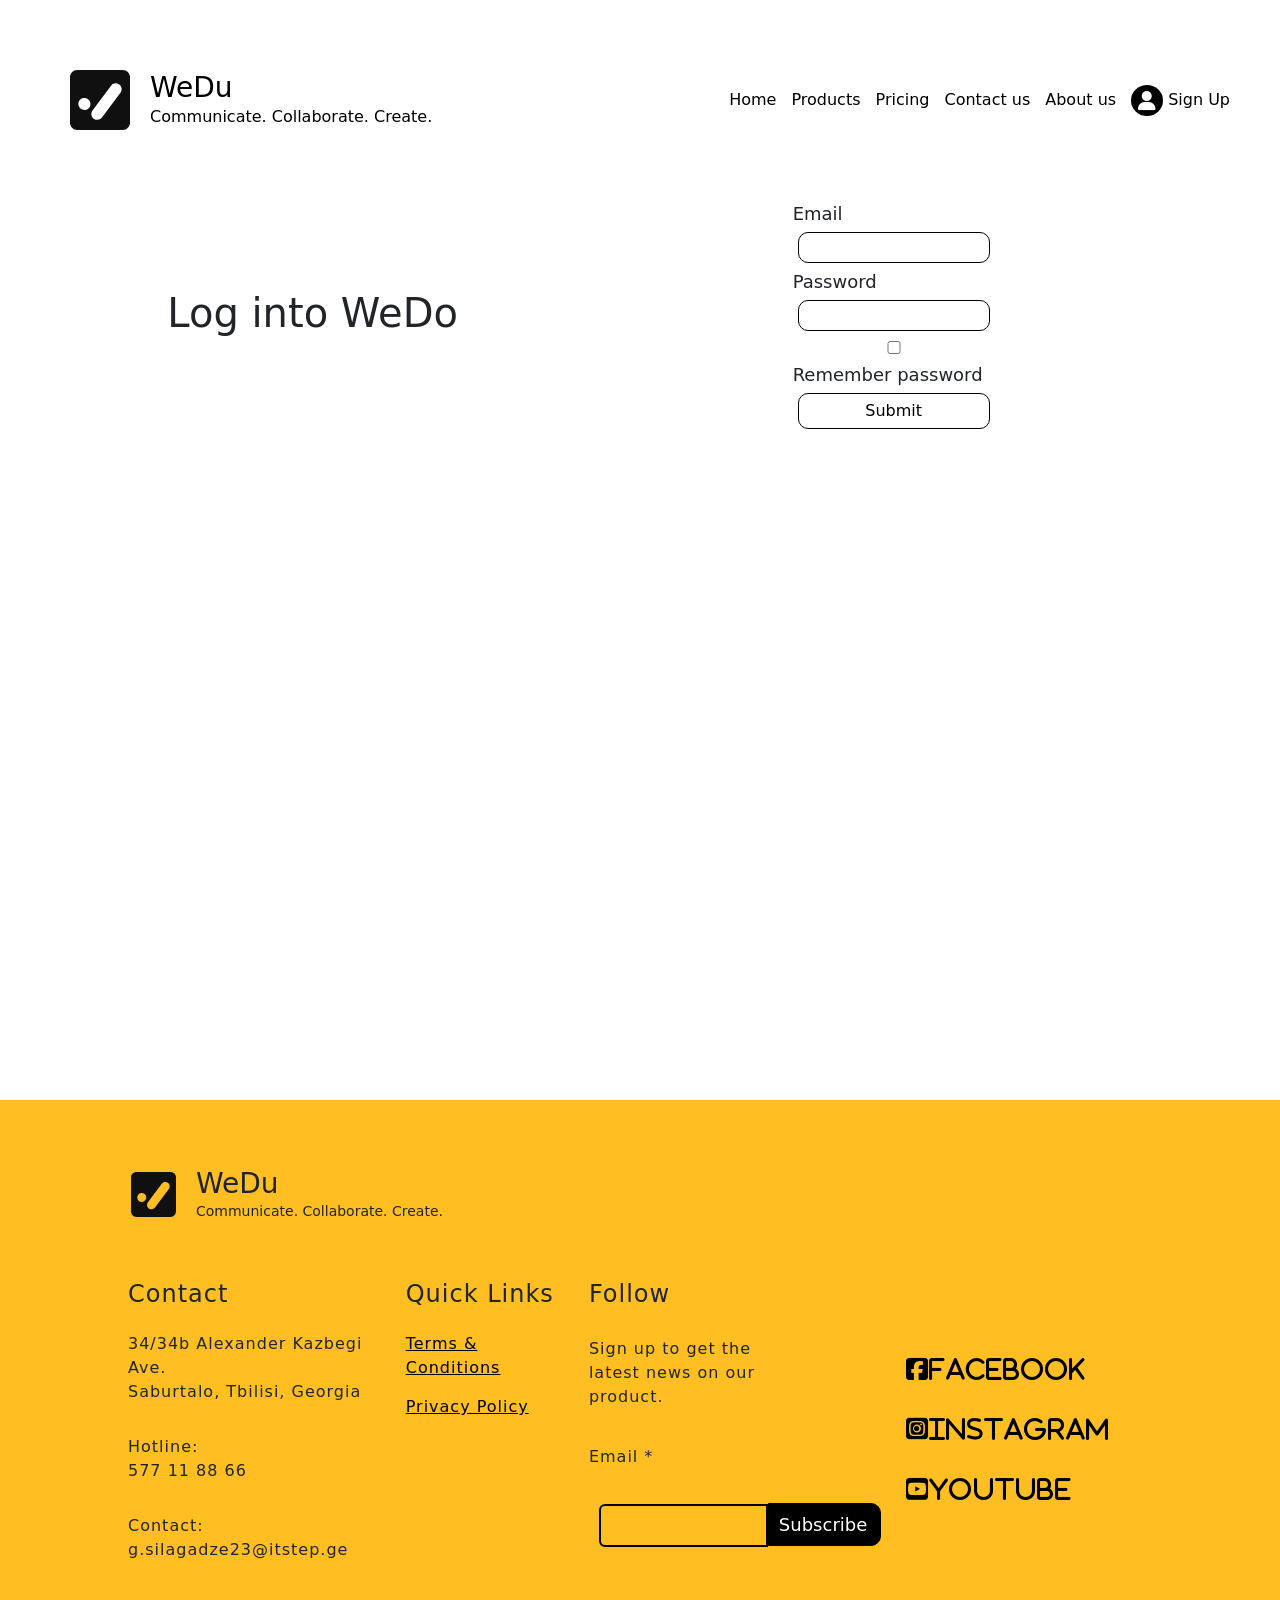
<file: login.html>
<!DOCTYPE html>
<html lang="en">
<head>
    <meta charset="UTF-8">
    <meta name="viewport" content="width=device-width, initial-scale=1.0">
    <title>WeDu</title>
    <link rel="stylesheet" href="style.css">
    <link rel="stylesheet" href="https://cdn.jsdelivr.net/npm/bootstrap@5.3.2/dist/css/bootstrap.min.css" integrity="sha384-T3c6CoIi6uLrA9TneNEoa7RxnatzjcDSCmG1MXxSR1GAsXEV/Dwwykc2MPK8M2HN" crossorigin="anonymous">
    <link rel="stylesheet" href="https://cdnjs.cloudflare.com/ajax/libs/font-awesome/6.4.2/css/all.min.css" integrity="sha512-z3gLpd7yknf1YoNbCzqRKc4qyor8gaKU1qmn+CShxbuBusANI9QpRohGBreCFkKxLhei6S9CQXFEbbKuqLg0DA==" crossorigin="anonymous" referrerpolicy="no-referrer" />
    <script src="https://cdn.jsdelivr.net/npm/bootstrap@5.3.2/dist/js/bootstrap.min.js" integrity="sha384-BBtl+eGJRgqQAUMxJ7pMwbEyER4l1g+O15P+16Ep7Q9Q+zqX6gSbd85u4mG4QzX+" crossorigin="anonymous"></script>
    <link rel="icon" type="image/x-icon" href="icon.png">
</head>
<body>
    <header>
        <a href="index.html" id="logolink">
            <div class="name">
                <svg id="logo" preserveAspectRatio="xMidYMid meet" data-bbox="23.5 23.5 153 153" viewBox="23.5 23.5 153 153" xmlns="http://www.w3.org/2000/svg" data-type="color" role="img" aria-label="Homepage"><defs><style>#comp-kybbhi6c svg [data-color="1"] {fill: #000000;}</style></defs>
                    <g>
                        <path d="M158.026 23.5H41.974C31.771 23.5 23.5 31.771 23.5 41.974v116.052c0 10.203 8.271 18.474 18.474 18.474h116.052c10.203 0 18.474-8.271 18.474-18.474V41.974c0-10.203-8.271-18.474-18.474-18.474zM62.37 125.347c-8.382 1.206-16.154-4.611-17.36-12.992s4.611-16.154 12.992-17.36c8.382-1.206 16.154 4.611 17.36 12.992s-4.61 16.154-12.992 17.36zm89.787-43.89-47.193 63.061a14.978 14.978 0 0 1-12.021 6.014c-3.127 0-6.279-.974-8.976-2.992-6.633-4.964-7.985-14.364-3.022-20.997l47.193-63.061c4.964-6.633 14.363-7.985 20.997-3.022 6.632 4.964 7.985 14.365 3.022 20.997z" fill="#111010" data-color="1"></path>
                    </g>
                </svg>
                <div class="title">
                    <h3>WeDu</h3>
                    <p>Communicate. Collaborate. Create.</p>
                </div>
            </div>
        </a>
        <nav>
            <a href="index.html" class="navlink">Home</a>
            <a href="products.html" class="navlink">Products</a>
            <a href="pricing.html" class="navlink">Pricing</a>
            <a href="contact.html" class="navlink">Contact us</a>
            <a href="about.html" class="navlink">About us</a>
            <a href="signup.html" class="navlink"><span class="fa-solid fa-user fa-lg login" style="color: #ffffff;"></span>Sign Up</a>
        </nav>
    </header>
    <section>
        <main>
              <h1>Log into WeDo</h1>  
              <form id="account" action="index.html">
                     <label for="email">Email</label>
                     <input type="email" name="email" required>
                     <label for="password">Password</label>
                     <input type="password" name="password" required>
                     <div class="rememberpass">
                            <input type="checkbox" name="remember" value="yes">
                            <label for="remember">Remember password</label>
                     </div>
                     <input type="submit">
              </form>
        </main>
    </section>
    <footer>
        <div class="top">
            <svg preserveAspectRatio="xMidYMid meet" data-bbox="23.5 23.5 153 153" viewBox="23.5 23.5 153 153" xmlns="http://www.w3.org/2000/svg" data-type="color" role="img" aria-label="Homepage"><defs><style>#comp-kybbhi6c svg [data-color="1"] {fill: #000000;}</style></defs>
                <g>
                    <path d="M158.026 23.5H41.974C31.771 23.5 23.5 31.771 23.5 41.974v116.052c0 10.203 8.271 18.474 18.474 18.474h116.052c10.203 0 18.474-8.271 18.474-18.474V41.974c0-10.203-8.271-18.474-18.474-18.474zM62.37 125.347c-8.382 1.206-16.154-4.611-17.36-12.992s4.611-16.154 12.992-17.36c8.382-1.206 16.154 4.611 17.36 12.992s-4.61 16.154-12.992 17.36zm89.787-43.89-47.193 63.061a14.978 14.978 0 0 1-12.021 6.014c-3.127 0-6.279-.974-8.976-2.992-6.633-4.964-7.985-14.364-3.022-20.997l47.193-63.061c4.964-6.633 14.363-7.985 20.997-3.022 6.632 4.964 7.985 14.365 3.022 20.997z" fill="#111010" data-color="1"></path>
                </g>
            </svg>
            <div class="title">
                <h3>WeDu</h3>
                <p>Communicate. Collaborate. Create.</p>
            </div>
        </div>
        <div class="bottom">
            <div class="footercard">
                <h4>Contact</h4>
                <p>34/34b Alexander Kazbegi Ave.<br>Saburtalo, Tbilisi, Georgia</p>
                <p>Hotline:<br>577 11 88 66</p>
                <p>Contact:<br>g.silagadze23@itstep.ge</p>
            </div>
            <div class="footercard">
                <h4>Quick Links</h4>
                <a href="#">Terms & Conditions</a>
                <a href="#">Privacy Policy</a>
            </div>
            <div class="footercard" id="links">
                <div class="linksleft">
                    <h4>Follow</h4>
                    <p>Sign up to get the latest news on our product.</p>
                    <form>
                        <label for="email">Email *</label><br>
                        <div class="newsletter">
                        <input type="email" name="email" required><input type="submit" id="submit" value="Subscribe">
                        </div>
                    </form>
                </div>
                <div class="linksright">
                    <a href="https://www.facebook.com/itstep.ge"><i class="fa-brands fa-square-facebook fa-lg foot" style="color: #000000;">Facebook</i></a>
                    <a href="https://www.instagram.com/itstep.ge/"><i class="fa-brands fa-square-instagram fa-lg foot" style="color: #000000;">Instagram</i></a>
                    <a href="https://www.youtube.com/channel/UCEzDl2TEKvXQ3egFBhp-hPA"><i class="fa-brands fa-square-youtube fa-lg foot" style="color: #000000;">YouTube</i></a>
                </div>
            </div>
        </div>
    </footer>
</body>
</html>
</file>
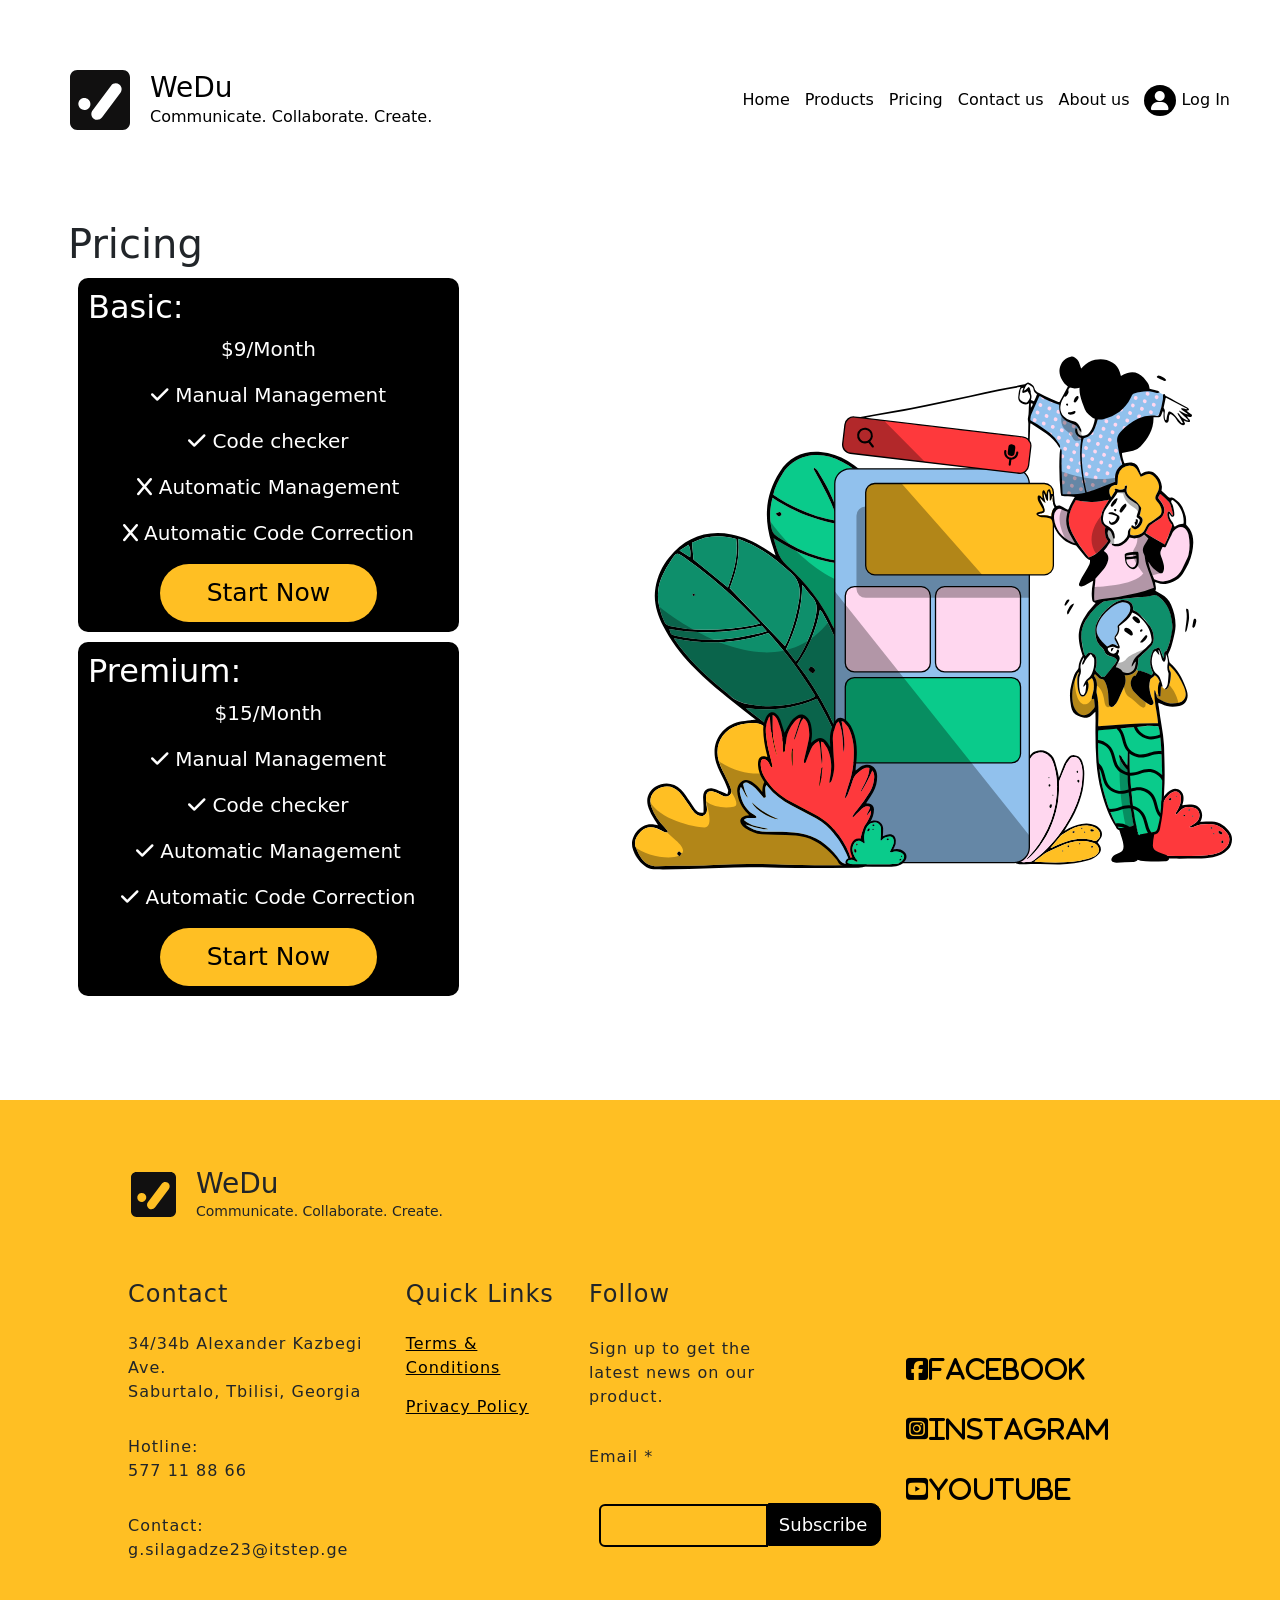
<file: pricing.html>
<!DOCTYPE html>
<html lang="en">
<head>
    <meta charset="UTF-8">
    <meta name="viewport" content="width=device-width, initial-scale=1.0">
    <title>WeDu</title>
    <link rel="stylesheet" href="style.css">
    <link rel="stylesheet" href="https://cdn.jsdelivr.net/npm/bootstrap@5.3.2/dist/css/bootstrap.min.css" integrity="sha384-T3c6CoIi6uLrA9TneNEoa7RxnatzjcDSCmG1MXxSR1GAsXEV/Dwwykc2MPK8M2HN" crossorigin="anonymous">
    <link rel="stylesheet" href="https://cdnjs.cloudflare.com/ajax/libs/font-awesome/6.4.2/css/all.min.css" integrity="sha512-z3gLpd7yknf1YoNbCzqRKc4qyor8gaKU1qmn+CShxbuBusANI9QpRohGBreCFkKxLhei6S9CQXFEbbKuqLg0DA==" crossorigin="anonymous" referrerpolicy="no-referrer" />
    <script src="https://cdn.jsdelivr.net/npm/bootstrap@5.3.2/dist/js/bootstrap.min.js" integrity="sha384-BBtl+eGJRgqQAUMxJ7pMwbEyER4l1g+O15P+16Ep7Q9Q+zqX6gSbd85u4mG4QzX+" crossorigin="anonymous"></script>
    <link rel="icon" type="image/x-icon" href="icon.png">    
    <style>
        @media only screen and (max-width: 900px) {
            main {
                flex-direction: column;
            }
        }
    </style>
</head>
<body>
    <header>
        <a href="index.html" id="logolink">
            <div class="name">
                <svg id="logo" preserveAspectRatio="xMidYMid meet" data-bbox="23.5 23.5 153 153" viewBox="23.5 23.5 153 153" xmlns="http://www.w3.org/2000/svg" data-type="color" role="img" aria-label="Homepage"><defs><style>#comp-kybbhi6c svg [data-color="1"] {fill: #000000;}</style></defs>
                    <g>
                        <path d="M158.026 23.5H41.974C31.771 23.5 23.5 31.771 23.5 41.974v116.052c0 10.203 8.271 18.474 18.474 18.474h116.052c10.203 0 18.474-8.271 18.474-18.474V41.974c0-10.203-8.271-18.474-18.474-18.474zM62.37 125.347c-8.382 1.206-16.154-4.611-17.36-12.992s4.611-16.154 12.992-17.36c8.382-1.206 16.154 4.611 17.36 12.992s-4.61 16.154-12.992 17.36zm89.787-43.89-47.193 63.061a14.978 14.978 0 0 1-12.021 6.014c-3.127 0-6.279-.974-8.976-2.992-6.633-4.964-7.985-14.364-3.022-20.997l47.193-63.061c4.964-6.633 14.363-7.985 20.997-3.022 6.632 4.964 7.985 14.365 3.022 20.997z" fill="#111010" data-color="1"></path>
                    </g>
                </svg>
                <div class="title">
                    <h3>WeDu</h3>
                    <p>Communicate. Collaborate. Create.</p>
                </div>
            </div>
        </a>
        <nav>
            <a href="index.html" class="navlink">Home</a>
            <a href="products.html" class="navlink">Products</a>
            <a href="pricing.html" class="navlink">Pricing</a>
            <a href="contact.html" class="navlink">Contact us</a>
            <a href="about.html" class="navlink">About us</a>
            <a href="login.html" class="navlink"><span class="fa-solid fa-user fa-lg login" style="color: #ffffff;"></span>Log In</a>
        </nav>
    </header>
    <section>
        <main id="pricingmain">
            <div class="text" id="pricingtext">
                <h1>Pricing</h1>
                <div class="cardpricing">
                    <h2>Basic:</h2>
                    <p>$9/Month</p>
                    <p><i class="fa-solid fa-check" style="color: #FFFFFF;"></i> Manual Management</p>
                    <p><i class="fa-solid fa-check" style="color: #FFFFFF;"></i> Code checker</p>
                    <p><i class="fa-solid fa-x" style="color: #FFFFFF;"></i> Automatic Management</p>
                    <p><i class="fa-solid fa-x" style="color: #FFFFFF;"></i> Automatic Code Correction</p>
                    <a href="signup.html" class="signup">Start Now</a>
                </div>
                <div class="cardpricing">
                    <h2>Premium:</h2>
                    <p>$15/Month</p>
                    <p><i class="fa-solid fa-check" style="color: #FFFFFF;"></i> Manual Management</p>
                    <p><i class="fa-solid fa-check" style="color: #FFFFFF;"></i> Code checker</p>
                    <p><i class="fa-solid fa-check" style="color: #FFFFFF;"></i> Automatic Management</p>
                    <p><i class="fa-solid fa-check" style="color: #FFFFFF;"></i> Automatic Code Correction</p>
                    <a href="signup.html" class="signup">Start Now</a>
                </div>
            </div>
            <svg id="main" preserveAspectRatio="xMidYMid meet" data-bbox="7.556 20.992 184.886 158.016" viewBox="7.556 20.992 184.886 158.016" height="600" width="600" xmlns="http://www.w3.org/2000/svg" data-type="color" role="presentation" aria-hidden="true" aria-label=""><defs><style>#comp-kyjx1reo svg [data-color="1"] {fill: #0ACB8B;}
                #comp-kyjx1reo svg [data-color="2"] {fill: #000000;}
                #comp-kyjx1reo svg [data-color="3"] {fill: #FFBF23;}
                #comp-kyjx1reo svg [data-color="4"] {fill: #07875D;}
                #comp-kyjx1reo svg [data-color="5"] {fill: #FFD7EF;}
                #comp-kyjx1reo svg [data-color="6"] {fill: #FE393C;}
                    #comp-kyjx1reo svg [data-color="8"] {fill: #FFFFFF;}</style></defs>
                        <g>
                        <path d="M75.776 89.668c.192 2.146.369 4.301.581 6.451.744 7.559.365 15.084-.693 22.584-.176 1.247-.096 2.423.145 3.661.627 3.214 1.121 6.455 1.624 9.692.408 2.627.748 5.264 1.132 7.895.052.358.189.704.395 1.444.344-.791.593-1.241.741-1.721 3.488-11.288 6.788-22.628 8.569-34.339 1.337-8.791 1.675-17.613.205-26.437-.101-.604-.234-1.203-.413-2.113-1.257 1.803-2.259 3.459-3.48 4.932-1.217 1.468-2.592 2.823-4.012 4.099-1.466 1.316-3.069 2.478-4.794 3.852zm8.236 11.572c.2-.229.31-.453.412-.45.209.007.413.137.62.216-.115.176-.2.457-.352.5-.159.045-.382-.138-.68-.266z" fill="#0ACB8B" data-color="1"></path>
                        <path d="M63.801 55.278c.317.298.715.545.937.903.912 1.467 1.828 2.937 2.637 4.462 3.035 5.718 5.041 11.802 6.276 18.15.059.303.127.605.212.901.032.113.124.208.268.437.336-.193.703-.355 1.015-.591 3.525-2.654 6.677-5.656 9.034-9.449.923-1.485 1.135-2.765.224-4.423-2.873-5.231-6.701-9.478-12.018-12.23-3.535-1.829-7.289-2.7-11.259-1.657-3.045.8-5.457 2.544-7.128 5.241-1.267 2.045-2.387 4.164-2.914 6.522 6.35 4.269 12.554 6.836 19.744 8.133-.649-2.991-1.896-5.652-3.184-8.276-1.297-2.644-2.757-5.208-4.146-7.807l.302-.316zm11.263 6.057c.007-.691.464-1.109 1.185-1.085.776.026 1.515.676 1.466 1.346-.053.729-.508 1.084-1.219 1.085-.828.001-1.44-.589-1.432-1.346z" fill="#0ACB8B" data-color="1"></path>
                        <path d="M75.751 107.004c.135-7.596-.302-14.72-1.704-21.909-4.063-.38-7.973-1.126-11.755-2.491-3.783-1.365-7.339-3.172-11.108-5.639.465 1.539.804 2.678 1.154 3.814.574 1.859 1.574 3.348 3.069 4.694 5.79 5.214 10.582 11.242 13.894 18.357.519 1.116 1.24 1.803 2.378 2.108 1.233.331 2.468.647 4.072 1.066z" fill="#0ACB8B" data-color="1"></path>
                        <path d="M50.846 64.493c-.922 3.481-.966 6.787-.142 10.046.21.829 1.084 1.646 1.859 2.144a61.821 61.821 0 0 0 6.091 3.467c4.118 2.026 8.492 3.263 13.036 3.89.427.059.858.092 1.288.112.174.008.352-.049.749-.111-.553-3.847-1.54-7.558-2.517-11.402-7.294-1.345-14.086-3.93-20.364-8.146zm.961 4.918c.613-.277.956-.562 1.265-.528.229.025.63.544.572.701-.113.306-.492.704-.764.706-.275.001-.554-.429-1.073-.879z" fill="#0ACB8B" data-color="1"></path>
                        <path d="M85.856 69.087c-4.616 6.575-4.616 6.575-11.588 12.268l1.29 7.077c.345-.132.642-.179.857-.338 4.292-3.179 8.138-6.766 10.675-11.585.46-.873.672-1.635.314-2.603-.551-1.492-.981-3.03-1.548-4.819z" fill="#0ACB8B" data-color="1"></path>
                        <path d="m75.714 107.854-4.868-1.102 3.69 10.034.31-.015.868-8.917z" fill="#0ACB8B" data-color="1"></path>
                        <path d="M15.577 165.388c-.579-.098-.879-.134-1.174-.2-4.2-.942-8.052 4.066-6.493 7.852.917 2.227 2.136 4.064 4.132 5.275.832.505 1.976.669 2.981.681 3.329.04 6.661-.026 9.99-.115 6.226-.165 12.45-.469 18.677-.535 4.808-.051 9.619.243 14.428.259 6.411.021 12.823-.078 19.234-.136.429-.004.858-.089 1.284-.156.945-.148 1.47-.696 1.298-1.664-.214-1.21-.541-2.4-.805-3.601-.102-.461-.278-.944-.227-1.394.158-1.406.539-2.795.602-4.201.355-7.853.595-15.708-.301-23.546-.079-.694-.079-1.299.429-1.895.386-.454.645-1.063.82-1.646 1.098-3.669 2.202-7.337 3.217-11.029a457.2 457.2 0 0 0 3.134-12.022c2.371-9.65 3.81-19.421 3.485-29.392-.238-7.292-1.447-14.395-4.382-21.128-2.522-5.788-6.479-10.321-11.861-13.611-2.576-1.575-5.369-2.54-8.351-2.789-5.372-.448-9.687 1.543-12.625 6.122-4.402 6.86-4.957 14.219-2.525 21.896.37 1.169.776 2.327 1.283 3.839-.699-.432-1.137-.677-1.549-.961-3.689-2.541-7.577-4.632-12.034-5.483-7.823-1.494-14.223.969-19.255 7.057-2.202 2.665-3.575 5.785-4.181 9.192-.76 4.278.421 8.234 2.344 11.983 2.271 4.429 5.21 8.388 8.667 11.973 4.605 4.775 9.733 8.938 14.94 13.012 1.541 1.206 3.078 2.417 4.97 3.904-.844.059-1.239.066-1.629.117-1.16.151-2.343.214-3.471.498-5.823 1.464-8.908 6.792-7.14 12.565.609 1.987 1.729 3.815 2.589 5.728.403.896.783 1.808 1.087 2.741.093.284-.102.663-.213 1.25-.752-.321-1.341-.59-1.944-.825-.857-.333-1.701-.766-2.592-.931-1.628-.302-2.789.616-2.921 2.283-.077.978.074 1.973.101 2.96.02.716.004 1.432.004 2.156-1.29.273-2.017-.301-2.6-1.025-.577-.717-1.005-1.554-1.543-2.306-.896-1.252-1.698-2.607-2.77-3.689-2.19-2.211-5.236-2.509-7.805-.974-2.063 1.233-3.09 3.562-2.437 5.882.314 1.116.85 2.182 1.381 3.221.452.873 1.038 1.674 1.751 2.808zm2.74 2.275.28-.423c-.39-.447-.774-.898-1.17-1.34-1.622-1.807-3.013-3.775-3.851-6.069-.99-2.71.199-5.107 2.918-6.059 2.164-.757 4.069-.173 5.592 1.386 1.022 1.046 1.77 2.36 2.637 3.557.686.946 1.276 1.984 2.075 2.82.789.826 1.902 1.37 3.017.754.997-.55.892-1.67.787-2.672-.038-.369-.134-.732-.161-1.101-.046-.616-.119-1.239-.074-1.851.099-1.349.741-1.86 2.098-1.661.539.079 1.065.294 1.575.503.397.162.752.423 1.137.619.798.406 1.654.708 2.428.065.797-.663.586-1.593.292-2.412-.331-.925-.804-1.798-1.208-2.697-.809-1.799-1.824-3.538-2.378-5.413-1.465-4.961 1.072-9.601 5.98-11.081 1.398-.422 2.895-.606 4.359-.695 1.509-.092 2.912.387 4.095 1.416.838.729 1.728 1.398 2.581 2.111 6.367 5.327 12.316 11.076 17.276 17.766 3.363 4.536 6.1 9.424 7.63 14.927.206.739.64 1.493 1.169 2.048 1.361 1.427 1.523 3.118 1.54 5.093-1.11.139-2.07.35-3.032.364-4.009.061-8.018.087-12.027.083-9.863-.008-19.713-.798-29.593-.119-6.207.427-12.456.219-18.68.449-2.137.079-3.767-.655-5.007-2.225-.745-.943-1.241-2.106-1.735-3.222-.957-2.159.029-3.818 1.502-5.318 1.396-1.421 3.073-1.429 4.809-.901.699.212 1.33.642 2.007.938.361.16.754.243 1.132.36zm45.717-42.07c-.334.263-.463.406-.622.482-.388.185-.782.363-1.189.502-5.994 2.051-12.108 2.75-18.381 1.624-2.334-.419-4.525-1.144-6.257-2.894-.431-.436-.959-.774-1.436-1.165-4.968-4.077-9.734-8.363-13.677-13.485-.63-.818-1.186-1.694-1.991-2.851 10.092 2.199 19.663 1.348 29.125-1.63 5.447 6.021 10.188 12.457 14.428 19.417zm11.742-35.925c1.725-1.375 3.329-2.537 4.794-3.854 1.42-1.276 2.795-2.631 4.012-4.099 1.221-1.473 2.223-3.128 3.48-4.932.179.911.313 1.509.413 2.113 1.47 8.824 1.132 17.645-.205 26.437-1.781 11.711-5.081 23.051-8.569 34.339-.149.481-.397.931-.741 1.721-.206-.74-.342-1.086-.395-1.444-.385-2.631-.724-5.268-1.132-7.895-.503-3.237-.997-6.478-1.624-9.692-.242-1.239-.321-2.414-.145-3.661 1.058-7.5 1.438-15.025.693-22.584-.212-2.148-.389-4.302-.581-6.449zm-11.975-34.39-.301.315c1.389 2.599 2.848 5.163 4.146 7.807 1.288 2.624 2.535 5.285 3.184 8.276-7.189-1.297-13.394-3.865-19.744-8.133.526-2.357 1.646-4.476 2.914-6.522 1.671-2.697 4.083-4.441 7.128-5.241 3.97-1.043 7.725-.172 11.259 1.657 5.317 2.752 9.144 6.999 12.018 12.23.911 1.658.698 2.939-.224 4.423-2.357 3.793-5.509 6.795-9.034 9.449-.312.235-.679.398-1.015.591-.144-.229-.236-.324-.268-.437a10.617 10.617 0 0 1-.212-.901c-1.236-6.348-3.242-12.431-6.276-18.15-.809-1.525-1.726-2.995-2.637-4.462-.224-.356-.621-.604-.938-.902zm.762 71.12c1.036 1.917 2.119 3.841 3.13 5.803 2.812 5.453 4.741 11.262 6.803 17.019 1.776 4.96 3.118 10.027 3.849 15.245.299 2.133.252 4.274-.386 6.439-.543-.561-.954-1.147-1.172-1.797-2.23-6.644-5.574-12.653-10.181-17.93a165.174 165.174 0 0 0-5.757-6.278c-5.166-5.339-10.943-9.974-16.804-14.508-.468-.362-.905-.765-1.356-1.149 7.543 1.039 14.744.245 21.874-2.844zm-17.548-23.146c-.891.229-1.417.391-1.953.498-4.914.978-9.887 1.367-14.886 1.389-3.579.016-7.141-.275-10.645-1.065-.765-.172-1.51-.288-1.92-1.202-2.074-4.626-2.992-9.323-.809-14.148a33.806 33.806 0 0 1 3.017-5.285c1.485-2.145 1.61-2.096 3.782-.59 5.995 4.158 11.591 8.809 16.865 13.848 2.135 2.038 4.178 4.175 6.549 6.555zm11.482 12.466c3.592-5.186 5.897-10.634 6.975-16.698.509.528.859 1.077 1.178 1.644 5.076 8.999 8.079 18.698 9.581 28.885.46 3.118.513 6.307 1.11 9.393.875 4.518 1.249 9.069 1.445 13.643.109 2.535.02 5.078.02 7.617-4.274-16.016-10.041-31.251-20.309-44.484zM40.294 77.154c1.827.781 3.325 1.322 4.732 2.04 4.264 2.175 7.895 5.203 11.466 8.373 2.242 1.99 2.957 4.253 2.686 7.05-.03.307-.025.619-.071.924a55.93 55.93 0 0 1-3.242 12.146c-.343.876-.805 1.704-1.171 2.471L37.668 92.335c1.854-4.551 3.163-9.475 2.626-15.181zm35.457 29.85c-1.604-.419-2.84-.735-4.072-1.066-1.139-.306-1.859-.993-2.378-2.108-3.312-7.114-8.104-13.142-13.894-18.357-1.495-1.347-2.495-2.835-3.069-4.694-.351-1.136-.689-2.275-1.154-3.814 3.769 2.467 7.325 4.273 11.108 5.639 3.782 1.365 7.691 2.11 11.755 2.491 1.402 7.189 1.839 14.313 1.704 21.909zM50.846 64.493c6.278 4.216 13.07 6.801 20.365 8.146.977 3.844 1.964 7.555 2.517 11.402-.397.062-.575.119-.749.111-.43-.021-.861-.053-1.288-.112-4.544-.627-8.918-1.864-13.036-3.89a61.821 61.821 0 0 1-6.091-3.467c-.776-.498-1.65-1.315-1.859-2.144-.825-3.259-.781-6.565.141-10.046zM39.68 77.159c.649 5.273-.733 10.044-2.558 14.966a69626.44 69626.44 0 0 0-10.619-8.585l-.437-5.215c4.251-2.256 8.699-2.569 13.614-1.166zm46.176-8.072c.567 1.789.997 3.327 1.549 4.819.358.967.145 1.73-.314 2.603-2.537 4.819-6.383 8.406-10.675 11.585-.215.159-.512.206-.857.338l-1.29-7.077c6.971-5.693 6.971-5.693 11.587-12.268zm-30.781 41.981c3.085-6.198 4.858-12.526 4.932-19.738 1.211 1.508 2.051 2.721 3.06 3.771 1.39 1.447 1.573 3.086 1.261 4.956-.827 4.956-2.835 9.436-5.365 13.713-.231.39-.58.708-.944 1.142l-2.944-3.844zm-5.999-5.471c-.905.256-1.533.475-2.178.608-2.533.519-5.056 1.109-7.611 1.491-6.153.921-12.28.694-18.349-.721-1.363-.318-1.462-.46-1.85-2.074 9.541 1.694 18.993 1.195 28.46-.946l1.528 1.642zm26.638 2.257-.869 8.918-.31.015-3.69-10.034 4.869 1.101zM22.188 80.725l2.816-1.768c.622 1.352.627 2.498.463 3.901l-3.279-2.133z" fill="#000000" data-color="2"></path>
                        <path d="M18.317 167.663c-.378-.117-.771-.2-1.132-.358-.677-.296-1.308-.725-2.007-.938-1.736-.528-3.413-.519-4.809.901-1.474 1.5-2.459 3.158-1.502 5.318.494 1.115.99 2.278 1.735 3.222 1.24 1.57 2.871 2.304 5.007 2.225 6.224-.23 12.473-.022 18.68-.449 9.88-.679 19.73.111 29.593.119 4.009.003 8.019-.022 12.027-.083.963-.015 1.922-.225 3.032-.364-.017-1.975-.179-3.667-1.54-5.093a5.045 5.045 0 0 1-1.169-2.048c-1.53-5.503-4.267-10.392-7.63-14.927-4.96-6.69-10.909-12.439-17.276-17.766-.853-.713-1.743-1.382-2.581-2.111-1.183-1.029-2.585-1.508-4.095-1.416-1.464.089-2.96.273-4.359.695-4.909 1.48-7.445 6.12-5.98 11.081.554 1.876 1.569 3.614 2.378 5.413.404.899.877 1.772 1.208 2.697.293.818.504 1.749-.292 2.412-.774.643-1.63.341-2.428-.065-.385-.196-.74-.456-1.137-.619-.51-.209-1.036-.424-1.575-.503-1.358-.199-1.999.313-2.098 1.661-.045.612.028 1.235.074 1.851.028.369.123.733.161 1.101.104 1.003.21 2.122-.787 2.672-1.115.615-2.228.072-3.017-.754-.799-.837-1.389-1.874-2.075-2.82-.867-1.197-1.616-2.511-2.637-3.557-1.523-1.559-3.428-2.143-5.592-1.386-2.719.952-3.908 3.349-2.918 6.059.838 2.294 2.228 4.262 3.851 6.069.396.441.78.893 1.17 1.34l-.28.421zm39.315-12.753c.625-.374.945-.723 1.264-.722.614.002 1.088.427.929 1.073-.068.276-.633.643-.913.599-.371-.059-.685-.481-1.28-.95zm-35.473 20.039c-.31-.333-.699-.571-.686-.784.015-.253.439-.716.576-.679.317.086.569.418.847.65l-.737.813zm32.993-23.536c-.187-.354-.337-.531-.358-.723-.01-.093.266-.326.332-.299.188.078.415.231.467.404.034.113-.21.31-.441.618z" fill="#FFBF23" data-color="3"></path>
                        <path d="M64.034 125.593c-4.24-6.96-8.981-13.396-14.428-19.418-9.462 2.978-19.033 3.829-29.125 1.63.805 1.157 1.361 2.033 1.991 2.851 3.944 5.121 8.709 9.407 13.677 13.485.477.391 1.005.729 1.436 1.165 1.732 1.75 3.923 2.475 6.257 2.894 6.273 1.127 12.387.427 18.381-1.624.406-.139.801-.317 1.189-.502.159-.075.288-.218.622-.481z" fill="#0E8F6B" data-color="4"></path>
                        <path d="M64.563 126.398c-7.131 3.089-14.332 3.883-21.875 2.844.451.384.888.787 1.356 1.149 5.861 4.534 11.637 9.169 16.804 14.508 1.974 2.04 3.89 4.14 5.757 6.278 4.607 5.277 7.95 11.285 10.181 17.93.218.651.629 1.237 1.172 1.797.638-2.166.685-4.306.386-6.439-.731-5.219-2.073-10.286-3.849-15.245-2.062-5.757-3.991-11.566-6.803-17.019-1.01-1.962-2.092-3.886-3.129-5.803z" fill="#0E8F6B" data-color="4"></path>
                        <path d="M47.015 103.252c-2.371-2.379-4.414-4.516-6.549-6.556-5.274-5.039-10.87-9.69-16.865-13.848-2.172-1.506-2.297-1.555-3.782.59a33.897 33.897 0 0 0-3.017 5.285c-2.182 4.825-1.264 9.523.809 14.148.41.914 1.155 1.03 1.92 1.202 3.504.79 7.066 1.081 10.645 1.065 4.999-.022 9.972-.41 14.886-1.389.536-.107 1.062-.268 1.953-.497zm-19.97-8.795c-.255.17-.468.368-.516.333a1.11 1.11 0 0 1-.379-.493c-.02-.054.277-.326.353-.297.182.069.32.258.542.457z" fill="#0E8F6B" data-color="4"></path>
                        <path d="M58.497 115.718c10.269 13.233 16.036 28.468 20.31 44.484 0-2.539.089-5.083-.02-7.617-.196-4.574-.571-9.125-1.445-13.643-.598-3.086-.65-6.275-1.11-9.393-1.502-10.186-4.505-19.885-9.581-28.885-.32-.567-.669-1.116-1.178-1.644-1.08 6.064-3.384 11.512-6.976 16.698zm3.345 1.787c.398-.448.575-.825.845-.912.499-.16 1.412.725 1.261 1.248-.092.318-.664.81-.786.749-.46-.228-.824-.651-1.32-1.085z" fill="#0E8F6B" data-color="4"></path>
                        <path d="M40.294 77.154c.537 5.706-.771 10.63-2.626 15.18l17.026 17.823c.367-.766.829-1.595 1.171-2.471a55.93 55.93 0 0 0 3.242-12.146c.046-.305.041-.617.071-.924.271-2.797-.444-5.06-2.686-7.05-3.571-3.17-7.202-6.198-11.466-8.373-1.408-.717-2.905-1.258-4.732-2.039z" fill="#0E8F6B" data-color="4"></path>
                        <path d="M39.68 77.159c-4.915-1.403-9.363-1.09-13.613 1.166l.437 5.215 10.619 8.585c1.824-4.923 3.206-9.693 2.557-14.966z" fill="#0E8F6B" data-color="4"></path>
                        <path d="m55.075 111.068 2.945 3.844c.363-.434.713-.752.944-1.142 2.531-4.277 4.539-8.757 5.365-13.713.312-1.87.128-3.509-1.261-4.956-1.009-1.05-1.85-2.263-3.06-3.771-.075 7.212-1.848 13.54-4.933 19.738z" fill="#0E8F6B" data-color="4"></path>
                        <path d="m49.076 105.597-1.528-1.642c-9.466 2.141-18.918 2.639-28.46.946.388 1.614.487 1.756 1.85 2.074 6.069 1.416 12.196 1.642 18.349.721 2.554-.382 5.078-.972 7.611-1.491.646-.132 1.273-.352 2.178-.608z" fill="#0E8F6B" data-color="4"></path>
                        <path d="m22.188 80.725 3.279 2.134c.164-1.403.159-2.549-.463-3.901l-2.816 1.767z" fill="#0E8F6B" data-color="4"></path>
                        <path d="M57.632 154.91c.595.468.909.891 1.28.95.28.045.845-.323.913-.599.159-.646-.315-1.07-.929-1.073-.319 0-.639.349-1.264.722z" fill="#000000" data-color="2"></path>
                        <path d="m22.159 174.949.736-.814c-.278-.232-.53-.564-.847-.65-.137-.037-.56.426-.576.679-.012.214.377.452.687.785z" fill="#000000" data-color="2"></path>
                        <path d="M55.152 151.413c.231-.308.475-.505.441-.618-.052-.172-.279-.326-.467-.404-.066-.027-.342.206-.332.299.021.192.171.369.358.723z" fill="#000000" data-color="2"></path>
                        <path d="M84.012 101.24c.297.127.52.311.68.266.152-.043.238-.324.352-.5-.206-.079-.411-.209-.62-.216-.101-.003-.211.222-.412.45z" fill="#000000" data-color="2"></path>
                        <path d="M75.064 61.335c-.008.757.604 1.347 1.432 1.347.711 0 1.166-.356 1.219-1.085.049-.67-.69-1.32-1.466-1.346-.722-.025-1.178.393-1.185 1.084z" fill="#000000" data-color="2"></path>
                        <path d="M27.045 94.457c-.222-.2-.36-.388-.542-.457-.076-.029-.373.243-.353.297.071.19.214.376.379.493.048.035.26-.163.516-.333z" fill="#000000" data-color="2"></path>
                        <path d="M61.842 117.505c.495.434.859.857 1.319 1.086.122.061.694-.431.786-.749.152-.524-.762-1.408-1.261-1.248-.268.085-.445.463-.844.911z" fill="#000000" data-color="2"></path>
                        <path d="M51.807 69.411c.519.45.798.88 1.074.878.271-.002.651-.4.764-.706.058-.157-.343-.676-.572-.701-.31-.033-.653.252-1.266.529z" fill="#000000" data-color="2"></path>
                        <path d="M49.464 70.784S71.53 102.837 90.291 87.92c0 0-.559 26.539-10.656 54.09 0 0-.298 28.027-1.404 29.612 0 0-6.956-22.45-40.196-45.426-12.279-6.737-21.629-22.764-22.881-28.782 0 0 33.994 29.18 52.961 5.397 0 0-6.796-13.318-15.964-19.819 0 0-3.003-9.355-2.687-12.208z" opacity=".3" fill="#000000" data-color="2"></path>
                        <path d="M59.826 144.412s-11.422 10.503-25.513 1.257l3.539 9.126s3.392 4.46 1.021 4.935c-2.371.476-6.232.286-8.648-1.839 0 0 2.958 8.181-.361 8.181s-14.024-2.409-16.891-8.181c0 0-.021 5.327 8.039 12.144 8.061 6.818-7.55 6.73-12.942 1.7 0 0-1.915 7.654 13.417 6.703 15.331-.951 55.482.644 57.455-1.184.001.001-2.115-17.561-19.116-32.842z" opacity=".3" fill="#000000" data-color="2"></path>
                        <path d="M140.826 167.041c.116-.196.225-.397.349-.588 1.392-2.144 2.689-4.34 3.635-6.727.872-2.202 1.605-4.441 1.887-6.806.172-1.438.287-2.881.199-4.329-.071-1.164-.337-2.287-.854-3.34-.455-.928-1.197-1.409-2.232-1.455-.665-.03-1.228.167-1.687.656a7.153 7.153 0 0 0-1.414 2.167c-.468 1.135-.898 2.286-1.348 3.429-.066.168-.151.328-.293.633-.146-.785-.233-1.419-.385-2.037-.254-1.028-.507-2.059-.839-3.063-.438-1.323-1.352-2.256-2.592-2.87-1.261-.624-2.523-.495-3.761.051-.562.248-.955.721-1.299 1.224-.688 1.006-1.138 2.117-1.458 3.287-.565 2.063-.744 4.172-.752 6.3-.011 2.799.14 5.589.395 8.377.162 1.775.243 3.56.305 5.343a13.52 13.52 0 0 1-.498 4.22c-.391 1.361-.986 2.61-1.854 3.729-.206.266-.421.533-.575.829-.304.582-.105 1.035.541 1.209.391.105.804.177 1.207.176.937-.002 1.873-.069 2.81-.089.959-.02 1.919-.038 2.877-.016 2.066.047 4.132.199 6.196.162a34.584 34.584 0 0 0 8.818-1.297c1.279-.361 2.403-.961 3.268-2.002.668-.803.765-1.621.239-2.534-.201-.35-.458-.667-.671-.972.332-.456.673-.891.978-1.35.432-.65.473-1.344.179-2.069-.377-.931-1.08-1.52-1.973-1.902a6.346 6.346 0 0 0-2.739-.529c-1.885.066-3.643.588-5.288 1.505-.434.242-.859.5-1.288.751l-.083-.073zm-11.619 8.684.154.151c.169-.119.356-.218.504-.36.572-.55 1.169-1.08 1.69-1.677 3.745-4.292 6.085-9.267 7.142-14.863.4-2.119.485-4.259.473-6.408-.002-.308.001-.642.111-.921.642-1.636 1.279-3.276 1.998-4.879.291-.648.758-1.224 1.189-1.8.322-.43.792-.584 1.339-.56.801.036 1.366.406 1.723 1.111.486.959.754 1.984.81 3.053a22.785 22.785 0 0 1-.817 7.37c-.975 3.49-2.566 6.686-4.515 9.728-2.588 4.038-5.738 7.538-9.565 10.429-.55.415-1.095.647-1.78.615-.43-.02-.863.056-1.295.062-.431.006-.864-.011-1.295-.041-.254-.018-.511-.069-.727-.31.156-.217.286-.417.434-.602 1.652-2.072 2.422-4.466 2.561-7.085.107-2.028-.055-4.051-.24-6.066-.255-2.785-.511-5.569-.595-8.366-.056-1.86.02-3.713.373-5.545.28-1.451.681-2.857 1.532-4.099.567-.827 1.254-1.414 2.285-1.606 1.031-.191 1.953-.047 2.808.557a4.73 4.73 0 0 1 1.681 2.122c.541 1.325.811 2.722 1.061 4.122.363 2.032.34 4.079.174 6.127-.299 3.69-1.221 7.214-2.825 10.552-1.481 3.081-3.305 5.931-5.688 8.399-.244.252-.467.526-.7.79zm2.357.869c.211-.172.332-.279.461-.376.421-.32.864-.614 1.263-.959.899-.776 1.899-1.396 2.958-1.914 1.229-.601 2.462-1.201 3.728-1.715 1.762-.715 3.578-1.26 5.497-1.363 1.504-.08 2.97.093 4.389.621.841.313 1.318.933 1.53 1.777.131.524.014.995-.347 1.412-.383.443-.812.835-1.35 1.059-.618.257-1.247.514-1.896.667-1.517.357-3.035.732-4.601.824-1.725.101-3.45.278-5.176.281-2.039.003-4.079-.145-6.118-.23-.066-.002-.132-.031-.338-.084zm5.088-4.147a6.183 6.183 0 0 1-.074-.096c.038-.059.071-.123.116-.177.946-1.12 1.889-2.243 2.843-3.356.17-.198.365-.39.584-.526.856-.532 1.701-1.088 2.595-1.549 1.714-.883 3.539-1.361 5.483-1.209 1.021.08 1.999.346 2.768 1.073.943.891 1.24 2.18.065 3.198-.054.047-.112.093-.156.15-.271.356-.572.393-1.003.239-1.775-.633-3.609-.745-5.466-.48-2.328.333-4.501 1.149-6.603 2.175-.384.188-.768.372-1.152.558z" fill="#000000" data-color="2"></path>
                        <path d="M129.207 175.725c.233-.264.456-.538.7-.791 2.383-2.468 4.207-5.318 5.688-8.399 1.604-3.337 2.527-6.862 2.825-10.552.166-2.048.188-4.095-.174-6.127-.25-1.4-.52-2.797-1.061-4.122a4.736 4.736 0 0 0-1.681-2.122c-.855-.604-1.777-.748-2.808-.557-1.03.191-1.718.779-2.285 1.606-.851 1.242-1.252 2.648-1.532 4.099-.353 1.832-.429 3.685-.373 5.545.084 2.797.34 5.581.595 8.366.184 2.015.347 4.038.24 6.066-.138 2.619-.908 5.013-2.561 7.085-.148.185-.278.385-.434.602.216.241.473.292.727.31.431.03.863.047 1.295.041.432-.006.866-.082 1.295-.062.685.033 1.23-.199 1.78-.615 3.827-2.891 6.977-6.391 9.565-10.429 1.949-3.041 3.54-6.238 4.515-9.728.674-2.411.948-4.87.817-7.37a7.576 7.576 0 0 0-.81-3.053c-.357-.705-.923-1.075-1.723-1.111-.548-.025-1.018.13-1.339.56-.431.576-.898 1.151-1.189 1.8-.718 1.603-1.356 3.243-1.998 4.879-.11.279-.112.613-.111.921.011 2.149-.073 4.289-.473 6.408-1.057 5.596-3.397 10.571-7.142 14.863-.521.597-1.118 1.127-1.69 1.677-.147.142-.335.241-.504.36a7.231 7.231 0 0 1-.154-.15zm6.96-15.989c.067-.24.096-.461.194-.645.053-.098.237-.192.343-.174.097.016.241.187.238.286a2.195 2.195 0 0 1-.147.689c-.065.175-.248.254-.413.163-.1-.056-.147-.212-.215-.319zm9.081-7.465c-.489-.275-.58-.44-.417-.713.043-.072.148-.159.216-.153.103.01.235.071.292.154.16.232.049.449-.091.712zm-9.334.734c.056-.052.147-.198.272-.237.155-.048.351.186.305.387a.568.568 0 0 1-.274.343c-.142.064-.299-.159-.303-.493zm8.906-3.721c-.266-.156-.349-.349-.172-.59.035-.048.204-.068.244-.03.199.192.229.4-.072.62zm-8.997 1.394c.139-.05.215-.1.284-.093.043.005.12.119.106.146-.035.069-.11.155-.173.159-.052.003-.11-.102-.217-.212zm1.437 5.229c.084.126.17.199.163.259-.009.069-.103.126-.159.189-.057-.062-.15-.118-.159-.186-.009-.061.075-.135.155-.262z" fill="#FFD7EF" data-color="5"></path>
                        <path d="M131.564 176.594c.207.053.273.083.34.085 2.039.085 4.079.233 6.118.23 1.725-.002 3.45-.179 5.176-.281 1.566-.092 3.084-.467 4.601-.824.649-.153 1.278-.409 1.896-.667.538-.224.967-.616 1.35-1.059.361-.417.478-.888.347-1.412-.212-.844-.689-1.465-1.53-1.777-1.419-.528-2.886-.701-4.389-.621-1.919.102-3.735.647-5.497 1.363-1.266.514-2.5 1.114-3.728 1.715-1.059.518-2.059 1.137-2.958 1.914-.399.345-.842.639-1.263.959-.131.096-.253.203-.463.375zm10.445-5.045c.114.12.224.187.255.28.05.149-.141.366-.289.318-.104-.034-.238-.181-.236-.275.002-.098.153-.192.27-.323zm7.279.829c-.127-.152-.271-.249-.271-.346.001-.088.146-.224.25-.25.164-.042.366.029.346.23-.011.116-.184.216-.325.366zm-3.757-1.06c-.09-.095-.186-.152-.196-.221-.009-.058.109-.194.128-.186.093.037.171.11.255.17l-.187.237zm-5.495 2.005c.107-.083.199-.19.233-.174.081.038.134.134.198.207-.068.048-.135.131-.204.132-.062.002-.126-.087-.227-.165z" fill="#FFBF23" data-color="3"></path>
                        <path d="M136.652 172.447c.384-.186.769-.37 1.152-.557 2.103-1.026 4.275-1.842 6.603-2.175 1.857-.266 3.691-.153 5.466.48.431.154.732.116 1.003-.239.043-.057.101-.103.156-.15 1.176-1.018.878-2.307-.065-3.198-.769-.727-1.747-.993-2.768-1.073-1.944-.152-3.769.326-5.483 1.209-.894.46-1.74 1.016-2.595 1.549a2.628 2.628 0 0 0-.584.526c-.954 1.113-1.897 2.236-2.843 3.356-.045.053-.077.117-.116.177l.074.095zm12.743-5.111c-.127-.022-.286-.012-.396-.081-.101-.063-.211-.215-.203-.319.007-.103.144-.258.247-.28.284-.06.561.005.763.242a.24.24 0 0 1-.12.392c-.089.025-.185.03-.291.046zm-5.332.173c-.19.113-.334.231-.5.282-.071.022-.234-.077-.265-.156-.032-.081.014-.255.084-.301.204-.135.434-.209.681.175zm1.846-1.115c.129-.114.197-.211.286-.238.05-.015.136.084.205.132-.067.084-.12.191-.207.241-.039.023-.143-.064-.284-.135zm1.16 1.388c-.093-.11-.187-.172-.191-.239-.004-.071.079-.146.123-.22.08.065.182.119.23.203.019.033-.083.135-.162.256z" fill="#FFBF23" data-color="3"></path>
                        <path d="M136.167 159.736c.068.107.115.263.216.319.165.09.348.012.413-.163.081-.219.14-.457.147-.689.003-.099-.141-.27-.238-.286-.106-.018-.29.076-.343.174-.099.184-.128.405-.195.645z" fill="#000000" data-color="2"></path>
                        <path d="M145.248 152.271c.14-.263.251-.48.091-.712a.438.438 0 0 0-.292-.154c-.068-.006-.173.081-.216.153-.163.274-.072.439.417.713z" fill="#000000" data-color="2"></path>
                        <path d="M135.914 153.005c.004.335.161.558.302.493a.56.56 0 0 0 .274-.343c.046-.2-.149-.435-.305-.387-.124.038-.216.185-.271.237z" fill="#000000" data-color="2"></path>
                        <path d="M144.82 149.284c.301-.219.271-.428.071-.62-.039-.038-.208-.018-.244.03-.175.24-.092.433.173.59z" fill="#000000" data-color="2"></path>
                        <path d="M135.823 150.678c.107.11.165.215.218.212.063-.003.138-.09.173-.159.014-.027-.063-.142-.106-.146-.07-.007-.146.043-.285.093z" fill="#000000" data-color="2"></path>
                        <path d="M137.26 155.907c-.08.127-.164.201-.156.262.009.068.103.125.159.186.057-.063.15-.12.159-.189.009-.06-.078-.133-.162-.259z" fill="#000000" data-color="2"></path>
                        <path d="M142.009 171.549c-.117.131-.268.225-.27.322-.002.094.132.242.236.275.148.048.339-.169.289-.318-.031-.092-.141-.159-.255-.279z" fill="#000000" data-color="2"></path>
                        <path d="M149.288 172.378c.141-.15.314-.25.326-.366.02-.202-.182-.272-.346-.23-.104.026-.249.163-.25.25-.001.097.143.194.27.346z" fill="#000000" data-color="2"></path>
                        <path d="m145.531 171.318.186-.237c-.084-.06-.162-.133-.255-.17-.019-.007-.136.128-.128.186.011.069.108.126.197.221z" fill="#000000" data-color="2"></path>
                        <path d="M140.036 173.323c.102.079.165.167.227.165.069-.002.136-.085.204-.132-.064-.073-.118-.169-.198-.207-.035-.016-.126.09-.233.174z" fill="#000000" data-color="2"></path>
                        <path d="M149.395 167.336c.107-.016.202-.02.291-.046a.24.24 0 0 0 .12-.392c-.202-.237-.479-.302-.763-.242-.103.022-.24.177-.247.28-.007.104.103.257.203.319.11.069.269.059.396.081z" fill="#000000" data-color="2"></path>
                        <path d="M144.063 167.509c-.247-.384-.477-.31-.681-.175-.07.046-.116.221-.084.301.031.079.194.178.265.156.166-.051.311-.17.5-.282z" fill="#000000" data-color="2"></path>
                        <path d="M145.909 166.394c.141.071.245.158.284.135.086-.051.14-.157.207-.241-.07-.048-.155-.148-.205-.132-.09.027-.157.124-.286.238z" fill="#000000" data-color="2"></path>
                        <path d="M147.069 167.782c.08-.121.181-.223.162-.256-.048-.084-.15-.137-.23-.203-.045.073-.127.149-.123.22.004.068.098.13.191.239z" fill="#000000" data-color="2"></path>
                        <path d="M163.541 167.515c-.099-.316-.163-.567-.256-.806-.542-1.394-.723-2.85-.719-4.331.004-1.556.523-2.958 1.447-4.185.926-1.23 2.251-1.534 3.695-1.314.854.13 1.385.793 1.881 1.443.179.235.321.499.531.83.143-.342.256-.607.365-.873.485-1.187 1.185-2.231 2.151-3.07.4-.347.864-.668 1.354-.856 1.631-.626 3.379.523 3.499 2.268.031.447.018.904-.042 1.347-.056.413-.202.814-.326 1.289.183-.026.344-.031.495-.072.97-.267 1.936-.257 2.934-.111 2.158.314 3.15 2.557 2.495 4.366-.101.278-.221.548-.376.93.256-.012.444-.025.633-.03.987-.024 1.978-.118 2.96-.055 2.491.161 4.317 1.478 5.66 3.514.953 1.445.512 3.878-.639 5.019-1.321 1.31-2.904 2.095-4.705 2.466-1.563.322-3.148.375-4.739.373-2.426-.004-4.852.053-7.277.021-2.813-.037-5.632-.023-8.421-.484-1.253-.207-2.43-.645-3.545-1.244a7.14 7.14 0 0 1-2.246-1.911c-.341-.435-.574-.909-.602-1.476-.012-.238-.064-.476-.11-.711-.353-1.807.923-3.092 2.715-2.715.373.077.728.229 1.188.378zm2.576 3.972-.15.12c-.534-.367-.819-.951-1.066-1.505-.409-.918-1.162-1.426-1.959-1.899a2.955 2.955 0 0 0-1.009-.35c-.728-.119-1.202.154-1.544.808-.398.761-.333 1.502.094 2.23.66 1.125 1.613 1.917 2.766 2.491a11.373 11.373 0 0 0 4.486 1.187c2.57.14 5.142.288 7.715.328 2.424.038 4.851-.067 7.276-.094a21.465 21.465 0 0 0 4.013-.432c1.51-.304 2.835-.955 3.897-2.086 1.04-1.107 1.315-2.895.543-4.086-1.227-1.894-2.944-3.07-5.255-3.142a22.38 22.38 0 0 0-3.137.146c-.581.064-1.146.307-1.71.495-.367.123-.711.32-1.083.425-.149.042-.343-.075-.708-.17.616-.407 1.05-.719 1.508-.989.53-.314.957-.726 1.266-1.251.802-1.358.271-3.185-1.102-3.626a6.181 6.181 0 0 0-1.941-.276c-1.166.015-2.131.518-2.862 1.458-.245.315-.436.717-.971.836-.036-.202-.134-.39-.079-.505.181-.376.411-.729.635-1.083a6.064 6.064 0 0 0 .931-3.951c-.114-1.099-1.173-1.796-2.235-1.487-.442.129-.873.4-1.228.703-.977.833-1.662 1.888-2.097 3.097-.51 1.416-.892 2.865-1.085 4.362-.038.297-.076.6-.169.883-.043.13-.218.216-.433.415-.048-.365-.12-.596-.101-.82.063-.747.117-1.498.251-2.234.257-1.41-.204-2.547-1.256-3.449-.279-.24-.678-.445-1.035-.468-1.187-.079-2.267.202-2.987 1.267-.757 1.12-1.202 2.345-1.179 3.716.023 1.361.183 2.706.72 3.966.553 1.296 1.172 2.563 1.761 3.843.175.376.347.752.519 1.127z" fill="#000000" data-color="2"></path>
                        <path d="m166.117 171.487-.517-1.127c-.59-1.28-1.208-2.547-1.761-3.843-.537-1.259-.697-2.604-.72-3.966-.023-1.371.422-2.595 1.179-3.716.719-1.065 1.8-1.347 2.987-1.267.357.024.756.229 1.035.468 1.051.902 1.513 2.038 1.256 3.449-.134.736-.188 1.487-.251 2.234-.019.223.052.454.101.82.215-.199.39-.285.433-.415.093-.282.131-.585.169-.883.193-1.497.576-2.946 1.085-4.362.435-1.209 1.12-2.264 2.097-3.097.355-.303.786-.574 1.228-.703 1.062-.309 2.121.388 2.235 1.487a6.07 6.07 0 0 1-.931 3.951c-.224.354-.454.707-.635 1.083-.055.114.043.303.079.505.535-.119.727-.521.971-.836.731-.94 1.696-1.442 2.862-1.458a6.181 6.181 0 0 1 1.941.276c1.373.441 1.904 2.268 1.102 3.626-.31.525-.736.937-1.266 1.251-.458.271-.892.583-1.508.989.365.094.559.212.708.17.371-.105.715-.302 1.083-.425.564-.188 1.129-.431 1.71-.495a22.38 22.38 0 0 1 3.137-.146c2.311.073 4.028 1.248 5.255 3.142.772 1.191.497 2.979-.543 4.086-1.062 1.131-2.388 1.781-3.897 2.086-1.325.267-2.66.417-4.013.432-2.426.027-4.852.132-7.276.094-2.573-.04-5.145-.188-7.715-.328a11.373 11.373 0 0 1-4.486-1.187c-1.153-.574-2.107-1.366-2.766-2.491-.427-.728-.491-1.469-.094-2.23.342-.654.816-.927 1.544-.808a2.97 2.97 0 0 1 1.009.35c.798.472 1.551.981 1.959 1.899.247.554.532 1.138 1.066 1.505l.148-.12zm23.03-3.263c.109-.101.246-.179.3-.296.038-.083-.007-.239-.067-.324a1.036 1.036 0 0 0-.333-.291c-.232-.128-.486-.293-.73-.034-.15.159.009.57.301.753.146.091.327.121.529.192zm.376 1.837c-.191.215-.36.322-.39.459-.052.242.133.416.357.401.124-.008.334-.2.332-.306-.002-.157-.158-.312-.299-.554zm-15.749-12.849c-.064-.056-.153-.2-.261-.215-.255-.037-.559.246-.522.472.014.086.134.199.224.218.302.065.536-.12.559-.475zm-9.399 5.618c.105-.234.222-.384.22-.531-.001-.09-.19-.255-.287-.249-.207.012-.301.199-.239.394.037.117.16.208.306.386zm13.702-.484c-.176-.099-.297-.224-.389-.205-.101.021-.175.173-.261.267.098.083.197.231.295.231.097.001.193-.15.355-.293zm8.399 3.955c-.143-.15-.204-.266-.293-.295-.21-.069-.352.053-.364.257-.004.068.141.203.22.204.12.002.241-.086.437-.166zm-21.59-6.688c-.09.17-.188.278-.191.389-.002.066.145.137.225.205.077-.103.187-.197.218-.313.013-.053-.128-.147-.252-.281zm14.683 1.076c-.173-.096-.273-.198-.347-.182-.09.02-.208.132-.221.218-.01.067.137.23.187.219.111-.022.204-.128.381-.255zm-12.722-1.688c.118-.158.237-.249.224-.317-.013-.076-.138-.153-.23-.182-.037-.012-.163.104-.161.159.004.088.08.174.167.34zm20.02 9.233c.091-.124.195-.228.179-.253a.544.544 0 0 0-.237-.195c-.024-.01-.161.129-.149.172.026.091.116.163.207.276zm-6.481-5.421c.07-.114.142-.192.159-.281.007-.036-.137-.147-.162-.133a.458.458 0 0 0-.188.206c-.013.028.095.108.191.208zm-14.306-1.839c-.18-.059-.316-.144-.359-.109-.069.055-.097.187-.1.288-.001.034.148.119.189.099.082-.04.139-.136.27-.278zm9.195-4.258c.055-.089.132-.159.125-.22-.006-.059-.098-.108-.153-.162l-.181.229.209.153z" fill="#FE393C" data-color="6"></path>
                        <path d="M189.147 168.224c-.202-.071-.384-.101-.528-.192-.293-.183-.451-.594-.301-.753.244-.26.498-.094.73.034.127.07.249.174.333.291.061.085.106.242.067.324-.054.117-.192.195-.301.296z" fill="#000000" data-color="2"></path>
                        <path d="M189.523 170.061c.141.242.297.397.299.555.002.106-.208.297-.332.306-.224.015-.409-.16-.357-.401.03-.138.199-.245.39-.46z" fill="#000000" data-color="2"></path>
                        <path d="M173.774 157.212c-.023.356-.257.541-.559.475-.09-.02-.21-.133-.224-.218-.037-.226.267-.509.522-.472.108.015.196.158.261.215z" fill="#000000" data-color="2"></path>
                        <path d="M164.375 162.83c-.146-.178-.269-.269-.306-.387-.062-.195.032-.382.239-.394.097-.005.286.16.287.249.002.148-.115.297-.22.532z" fill="#000000" data-color="2"></path>
                        <path d="M178.077 162.346c-.162.143-.258.294-.354.294-.098 0-.197-.148-.295-.231.086-.095.16-.247.261-.267.091-.02.212.104.388.204z" fill="#000000" data-color="2"></path>
                        <path d="M186.476 166.301c-.196.081-.317.168-.437.166-.079-.002-.224-.136-.22-.204.012-.204.154-.326.364-.257.09.029.15.145.293.295z" fill="#000000" data-color="2"></path>
                        <path d="M164.886 159.613c.124.133.265.228.251.281-.03.115-.14.21-.218.313-.08-.069-.227-.139-.225-.205.004-.111.102-.219.192-.389z" fill="#000000" data-color="2"></path>
                        <path d="M179.569 160.689c-.177.127-.27.233-.38.256-.05.01-.197-.152-.187-.219.013-.086.13-.198.221-.218.073-.017.173.084.346.181z" fill="#000000" data-color="2"></path>
                        <path d="M166.847 159.001c-.087-.167-.163-.252-.167-.34-.002-.054.124-.171.161-.159.091.029.216.107.23.182.013.069-.105.16-.224.317z" fill="#000000" data-color="2"></path>
                        <path d="M186.867 168.234c-.091-.113-.181-.185-.206-.276-.012-.043.125-.182.149-.172.092.04.182.112.237.195.015.025-.09.129-.18.253z" fill="#000000" data-color="2"></path>
                        <path d="M180.386 162.813c-.096-.101-.203-.18-.192-.208a.458.458 0 0 1 .188-.206c.025-.014.169.098.162.133-.017.089-.089.167-.158.281z" fill="#000000" data-color="2"></path>
                        <path d="M166.08 160.974c-.131.142-.187.238-.27.278-.042.02-.19-.065-.189-.099.003-.101.031-.233.1-.288.042-.034.179.05.359.109z" fill="#000000" data-color="2"></path>
                        <path d="m175.275 156.716-.209-.153.181-.229c.054.054.146.103.153.162.007.061-.07.131-.125.22z" fill="#000000" data-color="2"></path>
                        <path d="M74.652 55.576h50.726a4.62 4.62 0 0 1 4.613 4.627v112.084a4.62 4.62 0 0 1-4.613 4.627H74.652a4.62 4.62 0 0 1-4.613-4.627V60.203a4.62 4.62 0 0 1 4.613-4.627z" fill="#91C1ED" data-color="7"></path>
                        <path d="M125.377 177.114H74.652c-2.653 0-4.811-2.165-4.811-4.826V60.203c0-2.661 2.158-4.826 4.811-4.826h50.725c2.653 0 4.811 2.165 4.811 4.826v112.084c.001 2.662-2.158 4.827-4.811 4.827zM74.652 55.775c-2.434 0-4.414 1.986-4.414 4.428v112.084c0 2.442 1.98 4.428 4.414 4.428h50.725c2.434 0 4.414-1.986 4.414-4.428V60.203c0-2.442-1.98-4.428-4.414-4.428H74.652z" fill="#000000" data-color="2"></path>
                        <path d="M124.489 119.901h-48.42a2.792 2.792 0 0 0-2.788 2.796v20.684a2.792 2.792 0 0 0 2.788 2.796h48.42a2.792 2.792 0 0 0 2.788-2.796v-20.684a2.792 2.792 0 0 0-2.788-2.796z" fill="#0ACB8B" data-color="1"></path>
                        <path d="M124.489 146.376h-48.42a2.994 2.994 0 0 1-2.986-2.995v-20.684a2.995 2.995 0 0 1 2.986-2.996h48.42a2.994 2.994 0 0 1 2.986 2.996v20.684a2.993 2.993 0 0 1-2.986 2.995zM76.069 120.1a2.596 2.596 0 0 0-2.589 2.597v20.684a2.596 2.596 0 0 0 2.589 2.597h48.42a2.596 2.596 0 0 0 2.589-2.597v-20.684a2.596 2.596 0 0 0-2.589-2.597h-48.42z" fill="#000000" data-color="2"></path>
                        <path d="M124.489 91.889H103.87a2.792 2.792 0 0 0-2.788 2.796v20.684a2.792 2.792 0 0 0 2.788 2.796h20.619a2.792 2.792 0 0 0 2.788-2.796V94.685a2.792 2.792 0 0 0-2.788-2.796z" fill="#FFD7EF" data-color="5"></path>
                        <path d="M124.489 118.365H103.87a2.994 2.994 0 0 1-2.986-2.996V94.685a2.995 2.995 0 0 1 2.986-2.996h20.619a2.994 2.994 0 0 1 2.986 2.996v20.684a2.993 2.993 0 0 1-2.986 2.996zM103.87 92.088a2.596 2.596 0 0 0-2.589 2.597v20.684a2.596 2.596 0 0 0 2.589 2.597h20.619a2.596 2.596 0 0 0 2.589-2.597V94.685a2.596 2.596 0 0 0-2.589-2.597H103.87z" fill="#000000" data-color="2"></path>
                        <path d="M96.688 91.889H76.069a2.792 2.792 0 0 0-2.788 2.796v20.684a2.792 2.792 0 0 0 2.788 2.796h20.619a2.792 2.792 0 0 0 2.788-2.796V94.685a2.792 2.792 0 0 0-2.788-2.796z" fill="#FFD7EF" data-color="5"></path>
                        <path d="M96.688 118.365H76.069a2.994 2.994 0 0 1-2.986-2.996V94.685a2.995 2.995 0 0 1 2.986-2.996h20.619a2.994 2.994 0 0 1 2.986 2.996v20.684a2.994 2.994 0 0 1-2.986 2.996zM76.069 92.088a2.596 2.596 0 0 0-2.589 2.597v20.684a2.596 2.596 0 0 0 2.589 2.597h20.619a2.596 2.596 0 0 0 2.589-2.597V94.685a2.596 2.596 0 0 0-2.589-2.597H76.069z" fill="#000000" data-color="2"></path>
                        <path d="M79.51 67.192a2.792 2.792 0 0 0-2.788 2.796V92.54a2.792 2.792 0 0 0 2.788 2.796h50.464V67.192H79.51z" opacity=".3" fill="#000000" data-color="2"></path>
                        <path d="M136.713 70.276c-1.021-.435-2.038-.482-3.079-.383-.342.033-.73.013-1.06-.392.382-.069.699-.131 1.017-.183.96-.157 1.243-.491 1.023-1.427-.139-.589-.423-1.146-.674-1.703-.249-.552-.538-1.087-.751-1.672.67.323.913 1.115 1.751 1.558-.237-1.167-.616-2.121-.528-3.145.302.379.345.854.513 1.28.167.419.132.944.715 1.317.244-1.09-.125-2.113.315-3.207.491 1.035.209 2.042.347 3.065.669-.357.435-1.091 1.003-1.62-.179 1.041-.161 1.958.097 2.82v-3.698a2.792 2.792 0 0 0-2.788-2.796H82.355a2.792 2.792 0 0 0-2.788 2.796v22.552a2.792 2.792 0 0 0 2.788 2.796h52.258a2.792 2.792 0 0 0 2.788-2.796V67.905c-.434.702-.624 1.494-.688 2.371z" fill="#FFBF23" data-color="3"></path>
                        <path d="M82.355 60.09a2.792 2.792 0 0 0-2.788 2.796v22.552a2.792 2.792 0 0 0 2.788 2.796h33.109L90.639 60.09h-8.284z" opacity=".3" fill="#000000" data-color="2"></path>
                        <path d="M70.039 93.273v79.015a4.62 4.62 0 0 0 4.613 4.627h50.726a4.62 4.62 0 0 0 4.613-4.627v-3.7L70.039 93.273z" opacity=".3" fill="#000000" data-color="2"></path>
                        <path d="M158.053 166.862s1.995 5.235.767 6.62c-1.228 1.386-2.763 1.694-2.763 1.694l-.614.616.46.616 4.297.308 3.684-.924.46.308 3.223.462 4.758-.308v-1.078l-2.456-1.078-1.842-1.54-.307-1.386.307-3.079-3.377.462s-1.228.154-1.688-1.078c-.46-1.232-.46-1.694-.46-1.694s-2.607 1.233-4.449 1.079z" fill="#FFFFFF" data-color="8"></path>
                        <path d="M140.096 63.709s-.614-10.623-.46-13.702c0 0-.153-1.694-1.995-3.387-1.842-1.694-7.981-6.158-7.981-6.158l3.377-7.852 6.293 2.771s-.921 3.849 3.53 5.697c2.149.924 2.302 1.54 2.302 1.54s-.921 1.386-.307 2.155 2.763 2.001 4.604-1.232c1.842-3.233 1.228-3.695 1.228-3.695s5.832.308 8.748-4.311l2.149-3.233s5.372-2.463 9.976.616c0 0-.153 5.389-1.688 6.466 0 0-3.99-.77-7.06 1.386-3.07 2.155-5.218 4.157-5.372 5.081-.153.924.767 6.928 1.688 8.468 0 0-2.763 1.54-2.456 5.543 0-.002-7.06 4.771-16.576 3.847z" fill="#91C1ED" data-color="7"></path>
                        <path d="M163.436 31.953a.593.593 0 0 0 .801-.548c-.414.064-.796.143-1.136.227a.598.598 0 0 0 .335.321z" fill="#FFD7EF" data-color="5"></path>
                        <path d="M166.635 31.885a.593.593 0 0 0-.765.348.593.593 0 1 0 1.112.42.597.597 0 0 0-.347-.768z" fill="#FFD7EF" data-color="5"></path>
                        <path d="M169.416 32.933a.593.593 0 0 0-.765.348.593.593 0 1 0 1.112.42.598.598 0 0 0-.347-.768z" fill="#FFD7EF" data-color="5"></path>
                        <path d="M162.983 33.161a.593.593 0 0 0-.765.348.593.593 0 1 0 1.112.42.597.597 0 0 0-.347-.768z" fill="#FFD7EF" data-color="5"></path>
                        <path d="M165.764 34.21a.593.593 0 0 0-.765.348.593.593 0 1 0 1.112.42.596.596 0 0 0-.347-.768z" fill="#FFD7EF" data-color="5"></path>
                        <path d="M168.127 36.374c.307.116.65-.04.765-.348a.593.593 0 1 0-1.112-.42.597.597 0 0 0 .347.768z" fill="#FFD7EF" data-color="5"></path>
                        <path d="M170.561 36.654a.597.597 0 0 0 .165.656c.093-.328.172-.673.239-1.021a.592.592 0 0 0-.404.365z" fill="#FFD7EF" data-color="5"></path>
                        <path d="M159.679 35.205a.593.593 0 0 0-.006-.429l-.428.643c-.036.058-.074.114-.111.171a.593.593 0 0 0 .545-.385z" fill="#FFD7EF" data-color="5"></path>
                        <path d="M162.112 35.486a.596.596 0 0 0-.418 1.115.596.596 0 0 0 .418-1.115z" fill="#FFD7EF" data-color="5"></path>
                        <path d="M164.475 37.65c.307.116.65-.04.765-.348a.593.593 0 1 0-1.112-.42.598.598 0 0 0 .347.768z" fill="#FFD7EF" data-color="5"></path>
                        <path d="M166.909 37.931a.593.593 0 1 0 1.112.42.593.593 0 1 0-1.112-.42z" fill="#FFD7EF" data-color="5"></path>
                        <path d="M169.69 38.979a.595.595 0 0 0-.031.282.01.01 0 0 1 .003.001c.212-.149.398-.38.56-.669a.593.593 0 0 0-.532.386z" fill="#FFD7EF" data-color="5"></path>
                        <path d="M157.662 37.274a.594.594 0 0 0 1.146.256.598.598 0 0 0-.575-.806 8.404 8.404 0 0 1-.571.55z" fill="#FFD7EF" data-color="5"></path>
                        <path d="M160.476 38.159a.593.593 0 1 0 1.112.42.593.593 0 1 0-1.112-.42z" fill="#FFD7EF" data-color="5"></path>
                        <path d="M164.022 38.859a.593.593 0 0 0-.765.348.598.598 0 0 0 .462.799c.191-.091.384-.172.577-.246a.596.596 0 0 0-.274-.901z" fill="#FFD7EF" data-color="5"></path>
                        <path d="M154.391 39.154a.592.592 0 0 0 .752-.322c-.269.113-.536.213-.798.299.015.008.03.017.046.023z" fill="#FFD7EF" data-color="5"></path>
                        <path d="M157.59 39.087a.593.593 0 0 0-.765.348.593.593 0 1 0 1.112.42.597.597 0 0 0-.347-.768z" fill="#FFD7EF" data-color="5"></path>
                        <path d="M159.605 40.483a.593.593 0 1 0 1.112.42.596.596 0 0 0-.347-.767.592.592 0 0 0-.765.347z" fill="#FFD7EF" data-color="5"></path>
                        <path d="M133.707 33.373a.593.593 0 1 0 1.098-.032l-.729-.321a.594.594 0 0 0-.369.353z" fill="#FFD7EF" data-color="5"></path>
                        <path d="M136.488 34.422a.593.593 0 1 0 1.147.166l-.958-.422a.578.578 0 0 0-.189.256z" fill="#FFD7EF" data-color="5"></path>
                        <path d="M150.513 39.723s.151.114.078.623a.6.6 0 0 0 .148.085.593.593 0 0 0 .773-.735c-.616.047-.999.027-.999.027z" fill="#FFD7EF" data-color="5"></path>
                        <path d="M153.173 40.711a.593.593 0 1 0 1.112.42.596.596 0 0 0-.347-.767.592.592 0 0 0-.765.347z" fill="#FFD7EF" data-color="5"></path>
                        <path d="M157.066 42.179a.593.593 0 1 0-1.112-.42.596.596 0 0 0 .347.767.592.592 0 0 0 .765-.347z" fill="#FFD7EF" data-color="5"></path>
                        <path d="M159.5 42.46a.597.597 0 0 0-.527 1.061c.261-.241.547-.493.857-.753a.592.592 0 0 0-.33-.308z" fill="#FFD7EF" data-color="5"></path>
                        <path d="M133.601 35.35a.593.593 0 0 0-.765.348.593.593 0 1 0 1.112.42.596.596 0 0 0-.347-.768z" fill="#FFD7EF" data-color="5"></path>
                        <path d="M136.382 36.398a.593.593 0 0 0-.765.348.593.593 0 1 0 1.112.42.597.597 0 0 0-.347-.768z" fill="#FFD7EF" data-color="5"></path>
                        <path d="M139.51 38.214c.01-.027.016-.055.022-.082a4.66 4.66 0 0 1-.227-.606.592.592 0 0 0-.141-.08.593.593 0 0 0-.765.348.598.598 0 0 0 .347.768.592.592 0 0 0 .764-.348z" fill="#FFD7EF" data-color="5"></path>
                        <path d="M150.634 42.407a.598.598 0 0 0-.347-.768.581.581 0 0 0-.091-.024c-.126.298-.288.643-.495 1.039a.592.592 0 0 0 .933-.247z" fill="#FFD7EF" data-color="5"></path>
                        <path d="M152.649 43.804c.307.116.65-.04.765-.348a.593.593 0 1 0-1.112-.42.598.598 0 0 0 .347.768z" fill="#FFD7EF" data-color="5"></path>
                        <path d="M156.195 44.504a.593.593 0 1 0-1.112-.42.593.593 0 1 0 1.112.42z" fill="#FFD7EF" data-color="5"></path>
                        <path d="M131.965 38.023a.593.593 0 1 0 1.112.42.593.593 0 1 0-1.112-.42z" fill="#FFD7EF" data-color="5"></path>
                        <path d="M135.093 39.839c.307.116.65-.04.765-.348a.593.593 0 1 0-1.112-.42.598.598 0 0 0 .347.768z" fill="#FFD7EF" data-color="5"></path>
                        <path d="M138.292 39.771a.593.593 0 0 0-.765.348.593.593 0 1 0 1.112.42.597.597 0 0 0-.347-.768z" fill="#FFD7EF" data-color="5"></path>
                        <path d="M141.42 41.587a.593.593 0 1 0-1.112-.419.594.594 0 1 0 1.112.419z" fill="#FFD7EF" data-color="5"></path>
                        <path d="M144.201 42.635a.593.593 0 1 0-1.112-.42.593.593 0 1 0 1.112.42z" fill="#FFD7EF" data-color="5"></path>
                        <path d="M148.998 45.08c.307.116.65-.04.765-.348a.598.598 0 0 0-.347-.768.588.588 0 0 0-.509.047 5.222 5.222 0 0 1-.269.349.594.594 0 0 0 .36.72z" fill="#FFD7EF" data-color="5"></path>
                        <path d="M152.544 45.78a.593.593 0 1 0-1.112-.42.593.593 0 1 0 1.112.42z" fill="#FFD7EF" data-color="5"></path>
                        <path d="M155.324 46.828a.593.593 0 1 0-1.112-.42.593.593 0 1 0 1.112.42z" fill="#FFD7EF" data-color="5"></path>
                        <path d="M157.34 48.225a.555.555 0 0 0 .118.031 30.012 30.012 0 0 1-.144-1.135.596.596 0 0 0 .026 1.104z" fill="#FFD7EF" data-color="5"></path>
                        <path d="M131.095 40.347a.593.593 0 1 0 1.112.42.593.593 0 1 0-1.112-.42z" fill="#FFD7EF" data-color="5"></path>
                        <path d="M133.875 41.396a.593.593 0 1 0 1.112.42.598.598 0 0 0-.347-.768.593.593 0 0 0-.765.348z" fill="#FFD7EF" data-color="5"></path>
                        <path d="M137.003 43.211c.307.116.65-.04.765-.348a.593.593 0 1 0-1.112-.42.597.597 0 0 0 .347.768z" fill="#FFD7EF" data-color="5"></path>
                        <path d="M139.784 44.26c.307.116.65-.04.765-.348a.593.593 0 1 0-1.112-.42.598.598 0 0 0 .347.768z" fill="#FFD7EF" data-color="5"></path>
                        <path d="M142.565 45.308c.307.116.65-.04.765-.348a.593.593 0 1 0-1.112-.42.596.596 0 0 0 .347.768z" fill="#FFD7EF" data-color="5"></path>
                        <path d="M144.999 45.589a.593.593 0 1 0 1.049-.12 2.446 2.446 0 0 1-.643-.246.59.59 0 0 0-.406.366z" fill="#FFD7EF" data-color="5"></path>
                        <path d="M148.892 47.056a.593.593 0 1 0-1.112-.419.595.595 0 1 0 1.112.419z" fill="#FFD7EF" data-color="5"></path>
                        <path d="M151.673 48.105a.593.593 0 1 0-1.112-.42.596.596 0 0 0 .347.767.592.592 0 0 0 .765-.347z" fill="#FFD7EF" data-color="5"></path>
                        <path d="M153.688 49.501c.307.116.65-.04.765-.348a.593.593 0 1 0-1.112-.42.597.597 0 0 0 .347.768z" fill="#FFD7EF" data-color="5"></path>
                        <path d="M157.234 50.201a.593.593 0 1 0-1.112-.42.593.593 0 1 0 1.112.42z" fill="#FFD7EF" data-color="5"></path>
                        <path d="M133.77 43.372a.57.57 0 0 0-.21-.036l.572.436a.594.594 0 0 0-.362-.4z" fill="#FFD7EF" data-color="5"></path>
                        <path d="M136.898 45.188a.593.593 0 1 0-1.146-.157c.234.186.457.365.666.535.21-.027.4-.165.48-.378z" fill="#FFD7EF" data-color="5"></path>
                        <path d="M139.679 46.236a.593.593 0 1 0-1.112-.42.593.593 0 1 0 1.112.42z" fill="#FFD7EF" data-color="5"></path>
                        <path d="M142.459 47.284a.593.593 0 1 0-1.112-.419.594.594 0 1 0 1.112.419z" fill="#FFD7EF" data-color="5"></path>
                        <path d="M145.24 48.333a.593.593 0 1 0-1.112-.42.596.596 0 0 0 .347.767.592.592 0 0 0 .765-.347z" fill="#FFD7EF" data-color="5"></path>
                        <path d="M148.021 49.381a.593.593 0 1 0-1.112-.42.593.593 0 1 0 1.112.42z" fill="#FFD7EF" data-color="5"></path>
                        <path d="M150.802 50.429a.593.593 0 1 0-1.112-.42.593.593 0 1 0 1.112.42z" fill="#FFD7EF" data-color="5"></path>
                        <path d="M152.818 51.826c.307.116.65-.04.765-.348a.593.593 0 1 0-1.112-.42.596.596 0 0 0 .347.768z" fill="#FFD7EF" data-color="5"></path>
                        <path d="M156.364 52.526a.593.593 0 1 0-1.112-.42.593.593 0 1 0 1.112.42z" fill="#FFD7EF" data-color="5"></path>
                        <path d="M158.032 53.155a.593.593 0 0 0 .776.762 8.208 8.208 0 0 1-.407-1.114.587.587 0 0 0-.369.352z" fill="#FFD7EF" data-color="5"></path>
                        <path d="M141.589 49.609a.593.593 0 1 0-1.112-.42.593.593 0 1 0 1.112.42z" fill="#FFD7EF" data-color="5"></path>
                        <path d="M144.369 50.657a.593.593 0 1 0-1.112-.42.593.593 0 1 0 1.112.42z" fill="#FFD7EF" data-color="5"></path>
                        <path d="M147.15 51.706a.593.593 0 1 0-1.112-.42.593.593 0 1 0 1.112.42z" fill="#FFD7EF" data-color="5"></path>
                        <path d="M149.166 53.102c.307.116.65-.04.765-.348a.593.593 0 1 0-1.112-.42.596.596 0 0 0 .347.768z" fill="#FFD7EF" data-color="5"></path>
                        <path d="M152.712 53.802a.593.593 0 1 0-1.112-.42.593.593 0 1 0 1.112.42z" fill="#FFD7EF" data-color="5"></path>
                        <path d="M155.493 54.85a.593.593 0 1 0-1.112-.42.593.593 0 1 0 1.112.42z" fill="#FFD7EF" data-color="5"></path>
                        <path d="M157.161 55.479a.596.596 0 0 0 .062.538c.2-.357.419-.657.632-.905a.593.593 0 0 0-.694.367z" fill="#FFD7EF" data-color="5"></path>
                        <path d="M139.953 52.282c.307.116.65-.04.765-.348a.593.593 0 1 0-1.112-.42.596.596 0 0 0 .347.768z" fill="#FFD7EF" data-color="5"></path>
                        <path d="M142.733 53.33c.307.116.65-.04.765-.348a.593.593 0 1 0-1.112-.42.597.597 0 0 0 .347.768z" fill="#FFD7EF" data-color="5"></path>
                        <path d="M145.514 54.378c.307.116.65-.04.765-.348a.593.593 0 1 0-1.112-.42.597.597 0 0 0 .347.768z" fill="#FFD7EF" data-color="5"></path>
                        <path d="M149.06 55.078a.593.593 0 1 0-1.112-.42.598.598 0 0 0 .347.768.592.592 0 0 0 .765-.348z" fill="#FFD7EF" data-color="5"></path>
                        <path d="M151.841 56.127a.593.593 0 1 0-1.112-.42.593.593 0 1 0 1.112.42z" fill="#FFD7EF" data-color="5"></path>
                        <path d="M153.857 57.523c.307.116.65-.04.765-.348a.593.593 0 1 0-1.112-.42.596.596 0 0 0 .347.768z" fill="#FFD7EF" data-color="5"></path>
                        <path d="M156.29 57.804a.594.594 0 0 0 .2.683c.031-.372.089-.718.168-1.036a.592.592 0 0 0-.368.353z" fill="#FFD7EF" data-color="5"></path>
                        <path d="M139.847 54.258a.598.598 0 0 0-.347-.768l-.003-.001c.009.359.021.728.033 1.104a.591.591 0 0 0 .317-.335z" fill="#FFD7EF" data-color="5"></path>
                        <path d="M142.628 55.306a.593.593 0 1 0-1.112-.42c-.115.308.04.652.347.768s.649-.039.765-.348z" fill="#FFD7EF" data-color="5"></path>
                        <path d="M145.409 56.355a.593.593 0 1 0-1.112-.42.593.593 0 1 0 1.112.42z" fill="#FFD7EF" data-color="5"></path>
                        <path d="M148.189 57.403a.593.593 0 1 0-1.112-.42.593.593 0 1 0 1.112.42z" fill="#FFD7EF" data-color="5"></path>
                        <path d="M150.97 58.451a.593.593 0 1 0-1.112-.42.593.593 0 1 0 1.112.42z" fill="#FFD7EF" data-color="5"></path>
                        <path d="M152.986 59.848c.307.116.65-.04.765-.348a.593.593 0 1 0-1.112-.42.597.597 0 0 0 .347.768z" fill="#FFD7EF" data-color="5"></path>
                        <path d="M156.185 59.78a.593.593 0 0 0-.802.571c.415-.225.718-.408.902-.522a.842.842 0 0 0-.1-.049z" fill="#FFD7EF" data-color="5"></path>
                        <path d="M141.757 57.631a.593.593 0 1 0-1.112-.42.593.593 0 1 0 1.112.42z" fill="#FFD7EF" data-color="5"></path>
                        <path d="M144.538 58.679a.593.593 0 1 0-1.112-.42.593.593 0 1 0 1.112.42z" fill="#FFD7EF" data-color="5"></path>
                        <path d="M147.318 59.728a.593.593 0 1 0-1.112-.42.598.598 0 0 0 .347.768c.308.116.65-.04.765-.348z" fill="#FFD7EF" data-color="5"></path>
                        <path d="M149.334 61.124c.307.116.65-.04.765-.348a.593.593 0 1 0-1.112-.42.597.597 0 0 0 .347.768z" fill="#FFD7EF" data-color="5"></path>
                        <path d="M152.533 61.057a.593.593 0 0 0-.701.889c.38-.139.739-.28 1.077-.42a.593.593 0 0 0-.376-.469z" fill="#FFD7EF" data-color="5"></path>
                        <path d="M140.121 60.304c.307.116.65-.04.765-.348a.593.593 0 1 0-1.145-.274l.009.192c.042.19.176.356.371.43z" fill="#FFD7EF" data-color="5"></path>
                        <path d="M142.902 61.352c.307.116.65-.04.765-.348a.593.593 0 1 0-1.112-.42.596.596 0 0 0 .347.768z" fill="#FFD7EF" data-color="5"></path>
                        <path d="M145.682 62.4c.307.116.65-.04.765-.348a.593.593 0 1 0-1.112-.42.597.597 0 0 0 .347.768z" fill="#FFD7EF" data-color="5"></path>
                        <path d="M148.881 62.333a.593.593 0 0 0-.785.702c.396-.087.781-.18 1.155-.278a.593.593 0 0 0-.37-.424z" fill="#FFD7EF" data-color="5"></path>
                        <path d="m139.839 61.615.046.87a.596.596 0 0 0-.046-.87z" fill="#FFD7EF" data-color="5"></path>
                        <path d="M142.796 63.329a.593.593 0 1 0-.808.326c.169.003.336.004.503.004a.597.597 0 0 0 .305-.33z" fill="#FFD7EF" data-color="5"></path>
                        <path d="M178.335 98.72c.506-.133.66.203.703.525.1.743.183 1.496.177 2.244-.005.58-.141 1.162-.246 1.738-.115.631-.249 1.26-.401 1.883-.071.29-.203.566-.472.838-.024-.198-.088-.399-.066-.592.091-.804.202-1.606.315-2.408.18-1.279.259-2.554-.037-3.829-.028-.123.016-.263.027-.399z" fill="#000000" data-color="2"></path>
                        <path d="M143.819 97.066c-.472 1.204-1.258 2.089-1.735 3.135-.043.094-.208.132-.365.226-.3-.724.073-1.255.351-1.76.366-.662.739-1.367 1.749-1.601z" fill="#000000" data-color="2"></path>
                        <path d="M169.727 26.779c.986.174 1.723.596 2.332 1.238.073.077.1.317.042.375a.571.571 0 0 1-.426.148c-.184-.025-.358-.141-.532-.226-.498-.243-.989-.503-1.494-.732-.22-.1-.456-.21-.348-.466.068-.162.311-.252.426-.337z" fill="#000000" data-color="2"></path>
                        <path d="M181.417 102.686c-.089.332-.203.816-.356 1.287a1.131 1.131 0 0 1-.324.465c-.082.073-.274.104-.367.056-.089-.046-.172-.227-.155-.333.102-.654.223-1.306.36-1.953.054-.254.197-.491.506-.428.292.06.35.319.35.584 0 .056-.005.111-.014.322z" fill="#000000" data-color="2"></path>
                        <path d="M142.261 95.873c.021.143.088.283.044.349-.32.483-.639.97-1.007 1.415-.161.195-.536.02-.47-.203.108-.365.281-.722.49-1.041.19-.29.399-.633.943-.52z" fill="#000000" data-color="2"></path>
                        <path d="M157.177 110.283c-.274-.164-.551-.322-.821-.492-.47-.296-.899-.35-1.372.046-.265.222-.637.315-1.023.494-1.194-1.061-2.358-2.127-2.983-3.646-.378-.92-.378-1.857-.028-2.78.457-1.207 1.041-2.341 1.919-3.31 1.187-1.309 2.431-2.541 4.034-3.343.707-.354 1.439-.616 2.244-.544 1.954.176 2.356 1.473 1.685 3.022-.303.7-.815 1.331-1.325 1.912-.55.626-1.196 1.17-1.824 1.722-.391.344-.572.71-.452 1.247.179.797-.126 1.514-.603 2.106-.526.654-.505 1.24-.082 1.907.307.484.592.985.631 1.659z" fill="#91C1ED" data-color="7"></path>
                        <path d="M148.251 82.917c-.083-.132-.171-.312-.295-.463-1.812-2.208-3.448-4.53-4.759-7.08-1.238-2.408-1.454-4.843-.365-7.349.311-.716.66-1.417 1.009-2.117.135-.271.318-.518.519-.84 1.637.601 3.322.737 5.025.704a20.817 20.817 0 0 0 5.174-.748c-.312.519-.551.911-.785 1.305-.228.384-.435.783-.681 1.154-.569.856-.893 1.805-1.037 2.809-.149 1.039-.019 2.009.887 2.724.192.151.328.374.476.547-.22 1.53-.207 2.985.867 4.273-1.665 2.041-3.203 4.187-6.035 5.081z" fill="#FE393C" data-color="6"></path>
                        <path d="M171.667 78.94c-1.892-1.413-4.085-2.141-5.82-3.666.312-.611.584-1.255.958-1.833.233-.36.59-.665.948-.915.685-.478 1.417-.889 2.118-1.344 1.811-1.176 2.241-3.077 1.104-4.93-.247-.402-.529-.799-.867-1.124-.446-.429-.481-.686-.159-1.254.109-.192.234-.374.376-.598.205.141.403.244.561.39.633.59 1.267 1.179 1.872 1.796.434.442.742.965.886 1.588.144.624.363 1.231.521 1.853.074.29.085.597.129.937-.425-.008-.475-.323-.619-.531-.184-.266-.285-.65-.714-.595-.298.039-.469.426-.408.998.09.842.27 1.687.873 2.311.594.614.646 1.219.327 1.97-.61 1.437-1.172 2.895-1.759 4.342-.073.176-.182.338-.327.605z" fill="#FE393C" data-color="6"></path>
                        <path d="M167.323 77.424a9133.5 9133.5 0 0 0 3.071 1.645c-.152.359-.242.655-.394.916-.552.949-.544 1.89-.103 2.885.293.661.494 1.364.713 2.056.196.621.222 1.257.079 1.993-.223-.113-.418-.189-.589-.301-1.989-1.299-3.211-3.215-4.226-5.296-.254-.521-.195-1.048.069-1.532.427-.781.895-1.538 1.38-2.366z" fill="#000000" data-color="2"></path>
                        <path d="M146.095 91.112c.126-.327.172-.54.28-.713.325-.519.653-1.04 1.018-1.531.789-1.059 1.368-2.23 1.909-3.426.296-.655.346-1.277-.168-1.809l3.229-2.002c-.051-.02.014-.013.049.022 1.003.999 1.194 1.075.584 2.802-.074.208-.18.411-.306.593-1.621 2.342-3.564 4.35-6.032 5.809-.133.079-.282.13-.563.255z" fill="#000000" data-color="2"></path>
                        <path d="M156.014 110.72c-.184.274-.299.424-.389.587-.089.162-.153.339-.238.531-.414-.587-.246-.934.627-1.118z" fill="#000000" data-color="2"></path>
                        <path d="m164.016 168.507-.005-.027c.179-.312.504-.286.797-.336 1.154-.195 2.306-.409 3.463-.583.702-.106 1.095-.504 1.259-1.164.202-.812.423-1.621.581-2.442.551-2.866.615-5.78.756-8.681.181-3.717.062-7.436-.117-11.152-.09-1.87-.195-3.741-.354-5.606-.102-1.189-.245-2.381-.581-3.572-1.197-.146-2.365-.228-3.53-.141-1.917.142-3.83.346-5.744.536-2.054.203-4.227.244-6.281.443-1.024.099-2.04.164-3.156.25-.019.237.061.609.062.8.01 2.153-.043 4.309.056 6.458.096 2.092.299 4.182.544 6.262.348 2.953 1.171 5.804 2.06 8.631.79 2.511 1.83 4.919 3.055 7.25.332.632.8.886 1.468.895 1.336.018 2.581-.315 3.801-.925-1.208-5.678-1.663-11.409-1.979-17.144-1.623-1.463-2.608-3.291-2.41-4.503.342.082.469.364.63.62.445.71.895 1.417 1.357 2.116.093.141.226.406.468.637 0-.443.012-.883.021-1.16.039-1.09.077-2.179.129-3.268.012-.259-.035-.566.329-.718.269.279.208.627.19.943-.134 2.389-.094 4.548.02 6.808.108 2.148.429 4.276.67 6.414.273 2.415.449 4.881.811 7.285.195 1.297.668 2.517.922 3.805.051.26.148.531.062.824.204.255.472.384.646.445z" fill="#0ACB8B" data-color="1"></path>
                        <path d="M163.894 117.796a11.35 11.35 0 0 1 3.732 1.424c.365-.404.559-.699.296-1.232-1.024-2.078-.817-4.168.093-6.231.191-.433.459-.76.996-.76.107 0 .215-.137.321-.213.391-.282.655-.239.876.172.119.22.198.462.288.696.278.726.553 1.453.83 2.18l.197-.019c.013-.406.012-.812.043-1.216.031-.393.077-.782.554-.935.128-.041.264-.199.31-.333.38-1.107.799-2.206 1.087-3.338.268-1.052.545-2.141.548-3.215.008-2.838-.522-5.568-2.288-7.902-.435-.575-.962-1.085-1.485-1.585-.278-.265-.638-.446-.963-.661-.272-.18-.556-.181-.878-.133-1.598.238-3.198.474-4.803.659-1.579.182-3.168.274-4.746.459-1.883.221-3.759.497-5.637.756-.163.022-.346.05-.475.14-.686.476-1.412.914-2.023 1.475a17.34 17.34 0 0 0-3.504 4.465c-1.002 1.833-1.525 3.779-1.171 5.888.231 1.374.464 2.747.734 4.114.06.303.21.622.533.817.158-.205.286-.387.43-.555.553-.647 1.135-.697 1.792-.167.106.085.221.189.345.214.297.058.417.271.493.514.099.318.205.644.235.973.085.951.097 1.909-.226 2.822-.154.435-.078.752.228 1.057.435.434.852.886 1.3 1.305.492.459.893.459 1.393.006.247-.224.466-.483.673-.745.606-.766 1.178-1.561 1.807-2.307a9.572 9.572 0 0 0 1.201-1.845c-.481-.65-.983-1.045-1.801-1.14-.904-.106-1.743-.622-2.054-1.524-.199-.575-.527-.956-.93-1.336-1.029-.969-1.755-2.1-1.844-3.553-.045-.724-.092-1.455-.042-2.177.036-.518.17-1.05.364-1.534 1.091-2.72 3.048-4.71 5.43-6.319.413-.279.875-.494 1.337-.685.882-.365 1.796-.38 2.705-.101 1.135.348 1.75 1.165 1.796 2.351.007.189.001.378.001.472.638.429 1.228.756 1.736 1.182 1.357 1.137 2.426 2.542 3.473 3.957.263.355.48.763.633 1.178.88 2.381.716 3.927-1.029 5.68-.492.494-1.04.931-1.559 1.397-.58.521-1.157 1.045-1.611 1.455-.092.991-.113 1.832-.258 2.65a3.295 3.295 0 0 1-.417 1.118l.948.346a.945.945 0 0 1-.014-.161z" fill="#0E8F6B" data-color="4"></path>
                        <path d="M166.685 84.149c.182.27.38.529.542.81.666 1.156 1.727 1.891 2.798 2.597.673.444 1.156.219 1.372-.576.218-.804.147-1.613-.091-2.4a32.1 32.1 0 0 0-.776-2.303c-.229-.592-.214-1.137.085-1.691.158-.293.285-.604.451-.96.139.022.291.053.444.069.508.052.523 0 .758-.524.412-.916.87-1.812 1.308-2.716.097-.2.208-.395.279-.604.302-.894.93-1.492 1.695-2.003 1.315-.878 2.632-.025 3.107.897.191.369.364.766.446 1.17.396 1.936.525 3.9.025 5.82-.552 2.122-1.515 4.095-2.779 5.881-1.249 1.764-3.143 2.425-5.201 2.659-.402.046-.827-.082-1.239-.146-.944-.146-1.604-.56-1.894-1.58-.335-1.178-.843-2.307-1.263-3.462-.101-.278-.149-.575-.222-.864.051-.026.103-.05.155-.074z" fill="#FFD7EF" data-color="5"></path>
                        <path d="M141.725 68.809c-.101.528-.187.962-.266 1.397-.379 2.085.162 3.987 1.164 5.794.432.779.88 1.549 1.382 2.431-.25-.042-.401-.04-.528-.093-3.384-1.418-5.445-3.881-5.932-7.576a3.024 3.024 0 0 1 .653-2.355c.376-.474.844-.741 1.463-.483.686.285 1.367.585 2.064.885z" fill="#FFD7EF" data-color="5"></path>
                        <path d="m159.896 83.49 3.115-.328a3.233 3.233 0 0 1-.186 1.922c-.387.939-1.143 1.119-1.923.483-.666-.541-.926-1.065-1.006-2.077z" fill="#FFD7EF" data-color="5"></path>
                        <path d="M163.051 82.298c-1.045.383-2.092.299-3.236.491.096-.248.134-.476.194-.482a99.504 99.504 0 0 1 2.939-.252c.016-.002.04.091.103.243z" fill="#FFD7EF" data-color="5"></path>
                        <path d="M154.671 78.564c-.429.618-.898 1.208-1.348 1.812-.126.169-.243.345-.373.531.185.137.322.23.449.335.81.668 1.099 1.482.837 2.534-.249.999-.642 1.902-1.31 2.683-.87 1.015-1.743 2.028-2.652 3.086 0 .334.028.751-.007 1.163-.045.528-.16 1.05-.213 1.578-.128 1.279-.13 2.559-.06 3.894.253-.029.442-.034.624-.074.597-.129 1.186-.309 1.788-.4 1.378-.207 2.767-.345 4.145-.56 3.641-.568 7.239-1.324 10.729-2.537.364-.127.721-.274 1.098-.419-.024-.19-.02-.332-.062-.459-.337-1.034-.664-2.072-1.031-3.096-.574-1.601-1.292-3.153-1.495-4.87-.064-.541-.089-1.142-.345-1.595-.662-1.171-.521-2.238.147-3.318.377-.61.74-1.228 1.003-1.665l-1.096-1.281c-.732.324-1.455.662-2.193.965-.82.337-1.64-.053-2.461-.088-.605 1.049-1.41 1.836-2.484 2.33a3.496 3.496 0 0 1-2.205.26c-.302-.062-.636-.141-.745-.565a3.974 3.974 0 0 1-.673-.349c-.02.036-.043.07-.067.105zm5.217 2.979c.54-.13 1.091-.218 1.64-.305.574-.091 1.151-.162 1.893-.265.077.271.212.552.228.839.046.863.086 1.731.045 2.593-.019.402-.176.826-.37 1.186-.518.958-1.54 1.169-2.415.511-.743-.559-1.213-1.314-1.359-2.237-.091-.576-.114-1.163-.161-1.745-.029-.355.228-.511.499-.577z" fill="#FFD7EF" data-color="5"></path>
                        <path d="M137.202 68.269v17.168a2.596 2.596 0 0 1-2.589 2.597H82.355a2.596 2.596 0 0 1-2.589-2.597V62.886a2.596 2.596 0 0 1 2.589-2.597h52.258a2.596 2.596 0 0 1 2.589 2.597v.996c.033-.04.061-.08.102-.117a8.248 8.248 0 0 0-.102.905v.441c.007.696.136 1.346.397 1.969v-4.194a2.994 2.994 0 0 0-2.986-2.996H82.355a2.995 2.995 0 0 0-2.986 2.996v22.551a2.995 2.995 0 0 0 2.986 2.996h52.258a2.995 2.995 0 0 0 2.986-2.996V67.62a3.842 3.842 0 0 0-.397.649z" fill="#000000" data-color="2"></path>
                        <path d="M170.674 67.742c-.179-.9-.724-1.569-1.328-2.189-.577-.592-.613-1.218-.28-1.916.216-.454.458-.895.667-1.352a2.751 2.751 0 0 0 .194-1.802c-.253-1.092-.769-2.019-1.646-2.749-.861-.717-1.773-.717-2.74-.302-.23.099-.436.254-.668.347-.192.077-.405.103-.566.141-.446-.812-.854-1.54-1.247-2.277-.379-.712-.986-1.025-1.764-1.088-1.894-.151-3.604 1.125-3.942 3.011-.118.655-.095 1.335-.153 2.003-.03.349.035.734-.272.998-.94-.107-1.645.219-2.047.978-.501.948-.242 1.806.401 2.732.275-.488.461-.925.741-1.289.288-.375.531-.726.274-1.336.459.108.788.148 1.088.265.503.195.987.122 1.476-.018.284-.082.478-.231.527-.568.037-.252.18-.488.35-.916.192.327.332.468.353.625.025.185-.031.39-.09.574-.186.58-.032 1.101.235 1.611.375.716.972 1.237 1.617 1.669.893.598 1.669 1.26 2.258 2.191.249.393.402.711.309 1.131-.132.595-.304 1.182-.475 1.829.644.238 1.035.706.939 1.447-.137 1.062-.698 1.889-1.572 2.465-.643.424-1.428.108-1.758-.66-.188.092-.337.29-.45.507.027-.018.054-.036.081-.056.155.785-.42 1.497.007 2.187 2.252.463 3.939-.335 4.692-2.214.083-.207.16-.429.296-.599.294-.367.579-.764.949-1.041.801-.598 1.656-1.123 2.483-1.688 1.07-.728 1.312-1.391 1.061-2.651z" fill="#FFBF23" data-color="3"></path>
                        <path d="m147.944 120.953 1.35-.967c.403.694.545 1.391.577 2.123.051 1.162-.18 2.276-.511 3.38-.098.328-.298.674-.069 1.1l.596-.158c.026.044.071.086.075.132.067.694.124 1.39.194 2.084.032.325-.041.583-.293.823-.342.326-.627.712-.952 1.057-1.246 1.324-2.919 1.34-4.184.022a4.94 4.94 0 0 1-1.287-2.501c-.668-3.404.015-6.603 1.534-9.663.036-.073.097-.134.152-.196.016-.018.051-.019.164-.057-.04.208-.034.395-.111.536-.303.557-.395 1.149-.409 1.774-.028 1.263.036 2.517.366 3.741.1.372.234.758.45 1.069.429.621 1.132.658 1.636.1.238-.263.472-.584.559-.918.202-.779.355-1.577.441-2.377.033-.323-.161-.67-.278-1.104z" fill="#FFBF23" data-color="3"></path>
                        <path d="M178.179 124.529a7.95 7.95 0 0 0-.48-1.687c-.985-2.37-2.292-4.536-4.139-6.343-.122-.12-.279-.204-.498-.361.013.756-.035 1.39.408 1.946.124.156.164.419.161.632-.016 1.149-.101 2.297-.502 3.384-.161.436-.441.832-.698 1.225-.125.191-.327.313-.634.091l.041-.044c-.24.028-.547-.131-.922-.692h-.346l-.177 2.991c-.459.003-.578-.251-.626-.532-.235-1.367-.212-2.712.397-4.009-.32-.795-.685-1.563-1.53-1.98-.241.273-.422.667-.691.742-.635.177-.722.662-.784 1.144-.092.716-.162 1.445-.133 2.163.046 1.157.432 2.243.865 3.308.126.31.277.618.345.942.13.627-.323 1.055-.938.883-.289-.081-.563-.243-.823-.401-1.638-1-2.961-2.366-4.271-3.743-.245-.257-.431-.589-.581-.915-.482-1.045-.531-2.11.007-3.15.135-.261.364-.495.602-.669.073-.053.225-.043.355-.002.301-.379.704-.965.948-1.637l-.576-.21c-.597.993-1.695 1.608-2.921 1.584-.192-.004-.384-.001-.643-.001.399 1.198.297 2.347-.185 3.452a191.57 191.57 0 0 1-2.042 4.503c-.176.376-.427.72-.675 1.056a2.405 2.405 0 0 1-.537.524c-.659.466-1.381.149-1.454-.658-.091-1.002-.131-2.008-.187-3.012a10.506 10.506 0 0 0-.871-3.65c-.186-.426-.36-.939-.922-.984-.741-.06-1.208-.521-1.661-1.017-.187-.204-.328-.451-.536-.743l-.457.637c.721.887.966 1.902.948 2.989-.008.473-.089.945-.108 1.419-.014.357-.036.728.041 1.071.503 2.255.602 4.534.503 6.834-.046 1.081-.008 2.166-.008 3.302 6.144-.402 12.242-.976 18.452-.877-.131-1.036-.251-2.001-.376-2.965-.267-2.049-.544-4.097-.797-6.148-.042-.339.014-.69.024-1.036a.766.766 0 0 1 .367.48c.126.458.203.931.36 1.377.085.243.244.522.452.651 1.907 1.181 3.928 1.832 6.211 1.331 1.555-.338 2.513-1.624 2.242-3.195z" fill="#FFBF23" data-color="3"></path>
                        <path d="M139.974 39.243s-.919 2.991 1.728 4.85c1.059.664 1.853 2.257 1.853 2.257s1.059 1.726 3.838-.664c0 0-1.059.797-1.456-1.195-.132-.797-.926-2.39-.926-2.39l-2.784-1.253-1.827-1.157-.426-.448z" opacity=".3" fill="#000000" data-color="2"></path>
                        <path d="M139.631 56.231s8.637 3.674 17.066 2.074l.092 1.718-5.668 2.284-5 1.254-6.025.148-.246-1.429-.219-6.049z" opacity=".3" fill="#000000" data-color="2"></path>
                        <path d="M152.422 69.714s-5.955 6.24-1.72 12.214l3.838-3.452 1.588.531s.265-2.921-.926-4.248-3.442-2.124-2.78-5.045z" opacity=".3" fill="#000000" data-color="2"></path>
                        <path d="M141.305 77.414s-3.573-5.974-1.191-9.558l1.985.929s-1.588 3.85 2.382 9.957c0 0-2.382-.531-3.176-1.328z" opacity=".3" fill="#000000" data-color="2"></path>
                        <path d="m156.657 62.944 2.25.266s.132 2.39 3.044 4.115c1.191.664 1.72 1.46 1.588 2.257 0 0 1.323-1.991-.794-3.717s-3.309-2.788-3.176-3.85c0 0-1.588 1.062-2.779.133l-.133.796z" opacity=".3" fill="#000000" data-color="2"></path>
                        <path d="m170.553 87.636-2.779.797.794 4.115-2.912 1.328-15.484 2.655-.566-.708.169-3.806s12.837-.266 15.352-4.248c0 0-4.5-5.045-2.912-7.434 1.588-2.39.926-3.983.926-3.983l2.25-1.195 1.853 1.726s-2.117 2.39-1.853 3.186c.265.797 2.25 5.177 2.25 5.177s2.383 2.125 2.912 2.39z" opacity=".3" fill="#000000" data-color="2"></path>
                        <path d="M165.831 111.013s-4.939 1.714-5.998 3.174c-1.059 1.46-3.16 1.166-3.16 1.166l-.81 1.622 3.044 1.593s-.397 5.974 1.853 7.302c2.25 1.328 3.97 4.115 4.897 3.053.314-.36.132-1.859.132-1.859l-3.309-3.186-.662-3.186.408-.927 2.019-1.808-1.5-.584.491-3.901 2.595-2.459z" opacity=".3" fill="#000000" data-color="2"></path>
                        <path d="M154.937 128.658s-.265.266-.662.398c-.397.133-1.059-.531-1.191-1.991s-.926-4.115-2.515-4.779c0 0-.132-1.991-.926-2.788l.529-1.46 1.72 1.991 1.456.133s1.853 3.186 1.589 8.496z" opacity=".3" fill="#000000" data-color="2"></path>
                        <path d="M149.643 126.003s-1.191 1.991-2.382 2.124-3.176-1.062-3.309-7.965c0 0-2.779 5.974.132 10.222 2.912 4.248 6.617-1.062 6.617-1.062s.133-3.452-1.058-3.319z" opacity=".3" fill="#000000" data-color="2"></path>
                        <path d="M175.979 127.861s-.465-3.177-2.879-5.704c-2.414-2.527 0 0 0 0s-1.62 3.049-2.547-.27l-.529 3.452s-.926-.133-1.191-.664c0 0-.132 1.593.926 2.257 1.059.664 4.367 2.39 6.22.929z" opacity=".3" fill="#000000" data-color="2"></path>
                        <path d="M157.899 144.36s-.819 10.43 1.947 21.99l2.658-.566s-1.877-13.629-2.009-18.01l-2.596-3.414z" opacity=".3" fill="#000000" data-color="2"></path>
                        <path d="M144.015 35.151c-.229-.015-.381-.15-.35-.369.09-.649.36-1.219.912-1.599.278-.191.581-.021.596.293.022.47-.578 1.46-.995 1.639-.05.021-.107.024-.163.036z" fill="#000000" data-color="2"></path>
                        <path d="M142.669 38.922c-.165-.057-.427-.13-.669-.245-.071-.034-.129-.195-.114-.283.015-.087.12-.183.208-.224a.647.647 0 0 1 .323-.031c.374.038.705-.072 1.023-.256.118-.069.248-.148.377-.157.12-.008.317.038.353.119.056.123.061.339-.014.44-.338.454-.847.576-1.487.637z" fill="#000000" data-color="2"></path>
                        <path d="M141.958 35.891c-.061.056-.139.185-.241.208-.206.046-.445-.178-.419-.386.01-.083.108-.197.189-.222.211-.066.434.111.471.4z" fill="#000000" data-color="2"></path>
                        <path d="M163.308 80.976c.321.267.328.629.348.944.051.805.08 1.615.039 2.419-.021.404-.158.827-.34 1.192-.52 1.042-1.601 1.275-2.511.552-.723-.574-1.189-1.329-1.316-2.254-.087-.629-.111-1.266-.161-1.864.236-.385.585-.484.944-.541.521-.083 1.046-.135 1.568-.212.463-.068.923-.151 1.429-.236zm-3.434 2.534c.028 1.002.484 1.702 1.233 2.219.572.395 1.15.284 1.515-.299.442-.707.522-1.483.36-2.248l-3.108.328zm.009-.84c.88.126 2.494-.103 3.156-.469-.092-.074-.166-.185-.239-.185-.248.002-.496.044-.744.068-.608.059-1.217.114-1.824.175-.242.025-.447.091-.349.411z" fill="#000000" data-color="2"></path>
                        <path d="m154.573 71.511.638.665c.952-.102 1.534-.699 1.814-1.892-.793-.512-1.7-.709-2.608-.79-.051-.341.121-.459.317-.473.355-.025.753-.095 1.063.03.584.237 1.133.574 1.666.918.299.193.371.524.292.892-.186.862-1.111 1.798-1.972 1.969-.826.164-1.357-.374-1.21-1.319z" fill="#000000" data-color="2"></path>
                        <path d="M159.905 66.916c-.039.1-.074.305-.183.455a31.827 31.827 0 0 1-1.163 1.502c-.152.185-.405.257-.588.084-.115-.109-.206-.363-.161-.504.292-.901.864-1.602 1.664-2.098.257-.16.492.105.431.561z" fill="#000000" data-color="2"></path>
                        <path d="M157.098 64.668c.042.098.09.154.08.196a3.964 3.964 0 0 1-1.528 2.321c-.213.159-.479.079-.551-.137-.026-.076-.051-.174-.024-.241.366-.927.854-1.756 1.824-2.171.041-.018.105.015.199.032z" fill="#000000" data-color="2"></path>
                        <path d="M162.601 73.267c.07-.469.008-.792-.253-1.045.099-.127.151-.228.232-.293.18-.146.348-.271.174-.541-.034-.053.037-.25.095-.269.111-.036.286-.036.366.031.116.097.243.267.242.404-.004.642-.188 1.215-.856 1.713z" fill="#000000" data-color="2"></path>
                        <path d="M156.624 68.618c-.29.01-.532-.177-.535-.379-.003-.207.15-.284.327-.278.205.006.401.097.398.323-.001.124-.138.248-.19.334z" fill="#000000" data-color="2"></path>
                        <path d="M159.217 105.207c.028-.412.271-.624.578-.629.792-.011 1.918.923 2.058 1.713.04.225.058.484-.175.593-.153.072-.408.089-.542.007a14.081 14.081 0 0 1-1.568-1.082c-.196-.158-.274-.463-.351-.602z" fill="#000000" data-color="2"></path>
                        <path d="M164.116 102.631c.022.392-.281.64-.644.491-.655-.268-1.146-.762-1.592-1.292a.455.455 0 0 1 .007-.615.66.66 0 0 1 .424-.195c.632-.006 1.623.821 1.771 1.448.013.055.023.109.034.163z" fill="#000000" data-color="2"></path>
                        <path d="M164.125 109.07c.171-.305.221-.435.305-.536.374-.449.757-.89 1.137-1.333.072-.085.132-.209.224-.242.141-.051.352-.105.446-.036.094.069.153.316.104.433-.311.741-.803 1.341-1.529 1.704-.143.07-.349.01-.687.01z" fill="#000000" data-color="2"></path>
                        <path d="M164.875 105.193c.02.336-.203.617-.478.615-.104-.001-.269-.114-.298-.209-.077-.25.26-.634.52-.598.106.014.195.143.256.192z" fill="#000000" data-color="2"></path>
                        <path d="M155.255 111.868c-.171-.822-.069-.994.715-1.154-.265.401-.367.818-.715 1.154z" fill="#000000" data-color="2"></path>
                        <path d="m76.133 39.61 51.991 6.17a2.661 2.661 0 0 1 2.324 2.957l-.692 5.87a2.656 2.656 0 0 1-2.948 2.331l-51.991-6.17a2.661 2.661 0 0 1-2.324-2.957l.692-5.87a2.656 2.656 0 0 1 2.948-2.331z" fill="#FE393C" data-color="6"></path>
                        <path d="M172.687 90.887a20.551 20.551 0 0 0 1.582-.533c1.262-.481 2.302-1.273 3.016-2.42 1.256-2.02 2.376-4.117 2.847-6.481.201-1.009.355-2.044.375-3.071.028-1.498-.305-2.95-1.098-4.243-.315-.513-.756-.949-1.083-1.351-.038-.892.048-1.753-.137-2.55-.233-.996-.636-1.964-1.063-2.899-.488-1.066-1.348-1.838-2.308-2.485-.396-.267-.831-.468-1.332-.395a.755.755 0 0 1-.682-.213c-.685-.646-1.384-1.275-2.082-1.916.042-.423.159-.872.119-1.307-.144-1.6-.821-2.927-2.073-3.968-1.281-1.065-2.779-.833-3.812-.197-.179.11-.356.222-.541.337-.243-.632-.466-1.199-.68-1.769-.461-1.232-1.399-1.762-2.655-1.788-.413-.009-.829.073-1.241.126-.185.024-.365.078-.538.116-.393-.952-.765-2.514-.765-3.212l.391-.07c1.012-.183 2.031-.335 3.034-.56a4.386 4.386 0 0 0 2.292-1.314c2.351-2.558 4.136-5.377 3.999-9.048.524 0 1.052-.03 1.576.01.373.029.585-.129.724-.431.127-.278.229-.569.34-.854.085-.221.168-.443.252-.664a.884.884 0 0 1 .218.548c.007.334-.035.67-.028 1.005.013.619.136 1.217.44 1.762.13.232.337.373.625.318.282-.053.426-.25.494-.509a2.6 2.6 0 0 0 .062-.414c.03-.306.059-.612.081-.918.023-.316.082-.611.472-.824.194.115.44.231.652.393.491.375.913.814 1.208 1.37.348.655.838 1.181 1.494 1.54.419.229.79.2 1.131-.252-.125-.312-.252-.633-.421-1.053.299.126.489.226.69.285.265.079.536.155.809.175.14.01.383-.076.413-.171.048-.155 0-.375-.081-.527-.088-.166-.265-.282-.395-.428-.137-.154-.264-.317-.484-.583.416.065.684.122.956.146.267.024.51-.055.606-.336.102-.3-.082-.454-.321-.593-.464-.269-.917-.557-1.303-.965l.752-.28c-.114-.524-.493-.715-.854-.912-1.052-.574-2.107-1.14-3.163-1.707-1.053-.566-2.108-1.128-3.237-1.732-.05-.102-.126-.313-.25-.49-.12-.172-.411-.116-.471.085-.047.156-.053.328-.06.493-.014.334.02.674-.028 1.003a24.375 24.375 0 0 1-1.129 4.546c-.07.201-.193.384-.27.532-.1.023-.127.037-.154.034a38.191 38.191 0 0 1-.579-.075c-.356-.049-.706-.059-1.056-.069a9.322 9.322 0 0 0-4.386.943c-2.14 1.034-3.976 2.453-5.568 4.21-.763.842-1.087 1.819-.941 2.926.137 1.04.304 2.079.52 3.105.025.12.042.241.069.36.267 1.191.639 2.357.98 3.592-1.898 1.238-2.459 3.097-2.165 5.316-2.947 1.059-5.708 2.461-8.776 3.229-.082-.296-.161-.557-.224-.821a48.874 48.874 0 0 1-1.108-6.605c-.251-2.536-.382-5.073-.026-7.609.081-.572.25-1.131.368-1.651 1.091-.269 1.762-.605 2.328-1.219.257-.279.495-.61.736-1.027.493-.851.806-1.777 1.062-2.724.071-.262.153-.521.236-.802.32 0 .598.011.874-.003.277-.014.561-.022.829-.086 3.817-.905 6.72-3.001 8.479-6.579.123-.251.28-.489.371-.75.115-.33.348-.478.655-.577 1.512-.489 3.043-.799 4.616-.677.295.023.592.056.89.112.409.076.809.205 1.21.316.409.113.799.122 1.17-.144-.361-.438-.361-.438-3.113-1.095-.082-.644-.178-1.309-.609-1.855-.398-.503-.77-1.033-1.207-1.499-1.369-1.458-3-2.06-4.989-1.486a6.505 6.505 0 0 0-2.028.968c-.131-.47-.235-.874-.358-1.273-.375-1.22-1.075-2.182-2.175-2.865-1.707-1.059-3.539-1.285-5.465-.884-1.433.298-2.625 1.045-3.641 2.094-.202.208-.342.503-.625.583-.237-.696-.433-1.362-.693-2.001-.248-.611-.7-1.067-1.269-1.405-.378-.225-.791-.328-1.204-.208-1.088.313-2.093.775-2.723 1.797-1.132 1.835-.997 3.665.071 5.459.44.74.968 1.43 1.731 1.868l-2.57 4.851c-.209-.054-.487-.087-.732-.195a219.976 219.976 0 0 1-3.804-1.718c-.605-.281-1.179-.632-1.792-.892-.715-.303-1.252-.77-1.417-1.531-.211-.98-1.003-1.27-1.753-1.626-.26-.123-.475.011-.686.174-.17.131-.363.269-.565.312-.98.208-1.965.388-2.95.571-1.67.309-3.349.574-5.009.924-2.915.614-5.815 1.29-8.727 1.918-4.163.898-8.324 1.805-12.498 2.654-3.764.766-7.529 1.542-11.318 2.162-3.387.554-6.751 1.221-10.123 1.852l-1.769-.21a2.857 2.857 0 0 0-3.168 2.506l-.692 5.87c-.09.759.121 1.508.593 2.108s1.148.98 1.905 1.07l51.991 6.17a2.86 2.86 0 0 0 3.168-2.506l.692-5.87a2.842 2.842 0 0 0-.543-2.03c.001-.052 0-.104.002-.154.058-1.396.104-2.792.156-4.188.01-.267.027-.533.042-.798.115.011.179-.002.217.023 1.56 1.027 3.133 2.033 4.67 3.092 1.625 1.12 2.991 2.503 3.978 4.237.04.07.154.097.267.165.152-.486-.055-.826-.244-1.161a11.493 11.493 0 0 0-2.792-3.307c-1.67-1.356-3.428-2.585-5.332-3.594-.264-.14-.516-.305-.738-.438a3.759 3.759 0 0 1 .319-1.954c.769-1.736 1.537-3.472 2.312-5.205.052-.116.155-.21.263-.353 1.862 1.206 3.837 2.081 5.979 2.709 0 .383-.022.714.005 1.042.039.468.056.95.183 1.397.336 1.192 1.127 2.05 2.186 2.638.654.363 1.352.657 2.05.929.651.254 1.171.618 1.476 1.269.142.302.314.592.496.873.077.12.212.203.464.433-.056-.455-.033-.746-.131-.988-.493-1.216-1.085-2.348-2.569-2.581-.191-.03-.376-.103-.564-.151a4.525 4.525 0 0 1-2.151-1.234c-.907-.938-1.267-2.099-1.032-3.386.176-.965.582-1.858 1.139-2.736.508.167.763-.161.954-.555.155-.32.447-.705.372-.977-.158-.573.067-.882.435-1.226.997.35 1.979.263 2.963.057-.071.806.02 1.596.195 2.386.322 1.453.884 2.822 1.418 4.2a3.963 3.963 0 0 0 1.109 1.552c.604.532 1.146 1.146 1.982 1.389-.161 1.215-.496 2.301-1.027 3.32a5.29 5.29 0 0 1-.764 1.094c-.531.583-1.202.892-2.01.84-.967-.062-1.399-.452-1.562-1.408-.033-.192-.051-.393-.127-.567-.056-.128-.196-.219-.356-.386-.095.23-.195.372-.208.522-.092 1.009.396 1.708 1.225 2.204.208.124.437.214.636.31-.858 5.736-.014 11.29 1.263 16.892-2.315.618-4.64.396-6.939.469-.041-.167-.077-.246-.079-.327-.098-3.547-.391-7.088-.298-10.641.019-.726.02-1.453.021-2.18 0-.291.032-.599-.301-.881-.086.265-.179.465-.212.675a9.84 9.84 0 0 0-.113 1.083 76.21 76.21 0 0 0 .312 11.721c.037.352.138.696.206 1.027 1.392.346 2.761.112 4.157.335-.301.508-.566.931-.806 1.367-.229.416-.419.852-.648 1.267-.236.429-.272.961-.655 1.333-.538-.296-1.075-.54-1.555-.868-.635-.433-1.273-.683-1.998-.332-.407-.586-.478-.805-.553-1.591-.053-.556-.099-1.113-.172-1.666-.049-.364-.162-.436-.569-.44-.103-.001-.206.021-.315.033-.091-.416-.154-.802-.269-1.171-.042-.137-.207-.331-.315-.331a.682.682 0 0 0-.476.243c-.129.168-.184.4-.244.612-.068.238-.106.485-.186.86-.094-.215-.134-.308-.176-.401-.114-.253-.2-.526-.35-.755-.184-.282-.536-.237-.651.079a1.8 1.8 0 0 0-.096.653c.012.46.059.92.098 1.475-.483-.333-.669-1.103-1.422-.721-.186.645-.101 1.262.224 1.846.338.61.69 1.213 1.042 1.816.168.288.355.568.231.991-.27.091-.554.191-.841.283-.185.059-.373.11-.562.159-.255.066-.495.175-.543.456-.052.302.192.438.41.568.537.321 1.117.474 1.741.528.607.052 1.21.163 1.81.277.475.091.757.357.868.877.291 1.356.89 2.594 1.699 3.708 1.428 1.967 3.321 3.26 5.671 3.773l2.711 3.32c.444.544.95 1.005 1.578 1.183.123.967-.33 1.714-.767 2.463-.562.964-1.156 1.911-1.695 2.888a14.293 14.293 0 0 0-.877 1.892c-.217.583.118.987.746.93.325-.029.666-.126.952-.28.735-.395 1.444-.839 2.165-1.261.124-.073.255-.133.47-.243l-.111.595c-.293 1.6-.461 3.207-.265 4.835.118.978.214 1.115 1.127 1.452-.145.153-.274.294-.408.43a21.007 21.007 0 0 0-3.395 4.549c-.712 1.284-1.145 2.661-1.347 4.116-.199 1.437.053 2.848.307 4.245.177.98.543 1.927.832 2.914-.641.963-1.231 2.429-1.236 3.283-.002.391-.085.714-.343.99-.909.975-1.271 2.2-1.587 3.448-.109.433-.211.869-.335 1.298-.628 2.182-.455 4.377-.061 6.562.234 1.296.876 2.363 2.132 2.922a9.766 9.766 0 0 0 1.581.524c.892.225 1.72.036 2.438-.538.324-.259.603-.577.905-.864.107-.102.225-.193.438-.374.02 1.112.071 2.088.05 3.062-.088 4.082-.023 8.16.253 12.232.213 3.128.691 6.214 1.515 9.246 1.036 3.816 2.285 7.537 4.472 10.874.138.622.621.891 1.087 1.081.248.77.472 1.487.709 2.2.293.877.532 1.76.578 2.693.048.986-.342 1.662-1.256 2.045-.461.194-.912.417-1.359.644a2.113 2.113 0 0 0-.948.907c-.33.615-.228 1.083.412 1.331.331.128.707.211 1.059.202 1.669-.046 3.337-.131 5.005-.204.055-.002.109-.021.165-.028.548-.063 1.023-.262 1.311-.693.311.109.582.261.867.292 1.049.117 2.101.257 3.154.273 1.446.022 2.895-.057 4.342-.101.221-.007.447-.035.661-.091.567-.146.761-.576.479-1.086-.3-.543-.78-.89-1.382-.99-.873-.145-1.632-.562-2.389-.963-.673-.356-1.099-.957-1.081-1.765.024-1.115.165-2.216.427-3.331 1.161-.185 1.64-.976 1.824-2.026.141-.796.275-1.593.43-2.386.555-2.836.612-5.72.796-8.59.265-4.132.154-8.269.026-12.403-.021-.698-.016-1.398-.06-2.095a54.67 54.67 0 0 0-.779-6.231c-.335-1.867-.57-3.753-.829-5.634-.054-.394-.246-.789-.096-1.269.349.157.66.274.948.431 1.733.947 3.565 1.012 5.442.613 1.588-.338 2.663-1.717 2.585-3.337a5.76 5.76 0 0 0-.286-1.558c-.952-2.798-2.196-5.436-4.292-7.586-.349-.358-.692-.722-1.016-1.06-.139-.695-.286-1.375-.405-2.061-.031-.178-.032-.404.051-.553.761-1.356 1.149-2.842 1.511-4.334.322-1.329.659-2.661.711-4.037.088-2.335-.472-4.547-1.365-6.679-.602-1.438-1.592-2.546-2.976-3.285-.632-.338-1.261-.684-1.869-1.015.442-.918-.104-1.787-.077-2.715.254.092.461.157.661.241 1.072.456 2.166.501 3.273.181zm-1.265-54.335c.184-.902.376-1.801.571-2.7.01-.045.071-.079.142-.155l6.496 3.399c-.143.215-.342.09-.5.055-.429-.095-.845-.271-1.388-.184.098.172.141.332.244.412.419.323.858.619 1.288.927.258.185.513.374.77.561-1.072-.118-1.859-.816-2.931-1.298.119.272.144.434.237.526.477.468.965.924 1.461 1.372.388.35.791.682 1.229 1.234-.357-.079-.555-.084-.714-.165-.75-.38-1.446-.833-1.949-1.535-.167-.235-.298-.532-.728-.605.065.462.372.727.543 1.054.168.321.367.625.549.939.194.334.386.67.582 1.011-.296.204-.46.037-.605-.132-.561-.657-1.112-1.323-1.673-1.981-.234-.276-.456-.572-.732-.799a2.955 2.955 0 0 0-.862-.485c-.37-.134-.579-.033-.732.343-.146.358-.237.742-.323 1.121-.08.351-.119.712-.178 1.078-.289-.031-.43-.205-.456-.424-.055-.468-.106-.941-.091-1.41.021-.629.271-1.272-.228-1.84-.057-.064-.044-.216-.022-.319zm-87.425 2.427c2.439-.429 4.897-.762 7.327-1.241 4.642-.915 9.272-1.89 13.901-2.867 4.766-1.006 9.521-2.066 14.289-3.06 2.506-.522 5.031-.955 7.548-1.425.068-.013.145.014.179.019-.154.399-.356.769-.437 1.163-.116.57-.128 1.16-.211 1.737-.125.87.2 1.536.9 2.02.737.509 1.519.652 2.428.058-.204 1.583.014 3.07-.355 4.525-.058.23-.025.488-.005.731.027.329.123.656.12.983-.014 1.528-.055 3.055-.075 4.583a2.82 2.82 0 0 0-1.459-.623l-48.608-5.769c1.485-.282 2.969-.572 4.458-.834zm46.254 9.735-.692 5.87a2.461 2.461 0 0 1-2.728 2.157l-51.991-6.17a2.44 2.44 0 0 1-1.64-.921 2.454 2.454 0 0 1-.51-1.815l.692-5.87a2.462 2.462 0 0 1 2.437-2.174c.096 0 52.281 6.187 52.281 6.187.58.069 1.098.345 1.493.767a.634.634 0 0 0 .176.431c.052-.011.078-.034.115-.052a2.45 2.45 0 0 1 .367 1.59zm-.793-13.815c-.171.238-.386.291-.653.263a2.344 2.344 0 0 1-1.479-.698c-.31-.316-.448-.683-.364-1.143.12-.656.192-1.32.297-1.979.076-.473.266-.63.924-.748-.125.368-.251.692-.345 1.024-.104.365.114.64.477.55.369-.092.712-.286 1.152-.471.076.115.152.228.225.343.757 1.202.711 1.547-.234 2.859zm1.009 1.86v-1.43l.593.195c-.038.509-.34.855-.593 1.235zm.956-1.971-.94-.396c.235-.724.225-1.373-.018-2.027-.074-.199-.01-.445-.056-.659a8.097 8.097 0 0 0-.295-1.039c-.04-.11-.184-.183-.345-.334-.234.238-.438.453-.651.66-.211.206-.407.444-.823.488.294-.788.531-1.514 1.213-2.014.314.17.597.348.899.48.531.232.829.582.882 1.196.058.653.558 1.064 1.064 1.48-.237.746-.555 1.441-.93 2.165zm14.065-4.196-.002-.031c.021-.001.048.002.068-.001l.001.049c-.023-.006-.042-.014-.067-.017zm28.4 34.682c.241-.162.41-.012.583.143.372.334.803.617 1.117.997 1.307 1.582 1.964 3.414 1.966 5.474 0 .189-.053.377-.086.594-.986.038-1.873.313-2.687.925-.126-.212-.291-.367-.306-.535-.042-.484-.327-.816-.607-1.164-.585-.726-.841-1.403-.761-2.349.159.215.308.437.479.642.182.219.407.444.708.341.338-.116.388-.458.375-.77-.015-.39-.036-.786-.119-1.165-.165-.759-.231-1.552-.693-2.22a.927.927 0 0 1-.12-.31c-.052-.224-.075-.451.151-.603zm-3.044-1.588c.632.588 1.265 1.176 1.87 1.792.433.441.746.959.89 1.583.144.624.361 1.23.521 1.851.075.291.089.596.152 1.051-.234-.174-.373-.237-.452-.344-.166-.223-.276-.488-.451-.701-.265-.323-.659-.262-.772.134a2.2 2.2 0 0 0-.056.906c.123.807.361 1.577.92 2.208.11.125.202.266.308.395.241.294.223.612.1.945-.405 1.098-.787 2.205-1.215 3.293-.275.697-.616 1.367-.947 2.091-1.087-.612-2.089-1.152-3.066-1.733-.954-.567-1.883-1.177-2.848-1.783.345-.68.647-1.299.973-1.906.216-.402.555-.687.944-.924a81.864 81.864 0 0 0 2.123-1.329c1.839-1.195 2.264-3.125 1.086-4.991-.251-.399-.562-.762-.865-1.125-.43-.513-.451-.584-.14-1.177.103-.196.229-.378.372-.611.202.134.399.231.553.375zm-34.063 6.547c-.153-.02-.26-.013-.349-.049-.768-.31-1.563-.364-2.378-.295-.714.06-.782.037-1.412-.294.209-.079.368-.157.536-.198.161-.039.333-.03.497-.058.903-.154 1.176-.49.99-1.378-.107-.51-.33-1.001-.543-1.482-.203-.458-.468-.887-.69-1.337-.082-.164-.118-.351-.213-.647.714.421.929 1.21 1.766 1.592l-.416-1.692c-.116-.47-.142-.948-.156-1.432.57.748.436 1.773 1.078 2.469.022.024.103-.005.228-.015.019-.194.052-.401.056-.609.01-.585-.005-1.172.019-1.757.008-.2.1-.397.191-.734.471 1.069.207 2.065.345 3.098.68-.334.433-1.069.838-1.453.19.281.029.566.043.839.016.306-.016.615.022.917.035.272.132.537.207.804.082.293.169.585.274.948-.575.759-.952 1.671-.933 2.763zm6.368 7.975c-3.202-1.476-5.131-3.916-5.574-7.463a2.963 2.963 0 0 1 .734-2.404c.356-.408.789-.625 1.335-.4.688.283 1.372.578 2.102.886-.11.573-.198 1.009-.277 1.447-.364 2.021.151 3.872 1.104 5.633.358.662.743 1.309 1.113 1.964.093.165.177.336.334.634-.373-.126-.632-.187-.871-.297zm5.139 4.719c-.108-.156-.224-.349-.364-.521-1.73-2.123-3.336-4.33-4.573-6.787-.709-1.409-1.293-2.853-1.198-4.474.03-.5.071-1.009.192-1.492.401-1.609 1.081-3.099 1.992-4.485.874.178 1.705.397 2.549.504.826.104 1.667.136 2.499.122a22.497 22.497 0 0 0 2.579-.203c.821-.109 1.632-.302 2.559-.479-.53.885-.986 1.681-1.476 2.456a6.665 6.665 0 0 0-.995 2.819c-.056.487.025.998.102 1.489.062.39.273.717.591.982.254.211.461.478.707.74-.248.748-.173 1.499-.079 2.245.092.733.35 1.406.914 1.993-.18.23-.338.456-.519.661-.718.816-1.417 1.652-2.173 2.432-.884.911-1.954 1.548-3.307 1.998zm1.765 13.266c-.028-.232-.066-.42-.072-.61-.05-1.595.016-3.183.282-4.761.073-.433.055-.881.08-1.339.804-.927 1.645-1.892 2.479-2.862.704-.818 1.162-1.748 1.42-2.809.265-1.089-.03-1.919-.88-2.593-.125-.1-.256-.193-.434-.327.298-.36.578-.665.819-.998.375-.519.742-1.045 1.076-1.59.236-.384.257-.767-.09-1.149-.388-.425-.499-.99-.62-1.537-.097-.438.075-.816.292-1.219.421.125.653.447.821.783.198.395.321.827.472 1.245.089.25.05.569.458.725.062-.176.166-.337.169-.5.029-1.37-.554-2.422-1.687-3.173a4.457 4.457 0 0 0-.511-.283c-1.067-.523-1.537-1.279-1.432-2.473.086-.978.29-1.94.86-2.77.617-.896 1.25-1.781 1.89-2.66.295-.406.644-.773.929-1.185.296-.429.544-.891.819-1.347h2.098c-.055-.043.012-.018.026.025.436 1.342 1.449 2.145 2.597 2.831.38.227.758.469 1.099.751.673.557.864 1.273.586 2.108-.141.424-.286.846-.42 1.272-.189.601-.176.635.299.978.611.441.695.651.376 1.31a4.849 4.849 0 0 1-.701 1.031c-.322.375-.525.387-.954.171-.049-.025-.093-.062-.138-.094-.188-.138-.406-.282-.576-.029-.151.227.03.43.193.58.483.442 1.202.753 1.939.073.478-.441.864-.948 1.097-1.561.391-1.031.191-1.595-.799-2.181.076-.222.173-.449.231-.685.114-.459.226-.921.297-1.388.028-.179.001-.422-.103-.558-.637-.835-1.208-1.722-2.172-2.267-.524-.296-.986-.733-1.41-1.17-.649-.67-1.01-1.452-.74-2.436.152-.556.046-.864-.202-.844-.419.033-.376.412-.453.694-.029.106-.052.214-.084.345-.641.354-1.29.463-1.995.185-.298-.117-.615-.265-1.007-.075l.186.514-1.252 1.999c-.22-.518-.449-.879-.526-1.271-.295-1.509.709-2.587 2.279-2.485.296-.352.214-.79.25-1.198.052-.583.033-1.177.134-1.751a3.678 3.678 0 0 1 3.911-3.043c.812.059 1.428.396 1.815 1.141.383.737.795 1.46 1.237 2.268.246-.091.5-.174.744-.28.229-.1.439-.25.673-.333.862-.307 1.673-.291 2.441.316.944.747 1.487 1.717 1.736 2.873a2.703 2.703 0 0 1-.197 1.72c-.22.482-.475.948-.697 1.429-.312.674-.267 1.289.292 1.839.277.272.544.572.741.904.237.402.46.835.574 1.284.317 1.256.034 1.918-1.017 2.655-.502.352-.988.727-1.486 1.084-.179.129-.361.266-.562.353-.731.317-1.212.869-1.545 1.575-.143.303-.293.602-.451.897-.476.894-1.214 1.432-2.204 1.637-.715.148-1.427.21-2.146.025-.468-.718.172-1.461-.054-2.257-.588.448-.797 1.044-.789 1.638.009.648-.244 1.128-.609 1.591-1.038 1.318-2.313 2.083-4.063 1.719-.072-.015-.157.029-.311.061.069.159.091.352.19.408.237.133.503.247.77.288.825.13 1.603-.044 2.335-.446.927-.51 1.63-1.246 2.192-2.215 1.661.516 3.177.209 4.522-.94l1.269 1.217c-.39.658-.765 1.304-1.153 1.943-.631 1.039-.755 2.084-.083 3.156.15.24.147.505.175.786.069.716.193 1.442.414 2.126.438 1.353.938 2.687 1.444 4.016.377.991.684 1.999.918 3.115a38.855 38.855 0 0 1-5.169 1.637 84.135 84.135 0 0 1-10.77 1.886c-.603.064-1.191.262-1.787.392-.181.039-.371.058-.595.093zm-4.651 23.76c.019-.192.043-.403.135-.565.398-.7.415-1.46.275-2.2-.239-1.261.246-2.282.98-3.447.025.293.082.44.038.546-.137.335-.329.647-.466.981-.079.191-.207.412.046.649.353-.153.49-.495.614-.816.365-.94 1.128-1.571 1.739-2.321.029-.036.103-.035.202-.065.096.099.225.201.312.332.092.137.104.361.222.442.561.382.494.958.499 1.506.012 1.241-.182 2.441-.703 3.582-.271.594-.592 1.132-1.138 1.513-.798.557-1.129 1.427-1.491 2.273-.034.079.017.195.045.435l.697-.858c.04.205.101.345.088.479-.05.554-.103 1.11-.194 1.659-.04.242-.156.476-.268.699-.126.25-.284.527-.595.528-.385.002-.579-.3-.703-.623a3.874 3.874 0 0 1-.203-.724 14.684 14.684 0 0 1-.131-4.005zm4.417 9.551c-.302.287-.553.627-.836.936-1.334 1.454-3.225 1.399-4.456-.157-.689-.871-1.036-1.884-1.197-2.993-.337-2.329.021-4.567.761-6.762.231-.685.546-1.343.834-2.007a.686.686 0 0 1 .379-.358c-.039.171-.042.363-.123.511-.304.557-.387 1.151-.401 1.776-.029 1.264.04 2.516.369 3.74.1.371.237.756.454 1.066.43.614 1.14.649 1.636.087.252-.285.444-.641.595-.995.31-.729.408-1.513.411-2.295.001-.335-.167-.671-.284-1.101l1.304-.949c.375.486.509 1.044.565 1.613.096.979.055 1.954-.208 2.91-.125.458-.264.912-.371 1.374-.046.2-.026.415-.041.708l.727-.165c.075.745.139 1.461.222 2.176.042.362-.074.632-.34.885zm1.412 13.641a67.31 67.31 0 0 1-.058-3.048 4.62 4.62 0 0 1 1.757.583c1.837 1.022 2.217 2.507 2.619 4.079.433 1.69.88 3.438 3.06 4.651.572.318 1.14.533 1.655.642-.013 1.005.109 2.665.263 4.305-1.445.454-2.838.809-4.568-.154-1.837-1.022-2.217-2.507-2.62-4.08-.341-1.333-.694-2.7-1.896-3.815a83.661 83.661 0 0 1-.212-3.163zm6.519 1.454c.399 1.313 1.14 2.414 2.109 3.368.099.097.208.182.299.261l.051.867a5.476 5.476 0 0 1-1.157-.484c-1.837-1.022-2.217-2.507-2.62-4.08-.433-1.69-.88-3.438-3.06-4.651-.788-.438-1.514-.645-2.199-.708.003-.771.008-1.543.005-2.313-.001-.215.035-.431.055-.67.148-.022.253-.045.36-.054 1.767-.145 3.534-.284 5.301-.433 1.1.962 1.419 2.183 1.747 3.465.321 1.255.651 2.542 1.692 3.618.003-.063-.064 2.073-.112 3.218-.011.266-.031.532-.058.982-.553-.635-.848-1.232-1.238-1.757-.372-.499-.523-1.171-1.157-1.538-.193.336-.104.627-.018.909zm-5.977 4.887c-.059-.497-.103-.996-.155-1.494.417.726.628 1.529.841 2.358.433 1.69.88 3.438 3.06 4.651 1.983 1.103 3.581.752 5.102.283.212 2.084.448 3.918.488 4.015-1.231-.125-2.329.223-3.402.563-1.004.319-2.044.598-3.107.49a42.476 42.476 0 0 1-.542-1.526c-1.01-3.047-1.904-6.137-2.285-9.34zm6.287 16.778a1.24 1.24 0 0 1-.854-.411 4.8 4.8 0 0 1 2.118.377 6.4 6.4 0 0 1-1.264.034zm2.779-.377a6.95 6.95 0 0 0-.413-.252c-1.412-.785-2.646-.905-3.797-.755a38.708 38.708 0 0 1-1.658-3.584c1.048.011 2.074-.264 3.01-.561 1.075-.342 2.108-.669 3.256-.491-.018-.122.511 3.295.901 5.123-.425.207-.86.375-1.299.52zm3.989 2.215c-.218.038-.439.076-.646.151-.082.03-.196.184-.177.239l.009.015a1.42 1.42 0 0 1-.643-.444c-.007.025-.027.052-.037.078a.842.842 0 0 0 .058-.281 4.368 4.368 0 0 0-.111-.744c-.532-2.216-.908-4.456-1.211-6.707.227.087.458.192.697.324 1.913 1.064 2.307 2.609 2.727 4.246.245.956.503 1.928 1.044 2.821-.57.099-1.14.202-1.71.302zm6.007-12.812c-.14 2.871-.2 5.755-.747 8.592-.164.848-.386 1.685-.601 2.521-.16.621-.534 1.007-1.205 1.108-.237.036-.472.078-.708.117-.632-.862-.898-1.854-1.163-2.886-.45-1.759-.916-3.578-3.184-4.84a6.264 6.264 0 0 0-1.293-.545 143.23 143.23 0 0 1-.476-4.334c1.404-.436 2.768-.747 4.452.19 1.837 1.022 2.217 2.508 2.62 4.08.323 1.26.654 2.552 1.705 3.631.065-.413.123-.827.172-1.241-.527-.79-.757-1.688-.995-2.617-.433-1.69-.88-3.438-3.061-4.652-1.932-1.075-3.499-.769-4.985-.319a128.389 128.389 0 0 1-.342-3.96c1.126.056 2.144-.266 3.14-.583 1.542-.49 3-.953 4.837.069.973.541 1.536 1.212 1.912 1.957a77.938 77.938 0 0 1-.078 3.712zm-.48-16.924c.22 1.891.296 3.793.373 5.696.08 1.965.152 3.93.18 5.895a5.713 5.713 0 0 0-1.464-1.135c-2.18-1.213-3.896-.668-5.554-.142-.968.308-1.901.604-2.917.531l-.072-1.697c-.026-1.412-.013-2.824-.016-4.237.242.19.511.371.817.542 2.18 1.213 3.896.668 5.554.141 1.129-.359 2.213-.702 3.433-.46-.016-.314-.031-.628-.048-.941-1.337-.207-2.512.166-3.66.531-1.542.49-3 .953-4.837-.069-1.837-1.022-2.217-2.507-2.619-4.08-.294-1.15-.607-2.324-1.458-3.341a451.92 451.92 0 0 0 4.009-.362l.147-.016c.421 1.124 1.1 2.187 2.571 3.005 2.18 1.213 3.895.668 5.554.142.002-.002.004-.002.007-.003zm-.614-3.465c.323.792.363 1.604.482 2.396l.018.147-.168.053c-1.543.49-3 .953-4.837-.069-1.122-.624-1.692-1.424-2.064-2.307.853-.085 1.706-.167 2.556-.272 1.338-.167 2.664-.022 4.013.052zm-.469-40.276c.391.265.808.503 1.158.815 1.818 1.624 2.862 3.678 3.278 6.069.105.605.25 1.208.295 1.818.05.664.088 1.349-.016 2.001a42.121 42.121 0 0 1-.797 3.853c-.208.805-.573 1.569-.866 2.349-.704.355-.781.476-.802 1.284-.007.279-.004.558-.014.837-.002.047-.047.092-.12.225-.094-.165-.18-.28-.229-.409-.291-.755-.557-1.52-.862-2.27-.288-.708-.448-.741-1.075-.317a.59.59 0 0 1-.291.111c-.494.014-.748.325-.926.729-.941 2.118-1.128 4.245-.063 6.384.049.099.095.2.165.347l-.42.735c-.635-.293-1.221-.602-1.835-.836-.617-.235-1.261-.396-1.959-.61-.008.08.001.144.008.21l-.367-.134c-.235.649-.617 1.213-.914 1.593a.399.399 0 0 0-.512.088c-.237.265-.474.557-.611.879-.434 1.014-.32 2.024.16 2.994.147.298.32.601.548.837 1.295 1.348 2.595 2.696 4.2 3.689.213.132.434.253.66.36.321.151.649.185.938-.07.291-.256.297-.588.178-.924-.111-.316-.25-.621-.373-.933-.42-1.07-.742-2.163-.83-3.318-.062-.82.056-1.617.259-2.404.077-.297.206-.511.551-.656.33-.138.564-.507.862-.795.812.422 1.174 1.194 1.495 1.987-.562 1.013-.556 2.098-.519 3.184.01.305.064.613.142.909.064.246.189.478.612.392l.17-2.956h.527c-.063-.254-.118-.49-.184-.724-.076-.269-.168-.532-.241-.802-.247-.906-.613-1.732-1.395-2.319-.783-.587-1.086-1.469-1.33-2.359-.341-1.244-.282-2.489.137-3.713.187-.546.279-.687.745-1.11.53.27.62.97 1.246 1.308l-.306-1.46.105-.056c.067.085.164.16.196.257.242.742.477 1.488.704 2.235.212.697.274.802.76 1.16.723-.682.495-1.594.558-2.467.449.735.718 2.068.568 2.885-.175.95-.225 1.885.17 2.8.064.148.092.329.081.491-.062.919-.105 1.841-.223 2.753-.09.695-.352 1.343-.905 1.808.215.273.397.197.544.062.376-.347.627-.777.791-1.263.379-1.125.494-2.29.508-3.467a1.376 1.376 0 0 0-.165-.634c-.391-.739-.436-.912-.352-1.892.154.112.292.188.401.295 1.838 1.809 3.168 3.957 4.145 6.331.232.563.403 1.164.505 1.764.255 1.495-.646 2.819-2.118 3.122-1.648.338-3.269.3-4.805-.507-.468-.246-.943-.48-1.419-.711-.327-.159-.496-.413-.57-.771-.107-.519-.25-1.031-.391-1.542-.035-.125-.123-.234-.31-.332-.013.381-.051.762-.034 1.142.091 2.07.483 4.102.802 6.143.146.935.242 1.878.373 2.912-6.179-.091-12.265.476-18.386.875-.027-.118-.073-.224-.071-.329.024-1.116.068-2.232.082-3.349.025-2.181-.022-4.356-.547-6.494-.077-.313-.045-.659-.03-.989.022-.473.105-.945.111-1.418.013-1.084-.196-2.11-.944-2.998l.343-.527c.393.385.751.727 1.097 1.08.241.246.493.446.859.456.698.018 1.017.504 1.256 1.064.487 1.139.787 2.325.864 3.565.057.92.111 1.84.166 2.76.009.139.01.28.032.418.118.741.823 1.057 1.431.601.327-.246.604-.579.845-.915.242-.338.432-.718.607-1.097a344.429 344.429 0 0 0 1.661-3.661c.552-1.23.822-2.492.341-3.865.24 0 .428-.004.616 0 1.644.039 3.066-1.057 3.36-2.667.149-.817.172-1.658.271-2.689.466-.42 1.091-.97 1.7-1.536.672-.626 1.363-1.238 1.986-1.911a3.7 3.7 0 0 0 1.018-2.594c-.008-.838-.152-1.674-.499-2.448-.205-.457-.413-.934-.724-1.317a90.356 90.356 0 0 0-2.988-3.494c-.582-.645-1.332-1.088-2.141-1.45 0-.191.004-.355 0-.519-.036-1.231-.654-2.05-1.833-2.404-.736-.221-1.484-.255-2.223-.03-.397.121-.803.256-1.159.465-2.821 1.66-4.987 3.914-6.193 7.01-.509 1.307-.254 4.158.432 5.385.374.668.872 1.225 1.433 1.734.309.28.53.583.67 1.015.323.996 1.171 1.537 2.13 1.661.818.106 1.304.514 1.778 1.123-.336.667-.707 1.306-1.219 1.868-.355.39-.642.842-.973 1.255-.453.566-.905 1.134-1.381 1.68-.506.582-1.143.535-1.581.017-.377-.446-.814-.841-1.223-1.26-.274-.281-.359-.576-.214-.981.326-.911.32-1.868.24-2.819-.028-.329-.125-.656-.221-.975-.082-.27-.209-.511-.544-.569-.121-.021-.23-.141-.335-.228-.57-.472-1.183-.449-1.682.084-.186.199-.344.426-.547.681a1.684 1.684 0 0 1-.51-.866c-.339-1.495-.654-2.993-.791-4.527-.173-1.937.306-3.718 1.218-5.393a17.477 17.477 0 0 1 3.549-4.528c.59-.542 1.29-.967 1.955-1.422.151-.104.362-.139.551-.165 1.903-.263 3.804-.541 5.711-.769 1.465-.175 2.938-.274 4.406-.425 1.688-.173 3.387-.278 5.044-.68.294-.069.557-.041.8.125zm-11.795 18.418c-.089-.105-.169-.218-.225-.289.133-.287.272-.528.353-.787a.794.794 0 0 0-.021-.484c-.04-.104-.187-.2-.303-.228-.071-.017-.197.083-.257.163-.063.084-.079.206-.111.312-.226.749-.937 1.072-1.616.708-.42-.225-.801-.514-1.031-.95-.219-.415-.109-.724.331-.844a6.21 6.21 0 0 1 1.231-.214c.199-.012.41.123.613.199.283.106.556.271.848.315.415.063.637-.204.527-.614-.101-.375-.257-.736-.41-1.094-.131-.307-.293-.601-.439-.903-.133-.274-.263-.549-.4-.838.925-.954 1.351-2.056 1.064-3.407 1.591-1.187 3.224-2.328 4.049-4.207.778.23 1.374.618 1.935 1.079 1.044.856 1.918 1.86 2.664 2.983.838 1.264 1.214 2.68 1.395 4.167.066.547-.139 1.003-.476 1.38-.406.455-.87.86-1.322 1.272-.967.881-1.952 1.743-2.911 2.634-.693.644-1.002 1.528-1.365 2.369-.077.179-.037.409-.062.773.623-.51.678-1.238 1.324-1.571-.107.572-.168 1.157-.33 1.713-.418 1.438-2.171 2.205-3.514 1.565-.122-.058-.256-.137-.331-.245-.487-.703-1.182-1.074-2.071-1.265.177-.375.322-.699.481-1.017.174-.349.365-.689.541-1.038.289-.577.27-1.128-.161-1.637zm-.278-8.646c.216.888-.064 1.678-.596 2.349-.495.626-.488 1.185-.091 1.832.301.492.541 1.023.808 1.536l-.147.142c-.308-.177-.619-.348-.923-.531-.429-.259-.812-.239-1.229.07-.302.224-.678.348-1.055.533-1.097-.996-2.156-1.965-2.817-3.298-.514-1.038-.578-2.088-.173-3.157.456-1.205 1.044-2.336 1.927-3.298.944-1.028 1.906-2.033 3.092-2.788.73-.465 1.485-.87 2.353-1.031.597-.111 1.165-.02 1.719.179.64.229.982.689 1.017 1.384a3.101 3.101 0 0 1-.368 1.688c-.485.898-1.149 1.638-1.891 2.32-.43.396-.863.789-1.296 1.182-.265.24-.42.516-.33.888zm11.275-14.759c-.762-1.773-1.474-3.523-1.85-5.43.11.124.251.231.326.373.646 1.227 1.683 2.066 2.788 2.834.97.675 1.511.426 1.71-.767.118-.704.038-1.396-.166-2.069-.209-.694-.421-1.391-.695-2.061-.295-.723-.33-1.396.091-2.078.144-.234.231-.504.352-.773.081-.004.16-.021.234-.008.737.131.705.118 1.009-.562.398-.89.854-1.755 1.284-2.632.097-.199.206-.395.277-.603.294-.862.895-1.447 1.626-1.952 1.362-.941 2.719-.061 3.207.949.168.349.325.72.399 1.098.393 1.992.456 3.99-.005 5.982a5.382 5.382 0 0 1-.338 1.033c-.549 1.19-1.11 2.376-1.689 3.552-1.113 2.26-3.085 3.293-5.435 3.726-1.11.203-2.14-.181-3.125-.612z" fill="#000000" data-color="2"></path>
                        <path d="M79.36 47.77a2.412 2.412 0 0 1-1.918-.939 2.425 2.425 0 0 1-.495-1.798 2.435 2.435 0 0 1 2.71-2.119 2.438 2.438 0 0 1 2.112 2.718 2.436 2.436 0 0 1-2.409 2.138zm-.003-4.211a1.772 1.772 0 0 0-1.393 2.863c.29.374.708.611 1.177.669a1.775 1.775 0 1 0 .216-3.532z" fill="#000000" data-color="2"></path>
                        <path d="M81.762 49.027a.329.329 0 0 1-.261-.128l-1.216-1.565a.332.332 0 0 1 .058-.466.33.33 0 0 1 .464.058l1.216 1.565a.332.332 0 0 1-.261.536z" fill="#000000" data-color="2"></path>
                        <path d="m123.945 54.621-.041-.002a.333.333 0 0 1-.288-.37l.195-1.581a.332.332 0 1 1 .657.081l-.195 1.581a.332.332 0 0 1-.328.291z" fill="#000000" data-color="2"></path>
                        <path d="M124.402 52.791a2.17 2.17 0 0 1-1.724-.844 2.177 2.177 0 0 1-.445-1.616l.029-.234a.331.331 0 1 1 .657.081l-.029.234c-.05.405.06.805.31 1.126.25.322.61.526 1.013.577a1.525 1.525 0 0 0 1.697-1.327l.029-.234a.331.331 0 1 1 .657.081l-.029.234a2.19 2.19 0 0 1-2.165 1.922z" fill="#000000" data-color="2"></path>
                        <path d="m124.792 48.04-.148-.018a.997.997 0 0 0-1.113.867l-.195 1.578a.998.998 0 0 0 .867 1.112l.148.018a.997.997 0 0 0 1.113-.867l.195-1.578a.997.997 0 0 0-.867-1.112z" fill="#000000" data-color="2"></path>
                        <path d="M76.133 39.61a2.656 2.656 0 0 0-2.948 2.331l-.692 5.87a2.661 2.661 0 0 0 2.324 2.957l23.032 2.733-12.682-12.82-9.034-1.071z" opacity=".3" fill="#000000" data-color="2"></path>
                        <path d="M75.169 177.534c-.844.629-1.766.733-2.746.373-.664-.244-1.191-.629-1.447-1.327a2.031 2.031 0 0 0-.334-.584c-1.93-2.339-4.094-4.393-6.838-5.77a15.566 15.566 0 0 0-5.737-1.632c-2.055-.169-4.124-.176-6.187-.249-1.418-.05-2.839-.043-4.253-.145-1.875-.135-3.567-.843-5.133-1.862-.547-.356-1.017-.798-1.326-1.387-.415-.791-.295-1.405.389-1.978.57-.477 1.254-.642 2.102-.685-.205-.226-.336-.383-.479-.528-1.855-1.885-2.988-4.116-3.193-6.779-.067-.866.166-1.667.67-2.382.791-1.123 1.871-1.456 3.14-.932.939.388 1.733 1 2.418 1.745.476.518.922 1.065 1.477 1.711.05-.62.042-1.124.144-1.603.099-.469.31-.914.491-1.421-.158-.261-.345-.562-.525-.866-.766-1.297-1.309-2.673-1.399-4.194-.027-.45-.02-.911.048-1.355.186-1.22 1.046-1.769 2.237-1.465.155.04.306.094.516.16.11-.387-.066-.703-.147-1.021-.622-2.422-1.028-4.873-1.064-7.381-.019-1.324.291-2.569.829-3.76a3.77 3.77 0 0 1 .685-1.046c.701-.732 1.642-.77 2.443-.142a3.89 3.89 0 0 1 1.289 1.789c.406 1.158.758 2.335 1.129 3.505.047.148.072.303.144.615.162-.266.254-.408.337-.555.541-.954 1.046-1.932 1.632-2.858a5.744 5.744 0 0 1 1.865-1.811c1.031-.633 1.918-.569 2.865.181.852.675 1.311 1.588 1.518 2.633.311 1.568.419 3.143.079 4.724a3.525 3.525 0 0 0-.064.48c-.004.053.036.11.079.228.28-.238.538-.471.81-.686 1.507-1.193 2.837-1.026 3.987.514.324.434.604.902 1.01 1.514 0-.445.03-.712-.005-.969-.265-1.942.058-3.813.726-5.624.219-.595.57-1.166.967-1.663.626-.784 1.439-.96 2.344-.522.483.233.939.576 1.32.957.763.762 1.274 1.698 1.667 2.706 1.068 2.741 1.339 5.586 1.132 8.493-.078 1.097-.205 2.191-.305 3.286-.013.145-.002.293-.002.582.408-.321.705-.556 1.004-.789.647-.506 1.36-.867 2.184-.974 1.25-.162 2.208.299 2.868 1.375.382.623.546 1.312.564 2.035.044 1.788-.357 3.474-1.241 5.026-.496.87-1.068 1.696-1.604 2.543-.168.265-.332.532-.534.856.359.036.618.039.867.09.948.192 1.557.859 1.535 1.838-.016.701-.11 1.428-.328 2.091a9.066 9.066 0 0 1-1.012 2.087c-1.778 2.735-2.389 5.763-2.36 8.97.006.66.147 1.282.401 1.884.088.208.193.41.271.622.254.69.067 1.131-.655 1.341-.941.274-1.907.293-2.872.098-.124-.025-.245-.066-.393-.107zM60.64 146.327c-.055-.327-.146-.543-.113-.737.1-.572.249-1.136.379-1.703.381-1.67.795-3.334 1.133-5.013.292-1.452.118-2.907-.216-4.334-.201-.859-.592-1.622-1.436-2.084a5.562 5.562 0 0 0-1.186 2.036c-.444 1.318-.879 2.639-1.324 3.956-.068.2-.171.388-.258.582a.857.857 0 0 1-.021-.604c.57-1.786 1.152-3.568 1.719-5.354.08-.252.321-.49.131-.827-.962.24-1.563.929-2.11 1.638-1.037 1.344-1.852 2.815-2.131 4.519-.177 1.083-.285 2.178-.422 3.268-.036.288-.047.583-.113.864-.038.159-.167.297-.358.617-.137-.41-.258-.633-.28-.865a11.044 11.044 0 0 1-.047-1.455c.104-2.707-.524-5.269-1.552-7.74-.205-.492-.589-.917-.932-1.339-.112-.139-.353-.173-.617-.292 0 1.575-.022 3.029.005 4.482.052 2.833.789 5.548 1.441 8.282-.59-1.249-.901-2.585-1.186-3.921a55.512 55.512 0 0 1-.749-4.203c-.182-1.362-.25-2.74-.374-4.184-.332.198-.417.512-.547.79-.712 1.519-.768 3.118-.617 4.754.2 2.166.595 4.292 1.173 6.388.284 1.029.524 2.069.776 3.107.06.247.142.52-.244.686-.11-.122-.265-.24-.349-.396-.168-.312-.302-.644-.442-.971a2.205 2.205 0 0 0-1.12-1.16c-.681-.318-1.233-.042-1.365.7-.073.409-.08.84-.045 1.256.126 1.484.667 2.829 1.47 4.067 1.981 3.057 4.631 5.364 7.852 7.035 2.521 1.308 5.026 2.648 7.542 3.966 2.95 1.546 5.328 3.745 7.261 6.436 1.671 2.326 3.034 4.815 3.745 7.619.09.353.252.615.605.669.855.13 1.707.139 2.518-.15-.155-.629-.32-1.154-.411-1.691-.352-2.075-.161-4.131.289-6.168.36-1.63 1.081-3.109 1.927-4.535.53-.892 1.001-1.814 1.163-2.858.024-.156-.008-.321-.02-.627l-1.277 1.68c.044-1.027.839-1.725 1.029-2.722-.718-.34-1.35-.25-1.911.095-.459.283-.853.681-1.25 1.055-.61.574-1.192 1.178-1.802 1.754-.111.104-.294.131-.548.236.374-.933.924-1.571 1.463-2.212a43.777 43.777 0 0 0 4.037-5.691c.783-1.308 1.173-2.735 1.263-4.238.048-.79-.017-1.595-.575-2.253-.538 1.144-1.022 2.265-1.585 3.346-.558 1.072-1.194 2.103-1.796 3.152l-.19-.089c1.087-2.307 2.614-4.458 2.66-7.16-.818-.279-1.515-.024-2.149.378-.514.327-.959.761-1.447 1.132-.802.609-1.278 1.402-1.571 2.374-.401 1.33-.908 2.628-1.396 3.93-.22.588-.507 1.149-1.011 1.57.048-.463.154-.897.284-1.323.396-1.299.794-2.598 1.206-3.892 1.032-3.243 1.398-6.569 1.292-9.964-.063-2.001-.508-3.909-1.229-5.761a6.49 6.49 0 0 0-1.483-2.254c-.283-.282-.57-.597-1.05-.59.921 5.142 1.08 8.077.542 9.579-.09-1.57-.118-3.182-.294-4.777-.176-1.596-.489-3.178-1.151-4.72-.522.344-.751.775-.926 1.22-.535 1.364-.942 2.771-.883 4.249.097 2.425.233 4.849.397 7.27.118 1.739-.076 3.425-.648 5.066-.143.409-.277.852-.778 1.091-.009-.194-.035-.323-.017-.446.066-.448.134-.896.225-1.34.538-2.624.44-5.211-.426-7.758a8.9 8.9 0 0 0-1.441-2.624c-.203-.26-.41-.587-.944-.479 0 .363-.025.715.005 1.063.087.999.201 1.995.296 2.993.087.907.15 1.815-.031 2.727a31.896 31.896 0 0 1-.396-3.448c-.063-1.189-.134-2.367-.555-3.621-.41.266-.777.462-1.093.72a4.576 4.576 0 0 0-1.312 1.781c-.48 1.13-.92 2.278-1.393 3.412-.128.309-.169.69-.685.983zm-11.639 6.708c-.322.511-.412.946-.388 1.404.025.484.088.967.11 1.451.016.361.268.836-.224 1.025-.422.163-.591-.291-.815-.547-.722-.828-1.385-1.715-2.17-2.476-.57-.553-1.268-.997-1.964-1.39-.543-.306-1.165-.377-1.764.167.182.729.316 1.495.571 2.217.252.714.626 1.385.946 2.074-1.086-.9-1.226-2.378-2.203-3.379-.431.76-.366 1.548-.194 2.292.562 2.427 1.604 4.574 3.756 6.011.349.233.707.454 1.041.706.103.078.142.242.224.39-.368.279-.73.209-1.073.209-.452.001-.905-.048-1.354-.02-.542.034-1.091.102-1.455.603 1.057.893 2.04 1.451 3.498 1.852 1.149.316 2.323.538 3.484.809.161.038.312.12.468.181-2.473.202-4.662-.879-6.975-1.414 1.024.896 2.205 1.458 3.487 1.82 1.416.4 2.868.395 4.322.414 2.387.03 4.779.006 7.158.168 4.982.34 9.083 2.511 12.328 6.304.65.76 1.236 1.576 1.834 2.379.579.778 1.544 1.146 2.375.875.574-.187.668-.361.453-.931-1.104-2.928-2.579-5.651-4.555-8.079-1.604-1.971-3.454-3.678-5.705-4.892a512.566 512.566 0 0 0-7.613-4.038c-2.788-1.445-5.246-3.291-7.22-5.756-.1-.124-.211-.237-.383-.429z" fill="#000000" data-color="2"></path>
                        <path d="M60.64 146.327c.516-.293.557-.674.687-.987.473-1.134.913-2.281 1.393-3.412a4.576 4.576 0 0 1 1.312-1.781c.316-.258.683-.453 1.093-.72.42 1.254.492 2.433.555 3.621.061 1.153.208 2.302.396 3.448.181-.912.118-1.82.031-2.727-.096-.998-.209-1.994-.296-2.993-.03-.348-.005-.7-.005-1.063.534-.108.74.219.944.479a8.91 8.91 0 0 1 1.441 2.624c.866 2.547.964 5.134.426 7.758-.091.443-.159.892-.225 1.34-.018.123.008.252.017.446.501-.238.635-.681.778-1.091.572-1.641.766-3.328.648-5.066-.164-2.421-.3-4.845-.397-7.27-.059-1.478.347-2.885.883-4.249.175-.446.404-.876.926-1.22.662 1.542.975 3.124 1.151 4.72.176 1.595.203 3.207.294 4.777.539-1.502.379-4.436-.542-9.579.48-.007.767.309 1.05.59a6.49 6.49 0 0 1 1.483 2.254c.721 1.852 1.167 3.76 1.229 5.761.106 3.395-.26 6.72-1.292 9.964-.412 1.294-.81 2.593-1.206 3.892-.13.426-.235.859-.284 1.323.503-.421.791-.983 1.011-1.57.488-1.302.995-2.6 1.396-3.93.293-.972.769-1.765 1.571-2.374.488-.371.933-.805 1.447-1.132.634-.403 1.331-.658 2.149-.378-.045 2.702-1.573 4.853-2.66 7.16l.19.089c.602-1.049 1.238-2.08 1.796-3.152.563-1.081 1.047-2.203 1.585-3.346.558.658.623 1.463.575 2.253-.091 1.503-.48 2.93-1.263 4.238a43.777 43.777 0 0 1-4.037 5.691c-.539.641-1.089 1.279-1.463 2.212.253-.105.437-.132.548-.236.609-.575 1.191-1.179 1.802-1.754.397-.374.791-.772 1.25-1.055.561-.345 1.193-.435 1.911-.095-.19.997-.985 1.695-1.029 2.722l1.277-1.68c.012.306.044.471.02.627-.162 1.044-.633 1.966-1.163 2.858-.846 1.426-1.567 2.905-1.927 4.535-.45 2.038-.641 4.094-.289 6.168.091.538.256 1.062.411 1.691-.811.289-1.662.281-2.518.15-.354-.054-.516-.316-.605-.669-.711-2.804-2.074-5.292-3.745-7.619-1.933-2.691-4.311-4.89-7.261-6.436-2.516-1.318-5.021-2.658-7.542-3.966-3.221-1.671-5.871-3.978-7.852-7.035-.803-1.238-1.344-2.583-1.47-4.067a4.889 4.889 0 0 1 .045-1.256c.132-.742.684-1.018 1.365-.7.511.239.893.629 1.12 1.16.14.327.274.658.442.971.084.156.238.274.349.396.386-.166.304-.439.244-.686-.251-1.037-.492-2.078-.776-3.107a36.555 36.555 0 0 1-1.173-6.388c-.151-1.636-.095-3.235.617-4.754.13-.278.215-.592.547-.79.124 1.444.192 2.822.374 4.184a54.93 54.93 0 0 0 .749 4.203c.285 1.336.596 2.672 1.186 3.921-.652-2.734-1.389-5.449-1.441-8.282-.027-1.453-.005-2.908-.005-4.482.264.119.504.153.617.292.342.423.727.847.932 1.339 1.028 2.472 1.656 5.034 1.552 7.74-.019.484.002.972.047 1.455.022.232.143.455.28.865.191-.32.32-.458.358-.617.067-.281.077-.575.113-.864.138-1.09.245-2.184.422-3.268.279-1.704 1.094-3.175 2.131-4.519.547-.71 1.149-1.399 2.11-1.638.19.337-.051.575-.131.827-.568 1.786-1.149 3.569-1.719 5.354a.857.857 0 0 0 .021.604c.087-.194.19-.382.258-.582.445-1.317.88-2.638 1.324-3.956a5.568 5.568 0 0 1 1.186-2.036c.844.462 1.235 1.225 1.436 2.084.334 1.427.508 2.882.216 4.334-.338 1.679-.752 3.343-1.133 5.013-.129.567-.279 1.13-.379 1.703-.035.198.057.414.111.741zm-3.569.89-.001-5.296c0-.03-.021-.06-.033-.09l-.079.03c-.326 1.154-.318 3.618.113 5.356zm8.209 6.138c.675-1.84.667-3.77.927-5.83-.167.198-.236.241-.243.293-.244 1.753-.482 3.506-.717 5.26-.012.089.021.184.033.277z" fill="#FE393C" data-color="6"></path>
                        <path d="M49.001 153.035c.172.192.284.305.383.429 1.974 2.465 4.432 4.312 7.22 5.756a512.566 512.566 0 0 1 7.613 4.038c2.251 1.215 4.101 2.922 5.705 4.892 1.976 2.428 3.451 5.151 4.555 8.079.215.57.121.745-.453.931-.831.27-1.796-.098-2.375-.875-.598-.803-1.183-1.62-1.834-2.379-3.245-3.792-7.346-5.964-12.328-6.304-2.379-.162-4.771-.138-7.158-.168-1.454-.018-2.906-.014-4.322-.414-1.283-.362-2.463-.924-3.487-1.82 2.312.535 4.501 1.616 6.975 1.414-.156-.062-.306-.144-.468-.181-1.161-.271-2.335-.493-3.484-.809-1.458-.401-2.441-.959-3.498-1.852.364-.502.913-.569 1.455-.603.449-.028.903.021 1.354.02.343-.001.704.069 1.073-.209-.082-.149-.121-.313-.224-.39-.334-.252-.692-.473-1.041-.706-2.152-1.437-3.194-3.585-3.756-6.011-.172-.744-.237-1.532.194-2.292.977 1.001 1.117 2.479 2.203 3.379-.32-.69-.694-1.36-.946-2.074-.255-.723-.389-1.489-.571-2.217.599-.544 1.221-.473 1.764-.167.697.393 1.394.837 1.964 1.39.785.761 1.448 1.649 2.17 2.476.223.256.392.71.815.547.491-.189.24-.664.224-1.025-.022-.484-.084-.967-.11-1.451-.024-.458.066-.894.388-1.404zm-4.486 5.378c1.255 2.454 5.506 4.798 8.141 5.17-2.983-1.164-5.694-2.764-8.141-5.17z" fill="#91C1ED" data-color="7"></path>
                        <path d="M57.071 147.217c-.431-1.738-.439-4.202-.114-5.356l.079-.03c.011.03.033.06.033.09.002 1.765.002 3.53.002 5.296z" fill="#000000" data-color="2"></path>
                        <path d="M65.28 153.355c-.012-.093-.045-.188-.033-.278.234-1.754.473-3.507.717-5.26.007-.052.076-.095.243-.293-.261 2.061-.253 3.991-.927 5.831z" fill="#000000" data-color="2"></path>
                        <path d="M44.515 158.413c2.447 2.406 5.158 4.006 8.141 5.17-2.635-.372-6.886-2.716-8.141-5.17z" fill="#000000" data-color="2"></path>
                        <path d="M84.862 168.8c.275-.114.527-.233.788-.323.287-.098.578-.201.876-.246 1.355-.205 2.212.486 2.326 1.852a3.74 3.74 0 0 1-.459 2.131c-.104.193-.204.388-.345.658.26-.028.433-.035.601-.067.96-.183 1.817.085 2.58.646 1.059.78 1.209 1.96.424 3.007-.677.903-1.609 1.384-2.689 1.582a8.253 8.253 0 0 1-1.514.127c-3.804-.011-7.608-.031-11.411-.066a9.488 9.488 0 0 1-1.585-.163c-.684-.123-1.059-.486-1.113-.983-.057-.525.328-1.138.925-1.353.371-.134.779-.164 1.227-.252-.123-.305-.24-.604-.363-.901-.46-1.117-.451-2.219.047-3.329.584-1.301 1.525-1.809 2.932-1.543.095.018.195.015.286.021.082-.701.14-1.383.25-2.056.065-.398.195-.788.322-1.173.476-1.435 1.552-2.161 2.968-2.415 1.498-.27 2.89.787 3 2.307.057.824-.044 1.661-.073 2.539zm-.709 1.318c-.011-.116-.041-.235-.031-.351.047-.557.133-1.113.153-1.671.022-.633.061-1.279-.035-1.9-.166-1.067-1.073-1.731-2.146-1.602-1.134.136-2.015.69-2.442 1.797-.483 1.253-.699 2.545-.447 3.89.048.259.197.546-.142.813-.18-.162-.36-.331-.547-.493-.811-.702-1.921-.559-2.493.35-.477.757-.692 1.599-.481 2.483.244 1.022.625 1.988 1.41 2.74.08.077.111.205.171.323-.354.274-.594.081-.849-.085a2.08 2.08 0 0 0-1.676-.286c-.353.084-.634.422-.604.699.039.36.354.393.616.468.144.041.3.048.452.057.405.025.81.06 1.216.061 3.525.011 7.05.024 10.576.016a17.932 17.932 0 0 0 2.122-.141c.871-.106 1.57-.544 2.089-1.259.579-.797.449-1.531-.378-2.081a2.769 2.769 0 0 0-2.108-.422c-.298.055-.591.142-.884.222-.232.063-.447.068-.672-.188.146-.288.314-.595.459-.912.222-.484.459-.964.631-1.466.167-.488.155-1.001-.001-1.502-.163-.522-.509-.827-1.058-.821-.885.01-1.708.203-2.322.92-.141.164-.247.402-.579.341z" fill="#000000" data-color="2"></path>
                        <path d="M84.153 170.118c.332.061.438-.177.578-.34.614-.718 1.437-.911 2.322-.92.549-.006.895.299 1.058.821.156.501.168 1.014.001 1.502-.172.502-.409.982-.631 1.466-.145.317-.313.624-.459.912.225.256.44.251.672.188.293-.08.586-.166.884-.222a2.764 2.764 0 0 1 2.108.422c.827.551.957 1.284.378 2.081-.519.715-1.218 1.153-2.089 1.259-.703.085-1.414.139-2.122.141-3.525.008-7.05-.005-10.576-.016-.405-.001-.811-.036-1.216-.061-.152-.009-.307-.016-.452-.057-.262-.075-.577-.108-.616-.468-.03-.277.25-.614.604-.699a2.08 2.08 0 0 1 1.676.286c.255.166.496.359.849.085-.06-.118-.091-.246-.171-.323-.785-.752-1.167-1.719-1.41-2.74-.211-.884.004-1.726.481-2.483.572-.909 1.682-1.052 2.493-.35.187.162.367.331.547.493.339-.267.19-.554.142-.813-.252-1.345-.035-2.637.447-3.89.426-1.107 1.308-1.661 2.442-1.797 1.073-.129 1.98.535 2.146 1.602.096.621.058 1.267.035 1.9-.02.558-.105 1.113-.153 1.671-.009.115.021.234.032.35zm-7.925 2.489c-.22.357-.201.668-.088.971.034.091.178.201.266.196.091-.005.242-.13.252-.217.041-.347.015-.69-.43-.95zm4.595-5.967c-.064-.08-.107-.185-.181-.214-.077-.031-.224-.023-.268.029a1.539 1.539 0 0 0-.293.493c-.026.08.076.281.145.294.115.021.291-.028.367-.113.109-.124.149-.306.23-.489zm5.978 3.105c-.219-.14-.336-.275-.44-.266-.12.01-.231.146-.345.227.09.101.178.283.27.285.136.002.274-.122.515-.246zm-4.495-4.321c-.139-.119-.219-.244-.309-.253-.176-.017-.372.061-.357.27.007.09.189.229.295.232.104.004.213-.136.371-.249zm8.23 10.485c-.058-.054-.179-.209-.216-.191a1.274 1.274 0 0 0-.374.306c-.018.02.066.189.133.216.194.078.416-.07.457-.331zm-13.695-4.881c-.093.187-.164.302-.2.427-.006.02.181.138.207.118a.534.534 0 0 0 .19-.27c.013-.055-.094-.138-.197-.275zm13.818 3.704c-.098.104-.2.165-.201.228-.002.068.083.183.145.194.058.01.179-.08.192-.142.014-.065-.068-.151-.136-.28zm-8.822-8.262c-.087.138-.156.207-.172.288-.008.04.095.148.123.14.078-.023.186-.081.2-.143.014-.063-.073-.147-.151-.285z" fill="#0ACB8B" data-color="1"></path>
                        <path d="M76.228 172.607c.445.259.471.603.43.95-.01.086-.16.212-.252.217-.088.005-.232-.105-.266-.196-.113-.302-.132-.613.088-.971z" fill="#000000" data-color="2"></path>
                        <path d="M80.823 166.64c-.081.183-.122.365-.23.487-.076.086-.251.134-.367.113-.069-.013-.171-.214-.145-.294.058-.179.171-.347.293-.493.044-.052.191-.059.268-.029.074.031.118.135.181.216z" fill="#000000" data-color="2"></path>
                        <path d="M86.801 169.745c-.241.124-.38.248-.516.246-.092-.002-.18-.184-.27-.285.115-.081.225-.217.345-.227.106-.009.222.126.441.266z" fill="#000000" data-color="2"></path>
                        <path d="M82.306 165.424c-.157.113-.266.253-.371.249-.106-.004-.288-.142-.295-.232-.015-.209.181-.287.357-.27.09.009.169.133.309.253z" fill="#000000" data-color="2"></path>
                        <path d="M90.536 175.909c-.041.261-.263.409-.458.331-.066-.027-.151-.196-.133-.216.107-.12.232-.237.374-.306.038-.018.159.137.217.191z" fill="#000000" data-color="2"></path>
                        <path d="M76.841 171.028c.103.138.209.221.197.275a.528.528 0 0 1-.19.27c-.026.02-.213-.098-.207-.118.037-.125.107-.24.2-.427z" fill="#000000" data-color="2"></path>
                        <path d="M90.659 174.732c.067.129.149.215.136.28-.013.063-.134.152-.192.142-.062-.011-.147-.126-.145-.194.002-.063.104-.124.201-.228z" fill="#000000" data-color="2"></path>
                        <path d="M81.837 166.47c.078.138.165.223.151.285-.014.062-.122.12-.2.143-.028.008-.131-.1-.123-.14.016-.081.085-.151.172-.288z" fill="#000000" data-color="2"></path>
                        </g>
                </svg>
        </main>
    </section>
    <footer>
        <div class="top">
            <svg preserveAspectRatio="xMidYMid meet" data-bbox="23.5 23.5 153 153" viewBox="23.5 23.5 153 153" xmlns="http://www.w3.org/2000/svg" data-type="color" role="img" aria-label="Homepage"><defs><style>#comp-kybbhi6c svg [data-color="1"] {fill: #000000;}</style></defs>
                <g>
                    <path d="M158.026 23.5H41.974C31.771 23.5 23.5 31.771 23.5 41.974v116.052c0 10.203 8.271 18.474 18.474 18.474h116.052c10.203 0 18.474-8.271 18.474-18.474V41.974c0-10.203-8.271-18.474-18.474-18.474zM62.37 125.347c-8.382 1.206-16.154-4.611-17.36-12.992s4.611-16.154 12.992-17.36c8.382-1.206 16.154 4.611 17.36 12.992s-4.61 16.154-12.992 17.36zm89.787-43.89-47.193 63.061a14.978 14.978 0 0 1-12.021 6.014c-3.127 0-6.279-.974-8.976-2.992-6.633-4.964-7.985-14.364-3.022-20.997l47.193-63.061c4.964-6.633 14.363-7.985 20.997-3.022 6.632 4.964 7.985 14.365 3.022 20.997z" fill="#111010" data-color="1"></path>
                </g>
            </svg>
            <div class="title">
                <h3>WeDu</h3>
                <p>Communicate. Collaborate. Create.</p>
            </div>
        </div>
        <div class="bottom">
            <div class="footercard">
                <h4>Contact</h4>
                <p>34/34b Alexander Kazbegi Ave.<br>Saburtalo, Tbilisi, Georgia</p>
                <p>Hotline:<br>577 11 88 66</p>
                <p>Contact:<br>g.silagadze23@itstep.ge</p>
            </div>
            <div class="footercard">
                <h4>Quick Links</h4>
                <a href="#">Terms & Conditions</a>
                <a href="#">Privacy Policy</a>
            </div>
            <div class="footercard" id="links">
                <div class="linksleft">
                    <h4>Follow</h4>
                    <p>Sign up to get the latest news on our product.</p>
                    <form>
                        <label for="email">Email *</label><br>
                        <div class="newsletter">
                        <input type="email" name="email" required><input type="submit" id="submit" value="Subscribe">
                        </div>
                    </form>
                </div>
                <div class="linksright">
                    <a href="https://www.facebook.com/itstep.ge"><i class="fa-brands fa-square-facebook fa-lg foot" style="color: #000000;">Facebook</i></a>
                    <a href="https://www.instagram.com/itstep.ge/"><i class="fa-brands fa-square-instagram fa-lg foot" style="color: #000000;">Instagram</i></a>
                    <a href="https://www.youtube.com/channel/UCEzDl2TEKvXQ3egFBhp-hPA"><i class="fa-brands fa-square-youtube fa-lg foot" style="color: #000000;">YouTube</i></a>
                </div>
            </div>
        </div>
    </footer>
</body>
</html>
</file>
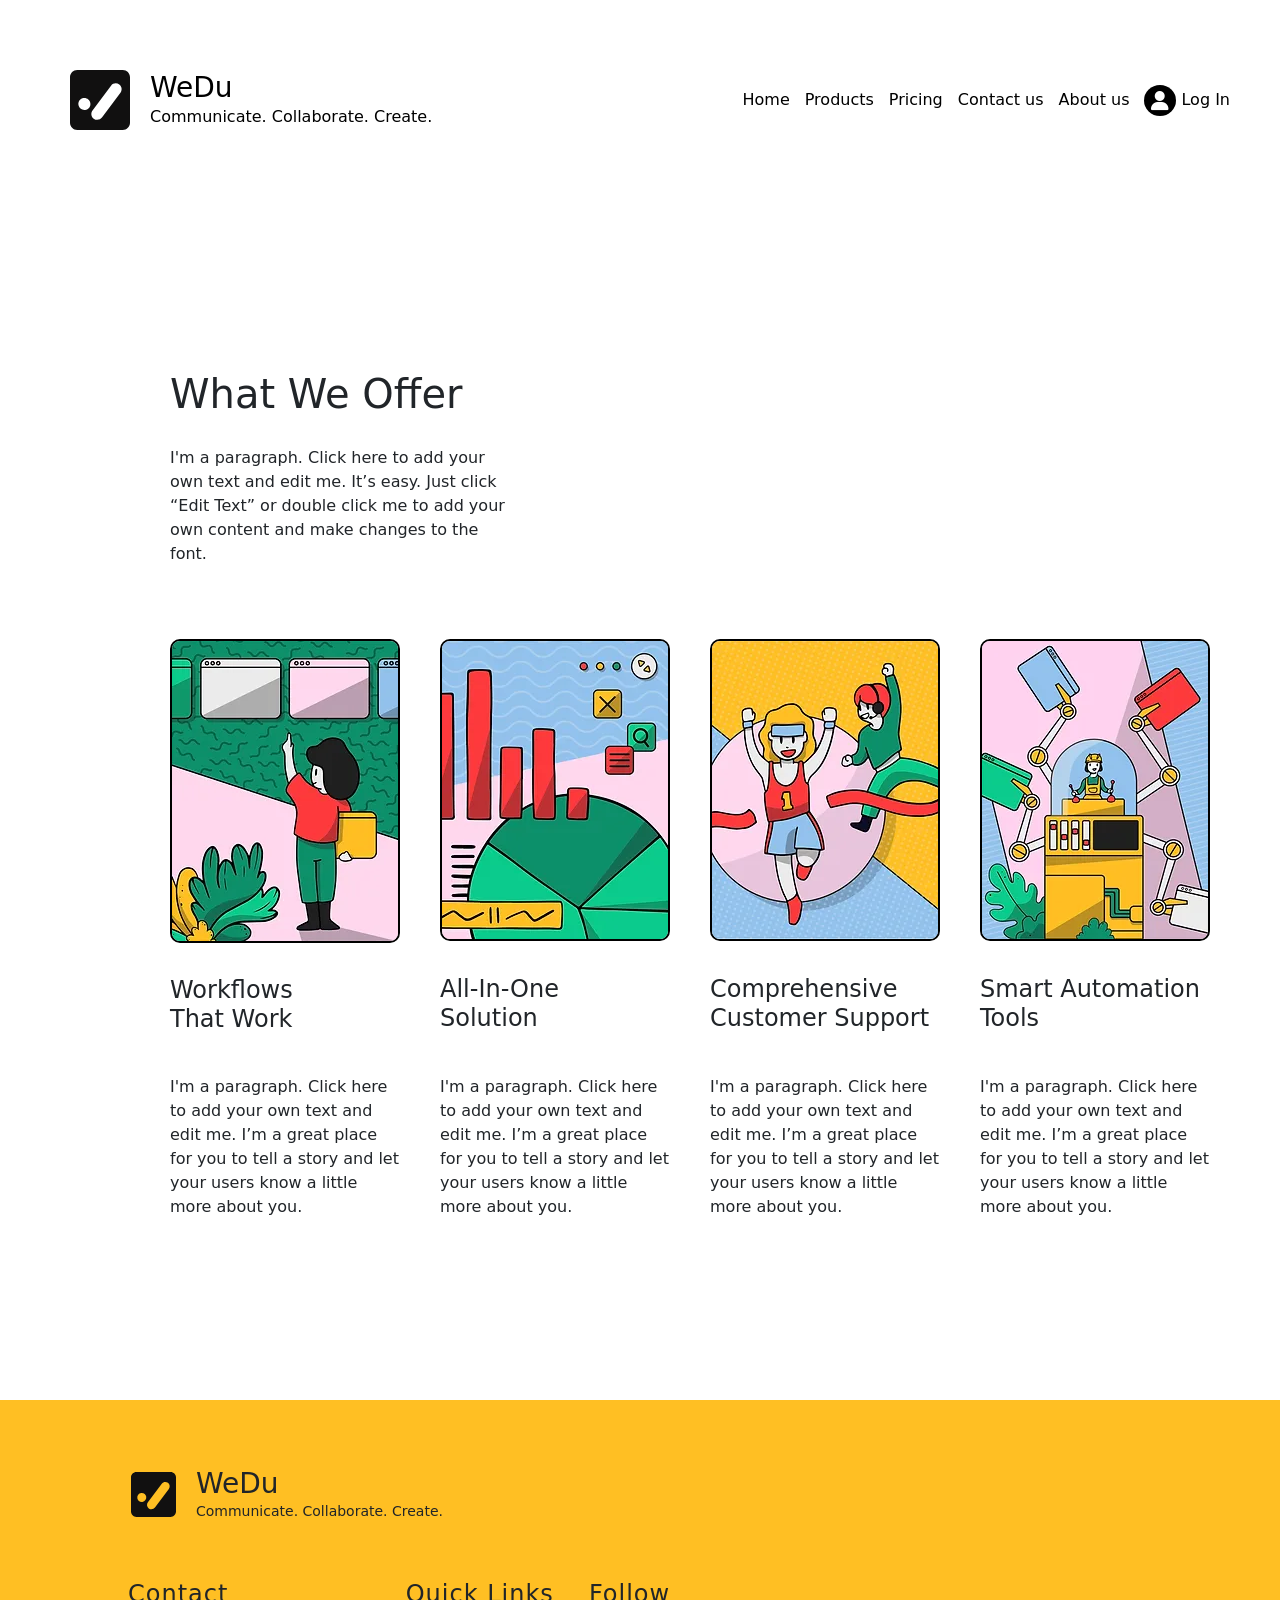
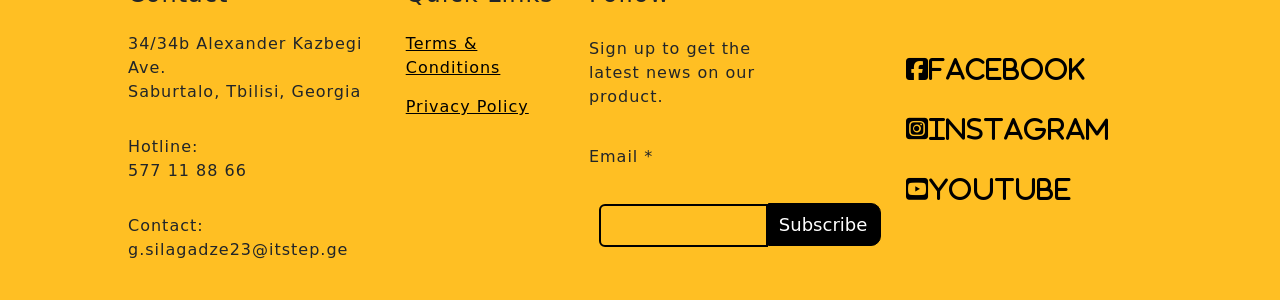
<file: products.html>
<!DOCTYPE html>
<html lang="en">
<head>
    <meta charset="UTF-8">
    <meta name="viewport" content="width=device-width, initial-scale=1.0">
    <title>WeDu</title>
    <link rel="stylesheet" href="style.css">
    <link rel="stylesheet" href="https://cdn.jsdelivr.net/npm/bootstrap@5.3.2/dist/css/bootstrap.min.css" integrity="sha384-T3c6CoIi6uLrA9TneNEoa7RxnatzjcDSCmG1MXxSR1GAsXEV/Dwwykc2MPK8M2HN" crossorigin="anonymous">
    <link rel="stylesheet" href="https://cdnjs.cloudflare.com/ajax/libs/font-awesome/6.4.2/css/all.min.css" integrity="sha512-z3gLpd7yknf1YoNbCzqRKc4qyor8gaKU1qmn+CShxbuBusANI9QpRohGBreCFkKxLhei6S9CQXFEbbKuqLg0DA==" crossorigin="anonymous" referrerpolicy="no-referrer" />
    <script src="https://cdn.jsdelivr.net/npm/bootstrap@5.3.2/dist/js/bootstrap.min.js" integrity="sha384-BBtl+eGJRgqQAUMxJ7pMwbEyER4l1g+O15P+16Ep7Q9Q+zqX6gSbd85u4mG4QzX+" crossorigin="anonymous"></script>
    <link rel="icon" type="image/x-icon" href="icon.png">
</head>
<body>
    <header>
        <a href="index.html" id="logolink">
            <div class="name">
                <svg id="logo" preserveAspectRatio="xMidYMid meet" data-bbox="23.5 23.5 153 153" viewBox="23.5 23.5 153 153" xmlns="http://www.w3.org/2000/svg" data-type="color" role="img" aria-label="Homepage"><defs><style>#comp-kybbhi6c svg [data-color="1"] {fill: #000000;}</style></defs>
                    <g>
                        <path d="M158.026 23.5H41.974C31.771 23.5 23.5 31.771 23.5 41.974v116.052c0 10.203 8.271 18.474 18.474 18.474h116.052c10.203 0 18.474-8.271 18.474-18.474V41.974c0-10.203-8.271-18.474-18.474-18.474zM62.37 125.347c-8.382 1.206-16.154-4.611-17.36-12.992s4.611-16.154 12.992-17.36c8.382-1.206 16.154 4.611 17.36 12.992s-4.61 16.154-12.992 17.36zm89.787-43.89-47.193 63.061a14.978 14.978 0 0 1-12.021 6.014c-3.127 0-6.279-.974-8.976-2.992-6.633-4.964-7.985-14.364-3.022-20.997l47.193-63.061c4.964-6.633 14.363-7.985 20.997-3.022 6.632 4.964 7.985 14.365 3.022 20.997z" fill="#111010" data-color="1"></path>
                    </g>
                </svg>
                <div class="title">
                    <h3>WeDu</h3>
                    <p>Communicate. Collaborate. Create.</p>
                </div>
            </div>
        </a>
        <nav>
            <a href="index.html" class="navlink">Home</a>
            <a href="products.html" class="navlink">Products</a>
            <a href="pricing.html" class="navlink">Pricing</a>
            <a href="contact.html" class="navlink">Contact us</a>
            <a href="about.html" class="navlink">About us</a>
            <a href="login.html" class="navlink"><span class="fa-solid fa-user fa-lg login" style="color: #ffffff;"></span>Log In</a>
        </nav>
    </header>
    <section id="productsection">
        <main id="productmain">
            <div class="text" id="producttext">
                <h1>What We Offer</h1>
                <p>I'm a paragraph. Click here to add your own text and edit me. It’s easy. Just click “Edit Text” or double click me to add your own content and make changes to the font.</p>
            </div>
            <div class="cards">
              <div class="productcard">
                     <img src="Artboard 48 copy 4_5x-100.webp">
                     <h4>Workflows<br>That Work</h4>
                     <p>I'm a paragraph. Click here to add your own text and edit me. I’m a great place for you to tell a story and let your users know a little more about you.</p>
              </div>
              <div class="productcard">
                     <img src="Artboard 48 copy 7_5x-100.webp">
                     <h4>All-In-One<br>Solution</h4>
                     <p>I'm a paragraph. Click here to add your own text and edit me. I’m a great place for you to tell a story and let your users know a little more about you.</p>
              </div>
              <div class="productcard">
                     <img src="Artboard 48 copy 5_5x-100.webp">
                     <h4>Comprehensive Customer Support</h4>
                     <p>I'm a paragraph. Click here to add your own text and edit me. I’m a great place for you to tell a story and let your users know a little more about you.</p>
              </div>
              <div class="productcard">
                     <img src="Artboard 48 copy 6_5x-100.webp">
                     <h4>Smart Automation Tools</h4>
                     <p>I'm a paragraph. Click here to add your own text and edit me. I’m a great place for you to tell a story and let your users know a little more about you.</p>
              </div>
            </div>
        </main>
    </section>
    <footer>
        <div class="top">
            <svg preserveAspectRatio="xMidYMid meet" data-bbox="23.5 23.5 153 153" viewBox="23.5 23.5 153 153" xmlns="http://www.w3.org/2000/svg" data-type="color" role="img" aria-label="Homepage"><defs><style>#comp-kybbhi6c svg [data-color="1"] {fill: #000000;}</style></defs>
                <g>
                    <path d="M158.026 23.5H41.974C31.771 23.5 23.5 31.771 23.5 41.974v116.052c0 10.203 8.271 18.474 18.474 18.474h116.052c10.203 0 18.474-8.271 18.474-18.474V41.974c0-10.203-8.271-18.474-18.474-18.474zM62.37 125.347c-8.382 1.206-16.154-4.611-17.36-12.992s4.611-16.154 12.992-17.36c8.382-1.206 16.154 4.611 17.36 12.992s-4.61 16.154-12.992 17.36zm89.787-43.89-47.193 63.061a14.978 14.978 0 0 1-12.021 6.014c-3.127 0-6.279-.974-8.976-2.992-6.633-4.964-7.985-14.364-3.022-20.997l47.193-63.061c4.964-6.633 14.363-7.985 20.997-3.022 6.632 4.964 7.985 14.365 3.022 20.997z" fill="#111010" data-color="1"></path>
                </g>
            </svg>
            <div class="title">
                <h3>WeDu</h3>
                <p>Communicate. Collaborate. Create.</p>
            </div>
        </div>
        <div class="bottom">
            <div class="footercard">
                <h4>Contact</h4>
                <p>34/34b Alexander Kazbegi Ave.<br>Saburtalo, Tbilisi, Georgia</p>
                <p>Hotline:<br>577 11 88 66</p>
                <p>Contact:<br>g.silagadze23@itstep.ge</p>
            </div>
            <div class="footercard">
                <h4>Quick Links</h4>
                <a href="#">Terms & Conditions</a>
                <a href="#">Privacy Policy</a>
            </div>
            <div class="footercard" id="links">
                <div class="linksleft">
                    <h4>Follow</h4>
                    <p>Sign up to get the latest news on our product.</p>
                    <form>
                        <label for="email">Email *</label><br>
                        <div class="newsletter">
                        <input type="email" name="email" required><input type="submit" id="submit" value="Subscribe">
                        </div>
                    </form>
                </div>
                <div class="linksright">
                    <a href="https://www.facebook.com/itstep.ge"><i class="fa-brands fa-square-facebook fa-lg foot" style="color: #000000;">Facebook</i></a>
                    <a href="https://www.instagram.com/itstep.ge/"><i class="fa-brands fa-square-instagram fa-lg foot" style="color: #000000;">Instagram</i></a>
                    <a href="https://www.youtube.com/channel/UCEzDl2TEKvXQ3egFBhp-hPA"><i class="fa-brands fa-square-youtube fa-lg foot" style="color: #000000;">YouTube</i></a>
                </div>
            </div>
        </div>
    </footer>
</body>
</html>
</file>
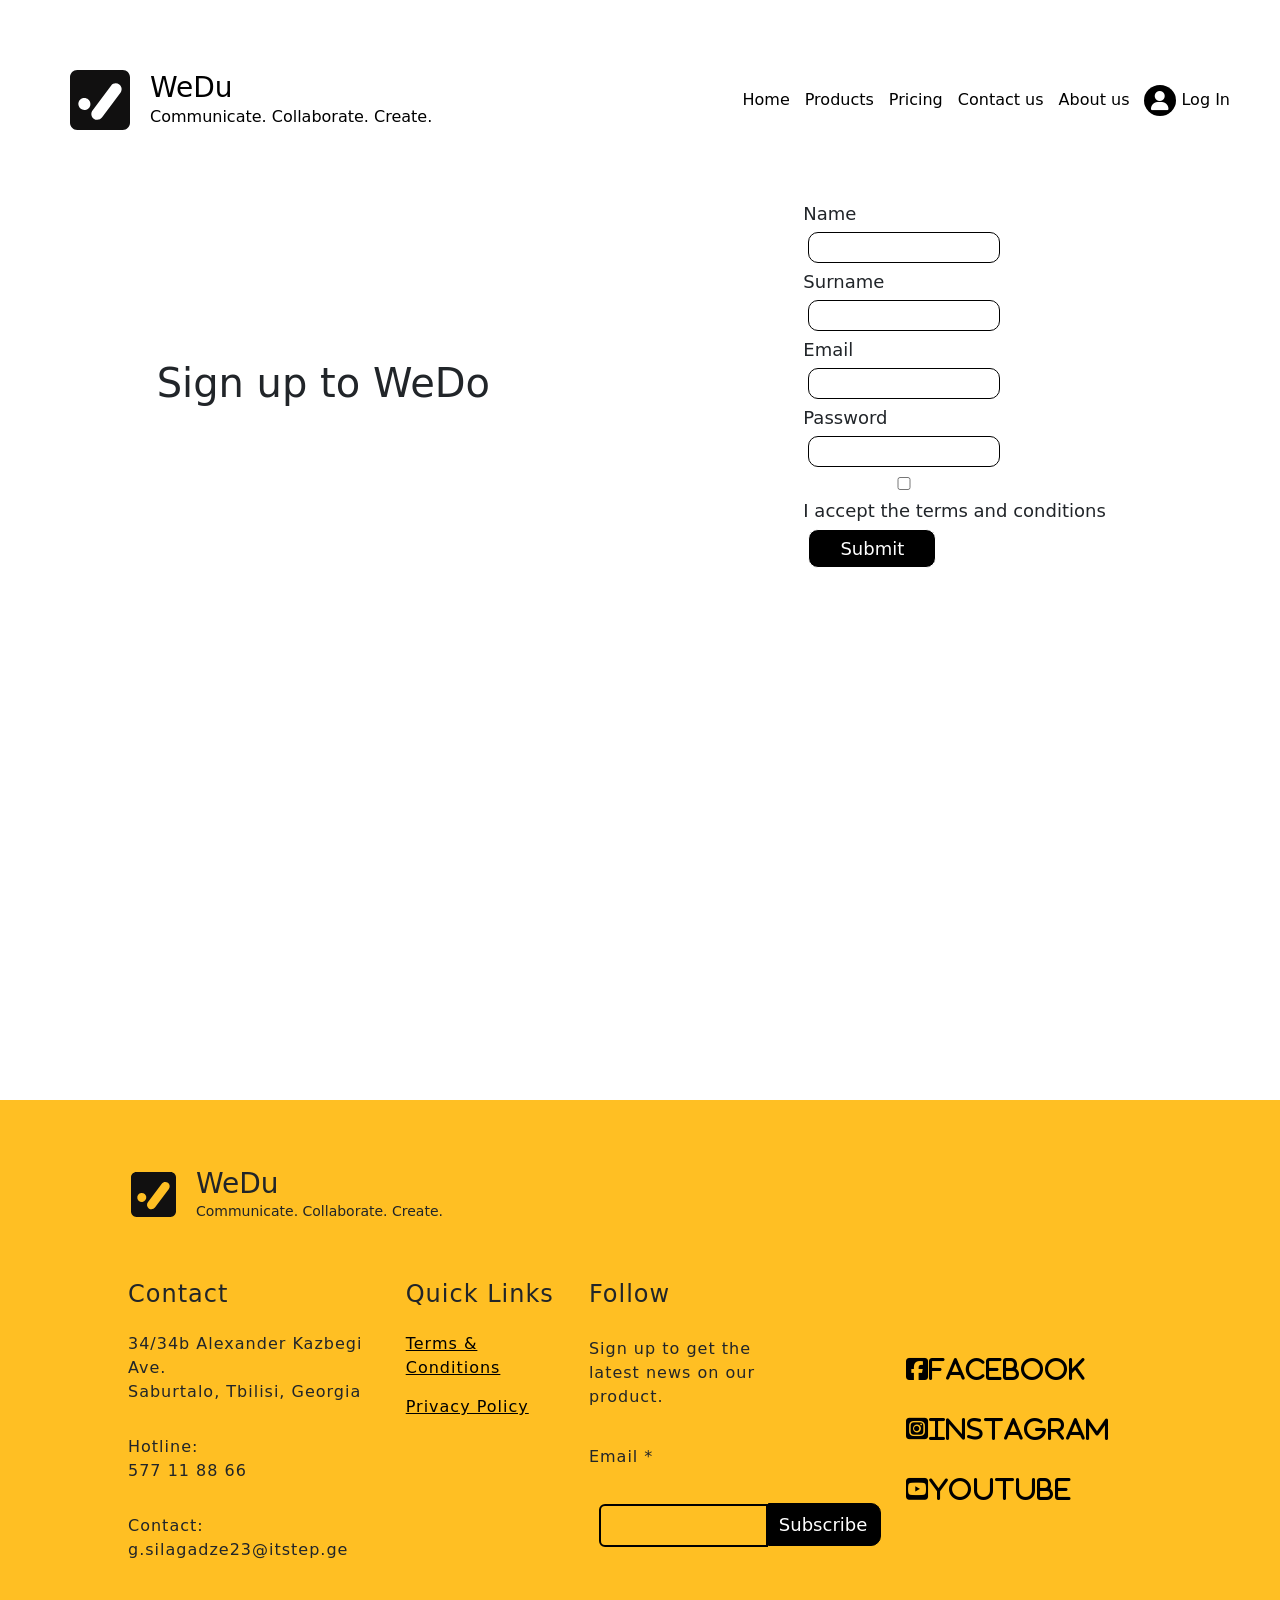
<file: signup.html>
<!DOCTYPE html>
<html lang="en">
<head>
    <meta charset="UTF-8">
    <meta name="viewport" content="width=device-width, initial-scale=1.0">
    <title>WeDu</title>
    <link rel="stylesheet" href="style.css">
    <link rel="stylesheet" href="https://cdn.jsdelivr.net/npm/bootstrap@5.3.2/dist/css/bootstrap.min.css" integrity="sha384-T3c6CoIi6uLrA9TneNEoa7RxnatzjcDSCmG1MXxSR1GAsXEV/Dwwykc2MPK8M2HN" crossorigin="anonymous">
    <link rel="stylesheet" href="https://cdnjs.cloudflare.com/ajax/libs/font-awesome/6.4.2/css/all.min.css" integrity="sha512-z3gLpd7yknf1YoNbCzqRKc4qyor8gaKU1qmn+CShxbuBusANI9QpRohGBreCFkKxLhei6S9CQXFEbbKuqLg0DA==" crossorigin="anonymous" referrerpolicy="no-referrer" />
    <script src="https://cdn.jsdelivr.net/npm/bootstrap@5.3.2/dist/js/bootstrap.min.js" integrity="sha384-BBtl+eGJRgqQAUMxJ7pMwbEyER4l1g+O15P+16Ep7Q9Q+zqX6gSbd85u4mG4QzX+" crossorigin="anonymous"></script>
    <link rel="icon" type="image/x-icon" href="icon.png">
</head>
<body>
    <header>
        <a href="index.html" id="logolink">
            <div class="name">
                <svg id="logo" preserveAspectRatio="xMidYMid meet" data-bbox="23.5 23.5 153 153" viewBox="23.5 23.5 153 153" xmlns="http://www.w3.org/2000/svg" data-type="color" role="img" aria-label="Homepage"><defs><style>#comp-kybbhi6c svg [data-color="1"] {fill: #000000;}</style></defs>
                    <g>
                        <path d="M158.026 23.5H41.974C31.771 23.5 23.5 31.771 23.5 41.974v116.052c0 10.203 8.271 18.474 18.474 18.474h116.052c10.203 0 18.474-8.271 18.474-18.474V41.974c0-10.203-8.271-18.474-18.474-18.474zM62.37 125.347c-8.382 1.206-16.154-4.611-17.36-12.992s4.611-16.154 12.992-17.36c8.382-1.206 16.154 4.611 17.36 12.992s-4.61 16.154-12.992 17.36zm89.787-43.89-47.193 63.061a14.978 14.978 0 0 1-12.021 6.014c-3.127 0-6.279-.974-8.976-2.992-6.633-4.964-7.985-14.364-3.022-20.997l47.193-63.061c4.964-6.633 14.363-7.985 20.997-3.022 6.632 4.964 7.985 14.365 3.022 20.997z" fill="#111010" data-color="1"></path>
                    </g>
                </svg>
                <div class="title">
                    <h3>WeDu</h3>
                    <p>Communicate. Collaborate. Create.</p>
                </div>
            </div>
        </a>
        <nav>
            <a href="index.html" class="navlink">Home</a>
            <a href="products.html" class="navlink">Products</a>
            <a href="pricing.html" class="navlink">Pricing</a>
            <a href="contact.html" class="navlink">Contact us</a>
            <a href="about.html" class="navlink">About us</a>
            <a href="login.html" class="navlink"><span class="fa-solid fa-user fa-lg login" style="color: #ffffff;"></span>Log In</a>
        </nav>
    </header>
    <section>
        <main>
              <h1>Sign up to WeDo</h1>
              <form id="account" action="success.html">
                     <label for="name">Name</label>
                     <input type="text" name="name">
                     <label for="surname">Surname</label>
                     <input type="text" name="surname">
                     <label for="email">Email</label>
                     <input type="email" name="email" required>
                     <label for="password">Password</label>
                     <input type="password" name="password" required>
                     <div class="terms">
                     <input type="checkbox" name="accept" value="yes" required>
                     <label for="accept">I accept the terms and conditions</label>
                     </div>
                     <input type="submit" id="submit">
              </form>
            <!-- <svg preserveAspectRatio="xMidYMid meet" data-bbox="7.556 20.992 184.886 158.016" viewBox="7.556 20.992 184.886 158.016" height="600" width="600" xmlns="http://www.w3.org/2000/svg" data-type="color" role="presentation" aria-hidden="true" aria-label=""><defs><style>#comp-kyjx1reo svg [data-color="1"] {fill: #0ACB8B;}
            #comp-kyjx1reo svg [data-color="2"] {fill: #000000;}
            #comp-kyjx1reo svg [data-color="3"] {fill: #FFBF23;}
            #comp-kyjx1reo svg [data-color="4"] {fill: #07875D;}
            #comp-kyjx1reo svg [data-color="5"] {fill: #FFD7EF;}
            #comp-kyjx1reo svg [data-color="6"] {fill: #FE393C;}
                #comp-kyjx1reo svg [data-color="8"] {fill: #FFFFFF;}</style></defs>
                    <g>
                    <path d="M75.776 89.668c.192 2.146.369 4.301.581 6.451.744 7.559.365 15.084-.693 22.584-.176 1.247-.096 2.423.145 3.661.627 3.214 1.121 6.455 1.624 9.692.408 2.627.748 5.264 1.132 7.895.052.358.189.704.395 1.444.344-.791.593-1.241.741-1.721 3.488-11.288 6.788-22.628 8.569-34.339 1.337-8.791 1.675-17.613.205-26.437-.101-.604-.234-1.203-.413-2.113-1.257 1.803-2.259 3.459-3.48 4.932-1.217 1.468-2.592 2.823-4.012 4.099-1.466 1.316-3.069 2.478-4.794 3.852zm8.236 11.572c.2-.229.31-.453.412-.45.209.007.413.137.62.216-.115.176-.2.457-.352.5-.159.045-.382-.138-.68-.266z" fill="#0ACB8B" data-color="1"></path>
                    <path d="M63.801 55.278c.317.298.715.545.937.903.912 1.467 1.828 2.937 2.637 4.462 3.035 5.718 5.041 11.802 6.276 18.15.059.303.127.605.212.901.032.113.124.208.268.437.336-.193.703-.355 1.015-.591 3.525-2.654 6.677-5.656 9.034-9.449.923-1.485 1.135-2.765.224-4.423-2.873-5.231-6.701-9.478-12.018-12.23-3.535-1.829-7.289-2.7-11.259-1.657-3.045.8-5.457 2.544-7.128 5.241-1.267 2.045-2.387 4.164-2.914 6.522 6.35 4.269 12.554 6.836 19.744 8.133-.649-2.991-1.896-5.652-3.184-8.276-1.297-2.644-2.757-5.208-4.146-7.807l.302-.316zm11.263 6.057c.007-.691.464-1.109 1.185-1.085.776.026 1.515.676 1.466 1.346-.053.729-.508 1.084-1.219 1.085-.828.001-1.44-.589-1.432-1.346z" fill="#0ACB8B" data-color="1"></path>
                    <path d="M75.751 107.004c.135-7.596-.302-14.72-1.704-21.909-4.063-.38-7.973-1.126-11.755-2.491-3.783-1.365-7.339-3.172-11.108-5.639.465 1.539.804 2.678 1.154 3.814.574 1.859 1.574 3.348 3.069 4.694 5.79 5.214 10.582 11.242 13.894 18.357.519 1.116 1.24 1.803 2.378 2.108 1.233.331 2.468.647 4.072 1.066z" fill="#0ACB8B" data-color="1"></path>
                    <path d="M50.846 64.493c-.922 3.481-.966 6.787-.142 10.046.21.829 1.084 1.646 1.859 2.144a61.821 61.821 0 0 0 6.091 3.467c4.118 2.026 8.492 3.263 13.036 3.89.427.059.858.092 1.288.112.174.008.352-.049.749-.111-.553-3.847-1.54-7.558-2.517-11.402-7.294-1.345-14.086-3.93-20.364-8.146zm.961 4.918c.613-.277.956-.562 1.265-.528.229.025.63.544.572.701-.113.306-.492.704-.764.706-.275.001-.554-.429-1.073-.879z" fill="#0ACB8B" data-color="1"></path>
                    <path d="M85.856 69.087c-4.616 6.575-4.616 6.575-11.588 12.268l1.29 7.077c.345-.132.642-.179.857-.338 4.292-3.179 8.138-6.766 10.675-11.585.46-.873.672-1.635.314-2.603-.551-1.492-.981-3.03-1.548-4.819z" fill="#0ACB8B" data-color="1"></path>
                    <path d="m75.714 107.854-4.868-1.102 3.69 10.034.31-.015.868-8.917z" fill="#0ACB8B" data-color="1"></path>
                    <path d="M15.577 165.388c-.579-.098-.879-.134-1.174-.2-4.2-.942-8.052 4.066-6.493 7.852.917 2.227 2.136 4.064 4.132 5.275.832.505 1.976.669 2.981.681 3.329.04 6.661-.026 9.99-.115 6.226-.165 12.45-.469 18.677-.535 4.808-.051 9.619.243 14.428.259 6.411.021 12.823-.078 19.234-.136.429-.004.858-.089 1.284-.156.945-.148 1.47-.696 1.298-1.664-.214-1.21-.541-2.4-.805-3.601-.102-.461-.278-.944-.227-1.394.158-1.406.539-2.795.602-4.201.355-7.853.595-15.708-.301-23.546-.079-.694-.079-1.299.429-1.895.386-.454.645-1.063.82-1.646 1.098-3.669 2.202-7.337 3.217-11.029a457.2 457.2 0 0 0 3.134-12.022c2.371-9.65 3.81-19.421 3.485-29.392-.238-7.292-1.447-14.395-4.382-21.128-2.522-5.788-6.479-10.321-11.861-13.611-2.576-1.575-5.369-2.54-8.351-2.789-5.372-.448-9.687 1.543-12.625 6.122-4.402 6.86-4.957 14.219-2.525 21.896.37 1.169.776 2.327 1.283 3.839-.699-.432-1.137-.677-1.549-.961-3.689-2.541-7.577-4.632-12.034-5.483-7.823-1.494-14.223.969-19.255 7.057-2.202 2.665-3.575 5.785-4.181 9.192-.76 4.278.421 8.234 2.344 11.983 2.271 4.429 5.21 8.388 8.667 11.973 4.605 4.775 9.733 8.938 14.94 13.012 1.541 1.206 3.078 2.417 4.97 3.904-.844.059-1.239.066-1.629.117-1.16.151-2.343.214-3.471.498-5.823 1.464-8.908 6.792-7.14 12.565.609 1.987 1.729 3.815 2.589 5.728.403.896.783 1.808 1.087 2.741.093.284-.102.663-.213 1.25-.752-.321-1.341-.59-1.944-.825-.857-.333-1.701-.766-2.592-.931-1.628-.302-2.789.616-2.921 2.283-.077.978.074 1.973.101 2.96.02.716.004 1.432.004 2.156-1.29.273-2.017-.301-2.6-1.025-.577-.717-1.005-1.554-1.543-2.306-.896-1.252-1.698-2.607-2.77-3.689-2.19-2.211-5.236-2.509-7.805-.974-2.063 1.233-3.09 3.562-2.437 5.882.314 1.116.85 2.182 1.381 3.221.452.873 1.038 1.674 1.751 2.808zm2.74 2.275.28-.423c-.39-.447-.774-.898-1.17-1.34-1.622-1.807-3.013-3.775-3.851-6.069-.99-2.71.199-5.107 2.918-6.059 2.164-.757 4.069-.173 5.592 1.386 1.022 1.046 1.77 2.36 2.637 3.557.686.946 1.276 1.984 2.075 2.82.789.826 1.902 1.37 3.017.754.997-.55.892-1.67.787-2.672-.038-.369-.134-.732-.161-1.101-.046-.616-.119-1.239-.074-1.851.099-1.349.741-1.86 2.098-1.661.539.079 1.065.294 1.575.503.397.162.752.423 1.137.619.798.406 1.654.708 2.428.065.797-.663.586-1.593.292-2.412-.331-.925-.804-1.798-1.208-2.697-.809-1.799-1.824-3.538-2.378-5.413-1.465-4.961 1.072-9.601 5.98-11.081 1.398-.422 2.895-.606 4.359-.695 1.509-.092 2.912.387 4.095 1.416.838.729 1.728 1.398 2.581 2.111 6.367 5.327 12.316 11.076 17.276 17.766 3.363 4.536 6.1 9.424 7.63 14.927.206.739.64 1.493 1.169 2.048 1.361 1.427 1.523 3.118 1.54 5.093-1.11.139-2.07.35-3.032.364-4.009.061-8.018.087-12.027.083-9.863-.008-19.713-.798-29.593-.119-6.207.427-12.456.219-18.68.449-2.137.079-3.767-.655-5.007-2.225-.745-.943-1.241-2.106-1.735-3.222-.957-2.159.029-3.818 1.502-5.318 1.396-1.421 3.073-1.429 4.809-.901.699.212 1.33.642 2.007.938.361.16.754.243 1.132.36zm45.717-42.07c-.334.263-.463.406-.622.482-.388.185-.782.363-1.189.502-5.994 2.051-12.108 2.75-18.381 1.624-2.334-.419-4.525-1.144-6.257-2.894-.431-.436-.959-.774-1.436-1.165-4.968-4.077-9.734-8.363-13.677-13.485-.63-.818-1.186-1.694-1.991-2.851 10.092 2.199 19.663 1.348 29.125-1.63 5.447 6.021 10.188 12.457 14.428 19.417zm11.742-35.925c1.725-1.375 3.329-2.537 4.794-3.854 1.42-1.276 2.795-2.631 4.012-4.099 1.221-1.473 2.223-3.128 3.48-4.932.179.911.313 1.509.413 2.113 1.47 8.824 1.132 17.645-.205 26.437-1.781 11.711-5.081 23.051-8.569 34.339-.149.481-.397.931-.741 1.721-.206-.74-.342-1.086-.395-1.444-.385-2.631-.724-5.268-1.132-7.895-.503-3.237-.997-6.478-1.624-9.692-.242-1.239-.321-2.414-.145-3.661 1.058-7.5 1.438-15.025.693-22.584-.212-2.148-.389-4.302-.581-6.449zm-11.975-34.39-.301.315c1.389 2.599 2.848 5.163 4.146 7.807 1.288 2.624 2.535 5.285 3.184 8.276-7.189-1.297-13.394-3.865-19.744-8.133.526-2.357 1.646-4.476 2.914-6.522 1.671-2.697 4.083-4.441 7.128-5.241 3.97-1.043 7.725-.172 11.259 1.657 5.317 2.752 9.144 6.999 12.018 12.23.911 1.658.698 2.939-.224 4.423-2.357 3.793-5.509 6.795-9.034 9.449-.312.235-.679.398-1.015.591-.144-.229-.236-.324-.268-.437a10.617 10.617 0 0 1-.212-.901c-1.236-6.348-3.242-12.431-6.276-18.15-.809-1.525-1.726-2.995-2.637-4.462-.224-.356-.621-.604-.938-.902zm.762 71.12c1.036 1.917 2.119 3.841 3.13 5.803 2.812 5.453 4.741 11.262 6.803 17.019 1.776 4.96 3.118 10.027 3.849 15.245.299 2.133.252 4.274-.386 6.439-.543-.561-.954-1.147-1.172-1.797-2.23-6.644-5.574-12.653-10.181-17.93a165.174 165.174 0 0 0-5.757-6.278c-5.166-5.339-10.943-9.974-16.804-14.508-.468-.362-.905-.765-1.356-1.149 7.543 1.039 14.744.245 21.874-2.844zm-17.548-23.146c-.891.229-1.417.391-1.953.498-4.914.978-9.887 1.367-14.886 1.389-3.579.016-7.141-.275-10.645-1.065-.765-.172-1.51-.288-1.92-1.202-2.074-4.626-2.992-9.323-.809-14.148a33.806 33.806 0 0 1 3.017-5.285c1.485-2.145 1.61-2.096 3.782-.59 5.995 4.158 11.591 8.809 16.865 13.848 2.135 2.038 4.178 4.175 6.549 6.555zm11.482 12.466c3.592-5.186 5.897-10.634 6.975-16.698.509.528.859 1.077 1.178 1.644 5.076 8.999 8.079 18.698 9.581 28.885.46 3.118.513 6.307 1.11 9.393.875 4.518 1.249 9.069 1.445 13.643.109 2.535.02 5.078.02 7.617-4.274-16.016-10.041-31.251-20.309-44.484zM40.294 77.154c1.827.781 3.325 1.322 4.732 2.04 4.264 2.175 7.895 5.203 11.466 8.373 2.242 1.99 2.957 4.253 2.686 7.05-.03.307-.025.619-.071.924a55.93 55.93 0 0 1-3.242 12.146c-.343.876-.805 1.704-1.171 2.471L37.668 92.335c1.854-4.551 3.163-9.475 2.626-15.181zm35.457 29.85c-1.604-.419-2.84-.735-4.072-1.066-1.139-.306-1.859-.993-2.378-2.108-3.312-7.114-8.104-13.142-13.894-18.357-1.495-1.347-2.495-2.835-3.069-4.694-.351-1.136-.689-2.275-1.154-3.814 3.769 2.467 7.325 4.273 11.108 5.639 3.782 1.365 7.691 2.11 11.755 2.491 1.402 7.189 1.839 14.313 1.704 21.909zM50.846 64.493c6.278 4.216 13.07 6.801 20.365 8.146.977 3.844 1.964 7.555 2.517 11.402-.397.062-.575.119-.749.111-.43-.021-.861-.053-1.288-.112-4.544-.627-8.918-1.864-13.036-3.89a61.821 61.821 0 0 1-6.091-3.467c-.776-.498-1.65-1.315-1.859-2.144-.825-3.259-.781-6.565.141-10.046zM39.68 77.159c.649 5.273-.733 10.044-2.558 14.966a69626.44 69626.44 0 0 0-10.619-8.585l-.437-5.215c4.251-2.256 8.699-2.569 13.614-1.166zm46.176-8.072c.567 1.789.997 3.327 1.549 4.819.358.967.145 1.73-.314 2.603-2.537 4.819-6.383 8.406-10.675 11.585-.215.159-.512.206-.857.338l-1.29-7.077c6.971-5.693 6.971-5.693 11.587-12.268zm-30.781 41.981c3.085-6.198 4.858-12.526 4.932-19.738 1.211 1.508 2.051 2.721 3.06 3.771 1.39 1.447 1.573 3.086 1.261 4.956-.827 4.956-2.835 9.436-5.365 13.713-.231.39-.58.708-.944 1.142l-2.944-3.844zm-5.999-5.471c-.905.256-1.533.475-2.178.608-2.533.519-5.056 1.109-7.611 1.491-6.153.921-12.28.694-18.349-.721-1.363-.318-1.462-.46-1.85-2.074 9.541 1.694 18.993 1.195 28.46-.946l1.528 1.642zm26.638 2.257-.869 8.918-.31.015-3.69-10.034 4.869 1.101zM22.188 80.725l2.816-1.768c.622 1.352.627 2.498.463 3.901l-3.279-2.133z" fill="#000000" data-color="2"></path>
                    <path d="M18.317 167.663c-.378-.117-.771-.2-1.132-.358-.677-.296-1.308-.725-2.007-.938-1.736-.528-3.413-.519-4.809.901-1.474 1.5-2.459 3.158-1.502 5.318.494 1.115.99 2.278 1.735 3.222 1.24 1.57 2.871 2.304 5.007 2.225 6.224-.23 12.473-.022 18.68-.449 9.88-.679 19.73.111 29.593.119 4.009.003 8.019-.022 12.027-.083.963-.015 1.922-.225 3.032-.364-.017-1.975-.179-3.667-1.54-5.093a5.045 5.045 0 0 1-1.169-2.048c-1.53-5.503-4.267-10.392-7.63-14.927-4.96-6.69-10.909-12.439-17.276-17.766-.853-.713-1.743-1.382-2.581-2.111-1.183-1.029-2.585-1.508-4.095-1.416-1.464.089-2.96.273-4.359.695-4.909 1.48-7.445 6.12-5.98 11.081.554 1.876 1.569 3.614 2.378 5.413.404.899.877 1.772 1.208 2.697.293.818.504 1.749-.292 2.412-.774.643-1.63.341-2.428-.065-.385-.196-.74-.456-1.137-.619-.51-.209-1.036-.424-1.575-.503-1.358-.199-1.999.313-2.098 1.661-.045.612.028 1.235.074 1.851.028.369.123.733.161 1.101.104 1.003.21 2.122-.787 2.672-1.115.615-2.228.072-3.017-.754-.799-.837-1.389-1.874-2.075-2.82-.867-1.197-1.616-2.511-2.637-3.557-1.523-1.559-3.428-2.143-5.592-1.386-2.719.952-3.908 3.349-2.918 6.059.838 2.294 2.228 4.262 3.851 6.069.396.441.78.893 1.17 1.34l-.28.421zm39.315-12.753c.625-.374.945-.723 1.264-.722.614.002 1.088.427.929 1.073-.068.276-.633.643-.913.599-.371-.059-.685-.481-1.28-.95zm-35.473 20.039c-.31-.333-.699-.571-.686-.784.015-.253.439-.716.576-.679.317.086.569.418.847.65l-.737.813zm32.993-23.536c-.187-.354-.337-.531-.358-.723-.01-.093.266-.326.332-.299.188.078.415.231.467.404.034.113-.21.31-.441.618z" fill="#FFBF23" data-color="3"></path>
                    <path d="M64.034 125.593c-4.24-6.96-8.981-13.396-14.428-19.418-9.462 2.978-19.033 3.829-29.125 1.63.805 1.157 1.361 2.033 1.991 2.851 3.944 5.121 8.709 9.407 13.677 13.485.477.391 1.005.729 1.436 1.165 1.732 1.75 3.923 2.475 6.257 2.894 6.273 1.127 12.387.427 18.381-1.624.406-.139.801-.317 1.189-.502.159-.075.288-.218.622-.481z" fill="#0E8F6B" data-color="4"></path>
                    <path d="M64.563 126.398c-7.131 3.089-14.332 3.883-21.875 2.844.451.384.888.787 1.356 1.149 5.861 4.534 11.637 9.169 16.804 14.508 1.974 2.04 3.89 4.14 5.757 6.278 4.607 5.277 7.95 11.285 10.181 17.93.218.651.629 1.237 1.172 1.797.638-2.166.685-4.306.386-6.439-.731-5.219-2.073-10.286-3.849-15.245-2.062-5.757-3.991-11.566-6.803-17.019-1.01-1.962-2.092-3.886-3.129-5.803z" fill="#0E8F6B" data-color="4"></path>
                    <path d="M47.015 103.252c-2.371-2.379-4.414-4.516-6.549-6.556-5.274-5.039-10.87-9.69-16.865-13.848-2.172-1.506-2.297-1.555-3.782.59a33.897 33.897 0 0 0-3.017 5.285c-2.182 4.825-1.264 9.523.809 14.148.41.914 1.155 1.03 1.92 1.202 3.504.79 7.066 1.081 10.645 1.065 4.999-.022 9.972-.41 14.886-1.389.536-.107 1.062-.268 1.953-.497zm-19.97-8.795c-.255.17-.468.368-.516.333a1.11 1.11 0 0 1-.379-.493c-.02-.054.277-.326.353-.297.182.069.32.258.542.457z" fill="#0E8F6B" data-color="4"></path>
                    <path d="M58.497 115.718c10.269 13.233 16.036 28.468 20.31 44.484 0-2.539.089-5.083-.02-7.617-.196-4.574-.571-9.125-1.445-13.643-.598-3.086-.65-6.275-1.11-9.393-1.502-10.186-4.505-19.885-9.581-28.885-.32-.567-.669-1.116-1.178-1.644-1.08 6.064-3.384 11.512-6.976 16.698zm3.345 1.787c.398-.448.575-.825.845-.912.499-.16 1.412.725 1.261 1.248-.092.318-.664.81-.786.749-.46-.228-.824-.651-1.32-1.085z" fill="#0E8F6B" data-color="4"></path>
                    <path d="M40.294 77.154c.537 5.706-.771 10.63-2.626 15.18l17.026 17.823c.367-.766.829-1.595 1.171-2.471a55.93 55.93 0 0 0 3.242-12.146c.046-.305.041-.617.071-.924.271-2.797-.444-5.06-2.686-7.05-3.571-3.17-7.202-6.198-11.466-8.373-1.408-.717-2.905-1.258-4.732-2.039z" fill="#0E8F6B" data-color="4"></path>
                    <path d="M39.68 77.159c-4.915-1.403-9.363-1.09-13.613 1.166l.437 5.215 10.619 8.585c1.824-4.923 3.206-9.693 2.557-14.966z" fill="#0E8F6B" data-color="4"></path>
                    <path d="m55.075 111.068 2.945 3.844c.363-.434.713-.752.944-1.142 2.531-4.277 4.539-8.757 5.365-13.713.312-1.87.128-3.509-1.261-4.956-1.009-1.05-1.85-2.263-3.06-3.771-.075 7.212-1.848 13.54-4.933 19.738z" fill="#0E8F6B" data-color="4"></path>
                    <path d="m49.076 105.597-1.528-1.642c-9.466 2.141-18.918 2.639-28.46.946.388 1.614.487 1.756 1.85 2.074 6.069 1.416 12.196 1.642 18.349.721 2.554-.382 5.078-.972 7.611-1.491.646-.132 1.273-.352 2.178-.608z" fill="#0E8F6B" data-color="4"></path>
                    <path d="m22.188 80.725 3.279 2.134c.164-1.403.159-2.549-.463-3.901l-2.816 1.767z" fill="#0E8F6B" data-color="4"></path>
                    <path d="M57.632 154.91c.595.468.909.891 1.28.95.28.045.845-.323.913-.599.159-.646-.315-1.07-.929-1.073-.319 0-.639.349-1.264.722z" fill="#000000" data-color="2"></path>
                    <path d="m22.159 174.949.736-.814c-.278-.232-.53-.564-.847-.65-.137-.037-.56.426-.576.679-.012.214.377.452.687.785z" fill="#000000" data-color="2"></path>
                    <path d="M55.152 151.413c.231-.308.475-.505.441-.618-.052-.172-.279-.326-.467-.404-.066-.027-.342.206-.332.299.021.192.171.369.358.723z" fill="#000000" data-color="2"></path>
                    <path d="M84.012 101.24c.297.127.52.311.68.266.152-.043.238-.324.352-.5-.206-.079-.411-.209-.62-.216-.101-.003-.211.222-.412.45z" fill="#000000" data-color="2"></path>
                    <path d="M75.064 61.335c-.008.757.604 1.347 1.432 1.347.711 0 1.166-.356 1.219-1.085.049-.67-.69-1.32-1.466-1.346-.722-.025-1.178.393-1.185 1.084z" fill="#000000" data-color="2"></path>
                    <path d="M27.045 94.457c-.222-.2-.36-.388-.542-.457-.076-.029-.373.243-.353.297.071.19.214.376.379.493.048.035.26-.163.516-.333z" fill="#000000" data-color="2"></path>
                    <path d="M61.842 117.505c.495.434.859.857 1.319 1.086.122.061.694-.431.786-.749.152-.524-.762-1.408-1.261-1.248-.268.085-.445.463-.844.911z" fill="#000000" data-color="2"></path>
                    <path d="M51.807 69.411c.519.45.798.88 1.074.878.271-.002.651-.4.764-.706.058-.157-.343-.676-.572-.701-.31-.033-.653.252-1.266.529z" fill="#000000" data-color="2"></path>
                    <path d="M49.464 70.784S71.53 102.837 90.291 87.92c0 0-.559 26.539-10.656 54.09 0 0-.298 28.027-1.404 29.612 0 0-6.956-22.45-40.196-45.426-12.279-6.737-21.629-22.764-22.881-28.782 0 0 33.994 29.18 52.961 5.397 0 0-6.796-13.318-15.964-19.819 0 0-3.003-9.355-2.687-12.208z" opacity=".3" fill="#000000" data-color="2"></path>
                    <path d="M59.826 144.412s-11.422 10.503-25.513 1.257l3.539 9.126s3.392 4.46 1.021 4.935c-2.371.476-6.232.286-8.648-1.839 0 0 2.958 8.181-.361 8.181s-14.024-2.409-16.891-8.181c0 0-.021 5.327 8.039 12.144 8.061 6.818-7.55 6.73-12.942 1.7 0 0-1.915 7.654 13.417 6.703 15.331-.951 55.482.644 57.455-1.184.001.001-2.115-17.561-19.116-32.842z" opacity=".3" fill="#000000" data-color="2"></path>
                    <path d="M140.826 167.041c.116-.196.225-.397.349-.588 1.392-2.144 2.689-4.34 3.635-6.727.872-2.202 1.605-4.441 1.887-6.806.172-1.438.287-2.881.199-4.329-.071-1.164-.337-2.287-.854-3.34-.455-.928-1.197-1.409-2.232-1.455-.665-.03-1.228.167-1.687.656a7.153 7.153 0 0 0-1.414 2.167c-.468 1.135-.898 2.286-1.348 3.429-.066.168-.151.328-.293.633-.146-.785-.233-1.419-.385-2.037-.254-1.028-.507-2.059-.839-3.063-.438-1.323-1.352-2.256-2.592-2.87-1.261-.624-2.523-.495-3.761.051-.562.248-.955.721-1.299 1.224-.688 1.006-1.138 2.117-1.458 3.287-.565 2.063-.744 4.172-.752 6.3-.011 2.799.14 5.589.395 8.377.162 1.775.243 3.56.305 5.343a13.52 13.52 0 0 1-.498 4.22c-.391 1.361-.986 2.61-1.854 3.729-.206.266-.421.533-.575.829-.304.582-.105 1.035.541 1.209.391.105.804.177 1.207.176.937-.002 1.873-.069 2.81-.089.959-.02 1.919-.038 2.877-.016 2.066.047 4.132.199 6.196.162a34.584 34.584 0 0 0 8.818-1.297c1.279-.361 2.403-.961 3.268-2.002.668-.803.765-1.621.239-2.534-.201-.35-.458-.667-.671-.972.332-.456.673-.891.978-1.35.432-.65.473-1.344.179-2.069-.377-.931-1.08-1.52-1.973-1.902a6.346 6.346 0 0 0-2.739-.529c-1.885.066-3.643.588-5.288 1.505-.434.242-.859.5-1.288.751l-.083-.073zm-11.619 8.684.154.151c.169-.119.356-.218.504-.36.572-.55 1.169-1.08 1.69-1.677 3.745-4.292 6.085-9.267 7.142-14.863.4-2.119.485-4.259.473-6.408-.002-.308.001-.642.111-.921.642-1.636 1.279-3.276 1.998-4.879.291-.648.758-1.224 1.189-1.8.322-.43.792-.584 1.339-.56.801.036 1.366.406 1.723 1.111.486.959.754 1.984.81 3.053a22.785 22.785 0 0 1-.817 7.37c-.975 3.49-2.566 6.686-4.515 9.728-2.588 4.038-5.738 7.538-9.565 10.429-.55.415-1.095.647-1.78.615-.43-.02-.863.056-1.295.062-.431.006-.864-.011-1.295-.041-.254-.018-.511-.069-.727-.31.156-.217.286-.417.434-.602 1.652-2.072 2.422-4.466 2.561-7.085.107-2.028-.055-4.051-.24-6.066-.255-2.785-.511-5.569-.595-8.366-.056-1.86.02-3.713.373-5.545.28-1.451.681-2.857 1.532-4.099.567-.827 1.254-1.414 2.285-1.606 1.031-.191 1.953-.047 2.808.557a4.73 4.73 0 0 1 1.681 2.122c.541 1.325.811 2.722 1.061 4.122.363 2.032.34 4.079.174 6.127-.299 3.69-1.221 7.214-2.825 10.552-1.481 3.081-3.305 5.931-5.688 8.399-.244.252-.467.526-.7.79zm2.357.869c.211-.172.332-.279.461-.376.421-.32.864-.614 1.263-.959.899-.776 1.899-1.396 2.958-1.914 1.229-.601 2.462-1.201 3.728-1.715 1.762-.715 3.578-1.26 5.497-1.363 1.504-.08 2.97.093 4.389.621.841.313 1.318.933 1.53 1.777.131.524.014.995-.347 1.412-.383.443-.812.835-1.35 1.059-.618.257-1.247.514-1.896.667-1.517.357-3.035.732-4.601.824-1.725.101-3.45.278-5.176.281-2.039.003-4.079-.145-6.118-.23-.066-.002-.132-.031-.338-.084zm5.088-4.147a6.183 6.183 0 0 1-.074-.096c.038-.059.071-.123.116-.177.946-1.12 1.889-2.243 2.843-3.356.17-.198.365-.39.584-.526.856-.532 1.701-1.088 2.595-1.549 1.714-.883 3.539-1.361 5.483-1.209 1.021.08 1.999.346 2.768 1.073.943.891 1.24 2.18.065 3.198-.054.047-.112.093-.156.15-.271.356-.572.393-1.003.239-1.775-.633-3.609-.745-5.466-.48-2.328.333-4.501 1.149-6.603 2.175-.384.188-.768.372-1.152.558z" fill="#000000" data-color="2"></path>
                    <path d="M129.207 175.725c.233-.264.456-.538.7-.791 2.383-2.468 4.207-5.318 5.688-8.399 1.604-3.337 2.527-6.862 2.825-10.552.166-2.048.188-4.095-.174-6.127-.25-1.4-.52-2.797-1.061-4.122a4.736 4.736 0 0 0-1.681-2.122c-.855-.604-1.777-.748-2.808-.557-1.03.191-1.718.779-2.285 1.606-.851 1.242-1.252 2.648-1.532 4.099-.353 1.832-.429 3.685-.373 5.545.084 2.797.34 5.581.595 8.366.184 2.015.347 4.038.24 6.066-.138 2.619-.908 5.013-2.561 7.085-.148.185-.278.385-.434.602.216.241.473.292.727.31.431.03.863.047 1.295.041.432-.006.866-.082 1.295-.062.685.033 1.23-.199 1.78-.615 3.827-2.891 6.977-6.391 9.565-10.429 1.949-3.041 3.54-6.238 4.515-9.728.674-2.411.948-4.87.817-7.37a7.576 7.576 0 0 0-.81-3.053c-.357-.705-.923-1.075-1.723-1.111-.548-.025-1.018.13-1.339.56-.431.576-.898 1.151-1.189 1.8-.718 1.603-1.356 3.243-1.998 4.879-.11.279-.112.613-.111.921.011 2.149-.073 4.289-.473 6.408-1.057 5.596-3.397 10.571-7.142 14.863-.521.597-1.118 1.127-1.69 1.677-.147.142-.335.241-.504.36a7.231 7.231 0 0 1-.154-.15zm6.96-15.989c.067-.24.096-.461.194-.645.053-.098.237-.192.343-.174.097.016.241.187.238.286a2.195 2.195 0 0 1-.147.689c-.065.175-.248.254-.413.163-.1-.056-.147-.212-.215-.319zm9.081-7.465c-.489-.275-.58-.44-.417-.713.043-.072.148-.159.216-.153.103.01.235.071.292.154.16.232.049.449-.091.712zm-9.334.734c.056-.052.147-.198.272-.237.155-.048.351.186.305.387a.568.568 0 0 1-.274.343c-.142.064-.299-.159-.303-.493zm8.906-3.721c-.266-.156-.349-.349-.172-.59.035-.048.204-.068.244-.03.199.192.229.4-.072.62zm-8.997 1.394c.139-.05.215-.1.284-.093.043.005.12.119.106.146-.035.069-.11.155-.173.159-.052.003-.11-.102-.217-.212zm1.437 5.229c.084.126.17.199.163.259-.009.069-.103.126-.159.189-.057-.062-.15-.118-.159-.186-.009-.061.075-.135.155-.262z" fill="#FFD7EF" data-color="5"></path>
                    <path d="M131.564 176.594c.207.053.273.083.34.085 2.039.085 4.079.233 6.118.23 1.725-.002 3.45-.179 5.176-.281 1.566-.092 3.084-.467 4.601-.824.649-.153 1.278-.409 1.896-.667.538-.224.967-.616 1.35-1.059.361-.417.478-.888.347-1.412-.212-.844-.689-1.465-1.53-1.777-1.419-.528-2.886-.701-4.389-.621-1.919.102-3.735.647-5.497 1.363-1.266.514-2.5 1.114-3.728 1.715-1.059.518-2.059 1.137-2.958 1.914-.399.345-.842.639-1.263.959-.131.096-.253.203-.463.375zm10.445-5.045c.114.12.224.187.255.28.05.149-.141.366-.289.318-.104-.034-.238-.181-.236-.275.002-.098.153-.192.27-.323zm7.279.829c-.127-.152-.271-.249-.271-.346.001-.088.146-.224.25-.25.164-.042.366.029.346.23-.011.116-.184.216-.325.366zm-3.757-1.06c-.09-.095-.186-.152-.196-.221-.009-.058.109-.194.128-.186.093.037.171.11.255.17l-.187.237zm-5.495 2.005c.107-.083.199-.19.233-.174.081.038.134.134.198.207-.068.048-.135.131-.204.132-.062.002-.126-.087-.227-.165z" fill="#FFBF23" data-color="3"></path>
                    <path d="M136.652 172.447c.384-.186.769-.37 1.152-.557 2.103-1.026 4.275-1.842 6.603-2.175 1.857-.266 3.691-.153 5.466.48.431.154.732.116 1.003-.239.043-.057.101-.103.156-.15 1.176-1.018.878-2.307-.065-3.198-.769-.727-1.747-.993-2.768-1.073-1.944-.152-3.769.326-5.483 1.209-.894.46-1.74 1.016-2.595 1.549a2.628 2.628 0 0 0-.584.526c-.954 1.113-1.897 2.236-2.843 3.356-.045.053-.077.117-.116.177l.074.095zm12.743-5.111c-.127-.022-.286-.012-.396-.081-.101-.063-.211-.215-.203-.319.007-.103.144-.258.247-.28.284-.06.561.005.763.242a.24.24 0 0 1-.12.392c-.089.025-.185.03-.291.046zm-5.332.173c-.19.113-.334.231-.5.282-.071.022-.234-.077-.265-.156-.032-.081.014-.255.084-.301.204-.135.434-.209.681.175zm1.846-1.115c.129-.114.197-.211.286-.238.05-.015.136.084.205.132-.067.084-.12.191-.207.241-.039.023-.143-.064-.284-.135zm1.16 1.388c-.093-.11-.187-.172-.191-.239-.004-.071.079-.146.123-.22.08.065.182.119.23.203.019.033-.083.135-.162.256z" fill="#FFBF23" data-color="3"></path>
                    <path d="M136.167 159.736c.068.107.115.263.216.319.165.09.348.012.413-.163.081-.219.14-.457.147-.689.003-.099-.141-.27-.238-.286-.106-.018-.29.076-.343.174-.099.184-.128.405-.195.645z" fill="#000000" data-color="2"></path>
                    <path d="M145.248 152.271c.14-.263.251-.48.091-.712a.438.438 0 0 0-.292-.154c-.068-.006-.173.081-.216.153-.163.274-.072.439.417.713z" fill="#000000" data-color="2"></path>
                    <path d="M135.914 153.005c.004.335.161.558.302.493a.56.56 0 0 0 .274-.343c.046-.2-.149-.435-.305-.387-.124.038-.216.185-.271.237z" fill="#000000" data-color="2"></path>
                    <path d="M144.82 149.284c.301-.219.271-.428.071-.62-.039-.038-.208-.018-.244.03-.175.24-.092.433.173.59z" fill="#000000" data-color="2"></path>
                    <path d="M135.823 150.678c.107.11.165.215.218.212.063-.003.138-.09.173-.159.014-.027-.063-.142-.106-.146-.07-.007-.146.043-.285.093z" fill="#000000" data-color="2"></path>
                    <path d="M137.26 155.907c-.08.127-.164.201-.156.262.009.068.103.125.159.186.057-.063.15-.12.159-.189.009-.06-.078-.133-.162-.259z" fill="#000000" data-color="2"></path>
                    <path d="M142.009 171.549c-.117.131-.268.225-.27.322-.002.094.132.242.236.275.148.048.339-.169.289-.318-.031-.092-.141-.159-.255-.279z" fill="#000000" data-color="2"></path>
                    <path d="M149.288 172.378c.141-.15.314-.25.326-.366.02-.202-.182-.272-.346-.23-.104.026-.249.163-.25.25-.001.097.143.194.27.346z" fill="#000000" data-color="2"></path>
                    <path d="m145.531 171.318.186-.237c-.084-.06-.162-.133-.255-.17-.019-.007-.136.128-.128.186.011.069.108.126.197.221z" fill="#000000" data-color="2"></path>
                    <path d="M140.036 173.323c.102.079.165.167.227.165.069-.002.136-.085.204-.132-.064-.073-.118-.169-.198-.207-.035-.016-.126.09-.233.174z" fill="#000000" data-color="2"></path>
                    <path d="M149.395 167.336c.107-.016.202-.02.291-.046a.24.24 0 0 0 .12-.392c-.202-.237-.479-.302-.763-.242-.103.022-.24.177-.247.28-.007.104.103.257.203.319.11.069.269.059.396.081z" fill="#000000" data-color="2"></path>
                    <path d="M144.063 167.509c-.247-.384-.477-.31-.681-.175-.07.046-.116.221-.084.301.031.079.194.178.265.156.166-.051.311-.17.5-.282z" fill="#000000" data-color="2"></path>
                    <path d="M145.909 166.394c.141.071.245.158.284.135.086-.051.14-.157.207-.241-.07-.048-.155-.148-.205-.132-.09.027-.157.124-.286.238z" fill="#000000" data-color="2"></path>
                    <path d="M147.069 167.782c.08-.121.181-.223.162-.256-.048-.084-.15-.137-.23-.203-.045.073-.127.149-.123.22.004.068.098.13.191.239z" fill="#000000" data-color="2"></path>
                    <path d="M163.541 167.515c-.099-.316-.163-.567-.256-.806-.542-1.394-.723-2.85-.719-4.331.004-1.556.523-2.958 1.447-4.185.926-1.23 2.251-1.534 3.695-1.314.854.13 1.385.793 1.881 1.443.179.235.321.499.531.83.143-.342.256-.607.365-.873.485-1.187 1.185-2.231 2.151-3.07.4-.347.864-.668 1.354-.856 1.631-.626 3.379.523 3.499 2.268.031.447.018.904-.042 1.347-.056.413-.202.814-.326 1.289.183-.026.344-.031.495-.072.97-.267 1.936-.257 2.934-.111 2.158.314 3.15 2.557 2.495 4.366-.101.278-.221.548-.376.93.256-.012.444-.025.633-.03.987-.024 1.978-.118 2.96-.055 2.491.161 4.317 1.478 5.66 3.514.953 1.445.512 3.878-.639 5.019-1.321 1.31-2.904 2.095-4.705 2.466-1.563.322-3.148.375-4.739.373-2.426-.004-4.852.053-7.277.021-2.813-.037-5.632-.023-8.421-.484-1.253-.207-2.43-.645-3.545-1.244a7.14 7.14 0 0 1-2.246-1.911c-.341-.435-.574-.909-.602-1.476-.012-.238-.064-.476-.11-.711-.353-1.807.923-3.092 2.715-2.715.373.077.728.229 1.188.378zm2.576 3.972-.15.12c-.534-.367-.819-.951-1.066-1.505-.409-.918-1.162-1.426-1.959-1.899a2.955 2.955 0 0 0-1.009-.35c-.728-.119-1.202.154-1.544.808-.398.761-.333 1.502.094 2.23.66 1.125 1.613 1.917 2.766 2.491a11.373 11.373 0 0 0 4.486 1.187c2.57.14 5.142.288 7.715.328 2.424.038 4.851-.067 7.276-.094a21.465 21.465 0 0 0 4.013-.432c1.51-.304 2.835-.955 3.897-2.086 1.04-1.107 1.315-2.895.543-4.086-1.227-1.894-2.944-3.07-5.255-3.142a22.38 22.38 0 0 0-3.137.146c-.581.064-1.146.307-1.71.495-.367.123-.711.32-1.083.425-.149.042-.343-.075-.708-.17.616-.407 1.05-.719 1.508-.989.53-.314.957-.726 1.266-1.251.802-1.358.271-3.185-1.102-3.626a6.181 6.181 0 0 0-1.941-.276c-1.166.015-2.131.518-2.862 1.458-.245.315-.436.717-.971.836-.036-.202-.134-.39-.079-.505.181-.376.411-.729.635-1.083a6.064 6.064 0 0 0 .931-3.951c-.114-1.099-1.173-1.796-2.235-1.487-.442.129-.873.4-1.228.703-.977.833-1.662 1.888-2.097 3.097-.51 1.416-.892 2.865-1.085 4.362-.038.297-.076.6-.169.883-.043.13-.218.216-.433.415-.048-.365-.12-.596-.101-.82.063-.747.117-1.498.251-2.234.257-1.41-.204-2.547-1.256-3.449-.279-.24-.678-.445-1.035-.468-1.187-.079-2.267.202-2.987 1.267-.757 1.12-1.202 2.345-1.179 3.716.023 1.361.183 2.706.72 3.966.553 1.296 1.172 2.563 1.761 3.843.175.376.347.752.519 1.127z" fill="#000000" data-color="2"></path>
                    <path d="m166.117 171.487-.517-1.127c-.59-1.28-1.208-2.547-1.761-3.843-.537-1.259-.697-2.604-.72-3.966-.023-1.371.422-2.595 1.179-3.716.719-1.065 1.8-1.347 2.987-1.267.357.024.756.229 1.035.468 1.051.902 1.513 2.038 1.256 3.449-.134.736-.188 1.487-.251 2.234-.019.223.052.454.101.82.215-.199.39-.285.433-.415.093-.282.131-.585.169-.883.193-1.497.576-2.946 1.085-4.362.435-1.209 1.12-2.264 2.097-3.097.355-.303.786-.574 1.228-.703 1.062-.309 2.121.388 2.235 1.487a6.07 6.07 0 0 1-.931 3.951c-.224.354-.454.707-.635 1.083-.055.114.043.303.079.505.535-.119.727-.521.971-.836.731-.94 1.696-1.442 2.862-1.458a6.181 6.181 0 0 1 1.941.276c1.373.441 1.904 2.268 1.102 3.626-.31.525-.736.937-1.266 1.251-.458.271-.892.583-1.508.989.365.094.559.212.708.17.371-.105.715-.302 1.083-.425.564-.188 1.129-.431 1.71-.495a22.38 22.38 0 0 1 3.137-.146c2.311.073 4.028 1.248 5.255 3.142.772 1.191.497 2.979-.543 4.086-1.062 1.131-2.388 1.781-3.897 2.086-1.325.267-2.66.417-4.013.432-2.426.027-4.852.132-7.276.094-2.573-.04-5.145-.188-7.715-.328a11.373 11.373 0 0 1-4.486-1.187c-1.153-.574-2.107-1.366-2.766-2.491-.427-.728-.491-1.469-.094-2.23.342-.654.816-.927 1.544-.808a2.97 2.97 0 0 1 1.009.35c.798.472 1.551.981 1.959 1.899.247.554.532 1.138 1.066 1.505l.148-.12zm23.03-3.263c.109-.101.246-.179.3-.296.038-.083-.007-.239-.067-.324a1.036 1.036 0 0 0-.333-.291c-.232-.128-.486-.293-.73-.034-.15.159.009.57.301.753.146.091.327.121.529.192zm.376 1.837c-.191.215-.36.322-.39.459-.052.242.133.416.357.401.124-.008.334-.2.332-.306-.002-.157-.158-.312-.299-.554zm-15.749-12.849c-.064-.056-.153-.2-.261-.215-.255-.037-.559.246-.522.472.014.086.134.199.224.218.302.065.536-.12.559-.475zm-9.399 5.618c.105-.234.222-.384.22-.531-.001-.09-.19-.255-.287-.249-.207.012-.301.199-.239.394.037.117.16.208.306.386zm13.702-.484c-.176-.099-.297-.224-.389-.205-.101.021-.175.173-.261.267.098.083.197.231.295.231.097.001.193-.15.355-.293zm8.399 3.955c-.143-.15-.204-.266-.293-.295-.21-.069-.352.053-.364.257-.004.068.141.203.22.204.12.002.241-.086.437-.166zm-21.59-6.688c-.09.17-.188.278-.191.389-.002.066.145.137.225.205.077-.103.187-.197.218-.313.013-.053-.128-.147-.252-.281zm14.683 1.076c-.173-.096-.273-.198-.347-.182-.09.02-.208.132-.221.218-.01.067.137.23.187.219.111-.022.204-.128.381-.255zm-12.722-1.688c.118-.158.237-.249.224-.317-.013-.076-.138-.153-.23-.182-.037-.012-.163.104-.161.159.004.088.08.174.167.34zm20.02 9.233c.091-.124.195-.228.179-.253a.544.544 0 0 0-.237-.195c-.024-.01-.161.129-.149.172.026.091.116.163.207.276zm-6.481-5.421c.07-.114.142-.192.159-.281.007-.036-.137-.147-.162-.133a.458.458 0 0 0-.188.206c-.013.028.095.108.191.208zm-14.306-1.839c-.18-.059-.316-.144-.359-.109-.069.055-.097.187-.1.288-.001.034.148.119.189.099.082-.04.139-.136.27-.278zm9.195-4.258c.055-.089.132-.159.125-.22-.006-.059-.098-.108-.153-.162l-.181.229.209.153z" fill="#FE393C" data-color="6"></path>
                    <path d="M189.147 168.224c-.202-.071-.384-.101-.528-.192-.293-.183-.451-.594-.301-.753.244-.26.498-.094.73.034.127.07.249.174.333.291.061.085.106.242.067.324-.054.117-.192.195-.301.296z" fill="#000000" data-color="2"></path>
                    <path d="M189.523 170.061c.141.242.297.397.299.555.002.106-.208.297-.332.306-.224.015-.409-.16-.357-.401.03-.138.199-.245.39-.46z" fill="#000000" data-color="2"></path>
                    <path d="M173.774 157.212c-.023.356-.257.541-.559.475-.09-.02-.21-.133-.224-.218-.037-.226.267-.509.522-.472.108.015.196.158.261.215z" fill="#000000" data-color="2"></path>
                    <path d="M164.375 162.83c-.146-.178-.269-.269-.306-.387-.062-.195.032-.382.239-.394.097-.005.286.16.287.249.002.148-.115.297-.22.532z" fill="#000000" data-color="2"></path>
                    <path d="M178.077 162.346c-.162.143-.258.294-.354.294-.098 0-.197-.148-.295-.231.086-.095.16-.247.261-.267.091-.02.212.104.388.204z" fill="#000000" data-color="2"></path>
                    <path d="M186.476 166.301c-.196.081-.317.168-.437.166-.079-.002-.224-.136-.22-.204.012-.204.154-.326.364-.257.09.029.15.145.293.295z" fill="#000000" data-color="2"></path>
                    <path d="M164.886 159.613c.124.133.265.228.251.281-.03.115-.14.21-.218.313-.08-.069-.227-.139-.225-.205.004-.111.102-.219.192-.389z" fill="#000000" data-color="2"></path>
                    <path d="M179.569 160.689c-.177.127-.27.233-.38.256-.05.01-.197-.152-.187-.219.013-.086.13-.198.221-.218.073-.017.173.084.346.181z" fill="#000000" data-color="2"></path>
                    <path d="M166.847 159.001c-.087-.167-.163-.252-.167-.34-.002-.054.124-.171.161-.159.091.029.216.107.23.182.013.069-.105.16-.224.317z" fill="#000000" data-color="2"></path>
                    <path d="M186.867 168.234c-.091-.113-.181-.185-.206-.276-.012-.043.125-.182.149-.172.092.04.182.112.237.195.015.025-.09.129-.18.253z" fill="#000000" data-color="2"></path>
                    <path d="M180.386 162.813c-.096-.101-.203-.18-.192-.208a.458.458 0 0 1 .188-.206c.025-.014.169.098.162.133-.017.089-.089.167-.158.281z" fill="#000000" data-color="2"></path>
                    <path d="M166.08 160.974c-.131.142-.187.238-.27.278-.042.02-.19-.065-.189-.099.003-.101.031-.233.1-.288.042-.034.179.05.359.109z" fill="#000000" data-color="2"></path>
                    <path d="m175.275 156.716-.209-.153.181-.229c.054.054.146.103.153.162.007.061-.07.131-.125.22z" fill="#000000" data-color="2"></path>
                    <path d="M74.652 55.576h50.726a4.62 4.62 0 0 1 4.613 4.627v112.084a4.62 4.62 0 0 1-4.613 4.627H74.652a4.62 4.62 0 0 1-4.613-4.627V60.203a4.62 4.62 0 0 1 4.613-4.627z" fill="#91C1ED" data-color="7"></path>
                    <path d="M125.377 177.114H74.652c-2.653 0-4.811-2.165-4.811-4.826V60.203c0-2.661 2.158-4.826 4.811-4.826h50.725c2.653 0 4.811 2.165 4.811 4.826v112.084c.001 2.662-2.158 4.827-4.811 4.827zM74.652 55.775c-2.434 0-4.414 1.986-4.414 4.428v112.084c0 2.442 1.98 4.428 4.414 4.428h50.725c2.434 0 4.414-1.986 4.414-4.428V60.203c0-2.442-1.98-4.428-4.414-4.428H74.652z" fill="#000000" data-color="2"></path>
                    <path d="M124.489 119.901h-48.42a2.792 2.792 0 0 0-2.788 2.796v20.684a2.792 2.792 0 0 0 2.788 2.796h48.42a2.792 2.792 0 0 0 2.788-2.796v-20.684a2.792 2.792 0 0 0-2.788-2.796z" fill="#0ACB8B" data-color="1"></path>
                    <path d="M124.489 146.376h-48.42a2.994 2.994 0 0 1-2.986-2.995v-20.684a2.995 2.995 0 0 1 2.986-2.996h48.42a2.994 2.994 0 0 1 2.986 2.996v20.684a2.993 2.993 0 0 1-2.986 2.995zM76.069 120.1a2.596 2.596 0 0 0-2.589 2.597v20.684a2.596 2.596 0 0 0 2.589 2.597h48.42a2.596 2.596 0 0 0 2.589-2.597v-20.684a2.596 2.596 0 0 0-2.589-2.597h-48.42z" fill="#000000" data-color="2"></path>
                    <path d="M124.489 91.889H103.87a2.792 2.792 0 0 0-2.788 2.796v20.684a2.792 2.792 0 0 0 2.788 2.796h20.619a2.792 2.792 0 0 0 2.788-2.796V94.685a2.792 2.792 0 0 0-2.788-2.796z" fill="#FFD7EF" data-color="5"></path>
                    <path d="M124.489 118.365H103.87a2.994 2.994 0 0 1-2.986-2.996V94.685a2.995 2.995 0 0 1 2.986-2.996h20.619a2.994 2.994 0 0 1 2.986 2.996v20.684a2.993 2.993 0 0 1-2.986 2.996zM103.87 92.088a2.596 2.596 0 0 0-2.589 2.597v20.684a2.596 2.596 0 0 0 2.589 2.597h20.619a2.596 2.596 0 0 0 2.589-2.597V94.685a2.596 2.596 0 0 0-2.589-2.597H103.87z" fill="#000000" data-color="2"></path>
                    <path d="M96.688 91.889H76.069a2.792 2.792 0 0 0-2.788 2.796v20.684a2.792 2.792 0 0 0 2.788 2.796h20.619a2.792 2.792 0 0 0 2.788-2.796V94.685a2.792 2.792 0 0 0-2.788-2.796z" fill="#FFD7EF" data-color="5"></path>
                    <path d="M96.688 118.365H76.069a2.994 2.994 0 0 1-2.986-2.996V94.685a2.995 2.995 0 0 1 2.986-2.996h20.619a2.994 2.994 0 0 1 2.986 2.996v20.684a2.994 2.994 0 0 1-2.986 2.996zM76.069 92.088a2.596 2.596 0 0 0-2.589 2.597v20.684a2.596 2.596 0 0 0 2.589 2.597h20.619a2.596 2.596 0 0 0 2.589-2.597V94.685a2.596 2.596 0 0 0-2.589-2.597H76.069z" fill="#000000" data-color="2"></path>
                    <path d="M79.51 67.192a2.792 2.792 0 0 0-2.788 2.796V92.54a2.792 2.792 0 0 0 2.788 2.796h50.464V67.192H79.51z" opacity=".3" fill="#000000" data-color="2"></path>
                    <path d="M136.713 70.276c-1.021-.435-2.038-.482-3.079-.383-.342.033-.73.013-1.06-.392.382-.069.699-.131 1.017-.183.96-.157 1.243-.491 1.023-1.427-.139-.589-.423-1.146-.674-1.703-.249-.552-.538-1.087-.751-1.672.67.323.913 1.115 1.751 1.558-.237-1.167-.616-2.121-.528-3.145.302.379.345.854.513 1.28.167.419.132.944.715 1.317.244-1.09-.125-2.113.315-3.207.491 1.035.209 2.042.347 3.065.669-.357.435-1.091 1.003-1.62-.179 1.041-.161 1.958.097 2.82v-3.698a2.792 2.792 0 0 0-2.788-2.796H82.355a2.792 2.792 0 0 0-2.788 2.796v22.552a2.792 2.792 0 0 0 2.788 2.796h52.258a2.792 2.792 0 0 0 2.788-2.796V67.905c-.434.702-.624 1.494-.688 2.371z" fill="#FFBF23" data-color="3"></path>
                    <path d="M82.355 60.09a2.792 2.792 0 0 0-2.788 2.796v22.552a2.792 2.792 0 0 0 2.788 2.796h33.109L90.639 60.09h-8.284z" opacity=".3" fill="#000000" data-color="2"></path>
                    <path d="M70.039 93.273v79.015a4.62 4.62 0 0 0 4.613 4.627h50.726a4.62 4.62 0 0 0 4.613-4.627v-3.7L70.039 93.273z" opacity=".3" fill="#000000" data-color="2"></path>
                    <path d="M158.053 166.862s1.995 5.235.767 6.62c-1.228 1.386-2.763 1.694-2.763 1.694l-.614.616.46.616 4.297.308 3.684-.924.46.308 3.223.462 4.758-.308v-1.078l-2.456-1.078-1.842-1.54-.307-1.386.307-3.079-3.377.462s-1.228.154-1.688-1.078c-.46-1.232-.46-1.694-.46-1.694s-2.607 1.233-4.449 1.079z" fill="#FFFFFF" data-color="8"></path>
                    <path d="M140.096 63.709s-.614-10.623-.46-13.702c0 0-.153-1.694-1.995-3.387-1.842-1.694-7.981-6.158-7.981-6.158l3.377-7.852 6.293 2.771s-.921 3.849 3.53 5.697c2.149.924 2.302 1.54 2.302 1.54s-.921 1.386-.307 2.155 2.763 2.001 4.604-1.232c1.842-3.233 1.228-3.695 1.228-3.695s5.832.308 8.748-4.311l2.149-3.233s5.372-2.463 9.976.616c0 0-.153 5.389-1.688 6.466 0 0-3.99-.77-7.06 1.386-3.07 2.155-5.218 4.157-5.372 5.081-.153.924.767 6.928 1.688 8.468 0 0-2.763 1.54-2.456 5.543 0-.002-7.06 4.771-16.576 3.847z" fill="#91C1ED" data-color="7"></path>
                    <path d="M163.436 31.953a.593.593 0 0 0 .801-.548c-.414.064-.796.143-1.136.227a.598.598 0 0 0 .335.321z" fill="#FFD7EF" data-color="5"></path>
                    <path d="M166.635 31.885a.593.593 0 0 0-.765.348.593.593 0 1 0 1.112.42.597.597 0 0 0-.347-.768z" fill="#FFD7EF" data-color="5"></path>
                    <path d="M169.416 32.933a.593.593 0 0 0-.765.348.593.593 0 1 0 1.112.42.598.598 0 0 0-.347-.768z" fill="#FFD7EF" data-color="5"></path>
                    <path d="M162.983 33.161a.593.593 0 0 0-.765.348.593.593 0 1 0 1.112.42.597.597 0 0 0-.347-.768z" fill="#FFD7EF" data-color="5"></path>
                    <path d="M165.764 34.21a.593.593 0 0 0-.765.348.593.593 0 1 0 1.112.42.596.596 0 0 0-.347-.768z" fill="#FFD7EF" data-color="5"></path>
                    <path d="M168.127 36.374c.307.116.65-.04.765-.348a.593.593 0 1 0-1.112-.42.597.597 0 0 0 .347.768z" fill="#FFD7EF" data-color="5"></path>
                    <path d="M170.561 36.654a.597.597 0 0 0 .165.656c.093-.328.172-.673.239-1.021a.592.592 0 0 0-.404.365z" fill="#FFD7EF" data-color="5"></path>
                    <path d="M159.679 35.205a.593.593 0 0 0-.006-.429l-.428.643c-.036.058-.074.114-.111.171a.593.593 0 0 0 .545-.385z" fill="#FFD7EF" data-color="5"></path>
                    <path d="M162.112 35.486a.596.596 0 0 0-.418 1.115.596.596 0 0 0 .418-1.115z" fill="#FFD7EF" data-color="5"></path>
                    <path d="M164.475 37.65c.307.116.65-.04.765-.348a.593.593 0 1 0-1.112-.42.598.598 0 0 0 .347.768z" fill="#FFD7EF" data-color="5"></path>
                    <path d="M166.909 37.931a.593.593 0 1 0 1.112.42.593.593 0 1 0-1.112-.42z" fill="#FFD7EF" data-color="5"></path>
                    <path d="M169.69 38.979a.595.595 0 0 0-.031.282.01.01 0 0 1 .003.001c.212-.149.398-.38.56-.669a.593.593 0 0 0-.532.386z" fill="#FFD7EF" data-color="5"></path>
                    <path d="M157.662 37.274a.594.594 0 0 0 1.146.256.598.598 0 0 0-.575-.806 8.404 8.404 0 0 1-.571.55z" fill="#FFD7EF" data-color="5"></path>
                    <path d="M160.476 38.159a.593.593 0 1 0 1.112.42.593.593 0 1 0-1.112-.42z" fill="#FFD7EF" data-color="5"></path>
                    <path d="M164.022 38.859a.593.593 0 0 0-.765.348.598.598 0 0 0 .462.799c.191-.091.384-.172.577-.246a.596.596 0 0 0-.274-.901z" fill="#FFD7EF" data-color="5"></path>
                    <path d="M154.391 39.154a.592.592 0 0 0 .752-.322c-.269.113-.536.213-.798.299.015.008.03.017.046.023z" fill="#FFD7EF" data-color="5"></path>
                    <path d="M157.59 39.087a.593.593 0 0 0-.765.348.593.593 0 1 0 1.112.42.597.597 0 0 0-.347-.768z" fill="#FFD7EF" data-color="5"></path>
                    <path d="M159.605 40.483a.593.593 0 1 0 1.112.42.596.596 0 0 0-.347-.767.592.592 0 0 0-.765.347z" fill="#FFD7EF" data-color="5"></path>
                    <path d="M133.707 33.373a.593.593 0 1 0 1.098-.032l-.729-.321a.594.594 0 0 0-.369.353z" fill="#FFD7EF" data-color="5"></path>
                    <path d="M136.488 34.422a.593.593 0 1 0 1.147.166l-.958-.422a.578.578 0 0 0-.189.256z" fill="#FFD7EF" data-color="5"></path>
                    <path d="M150.513 39.723s.151.114.078.623a.6.6 0 0 0 .148.085.593.593 0 0 0 .773-.735c-.616.047-.999.027-.999.027z" fill="#FFD7EF" data-color="5"></path>
                    <path d="M153.173 40.711a.593.593 0 1 0 1.112.42.596.596 0 0 0-.347-.767.592.592 0 0 0-.765.347z" fill="#FFD7EF" data-color="5"></path>
                    <path d="M157.066 42.179a.593.593 0 1 0-1.112-.42.596.596 0 0 0 .347.767.592.592 0 0 0 .765-.347z" fill="#FFD7EF" data-color="5"></path>
                    <path d="M159.5 42.46a.597.597 0 0 0-.527 1.061c.261-.241.547-.493.857-.753a.592.592 0 0 0-.33-.308z" fill="#FFD7EF" data-color="5"></path>
                    <path d="M133.601 35.35a.593.593 0 0 0-.765.348.593.593 0 1 0 1.112.42.596.596 0 0 0-.347-.768z" fill="#FFD7EF" data-color="5"></path>
                    <path d="M136.382 36.398a.593.593 0 0 0-.765.348.593.593 0 1 0 1.112.42.597.597 0 0 0-.347-.768z" fill="#FFD7EF" data-color="5"></path>
                    <path d="M139.51 38.214c.01-.027.016-.055.022-.082a4.66 4.66 0 0 1-.227-.606.592.592 0 0 0-.141-.08.593.593 0 0 0-.765.348.598.598 0 0 0 .347.768.592.592 0 0 0 .764-.348z" fill="#FFD7EF" data-color="5"></path>
                    <path d="M150.634 42.407a.598.598 0 0 0-.347-.768.581.581 0 0 0-.091-.024c-.126.298-.288.643-.495 1.039a.592.592 0 0 0 .933-.247z" fill="#FFD7EF" data-color="5"></path>
                    <path d="M152.649 43.804c.307.116.65-.04.765-.348a.593.593 0 1 0-1.112-.42.598.598 0 0 0 .347.768z" fill="#FFD7EF" data-color="5"></path>
                    <path d="M156.195 44.504a.593.593 0 1 0-1.112-.42.593.593 0 1 0 1.112.42z" fill="#FFD7EF" data-color="5"></path>
                    <path d="M131.965 38.023a.593.593 0 1 0 1.112.42.593.593 0 1 0-1.112-.42z" fill="#FFD7EF" data-color="5"></path>
                    <path d="M135.093 39.839c.307.116.65-.04.765-.348a.593.593 0 1 0-1.112-.42.598.598 0 0 0 .347.768z" fill="#FFD7EF" data-color="5"></path>
                    <path d="M138.292 39.771a.593.593 0 0 0-.765.348.593.593 0 1 0 1.112.42.597.597 0 0 0-.347-.768z" fill="#FFD7EF" data-color="5"></path>
                    <path d="M141.42 41.587a.593.593 0 1 0-1.112-.419.594.594 0 1 0 1.112.419z" fill="#FFD7EF" data-color="5"></path>
                    <path d="M144.201 42.635a.593.593 0 1 0-1.112-.42.593.593 0 1 0 1.112.42z" fill="#FFD7EF" data-color="5"></path>
                    <path d="M148.998 45.08c.307.116.65-.04.765-.348a.598.598 0 0 0-.347-.768.588.588 0 0 0-.509.047 5.222 5.222 0 0 1-.269.349.594.594 0 0 0 .36.72z" fill="#FFD7EF" data-color="5"></path>
                    <path d="M152.544 45.78a.593.593 0 1 0-1.112-.42.593.593 0 1 0 1.112.42z" fill="#FFD7EF" data-color="5"></path>
                    <path d="M155.324 46.828a.593.593 0 1 0-1.112-.42.593.593 0 1 0 1.112.42z" fill="#FFD7EF" data-color="5"></path>
                    <path d="M157.34 48.225a.555.555 0 0 0 .118.031 30.012 30.012 0 0 1-.144-1.135.596.596 0 0 0 .026 1.104z" fill="#FFD7EF" data-color="5"></path>
                    <path d="M131.095 40.347a.593.593 0 1 0 1.112.42.593.593 0 1 0-1.112-.42z" fill="#FFD7EF" data-color="5"></path>
                    <path d="M133.875 41.396a.593.593 0 1 0 1.112.42.598.598 0 0 0-.347-.768.593.593 0 0 0-.765.348z" fill="#FFD7EF" data-color="5"></path>
                    <path d="M137.003 43.211c.307.116.65-.04.765-.348a.593.593 0 1 0-1.112-.42.597.597 0 0 0 .347.768z" fill="#FFD7EF" data-color="5"></path>
                    <path d="M139.784 44.26c.307.116.65-.04.765-.348a.593.593 0 1 0-1.112-.42.598.598 0 0 0 .347.768z" fill="#FFD7EF" data-color="5"></path>
                    <path d="M142.565 45.308c.307.116.65-.04.765-.348a.593.593 0 1 0-1.112-.42.596.596 0 0 0 .347.768z" fill="#FFD7EF" data-color="5"></path>
                    <path d="M144.999 45.589a.593.593 0 1 0 1.049-.12 2.446 2.446 0 0 1-.643-.246.59.59 0 0 0-.406.366z" fill="#FFD7EF" data-color="5"></path>
                    <path d="M148.892 47.056a.593.593 0 1 0-1.112-.419.595.595 0 1 0 1.112.419z" fill="#FFD7EF" data-color="5"></path>
                    <path d="M151.673 48.105a.593.593 0 1 0-1.112-.42.596.596 0 0 0 .347.767.592.592 0 0 0 .765-.347z" fill="#FFD7EF" data-color="5"></path>
                    <path d="M153.688 49.501c.307.116.65-.04.765-.348a.593.593 0 1 0-1.112-.42.597.597 0 0 0 .347.768z" fill="#FFD7EF" data-color="5"></path>
                    <path d="M157.234 50.201a.593.593 0 1 0-1.112-.42.593.593 0 1 0 1.112.42z" fill="#FFD7EF" data-color="5"></path>
                    <path d="M133.77 43.372a.57.57 0 0 0-.21-.036l.572.436a.594.594 0 0 0-.362-.4z" fill="#FFD7EF" data-color="5"></path>
                    <path d="M136.898 45.188a.593.593 0 1 0-1.146-.157c.234.186.457.365.666.535.21-.027.4-.165.48-.378z" fill="#FFD7EF" data-color="5"></path>
                    <path d="M139.679 46.236a.593.593 0 1 0-1.112-.42.593.593 0 1 0 1.112.42z" fill="#FFD7EF" data-color="5"></path>
                    <path d="M142.459 47.284a.593.593 0 1 0-1.112-.419.594.594 0 1 0 1.112.419z" fill="#FFD7EF" data-color="5"></path>
                    <path d="M145.24 48.333a.593.593 0 1 0-1.112-.42.596.596 0 0 0 .347.767.592.592 0 0 0 .765-.347z" fill="#FFD7EF" data-color="5"></path>
                    <path d="M148.021 49.381a.593.593 0 1 0-1.112-.42.593.593 0 1 0 1.112.42z" fill="#FFD7EF" data-color="5"></path>
                    <path d="M150.802 50.429a.593.593 0 1 0-1.112-.42.593.593 0 1 0 1.112.42z" fill="#FFD7EF" data-color="5"></path>
                    <path d="M152.818 51.826c.307.116.65-.04.765-.348a.593.593 0 1 0-1.112-.42.596.596 0 0 0 .347.768z" fill="#FFD7EF" data-color="5"></path>
                    <path d="M156.364 52.526a.593.593 0 1 0-1.112-.42.593.593 0 1 0 1.112.42z" fill="#FFD7EF" data-color="5"></path>
                    <path d="M158.032 53.155a.593.593 0 0 0 .776.762 8.208 8.208 0 0 1-.407-1.114.587.587 0 0 0-.369.352z" fill="#FFD7EF" data-color="5"></path>
                    <path d="M141.589 49.609a.593.593 0 1 0-1.112-.42.593.593 0 1 0 1.112.42z" fill="#FFD7EF" data-color="5"></path>
                    <path d="M144.369 50.657a.593.593 0 1 0-1.112-.42.593.593 0 1 0 1.112.42z" fill="#FFD7EF" data-color="5"></path>
                    <path d="M147.15 51.706a.593.593 0 1 0-1.112-.42.593.593 0 1 0 1.112.42z" fill="#FFD7EF" data-color="5"></path>
                    <path d="M149.166 53.102c.307.116.65-.04.765-.348a.593.593 0 1 0-1.112-.42.596.596 0 0 0 .347.768z" fill="#FFD7EF" data-color="5"></path>
                    <path d="M152.712 53.802a.593.593 0 1 0-1.112-.42.593.593 0 1 0 1.112.42z" fill="#FFD7EF" data-color="5"></path>
                    <path d="M155.493 54.85a.593.593 0 1 0-1.112-.42.593.593 0 1 0 1.112.42z" fill="#FFD7EF" data-color="5"></path>
                    <path d="M157.161 55.479a.596.596 0 0 0 .062.538c.2-.357.419-.657.632-.905a.593.593 0 0 0-.694.367z" fill="#FFD7EF" data-color="5"></path>
                    <path d="M139.953 52.282c.307.116.65-.04.765-.348a.593.593 0 1 0-1.112-.42.596.596 0 0 0 .347.768z" fill="#FFD7EF" data-color="5"></path>
                    <path d="M142.733 53.33c.307.116.65-.04.765-.348a.593.593 0 1 0-1.112-.42.597.597 0 0 0 .347.768z" fill="#FFD7EF" data-color="5"></path>
                    <path d="M145.514 54.378c.307.116.65-.04.765-.348a.593.593 0 1 0-1.112-.42.597.597 0 0 0 .347.768z" fill="#FFD7EF" data-color="5"></path>
                    <path d="M149.06 55.078a.593.593 0 1 0-1.112-.42.598.598 0 0 0 .347.768.592.592 0 0 0 .765-.348z" fill="#FFD7EF" data-color="5"></path>
                    <path d="M151.841 56.127a.593.593 0 1 0-1.112-.42.593.593 0 1 0 1.112.42z" fill="#FFD7EF" data-color="5"></path>
                    <path d="M153.857 57.523c.307.116.65-.04.765-.348a.593.593 0 1 0-1.112-.42.596.596 0 0 0 .347.768z" fill="#FFD7EF" data-color="5"></path>
                    <path d="M156.29 57.804a.594.594 0 0 0 .2.683c.031-.372.089-.718.168-1.036a.592.592 0 0 0-.368.353z" fill="#FFD7EF" data-color="5"></path>
                    <path d="M139.847 54.258a.598.598 0 0 0-.347-.768l-.003-.001c.009.359.021.728.033 1.104a.591.591 0 0 0 .317-.335z" fill="#FFD7EF" data-color="5"></path>
                    <path d="M142.628 55.306a.593.593 0 1 0-1.112-.42c-.115.308.04.652.347.768s.649-.039.765-.348z" fill="#FFD7EF" data-color="5"></path>
                    <path d="M145.409 56.355a.593.593 0 1 0-1.112-.42.593.593 0 1 0 1.112.42z" fill="#FFD7EF" data-color="5"></path>
                    <path d="M148.189 57.403a.593.593 0 1 0-1.112-.42.593.593 0 1 0 1.112.42z" fill="#FFD7EF" data-color="5"></path>
                    <path d="M150.97 58.451a.593.593 0 1 0-1.112-.42.593.593 0 1 0 1.112.42z" fill="#FFD7EF" data-color="5"></path>
                    <path d="M152.986 59.848c.307.116.65-.04.765-.348a.593.593 0 1 0-1.112-.42.597.597 0 0 0 .347.768z" fill="#FFD7EF" data-color="5"></path>
                    <path d="M156.185 59.78a.593.593 0 0 0-.802.571c.415-.225.718-.408.902-.522a.842.842 0 0 0-.1-.049z" fill="#FFD7EF" data-color="5"></path>
                    <path d="M141.757 57.631a.593.593 0 1 0-1.112-.42.593.593 0 1 0 1.112.42z" fill="#FFD7EF" data-color="5"></path>
                    <path d="M144.538 58.679a.593.593 0 1 0-1.112-.42.593.593 0 1 0 1.112.42z" fill="#FFD7EF" data-color="5"></path>
                    <path d="M147.318 59.728a.593.593 0 1 0-1.112-.42.598.598 0 0 0 .347.768c.308.116.65-.04.765-.348z" fill="#FFD7EF" data-color="5"></path>
                    <path d="M149.334 61.124c.307.116.65-.04.765-.348a.593.593 0 1 0-1.112-.42.597.597 0 0 0 .347.768z" fill="#FFD7EF" data-color="5"></path>
                    <path d="M152.533 61.057a.593.593 0 0 0-.701.889c.38-.139.739-.28 1.077-.42a.593.593 0 0 0-.376-.469z" fill="#FFD7EF" data-color="5"></path>
                    <path d="M140.121 60.304c.307.116.65-.04.765-.348a.593.593 0 1 0-1.145-.274l.009.192c.042.19.176.356.371.43z" fill="#FFD7EF" data-color="5"></path>
                    <path d="M142.902 61.352c.307.116.65-.04.765-.348a.593.593 0 1 0-1.112-.42.596.596 0 0 0 .347.768z" fill="#FFD7EF" data-color="5"></path>
                    <path d="M145.682 62.4c.307.116.65-.04.765-.348a.593.593 0 1 0-1.112-.42.597.597 0 0 0 .347.768z" fill="#FFD7EF" data-color="5"></path>
                    <path d="M148.881 62.333a.593.593 0 0 0-.785.702c.396-.087.781-.18 1.155-.278a.593.593 0 0 0-.37-.424z" fill="#FFD7EF" data-color="5"></path>
                    <path d="m139.839 61.615.046.87a.596.596 0 0 0-.046-.87z" fill="#FFD7EF" data-color="5"></path>
                    <path d="M142.796 63.329a.593.593 0 1 0-.808.326c.169.003.336.004.503.004a.597.597 0 0 0 .305-.33z" fill="#FFD7EF" data-color="5"></path>
                    <path d="M178.335 98.72c.506-.133.66.203.703.525.1.743.183 1.496.177 2.244-.005.58-.141 1.162-.246 1.738-.115.631-.249 1.26-.401 1.883-.071.29-.203.566-.472.838-.024-.198-.088-.399-.066-.592.091-.804.202-1.606.315-2.408.18-1.279.259-2.554-.037-3.829-.028-.123.016-.263.027-.399z" fill="#000000" data-color="2"></path>
                    <path d="M143.819 97.066c-.472 1.204-1.258 2.089-1.735 3.135-.043.094-.208.132-.365.226-.3-.724.073-1.255.351-1.76.366-.662.739-1.367 1.749-1.601z" fill="#000000" data-color="2"></path>
                    <path d="M169.727 26.779c.986.174 1.723.596 2.332 1.238.073.077.1.317.042.375a.571.571 0 0 1-.426.148c-.184-.025-.358-.141-.532-.226-.498-.243-.989-.503-1.494-.732-.22-.1-.456-.21-.348-.466.068-.162.311-.252.426-.337z" fill="#000000" data-color="2"></path>
                    <path d="M181.417 102.686c-.089.332-.203.816-.356 1.287a1.131 1.131 0 0 1-.324.465c-.082.073-.274.104-.367.056-.089-.046-.172-.227-.155-.333.102-.654.223-1.306.36-1.953.054-.254.197-.491.506-.428.292.06.35.319.35.584 0 .056-.005.111-.014.322z" fill="#000000" data-color="2"></path>
                    <path d="M142.261 95.873c.021.143.088.283.044.349-.32.483-.639.97-1.007 1.415-.161.195-.536.02-.47-.203.108-.365.281-.722.49-1.041.19-.29.399-.633.943-.52z" fill="#000000" data-color="2"></path>
                    <path d="M157.177 110.283c-.274-.164-.551-.322-.821-.492-.47-.296-.899-.35-1.372.046-.265.222-.637.315-1.023.494-1.194-1.061-2.358-2.127-2.983-3.646-.378-.92-.378-1.857-.028-2.78.457-1.207 1.041-2.341 1.919-3.31 1.187-1.309 2.431-2.541 4.034-3.343.707-.354 1.439-.616 2.244-.544 1.954.176 2.356 1.473 1.685 3.022-.303.7-.815 1.331-1.325 1.912-.55.626-1.196 1.17-1.824 1.722-.391.344-.572.71-.452 1.247.179.797-.126 1.514-.603 2.106-.526.654-.505 1.24-.082 1.907.307.484.592.985.631 1.659z" fill="#91C1ED" data-color="7"></path>
                    <path d="M148.251 82.917c-.083-.132-.171-.312-.295-.463-1.812-2.208-3.448-4.53-4.759-7.08-1.238-2.408-1.454-4.843-.365-7.349.311-.716.66-1.417 1.009-2.117.135-.271.318-.518.519-.84 1.637.601 3.322.737 5.025.704a20.817 20.817 0 0 0 5.174-.748c-.312.519-.551.911-.785 1.305-.228.384-.435.783-.681 1.154-.569.856-.893 1.805-1.037 2.809-.149 1.039-.019 2.009.887 2.724.192.151.328.374.476.547-.22 1.53-.207 2.985.867 4.273-1.665 2.041-3.203 4.187-6.035 5.081z" fill="#FE393C" data-color="6"></path>
                    <path d="M171.667 78.94c-1.892-1.413-4.085-2.141-5.82-3.666.312-.611.584-1.255.958-1.833.233-.36.59-.665.948-.915.685-.478 1.417-.889 2.118-1.344 1.811-1.176 2.241-3.077 1.104-4.93-.247-.402-.529-.799-.867-1.124-.446-.429-.481-.686-.159-1.254.109-.192.234-.374.376-.598.205.141.403.244.561.39.633.59 1.267 1.179 1.872 1.796.434.442.742.965.886 1.588.144.624.363 1.231.521 1.853.074.29.085.597.129.937-.425-.008-.475-.323-.619-.531-.184-.266-.285-.65-.714-.595-.298.039-.469.426-.408.998.09.842.27 1.687.873 2.311.594.614.646 1.219.327 1.97-.61 1.437-1.172 2.895-1.759 4.342-.073.176-.182.338-.327.605z" fill="#FE393C" data-color="6"></path>
                    <path d="M167.323 77.424a9133.5 9133.5 0 0 0 3.071 1.645c-.152.359-.242.655-.394.916-.552.949-.544 1.89-.103 2.885.293.661.494 1.364.713 2.056.196.621.222 1.257.079 1.993-.223-.113-.418-.189-.589-.301-1.989-1.299-3.211-3.215-4.226-5.296-.254-.521-.195-1.048.069-1.532.427-.781.895-1.538 1.38-2.366z" fill="#000000" data-color="2"></path>
                    <path d="M146.095 91.112c.126-.327.172-.54.28-.713.325-.519.653-1.04 1.018-1.531.789-1.059 1.368-2.23 1.909-3.426.296-.655.346-1.277-.168-1.809l3.229-2.002c-.051-.02.014-.013.049.022 1.003.999 1.194 1.075.584 2.802-.074.208-.18.411-.306.593-1.621 2.342-3.564 4.35-6.032 5.809-.133.079-.282.13-.563.255z" fill="#000000" data-color="2"></path>
                    <path d="M156.014 110.72c-.184.274-.299.424-.389.587-.089.162-.153.339-.238.531-.414-.587-.246-.934.627-1.118z" fill="#000000" data-color="2"></path>
                    <path d="m164.016 168.507-.005-.027c.179-.312.504-.286.797-.336 1.154-.195 2.306-.409 3.463-.583.702-.106 1.095-.504 1.259-1.164.202-.812.423-1.621.581-2.442.551-2.866.615-5.78.756-8.681.181-3.717.062-7.436-.117-11.152-.09-1.87-.195-3.741-.354-5.606-.102-1.189-.245-2.381-.581-3.572-1.197-.146-2.365-.228-3.53-.141-1.917.142-3.83.346-5.744.536-2.054.203-4.227.244-6.281.443-1.024.099-2.04.164-3.156.25-.019.237.061.609.062.8.01 2.153-.043 4.309.056 6.458.096 2.092.299 4.182.544 6.262.348 2.953 1.171 5.804 2.06 8.631.79 2.511 1.83 4.919 3.055 7.25.332.632.8.886 1.468.895 1.336.018 2.581-.315 3.801-.925-1.208-5.678-1.663-11.409-1.979-17.144-1.623-1.463-2.608-3.291-2.41-4.503.342.082.469.364.63.62.445.71.895 1.417 1.357 2.116.093.141.226.406.468.637 0-.443.012-.883.021-1.16.039-1.09.077-2.179.129-3.268.012-.259-.035-.566.329-.718.269.279.208.627.19.943-.134 2.389-.094 4.548.02 6.808.108 2.148.429 4.276.67 6.414.273 2.415.449 4.881.811 7.285.195 1.297.668 2.517.922 3.805.051.26.148.531.062.824.204.255.472.384.646.445z" fill="#0ACB8B" data-color="1"></path>
                    <path d="M163.894 117.796a11.35 11.35 0 0 1 3.732 1.424c.365-.404.559-.699.296-1.232-1.024-2.078-.817-4.168.093-6.231.191-.433.459-.76.996-.76.107 0 .215-.137.321-.213.391-.282.655-.239.876.172.119.22.198.462.288.696.278.726.553 1.453.83 2.18l.197-.019c.013-.406.012-.812.043-1.216.031-.393.077-.782.554-.935.128-.041.264-.199.31-.333.38-1.107.799-2.206 1.087-3.338.268-1.052.545-2.141.548-3.215.008-2.838-.522-5.568-2.288-7.902-.435-.575-.962-1.085-1.485-1.585-.278-.265-.638-.446-.963-.661-.272-.18-.556-.181-.878-.133-1.598.238-3.198.474-4.803.659-1.579.182-3.168.274-4.746.459-1.883.221-3.759.497-5.637.756-.163.022-.346.05-.475.14-.686.476-1.412.914-2.023 1.475a17.34 17.34 0 0 0-3.504 4.465c-1.002 1.833-1.525 3.779-1.171 5.888.231 1.374.464 2.747.734 4.114.06.303.21.622.533.817.158-.205.286-.387.43-.555.553-.647 1.135-.697 1.792-.167.106.085.221.189.345.214.297.058.417.271.493.514.099.318.205.644.235.973.085.951.097 1.909-.226 2.822-.154.435-.078.752.228 1.057.435.434.852.886 1.3 1.305.492.459.893.459 1.393.006.247-.224.466-.483.673-.745.606-.766 1.178-1.561 1.807-2.307a9.572 9.572 0 0 0 1.201-1.845c-.481-.65-.983-1.045-1.801-1.14-.904-.106-1.743-.622-2.054-1.524-.199-.575-.527-.956-.93-1.336-1.029-.969-1.755-2.1-1.844-3.553-.045-.724-.092-1.455-.042-2.177.036-.518.17-1.05.364-1.534 1.091-2.72 3.048-4.71 5.43-6.319.413-.279.875-.494 1.337-.685.882-.365 1.796-.38 2.705-.101 1.135.348 1.75 1.165 1.796 2.351.007.189.001.378.001.472.638.429 1.228.756 1.736 1.182 1.357 1.137 2.426 2.542 3.473 3.957.263.355.48.763.633 1.178.88 2.381.716 3.927-1.029 5.68-.492.494-1.04.931-1.559 1.397-.58.521-1.157 1.045-1.611 1.455-.092.991-.113 1.832-.258 2.65a3.295 3.295 0 0 1-.417 1.118l.948.346a.945.945 0 0 1-.014-.161z" fill="#0E8F6B" data-color="4"></path>
                    <path d="M166.685 84.149c.182.27.38.529.542.81.666 1.156 1.727 1.891 2.798 2.597.673.444 1.156.219 1.372-.576.218-.804.147-1.613-.091-2.4a32.1 32.1 0 0 0-.776-2.303c-.229-.592-.214-1.137.085-1.691.158-.293.285-.604.451-.96.139.022.291.053.444.069.508.052.523 0 .758-.524.412-.916.87-1.812 1.308-2.716.097-.2.208-.395.279-.604.302-.894.93-1.492 1.695-2.003 1.315-.878 2.632-.025 3.107.897.191.369.364.766.446 1.17.396 1.936.525 3.9.025 5.82-.552 2.122-1.515 4.095-2.779 5.881-1.249 1.764-3.143 2.425-5.201 2.659-.402.046-.827-.082-1.239-.146-.944-.146-1.604-.56-1.894-1.58-.335-1.178-.843-2.307-1.263-3.462-.101-.278-.149-.575-.222-.864.051-.026.103-.05.155-.074z" fill="#FFD7EF" data-color="5"></path>
                    <path d="M141.725 68.809c-.101.528-.187.962-.266 1.397-.379 2.085.162 3.987 1.164 5.794.432.779.88 1.549 1.382 2.431-.25-.042-.401-.04-.528-.093-3.384-1.418-5.445-3.881-5.932-7.576a3.024 3.024 0 0 1 .653-2.355c.376-.474.844-.741 1.463-.483.686.285 1.367.585 2.064.885z" fill="#FFD7EF" data-color="5"></path>
                    <path d="m159.896 83.49 3.115-.328a3.233 3.233 0 0 1-.186 1.922c-.387.939-1.143 1.119-1.923.483-.666-.541-.926-1.065-1.006-2.077z" fill="#FFD7EF" data-color="5"></path>
                    <path d="M163.051 82.298c-1.045.383-2.092.299-3.236.491.096-.248.134-.476.194-.482a99.504 99.504 0 0 1 2.939-.252c.016-.002.04.091.103.243z" fill="#FFD7EF" data-color="5"></path>
                    <path d="M154.671 78.564c-.429.618-.898 1.208-1.348 1.812-.126.169-.243.345-.373.531.185.137.322.23.449.335.81.668 1.099 1.482.837 2.534-.249.999-.642 1.902-1.31 2.683-.87 1.015-1.743 2.028-2.652 3.086 0 .334.028.751-.007 1.163-.045.528-.16 1.05-.213 1.578-.128 1.279-.13 2.559-.06 3.894.253-.029.442-.034.624-.074.597-.129 1.186-.309 1.788-.4 1.378-.207 2.767-.345 4.145-.56 3.641-.568 7.239-1.324 10.729-2.537.364-.127.721-.274 1.098-.419-.024-.19-.02-.332-.062-.459-.337-1.034-.664-2.072-1.031-3.096-.574-1.601-1.292-3.153-1.495-4.87-.064-.541-.089-1.142-.345-1.595-.662-1.171-.521-2.238.147-3.318.377-.61.74-1.228 1.003-1.665l-1.096-1.281c-.732.324-1.455.662-2.193.965-.82.337-1.64-.053-2.461-.088-.605 1.049-1.41 1.836-2.484 2.33a3.496 3.496 0 0 1-2.205.26c-.302-.062-.636-.141-.745-.565a3.974 3.974 0 0 1-.673-.349c-.02.036-.043.07-.067.105zm5.217 2.979c.54-.13 1.091-.218 1.64-.305.574-.091 1.151-.162 1.893-.265.077.271.212.552.228.839.046.863.086 1.731.045 2.593-.019.402-.176.826-.37 1.186-.518.958-1.54 1.169-2.415.511-.743-.559-1.213-1.314-1.359-2.237-.091-.576-.114-1.163-.161-1.745-.029-.355.228-.511.499-.577z" fill="#FFD7EF" data-color="5"></path>
                    <path d="M137.202 68.269v17.168a2.596 2.596 0 0 1-2.589 2.597H82.355a2.596 2.596 0 0 1-2.589-2.597V62.886a2.596 2.596 0 0 1 2.589-2.597h52.258a2.596 2.596 0 0 1 2.589 2.597v.996c.033-.04.061-.08.102-.117a8.248 8.248 0 0 0-.102.905v.441c.007.696.136 1.346.397 1.969v-4.194a2.994 2.994 0 0 0-2.986-2.996H82.355a2.995 2.995 0 0 0-2.986 2.996v22.551a2.995 2.995 0 0 0 2.986 2.996h52.258a2.995 2.995 0 0 0 2.986-2.996V67.62a3.842 3.842 0 0 0-.397.649z" fill="#000000" data-color="2"></path>
                    <path d="M170.674 67.742c-.179-.9-.724-1.569-1.328-2.189-.577-.592-.613-1.218-.28-1.916.216-.454.458-.895.667-1.352a2.751 2.751 0 0 0 .194-1.802c-.253-1.092-.769-2.019-1.646-2.749-.861-.717-1.773-.717-2.74-.302-.23.099-.436.254-.668.347-.192.077-.405.103-.566.141-.446-.812-.854-1.54-1.247-2.277-.379-.712-.986-1.025-1.764-1.088-1.894-.151-3.604 1.125-3.942 3.011-.118.655-.095 1.335-.153 2.003-.03.349.035.734-.272.998-.94-.107-1.645.219-2.047.978-.501.948-.242 1.806.401 2.732.275-.488.461-.925.741-1.289.288-.375.531-.726.274-1.336.459.108.788.148 1.088.265.503.195.987.122 1.476-.018.284-.082.478-.231.527-.568.037-.252.18-.488.35-.916.192.327.332.468.353.625.025.185-.031.39-.09.574-.186.58-.032 1.101.235 1.611.375.716.972 1.237 1.617 1.669.893.598 1.669 1.26 2.258 2.191.249.393.402.711.309 1.131-.132.595-.304 1.182-.475 1.829.644.238 1.035.706.939 1.447-.137 1.062-.698 1.889-1.572 2.465-.643.424-1.428.108-1.758-.66-.188.092-.337.29-.45.507.027-.018.054-.036.081-.056.155.785-.42 1.497.007 2.187 2.252.463 3.939-.335 4.692-2.214.083-.207.16-.429.296-.599.294-.367.579-.764.949-1.041.801-.598 1.656-1.123 2.483-1.688 1.07-.728 1.312-1.391 1.061-2.651z" fill="#FFBF23" data-color="3"></path>
                    <path d="m147.944 120.953 1.35-.967c.403.694.545 1.391.577 2.123.051 1.162-.18 2.276-.511 3.38-.098.328-.298.674-.069 1.1l.596-.158c.026.044.071.086.075.132.067.694.124 1.39.194 2.084.032.325-.041.583-.293.823-.342.326-.627.712-.952 1.057-1.246 1.324-2.919 1.34-4.184.022a4.94 4.94 0 0 1-1.287-2.501c-.668-3.404.015-6.603 1.534-9.663.036-.073.097-.134.152-.196.016-.018.051-.019.164-.057-.04.208-.034.395-.111.536-.303.557-.395 1.149-.409 1.774-.028 1.263.036 2.517.366 3.741.1.372.234.758.45 1.069.429.621 1.132.658 1.636.1.238-.263.472-.584.559-.918.202-.779.355-1.577.441-2.377.033-.323-.161-.67-.278-1.104z" fill="#FFBF23" data-color="3"></path>
                    <path d="M178.179 124.529a7.95 7.95 0 0 0-.48-1.687c-.985-2.37-2.292-4.536-4.139-6.343-.122-.12-.279-.204-.498-.361.013.756-.035 1.39.408 1.946.124.156.164.419.161.632-.016 1.149-.101 2.297-.502 3.384-.161.436-.441.832-.698 1.225-.125.191-.327.313-.634.091l.041-.044c-.24.028-.547-.131-.922-.692h-.346l-.177 2.991c-.459.003-.578-.251-.626-.532-.235-1.367-.212-2.712.397-4.009-.32-.795-.685-1.563-1.53-1.98-.241.273-.422.667-.691.742-.635.177-.722.662-.784 1.144-.092.716-.162 1.445-.133 2.163.046 1.157.432 2.243.865 3.308.126.31.277.618.345.942.13.627-.323 1.055-.938.883-.289-.081-.563-.243-.823-.401-1.638-1-2.961-2.366-4.271-3.743-.245-.257-.431-.589-.581-.915-.482-1.045-.531-2.11.007-3.15.135-.261.364-.495.602-.669.073-.053.225-.043.355-.002.301-.379.704-.965.948-1.637l-.576-.21c-.597.993-1.695 1.608-2.921 1.584-.192-.004-.384-.001-.643-.001.399 1.198.297 2.347-.185 3.452a191.57 191.57 0 0 1-2.042 4.503c-.176.376-.427.72-.675 1.056a2.405 2.405 0 0 1-.537.524c-.659.466-1.381.149-1.454-.658-.091-1.002-.131-2.008-.187-3.012a10.506 10.506 0 0 0-.871-3.65c-.186-.426-.36-.939-.922-.984-.741-.06-1.208-.521-1.661-1.017-.187-.204-.328-.451-.536-.743l-.457.637c.721.887.966 1.902.948 2.989-.008.473-.089.945-.108 1.419-.014.357-.036.728.041 1.071.503 2.255.602 4.534.503 6.834-.046 1.081-.008 2.166-.008 3.302 6.144-.402 12.242-.976 18.452-.877-.131-1.036-.251-2.001-.376-2.965-.267-2.049-.544-4.097-.797-6.148-.042-.339.014-.69.024-1.036a.766.766 0 0 1 .367.48c.126.458.203.931.36 1.377.085.243.244.522.452.651 1.907 1.181 3.928 1.832 6.211 1.331 1.555-.338 2.513-1.624 2.242-3.195z" fill="#FFBF23" data-color="3"></path>
                    <path d="M139.974 39.243s-.919 2.991 1.728 4.85c1.059.664 1.853 2.257 1.853 2.257s1.059 1.726 3.838-.664c0 0-1.059.797-1.456-1.195-.132-.797-.926-2.39-.926-2.39l-2.784-1.253-1.827-1.157-.426-.448z" opacity=".3" fill="#000000" data-color="2"></path>
                    <path d="M139.631 56.231s8.637 3.674 17.066 2.074l.092 1.718-5.668 2.284-5 1.254-6.025.148-.246-1.429-.219-6.049z" opacity=".3" fill="#000000" data-color="2"></path>
                    <path d="M152.422 69.714s-5.955 6.24-1.72 12.214l3.838-3.452 1.588.531s.265-2.921-.926-4.248-3.442-2.124-2.78-5.045z" opacity=".3" fill="#000000" data-color="2"></path>
                    <path d="M141.305 77.414s-3.573-5.974-1.191-9.558l1.985.929s-1.588 3.85 2.382 9.957c0 0-2.382-.531-3.176-1.328z" opacity=".3" fill="#000000" data-color="2"></path>
                    <path d="m156.657 62.944 2.25.266s.132 2.39 3.044 4.115c1.191.664 1.72 1.46 1.588 2.257 0 0 1.323-1.991-.794-3.717s-3.309-2.788-3.176-3.85c0 0-1.588 1.062-2.779.133l-.133.796z" opacity=".3" fill="#000000" data-color="2"></path>
                    <path d="m170.553 87.636-2.779.797.794 4.115-2.912 1.328-15.484 2.655-.566-.708.169-3.806s12.837-.266 15.352-4.248c0 0-4.5-5.045-2.912-7.434 1.588-2.39.926-3.983.926-3.983l2.25-1.195 1.853 1.726s-2.117 2.39-1.853 3.186c.265.797 2.25 5.177 2.25 5.177s2.383 2.125 2.912 2.39z" opacity=".3" fill="#000000" data-color="2"></path>
                    <path d="M165.831 111.013s-4.939 1.714-5.998 3.174c-1.059 1.46-3.16 1.166-3.16 1.166l-.81 1.622 3.044 1.593s-.397 5.974 1.853 7.302c2.25 1.328 3.97 4.115 4.897 3.053.314-.36.132-1.859.132-1.859l-3.309-3.186-.662-3.186.408-.927 2.019-1.808-1.5-.584.491-3.901 2.595-2.459z" opacity=".3" fill="#000000" data-color="2"></path>
                    <path d="M154.937 128.658s-.265.266-.662.398c-.397.133-1.059-.531-1.191-1.991s-.926-4.115-2.515-4.779c0 0-.132-1.991-.926-2.788l.529-1.46 1.72 1.991 1.456.133s1.853 3.186 1.589 8.496z" opacity=".3" fill="#000000" data-color="2"></path>
                    <path d="M149.643 126.003s-1.191 1.991-2.382 2.124-3.176-1.062-3.309-7.965c0 0-2.779 5.974.132 10.222 2.912 4.248 6.617-1.062 6.617-1.062s.133-3.452-1.058-3.319z" opacity=".3" fill="#000000" data-color="2"></path>
                    <path d="M175.979 127.861s-.465-3.177-2.879-5.704c-2.414-2.527 0 0 0 0s-1.62 3.049-2.547-.27l-.529 3.452s-.926-.133-1.191-.664c0 0-.132 1.593.926 2.257 1.059.664 4.367 2.39 6.22.929z" opacity=".3" fill="#000000" data-color="2"></path>
                    <path d="M157.899 144.36s-.819 10.43 1.947 21.99l2.658-.566s-1.877-13.629-2.009-18.01l-2.596-3.414z" opacity=".3" fill="#000000" data-color="2"></path>
                    <path d="M144.015 35.151c-.229-.015-.381-.15-.35-.369.09-.649.36-1.219.912-1.599.278-.191.581-.021.596.293.022.47-.578 1.46-.995 1.639-.05.021-.107.024-.163.036z" fill="#000000" data-color="2"></path>
                    <path d="M142.669 38.922c-.165-.057-.427-.13-.669-.245-.071-.034-.129-.195-.114-.283.015-.087.12-.183.208-.224a.647.647 0 0 1 .323-.031c.374.038.705-.072 1.023-.256.118-.069.248-.148.377-.157.12-.008.317.038.353.119.056.123.061.339-.014.44-.338.454-.847.576-1.487.637z" fill="#000000" data-color="2"></path>
                    <path d="M141.958 35.891c-.061.056-.139.185-.241.208-.206.046-.445-.178-.419-.386.01-.083.108-.197.189-.222.211-.066.434.111.471.4z" fill="#000000" data-color="2"></path>
                    <path d="M163.308 80.976c.321.267.328.629.348.944.051.805.08 1.615.039 2.419-.021.404-.158.827-.34 1.192-.52 1.042-1.601 1.275-2.511.552-.723-.574-1.189-1.329-1.316-2.254-.087-.629-.111-1.266-.161-1.864.236-.385.585-.484.944-.541.521-.083 1.046-.135 1.568-.212.463-.068.923-.151 1.429-.236zm-3.434 2.534c.028 1.002.484 1.702 1.233 2.219.572.395 1.15.284 1.515-.299.442-.707.522-1.483.36-2.248l-3.108.328zm.009-.84c.88.126 2.494-.103 3.156-.469-.092-.074-.166-.185-.239-.185-.248.002-.496.044-.744.068-.608.059-1.217.114-1.824.175-.242.025-.447.091-.349.411z" fill="#000000" data-color="2"></path>
                    <path d="m154.573 71.511.638.665c.952-.102 1.534-.699 1.814-1.892-.793-.512-1.7-.709-2.608-.79-.051-.341.121-.459.317-.473.355-.025.753-.095 1.063.03.584.237 1.133.574 1.666.918.299.193.371.524.292.892-.186.862-1.111 1.798-1.972 1.969-.826.164-1.357-.374-1.21-1.319z" fill="#000000" data-color="2"></path>
                    <path d="M159.905 66.916c-.039.1-.074.305-.183.455a31.827 31.827 0 0 1-1.163 1.502c-.152.185-.405.257-.588.084-.115-.109-.206-.363-.161-.504.292-.901.864-1.602 1.664-2.098.257-.16.492.105.431.561z" fill="#000000" data-color="2"></path>
                    <path d="M157.098 64.668c.042.098.09.154.08.196a3.964 3.964 0 0 1-1.528 2.321c-.213.159-.479.079-.551-.137-.026-.076-.051-.174-.024-.241.366-.927.854-1.756 1.824-2.171.041-.018.105.015.199.032z" fill="#000000" data-color="2"></path>
                    <path d="M162.601 73.267c.07-.469.008-.792-.253-1.045.099-.127.151-.228.232-.293.18-.146.348-.271.174-.541-.034-.053.037-.25.095-.269.111-.036.286-.036.366.031.116.097.243.267.242.404-.004.642-.188 1.215-.856 1.713z" fill="#000000" data-color="2"></path>
                    <path d="M156.624 68.618c-.29.01-.532-.177-.535-.379-.003-.207.15-.284.327-.278.205.006.401.097.398.323-.001.124-.138.248-.19.334z" fill="#000000" data-color="2"></path>
                    <path d="M159.217 105.207c.028-.412.271-.624.578-.629.792-.011 1.918.923 2.058 1.713.04.225.058.484-.175.593-.153.072-.408.089-.542.007a14.081 14.081 0 0 1-1.568-1.082c-.196-.158-.274-.463-.351-.602z" fill="#000000" data-color="2"></path>
                    <path d="M164.116 102.631c.022.392-.281.64-.644.491-.655-.268-1.146-.762-1.592-1.292a.455.455 0 0 1 .007-.615.66.66 0 0 1 .424-.195c.632-.006 1.623.821 1.771 1.448.013.055.023.109.034.163z" fill="#000000" data-color="2"></path>
                    <path d="M164.125 109.07c.171-.305.221-.435.305-.536.374-.449.757-.89 1.137-1.333.072-.085.132-.209.224-.242.141-.051.352-.105.446-.036.094.069.153.316.104.433-.311.741-.803 1.341-1.529 1.704-.143.07-.349.01-.687.01z" fill="#000000" data-color="2"></path>
                    <path d="M164.875 105.193c.02.336-.203.617-.478.615-.104-.001-.269-.114-.298-.209-.077-.25.26-.634.52-.598.106.014.195.143.256.192z" fill="#000000" data-color="2"></path>
                    <path d="M155.255 111.868c-.171-.822-.069-.994.715-1.154-.265.401-.367.818-.715 1.154z" fill="#000000" data-color="2"></path>
                    <path d="m76.133 39.61 51.991 6.17a2.661 2.661 0 0 1 2.324 2.957l-.692 5.87a2.656 2.656 0 0 1-2.948 2.331l-51.991-6.17a2.661 2.661 0 0 1-2.324-2.957l.692-5.87a2.656 2.656 0 0 1 2.948-2.331z" fill="#FE393C" data-color="6"></path>
                    <path d="M172.687 90.887a20.551 20.551 0 0 0 1.582-.533c1.262-.481 2.302-1.273 3.016-2.42 1.256-2.02 2.376-4.117 2.847-6.481.201-1.009.355-2.044.375-3.071.028-1.498-.305-2.95-1.098-4.243-.315-.513-.756-.949-1.083-1.351-.038-.892.048-1.753-.137-2.55-.233-.996-.636-1.964-1.063-2.899-.488-1.066-1.348-1.838-2.308-2.485-.396-.267-.831-.468-1.332-.395a.755.755 0 0 1-.682-.213c-.685-.646-1.384-1.275-2.082-1.916.042-.423.159-.872.119-1.307-.144-1.6-.821-2.927-2.073-3.968-1.281-1.065-2.779-.833-3.812-.197-.179.11-.356.222-.541.337-.243-.632-.466-1.199-.68-1.769-.461-1.232-1.399-1.762-2.655-1.788-.413-.009-.829.073-1.241.126-.185.024-.365.078-.538.116-.393-.952-.765-2.514-.765-3.212l.391-.07c1.012-.183 2.031-.335 3.034-.56a4.386 4.386 0 0 0 2.292-1.314c2.351-2.558 4.136-5.377 3.999-9.048.524 0 1.052-.03 1.576.01.373.029.585-.129.724-.431.127-.278.229-.569.34-.854.085-.221.168-.443.252-.664a.884.884 0 0 1 .218.548c.007.334-.035.67-.028 1.005.013.619.136 1.217.44 1.762.13.232.337.373.625.318.282-.053.426-.25.494-.509a2.6 2.6 0 0 0 .062-.414c.03-.306.059-.612.081-.918.023-.316.082-.611.472-.824.194.115.44.231.652.393.491.375.913.814 1.208 1.37.348.655.838 1.181 1.494 1.54.419.229.79.2 1.131-.252-.125-.312-.252-.633-.421-1.053.299.126.489.226.69.285.265.079.536.155.809.175.14.01.383-.076.413-.171.048-.155 0-.375-.081-.527-.088-.166-.265-.282-.395-.428-.137-.154-.264-.317-.484-.583.416.065.684.122.956.146.267.024.51-.055.606-.336.102-.3-.082-.454-.321-.593-.464-.269-.917-.557-1.303-.965l.752-.28c-.114-.524-.493-.715-.854-.912-1.052-.574-2.107-1.14-3.163-1.707-1.053-.566-2.108-1.128-3.237-1.732-.05-.102-.126-.313-.25-.49-.12-.172-.411-.116-.471.085-.047.156-.053.328-.06.493-.014.334.02.674-.028 1.003a24.375 24.375 0 0 1-1.129 4.546c-.07.201-.193.384-.27.532-.1.023-.127.037-.154.034a38.191 38.191 0 0 1-.579-.075c-.356-.049-.706-.059-1.056-.069a9.322 9.322 0 0 0-4.386.943c-2.14 1.034-3.976 2.453-5.568 4.21-.763.842-1.087 1.819-.941 2.926.137 1.04.304 2.079.52 3.105.025.12.042.241.069.36.267 1.191.639 2.357.98 3.592-1.898 1.238-2.459 3.097-2.165 5.316-2.947 1.059-5.708 2.461-8.776 3.229-.082-.296-.161-.557-.224-.821a48.874 48.874 0 0 1-1.108-6.605c-.251-2.536-.382-5.073-.026-7.609.081-.572.25-1.131.368-1.651 1.091-.269 1.762-.605 2.328-1.219.257-.279.495-.61.736-1.027.493-.851.806-1.777 1.062-2.724.071-.262.153-.521.236-.802.32 0 .598.011.874-.003.277-.014.561-.022.829-.086 3.817-.905 6.72-3.001 8.479-6.579.123-.251.28-.489.371-.75.115-.33.348-.478.655-.577 1.512-.489 3.043-.799 4.616-.677.295.023.592.056.89.112.409.076.809.205 1.21.316.409.113.799.122 1.17-.144-.361-.438-.361-.438-3.113-1.095-.082-.644-.178-1.309-.609-1.855-.398-.503-.77-1.033-1.207-1.499-1.369-1.458-3-2.06-4.989-1.486a6.505 6.505 0 0 0-2.028.968c-.131-.47-.235-.874-.358-1.273-.375-1.22-1.075-2.182-2.175-2.865-1.707-1.059-3.539-1.285-5.465-.884-1.433.298-2.625 1.045-3.641 2.094-.202.208-.342.503-.625.583-.237-.696-.433-1.362-.693-2.001-.248-.611-.7-1.067-1.269-1.405-.378-.225-.791-.328-1.204-.208-1.088.313-2.093.775-2.723 1.797-1.132 1.835-.997 3.665.071 5.459.44.74.968 1.43 1.731 1.868l-2.57 4.851c-.209-.054-.487-.087-.732-.195a219.976 219.976 0 0 1-3.804-1.718c-.605-.281-1.179-.632-1.792-.892-.715-.303-1.252-.77-1.417-1.531-.211-.98-1.003-1.27-1.753-1.626-.26-.123-.475.011-.686.174-.17.131-.363.269-.565.312-.98.208-1.965.388-2.95.571-1.67.309-3.349.574-5.009.924-2.915.614-5.815 1.29-8.727 1.918-4.163.898-8.324 1.805-12.498 2.654-3.764.766-7.529 1.542-11.318 2.162-3.387.554-6.751 1.221-10.123 1.852l-1.769-.21a2.857 2.857 0 0 0-3.168 2.506l-.692 5.87c-.09.759.121 1.508.593 2.108s1.148.98 1.905 1.07l51.991 6.17a2.86 2.86 0 0 0 3.168-2.506l.692-5.87a2.842 2.842 0 0 0-.543-2.03c.001-.052 0-.104.002-.154.058-1.396.104-2.792.156-4.188.01-.267.027-.533.042-.798.115.011.179-.002.217.023 1.56 1.027 3.133 2.033 4.67 3.092 1.625 1.12 2.991 2.503 3.978 4.237.04.07.154.097.267.165.152-.486-.055-.826-.244-1.161a11.493 11.493 0 0 0-2.792-3.307c-1.67-1.356-3.428-2.585-5.332-3.594-.264-.14-.516-.305-.738-.438a3.759 3.759 0 0 1 .319-1.954c.769-1.736 1.537-3.472 2.312-5.205.052-.116.155-.21.263-.353 1.862 1.206 3.837 2.081 5.979 2.709 0 .383-.022.714.005 1.042.039.468.056.95.183 1.397.336 1.192 1.127 2.05 2.186 2.638.654.363 1.352.657 2.05.929.651.254 1.171.618 1.476 1.269.142.302.314.592.496.873.077.12.212.203.464.433-.056-.455-.033-.746-.131-.988-.493-1.216-1.085-2.348-2.569-2.581-.191-.03-.376-.103-.564-.151a4.525 4.525 0 0 1-2.151-1.234c-.907-.938-1.267-2.099-1.032-3.386.176-.965.582-1.858 1.139-2.736.508.167.763-.161.954-.555.155-.32.447-.705.372-.977-.158-.573.067-.882.435-1.226.997.35 1.979.263 2.963.057-.071.806.02 1.596.195 2.386.322 1.453.884 2.822 1.418 4.2a3.963 3.963 0 0 0 1.109 1.552c.604.532 1.146 1.146 1.982 1.389-.161 1.215-.496 2.301-1.027 3.32a5.29 5.29 0 0 1-.764 1.094c-.531.583-1.202.892-2.01.84-.967-.062-1.399-.452-1.562-1.408-.033-.192-.051-.393-.127-.567-.056-.128-.196-.219-.356-.386-.095.23-.195.372-.208.522-.092 1.009.396 1.708 1.225 2.204.208.124.437.214.636.31-.858 5.736-.014 11.29 1.263 16.892-2.315.618-4.64.396-6.939.469-.041-.167-.077-.246-.079-.327-.098-3.547-.391-7.088-.298-10.641.019-.726.02-1.453.021-2.18 0-.291.032-.599-.301-.881-.086.265-.179.465-.212.675a9.84 9.84 0 0 0-.113 1.083 76.21 76.21 0 0 0 .312 11.721c.037.352.138.696.206 1.027 1.392.346 2.761.112 4.157.335-.301.508-.566.931-.806 1.367-.229.416-.419.852-.648 1.267-.236.429-.272.961-.655 1.333-.538-.296-1.075-.54-1.555-.868-.635-.433-1.273-.683-1.998-.332-.407-.586-.478-.805-.553-1.591-.053-.556-.099-1.113-.172-1.666-.049-.364-.162-.436-.569-.44-.103-.001-.206.021-.315.033-.091-.416-.154-.802-.269-1.171-.042-.137-.207-.331-.315-.331a.682.682 0 0 0-.476.243c-.129.168-.184.4-.244.612-.068.238-.106.485-.186.86-.094-.215-.134-.308-.176-.401-.114-.253-.2-.526-.35-.755-.184-.282-.536-.237-.651.079a1.8 1.8 0 0 0-.096.653c.012.46.059.92.098 1.475-.483-.333-.669-1.103-1.422-.721-.186.645-.101 1.262.224 1.846.338.61.69 1.213 1.042 1.816.168.288.355.568.231.991-.27.091-.554.191-.841.283-.185.059-.373.11-.562.159-.255.066-.495.175-.543.456-.052.302.192.438.41.568.537.321 1.117.474 1.741.528.607.052 1.21.163 1.81.277.475.091.757.357.868.877.291 1.356.89 2.594 1.699 3.708 1.428 1.967 3.321 3.26 5.671 3.773l2.711 3.32c.444.544.95 1.005 1.578 1.183.123.967-.33 1.714-.767 2.463-.562.964-1.156 1.911-1.695 2.888a14.293 14.293 0 0 0-.877 1.892c-.217.583.118.987.746.93.325-.029.666-.126.952-.28.735-.395 1.444-.839 2.165-1.261.124-.073.255-.133.47-.243l-.111.595c-.293 1.6-.461 3.207-.265 4.835.118.978.214 1.115 1.127 1.452-.145.153-.274.294-.408.43a21.007 21.007 0 0 0-3.395 4.549c-.712 1.284-1.145 2.661-1.347 4.116-.199 1.437.053 2.848.307 4.245.177.98.543 1.927.832 2.914-.641.963-1.231 2.429-1.236 3.283-.002.391-.085.714-.343.99-.909.975-1.271 2.2-1.587 3.448-.109.433-.211.869-.335 1.298-.628 2.182-.455 4.377-.061 6.562.234 1.296.876 2.363 2.132 2.922a9.766 9.766 0 0 0 1.581.524c.892.225 1.72.036 2.438-.538.324-.259.603-.577.905-.864.107-.102.225-.193.438-.374.02 1.112.071 2.088.05 3.062-.088 4.082-.023 8.16.253 12.232.213 3.128.691 6.214 1.515 9.246 1.036 3.816 2.285 7.537 4.472 10.874.138.622.621.891 1.087 1.081.248.77.472 1.487.709 2.2.293.877.532 1.76.578 2.693.048.986-.342 1.662-1.256 2.045-.461.194-.912.417-1.359.644a2.113 2.113 0 0 0-.948.907c-.33.615-.228 1.083.412 1.331.331.128.707.211 1.059.202 1.669-.046 3.337-.131 5.005-.204.055-.002.109-.021.165-.028.548-.063 1.023-.262 1.311-.693.311.109.582.261.867.292 1.049.117 2.101.257 3.154.273 1.446.022 2.895-.057 4.342-.101.221-.007.447-.035.661-.091.567-.146.761-.576.479-1.086-.3-.543-.78-.89-1.382-.99-.873-.145-1.632-.562-2.389-.963-.673-.356-1.099-.957-1.081-1.765.024-1.115.165-2.216.427-3.331 1.161-.185 1.64-.976 1.824-2.026.141-.796.275-1.593.43-2.386.555-2.836.612-5.72.796-8.59.265-4.132.154-8.269.026-12.403-.021-.698-.016-1.398-.06-2.095a54.67 54.67 0 0 0-.779-6.231c-.335-1.867-.57-3.753-.829-5.634-.054-.394-.246-.789-.096-1.269.349.157.66.274.948.431 1.733.947 3.565 1.012 5.442.613 1.588-.338 2.663-1.717 2.585-3.337a5.76 5.76 0 0 0-.286-1.558c-.952-2.798-2.196-5.436-4.292-7.586-.349-.358-.692-.722-1.016-1.06-.139-.695-.286-1.375-.405-2.061-.031-.178-.032-.404.051-.553.761-1.356 1.149-2.842 1.511-4.334.322-1.329.659-2.661.711-4.037.088-2.335-.472-4.547-1.365-6.679-.602-1.438-1.592-2.546-2.976-3.285-.632-.338-1.261-.684-1.869-1.015.442-.918-.104-1.787-.077-2.715.254.092.461.157.661.241 1.072.456 2.166.501 3.273.181zm-1.265-54.335c.184-.902.376-1.801.571-2.7.01-.045.071-.079.142-.155l6.496 3.399c-.143.215-.342.09-.5.055-.429-.095-.845-.271-1.388-.184.098.172.141.332.244.412.419.323.858.619 1.288.927.258.185.513.374.77.561-1.072-.118-1.859-.816-2.931-1.298.119.272.144.434.237.526.477.468.965.924 1.461 1.372.388.35.791.682 1.229 1.234-.357-.079-.555-.084-.714-.165-.75-.38-1.446-.833-1.949-1.535-.167-.235-.298-.532-.728-.605.065.462.372.727.543 1.054.168.321.367.625.549.939.194.334.386.67.582 1.011-.296.204-.46.037-.605-.132-.561-.657-1.112-1.323-1.673-1.981-.234-.276-.456-.572-.732-.799a2.955 2.955 0 0 0-.862-.485c-.37-.134-.579-.033-.732.343-.146.358-.237.742-.323 1.121-.08.351-.119.712-.178 1.078-.289-.031-.43-.205-.456-.424-.055-.468-.106-.941-.091-1.41.021-.629.271-1.272-.228-1.84-.057-.064-.044-.216-.022-.319zm-87.425 2.427c2.439-.429 4.897-.762 7.327-1.241 4.642-.915 9.272-1.89 13.901-2.867 4.766-1.006 9.521-2.066 14.289-3.06 2.506-.522 5.031-.955 7.548-1.425.068-.013.145.014.179.019-.154.399-.356.769-.437 1.163-.116.57-.128 1.16-.211 1.737-.125.87.2 1.536.9 2.02.737.509 1.519.652 2.428.058-.204 1.583.014 3.07-.355 4.525-.058.23-.025.488-.005.731.027.329.123.656.12.983-.014 1.528-.055 3.055-.075 4.583a2.82 2.82 0 0 0-1.459-.623l-48.608-5.769c1.485-.282 2.969-.572 4.458-.834zm46.254 9.735-.692 5.87a2.461 2.461 0 0 1-2.728 2.157l-51.991-6.17a2.44 2.44 0 0 1-1.64-.921 2.454 2.454 0 0 1-.51-1.815l.692-5.87a2.462 2.462 0 0 1 2.437-2.174c.096 0 52.281 6.187 52.281 6.187.58.069 1.098.345 1.493.767a.634.634 0 0 0 .176.431c.052-.011.078-.034.115-.052a2.45 2.45 0 0 1 .367 1.59zm-.793-13.815c-.171.238-.386.291-.653.263a2.344 2.344 0 0 1-1.479-.698c-.31-.316-.448-.683-.364-1.143.12-.656.192-1.32.297-1.979.076-.473.266-.63.924-.748-.125.368-.251.692-.345 1.024-.104.365.114.64.477.55.369-.092.712-.286 1.152-.471.076.115.152.228.225.343.757 1.202.711 1.547-.234 2.859zm1.009 1.86v-1.43l.593.195c-.038.509-.34.855-.593 1.235zm.956-1.971-.94-.396c.235-.724.225-1.373-.018-2.027-.074-.199-.01-.445-.056-.659a8.097 8.097 0 0 0-.295-1.039c-.04-.11-.184-.183-.345-.334-.234.238-.438.453-.651.66-.211.206-.407.444-.823.488.294-.788.531-1.514 1.213-2.014.314.17.597.348.899.48.531.232.829.582.882 1.196.058.653.558 1.064 1.064 1.48-.237.746-.555 1.441-.93 2.165zm14.065-4.196-.002-.031c.021-.001.048.002.068-.001l.001.049c-.023-.006-.042-.014-.067-.017zm28.4 34.682c.241-.162.41-.012.583.143.372.334.803.617 1.117.997 1.307 1.582 1.964 3.414 1.966 5.474 0 .189-.053.377-.086.594-.986.038-1.873.313-2.687.925-.126-.212-.291-.367-.306-.535-.042-.484-.327-.816-.607-1.164-.585-.726-.841-1.403-.761-2.349.159.215.308.437.479.642.182.219.407.444.708.341.338-.116.388-.458.375-.77-.015-.39-.036-.786-.119-1.165-.165-.759-.231-1.552-.693-2.22a.927.927 0 0 1-.12-.31c-.052-.224-.075-.451.151-.603zm-3.044-1.588c.632.588 1.265 1.176 1.87 1.792.433.441.746.959.89 1.583.144.624.361 1.23.521 1.851.075.291.089.596.152 1.051-.234-.174-.373-.237-.452-.344-.166-.223-.276-.488-.451-.701-.265-.323-.659-.262-.772.134a2.2 2.2 0 0 0-.056.906c.123.807.361 1.577.92 2.208.11.125.202.266.308.395.241.294.223.612.1.945-.405 1.098-.787 2.205-1.215 3.293-.275.697-.616 1.367-.947 2.091-1.087-.612-2.089-1.152-3.066-1.733-.954-.567-1.883-1.177-2.848-1.783.345-.68.647-1.299.973-1.906.216-.402.555-.687.944-.924a81.864 81.864 0 0 0 2.123-1.329c1.839-1.195 2.264-3.125 1.086-4.991-.251-.399-.562-.762-.865-1.125-.43-.513-.451-.584-.14-1.177.103-.196.229-.378.372-.611.202.134.399.231.553.375zm-34.063 6.547c-.153-.02-.26-.013-.349-.049-.768-.31-1.563-.364-2.378-.295-.714.06-.782.037-1.412-.294.209-.079.368-.157.536-.198.161-.039.333-.03.497-.058.903-.154 1.176-.49.99-1.378-.107-.51-.33-1.001-.543-1.482-.203-.458-.468-.887-.69-1.337-.082-.164-.118-.351-.213-.647.714.421.929 1.21 1.766 1.592l-.416-1.692c-.116-.47-.142-.948-.156-1.432.57.748.436 1.773 1.078 2.469.022.024.103-.005.228-.015.019-.194.052-.401.056-.609.01-.585-.005-1.172.019-1.757.008-.2.1-.397.191-.734.471 1.069.207 2.065.345 3.098.68-.334.433-1.069.838-1.453.19.281.029.566.043.839.016.306-.016.615.022.917.035.272.132.537.207.804.082.293.169.585.274.948-.575.759-.952 1.671-.933 2.763zm6.368 7.975c-3.202-1.476-5.131-3.916-5.574-7.463a2.963 2.963 0 0 1 .734-2.404c.356-.408.789-.625 1.335-.4.688.283 1.372.578 2.102.886-.11.573-.198 1.009-.277 1.447-.364 2.021.151 3.872 1.104 5.633.358.662.743 1.309 1.113 1.964.093.165.177.336.334.634-.373-.126-.632-.187-.871-.297zm5.139 4.719c-.108-.156-.224-.349-.364-.521-1.73-2.123-3.336-4.33-4.573-6.787-.709-1.409-1.293-2.853-1.198-4.474.03-.5.071-1.009.192-1.492.401-1.609 1.081-3.099 1.992-4.485.874.178 1.705.397 2.549.504.826.104 1.667.136 2.499.122a22.497 22.497 0 0 0 2.579-.203c.821-.109 1.632-.302 2.559-.479-.53.885-.986 1.681-1.476 2.456a6.665 6.665 0 0 0-.995 2.819c-.056.487.025.998.102 1.489.062.39.273.717.591.982.254.211.461.478.707.74-.248.748-.173 1.499-.079 2.245.092.733.35 1.406.914 1.993-.18.23-.338.456-.519.661-.718.816-1.417 1.652-2.173 2.432-.884.911-1.954 1.548-3.307 1.998zm1.765 13.266c-.028-.232-.066-.42-.072-.61-.05-1.595.016-3.183.282-4.761.073-.433.055-.881.08-1.339.804-.927 1.645-1.892 2.479-2.862.704-.818 1.162-1.748 1.42-2.809.265-1.089-.03-1.919-.88-2.593-.125-.1-.256-.193-.434-.327.298-.36.578-.665.819-.998.375-.519.742-1.045 1.076-1.59.236-.384.257-.767-.09-1.149-.388-.425-.499-.99-.62-1.537-.097-.438.075-.816.292-1.219.421.125.653.447.821.783.198.395.321.827.472 1.245.089.25.05.569.458.725.062-.176.166-.337.169-.5.029-1.37-.554-2.422-1.687-3.173a4.457 4.457 0 0 0-.511-.283c-1.067-.523-1.537-1.279-1.432-2.473.086-.978.29-1.94.86-2.77.617-.896 1.25-1.781 1.89-2.66.295-.406.644-.773.929-1.185.296-.429.544-.891.819-1.347h2.098c-.055-.043.012-.018.026.025.436 1.342 1.449 2.145 2.597 2.831.38.227.758.469 1.099.751.673.557.864 1.273.586 2.108-.141.424-.286.846-.42 1.272-.189.601-.176.635.299.978.611.441.695.651.376 1.31a4.849 4.849 0 0 1-.701 1.031c-.322.375-.525.387-.954.171-.049-.025-.093-.062-.138-.094-.188-.138-.406-.282-.576-.029-.151.227.03.43.193.58.483.442 1.202.753 1.939.073.478-.441.864-.948 1.097-1.561.391-1.031.191-1.595-.799-2.181.076-.222.173-.449.231-.685.114-.459.226-.921.297-1.388.028-.179.001-.422-.103-.558-.637-.835-1.208-1.722-2.172-2.267-.524-.296-.986-.733-1.41-1.17-.649-.67-1.01-1.452-.74-2.436.152-.556.046-.864-.202-.844-.419.033-.376.412-.453.694-.029.106-.052.214-.084.345-.641.354-1.29.463-1.995.185-.298-.117-.615-.265-1.007-.075l.186.514-1.252 1.999c-.22-.518-.449-.879-.526-1.271-.295-1.509.709-2.587 2.279-2.485.296-.352.214-.79.25-1.198.052-.583.033-1.177.134-1.751a3.678 3.678 0 0 1 3.911-3.043c.812.059 1.428.396 1.815 1.141.383.737.795 1.46 1.237 2.268.246-.091.5-.174.744-.28.229-.1.439-.25.673-.333.862-.307 1.673-.291 2.441.316.944.747 1.487 1.717 1.736 2.873a2.703 2.703 0 0 1-.197 1.72c-.22.482-.475.948-.697 1.429-.312.674-.267 1.289.292 1.839.277.272.544.572.741.904.237.402.46.835.574 1.284.317 1.256.034 1.918-1.017 2.655-.502.352-.988.727-1.486 1.084-.179.129-.361.266-.562.353-.731.317-1.212.869-1.545 1.575-.143.303-.293.602-.451.897-.476.894-1.214 1.432-2.204 1.637-.715.148-1.427.21-2.146.025-.468-.718.172-1.461-.054-2.257-.588.448-.797 1.044-.789 1.638.009.648-.244 1.128-.609 1.591-1.038 1.318-2.313 2.083-4.063 1.719-.072-.015-.157.029-.311.061.069.159.091.352.19.408.237.133.503.247.77.288.825.13 1.603-.044 2.335-.446.927-.51 1.63-1.246 2.192-2.215 1.661.516 3.177.209 4.522-.94l1.269 1.217c-.39.658-.765 1.304-1.153 1.943-.631 1.039-.755 2.084-.083 3.156.15.24.147.505.175.786.069.716.193 1.442.414 2.126.438 1.353.938 2.687 1.444 4.016.377.991.684 1.999.918 3.115a38.855 38.855 0 0 1-5.169 1.637 84.135 84.135 0 0 1-10.77 1.886c-.603.064-1.191.262-1.787.392-.181.039-.371.058-.595.093zm-4.651 23.76c.019-.192.043-.403.135-.565.398-.7.415-1.46.275-2.2-.239-1.261.246-2.282.98-3.447.025.293.082.44.038.546-.137.335-.329.647-.466.981-.079.191-.207.412.046.649.353-.153.49-.495.614-.816.365-.94 1.128-1.571 1.739-2.321.029-.036.103-.035.202-.065.096.099.225.201.312.332.092.137.104.361.222.442.561.382.494.958.499 1.506.012 1.241-.182 2.441-.703 3.582-.271.594-.592 1.132-1.138 1.513-.798.557-1.129 1.427-1.491 2.273-.034.079.017.195.045.435l.697-.858c.04.205.101.345.088.479-.05.554-.103 1.11-.194 1.659-.04.242-.156.476-.268.699-.126.25-.284.527-.595.528-.385.002-.579-.3-.703-.623a3.874 3.874 0 0 1-.203-.724 14.684 14.684 0 0 1-.131-4.005zm4.417 9.551c-.302.287-.553.627-.836.936-1.334 1.454-3.225 1.399-4.456-.157-.689-.871-1.036-1.884-1.197-2.993-.337-2.329.021-4.567.761-6.762.231-.685.546-1.343.834-2.007a.686.686 0 0 1 .379-.358c-.039.171-.042.363-.123.511-.304.557-.387 1.151-.401 1.776-.029 1.264.04 2.516.369 3.74.1.371.237.756.454 1.066.43.614 1.14.649 1.636.087.252-.285.444-.641.595-.995.31-.729.408-1.513.411-2.295.001-.335-.167-.671-.284-1.101l1.304-.949c.375.486.509 1.044.565 1.613.096.979.055 1.954-.208 2.91-.125.458-.264.912-.371 1.374-.046.2-.026.415-.041.708l.727-.165c.075.745.139 1.461.222 2.176.042.362-.074.632-.34.885zm1.412 13.641a67.31 67.31 0 0 1-.058-3.048 4.62 4.62 0 0 1 1.757.583c1.837 1.022 2.217 2.507 2.619 4.079.433 1.69.88 3.438 3.06 4.651.572.318 1.14.533 1.655.642-.013 1.005.109 2.665.263 4.305-1.445.454-2.838.809-4.568-.154-1.837-1.022-2.217-2.507-2.62-4.08-.341-1.333-.694-2.7-1.896-3.815a83.661 83.661 0 0 1-.212-3.163zm6.519 1.454c.399 1.313 1.14 2.414 2.109 3.368.099.097.208.182.299.261l.051.867a5.476 5.476 0 0 1-1.157-.484c-1.837-1.022-2.217-2.507-2.62-4.08-.433-1.69-.88-3.438-3.06-4.651-.788-.438-1.514-.645-2.199-.708.003-.771.008-1.543.005-2.313-.001-.215.035-.431.055-.67.148-.022.253-.045.36-.054 1.767-.145 3.534-.284 5.301-.433 1.1.962 1.419 2.183 1.747 3.465.321 1.255.651 2.542 1.692 3.618.003-.063-.064 2.073-.112 3.218-.011.266-.031.532-.058.982-.553-.635-.848-1.232-1.238-1.757-.372-.499-.523-1.171-1.157-1.538-.193.336-.104.627-.018.909zm-5.977 4.887c-.059-.497-.103-.996-.155-1.494.417.726.628 1.529.841 2.358.433 1.69.88 3.438 3.06 4.651 1.983 1.103 3.581.752 5.102.283.212 2.084.448 3.918.488 4.015-1.231-.125-2.329.223-3.402.563-1.004.319-2.044.598-3.107.49a42.476 42.476 0 0 1-.542-1.526c-1.01-3.047-1.904-6.137-2.285-9.34zm6.287 16.778a1.24 1.24 0 0 1-.854-.411 4.8 4.8 0 0 1 2.118.377 6.4 6.4 0 0 1-1.264.034zm2.779-.377a6.95 6.95 0 0 0-.413-.252c-1.412-.785-2.646-.905-3.797-.755a38.708 38.708 0 0 1-1.658-3.584c1.048.011 2.074-.264 3.01-.561 1.075-.342 2.108-.669 3.256-.491-.018-.122.511 3.295.901 5.123-.425.207-.86.375-1.299.52zm3.989 2.215c-.218.038-.439.076-.646.151-.082.03-.196.184-.177.239l.009.015a1.42 1.42 0 0 1-.643-.444c-.007.025-.027.052-.037.078a.842.842 0 0 0 .058-.281 4.368 4.368 0 0 0-.111-.744c-.532-2.216-.908-4.456-1.211-6.707.227.087.458.192.697.324 1.913 1.064 2.307 2.609 2.727 4.246.245.956.503 1.928 1.044 2.821-.57.099-1.14.202-1.71.302zm6.007-12.812c-.14 2.871-.2 5.755-.747 8.592-.164.848-.386 1.685-.601 2.521-.16.621-.534 1.007-1.205 1.108-.237.036-.472.078-.708.117-.632-.862-.898-1.854-1.163-2.886-.45-1.759-.916-3.578-3.184-4.84a6.264 6.264 0 0 0-1.293-.545 143.23 143.23 0 0 1-.476-4.334c1.404-.436 2.768-.747 4.452.19 1.837 1.022 2.217 2.508 2.62 4.08.323 1.26.654 2.552 1.705 3.631.065-.413.123-.827.172-1.241-.527-.79-.757-1.688-.995-2.617-.433-1.69-.88-3.438-3.061-4.652-1.932-1.075-3.499-.769-4.985-.319a128.389 128.389 0 0 1-.342-3.96c1.126.056 2.144-.266 3.14-.583 1.542-.49 3-.953 4.837.069.973.541 1.536 1.212 1.912 1.957a77.938 77.938 0 0 1-.078 3.712zm-.48-16.924c.22 1.891.296 3.793.373 5.696.08 1.965.152 3.93.18 5.895a5.713 5.713 0 0 0-1.464-1.135c-2.18-1.213-3.896-.668-5.554-.142-.968.308-1.901.604-2.917.531l-.072-1.697c-.026-1.412-.013-2.824-.016-4.237.242.19.511.371.817.542 2.18 1.213 3.896.668 5.554.141 1.129-.359 2.213-.702 3.433-.46-.016-.314-.031-.628-.048-.941-1.337-.207-2.512.166-3.66.531-1.542.49-3 .953-4.837-.069-1.837-1.022-2.217-2.507-2.619-4.08-.294-1.15-.607-2.324-1.458-3.341a451.92 451.92 0 0 0 4.009-.362l.147-.016c.421 1.124 1.1 2.187 2.571 3.005 2.18 1.213 3.895.668 5.554.142.002-.002.004-.002.007-.003zm-.614-3.465c.323.792.363 1.604.482 2.396l.018.147-.168.053c-1.543.49-3 .953-4.837-.069-1.122-.624-1.692-1.424-2.064-2.307.853-.085 1.706-.167 2.556-.272 1.338-.167 2.664-.022 4.013.052zm-.469-40.276c.391.265.808.503 1.158.815 1.818 1.624 2.862 3.678 3.278 6.069.105.605.25 1.208.295 1.818.05.664.088 1.349-.016 2.001a42.121 42.121 0 0 1-.797 3.853c-.208.805-.573 1.569-.866 2.349-.704.355-.781.476-.802 1.284-.007.279-.004.558-.014.837-.002.047-.047.092-.12.225-.094-.165-.18-.28-.229-.409-.291-.755-.557-1.52-.862-2.27-.288-.708-.448-.741-1.075-.317a.59.59 0 0 1-.291.111c-.494.014-.748.325-.926.729-.941 2.118-1.128 4.245-.063 6.384.049.099.095.2.165.347l-.42.735c-.635-.293-1.221-.602-1.835-.836-.617-.235-1.261-.396-1.959-.61-.008.08.001.144.008.21l-.367-.134c-.235.649-.617 1.213-.914 1.593a.399.399 0 0 0-.512.088c-.237.265-.474.557-.611.879-.434 1.014-.32 2.024.16 2.994.147.298.32.601.548.837 1.295 1.348 2.595 2.696 4.2 3.689.213.132.434.253.66.36.321.151.649.185.938-.07.291-.256.297-.588.178-.924-.111-.316-.25-.621-.373-.933-.42-1.07-.742-2.163-.83-3.318-.062-.82.056-1.617.259-2.404.077-.297.206-.511.551-.656.33-.138.564-.507.862-.795.812.422 1.174 1.194 1.495 1.987-.562 1.013-.556 2.098-.519 3.184.01.305.064.613.142.909.064.246.189.478.612.392l.17-2.956h.527c-.063-.254-.118-.49-.184-.724-.076-.269-.168-.532-.241-.802-.247-.906-.613-1.732-1.395-2.319-.783-.587-1.086-1.469-1.33-2.359-.341-1.244-.282-2.489.137-3.713.187-.546.279-.687.745-1.11.53.27.62.97 1.246 1.308l-.306-1.46.105-.056c.067.085.164.16.196.257.242.742.477 1.488.704 2.235.212.697.274.802.76 1.16.723-.682.495-1.594.558-2.467.449.735.718 2.068.568 2.885-.175.95-.225 1.885.17 2.8.064.148.092.329.081.491-.062.919-.105 1.841-.223 2.753-.09.695-.352 1.343-.905 1.808.215.273.397.197.544.062.376-.347.627-.777.791-1.263.379-1.125.494-2.29.508-3.467a1.376 1.376 0 0 0-.165-.634c-.391-.739-.436-.912-.352-1.892.154.112.292.188.401.295 1.838 1.809 3.168 3.957 4.145 6.331.232.563.403 1.164.505 1.764.255 1.495-.646 2.819-2.118 3.122-1.648.338-3.269.3-4.805-.507-.468-.246-.943-.48-1.419-.711-.327-.159-.496-.413-.57-.771-.107-.519-.25-1.031-.391-1.542-.035-.125-.123-.234-.31-.332-.013.381-.051.762-.034 1.142.091 2.07.483 4.102.802 6.143.146.935.242 1.878.373 2.912-6.179-.091-12.265.476-18.386.875-.027-.118-.073-.224-.071-.329.024-1.116.068-2.232.082-3.349.025-2.181-.022-4.356-.547-6.494-.077-.313-.045-.659-.03-.989.022-.473.105-.945.111-1.418.013-1.084-.196-2.11-.944-2.998l.343-.527c.393.385.751.727 1.097 1.08.241.246.493.446.859.456.698.018 1.017.504 1.256 1.064.487 1.139.787 2.325.864 3.565.057.92.111 1.84.166 2.76.009.139.01.28.032.418.118.741.823 1.057 1.431.601.327-.246.604-.579.845-.915.242-.338.432-.718.607-1.097a344.429 344.429 0 0 0 1.661-3.661c.552-1.23.822-2.492.341-3.865.24 0 .428-.004.616 0 1.644.039 3.066-1.057 3.36-2.667.149-.817.172-1.658.271-2.689.466-.42 1.091-.97 1.7-1.536.672-.626 1.363-1.238 1.986-1.911a3.7 3.7 0 0 0 1.018-2.594c-.008-.838-.152-1.674-.499-2.448-.205-.457-.413-.934-.724-1.317a90.356 90.356 0 0 0-2.988-3.494c-.582-.645-1.332-1.088-2.141-1.45 0-.191.004-.355 0-.519-.036-1.231-.654-2.05-1.833-2.404-.736-.221-1.484-.255-2.223-.03-.397.121-.803.256-1.159.465-2.821 1.66-4.987 3.914-6.193 7.01-.509 1.307-.254 4.158.432 5.385.374.668.872 1.225 1.433 1.734.309.28.53.583.67 1.015.323.996 1.171 1.537 2.13 1.661.818.106 1.304.514 1.778 1.123-.336.667-.707 1.306-1.219 1.868-.355.39-.642.842-.973 1.255-.453.566-.905 1.134-1.381 1.68-.506.582-1.143.535-1.581.017-.377-.446-.814-.841-1.223-1.26-.274-.281-.359-.576-.214-.981.326-.911.32-1.868.24-2.819-.028-.329-.125-.656-.221-.975-.082-.27-.209-.511-.544-.569-.121-.021-.23-.141-.335-.228-.57-.472-1.183-.449-1.682.084-.186.199-.344.426-.547.681a1.684 1.684 0 0 1-.51-.866c-.339-1.495-.654-2.993-.791-4.527-.173-1.937.306-3.718 1.218-5.393a17.477 17.477 0 0 1 3.549-4.528c.59-.542 1.29-.967 1.955-1.422.151-.104.362-.139.551-.165 1.903-.263 3.804-.541 5.711-.769 1.465-.175 2.938-.274 4.406-.425 1.688-.173 3.387-.278 5.044-.68.294-.069.557-.041.8.125zm-11.795 18.418c-.089-.105-.169-.218-.225-.289.133-.287.272-.528.353-.787a.794.794 0 0 0-.021-.484c-.04-.104-.187-.2-.303-.228-.071-.017-.197.083-.257.163-.063.084-.079.206-.111.312-.226.749-.937 1.072-1.616.708-.42-.225-.801-.514-1.031-.95-.219-.415-.109-.724.331-.844a6.21 6.21 0 0 1 1.231-.214c.199-.012.41.123.613.199.283.106.556.271.848.315.415.063.637-.204.527-.614-.101-.375-.257-.736-.41-1.094-.131-.307-.293-.601-.439-.903-.133-.274-.263-.549-.4-.838.925-.954 1.351-2.056 1.064-3.407 1.591-1.187 3.224-2.328 4.049-4.207.778.23 1.374.618 1.935 1.079 1.044.856 1.918 1.86 2.664 2.983.838 1.264 1.214 2.68 1.395 4.167.066.547-.139 1.003-.476 1.38-.406.455-.87.86-1.322 1.272-.967.881-1.952 1.743-2.911 2.634-.693.644-1.002 1.528-1.365 2.369-.077.179-.037.409-.062.773.623-.51.678-1.238 1.324-1.571-.107.572-.168 1.157-.33 1.713-.418 1.438-2.171 2.205-3.514 1.565-.122-.058-.256-.137-.331-.245-.487-.703-1.182-1.074-2.071-1.265.177-.375.322-.699.481-1.017.174-.349.365-.689.541-1.038.289-.577.27-1.128-.161-1.637zm-.278-8.646c.216.888-.064 1.678-.596 2.349-.495.626-.488 1.185-.091 1.832.301.492.541 1.023.808 1.536l-.147.142c-.308-.177-.619-.348-.923-.531-.429-.259-.812-.239-1.229.07-.302.224-.678.348-1.055.533-1.097-.996-2.156-1.965-2.817-3.298-.514-1.038-.578-2.088-.173-3.157.456-1.205 1.044-2.336 1.927-3.298.944-1.028 1.906-2.033 3.092-2.788.73-.465 1.485-.87 2.353-1.031.597-.111 1.165-.02 1.719.179.64.229.982.689 1.017 1.384a3.101 3.101 0 0 1-.368 1.688c-.485.898-1.149 1.638-1.891 2.32-.43.396-.863.789-1.296 1.182-.265.24-.42.516-.33.888zm11.275-14.759c-.762-1.773-1.474-3.523-1.85-5.43.11.124.251.231.326.373.646 1.227 1.683 2.066 2.788 2.834.97.675 1.511.426 1.71-.767.118-.704.038-1.396-.166-2.069-.209-.694-.421-1.391-.695-2.061-.295-.723-.33-1.396.091-2.078.144-.234.231-.504.352-.773.081-.004.16-.021.234-.008.737.131.705.118 1.009-.562.398-.89.854-1.755 1.284-2.632.097-.199.206-.395.277-.603.294-.862.895-1.447 1.626-1.952 1.362-.941 2.719-.061 3.207.949.168.349.325.72.399 1.098.393 1.992.456 3.99-.005 5.982a5.382 5.382 0 0 1-.338 1.033c-.549 1.19-1.11 2.376-1.689 3.552-1.113 2.26-3.085 3.293-5.435 3.726-1.11.203-2.14-.181-3.125-.612z" fill="#000000" data-color="2"></path>
                    <path d="M79.36 47.77a2.412 2.412 0 0 1-1.918-.939 2.425 2.425 0 0 1-.495-1.798 2.435 2.435 0 0 1 2.71-2.119 2.438 2.438 0 0 1 2.112 2.718 2.436 2.436 0 0 1-2.409 2.138zm-.003-4.211a1.772 1.772 0 0 0-1.393 2.863c.29.374.708.611 1.177.669a1.775 1.775 0 1 0 .216-3.532z" fill="#000000" data-color="2"></path>
                    <path d="M81.762 49.027a.329.329 0 0 1-.261-.128l-1.216-1.565a.332.332 0 0 1 .058-.466.33.33 0 0 1 .464.058l1.216 1.565a.332.332 0 0 1-.261.536z" fill="#000000" data-color="2"></path>
                    <path d="m123.945 54.621-.041-.002a.333.333 0 0 1-.288-.37l.195-1.581a.332.332 0 1 1 .657.081l-.195 1.581a.332.332 0 0 1-.328.291z" fill="#000000" data-color="2"></path>
                    <path d="M124.402 52.791a2.17 2.17 0 0 1-1.724-.844 2.177 2.177 0 0 1-.445-1.616l.029-.234a.331.331 0 1 1 .657.081l-.029.234c-.05.405.06.805.31 1.126.25.322.61.526 1.013.577a1.525 1.525 0 0 0 1.697-1.327l.029-.234a.331.331 0 1 1 .657.081l-.029.234a2.19 2.19 0 0 1-2.165 1.922z" fill="#000000" data-color="2"></path>
                    <path d="m124.792 48.04-.148-.018a.997.997 0 0 0-1.113.867l-.195 1.578a.998.998 0 0 0 .867 1.112l.148.018a.997.997 0 0 0 1.113-.867l.195-1.578a.997.997 0 0 0-.867-1.112z" fill="#000000" data-color="2"></path>
                    <path d="M76.133 39.61a2.656 2.656 0 0 0-2.948 2.331l-.692 5.87a2.661 2.661 0 0 0 2.324 2.957l23.032 2.733-12.682-12.82-9.034-1.071z" opacity=".3" fill="#000000" data-color="2"></path>
                    <path d="M75.169 177.534c-.844.629-1.766.733-2.746.373-.664-.244-1.191-.629-1.447-1.327a2.031 2.031 0 0 0-.334-.584c-1.93-2.339-4.094-4.393-6.838-5.77a15.566 15.566 0 0 0-5.737-1.632c-2.055-.169-4.124-.176-6.187-.249-1.418-.05-2.839-.043-4.253-.145-1.875-.135-3.567-.843-5.133-1.862-.547-.356-1.017-.798-1.326-1.387-.415-.791-.295-1.405.389-1.978.57-.477 1.254-.642 2.102-.685-.205-.226-.336-.383-.479-.528-1.855-1.885-2.988-4.116-3.193-6.779-.067-.866.166-1.667.67-2.382.791-1.123 1.871-1.456 3.14-.932.939.388 1.733 1 2.418 1.745.476.518.922 1.065 1.477 1.711.05-.62.042-1.124.144-1.603.099-.469.31-.914.491-1.421-.158-.261-.345-.562-.525-.866-.766-1.297-1.309-2.673-1.399-4.194-.027-.45-.02-.911.048-1.355.186-1.22 1.046-1.769 2.237-1.465.155.04.306.094.516.16.11-.387-.066-.703-.147-1.021-.622-2.422-1.028-4.873-1.064-7.381-.019-1.324.291-2.569.829-3.76a3.77 3.77 0 0 1 .685-1.046c.701-.732 1.642-.77 2.443-.142a3.89 3.89 0 0 1 1.289 1.789c.406 1.158.758 2.335 1.129 3.505.047.148.072.303.144.615.162-.266.254-.408.337-.555.541-.954 1.046-1.932 1.632-2.858a5.744 5.744 0 0 1 1.865-1.811c1.031-.633 1.918-.569 2.865.181.852.675 1.311 1.588 1.518 2.633.311 1.568.419 3.143.079 4.724a3.525 3.525 0 0 0-.064.48c-.004.053.036.11.079.228.28-.238.538-.471.81-.686 1.507-1.193 2.837-1.026 3.987.514.324.434.604.902 1.01 1.514 0-.445.03-.712-.005-.969-.265-1.942.058-3.813.726-5.624.219-.595.57-1.166.967-1.663.626-.784 1.439-.96 2.344-.522.483.233.939.576 1.32.957.763.762 1.274 1.698 1.667 2.706 1.068 2.741 1.339 5.586 1.132 8.493-.078 1.097-.205 2.191-.305 3.286-.013.145-.002.293-.002.582.408-.321.705-.556 1.004-.789.647-.506 1.36-.867 2.184-.974 1.25-.162 2.208.299 2.868 1.375.382.623.546 1.312.564 2.035.044 1.788-.357 3.474-1.241 5.026-.496.87-1.068 1.696-1.604 2.543-.168.265-.332.532-.534.856.359.036.618.039.867.09.948.192 1.557.859 1.535 1.838-.016.701-.11 1.428-.328 2.091a9.066 9.066 0 0 1-1.012 2.087c-1.778 2.735-2.389 5.763-2.36 8.97.006.66.147 1.282.401 1.884.088.208.193.41.271.622.254.69.067 1.131-.655 1.341-.941.274-1.907.293-2.872.098-.124-.025-.245-.066-.393-.107zM60.64 146.327c-.055-.327-.146-.543-.113-.737.1-.572.249-1.136.379-1.703.381-1.67.795-3.334 1.133-5.013.292-1.452.118-2.907-.216-4.334-.201-.859-.592-1.622-1.436-2.084a5.562 5.562 0 0 0-1.186 2.036c-.444 1.318-.879 2.639-1.324 3.956-.068.2-.171.388-.258.582a.857.857 0 0 1-.021-.604c.57-1.786 1.152-3.568 1.719-5.354.08-.252.321-.49.131-.827-.962.24-1.563.929-2.11 1.638-1.037 1.344-1.852 2.815-2.131 4.519-.177 1.083-.285 2.178-.422 3.268-.036.288-.047.583-.113.864-.038.159-.167.297-.358.617-.137-.41-.258-.633-.28-.865a11.044 11.044 0 0 1-.047-1.455c.104-2.707-.524-5.269-1.552-7.74-.205-.492-.589-.917-.932-1.339-.112-.139-.353-.173-.617-.292 0 1.575-.022 3.029.005 4.482.052 2.833.789 5.548 1.441 8.282-.59-1.249-.901-2.585-1.186-3.921a55.512 55.512 0 0 1-.749-4.203c-.182-1.362-.25-2.74-.374-4.184-.332.198-.417.512-.547.79-.712 1.519-.768 3.118-.617 4.754.2 2.166.595 4.292 1.173 6.388.284 1.029.524 2.069.776 3.107.06.247.142.52-.244.686-.11-.122-.265-.24-.349-.396-.168-.312-.302-.644-.442-.971a2.205 2.205 0 0 0-1.12-1.16c-.681-.318-1.233-.042-1.365.7-.073.409-.08.84-.045 1.256.126 1.484.667 2.829 1.47 4.067 1.981 3.057 4.631 5.364 7.852 7.035 2.521 1.308 5.026 2.648 7.542 3.966 2.95 1.546 5.328 3.745 7.261 6.436 1.671 2.326 3.034 4.815 3.745 7.619.09.353.252.615.605.669.855.13 1.707.139 2.518-.15-.155-.629-.32-1.154-.411-1.691-.352-2.075-.161-4.131.289-6.168.36-1.63 1.081-3.109 1.927-4.535.53-.892 1.001-1.814 1.163-2.858.024-.156-.008-.321-.02-.627l-1.277 1.68c.044-1.027.839-1.725 1.029-2.722-.718-.34-1.35-.25-1.911.095-.459.283-.853.681-1.25 1.055-.61.574-1.192 1.178-1.802 1.754-.111.104-.294.131-.548.236.374-.933.924-1.571 1.463-2.212a43.777 43.777 0 0 0 4.037-5.691c.783-1.308 1.173-2.735 1.263-4.238.048-.79-.017-1.595-.575-2.253-.538 1.144-1.022 2.265-1.585 3.346-.558 1.072-1.194 2.103-1.796 3.152l-.19-.089c1.087-2.307 2.614-4.458 2.66-7.16-.818-.279-1.515-.024-2.149.378-.514.327-.959.761-1.447 1.132-.802.609-1.278 1.402-1.571 2.374-.401 1.33-.908 2.628-1.396 3.93-.22.588-.507 1.149-1.011 1.57.048-.463.154-.897.284-1.323.396-1.299.794-2.598 1.206-3.892 1.032-3.243 1.398-6.569 1.292-9.964-.063-2.001-.508-3.909-1.229-5.761a6.49 6.49 0 0 0-1.483-2.254c-.283-.282-.57-.597-1.05-.59.921 5.142 1.08 8.077.542 9.579-.09-1.57-.118-3.182-.294-4.777-.176-1.596-.489-3.178-1.151-4.72-.522.344-.751.775-.926 1.22-.535 1.364-.942 2.771-.883 4.249.097 2.425.233 4.849.397 7.27.118 1.739-.076 3.425-.648 5.066-.143.409-.277.852-.778 1.091-.009-.194-.035-.323-.017-.446.066-.448.134-.896.225-1.34.538-2.624.44-5.211-.426-7.758a8.9 8.9 0 0 0-1.441-2.624c-.203-.26-.41-.587-.944-.479 0 .363-.025.715.005 1.063.087.999.201 1.995.296 2.993.087.907.15 1.815-.031 2.727a31.896 31.896 0 0 1-.396-3.448c-.063-1.189-.134-2.367-.555-3.621-.41.266-.777.462-1.093.72a4.576 4.576 0 0 0-1.312 1.781c-.48 1.13-.92 2.278-1.393 3.412-.128.309-.169.69-.685.983zm-11.639 6.708c-.322.511-.412.946-.388 1.404.025.484.088.967.11 1.451.016.361.268.836-.224 1.025-.422.163-.591-.291-.815-.547-.722-.828-1.385-1.715-2.17-2.476-.57-.553-1.268-.997-1.964-1.39-.543-.306-1.165-.377-1.764.167.182.729.316 1.495.571 2.217.252.714.626 1.385.946 2.074-1.086-.9-1.226-2.378-2.203-3.379-.431.76-.366 1.548-.194 2.292.562 2.427 1.604 4.574 3.756 6.011.349.233.707.454 1.041.706.103.078.142.242.224.39-.368.279-.73.209-1.073.209-.452.001-.905-.048-1.354-.02-.542.034-1.091.102-1.455.603 1.057.893 2.04 1.451 3.498 1.852 1.149.316 2.323.538 3.484.809.161.038.312.12.468.181-2.473.202-4.662-.879-6.975-1.414 1.024.896 2.205 1.458 3.487 1.82 1.416.4 2.868.395 4.322.414 2.387.03 4.779.006 7.158.168 4.982.34 9.083 2.511 12.328 6.304.65.76 1.236 1.576 1.834 2.379.579.778 1.544 1.146 2.375.875.574-.187.668-.361.453-.931-1.104-2.928-2.579-5.651-4.555-8.079-1.604-1.971-3.454-3.678-5.705-4.892a512.566 512.566 0 0 0-7.613-4.038c-2.788-1.445-5.246-3.291-7.22-5.756-.1-.124-.211-.237-.383-.429z" fill="#000000" data-color="2"></path>
                    <path d="M60.64 146.327c.516-.293.557-.674.687-.987.473-1.134.913-2.281 1.393-3.412a4.576 4.576 0 0 1 1.312-1.781c.316-.258.683-.453 1.093-.72.42 1.254.492 2.433.555 3.621.061 1.153.208 2.302.396 3.448.181-.912.118-1.82.031-2.727-.096-.998-.209-1.994-.296-2.993-.03-.348-.005-.7-.005-1.063.534-.108.74.219.944.479a8.91 8.91 0 0 1 1.441 2.624c.866 2.547.964 5.134.426 7.758-.091.443-.159.892-.225 1.34-.018.123.008.252.017.446.501-.238.635-.681.778-1.091.572-1.641.766-3.328.648-5.066-.164-2.421-.3-4.845-.397-7.27-.059-1.478.347-2.885.883-4.249.175-.446.404-.876.926-1.22.662 1.542.975 3.124 1.151 4.72.176 1.595.203 3.207.294 4.777.539-1.502.379-4.436-.542-9.579.48-.007.767.309 1.05.59a6.49 6.49 0 0 1 1.483 2.254c.721 1.852 1.167 3.76 1.229 5.761.106 3.395-.26 6.72-1.292 9.964-.412 1.294-.81 2.593-1.206 3.892-.13.426-.235.859-.284 1.323.503-.421.791-.983 1.011-1.57.488-1.302.995-2.6 1.396-3.93.293-.972.769-1.765 1.571-2.374.488-.371.933-.805 1.447-1.132.634-.403 1.331-.658 2.149-.378-.045 2.702-1.573 4.853-2.66 7.16l.19.089c.602-1.049 1.238-2.08 1.796-3.152.563-1.081 1.047-2.203 1.585-3.346.558.658.623 1.463.575 2.253-.091 1.503-.48 2.93-1.263 4.238a43.777 43.777 0 0 1-4.037 5.691c-.539.641-1.089 1.279-1.463 2.212.253-.105.437-.132.548-.236.609-.575 1.191-1.179 1.802-1.754.397-.374.791-.772 1.25-1.055.561-.345 1.193-.435 1.911-.095-.19.997-.985 1.695-1.029 2.722l1.277-1.68c.012.306.044.471.02.627-.162 1.044-.633 1.966-1.163 2.858-.846 1.426-1.567 2.905-1.927 4.535-.45 2.038-.641 4.094-.289 6.168.091.538.256 1.062.411 1.691-.811.289-1.662.281-2.518.15-.354-.054-.516-.316-.605-.669-.711-2.804-2.074-5.292-3.745-7.619-1.933-2.691-4.311-4.89-7.261-6.436-2.516-1.318-5.021-2.658-7.542-3.966-3.221-1.671-5.871-3.978-7.852-7.035-.803-1.238-1.344-2.583-1.47-4.067a4.889 4.889 0 0 1 .045-1.256c.132-.742.684-1.018 1.365-.7.511.239.893.629 1.12 1.16.14.327.274.658.442.971.084.156.238.274.349.396.386-.166.304-.439.244-.686-.251-1.037-.492-2.078-.776-3.107a36.555 36.555 0 0 1-1.173-6.388c-.151-1.636-.095-3.235.617-4.754.13-.278.215-.592.547-.79.124 1.444.192 2.822.374 4.184a54.93 54.93 0 0 0 .749 4.203c.285 1.336.596 2.672 1.186 3.921-.652-2.734-1.389-5.449-1.441-8.282-.027-1.453-.005-2.908-.005-4.482.264.119.504.153.617.292.342.423.727.847.932 1.339 1.028 2.472 1.656 5.034 1.552 7.74-.019.484.002.972.047 1.455.022.232.143.455.28.865.191-.32.32-.458.358-.617.067-.281.077-.575.113-.864.138-1.09.245-2.184.422-3.268.279-1.704 1.094-3.175 2.131-4.519.547-.71 1.149-1.399 2.11-1.638.19.337-.051.575-.131.827-.568 1.786-1.149 3.569-1.719 5.354a.857.857 0 0 0 .021.604c.087-.194.19-.382.258-.582.445-1.317.88-2.638 1.324-3.956a5.568 5.568 0 0 1 1.186-2.036c.844.462 1.235 1.225 1.436 2.084.334 1.427.508 2.882.216 4.334-.338 1.679-.752 3.343-1.133 5.013-.129.567-.279 1.13-.379 1.703-.035.198.057.414.111.741zm-3.569.89-.001-5.296c0-.03-.021-.06-.033-.09l-.079.03c-.326 1.154-.318 3.618.113 5.356zm8.209 6.138c.675-1.84.667-3.77.927-5.83-.167.198-.236.241-.243.293-.244 1.753-.482 3.506-.717 5.26-.012.089.021.184.033.277z" fill="#FE393C" data-color="6"></path>
                    <path d="M49.001 153.035c.172.192.284.305.383.429 1.974 2.465 4.432 4.312 7.22 5.756a512.566 512.566 0 0 1 7.613 4.038c2.251 1.215 4.101 2.922 5.705 4.892 1.976 2.428 3.451 5.151 4.555 8.079.215.57.121.745-.453.931-.831.27-1.796-.098-2.375-.875-.598-.803-1.183-1.62-1.834-2.379-3.245-3.792-7.346-5.964-12.328-6.304-2.379-.162-4.771-.138-7.158-.168-1.454-.018-2.906-.014-4.322-.414-1.283-.362-2.463-.924-3.487-1.82 2.312.535 4.501 1.616 6.975 1.414-.156-.062-.306-.144-.468-.181-1.161-.271-2.335-.493-3.484-.809-1.458-.401-2.441-.959-3.498-1.852.364-.502.913-.569 1.455-.603.449-.028.903.021 1.354.02.343-.001.704.069 1.073-.209-.082-.149-.121-.313-.224-.39-.334-.252-.692-.473-1.041-.706-2.152-1.437-3.194-3.585-3.756-6.011-.172-.744-.237-1.532.194-2.292.977 1.001 1.117 2.479 2.203 3.379-.32-.69-.694-1.36-.946-2.074-.255-.723-.389-1.489-.571-2.217.599-.544 1.221-.473 1.764-.167.697.393 1.394.837 1.964 1.39.785.761 1.448 1.649 2.17 2.476.223.256.392.71.815.547.491-.189.24-.664.224-1.025-.022-.484-.084-.967-.11-1.451-.024-.458.066-.894.388-1.404zm-4.486 5.378c1.255 2.454 5.506 4.798 8.141 5.17-2.983-1.164-5.694-2.764-8.141-5.17z" fill="#91C1ED" data-color="7"></path>
                    <path d="M57.071 147.217c-.431-1.738-.439-4.202-.114-5.356l.079-.03c.011.03.033.06.033.09.002 1.765.002 3.53.002 5.296z" fill="#000000" data-color="2"></path>
                    <path d="M65.28 153.355c-.012-.093-.045-.188-.033-.278.234-1.754.473-3.507.717-5.26.007-.052.076-.095.243-.293-.261 2.061-.253 3.991-.927 5.831z" fill="#000000" data-color="2"></path>
                    <path d="M44.515 158.413c2.447 2.406 5.158 4.006 8.141 5.17-2.635-.372-6.886-2.716-8.141-5.17z" fill="#000000" data-color="2"></path>
                    <path d="M84.862 168.8c.275-.114.527-.233.788-.323.287-.098.578-.201.876-.246 1.355-.205 2.212.486 2.326 1.852a3.74 3.74 0 0 1-.459 2.131c-.104.193-.204.388-.345.658.26-.028.433-.035.601-.067.96-.183 1.817.085 2.58.646 1.059.78 1.209 1.96.424 3.007-.677.903-1.609 1.384-2.689 1.582a8.253 8.253 0 0 1-1.514.127c-3.804-.011-7.608-.031-11.411-.066a9.488 9.488 0 0 1-1.585-.163c-.684-.123-1.059-.486-1.113-.983-.057-.525.328-1.138.925-1.353.371-.134.779-.164 1.227-.252-.123-.305-.24-.604-.363-.901-.46-1.117-.451-2.219.047-3.329.584-1.301 1.525-1.809 2.932-1.543.095.018.195.015.286.021.082-.701.14-1.383.25-2.056.065-.398.195-.788.322-1.173.476-1.435 1.552-2.161 2.968-2.415 1.498-.27 2.89.787 3 2.307.057.824-.044 1.661-.073 2.539zm-.709 1.318c-.011-.116-.041-.235-.031-.351.047-.557.133-1.113.153-1.671.022-.633.061-1.279-.035-1.9-.166-1.067-1.073-1.731-2.146-1.602-1.134.136-2.015.69-2.442 1.797-.483 1.253-.699 2.545-.447 3.89.048.259.197.546-.142.813-.18-.162-.36-.331-.547-.493-.811-.702-1.921-.559-2.493.35-.477.757-.692 1.599-.481 2.483.244 1.022.625 1.988 1.41 2.74.08.077.111.205.171.323-.354.274-.594.081-.849-.085a2.08 2.08 0 0 0-1.676-.286c-.353.084-.634.422-.604.699.039.36.354.393.616.468.144.041.3.048.452.057.405.025.81.06 1.216.061 3.525.011 7.05.024 10.576.016a17.932 17.932 0 0 0 2.122-.141c.871-.106 1.57-.544 2.089-1.259.579-.797.449-1.531-.378-2.081a2.769 2.769 0 0 0-2.108-.422c-.298.055-.591.142-.884.222-.232.063-.447.068-.672-.188.146-.288.314-.595.459-.912.222-.484.459-.964.631-1.466.167-.488.155-1.001-.001-1.502-.163-.522-.509-.827-1.058-.821-.885.01-1.708.203-2.322.92-.141.164-.247.402-.579.341z" fill="#000000" data-color="2"></path>
                    <path d="M84.153 170.118c.332.061.438-.177.578-.34.614-.718 1.437-.911 2.322-.92.549-.006.895.299 1.058.821.156.501.168 1.014.001 1.502-.172.502-.409.982-.631 1.466-.145.317-.313.624-.459.912.225.256.44.251.672.188.293-.08.586-.166.884-.222a2.764 2.764 0 0 1 2.108.422c.827.551.957 1.284.378 2.081-.519.715-1.218 1.153-2.089 1.259-.703.085-1.414.139-2.122.141-3.525.008-7.05-.005-10.576-.016-.405-.001-.811-.036-1.216-.061-.152-.009-.307-.016-.452-.057-.262-.075-.577-.108-.616-.468-.03-.277.25-.614.604-.699a2.08 2.08 0 0 1 1.676.286c.255.166.496.359.849.085-.06-.118-.091-.246-.171-.323-.785-.752-1.167-1.719-1.41-2.74-.211-.884.004-1.726.481-2.483.572-.909 1.682-1.052 2.493-.35.187.162.367.331.547.493.339-.267.19-.554.142-.813-.252-1.345-.035-2.637.447-3.89.426-1.107 1.308-1.661 2.442-1.797 1.073-.129 1.98.535 2.146 1.602.096.621.058 1.267.035 1.9-.02.558-.105 1.113-.153 1.671-.009.115.021.234.032.35zm-7.925 2.489c-.22.357-.201.668-.088.971.034.091.178.201.266.196.091-.005.242-.13.252-.217.041-.347.015-.69-.43-.95zm4.595-5.967c-.064-.08-.107-.185-.181-.214-.077-.031-.224-.023-.268.029a1.539 1.539 0 0 0-.293.493c-.026.08.076.281.145.294.115.021.291-.028.367-.113.109-.124.149-.306.23-.489zm5.978 3.105c-.219-.14-.336-.275-.44-.266-.12.01-.231.146-.345.227.09.101.178.283.27.285.136.002.274-.122.515-.246zm-4.495-4.321c-.139-.119-.219-.244-.309-.253-.176-.017-.372.061-.357.27.007.09.189.229.295.232.104.004.213-.136.371-.249zm8.23 10.485c-.058-.054-.179-.209-.216-.191a1.274 1.274 0 0 0-.374.306c-.018.02.066.189.133.216.194.078.416-.07.457-.331zm-13.695-4.881c-.093.187-.164.302-.2.427-.006.02.181.138.207.118a.534.534 0 0 0 .19-.27c.013-.055-.094-.138-.197-.275zm13.818 3.704c-.098.104-.2.165-.201.228-.002.068.083.183.145.194.058.01.179-.08.192-.142.014-.065-.068-.151-.136-.28zm-8.822-8.262c-.087.138-.156.207-.172.288-.008.04.095.148.123.14.078-.023.186-.081.2-.143.014-.063-.073-.147-.151-.285z" fill="#0ACB8B" data-color="1"></path>
                    <path d="M76.228 172.607c.445.259.471.603.43.95-.01.086-.16.212-.252.217-.088.005-.232-.105-.266-.196-.113-.302-.132-.613.088-.971z" fill="#000000" data-color="2"></path>
                    <path d="M80.823 166.64c-.081.183-.122.365-.23.487-.076.086-.251.134-.367.113-.069-.013-.171-.214-.145-.294.058-.179.171-.347.293-.493.044-.052.191-.059.268-.029.074.031.118.135.181.216z" fill="#000000" data-color="2"></path>
                    <path d="M86.801 169.745c-.241.124-.38.248-.516.246-.092-.002-.18-.184-.27-.285.115-.081.225-.217.345-.227.106-.009.222.126.441.266z" fill="#000000" data-color="2"></path>
                    <path d="M82.306 165.424c-.157.113-.266.253-.371.249-.106-.004-.288-.142-.295-.232-.015-.209.181-.287.357-.27.09.009.169.133.309.253z" fill="#000000" data-color="2"></path>
                    <path d="M90.536 175.909c-.041.261-.263.409-.458.331-.066-.027-.151-.196-.133-.216.107-.12.232-.237.374-.306.038-.018.159.137.217.191z" fill="#000000" data-color="2"></path>
                    <path d="M76.841 171.028c.103.138.209.221.197.275a.528.528 0 0 1-.19.27c-.026.02-.213-.098-.207-.118.037-.125.107-.24.2-.427z" fill="#000000" data-color="2"></path>
                    <path d="M90.659 174.732c.067.129.149.215.136.28-.013.063-.134.152-.192.142-.062-.011-.147-.126-.145-.194.002-.063.104-.124.201-.228z" fill="#000000" data-color="2"></path>
                    <path d="M81.837 166.47c.078.138.165.223.151.285-.014.062-.122.12-.2.143-.028.008-.131-.1-.123-.14.016-.081.085-.151.172-.288z" fill="#000000" data-color="2"></path>
                    </g>
            </svg> -->
        </main>
    </section>
    <footer>
        <div class="top">
            <svg preserveAspectRatio="xMidYMid meet" data-bbox="23.5 23.5 153 153" viewBox="23.5 23.5 153 153" xmlns="http://www.w3.org/2000/svg" data-type="color" role="img" aria-label="Homepage"><defs><style>#comp-kybbhi6c svg [data-color="1"] {fill: #000000;}</style></defs>
                <g>
                    <path d="M158.026 23.5H41.974C31.771 23.5 23.5 31.771 23.5 41.974v116.052c0 10.203 8.271 18.474 18.474 18.474h116.052c10.203 0 18.474-8.271 18.474-18.474V41.974c0-10.203-8.271-18.474-18.474-18.474zM62.37 125.347c-8.382 1.206-16.154-4.611-17.36-12.992s4.611-16.154 12.992-17.36c8.382-1.206 16.154 4.611 17.36 12.992s-4.61 16.154-12.992 17.36zm89.787-43.89-47.193 63.061a14.978 14.978 0 0 1-12.021 6.014c-3.127 0-6.279-.974-8.976-2.992-6.633-4.964-7.985-14.364-3.022-20.997l47.193-63.061c4.964-6.633 14.363-7.985 20.997-3.022 6.632 4.964 7.985 14.365 3.022 20.997z" fill="#111010" data-color="1"></path>
                </g>
            </svg>
            <div class="title">
                <h3>WeDu</h3>
                <p>Communicate. Collaborate. Create.</p>
            </div>
        </div>
        <div class="bottom">
            <div class="footercard">
                <h4>Contact</h4>
                <p>34/34b Alexander Kazbegi Ave.<br>Saburtalo, Tbilisi, Georgia</p>
                <p>Hotline:<br>577 11 88 66</p>
                <p>Contact:<br>g.silagadze23@itstep.ge</p>
            </div>
            <div class="footercard">
                <h4>Quick Links</h4>
                <a href="#">Terms & Conditions</a>
                <a href="#">Privacy Policy</a>
            </div>
            <div class="footercard" id="links">
                <div class="linksleft">
                    <h4>Follow</h4>
                    <p>Sign up to get the latest news on our product.</p>
                    <form>
                        <label for="email">Email *</label><br>
                        <div class="newsletter">
                        <input type="email" name="email" required><input type="submit" id="submit" value="Subscribe">
                        </div>
                    </form>
                </div>
                <div class="linksright">
                    <a href="https://www.facebook.com/itstep.ge"><i class="fa-brands fa-square-facebook fa-lg foot" style="color: #000000;">Facebook</i></a>
                    <a href="https://www.instagram.com/itstep.ge/"><i class="fa-brands fa-square-instagram fa-lg foot" style="color: #000000;">Instagram</i></a>
                    <a href="https://www.youtube.com/channel/UCEzDl2TEKvXQ3egFBhp-hPA"><i class="fa-brands fa-square-youtube fa-lg foot" style="color: #000000;">YouTube</i></a>
                </div>
            </div>
        </div>
    </footer>
</body>
</html>
</file>
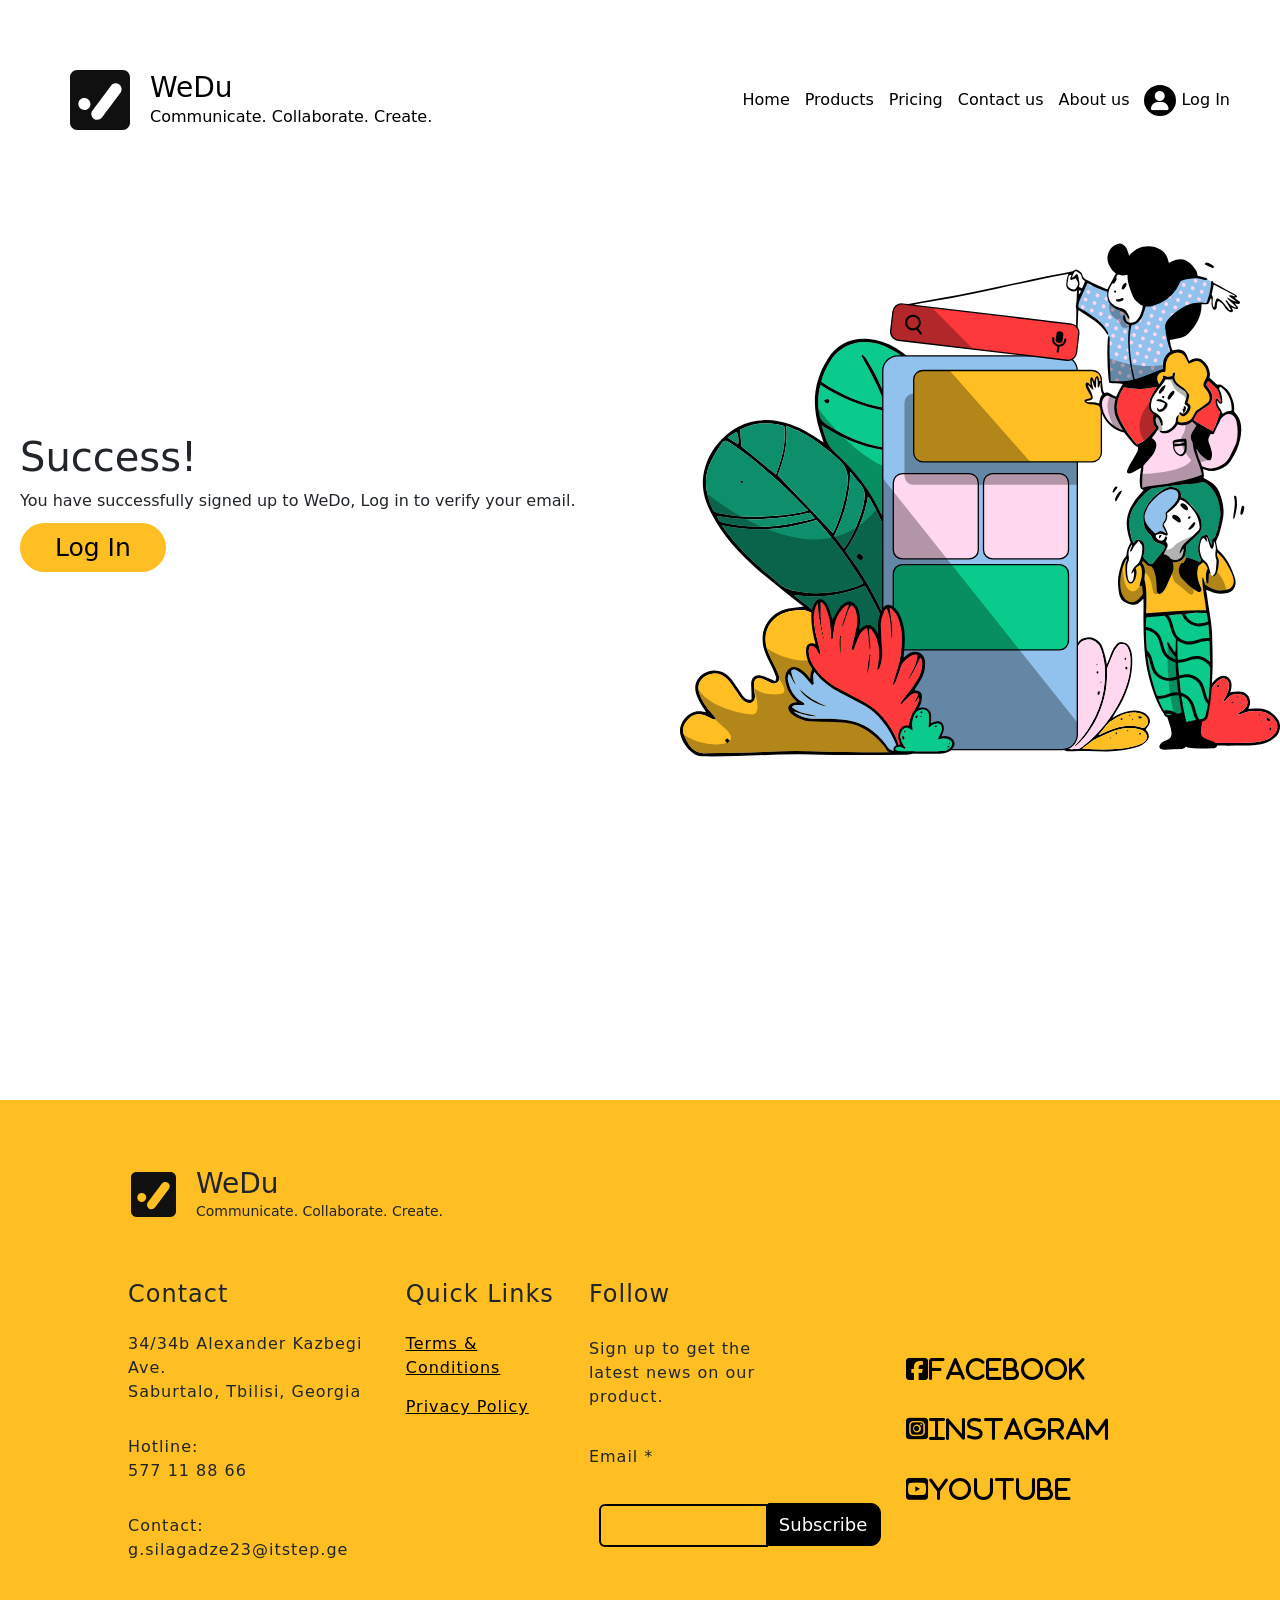
<file: success.html>
<!DOCTYPE html>
<html lang="en">
<head>
    <meta charset="UTF-8">
    <meta name="viewport" content="width=device-width, initial-scale=1.0">
    <title>WeDu</title>
    <link rel="stylesheet" href="style.css">
    <link rel="stylesheet" href="https://cdn.jsdelivr.net/npm/bootstrap@5.3.2/dist/css/bootstrap.min.css" integrity="sha384-T3c6CoIi6uLrA9TneNEoa7RxnatzjcDSCmG1MXxSR1GAsXEV/Dwwykc2MPK8M2HN" crossorigin="anonymous">
    <link rel="stylesheet" href="https://cdnjs.cloudflare.com/ajax/libs/font-awesome/6.4.2/css/all.min.css" integrity="sha512-z3gLpd7yknf1YoNbCzqRKc4qyor8gaKU1qmn+CShxbuBusANI9QpRohGBreCFkKxLhei6S9CQXFEbbKuqLg0DA==" crossorigin="anonymous" referrerpolicy="no-referrer" />
    <script src="https://cdn.jsdelivr.net/npm/bootstrap@5.3.2/dist/js/bootstrap.min.js" integrity="sha384-BBtl+eGJRgqQAUMxJ7pMwbEyER4l1g+O15P+16Ep7Q9Q+zqX6gSbd85u4mG4QzX+" crossorigin="anonymous"></script>
    <link rel="icon" type="image/x-icon" href="icon.png">
</head>
<body>
    <header>
        <a href="index.html" id="logolink">
            <div class="name">
                <svg id="logo" preserveAspectRatio="xMidYMid meet" data-bbox="23.5 23.5 153 153" viewBox="23.5 23.5 153 153" xmlns="http://www.w3.org/2000/svg" data-type="color" role="img" aria-label="Homepage"><defs><style>#comp-kybbhi6c svg [data-color="1"] {fill: #000000;}</style></defs>
                    <g>
                        <path d="M158.026 23.5H41.974C31.771 23.5 23.5 31.771 23.5 41.974v116.052c0 10.203 8.271 18.474 18.474 18.474h116.052c10.203 0 18.474-8.271 18.474-18.474V41.974c0-10.203-8.271-18.474-18.474-18.474zM62.37 125.347c-8.382 1.206-16.154-4.611-17.36-12.992s4.611-16.154 12.992-17.36c8.382-1.206 16.154 4.611 17.36 12.992s-4.61 16.154-12.992 17.36zm89.787-43.89-47.193 63.061a14.978 14.978 0 0 1-12.021 6.014c-3.127 0-6.279-.974-8.976-2.992-6.633-4.964-7.985-14.364-3.022-20.997l47.193-63.061c4.964-6.633 14.363-7.985 20.997-3.022 6.632 4.964 7.985 14.365 3.022 20.997z" fill="#111010" data-color="1"></path>
                    </g>
                </svg>
                <div class="title">
                    <h3>WeDu</h3>
                    <p>Communicate. Collaborate. Create.</p>
                </div>
            </div>
        </a>
        <nav>
            <a href="index.html" class="navlink">Home</a>
            <a href="products.html" class="navlink">Products</a>
            <a href="pricing.html" class="navlink">Pricing</a>
            <a href="contact.html" class="navlink">Contact us</a>
            <a href="about.html" class="navlink">About us</a>
            <a href="login.html" class="navlink"><span class="fa-solid fa-user fa-lg login" style="color: #ffffff;"></span>Log In</a>
        </nav>
    </header>
    <section>
        <main>
            <div class="text" id="indextext">
                <h1>Success!</h1>
                <p>You have successfully signed up to WeDo, Log in to verify your email.</p>
                <a href="login.html" class="signup">Log In</a>
            </div>
            <svg id="main" preserveAspectRatio="xMidYMid meet" data-bbox="7.556 20.992 184.886 158.016" viewBox="7.556 20.992 184.886 158.016" height="600" width="600" xmlns="http://www.w3.org/2000/svg" data-type="color" role="presentation" aria-hidden="true" aria-label=""><defs><style>#comp-kyjx1reo svg [data-color="1"] {fill: #0ACB8B;}
                #comp-kyjx1reo svg [data-color="2"] {fill: #000000;}
                #comp-kyjx1reo svg [data-color="3"] {fill: #FFBF23;}
                #comp-kyjx1reo svg [data-color="4"] {fill: #07875D;}
                #comp-kyjx1reo svg [data-color="5"] {fill: #FFD7EF;}
                #comp-kyjx1reo svg [data-color="6"] {fill: #FE393C;}
                    #comp-kyjx1reo svg [data-color="8"] {fill: #FFFFFF;}</style></defs>
                        <g>
                        <path d="M75.776 89.668c.192 2.146.369 4.301.581 6.451.744 7.559.365 15.084-.693 22.584-.176 1.247-.096 2.423.145 3.661.627 3.214 1.121 6.455 1.624 9.692.408 2.627.748 5.264 1.132 7.895.052.358.189.704.395 1.444.344-.791.593-1.241.741-1.721 3.488-11.288 6.788-22.628 8.569-34.339 1.337-8.791 1.675-17.613.205-26.437-.101-.604-.234-1.203-.413-2.113-1.257 1.803-2.259 3.459-3.48 4.932-1.217 1.468-2.592 2.823-4.012 4.099-1.466 1.316-3.069 2.478-4.794 3.852zm8.236 11.572c.2-.229.31-.453.412-.45.209.007.413.137.62.216-.115.176-.2.457-.352.5-.159.045-.382-.138-.68-.266z" fill="#0ACB8B" data-color="1"></path>
                        <path d="M63.801 55.278c.317.298.715.545.937.903.912 1.467 1.828 2.937 2.637 4.462 3.035 5.718 5.041 11.802 6.276 18.15.059.303.127.605.212.901.032.113.124.208.268.437.336-.193.703-.355 1.015-.591 3.525-2.654 6.677-5.656 9.034-9.449.923-1.485 1.135-2.765.224-4.423-2.873-5.231-6.701-9.478-12.018-12.23-3.535-1.829-7.289-2.7-11.259-1.657-3.045.8-5.457 2.544-7.128 5.241-1.267 2.045-2.387 4.164-2.914 6.522 6.35 4.269 12.554 6.836 19.744 8.133-.649-2.991-1.896-5.652-3.184-8.276-1.297-2.644-2.757-5.208-4.146-7.807l.302-.316zm11.263 6.057c.007-.691.464-1.109 1.185-1.085.776.026 1.515.676 1.466 1.346-.053.729-.508 1.084-1.219 1.085-.828.001-1.44-.589-1.432-1.346z" fill="#0ACB8B" data-color="1"></path>
                        <path d="M75.751 107.004c.135-7.596-.302-14.72-1.704-21.909-4.063-.38-7.973-1.126-11.755-2.491-3.783-1.365-7.339-3.172-11.108-5.639.465 1.539.804 2.678 1.154 3.814.574 1.859 1.574 3.348 3.069 4.694 5.79 5.214 10.582 11.242 13.894 18.357.519 1.116 1.24 1.803 2.378 2.108 1.233.331 2.468.647 4.072 1.066z" fill="#0ACB8B" data-color="1"></path>
                        <path d="M50.846 64.493c-.922 3.481-.966 6.787-.142 10.046.21.829 1.084 1.646 1.859 2.144a61.821 61.821 0 0 0 6.091 3.467c4.118 2.026 8.492 3.263 13.036 3.89.427.059.858.092 1.288.112.174.008.352-.049.749-.111-.553-3.847-1.54-7.558-2.517-11.402-7.294-1.345-14.086-3.93-20.364-8.146zm.961 4.918c.613-.277.956-.562 1.265-.528.229.025.63.544.572.701-.113.306-.492.704-.764.706-.275.001-.554-.429-1.073-.879z" fill="#0ACB8B" data-color="1"></path>
                        <path d="M85.856 69.087c-4.616 6.575-4.616 6.575-11.588 12.268l1.29 7.077c.345-.132.642-.179.857-.338 4.292-3.179 8.138-6.766 10.675-11.585.46-.873.672-1.635.314-2.603-.551-1.492-.981-3.03-1.548-4.819z" fill="#0ACB8B" data-color="1"></path>
                        <path d="m75.714 107.854-4.868-1.102 3.69 10.034.31-.015.868-8.917z" fill="#0ACB8B" data-color="1"></path>
                        <path d="M15.577 165.388c-.579-.098-.879-.134-1.174-.2-4.2-.942-8.052 4.066-6.493 7.852.917 2.227 2.136 4.064 4.132 5.275.832.505 1.976.669 2.981.681 3.329.04 6.661-.026 9.99-.115 6.226-.165 12.45-.469 18.677-.535 4.808-.051 9.619.243 14.428.259 6.411.021 12.823-.078 19.234-.136.429-.004.858-.089 1.284-.156.945-.148 1.47-.696 1.298-1.664-.214-1.21-.541-2.4-.805-3.601-.102-.461-.278-.944-.227-1.394.158-1.406.539-2.795.602-4.201.355-7.853.595-15.708-.301-23.546-.079-.694-.079-1.299.429-1.895.386-.454.645-1.063.82-1.646 1.098-3.669 2.202-7.337 3.217-11.029a457.2 457.2 0 0 0 3.134-12.022c2.371-9.65 3.81-19.421 3.485-29.392-.238-7.292-1.447-14.395-4.382-21.128-2.522-5.788-6.479-10.321-11.861-13.611-2.576-1.575-5.369-2.54-8.351-2.789-5.372-.448-9.687 1.543-12.625 6.122-4.402 6.86-4.957 14.219-2.525 21.896.37 1.169.776 2.327 1.283 3.839-.699-.432-1.137-.677-1.549-.961-3.689-2.541-7.577-4.632-12.034-5.483-7.823-1.494-14.223.969-19.255 7.057-2.202 2.665-3.575 5.785-4.181 9.192-.76 4.278.421 8.234 2.344 11.983 2.271 4.429 5.21 8.388 8.667 11.973 4.605 4.775 9.733 8.938 14.94 13.012 1.541 1.206 3.078 2.417 4.97 3.904-.844.059-1.239.066-1.629.117-1.16.151-2.343.214-3.471.498-5.823 1.464-8.908 6.792-7.14 12.565.609 1.987 1.729 3.815 2.589 5.728.403.896.783 1.808 1.087 2.741.093.284-.102.663-.213 1.25-.752-.321-1.341-.59-1.944-.825-.857-.333-1.701-.766-2.592-.931-1.628-.302-2.789.616-2.921 2.283-.077.978.074 1.973.101 2.96.02.716.004 1.432.004 2.156-1.29.273-2.017-.301-2.6-1.025-.577-.717-1.005-1.554-1.543-2.306-.896-1.252-1.698-2.607-2.77-3.689-2.19-2.211-5.236-2.509-7.805-.974-2.063 1.233-3.09 3.562-2.437 5.882.314 1.116.85 2.182 1.381 3.221.452.873 1.038 1.674 1.751 2.808zm2.74 2.275.28-.423c-.39-.447-.774-.898-1.17-1.34-1.622-1.807-3.013-3.775-3.851-6.069-.99-2.71.199-5.107 2.918-6.059 2.164-.757 4.069-.173 5.592 1.386 1.022 1.046 1.77 2.36 2.637 3.557.686.946 1.276 1.984 2.075 2.82.789.826 1.902 1.37 3.017.754.997-.55.892-1.67.787-2.672-.038-.369-.134-.732-.161-1.101-.046-.616-.119-1.239-.074-1.851.099-1.349.741-1.86 2.098-1.661.539.079 1.065.294 1.575.503.397.162.752.423 1.137.619.798.406 1.654.708 2.428.065.797-.663.586-1.593.292-2.412-.331-.925-.804-1.798-1.208-2.697-.809-1.799-1.824-3.538-2.378-5.413-1.465-4.961 1.072-9.601 5.98-11.081 1.398-.422 2.895-.606 4.359-.695 1.509-.092 2.912.387 4.095 1.416.838.729 1.728 1.398 2.581 2.111 6.367 5.327 12.316 11.076 17.276 17.766 3.363 4.536 6.1 9.424 7.63 14.927.206.739.64 1.493 1.169 2.048 1.361 1.427 1.523 3.118 1.54 5.093-1.11.139-2.07.35-3.032.364-4.009.061-8.018.087-12.027.083-9.863-.008-19.713-.798-29.593-.119-6.207.427-12.456.219-18.68.449-2.137.079-3.767-.655-5.007-2.225-.745-.943-1.241-2.106-1.735-3.222-.957-2.159.029-3.818 1.502-5.318 1.396-1.421 3.073-1.429 4.809-.901.699.212 1.33.642 2.007.938.361.16.754.243 1.132.36zm45.717-42.07c-.334.263-.463.406-.622.482-.388.185-.782.363-1.189.502-5.994 2.051-12.108 2.75-18.381 1.624-2.334-.419-4.525-1.144-6.257-2.894-.431-.436-.959-.774-1.436-1.165-4.968-4.077-9.734-8.363-13.677-13.485-.63-.818-1.186-1.694-1.991-2.851 10.092 2.199 19.663 1.348 29.125-1.63 5.447 6.021 10.188 12.457 14.428 19.417zm11.742-35.925c1.725-1.375 3.329-2.537 4.794-3.854 1.42-1.276 2.795-2.631 4.012-4.099 1.221-1.473 2.223-3.128 3.48-4.932.179.911.313 1.509.413 2.113 1.47 8.824 1.132 17.645-.205 26.437-1.781 11.711-5.081 23.051-8.569 34.339-.149.481-.397.931-.741 1.721-.206-.74-.342-1.086-.395-1.444-.385-2.631-.724-5.268-1.132-7.895-.503-3.237-.997-6.478-1.624-9.692-.242-1.239-.321-2.414-.145-3.661 1.058-7.5 1.438-15.025.693-22.584-.212-2.148-.389-4.302-.581-6.449zm-11.975-34.39-.301.315c1.389 2.599 2.848 5.163 4.146 7.807 1.288 2.624 2.535 5.285 3.184 8.276-7.189-1.297-13.394-3.865-19.744-8.133.526-2.357 1.646-4.476 2.914-6.522 1.671-2.697 4.083-4.441 7.128-5.241 3.97-1.043 7.725-.172 11.259 1.657 5.317 2.752 9.144 6.999 12.018 12.23.911 1.658.698 2.939-.224 4.423-2.357 3.793-5.509 6.795-9.034 9.449-.312.235-.679.398-1.015.591-.144-.229-.236-.324-.268-.437a10.617 10.617 0 0 1-.212-.901c-1.236-6.348-3.242-12.431-6.276-18.15-.809-1.525-1.726-2.995-2.637-4.462-.224-.356-.621-.604-.938-.902zm.762 71.12c1.036 1.917 2.119 3.841 3.13 5.803 2.812 5.453 4.741 11.262 6.803 17.019 1.776 4.96 3.118 10.027 3.849 15.245.299 2.133.252 4.274-.386 6.439-.543-.561-.954-1.147-1.172-1.797-2.23-6.644-5.574-12.653-10.181-17.93a165.174 165.174 0 0 0-5.757-6.278c-5.166-5.339-10.943-9.974-16.804-14.508-.468-.362-.905-.765-1.356-1.149 7.543 1.039 14.744.245 21.874-2.844zm-17.548-23.146c-.891.229-1.417.391-1.953.498-4.914.978-9.887 1.367-14.886 1.389-3.579.016-7.141-.275-10.645-1.065-.765-.172-1.51-.288-1.92-1.202-2.074-4.626-2.992-9.323-.809-14.148a33.806 33.806 0 0 1 3.017-5.285c1.485-2.145 1.61-2.096 3.782-.59 5.995 4.158 11.591 8.809 16.865 13.848 2.135 2.038 4.178 4.175 6.549 6.555zm11.482 12.466c3.592-5.186 5.897-10.634 6.975-16.698.509.528.859 1.077 1.178 1.644 5.076 8.999 8.079 18.698 9.581 28.885.46 3.118.513 6.307 1.11 9.393.875 4.518 1.249 9.069 1.445 13.643.109 2.535.02 5.078.02 7.617-4.274-16.016-10.041-31.251-20.309-44.484zM40.294 77.154c1.827.781 3.325 1.322 4.732 2.04 4.264 2.175 7.895 5.203 11.466 8.373 2.242 1.99 2.957 4.253 2.686 7.05-.03.307-.025.619-.071.924a55.93 55.93 0 0 1-3.242 12.146c-.343.876-.805 1.704-1.171 2.471L37.668 92.335c1.854-4.551 3.163-9.475 2.626-15.181zm35.457 29.85c-1.604-.419-2.84-.735-4.072-1.066-1.139-.306-1.859-.993-2.378-2.108-3.312-7.114-8.104-13.142-13.894-18.357-1.495-1.347-2.495-2.835-3.069-4.694-.351-1.136-.689-2.275-1.154-3.814 3.769 2.467 7.325 4.273 11.108 5.639 3.782 1.365 7.691 2.11 11.755 2.491 1.402 7.189 1.839 14.313 1.704 21.909zM50.846 64.493c6.278 4.216 13.07 6.801 20.365 8.146.977 3.844 1.964 7.555 2.517 11.402-.397.062-.575.119-.749.111-.43-.021-.861-.053-1.288-.112-4.544-.627-8.918-1.864-13.036-3.89a61.821 61.821 0 0 1-6.091-3.467c-.776-.498-1.65-1.315-1.859-2.144-.825-3.259-.781-6.565.141-10.046zM39.68 77.159c.649 5.273-.733 10.044-2.558 14.966a69626.44 69626.44 0 0 0-10.619-8.585l-.437-5.215c4.251-2.256 8.699-2.569 13.614-1.166zm46.176-8.072c.567 1.789.997 3.327 1.549 4.819.358.967.145 1.73-.314 2.603-2.537 4.819-6.383 8.406-10.675 11.585-.215.159-.512.206-.857.338l-1.29-7.077c6.971-5.693 6.971-5.693 11.587-12.268zm-30.781 41.981c3.085-6.198 4.858-12.526 4.932-19.738 1.211 1.508 2.051 2.721 3.06 3.771 1.39 1.447 1.573 3.086 1.261 4.956-.827 4.956-2.835 9.436-5.365 13.713-.231.39-.58.708-.944 1.142l-2.944-3.844zm-5.999-5.471c-.905.256-1.533.475-2.178.608-2.533.519-5.056 1.109-7.611 1.491-6.153.921-12.28.694-18.349-.721-1.363-.318-1.462-.46-1.85-2.074 9.541 1.694 18.993 1.195 28.46-.946l1.528 1.642zm26.638 2.257-.869 8.918-.31.015-3.69-10.034 4.869 1.101zM22.188 80.725l2.816-1.768c.622 1.352.627 2.498.463 3.901l-3.279-2.133z" fill="#000000" data-color="2"></path>
                        <path d="M18.317 167.663c-.378-.117-.771-.2-1.132-.358-.677-.296-1.308-.725-2.007-.938-1.736-.528-3.413-.519-4.809.901-1.474 1.5-2.459 3.158-1.502 5.318.494 1.115.99 2.278 1.735 3.222 1.24 1.57 2.871 2.304 5.007 2.225 6.224-.23 12.473-.022 18.68-.449 9.88-.679 19.73.111 29.593.119 4.009.003 8.019-.022 12.027-.083.963-.015 1.922-.225 3.032-.364-.017-1.975-.179-3.667-1.54-5.093a5.045 5.045 0 0 1-1.169-2.048c-1.53-5.503-4.267-10.392-7.63-14.927-4.96-6.69-10.909-12.439-17.276-17.766-.853-.713-1.743-1.382-2.581-2.111-1.183-1.029-2.585-1.508-4.095-1.416-1.464.089-2.96.273-4.359.695-4.909 1.48-7.445 6.12-5.98 11.081.554 1.876 1.569 3.614 2.378 5.413.404.899.877 1.772 1.208 2.697.293.818.504 1.749-.292 2.412-.774.643-1.63.341-2.428-.065-.385-.196-.74-.456-1.137-.619-.51-.209-1.036-.424-1.575-.503-1.358-.199-1.999.313-2.098 1.661-.045.612.028 1.235.074 1.851.028.369.123.733.161 1.101.104 1.003.21 2.122-.787 2.672-1.115.615-2.228.072-3.017-.754-.799-.837-1.389-1.874-2.075-2.82-.867-1.197-1.616-2.511-2.637-3.557-1.523-1.559-3.428-2.143-5.592-1.386-2.719.952-3.908 3.349-2.918 6.059.838 2.294 2.228 4.262 3.851 6.069.396.441.78.893 1.17 1.34l-.28.421zm39.315-12.753c.625-.374.945-.723 1.264-.722.614.002 1.088.427.929 1.073-.068.276-.633.643-.913.599-.371-.059-.685-.481-1.28-.95zm-35.473 20.039c-.31-.333-.699-.571-.686-.784.015-.253.439-.716.576-.679.317.086.569.418.847.65l-.737.813zm32.993-23.536c-.187-.354-.337-.531-.358-.723-.01-.093.266-.326.332-.299.188.078.415.231.467.404.034.113-.21.31-.441.618z" fill="#FFBF23" data-color="3"></path>
                        <path d="M64.034 125.593c-4.24-6.96-8.981-13.396-14.428-19.418-9.462 2.978-19.033 3.829-29.125 1.63.805 1.157 1.361 2.033 1.991 2.851 3.944 5.121 8.709 9.407 13.677 13.485.477.391 1.005.729 1.436 1.165 1.732 1.75 3.923 2.475 6.257 2.894 6.273 1.127 12.387.427 18.381-1.624.406-.139.801-.317 1.189-.502.159-.075.288-.218.622-.481z" fill="#0E8F6B" data-color="4"></path>
                        <path d="M64.563 126.398c-7.131 3.089-14.332 3.883-21.875 2.844.451.384.888.787 1.356 1.149 5.861 4.534 11.637 9.169 16.804 14.508 1.974 2.04 3.89 4.14 5.757 6.278 4.607 5.277 7.95 11.285 10.181 17.93.218.651.629 1.237 1.172 1.797.638-2.166.685-4.306.386-6.439-.731-5.219-2.073-10.286-3.849-15.245-2.062-5.757-3.991-11.566-6.803-17.019-1.01-1.962-2.092-3.886-3.129-5.803z" fill="#0E8F6B" data-color="4"></path>
                        <path d="M47.015 103.252c-2.371-2.379-4.414-4.516-6.549-6.556-5.274-5.039-10.87-9.69-16.865-13.848-2.172-1.506-2.297-1.555-3.782.59a33.897 33.897 0 0 0-3.017 5.285c-2.182 4.825-1.264 9.523.809 14.148.41.914 1.155 1.03 1.92 1.202 3.504.79 7.066 1.081 10.645 1.065 4.999-.022 9.972-.41 14.886-1.389.536-.107 1.062-.268 1.953-.497zm-19.97-8.795c-.255.17-.468.368-.516.333a1.11 1.11 0 0 1-.379-.493c-.02-.054.277-.326.353-.297.182.069.32.258.542.457z" fill="#0E8F6B" data-color="4"></path>
                        <path d="M58.497 115.718c10.269 13.233 16.036 28.468 20.31 44.484 0-2.539.089-5.083-.02-7.617-.196-4.574-.571-9.125-1.445-13.643-.598-3.086-.65-6.275-1.11-9.393-1.502-10.186-4.505-19.885-9.581-28.885-.32-.567-.669-1.116-1.178-1.644-1.08 6.064-3.384 11.512-6.976 16.698zm3.345 1.787c.398-.448.575-.825.845-.912.499-.16 1.412.725 1.261 1.248-.092.318-.664.81-.786.749-.46-.228-.824-.651-1.32-1.085z" fill="#0E8F6B" data-color="4"></path>
                        <path d="M40.294 77.154c.537 5.706-.771 10.63-2.626 15.18l17.026 17.823c.367-.766.829-1.595 1.171-2.471a55.93 55.93 0 0 0 3.242-12.146c.046-.305.041-.617.071-.924.271-2.797-.444-5.06-2.686-7.05-3.571-3.17-7.202-6.198-11.466-8.373-1.408-.717-2.905-1.258-4.732-2.039z" fill="#0E8F6B" data-color="4"></path>
                        <path d="M39.68 77.159c-4.915-1.403-9.363-1.09-13.613 1.166l.437 5.215 10.619 8.585c1.824-4.923 3.206-9.693 2.557-14.966z" fill="#0E8F6B" data-color="4"></path>
                        <path d="m55.075 111.068 2.945 3.844c.363-.434.713-.752.944-1.142 2.531-4.277 4.539-8.757 5.365-13.713.312-1.87.128-3.509-1.261-4.956-1.009-1.05-1.85-2.263-3.06-3.771-.075 7.212-1.848 13.54-4.933 19.738z" fill="#0E8F6B" data-color="4"></path>
                        <path d="m49.076 105.597-1.528-1.642c-9.466 2.141-18.918 2.639-28.46.946.388 1.614.487 1.756 1.85 2.074 6.069 1.416 12.196 1.642 18.349.721 2.554-.382 5.078-.972 7.611-1.491.646-.132 1.273-.352 2.178-.608z" fill="#0E8F6B" data-color="4"></path>
                        <path d="m22.188 80.725 3.279 2.134c.164-1.403.159-2.549-.463-3.901l-2.816 1.767z" fill="#0E8F6B" data-color="4"></path>
                        <path d="M57.632 154.91c.595.468.909.891 1.28.95.28.045.845-.323.913-.599.159-.646-.315-1.07-.929-1.073-.319 0-.639.349-1.264.722z" fill="#000000" data-color="2"></path>
                        <path d="m22.159 174.949.736-.814c-.278-.232-.53-.564-.847-.65-.137-.037-.56.426-.576.679-.012.214.377.452.687.785z" fill="#000000" data-color="2"></path>
                        <path d="M55.152 151.413c.231-.308.475-.505.441-.618-.052-.172-.279-.326-.467-.404-.066-.027-.342.206-.332.299.021.192.171.369.358.723z" fill="#000000" data-color="2"></path>
                        <path d="M84.012 101.24c.297.127.52.311.68.266.152-.043.238-.324.352-.5-.206-.079-.411-.209-.62-.216-.101-.003-.211.222-.412.45z" fill="#000000" data-color="2"></path>
                        <path d="M75.064 61.335c-.008.757.604 1.347 1.432 1.347.711 0 1.166-.356 1.219-1.085.049-.67-.69-1.32-1.466-1.346-.722-.025-1.178.393-1.185 1.084z" fill="#000000" data-color="2"></path>
                        <path d="M27.045 94.457c-.222-.2-.36-.388-.542-.457-.076-.029-.373.243-.353.297.071.19.214.376.379.493.048.035.26-.163.516-.333z" fill="#000000" data-color="2"></path>
                        <path d="M61.842 117.505c.495.434.859.857 1.319 1.086.122.061.694-.431.786-.749.152-.524-.762-1.408-1.261-1.248-.268.085-.445.463-.844.911z" fill="#000000" data-color="2"></path>
                        <path d="M51.807 69.411c.519.45.798.88 1.074.878.271-.002.651-.4.764-.706.058-.157-.343-.676-.572-.701-.31-.033-.653.252-1.266.529z" fill="#000000" data-color="2"></path>
                        <path d="M49.464 70.784S71.53 102.837 90.291 87.92c0 0-.559 26.539-10.656 54.09 0 0-.298 28.027-1.404 29.612 0 0-6.956-22.45-40.196-45.426-12.279-6.737-21.629-22.764-22.881-28.782 0 0 33.994 29.18 52.961 5.397 0 0-6.796-13.318-15.964-19.819 0 0-3.003-9.355-2.687-12.208z" opacity=".3" fill="#000000" data-color="2"></path>
                        <path d="M59.826 144.412s-11.422 10.503-25.513 1.257l3.539 9.126s3.392 4.46 1.021 4.935c-2.371.476-6.232.286-8.648-1.839 0 0 2.958 8.181-.361 8.181s-14.024-2.409-16.891-8.181c0 0-.021 5.327 8.039 12.144 8.061 6.818-7.55 6.73-12.942 1.7 0 0-1.915 7.654 13.417 6.703 15.331-.951 55.482.644 57.455-1.184.001.001-2.115-17.561-19.116-32.842z" opacity=".3" fill="#000000" data-color="2"></path>
                        <path d="M140.826 167.041c.116-.196.225-.397.349-.588 1.392-2.144 2.689-4.34 3.635-6.727.872-2.202 1.605-4.441 1.887-6.806.172-1.438.287-2.881.199-4.329-.071-1.164-.337-2.287-.854-3.34-.455-.928-1.197-1.409-2.232-1.455-.665-.03-1.228.167-1.687.656a7.153 7.153 0 0 0-1.414 2.167c-.468 1.135-.898 2.286-1.348 3.429-.066.168-.151.328-.293.633-.146-.785-.233-1.419-.385-2.037-.254-1.028-.507-2.059-.839-3.063-.438-1.323-1.352-2.256-2.592-2.87-1.261-.624-2.523-.495-3.761.051-.562.248-.955.721-1.299 1.224-.688 1.006-1.138 2.117-1.458 3.287-.565 2.063-.744 4.172-.752 6.3-.011 2.799.14 5.589.395 8.377.162 1.775.243 3.56.305 5.343a13.52 13.52 0 0 1-.498 4.22c-.391 1.361-.986 2.61-1.854 3.729-.206.266-.421.533-.575.829-.304.582-.105 1.035.541 1.209.391.105.804.177 1.207.176.937-.002 1.873-.069 2.81-.089.959-.02 1.919-.038 2.877-.016 2.066.047 4.132.199 6.196.162a34.584 34.584 0 0 0 8.818-1.297c1.279-.361 2.403-.961 3.268-2.002.668-.803.765-1.621.239-2.534-.201-.35-.458-.667-.671-.972.332-.456.673-.891.978-1.35.432-.65.473-1.344.179-2.069-.377-.931-1.08-1.52-1.973-1.902a6.346 6.346 0 0 0-2.739-.529c-1.885.066-3.643.588-5.288 1.505-.434.242-.859.5-1.288.751l-.083-.073zm-11.619 8.684.154.151c.169-.119.356-.218.504-.36.572-.55 1.169-1.08 1.69-1.677 3.745-4.292 6.085-9.267 7.142-14.863.4-2.119.485-4.259.473-6.408-.002-.308.001-.642.111-.921.642-1.636 1.279-3.276 1.998-4.879.291-.648.758-1.224 1.189-1.8.322-.43.792-.584 1.339-.56.801.036 1.366.406 1.723 1.111.486.959.754 1.984.81 3.053a22.785 22.785 0 0 1-.817 7.37c-.975 3.49-2.566 6.686-4.515 9.728-2.588 4.038-5.738 7.538-9.565 10.429-.55.415-1.095.647-1.78.615-.43-.02-.863.056-1.295.062-.431.006-.864-.011-1.295-.041-.254-.018-.511-.069-.727-.31.156-.217.286-.417.434-.602 1.652-2.072 2.422-4.466 2.561-7.085.107-2.028-.055-4.051-.24-6.066-.255-2.785-.511-5.569-.595-8.366-.056-1.86.02-3.713.373-5.545.28-1.451.681-2.857 1.532-4.099.567-.827 1.254-1.414 2.285-1.606 1.031-.191 1.953-.047 2.808.557a4.73 4.73 0 0 1 1.681 2.122c.541 1.325.811 2.722 1.061 4.122.363 2.032.34 4.079.174 6.127-.299 3.69-1.221 7.214-2.825 10.552-1.481 3.081-3.305 5.931-5.688 8.399-.244.252-.467.526-.7.79zm2.357.869c.211-.172.332-.279.461-.376.421-.32.864-.614 1.263-.959.899-.776 1.899-1.396 2.958-1.914 1.229-.601 2.462-1.201 3.728-1.715 1.762-.715 3.578-1.26 5.497-1.363 1.504-.08 2.97.093 4.389.621.841.313 1.318.933 1.53 1.777.131.524.014.995-.347 1.412-.383.443-.812.835-1.35 1.059-.618.257-1.247.514-1.896.667-1.517.357-3.035.732-4.601.824-1.725.101-3.45.278-5.176.281-2.039.003-4.079-.145-6.118-.23-.066-.002-.132-.031-.338-.084zm5.088-4.147a6.183 6.183 0 0 1-.074-.096c.038-.059.071-.123.116-.177.946-1.12 1.889-2.243 2.843-3.356.17-.198.365-.39.584-.526.856-.532 1.701-1.088 2.595-1.549 1.714-.883 3.539-1.361 5.483-1.209 1.021.08 1.999.346 2.768 1.073.943.891 1.24 2.18.065 3.198-.054.047-.112.093-.156.15-.271.356-.572.393-1.003.239-1.775-.633-3.609-.745-5.466-.48-2.328.333-4.501 1.149-6.603 2.175-.384.188-.768.372-1.152.558z" fill="#000000" data-color="2"></path>
                        <path d="M129.207 175.725c.233-.264.456-.538.7-.791 2.383-2.468 4.207-5.318 5.688-8.399 1.604-3.337 2.527-6.862 2.825-10.552.166-2.048.188-4.095-.174-6.127-.25-1.4-.52-2.797-1.061-4.122a4.736 4.736 0 0 0-1.681-2.122c-.855-.604-1.777-.748-2.808-.557-1.03.191-1.718.779-2.285 1.606-.851 1.242-1.252 2.648-1.532 4.099-.353 1.832-.429 3.685-.373 5.545.084 2.797.34 5.581.595 8.366.184 2.015.347 4.038.24 6.066-.138 2.619-.908 5.013-2.561 7.085-.148.185-.278.385-.434.602.216.241.473.292.727.31.431.03.863.047 1.295.041.432-.006.866-.082 1.295-.062.685.033 1.23-.199 1.78-.615 3.827-2.891 6.977-6.391 9.565-10.429 1.949-3.041 3.54-6.238 4.515-9.728.674-2.411.948-4.87.817-7.37a7.576 7.576 0 0 0-.81-3.053c-.357-.705-.923-1.075-1.723-1.111-.548-.025-1.018.13-1.339.56-.431.576-.898 1.151-1.189 1.8-.718 1.603-1.356 3.243-1.998 4.879-.11.279-.112.613-.111.921.011 2.149-.073 4.289-.473 6.408-1.057 5.596-3.397 10.571-7.142 14.863-.521.597-1.118 1.127-1.69 1.677-.147.142-.335.241-.504.36a7.231 7.231 0 0 1-.154-.15zm6.96-15.989c.067-.24.096-.461.194-.645.053-.098.237-.192.343-.174.097.016.241.187.238.286a2.195 2.195 0 0 1-.147.689c-.065.175-.248.254-.413.163-.1-.056-.147-.212-.215-.319zm9.081-7.465c-.489-.275-.58-.44-.417-.713.043-.072.148-.159.216-.153.103.01.235.071.292.154.16.232.049.449-.091.712zm-9.334.734c.056-.052.147-.198.272-.237.155-.048.351.186.305.387a.568.568 0 0 1-.274.343c-.142.064-.299-.159-.303-.493zm8.906-3.721c-.266-.156-.349-.349-.172-.59.035-.048.204-.068.244-.03.199.192.229.4-.072.62zm-8.997 1.394c.139-.05.215-.1.284-.093.043.005.12.119.106.146-.035.069-.11.155-.173.159-.052.003-.11-.102-.217-.212zm1.437 5.229c.084.126.17.199.163.259-.009.069-.103.126-.159.189-.057-.062-.15-.118-.159-.186-.009-.061.075-.135.155-.262z" fill="#FFD7EF" data-color="5"></path>
                        <path d="M131.564 176.594c.207.053.273.083.34.085 2.039.085 4.079.233 6.118.23 1.725-.002 3.45-.179 5.176-.281 1.566-.092 3.084-.467 4.601-.824.649-.153 1.278-.409 1.896-.667.538-.224.967-.616 1.35-1.059.361-.417.478-.888.347-1.412-.212-.844-.689-1.465-1.53-1.777-1.419-.528-2.886-.701-4.389-.621-1.919.102-3.735.647-5.497 1.363-1.266.514-2.5 1.114-3.728 1.715-1.059.518-2.059 1.137-2.958 1.914-.399.345-.842.639-1.263.959-.131.096-.253.203-.463.375zm10.445-5.045c.114.12.224.187.255.28.05.149-.141.366-.289.318-.104-.034-.238-.181-.236-.275.002-.098.153-.192.27-.323zm7.279.829c-.127-.152-.271-.249-.271-.346.001-.088.146-.224.25-.25.164-.042.366.029.346.23-.011.116-.184.216-.325.366zm-3.757-1.06c-.09-.095-.186-.152-.196-.221-.009-.058.109-.194.128-.186.093.037.171.11.255.17l-.187.237zm-5.495 2.005c.107-.083.199-.19.233-.174.081.038.134.134.198.207-.068.048-.135.131-.204.132-.062.002-.126-.087-.227-.165z" fill="#FFBF23" data-color="3"></path>
                        <path d="M136.652 172.447c.384-.186.769-.37 1.152-.557 2.103-1.026 4.275-1.842 6.603-2.175 1.857-.266 3.691-.153 5.466.48.431.154.732.116 1.003-.239.043-.057.101-.103.156-.15 1.176-1.018.878-2.307-.065-3.198-.769-.727-1.747-.993-2.768-1.073-1.944-.152-3.769.326-5.483 1.209-.894.46-1.74 1.016-2.595 1.549a2.628 2.628 0 0 0-.584.526c-.954 1.113-1.897 2.236-2.843 3.356-.045.053-.077.117-.116.177l.074.095zm12.743-5.111c-.127-.022-.286-.012-.396-.081-.101-.063-.211-.215-.203-.319.007-.103.144-.258.247-.28.284-.06.561.005.763.242a.24.24 0 0 1-.12.392c-.089.025-.185.03-.291.046zm-5.332.173c-.19.113-.334.231-.5.282-.071.022-.234-.077-.265-.156-.032-.081.014-.255.084-.301.204-.135.434-.209.681.175zm1.846-1.115c.129-.114.197-.211.286-.238.05-.015.136.084.205.132-.067.084-.12.191-.207.241-.039.023-.143-.064-.284-.135zm1.16 1.388c-.093-.11-.187-.172-.191-.239-.004-.071.079-.146.123-.22.08.065.182.119.23.203.019.033-.083.135-.162.256z" fill="#FFBF23" data-color="3"></path>
                        <path d="M136.167 159.736c.068.107.115.263.216.319.165.09.348.012.413-.163.081-.219.14-.457.147-.689.003-.099-.141-.27-.238-.286-.106-.018-.29.076-.343.174-.099.184-.128.405-.195.645z" fill="#000000" data-color="2"></path>
                        <path d="M145.248 152.271c.14-.263.251-.48.091-.712a.438.438 0 0 0-.292-.154c-.068-.006-.173.081-.216.153-.163.274-.072.439.417.713z" fill="#000000" data-color="2"></path>
                        <path d="M135.914 153.005c.004.335.161.558.302.493a.56.56 0 0 0 .274-.343c.046-.2-.149-.435-.305-.387-.124.038-.216.185-.271.237z" fill="#000000" data-color="2"></path>
                        <path d="M144.82 149.284c.301-.219.271-.428.071-.62-.039-.038-.208-.018-.244.03-.175.24-.092.433.173.59z" fill="#000000" data-color="2"></path>
                        <path d="M135.823 150.678c.107.11.165.215.218.212.063-.003.138-.09.173-.159.014-.027-.063-.142-.106-.146-.07-.007-.146.043-.285.093z" fill="#000000" data-color="2"></path>
                        <path d="M137.26 155.907c-.08.127-.164.201-.156.262.009.068.103.125.159.186.057-.063.15-.12.159-.189.009-.06-.078-.133-.162-.259z" fill="#000000" data-color="2"></path>
                        <path d="M142.009 171.549c-.117.131-.268.225-.27.322-.002.094.132.242.236.275.148.048.339-.169.289-.318-.031-.092-.141-.159-.255-.279z" fill="#000000" data-color="2"></path>
                        <path d="M149.288 172.378c.141-.15.314-.25.326-.366.02-.202-.182-.272-.346-.23-.104.026-.249.163-.25.25-.001.097.143.194.27.346z" fill="#000000" data-color="2"></path>
                        <path d="m145.531 171.318.186-.237c-.084-.06-.162-.133-.255-.17-.019-.007-.136.128-.128.186.011.069.108.126.197.221z" fill="#000000" data-color="2"></path>
                        <path d="M140.036 173.323c.102.079.165.167.227.165.069-.002.136-.085.204-.132-.064-.073-.118-.169-.198-.207-.035-.016-.126.09-.233.174z" fill="#000000" data-color="2"></path>
                        <path d="M149.395 167.336c.107-.016.202-.02.291-.046a.24.24 0 0 0 .12-.392c-.202-.237-.479-.302-.763-.242-.103.022-.24.177-.247.28-.007.104.103.257.203.319.11.069.269.059.396.081z" fill="#000000" data-color="2"></path>
                        <path d="M144.063 167.509c-.247-.384-.477-.31-.681-.175-.07.046-.116.221-.084.301.031.079.194.178.265.156.166-.051.311-.17.5-.282z" fill="#000000" data-color="2"></path>
                        <path d="M145.909 166.394c.141.071.245.158.284.135.086-.051.14-.157.207-.241-.07-.048-.155-.148-.205-.132-.09.027-.157.124-.286.238z" fill="#000000" data-color="2"></path>
                        <path d="M147.069 167.782c.08-.121.181-.223.162-.256-.048-.084-.15-.137-.23-.203-.045.073-.127.149-.123.22.004.068.098.13.191.239z" fill="#000000" data-color="2"></path>
                        <path d="M163.541 167.515c-.099-.316-.163-.567-.256-.806-.542-1.394-.723-2.85-.719-4.331.004-1.556.523-2.958 1.447-4.185.926-1.23 2.251-1.534 3.695-1.314.854.13 1.385.793 1.881 1.443.179.235.321.499.531.83.143-.342.256-.607.365-.873.485-1.187 1.185-2.231 2.151-3.07.4-.347.864-.668 1.354-.856 1.631-.626 3.379.523 3.499 2.268.031.447.018.904-.042 1.347-.056.413-.202.814-.326 1.289.183-.026.344-.031.495-.072.97-.267 1.936-.257 2.934-.111 2.158.314 3.15 2.557 2.495 4.366-.101.278-.221.548-.376.93.256-.012.444-.025.633-.03.987-.024 1.978-.118 2.96-.055 2.491.161 4.317 1.478 5.66 3.514.953 1.445.512 3.878-.639 5.019-1.321 1.31-2.904 2.095-4.705 2.466-1.563.322-3.148.375-4.739.373-2.426-.004-4.852.053-7.277.021-2.813-.037-5.632-.023-8.421-.484-1.253-.207-2.43-.645-3.545-1.244a7.14 7.14 0 0 1-2.246-1.911c-.341-.435-.574-.909-.602-1.476-.012-.238-.064-.476-.11-.711-.353-1.807.923-3.092 2.715-2.715.373.077.728.229 1.188.378zm2.576 3.972-.15.12c-.534-.367-.819-.951-1.066-1.505-.409-.918-1.162-1.426-1.959-1.899a2.955 2.955 0 0 0-1.009-.35c-.728-.119-1.202.154-1.544.808-.398.761-.333 1.502.094 2.23.66 1.125 1.613 1.917 2.766 2.491a11.373 11.373 0 0 0 4.486 1.187c2.57.14 5.142.288 7.715.328 2.424.038 4.851-.067 7.276-.094a21.465 21.465 0 0 0 4.013-.432c1.51-.304 2.835-.955 3.897-2.086 1.04-1.107 1.315-2.895.543-4.086-1.227-1.894-2.944-3.07-5.255-3.142a22.38 22.38 0 0 0-3.137.146c-.581.064-1.146.307-1.71.495-.367.123-.711.32-1.083.425-.149.042-.343-.075-.708-.17.616-.407 1.05-.719 1.508-.989.53-.314.957-.726 1.266-1.251.802-1.358.271-3.185-1.102-3.626a6.181 6.181 0 0 0-1.941-.276c-1.166.015-2.131.518-2.862 1.458-.245.315-.436.717-.971.836-.036-.202-.134-.39-.079-.505.181-.376.411-.729.635-1.083a6.064 6.064 0 0 0 .931-3.951c-.114-1.099-1.173-1.796-2.235-1.487-.442.129-.873.4-1.228.703-.977.833-1.662 1.888-2.097 3.097-.51 1.416-.892 2.865-1.085 4.362-.038.297-.076.6-.169.883-.043.13-.218.216-.433.415-.048-.365-.12-.596-.101-.82.063-.747.117-1.498.251-2.234.257-1.41-.204-2.547-1.256-3.449-.279-.24-.678-.445-1.035-.468-1.187-.079-2.267.202-2.987 1.267-.757 1.12-1.202 2.345-1.179 3.716.023 1.361.183 2.706.72 3.966.553 1.296 1.172 2.563 1.761 3.843.175.376.347.752.519 1.127z" fill="#000000" data-color="2"></path>
                        <path d="m166.117 171.487-.517-1.127c-.59-1.28-1.208-2.547-1.761-3.843-.537-1.259-.697-2.604-.72-3.966-.023-1.371.422-2.595 1.179-3.716.719-1.065 1.8-1.347 2.987-1.267.357.024.756.229 1.035.468 1.051.902 1.513 2.038 1.256 3.449-.134.736-.188 1.487-.251 2.234-.019.223.052.454.101.82.215-.199.39-.285.433-.415.093-.282.131-.585.169-.883.193-1.497.576-2.946 1.085-4.362.435-1.209 1.12-2.264 2.097-3.097.355-.303.786-.574 1.228-.703 1.062-.309 2.121.388 2.235 1.487a6.07 6.07 0 0 1-.931 3.951c-.224.354-.454.707-.635 1.083-.055.114.043.303.079.505.535-.119.727-.521.971-.836.731-.94 1.696-1.442 2.862-1.458a6.181 6.181 0 0 1 1.941.276c1.373.441 1.904 2.268 1.102 3.626-.31.525-.736.937-1.266 1.251-.458.271-.892.583-1.508.989.365.094.559.212.708.17.371-.105.715-.302 1.083-.425.564-.188 1.129-.431 1.71-.495a22.38 22.38 0 0 1 3.137-.146c2.311.073 4.028 1.248 5.255 3.142.772 1.191.497 2.979-.543 4.086-1.062 1.131-2.388 1.781-3.897 2.086-1.325.267-2.66.417-4.013.432-2.426.027-4.852.132-7.276.094-2.573-.04-5.145-.188-7.715-.328a11.373 11.373 0 0 1-4.486-1.187c-1.153-.574-2.107-1.366-2.766-2.491-.427-.728-.491-1.469-.094-2.23.342-.654.816-.927 1.544-.808a2.97 2.97 0 0 1 1.009.35c.798.472 1.551.981 1.959 1.899.247.554.532 1.138 1.066 1.505l.148-.12zm23.03-3.263c.109-.101.246-.179.3-.296.038-.083-.007-.239-.067-.324a1.036 1.036 0 0 0-.333-.291c-.232-.128-.486-.293-.73-.034-.15.159.009.57.301.753.146.091.327.121.529.192zm.376 1.837c-.191.215-.36.322-.39.459-.052.242.133.416.357.401.124-.008.334-.2.332-.306-.002-.157-.158-.312-.299-.554zm-15.749-12.849c-.064-.056-.153-.2-.261-.215-.255-.037-.559.246-.522.472.014.086.134.199.224.218.302.065.536-.12.559-.475zm-9.399 5.618c.105-.234.222-.384.22-.531-.001-.09-.19-.255-.287-.249-.207.012-.301.199-.239.394.037.117.16.208.306.386zm13.702-.484c-.176-.099-.297-.224-.389-.205-.101.021-.175.173-.261.267.098.083.197.231.295.231.097.001.193-.15.355-.293zm8.399 3.955c-.143-.15-.204-.266-.293-.295-.21-.069-.352.053-.364.257-.004.068.141.203.22.204.12.002.241-.086.437-.166zm-21.59-6.688c-.09.17-.188.278-.191.389-.002.066.145.137.225.205.077-.103.187-.197.218-.313.013-.053-.128-.147-.252-.281zm14.683 1.076c-.173-.096-.273-.198-.347-.182-.09.02-.208.132-.221.218-.01.067.137.23.187.219.111-.022.204-.128.381-.255zm-12.722-1.688c.118-.158.237-.249.224-.317-.013-.076-.138-.153-.23-.182-.037-.012-.163.104-.161.159.004.088.08.174.167.34zm20.02 9.233c.091-.124.195-.228.179-.253a.544.544 0 0 0-.237-.195c-.024-.01-.161.129-.149.172.026.091.116.163.207.276zm-6.481-5.421c.07-.114.142-.192.159-.281.007-.036-.137-.147-.162-.133a.458.458 0 0 0-.188.206c-.013.028.095.108.191.208zm-14.306-1.839c-.18-.059-.316-.144-.359-.109-.069.055-.097.187-.1.288-.001.034.148.119.189.099.082-.04.139-.136.27-.278zm9.195-4.258c.055-.089.132-.159.125-.22-.006-.059-.098-.108-.153-.162l-.181.229.209.153z" fill="#FE393C" data-color="6"></path>
                        <path d="M189.147 168.224c-.202-.071-.384-.101-.528-.192-.293-.183-.451-.594-.301-.753.244-.26.498-.094.73.034.127.07.249.174.333.291.061.085.106.242.067.324-.054.117-.192.195-.301.296z" fill="#000000" data-color="2"></path>
                        <path d="M189.523 170.061c.141.242.297.397.299.555.002.106-.208.297-.332.306-.224.015-.409-.16-.357-.401.03-.138.199-.245.39-.46z" fill="#000000" data-color="2"></path>
                        <path d="M173.774 157.212c-.023.356-.257.541-.559.475-.09-.02-.21-.133-.224-.218-.037-.226.267-.509.522-.472.108.015.196.158.261.215z" fill="#000000" data-color="2"></path>
                        <path d="M164.375 162.83c-.146-.178-.269-.269-.306-.387-.062-.195.032-.382.239-.394.097-.005.286.16.287.249.002.148-.115.297-.22.532z" fill="#000000" data-color="2"></path>
                        <path d="M178.077 162.346c-.162.143-.258.294-.354.294-.098 0-.197-.148-.295-.231.086-.095.16-.247.261-.267.091-.02.212.104.388.204z" fill="#000000" data-color="2"></path>
                        <path d="M186.476 166.301c-.196.081-.317.168-.437.166-.079-.002-.224-.136-.22-.204.012-.204.154-.326.364-.257.09.029.15.145.293.295z" fill="#000000" data-color="2"></path>
                        <path d="M164.886 159.613c.124.133.265.228.251.281-.03.115-.14.21-.218.313-.08-.069-.227-.139-.225-.205.004-.111.102-.219.192-.389z" fill="#000000" data-color="2"></path>
                        <path d="M179.569 160.689c-.177.127-.27.233-.38.256-.05.01-.197-.152-.187-.219.013-.086.13-.198.221-.218.073-.017.173.084.346.181z" fill="#000000" data-color="2"></path>
                        <path d="M166.847 159.001c-.087-.167-.163-.252-.167-.34-.002-.054.124-.171.161-.159.091.029.216.107.23.182.013.069-.105.16-.224.317z" fill="#000000" data-color="2"></path>
                        <path d="M186.867 168.234c-.091-.113-.181-.185-.206-.276-.012-.043.125-.182.149-.172.092.04.182.112.237.195.015.025-.09.129-.18.253z" fill="#000000" data-color="2"></path>
                        <path d="M180.386 162.813c-.096-.101-.203-.18-.192-.208a.458.458 0 0 1 .188-.206c.025-.014.169.098.162.133-.017.089-.089.167-.158.281z" fill="#000000" data-color="2"></path>
                        <path d="M166.08 160.974c-.131.142-.187.238-.27.278-.042.02-.19-.065-.189-.099.003-.101.031-.233.1-.288.042-.034.179.05.359.109z" fill="#000000" data-color="2"></path>
                        <path d="m175.275 156.716-.209-.153.181-.229c.054.054.146.103.153.162.007.061-.07.131-.125.22z" fill="#000000" data-color="2"></path>
                        <path d="M74.652 55.576h50.726a4.62 4.62 0 0 1 4.613 4.627v112.084a4.62 4.62 0 0 1-4.613 4.627H74.652a4.62 4.62 0 0 1-4.613-4.627V60.203a4.62 4.62 0 0 1 4.613-4.627z" fill="#91C1ED" data-color="7"></path>
                        <path d="M125.377 177.114H74.652c-2.653 0-4.811-2.165-4.811-4.826V60.203c0-2.661 2.158-4.826 4.811-4.826h50.725c2.653 0 4.811 2.165 4.811 4.826v112.084c.001 2.662-2.158 4.827-4.811 4.827zM74.652 55.775c-2.434 0-4.414 1.986-4.414 4.428v112.084c0 2.442 1.98 4.428 4.414 4.428h50.725c2.434 0 4.414-1.986 4.414-4.428V60.203c0-2.442-1.98-4.428-4.414-4.428H74.652z" fill="#000000" data-color="2"></path>
                        <path d="M124.489 119.901h-48.42a2.792 2.792 0 0 0-2.788 2.796v20.684a2.792 2.792 0 0 0 2.788 2.796h48.42a2.792 2.792 0 0 0 2.788-2.796v-20.684a2.792 2.792 0 0 0-2.788-2.796z" fill="#0ACB8B" data-color="1"></path>
                        <path d="M124.489 146.376h-48.42a2.994 2.994 0 0 1-2.986-2.995v-20.684a2.995 2.995 0 0 1 2.986-2.996h48.42a2.994 2.994 0 0 1 2.986 2.996v20.684a2.993 2.993 0 0 1-2.986 2.995zM76.069 120.1a2.596 2.596 0 0 0-2.589 2.597v20.684a2.596 2.596 0 0 0 2.589 2.597h48.42a2.596 2.596 0 0 0 2.589-2.597v-20.684a2.596 2.596 0 0 0-2.589-2.597h-48.42z" fill="#000000" data-color="2"></path>
                        <path d="M124.489 91.889H103.87a2.792 2.792 0 0 0-2.788 2.796v20.684a2.792 2.792 0 0 0 2.788 2.796h20.619a2.792 2.792 0 0 0 2.788-2.796V94.685a2.792 2.792 0 0 0-2.788-2.796z" fill="#FFD7EF" data-color="5"></path>
                        <path d="M124.489 118.365H103.87a2.994 2.994 0 0 1-2.986-2.996V94.685a2.995 2.995 0 0 1 2.986-2.996h20.619a2.994 2.994 0 0 1 2.986 2.996v20.684a2.993 2.993 0 0 1-2.986 2.996zM103.87 92.088a2.596 2.596 0 0 0-2.589 2.597v20.684a2.596 2.596 0 0 0 2.589 2.597h20.619a2.596 2.596 0 0 0 2.589-2.597V94.685a2.596 2.596 0 0 0-2.589-2.597H103.87z" fill="#000000" data-color="2"></path>
                        <path d="M96.688 91.889H76.069a2.792 2.792 0 0 0-2.788 2.796v20.684a2.792 2.792 0 0 0 2.788 2.796h20.619a2.792 2.792 0 0 0 2.788-2.796V94.685a2.792 2.792 0 0 0-2.788-2.796z" fill="#FFD7EF" data-color="5"></path>
                        <path d="M96.688 118.365H76.069a2.994 2.994 0 0 1-2.986-2.996V94.685a2.995 2.995 0 0 1 2.986-2.996h20.619a2.994 2.994 0 0 1 2.986 2.996v20.684a2.994 2.994 0 0 1-2.986 2.996zM76.069 92.088a2.596 2.596 0 0 0-2.589 2.597v20.684a2.596 2.596 0 0 0 2.589 2.597h20.619a2.596 2.596 0 0 0 2.589-2.597V94.685a2.596 2.596 0 0 0-2.589-2.597H76.069z" fill="#000000" data-color="2"></path>
                        <path d="M79.51 67.192a2.792 2.792 0 0 0-2.788 2.796V92.54a2.792 2.792 0 0 0 2.788 2.796h50.464V67.192H79.51z" opacity=".3" fill="#000000" data-color="2"></path>
                        <path d="M136.713 70.276c-1.021-.435-2.038-.482-3.079-.383-.342.033-.73.013-1.06-.392.382-.069.699-.131 1.017-.183.96-.157 1.243-.491 1.023-1.427-.139-.589-.423-1.146-.674-1.703-.249-.552-.538-1.087-.751-1.672.67.323.913 1.115 1.751 1.558-.237-1.167-.616-2.121-.528-3.145.302.379.345.854.513 1.28.167.419.132.944.715 1.317.244-1.09-.125-2.113.315-3.207.491 1.035.209 2.042.347 3.065.669-.357.435-1.091 1.003-1.62-.179 1.041-.161 1.958.097 2.82v-3.698a2.792 2.792 0 0 0-2.788-2.796H82.355a2.792 2.792 0 0 0-2.788 2.796v22.552a2.792 2.792 0 0 0 2.788 2.796h52.258a2.792 2.792 0 0 0 2.788-2.796V67.905c-.434.702-.624 1.494-.688 2.371z" fill="#FFBF23" data-color="3"></path>
                        <path d="M82.355 60.09a2.792 2.792 0 0 0-2.788 2.796v22.552a2.792 2.792 0 0 0 2.788 2.796h33.109L90.639 60.09h-8.284z" opacity=".3" fill="#000000" data-color="2"></path>
                        <path d="M70.039 93.273v79.015a4.62 4.62 0 0 0 4.613 4.627h50.726a4.62 4.62 0 0 0 4.613-4.627v-3.7L70.039 93.273z" opacity=".3" fill="#000000" data-color="2"></path>
                        <path d="M158.053 166.862s1.995 5.235.767 6.62c-1.228 1.386-2.763 1.694-2.763 1.694l-.614.616.46.616 4.297.308 3.684-.924.46.308 3.223.462 4.758-.308v-1.078l-2.456-1.078-1.842-1.54-.307-1.386.307-3.079-3.377.462s-1.228.154-1.688-1.078c-.46-1.232-.46-1.694-.46-1.694s-2.607 1.233-4.449 1.079z" fill="#FFFFFF" data-color="8"></path>
                        <path d="M140.096 63.709s-.614-10.623-.46-13.702c0 0-.153-1.694-1.995-3.387-1.842-1.694-7.981-6.158-7.981-6.158l3.377-7.852 6.293 2.771s-.921 3.849 3.53 5.697c2.149.924 2.302 1.54 2.302 1.54s-.921 1.386-.307 2.155 2.763 2.001 4.604-1.232c1.842-3.233 1.228-3.695 1.228-3.695s5.832.308 8.748-4.311l2.149-3.233s5.372-2.463 9.976.616c0 0-.153 5.389-1.688 6.466 0 0-3.99-.77-7.06 1.386-3.07 2.155-5.218 4.157-5.372 5.081-.153.924.767 6.928 1.688 8.468 0 0-2.763 1.54-2.456 5.543 0-.002-7.06 4.771-16.576 3.847z" fill="#91C1ED" data-color="7"></path>
                        <path d="M163.436 31.953a.593.593 0 0 0 .801-.548c-.414.064-.796.143-1.136.227a.598.598 0 0 0 .335.321z" fill="#FFD7EF" data-color="5"></path>
                        <path d="M166.635 31.885a.593.593 0 0 0-.765.348.593.593 0 1 0 1.112.42.597.597 0 0 0-.347-.768z" fill="#FFD7EF" data-color="5"></path>
                        <path d="M169.416 32.933a.593.593 0 0 0-.765.348.593.593 0 1 0 1.112.42.598.598 0 0 0-.347-.768z" fill="#FFD7EF" data-color="5"></path>
                        <path d="M162.983 33.161a.593.593 0 0 0-.765.348.593.593 0 1 0 1.112.42.597.597 0 0 0-.347-.768z" fill="#FFD7EF" data-color="5"></path>
                        <path d="M165.764 34.21a.593.593 0 0 0-.765.348.593.593 0 1 0 1.112.42.596.596 0 0 0-.347-.768z" fill="#FFD7EF" data-color="5"></path>
                        <path d="M168.127 36.374c.307.116.65-.04.765-.348a.593.593 0 1 0-1.112-.42.597.597 0 0 0 .347.768z" fill="#FFD7EF" data-color="5"></path>
                        <path d="M170.561 36.654a.597.597 0 0 0 .165.656c.093-.328.172-.673.239-1.021a.592.592 0 0 0-.404.365z" fill="#FFD7EF" data-color="5"></path>
                        <path d="M159.679 35.205a.593.593 0 0 0-.006-.429l-.428.643c-.036.058-.074.114-.111.171a.593.593 0 0 0 .545-.385z" fill="#FFD7EF" data-color="5"></path>
                        <path d="M162.112 35.486a.596.596 0 0 0-.418 1.115.596.596 0 0 0 .418-1.115z" fill="#FFD7EF" data-color="5"></path>
                        <path d="M164.475 37.65c.307.116.65-.04.765-.348a.593.593 0 1 0-1.112-.42.598.598 0 0 0 .347.768z" fill="#FFD7EF" data-color="5"></path>
                        <path d="M166.909 37.931a.593.593 0 1 0 1.112.42.593.593 0 1 0-1.112-.42z" fill="#FFD7EF" data-color="5"></path>
                        <path d="M169.69 38.979a.595.595 0 0 0-.031.282.01.01 0 0 1 .003.001c.212-.149.398-.38.56-.669a.593.593 0 0 0-.532.386z" fill="#FFD7EF" data-color="5"></path>
                        <path d="M157.662 37.274a.594.594 0 0 0 1.146.256.598.598 0 0 0-.575-.806 8.404 8.404 0 0 1-.571.55z" fill="#FFD7EF" data-color="5"></path>
                        <path d="M160.476 38.159a.593.593 0 1 0 1.112.42.593.593 0 1 0-1.112-.42z" fill="#FFD7EF" data-color="5"></path>
                        <path d="M164.022 38.859a.593.593 0 0 0-.765.348.598.598 0 0 0 .462.799c.191-.091.384-.172.577-.246a.596.596 0 0 0-.274-.901z" fill="#FFD7EF" data-color="5"></path>
                        <path d="M154.391 39.154a.592.592 0 0 0 .752-.322c-.269.113-.536.213-.798.299.015.008.03.017.046.023z" fill="#FFD7EF" data-color="5"></path>
                        <path d="M157.59 39.087a.593.593 0 0 0-.765.348.593.593 0 1 0 1.112.42.597.597 0 0 0-.347-.768z" fill="#FFD7EF" data-color="5"></path>
                        <path d="M159.605 40.483a.593.593 0 1 0 1.112.42.596.596 0 0 0-.347-.767.592.592 0 0 0-.765.347z" fill="#FFD7EF" data-color="5"></path>
                        <path d="M133.707 33.373a.593.593 0 1 0 1.098-.032l-.729-.321a.594.594 0 0 0-.369.353z" fill="#FFD7EF" data-color="5"></path>
                        <path d="M136.488 34.422a.593.593 0 1 0 1.147.166l-.958-.422a.578.578 0 0 0-.189.256z" fill="#FFD7EF" data-color="5"></path>
                        <path d="M150.513 39.723s.151.114.078.623a.6.6 0 0 0 .148.085.593.593 0 0 0 .773-.735c-.616.047-.999.027-.999.027z" fill="#FFD7EF" data-color="5"></path>
                        <path d="M153.173 40.711a.593.593 0 1 0 1.112.42.596.596 0 0 0-.347-.767.592.592 0 0 0-.765.347z" fill="#FFD7EF" data-color="5"></path>
                        <path d="M157.066 42.179a.593.593 0 1 0-1.112-.42.596.596 0 0 0 .347.767.592.592 0 0 0 .765-.347z" fill="#FFD7EF" data-color="5"></path>
                        <path d="M159.5 42.46a.597.597 0 0 0-.527 1.061c.261-.241.547-.493.857-.753a.592.592 0 0 0-.33-.308z" fill="#FFD7EF" data-color="5"></path>
                        <path d="M133.601 35.35a.593.593 0 0 0-.765.348.593.593 0 1 0 1.112.42.596.596 0 0 0-.347-.768z" fill="#FFD7EF" data-color="5"></path>
                        <path d="M136.382 36.398a.593.593 0 0 0-.765.348.593.593 0 1 0 1.112.42.597.597 0 0 0-.347-.768z" fill="#FFD7EF" data-color="5"></path>
                        <path d="M139.51 38.214c.01-.027.016-.055.022-.082a4.66 4.66 0 0 1-.227-.606.592.592 0 0 0-.141-.08.593.593 0 0 0-.765.348.598.598 0 0 0 .347.768.592.592 0 0 0 .764-.348z" fill="#FFD7EF" data-color="5"></path>
                        <path d="M150.634 42.407a.598.598 0 0 0-.347-.768.581.581 0 0 0-.091-.024c-.126.298-.288.643-.495 1.039a.592.592 0 0 0 .933-.247z" fill="#FFD7EF" data-color="5"></path>
                        <path d="M152.649 43.804c.307.116.65-.04.765-.348a.593.593 0 1 0-1.112-.42.598.598 0 0 0 .347.768z" fill="#FFD7EF" data-color="5"></path>
                        <path d="M156.195 44.504a.593.593 0 1 0-1.112-.42.593.593 0 1 0 1.112.42z" fill="#FFD7EF" data-color="5"></path>
                        <path d="M131.965 38.023a.593.593 0 1 0 1.112.42.593.593 0 1 0-1.112-.42z" fill="#FFD7EF" data-color="5"></path>
                        <path d="M135.093 39.839c.307.116.65-.04.765-.348a.593.593 0 1 0-1.112-.42.598.598 0 0 0 .347.768z" fill="#FFD7EF" data-color="5"></path>
                        <path d="M138.292 39.771a.593.593 0 0 0-.765.348.593.593 0 1 0 1.112.42.597.597 0 0 0-.347-.768z" fill="#FFD7EF" data-color="5"></path>
                        <path d="M141.42 41.587a.593.593 0 1 0-1.112-.419.594.594 0 1 0 1.112.419z" fill="#FFD7EF" data-color="5"></path>
                        <path d="M144.201 42.635a.593.593 0 1 0-1.112-.42.593.593 0 1 0 1.112.42z" fill="#FFD7EF" data-color="5"></path>
                        <path d="M148.998 45.08c.307.116.65-.04.765-.348a.598.598 0 0 0-.347-.768.588.588 0 0 0-.509.047 5.222 5.222 0 0 1-.269.349.594.594 0 0 0 .36.72z" fill="#FFD7EF" data-color="5"></path>
                        <path d="M152.544 45.78a.593.593 0 1 0-1.112-.42.593.593 0 1 0 1.112.42z" fill="#FFD7EF" data-color="5"></path>
                        <path d="M155.324 46.828a.593.593 0 1 0-1.112-.42.593.593 0 1 0 1.112.42z" fill="#FFD7EF" data-color="5"></path>
                        <path d="M157.34 48.225a.555.555 0 0 0 .118.031 30.012 30.012 0 0 1-.144-1.135.596.596 0 0 0 .026 1.104z" fill="#FFD7EF" data-color="5"></path>
                        <path d="M131.095 40.347a.593.593 0 1 0 1.112.42.593.593 0 1 0-1.112-.42z" fill="#FFD7EF" data-color="5"></path>
                        <path d="M133.875 41.396a.593.593 0 1 0 1.112.42.598.598 0 0 0-.347-.768.593.593 0 0 0-.765.348z" fill="#FFD7EF" data-color="5"></path>
                        <path d="M137.003 43.211c.307.116.65-.04.765-.348a.593.593 0 1 0-1.112-.42.597.597 0 0 0 .347.768z" fill="#FFD7EF" data-color="5"></path>
                        <path d="M139.784 44.26c.307.116.65-.04.765-.348a.593.593 0 1 0-1.112-.42.598.598 0 0 0 .347.768z" fill="#FFD7EF" data-color="5"></path>
                        <path d="M142.565 45.308c.307.116.65-.04.765-.348a.593.593 0 1 0-1.112-.42.596.596 0 0 0 .347.768z" fill="#FFD7EF" data-color="5"></path>
                        <path d="M144.999 45.589a.593.593 0 1 0 1.049-.12 2.446 2.446 0 0 1-.643-.246.59.59 0 0 0-.406.366z" fill="#FFD7EF" data-color="5"></path>
                        <path d="M148.892 47.056a.593.593 0 1 0-1.112-.419.595.595 0 1 0 1.112.419z" fill="#FFD7EF" data-color="5"></path>
                        <path d="M151.673 48.105a.593.593 0 1 0-1.112-.42.596.596 0 0 0 .347.767.592.592 0 0 0 .765-.347z" fill="#FFD7EF" data-color="5"></path>
                        <path d="M153.688 49.501c.307.116.65-.04.765-.348a.593.593 0 1 0-1.112-.42.597.597 0 0 0 .347.768z" fill="#FFD7EF" data-color="5"></path>
                        <path d="M157.234 50.201a.593.593 0 1 0-1.112-.42.593.593 0 1 0 1.112.42z" fill="#FFD7EF" data-color="5"></path>
                        <path d="M133.77 43.372a.57.57 0 0 0-.21-.036l.572.436a.594.594 0 0 0-.362-.4z" fill="#FFD7EF" data-color="5"></path>
                        <path d="M136.898 45.188a.593.593 0 1 0-1.146-.157c.234.186.457.365.666.535.21-.027.4-.165.48-.378z" fill="#FFD7EF" data-color="5"></path>
                        <path d="M139.679 46.236a.593.593 0 1 0-1.112-.42.593.593 0 1 0 1.112.42z" fill="#FFD7EF" data-color="5"></path>
                        <path d="M142.459 47.284a.593.593 0 1 0-1.112-.419.594.594 0 1 0 1.112.419z" fill="#FFD7EF" data-color="5"></path>
                        <path d="M145.24 48.333a.593.593 0 1 0-1.112-.42.596.596 0 0 0 .347.767.592.592 0 0 0 .765-.347z" fill="#FFD7EF" data-color="5"></path>
                        <path d="M148.021 49.381a.593.593 0 1 0-1.112-.42.593.593 0 1 0 1.112.42z" fill="#FFD7EF" data-color="5"></path>
                        <path d="M150.802 50.429a.593.593 0 1 0-1.112-.42.593.593 0 1 0 1.112.42z" fill="#FFD7EF" data-color="5"></path>
                        <path d="M152.818 51.826c.307.116.65-.04.765-.348a.593.593 0 1 0-1.112-.42.596.596 0 0 0 .347.768z" fill="#FFD7EF" data-color="5"></path>
                        <path d="M156.364 52.526a.593.593 0 1 0-1.112-.42.593.593 0 1 0 1.112.42z" fill="#FFD7EF" data-color="5"></path>
                        <path d="M158.032 53.155a.593.593 0 0 0 .776.762 8.208 8.208 0 0 1-.407-1.114.587.587 0 0 0-.369.352z" fill="#FFD7EF" data-color="5"></path>
                        <path d="M141.589 49.609a.593.593 0 1 0-1.112-.42.593.593 0 1 0 1.112.42z" fill="#FFD7EF" data-color="5"></path>
                        <path d="M144.369 50.657a.593.593 0 1 0-1.112-.42.593.593 0 1 0 1.112.42z" fill="#FFD7EF" data-color="5"></path>
                        <path d="M147.15 51.706a.593.593 0 1 0-1.112-.42.593.593 0 1 0 1.112.42z" fill="#FFD7EF" data-color="5"></path>
                        <path d="M149.166 53.102c.307.116.65-.04.765-.348a.593.593 0 1 0-1.112-.42.596.596 0 0 0 .347.768z" fill="#FFD7EF" data-color="5"></path>
                        <path d="M152.712 53.802a.593.593 0 1 0-1.112-.42.593.593 0 1 0 1.112.42z" fill="#FFD7EF" data-color="5"></path>
                        <path d="M155.493 54.85a.593.593 0 1 0-1.112-.42.593.593 0 1 0 1.112.42z" fill="#FFD7EF" data-color="5"></path>
                        <path d="M157.161 55.479a.596.596 0 0 0 .062.538c.2-.357.419-.657.632-.905a.593.593 0 0 0-.694.367z" fill="#FFD7EF" data-color="5"></path>
                        <path d="M139.953 52.282c.307.116.65-.04.765-.348a.593.593 0 1 0-1.112-.42.596.596 0 0 0 .347.768z" fill="#FFD7EF" data-color="5"></path>
                        <path d="M142.733 53.33c.307.116.65-.04.765-.348a.593.593 0 1 0-1.112-.42.597.597 0 0 0 .347.768z" fill="#FFD7EF" data-color="5"></path>
                        <path d="M145.514 54.378c.307.116.65-.04.765-.348a.593.593 0 1 0-1.112-.42.597.597 0 0 0 .347.768z" fill="#FFD7EF" data-color="5"></path>
                        <path d="M149.06 55.078a.593.593 0 1 0-1.112-.42.598.598 0 0 0 .347.768.592.592 0 0 0 .765-.348z" fill="#FFD7EF" data-color="5"></path>
                        <path d="M151.841 56.127a.593.593 0 1 0-1.112-.42.593.593 0 1 0 1.112.42z" fill="#FFD7EF" data-color="5"></path>
                        <path d="M153.857 57.523c.307.116.65-.04.765-.348a.593.593 0 1 0-1.112-.42.596.596 0 0 0 .347.768z" fill="#FFD7EF" data-color="5"></path>
                        <path d="M156.29 57.804a.594.594 0 0 0 .2.683c.031-.372.089-.718.168-1.036a.592.592 0 0 0-.368.353z" fill="#FFD7EF" data-color="5"></path>
                        <path d="M139.847 54.258a.598.598 0 0 0-.347-.768l-.003-.001c.009.359.021.728.033 1.104a.591.591 0 0 0 .317-.335z" fill="#FFD7EF" data-color="5"></path>
                        <path d="M142.628 55.306a.593.593 0 1 0-1.112-.42c-.115.308.04.652.347.768s.649-.039.765-.348z" fill="#FFD7EF" data-color="5"></path>
                        <path d="M145.409 56.355a.593.593 0 1 0-1.112-.42.593.593 0 1 0 1.112.42z" fill="#FFD7EF" data-color="5"></path>
                        <path d="M148.189 57.403a.593.593 0 1 0-1.112-.42.593.593 0 1 0 1.112.42z" fill="#FFD7EF" data-color="5"></path>
                        <path d="M150.97 58.451a.593.593 0 1 0-1.112-.42.593.593 0 1 0 1.112.42z" fill="#FFD7EF" data-color="5"></path>
                        <path d="M152.986 59.848c.307.116.65-.04.765-.348a.593.593 0 1 0-1.112-.42.597.597 0 0 0 .347.768z" fill="#FFD7EF" data-color="5"></path>
                        <path d="M156.185 59.78a.593.593 0 0 0-.802.571c.415-.225.718-.408.902-.522a.842.842 0 0 0-.1-.049z" fill="#FFD7EF" data-color="5"></path>
                        <path d="M141.757 57.631a.593.593 0 1 0-1.112-.42.593.593 0 1 0 1.112.42z" fill="#FFD7EF" data-color="5"></path>
                        <path d="M144.538 58.679a.593.593 0 1 0-1.112-.42.593.593 0 1 0 1.112.42z" fill="#FFD7EF" data-color="5"></path>
                        <path d="M147.318 59.728a.593.593 0 1 0-1.112-.42.598.598 0 0 0 .347.768c.308.116.65-.04.765-.348z" fill="#FFD7EF" data-color="5"></path>
                        <path d="M149.334 61.124c.307.116.65-.04.765-.348a.593.593 0 1 0-1.112-.42.597.597 0 0 0 .347.768z" fill="#FFD7EF" data-color="5"></path>
                        <path d="M152.533 61.057a.593.593 0 0 0-.701.889c.38-.139.739-.28 1.077-.42a.593.593 0 0 0-.376-.469z" fill="#FFD7EF" data-color="5"></path>
                        <path d="M140.121 60.304c.307.116.65-.04.765-.348a.593.593 0 1 0-1.145-.274l.009.192c.042.19.176.356.371.43z" fill="#FFD7EF" data-color="5"></path>
                        <path d="M142.902 61.352c.307.116.65-.04.765-.348a.593.593 0 1 0-1.112-.42.596.596 0 0 0 .347.768z" fill="#FFD7EF" data-color="5"></path>
                        <path d="M145.682 62.4c.307.116.65-.04.765-.348a.593.593 0 1 0-1.112-.42.597.597 0 0 0 .347.768z" fill="#FFD7EF" data-color="5"></path>
                        <path d="M148.881 62.333a.593.593 0 0 0-.785.702c.396-.087.781-.18 1.155-.278a.593.593 0 0 0-.37-.424z" fill="#FFD7EF" data-color="5"></path>
                        <path d="m139.839 61.615.046.87a.596.596 0 0 0-.046-.87z" fill="#FFD7EF" data-color="5"></path>
                        <path d="M142.796 63.329a.593.593 0 1 0-.808.326c.169.003.336.004.503.004a.597.597 0 0 0 .305-.33z" fill="#FFD7EF" data-color="5"></path>
                        <path d="M178.335 98.72c.506-.133.66.203.703.525.1.743.183 1.496.177 2.244-.005.58-.141 1.162-.246 1.738-.115.631-.249 1.26-.401 1.883-.071.29-.203.566-.472.838-.024-.198-.088-.399-.066-.592.091-.804.202-1.606.315-2.408.18-1.279.259-2.554-.037-3.829-.028-.123.016-.263.027-.399z" fill="#000000" data-color="2"></path>
                        <path d="M143.819 97.066c-.472 1.204-1.258 2.089-1.735 3.135-.043.094-.208.132-.365.226-.3-.724.073-1.255.351-1.76.366-.662.739-1.367 1.749-1.601z" fill="#000000" data-color="2"></path>
                        <path d="M169.727 26.779c.986.174 1.723.596 2.332 1.238.073.077.1.317.042.375a.571.571 0 0 1-.426.148c-.184-.025-.358-.141-.532-.226-.498-.243-.989-.503-1.494-.732-.22-.1-.456-.21-.348-.466.068-.162.311-.252.426-.337z" fill="#000000" data-color="2"></path>
                        <path d="M181.417 102.686c-.089.332-.203.816-.356 1.287a1.131 1.131 0 0 1-.324.465c-.082.073-.274.104-.367.056-.089-.046-.172-.227-.155-.333.102-.654.223-1.306.36-1.953.054-.254.197-.491.506-.428.292.06.35.319.35.584 0 .056-.005.111-.014.322z" fill="#000000" data-color="2"></path>
                        <path d="M142.261 95.873c.021.143.088.283.044.349-.32.483-.639.97-1.007 1.415-.161.195-.536.02-.47-.203.108-.365.281-.722.49-1.041.19-.29.399-.633.943-.52z" fill="#000000" data-color="2"></path>
                        <path d="M157.177 110.283c-.274-.164-.551-.322-.821-.492-.47-.296-.899-.35-1.372.046-.265.222-.637.315-1.023.494-1.194-1.061-2.358-2.127-2.983-3.646-.378-.92-.378-1.857-.028-2.78.457-1.207 1.041-2.341 1.919-3.31 1.187-1.309 2.431-2.541 4.034-3.343.707-.354 1.439-.616 2.244-.544 1.954.176 2.356 1.473 1.685 3.022-.303.7-.815 1.331-1.325 1.912-.55.626-1.196 1.17-1.824 1.722-.391.344-.572.71-.452 1.247.179.797-.126 1.514-.603 2.106-.526.654-.505 1.24-.082 1.907.307.484.592.985.631 1.659z" fill="#91C1ED" data-color="7"></path>
                        <path d="M148.251 82.917c-.083-.132-.171-.312-.295-.463-1.812-2.208-3.448-4.53-4.759-7.08-1.238-2.408-1.454-4.843-.365-7.349.311-.716.66-1.417 1.009-2.117.135-.271.318-.518.519-.84 1.637.601 3.322.737 5.025.704a20.817 20.817 0 0 0 5.174-.748c-.312.519-.551.911-.785 1.305-.228.384-.435.783-.681 1.154-.569.856-.893 1.805-1.037 2.809-.149 1.039-.019 2.009.887 2.724.192.151.328.374.476.547-.22 1.53-.207 2.985.867 4.273-1.665 2.041-3.203 4.187-6.035 5.081z" fill="#FE393C" data-color="6"></path>
                        <path d="M171.667 78.94c-1.892-1.413-4.085-2.141-5.82-3.666.312-.611.584-1.255.958-1.833.233-.36.59-.665.948-.915.685-.478 1.417-.889 2.118-1.344 1.811-1.176 2.241-3.077 1.104-4.93-.247-.402-.529-.799-.867-1.124-.446-.429-.481-.686-.159-1.254.109-.192.234-.374.376-.598.205.141.403.244.561.39.633.59 1.267 1.179 1.872 1.796.434.442.742.965.886 1.588.144.624.363 1.231.521 1.853.074.29.085.597.129.937-.425-.008-.475-.323-.619-.531-.184-.266-.285-.65-.714-.595-.298.039-.469.426-.408.998.09.842.27 1.687.873 2.311.594.614.646 1.219.327 1.97-.61 1.437-1.172 2.895-1.759 4.342-.073.176-.182.338-.327.605z" fill="#FE393C" data-color="6"></path>
                        <path d="M167.323 77.424a9133.5 9133.5 0 0 0 3.071 1.645c-.152.359-.242.655-.394.916-.552.949-.544 1.89-.103 2.885.293.661.494 1.364.713 2.056.196.621.222 1.257.079 1.993-.223-.113-.418-.189-.589-.301-1.989-1.299-3.211-3.215-4.226-5.296-.254-.521-.195-1.048.069-1.532.427-.781.895-1.538 1.38-2.366z" fill="#000000" data-color="2"></path>
                        <path d="M146.095 91.112c.126-.327.172-.54.28-.713.325-.519.653-1.04 1.018-1.531.789-1.059 1.368-2.23 1.909-3.426.296-.655.346-1.277-.168-1.809l3.229-2.002c-.051-.02.014-.013.049.022 1.003.999 1.194 1.075.584 2.802-.074.208-.18.411-.306.593-1.621 2.342-3.564 4.35-6.032 5.809-.133.079-.282.13-.563.255z" fill="#000000" data-color="2"></path>
                        <path d="M156.014 110.72c-.184.274-.299.424-.389.587-.089.162-.153.339-.238.531-.414-.587-.246-.934.627-1.118z" fill="#000000" data-color="2"></path>
                        <path d="m164.016 168.507-.005-.027c.179-.312.504-.286.797-.336 1.154-.195 2.306-.409 3.463-.583.702-.106 1.095-.504 1.259-1.164.202-.812.423-1.621.581-2.442.551-2.866.615-5.78.756-8.681.181-3.717.062-7.436-.117-11.152-.09-1.87-.195-3.741-.354-5.606-.102-1.189-.245-2.381-.581-3.572-1.197-.146-2.365-.228-3.53-.141-1.917.142-3.83.346-5.744.536-2.054.203-4.227.244-6.281.443-1.024.099-2.04.164-3.156.25-.019.237.061.609.062.8.01 2.153-.043 4.309.056 6.458.096 2.092.299 4.182.544 6.262.348 2.953 1.171 5.804 2.06 8.631.79 2.511 1.83 4.919 3.055 7.25.332.632.8.886 1.468.895 1.336.018 2.581-.315 3.801-.925-1.208-5.678-1.663-11.409-1.979-17.144-1.623-1.463-2.608-3.291-2.41-4.503.342.082.469.364.63.62.445.71.895 1.417 1.357 2.116.093.141.226.406.468.637 0-.443.012-.883.021-1.16.039-1.09.077-2.179.129-3.268.012-.259-.035-.566.329-.718.269.279.208.627.19.943-.134 2.389-.094 4.548.02 6.808.108 2.148.429 4.276.67 6.414.273 2.415.449 4.881.811 7.285.195 1.297.668 2.517.922 3.805.051.26.148.531.062.824.204.255.472.384.646.445z" fill="#0ACB8B" data-color="1"></path>
                        <path d="M163.894 117.796a11.35 11.35 0 0 1 3.732 1.424c.365-.404.559-.699.296-1.232-1.024-2.078-.817-4.168.093-6.231.191-.433.459-.76.996-.76.107 0 .215-.137.321-.213.391-.282.655-.239.876.172.119.22.198.462.288.696.278.726.553 1.453.83 2.18l.197-.019c.013-.406.012-.812.043-1.216.031-.393.077-.782.554-.935.128-.041.264-.199.31-.333.38-1.107.799-2.206 1.087-3.338.268-1.052.545-2.141.548-3.215.008-2.838-.522-5.568-2.288-7.902-.435-.575-.962-1.085-1.485-1.585-.278-.265-.638-.446-.963-.661-.272-.18-.556-.181-.878-.133-1.598.238-3.198.474-4.803.659-1.579.182-3.168.274-4.746.459-1.883.221-3.759.497-5.637.756-.163.022-.346.05-.475.14-.686.476-1.412.914-2.023 1.475a17.34 17.34 0 0 0-3.504 4.465c-1.002 1.833-1.525 3.779-1.171 5.888.231 1.374.464 2.747.734 4.114.06.303.21.622.533.817.158-.205.286-.387.43-.555.553-.647 1.135-.697 1.792-.167.106.085.221.189.345.214.297.058.417.271.493.514.099.318.205.644.235.973.085.951.097 1.909-.226 2.822-.154.435-.078.752.228 1.057.435.434.852.886 1.3 1.305.492.459.893.459 1.393.006.247-.224.466-.483.673-.745.606-.766 1.178-1.561 1.807-2.307a9.572 9.572 0 0 0 1.201-1.845c-.481-.65-.983-1.045-1.801-1.14-.904-.106-1.743-.622-2.054-1.524-.199-.575-.527-.956-.93-1.336-1.029-.969-1.755-2.1-1.844-3.553-.045-.724-.092-1.455-.042-2.177.036-.518.17-1.05.364-1.534 1.091-2.72 3.048-4.71 5.43-6.319.413-.279.875-.494 1.337-.685.882-.365 1.796-.38 2.705-.101 1.135.348 1.75 1.165 1.796 2.351.007.189.001.378.001.472.638.429 1.228.756 1.736 1.182 1.357 1.137 2.426 2.542 3.473 3.957.263.355.48.763.633 1.178.88 2.381.716 3.927-1.029 5.68-.492.494-1.04.931-1.559 1.397-.58.521-1.157 1.045-1.611 1.455-.092.991-.113 1.832-.258 2.65a3.295 3.295 0 0 1-.417 1.118l.948.346a.945.945 0 0 1-.014-.161z" fill="#0E8F6B" data-color="4"></path>
                        <path d="M166.685 84.149c.182.27.38.529.542.81.666 1.156 1.727 1.891 2.798 2.597.673.444 1.156.219 1.372-.576.218-.804.147-1.613-.091-2.4a32.1 32.1 0 0 0-.776-2.303c-.229-.592-.214-1.137.085-1.691.158-.293.285-.604.451-.96.139.022.291.053.444.069.508.052.523 0 .758-.524.412-.916.87-1.812 1.308-2.716.097-.2.208-.395.279-.604.302-.894.93-1.492 1.695-2.003 1.315-.878 2.632-.025 3.107.897.191.369.364.766.446 1.17.396 1.936.525 3.9.025 5.82-.552 2.122-1.515 4.095-2.779 5.881-1.249 1.764-3.143 2.425-5.201 2.659-.402.046-.827-.082-1.239-.146-.944-.146-1.604-.56-1.894-1.58-.335-1.178-.843-2.307-1.263-3.462-.101-.278-.149-.575-.222-.864.051-.026.103-.05.155-.074z" fill="#FFD7EF" data-color="5"></path>
                        <path d="M141.725 68.809c-.101.528-.187.962-.266 1.397-.379 2.085.162 3.987 1.164 5.794.432.779.88 1.549 1.382 2.431-.25-.042-.401-.04-.528-.093-3.384-1.418-5.445-3.881-5.932-7.576a3.024 3.024 0 0 1 .653-2.355c.376-.474.844-.741 1.463-.483.686.285 1.367.585 2.064.885z" fill="#FFD7EF" data-color="5"></path>
                        <path d="m159.896 83.49 3.115-.328a3.233 3.233 0 0 1-.186 1.922c-.387.939-1.143 1.119-1.923.483-.666-.541-.926-1.065-1.006-2.077z" fill="#FFD7EF" data-color="5"></path>
                        <path d="M163.051 82.298c-1.045.383-2.092.299-3.236.491.096-.248.134-.476.194-.482a99.504 99.504 0 0 1 2.939-.252c.016-.002.04.091.103.243z" fill="#FFD7EF" data-color="5"></path>
                        <path d="M154.671 78.564c-.429.618-.898 1.208-1.348 1.812-.126.169-.243.345-.373.531.185.137.322.23.449.335.81.668 1.099 1.482.837 2.534-.249.999-.642 1.902-1.31 2.683-.87 1.015-1.743 2.028-2.652 3.086 0 .334.028.751-.007 1.163-.045.528-.16 1.05-.213 1.578-.128 1.279-.13 2.559-.06 3.894.253-.029.442-.034.624-.074.597-.129 1.186-.309 1.788-.4 1.378-.207 2.767-.345 4.145-.56 3.641-.568 7.239-1.324 10.729-2.537.364-.127.721-.274 1.098-.419-.024-.19-.02-.332-.062-.459-.337-1.034-.664-2.072-1.031-3.096-.574-1.601-1.292-3.153-1.495-4.87-.064-.541-.089-1.142-.345-1.595-.662-1.171-.521-2.238.147-3.318.377-.61.74-1.228 1.003-1.665l-1.096-1.281c-.732.324-1.455.662-2.193.965-.82.337-1.64-.053-2.461-.088-.605 1.049-1.41 1.836-2.484 2.33a3.496 3.496 0 0 1-2.205.26c-.302-.062-.636-.141-.745-.565a3.974 3.974 0 0 1-.673-.349c-.02.036-.043.07-.067.105zm5.217 2.979c.54-.13 1.091-.218 1.64-.305.574-.091 1.151-.162 1.893-.265.077.271.212.552.228.839.046.863.086 1.731.045 2.593-.019.402-.176.826-.37 1.186-.518.958-1.54 1.169-2.415.511-.743-.559-1.213-1.314-1.359-2.237-.091-.576-.114-1.163-.161-1.745-.029-.355.228-.511.499-.577z" fill="#FFD7EF" data-color="5"></path>
                        <path d="M137.202 68.269v17.168a2.596 2.596 0 0 1-2.589 2.597H82.355a2.596 2.596 0 0 1-2.589-2.597V62.886a2.596 2.596 0 0 1 2.589-2.597h52.258a2.596 2.596 0 0 1 2.589 2.597v.996c.033-.04.061-.08.102-.117a8.248 8.248 0 0 0-.102.905v.441c.007.696.136 1.346.397 1.969v-4.194a2.994 2.994 0 0 0-2.986-2.996H82.355a2.995 2.995 0 0 0-2.986 2.996v22.551a2.995 2.995 0 0 0 2.986 2.996h52.258a2.995 2.995 0 0 0 2.986-2.996V67.62a3.842 3.842 0 0 0-.397.649z" fill="#000000" data-color="2"></path>
                        <path d="M170.674 67.742c-.179-.9-.724-1.569-1.328-2.189-.577-.592-.613-1.218-.28-1.916.216-.454.458-.895.667-1.352a2.751 2.751 0 0 0 .194-1.802c-.253-1.092-.769-2.019-1.646-2.749-.861-.717-1.773-.717-2.74-.302-.23.099-.436.254-.668.347-.192.077-.405.103-.566.141-.446-.812-.854-1.54-1.247-2.277-.379-.712-.986-1.025-1.764-1.088-1.894-.151-3.604 1.125-3.942 3.011-.118.655-.095 1.335-.153 2.003-.03.349.035.734-.272.998-.94-.107-1.645.219-2.047.978-.501.948-.242 1.806.401 2.732.275-.488.461-.925.741-1.289.288-.375.531-.726.274-1.336.459.108.788.148 1.088.265.503.195.987.122 1.476-.018.284-.082.478-.231.527-.568.037-.252.18-.488.35-.916.192.327.332.468.353.625.025.185-.031.39-.09.574-.186.58-.032 1.101.235 1.611.375.716.972 1.237 1.617 1.669.893.598 1.669 1.26 2.258 2.191.249.393.402.711.309 1.131-.132.595-.304 1.182-.475 1.829.644.238 1.035.706.939 1.447-.137 1.062-.698 1.889-1.572 2.465-.643.424-1.428.108-1.758-.66-.188.092-.337.29-.45.507.027-.018.054-.036.081-.056.155.785-.42 1.497.007 2.187 2.252.463 3.939-.335 4.692-2.214.083-.207.16-.429.296-.599.294-.367.579-.764.949-1.041.801-.598 1.656-1.123 2.483-1.688 1.07-.728 1.312-1.391 1.061-2.651z" fill="#FFBF23" data-color="3"></path>
                        <path d="m147.944 120.953 1.35-.967c.403.694.545 1.391.577 2.123.051 1.162-.18 2.276-.511 3.38-.098.328-.298.674-.069 1.1l.596-.158c.026.044.071.086.075.132.067.694.124 1.39.194 2.084.032.325-.041.583-.293.823-.342.326-.627.712-.952 1.057-1.246 1.324-2.919 1.34-4.184.022a4.94 4.94 0 0 1-1.287-2.501c-.668-3.404.015-6.603 1.534-9.663.036-.073.097-.134.152-.196.016-.018.051-.019.164-.057-.04.208-.034.395-.111.536-.303.557-.395 1.149-.409 1.774-.028 1.263.036 2.517.366 3.741.1.372.234.758.45 1.069.429.621 1.132.658 1.636.1.238-.263.472-.584.559-.918.202-.779.355-1.577.441-2.377.033-.323-.161-.67-.278-1.104z" fill="#FFBF23" data-color="3"></path>
                        <path d="M178.179 124.529a7.95 7.95 0 0 0-.48-1.687c-.985-2.37-2.292-4.536-4.139-6.343-.122-.12-.279-.204-.498-.361.013.756-.035 1.39.408 1.946.124.156.164.419.161.632-.016 1.149-.101 2.297-.502 3.384-.161.436-.441.832-.698 1.225-.125.191-.327.313-.634.091l.041-.044c-.24.028-.547-.131-.922-.692h-.346l-.177 2.991c-.459.003-.578-.251-.626-.532-.235-1.367-.212-2.712.397-4.009-.32-.795-.685-1.563-1.53-1.98-.241.273-.422.667-.691.742-.635.177-.722.662-.784 1.144-.092.716-.162 1.445-.133 2.163.046 1.157.432 2.243.865 3.308.126.31.277.618.345.942.13.627-.323 1.055-.938.883-.289-.081-.563-.243-.823-.401-1.638-1-2.961-2.366-4.271-3.743-.245-.257-.431-.589-.581-.915-.482-1.045-.531-2.11.007-3.15.135-.261.364-.495.602-.669.073-.053.225-.043.355-.002.301-.379.704-.965.948-1.637l-.576-.21c-.597.993-1.695 1.608-2.921 1.584-.192-.004-.384-.001-.643-.001.399 1.198.297 2.347-.185 3.452a191.57 191.57 0 0 1-2.042 4.503c-.176.376-.427.72-.675 1.056a2.405 2.405 0 0 1-.537.524c-.659.466-1.381.149-1.454-.658-.091-1.002-.131-2.008-.187-3.012a10.506 10.506 0 0 0-.871-3.65c-.186-.426-.36-.939-.922-.984-.741-.06-1.208-.521-1.661-1.017-.187-.204-.328-.451-.536-.743l-.457.637c.721.887.966 1.902.948 2.989-.008.473-.089.945-.108 1.419-.014.357-.036.728.041 1.071.503 2.255.602 4.534.503 6.834-.046 1.081-.008 2.166-.008 3.302 6.144-.402 12.242-.976 18.452-.877-.131-1.036-.251-2.001-.376-2.965-.267-2.049-.544-4.097-.797-6.148-.042-.339.014-.69.024-1.036a.766.766 0 0 1 .367.48c.126.458.203.931.36 1.377.085.243.244.522.452.651 1.907 1.181 3.928 1.832 6.211 1.331 1.555-.338 2.513-1.624 2.242-3.195z" fill="#FFBF23" data-color="3"></path>
                        <path d="M139.974 39.243s-.919 2.991 1.728 4.85c1.059.664 1.853 2.257 1.853 2.257s1.059 1.726 3.838-.664c0 0-1.059.797-1.456-1.195-.132-.797-.926-2.39-.926-2.39l-2.784-1.253-1.827-1.157-.426-.448z" opacity=".3" fill="#000000" data-color="2"></path>
                        <path d="M139.631 56.231s8.637 3.674 17.066 2.074l.092 1.718-5.668 2.284-5 1.254-6.025.148-.246-1.429-.219-6.049z" opacity=".3" fill="#000000" data-color="2"></path>
                        <path d="M152.422 69.714s-5.955 6.24-1.72 12.214l3.838-3.452 1.588.531s.265-2.921-.926-4.248-3.442-2.124-2.78-5.045z" opacity=".3" fill="#000000" data-color="2"></path>
                        <path d="M141.305 77.414s-3.573-5.974-1.191-9.558l1.985.929s-1.588 3.85 2.382 9.957c0 0-2.382-.531-3.176-1.328z" opacity=".3" fill="#000000" data-color="2"></path>
                        <path d="m156.657 62.944 2.25.266s.132 2.39 3.044 4.115c1.191.664 1.72 1.46 1.588 2.257 0 0 1.323-1.991-.794-3.717s-3.309-2.788-3.176-3.85c0 0-1.588 1.062-2.779.133l-.133.796z" opacity=".3" fill="#000000" data-color="2"></path>
                        <path d="m170.553 87.636-2.779.797.794 4.115-2.912 1.328-15.484 2.655-.566-.708.169-3.806s12.837-.266 15.352-4.248c0 0-4.5-5.045-2.912-7.434 1.588-2.39.926-3.983.926-3.983l2.25-1.195 1.853 1.726s-2.117 2.39-1.853 3.186c.265.797 2.25 5.177 2.25 5.177s2.383 2.125 2.912 2.39z" opacity=".3" fill="#000000" data-color="2"></path>
                        <path d="M165.831 111.013s-4.939 1.714-5.998 3.174c-1.059 1.46-3.16 1.166-3.16 1.166l-.81 1.622 3.044 1.593s-.397 5.974 1.853 7.302c2.25 1.328 3.97 4.115 4.897 3.053.314-.36.132-1.859.132-1.859l-3.309-3.186-.662-3.186.408-.927 2.019-1.808-1.5-.584.491-3.901 2.595-2.459z" opacity=".3" fill="#000000" data-color="2"></path>
                        <path d="M154.937 128.658s-.265.266-.662.398c-.397.133-1.059-.531-1.191-1.991s-.926-4.115-2.515-4.779c0 0-.132-1.991-.926-2.788l.529-1.46 1.72 1.991 1.456.133s1.853 3.186 1.589 8.496z" opacity=".3" fill="#000000" data-color="2"></path>
                        <path d="M149.643 126.003s-1.191 1.991-2.382 2.124-3.176-1.062-3.309-7.965c0 0-2.779 5.974.132 10.222 2.912 4.248 6.617-1.062 6.617-1.062s.133-3.452-1.058-3.319z" opacity=".3" fill="#000000" data-color="2"></path>
                        <path d="M175.979 127.861s-.465-3.177-2.879-5.704c-2.414-2.527 0 0 0 0s-1.62 3.049-2.547-.27l-.529 3.452s-.926-.133-1.191-.664c0 0-.132 1.593.926 2.257 1.059.664 4.367 2.39 6.22.929z" opacity=".3" fill="#000000" data-color="2"></path>
                        <path d="M157.899 144.36s-.819 10.43 1.947 21.99l2.658-.566s-1.877-13.629-2.009-18.01l-2.596-3.414z" opacity=".3" fill="#000000" data-color="2"></path>
                        <path d="M144.015 35.151c-.229-.015-.381-.15-.35-.369.09-.649.36-1.219.912-1.599.278-.191.581-.021.596.293.022.47-.578 1.46-.995 1.639-.05.021-.107.024-.163.036z" fill="#000000" data-color="2"></path>
                        <path d="M142.669 38.922c-.165-.057-.427-.13-.669-.245-.071-.034-.129-.195-.114-.283.015-.087.12-.183.208-.224a.647.647 0 0 1 .323-.031c.374.038.705-.072 1.023-.256.118-.069.248-.148.377-.157.12-.008.317.038.353.119.056.123.061.339-.014.44-.338.454-.847.576-1.487.637z" fill="#000000" data-color="2"></path>
                        <path d="M141.958 35.891c-.061.056-.139.185-.241.208-.206.046-.445-.178-.419-.386.01-.083.108-.197.189-.222.211-.066.434.111.471.4z" fill="#000000" data-color="2"></path>
                        <path d="M163.308 80.976c.321.267.328.629.348.944.051.805.08 1.615.039 2.419-.021.404-.158.827-.34 1.192-.52 1.042-1.601 1.275-2.511.552-.723-.574-1.189-1.329-1.316-2.254-.087-.629-.111-1.266-.161-1.864.236-.385.585-.484.944-.541.521-.083 1.046-.135 1.568-.212.463-.068.923-.151 1.429-.236zm-3.434 2.534c.028 1.002.484 1.702 1.233 2.219.572.395 1.15.284 1.515-.299.442-.707.522-1.483.36-2.248l-3.108.328zm.009-.84c.88.126 2.494-.103 3.156-.469-.092-.074-.166-.185-.239-.185-.248.002-.496.044-.744.068-.608.059-1.217.114-1.824.175-.242.025-.447.091-.349.411z" fill="#000000" data-color="2"></path>
                        <path d="m154.573 71.511.638.665c.952-.102 1.534-.699 1.814-1.892-.793-.512-1.7-.709-2.608-.79-.051-.341.121-.459.317-.473.355-.025.753-.095 1.063.03.584.237 1.133.574 1.666.918.299.193.371.524.292.892-.186.862-1.111 1.798-1.972 1.969-.826.164-1.357-.374-1.21-1.319z" fill="#000000" data-color="2"></path>
                        <path d="M159.905 66.916c-.039.1-.074.305-.183.455a31.827 31.827 0 0 1-1.163 1.502c-.152.185-.405.257-.588.084-.115-.109-.206-.363-.161-.504.292-.901.864-1.602 1.664-2.098.257-.16.492.105.431.561z" fill="#000000" data-color="2"></path>
                        <path d="M157.098 64.668c.042.098.09.154.08.196a3.964 3.964 0 0 1-1.528 2.321c-.213.159-.479.079-.551-.137-.026-.076-.051-.174-.024-.241.366-.927.854-1.756 1.824-2.171.041-.018.105.015.199.032z" fill="#000000" data-color="2"></path>
                        <path d="M162.601 73.267c.07-.469.008-.792-.253-1.045.099-.127.151-.228.232-.293.18-.146.348-.271.174-.541-.034-.053.037-.25.095-.269.111-.036.286-.036.366.031.116.097.243.267.242.404-.004.642-.188 1.215-.856 1.713z" fill="#000000" data-color="2"></path>
                        <path d="M156.624 68.618c-.29.01-.532-.177-.535-.379-.003-.207.15-.284.327-.278.205.006.401.097.398.323-.001.124-.138.248-.19.334z" fill="#000000" data-color="2"></path>
                        <path d="M159.217 105.207c.028-.412.271-.624.578-.629.792-.011 1.918.923 2.058 1.713.04.225.058.484-.175.593-.153.072-.408.089-.542.007a14.081 14.081 0 0 1-1.568-1.082c-.196-.158-.274-.463-.351-.602z" fill="#000000" data-color="2"></path>
                        <path d="M164.116 102.631c.022.392-.281.64-.644.491-.655-.268-1.146-.762-1.592-1.292a.455.455 0 0 1 .007-.615.66.66 0 0 1 .424-.195c.632-.006 1.623.821 1.771 1.448.013.055.023.109.034.163z" fill="#000000" data-color="2"></path>
                        <path d="M164.125 109.07c.171-.305.221-.435.305-.536.374-.449.757-.89 1.137-1.333.072-.085.132-.209.224-.242.141-.051.352-.105.446-.036.094.069.153.316.104.433-.311.741-.803 1.341-1.529 1.704-.143.07-.349.01-.687.01z" fill="#000000" data-color="2"></path>
                        <path d="M164.875 105.193c.02.336-.203.617-.478.615-.104-.001-.269-.114-.298-.209-.077-.25.26-.634.52-.598.106.014.195.143.256.192z" fill="#000000" data-color="2"></path>
                        <path d="M155.255 111.868c-.171-.822-.069-.994.715-1.154-.265.401-.367.818-.715 1.154z" fill="#000000" data-color="2"></path>
                        <path d="m76.133 39.61 51.991 6.17a2.661 2.661 0 0 1 2.324 2.957l-.692 5.87a2.656 2.656 0 0 1-2.948 2.331l-51.991-6.17a2.661 2.661 0 0 1-2.324-2.957l.692-5.87a2.656 2.656 0 0 1 2.948-2.331z" fill="#FE393C" data-color="6"></path>
                        <path d="M172.687 90.887a20.551 20.551 0 0 0 1.582-.533c1.262-.481 2.302-1.273 3.016-2.42 1.256-2.02 2.376-4.117 2.847-6.481.201-1.009.355-2.044.375-3.071.028-1.498-.305-2.95-1.098-4.243-.315-.513-.756-.949-1.083-1.351-.038-.892.048-1.753-.137-2.55-.233-.996-.636-1.964-1.063-2.899-.488-1.066-1.348-1.838-2.308-2.485-.396-.267-.831-.468-1.332-.395a.755.755 0 0 1-.682-.213c-.685-.646-1.384-1.275-2.082-1.916.042-.423.159-.872.119-1.307-.144-1.6-.821-2.927-2.073-3.968-1.281-1.065-2.779-.833-3.812-.197-.179.11-.356.222-.541.337-.243-.632-.466-1.199-.68-1.769-.461-1.232-1.399-1.762-2.655-1.788-.413-.009-.829.073-1.241.126-.185.024-.365.078-.538.116-.393-.952-.765-2.514-.765-3.212l.391-.07c1.012-.183 2.031-.335 3.034-.56a4.386 4.386 0 0 0 2.292-1.314c2.351-2.558 4.136-5.377 3.999-9.048.524 0 1.052-.03 1.576.01.373.029.585-.129.724-.431.127-.278.229-.569.34-.854.085-.221.168-.443.252-.664a.884.884 0 0 1 .218.548c.007.334-.035.67-.028 1.005.013.619.136 1.217.44 1.762.13.232.337.373.625.318.282-.053.426-.25.494-.509a2.6 2.6 0 0 0 .062-.414c.03-.306.059-.612.081-.918.023-.316.082-.611.472-.824.194.115.44.231.652.393.491.375.913.814 1.208 1.37.348.655.838 1.181 1.494 1.54.419.229.79.2 1.131-.252-.125-.312-.252-.633-.421-1.053.299.126.489.226.69.285.265.079.536.155.809.175.14.01.383-.076.413-.171.048-.155 0-.375-.081-.527-.088-.166-.265-.282-.395-.428-.137-.154-.264-.317-.484-.583.416.065.684.122.956.146.267.024.51-.055.606-.336.102-.3-.082-.454-.321-.593-.464-.269-.917-.557-1.303-.965l.752-.28c-.114-.524-.493-.715-.854-.912-1.052-.574-2.107-1.14-3.163-1.707-1.053-.566-2.108-1.128-3.237-1.732-.05-.102-.126-.313-.25-.49-.12-.172-.411-.116-.471.085-.047.156-.053.328-.06.493-.014.334.02.674-.028 1.003a24.375 24.375 0 0 1-1.129 4.546c-.07.201-.193.384-.27.532-.1.023-.127.037-.154.034a38.191 38.191 0 0 1-.579-.075c-.356-.049-.706-.059-1.056-.069a9.322 9.322 0 0 0-4.386.943c-2.14 1.034-3.976 2.453-5.568 4.21-.763.842-1.087 1.819-.941 2.926.137 1.04.304 2.079.52 3.105.025.12.042.241.069.36.267 1.191.639 2.357.98 3.592-1.898 1.238-2.459 3.097-2.165 5.316-2.947 1.059-5.708 2.461-8.776 3.229-.082-.296-.161-.557-.224-.821a48.874 48.874 0 0 1-1.108-6.605c-.251-2.536-.382-5.073-.026-7.609.081-.572.25-1.131.368-1.651 1.091-.269 1.762-.605 2.328-1.219.257-.279.495-.61.736-1.027.493-.851.806-1.777 1.062-2.724.071-.262.153-.521.236-.802.32 0 .598.011.874-.003.277-.014.561-.022.829-.086 3.817-.905 6.72-3.001 8.479-6.579.123-.251.28-.489.371-.75.115-.33.348-.478.655-.577 1.512-.489 3.043-.799 4.616-.677.295.023.592.056.89.112.409.076.809.205 1.21.316.409.113.799.122 1.17-.144-.361-.438-.361-.438-3.113-1.095-.082-.644-.178-1.309-.609-1.855-.398-.503-.77-1.033-1.207-1.499-1.369-1.458-3-2.06-4.989-1.486a6.505 6.505 0 0 0-2.028.968c-.131-.47-.235-.874-.358-1.273-.375-1.22-1.075-2.182-2.175-2.865-1.707-1.059-3.539-1.285-5.465-.884-1.433.298-2.625 1.045-3.641 2.094-.202.208-.342.503-.625.583-.237-.696-.433-1.362-.693-2.001-.248-.611-.7-1.067-1.269-1.405-.378-.225-.791-.328-1.204-.208-1.088.313-2.093.775-2.723 1.797-1.132 1.835-.997 3.665.071 5.459.44.74.968 1.43 1.731 1.868l-2.57 4.851c-.209-.054-.487-.087-.732-.195a219.976 219.976 0 0 1-3.804-1.718c-.605-.281-1.179-.632-1.792-.892-.715-.303-1.252-.77-1.417-1.531-.211-.98-1.003-1.27-1.753-1.626-.26-.123-.475.011-.686.174-.17.131-.363.269-.565.312-.98.208-1.965.388-2.95.571-1.67.309-3.349.574-5.009.924-2.915.614-5.815 1.29-8.727 1.918-4.163.898-8.324 1.805-12.498 2.654-3.764.766-7.529 1.542-11.318 2.162-3.387.554-6.751 1.221-10.123 1.852l-1.769-.21a2.857 2.857 0 0 0-3.168 2.506l-.692 5.87c-.09.759.121 1.508.593 2.108s1.148.98 1.905 1.07l51.991 6.17a2.86 2.86 0 0 0 3.168-2.506l.692-5.87a2.842 2.842 0 0 0-.543-2.03c.001-.052 0-.104.002-.154.058-1.396.104-2.792.156-4.188.01-.267.027-.533.042-.798.115.011.179-.002.217.023 1.56 1.027 3.133 2.033 4.67 3.092 1.625 1.12 2.991 2.503 3.978 4.237.04.07.154.097.267.165.152-.486-.055-.826-.244-1.161a11.493 11.493 0 0 0-2.792-3.307c-1.67-1.356-3.428-2.585-5.332-3.594-.264-.14-.516-.305-.738-.438a3.759 3.759 0 0 1 .319-1.954c.769-1.736 1.537-3.472 2.312-5.205.052-.116.155-.21.263-.353 1.862 1.206 3.837 2.081 5.979 2.709 0 .383-.022.714.005 1.042.039.468.056.95.183 1.397.336 1.192 1.127 2.05 2.186 2.638.654.363 1.352.657 2.05.929.651.254 1.171.618 1.476 1.269.142.302.314.592.496.873.077.12.212.203.464.433-.056-.455-.033-.746-.131-.988-.493-1.216-1.085-2.348-2.569-2.581-.191-.03-.376-.103-.564-.151a4.525 4.525 0 0 1-2.151-1.234c-.907-.938-1.267-2.099-1.032-3.386.176-.965.582-1.858 1.139-2.736.508.167.763-.161.954-.555.155-.32.447-.705.372-.977-.158-.573.067-.882.435-1.226.997.35 1.979.263 2.963.057-.071.806.02 1.596.195 2.386.322 1.453.884 2.822 1.418 4.2a3.963 3.963 0 0 0 1.109 1.552c.604.532 1.146 1.146 1.982 1.389-.161 1.215-.496 2.301-1.027 3.32a5.29 5.29 0 0 1-.764 1.094c-.531.583-1.202.892-2.01.84-.967-.062-1.399-.452-1.562-1.408-.033-.192-.051-.393-.127-.567-.056-.128-.196-.219-.356-.386-.095.23-.195.372-.208.522-.092 1.009.396 1.708 1.225 2.204.208.124.437.214.636.31-.858 5.736-.014 11.29 1.263 16.892-2.315.618-4.64.396-6.939.469-.041-.167-.077-.246-.079-.327-.098-3.547-.391-7.088-.298-10.641.019-.726.02-1.453.021-2.18 0-.291.032-.599-.301-.881-.086.265-.179.465-.212.675a9.84 9.84 0 0 0-.113 1.083 76.21 76.21 0 0 0 .312 11.721c.037.352.138.696.206 1.027 1.392.346 2.761.112 4.157.335-.301.508-.566.931-.806 1.367-.229.416-.419.852-.648 1.267-.236.429-.272.961-.655 1.333-.538-.296-1.075-.54-1.555-.868-.635-.433-1.273-.683-1.998-.332-.407-.586-.478-.805-.553-1.591-.053-.556-.099-1.113-.172-1.666-.049-.364-.162-.436-.569-.44-.103-.001-.206.021-.315.033-.091-.416-.154-.802-.269-1.171-.042-.137-.207-.331-.315-.331a.682.682 0 0 0-.476.243c-.129.168-.184.4-.244.612-.068.238-.106.485-.186.86-.094-.215-.134-.308-.176-.401-.114-.253-.2-.526-.35-.755-.184-.282-.536-.237-.651.079a1.8 1.8 0 0 0-.096.653c.012.46.059.92.098 1.475-.483-.333-.669-1.103-1.422-.721-.186.645-.101 1.262.224 1.846.338.61.69 1.213 1.042 1.816.168.288.355.568.231.991-.27.091-.554.191-.841.283-.185.059-.373.11-.562.159-.255.066-.495.175-.543.456-.052.302.192.438.41.568.537.321 1.117.474 1.741.528.607.052 1.21.163 1.81.277.475.091.757.357.868.877.291 1.356.89 2.594 1.699 3.708 1.428 1.967 3.321 3.26 5.671 3.773l2.711 3.32c.444.544.95 1.005 1.578 1.183.123.967-.33 1.714-.767 2.463-.562.964-1.156 1.911-1.695 2.888a14.293 14.293 0 0 0-.877 1.892c-.217.583.118.987.746.93.325-.029.666-.126.952-.28.735-.395 1.444-.839 2.165-1.261.124-.073.255-.133.47-.243l-.111.595c-.293 1.6-.461 3.207-.265 4.835.118.978.214 1.115 1.127 1.452-.145.153-.274.294-.408.43a21.007 21.007 0 0 0-3.395 4.549c-.712 1.284-1.145 2.661-1.347 4.116-.199 1.437.053 2.848.307 4.245.177.98.543 1.927.832 2.914-.641.963-1.231 2.429-1.236 3.283-.002.391-.085.714-.343.99-.909.975-1.271 2.2-1.587 3.448-.109.433-.211.869-.335 1.298-.628 2.182-.455 4.377-.061 6.562.234 1.296.876 2.363 2.132 2.922a9.766 9.766 0 0 0 1.581.524c.892.225 1.72.036 2.438-.538.324-.259.603-.577.905-.864.107-.102.225-.193.438-.374.02 1.112.071 2.088.05 3.062-.088 4.082-.023 8.16.253 12.232.213 3.128.691 6.214 1.515 9.246 1.036 3.816 2.285 7.537 4.472 10.874.138.622.621.891 1.087 1.081.248.77.472 1.487.709 2.2.293.877.532 1.76.578 2.693.048.986-.342 1.662-1.256 2.045-.461.194-.912.417-1.359.644a2.113 2.113 0 0 0-.948.907c-.33.615-.228 1.083.412 1.331.331.128.707.211 1.059.202 1.669-.046 3.337-.131 5.005-.204.055-.002.109-.021.165-.028.548-.063 1.023-.262 1.311-.693.311.109.582.261.867.292 1.049.117 2.101.257 3.154.273 1.446.022 2.895-.057 4.342-.101.221-.007.447-.035.661-.091.567-.146.761-.576.479-1.086-.3-.543-.78-.89-1.382-.99-.873-.145-1.632-.562-2.389-.963-.673-.356-1.099-.957-1.081-1.765.024-1.115.165-2.216.427-3.331 1.161-.185 1.64-.976 1.824-2.026.141-.796.275-1.593.43-2.386.555-2.836.612-5.72.796-8.59.265-4.132.154-8.269.026-12.403-.021-.698-.016-1.398-.06-2.095a54.67 54.67 0 0 0-.779-6.231c-.335-1.867-.57-3.753-.829-5.634-.054-.394-.246-.789-.096-1.269.349.157.66.274.948.431 1.733.947 3.565 1.012 5.442.613 1.588-.338 2.663-1.717 2.585-3.337a5.76 5.76 0 0 0-.286-1.558c-.952-2.798-2.196-5.436-4.292-7.586-.349-.358-.692-.722-1.016-1.06-.139-.695-.286-1.375-.405-2.061-.031-.178-.032-.404.051-.553.761-1.356 1.149-2.842 1.511-4.334.322-1.329.659-2.661.711-4.037.088-2.335-.472-4.547-1.365-6.679-.602-1.438-1.592-2.546-2.976-3.285-.632-.338-1.261-.684-1.869-1.015.442-.918-.104-1.787-.077-2.715.254.092.461.157.661.241 1.072.456 2.166.501 3.273.181zm-1.265-54.335c.184-.902.376-1.801.571-2.7.01-.045.071-.079.142-.155l6.496 3.399c-.143.215-.342.09-.5.055-.429-.095-.845-.271-1.388-.184.098.172.141.332.244.412.419.323.858.619 1.288.927.258.185.513.374.77.561-1.072-.118-1.859-.816-2.931-1.298.119.272.144.434.237.526.477.468.965.924 1.461 1.372.388.35.791.682 1.229 1.234-.357-.079-.555-.084-.714-.165-.75-.38-1.446-.833-1.949-1.535-.167-.235-.298-.532-.728-.605.065.462.372.727.543 1.054.168.321.367.625.549.939.194.334.386.67.582 1.011-.296.204-.46.037-.605-.132-.561-.657-1.112-1.323-1.673-1.981-.234-.276-.456-.572-.732-.799a2.955 2.955 0 0 0-.862-.485c-.37-.134-.579-.033-.732.343-.146.358-.237.742-.323 1.121-.08.351-.119.712-.178 1.078-.289-.031-.43-.205-.456-.424-.055-.468-.106-.941-.091-1.41.021-.629.271-1.272-.228-1.84-.057-.064-.044-.216-.022-.319zm-87.425 2.427c2.439-.429 4.897-.762 7.327-1.241 4.642-.915 9.272-1.89 13.901-2.867 4.766-1.006 9.521-2.066 14.289-3.06 2.506-.522 5.031-.955 7.548-1.425.068-.013.145.014.179.019-.154.399-.356.769-.437 1.163-.116.57-.128 1.16-.211 1.737-.125.87.2 1.536.9 2.02.737.509 1.519.652 2.428.058-.204 1.583.014 3.07-.355 4.525-.058.23-.025.488-.005.731.027.329.123.656.12.983-.014 1.528-.055 3.055-.075 4.583a2.82 2.82 0 0 0-1.459-.623l-48.608-5.769c1.485-.282 2.969-.572 4.458-.834zm46.254 9.735-.692 5.87a2.461 2.461 0 0 1-2.728 2.157l-51.991-6.17a2.44 2.44 0 0 1-1.64-.921 2.454 2.454 0 0 1-.51-1.815l.692-5.87a2.462 2.462 0 0 1 2.437-2.174c.096 0 52.281 6.187 52.281 6.187.58.069 1.098.345 1.493.767a.634.634 0 0 0 .176.431c.052-.011.078-.034.115-.052a2.45 2.45 0 0 1 .367 1.59zm-.793-13.815c-.171.238-.386.291-.653.263a2.344 2.344 0 0 1-1.479-.698c-.31-.316-.448-.683-.364-1.143.12-.656.192-1.32.297-1.979.076-.473.266-.63.924-.748-.125.368-.251.692-.345 1.024-.104.365.114.64.477.55.369-.092.712-.286 1.152-.471.076.115.152.228.225.343.757 1.202.711 1.547-.234 2.859zm1.009 1.86v-1.43l.593.195c-.038.509-.34.855-.593 1.235zm.956-1.971-.94-.396c.235-.724.225-1.373-.018-2.027-.074-.199-.01-.445-.056-.659a8.097 8.097 0 0 0-.295-1.039c-.04-.11-.184-.183-.345-.334-.234.238-.438.453-.651.66-.211.206-.407.444-.823.488.294-.788.531-1.514 1.213-2.014.314.17.597.348.899.48.531.232.829.582.882 1.196.058.653.558 1.064 1.064 1.48-.237.746-.555 1.441-.93 2.165zm14.065-4.196-.002-.031c.021-.001.048.002.068-.001l.001.049c-.023-.006-.042-.014-.067-.017zm28.4 34.682c.241-.162.41-.012.583.143.372.334.803.617 1.117.997 1.307 1.582 1.964 3.414 1.966 5.474 0 .189-.053.377-.086.594-.986.038-1.873.313-2.687.925-.126-.212-.291-.367-.306-.535-.042-.484-.327-.816-.607-1.164-.585-.726-.841-1.403-.761-2.349.159.215.308.437.479.642.182.219.407.444.708.341.338-.116.388-.458.375-.77-.015-.39-.036-.786-.119-1.165-.165-.759-.231-1.552-.693-2.22a.927.927 0 0 1-.12-.31c-.052-.224-.075-.451.151-.603zm-3.044-1.588c.632.588 1.265 1.176 1.87 1.792.433.441.746.959.89 1.583.144.624.361 1.23.521 1.851.075.291.089.596.152 1.051-.234-.174-.373-.237-.452-.344-.166-.223-.276-.488-.451-.701-.265-.323-.659-.262-.772.134a2.2 2.2 0 0 0-.056.906c.123.807.361 1.577.92 2.208.11.125.202.266.308.395.241.294.223.612.1.945-.405 1.098-.787 2.205-1.215 3.293-.275.697-.616 1.367-.947 2.091-1.087-.612-2.089-1.152-3.066-1.733-.954-.567-1.883-1.177-2.848-1.783.345-.68.647-1.299.973-1.906.216-.402.555-.687.944-.924a81.864 81.864 0 0 0 2.123-1.329c1.839-1.195 2.264-3.125 1.086-4.991-.251-.399-.562-.762-.865-1.125-.43-.513-.451-.584-.14-1.177.103-.196.229-.378.372-.611.202.134.399.231.553.375zm-34.063 6.547c-.153-.02-.26-.013-.349-.049-.768-.31-1.563-.364-2.378-.295-.714.06-.782.037-1.412-.294.209-.079.368-.157.536-.198.161-.039.333-.03.497-.058.903-.154 1.176-.49.99-1.378-.107-.51-.33-1.001-.543-1.482-.203-.458-.468-.887-.69-1.337-.082-.164-.118-.351-.213-.647.714.421.929 1.21 1.766 1.592l-.416-1.692c-.116-.47-.142-.948-.156-1.432.57.748.436 1.773 1.078 2.469.022.024.103-.005.228-.015.019-.194.052-.401.056-.609.01-.585-.005-1.172.019-1.757.008-.2.1-.397.191-.734.471 1.069.207 2.065.345 3.098.68-.334.433-1.069.838-1.453.19.281.029.566.043.839.016.306-.016.615.022.917.035.272.132.537.207.804.082.293.169.585.274.948-.575.759-.952 1.671-.933 2.763zm6.368 7.975c-3.202-1.476-5.131-3.916-5.574-7.463a2.963 2.963 0 0 1 .734-2.404c.356-.408.789-.625 1.335-.4.688.283 1.372.578 2.102.886-.11.573-.198 1.009-.277 1.447-.364 2.021.151 3.872 1.104 5.633.358.662.743 1.309 1.113 1.964.093.165.177.336.334.634-.373-.126-.632-.187-.871-.297zm5.139 4.719c-.108-.156-.224-.349-.364-.521-1.73-2.123-3.336-4.33-4.573-6.787-.709-1.409-1.293-2.853-1.198-4.474.03-.5.071-1.009.192-1.492.401-1.609 1.081-3.099 1.992-4.485.874.178 1.705.397 2.549.504.826.104 1.667.136 2.499.122a22.497 22.497 0 0 0 2.579-.203c.821-.109 1.632-.302 2.559-.479-.53.885-.986 1.681-1.476 2.456a6.665 6.665 0 0 0-.995 2.819c-.056.487.025.998.102 1.489.062.39.273.717.591.982.254.211.461.478.707.74-.248.748-.173 1.499-.079 2.245.092.733.35 1.406.914 1.993-.18.23-.338.456-.519.661-.718.816-1.417 1.652-2.173 2.432-.884.911-1.954 1.548-3.307 1.998zm1.765 13.266c-.028-.232-.066-.42-.072-.61-.05-1.595.016-3.183.282-4.761.073-.433.055-.881.08-1.339.804-.927 1.645-1.892 2.479-2.862.704-.818 1.162-1.748 1.42-2.809.265-1.089-.03-1.919-.88-2.593-.125-.1-.256-.193-.434-.327.298-.36.578-.665.819-.998.375-.519.742-1.045 1.076-1.59.236-.384.257-.767-.09-1.149-.388-.425-.499-.99-.62-1.537-.097-.438.075-.816.292-1.219.421.125.653.447.821.783.198.395.321.827.472 1.245.089.25.05.569.458.725.062-.176.166-.337.169-.5.029-1.37-.554-2.422-1.687-3.173a4.457 4.457 0 0 0-.511-.283c-1.067-.523-1.537-1.279-1.432-2.473.086-.978.29-1.94.86-2.77.617-.896 1.25-1.781 1.89-2.66.295-.406.644-.773.929-1.185.296-.429.544-.891.819-1.347h2.098c-.055-.043.012-.018.026.025.436 1.342 1.449 2.145 2.597 2.831.38.227.758.469 1.099.751.673.557.864 1.273.586 2.108-.141.424-.286.846-.42 1.272-.189.601-.176.635.299.978.611.441.695.651.376 1.31a4.849 4.849 0 0 1-.701 1.031c-.322.375-.525.387-.954.171-.049-.025-.093-.062-.138-.094-.188-.138-.406-.282-.576-.029-.151.227.03.43.193.58.483.442 1.202.753 1.939.073.478-.441.864-.948 1.097-1.561.391-1.031.191-1.595-.799-2.181.076-.222.173-.449.231-.685.114-.459.226-.921.297-1.388.028-.179.001-.422-.103-.558-.637-.835-1.208-1.722-2.172-2.267-.524-.296-.986-.733-1.41-1.17-.649-.67-1.01-1.452-.74-2.436.152-.556.046-.864-.202-.844-.419.033-.376.412-.453.694-.029.106-.052.214-.084.345-.641.354-1.29.463-1.995.185-.298-.117-.615-.265-1.007-.075l.186.514-1.252 1.999c-.22-.518-.449-.879-.526-1.271-.295-1.509.709-2.587 2.279-2.485.296-.352.214-.79.25-1.198.052-.583.033-1.177.134-1.751a3.678 3.678 0 0 1 3.911-3.043c.812.059 1.428.396 1.815 1.141.383.737.795 1.46 1.237 2.268.246-.091.5-.174.744-.28.229-.1.439-.25.673-.333.862-.307 1.673-.291 2.441.316.944.747 1.487 1.717 1.736 2.873a2.703 2.703 0 0 1-.197 1.72c-.22.482-.475.948-.697 1.429-.312.674-.267 1.289.292 1.839.277.272.544.572.741.904.237.402.46.835.574 1.284.317 1.256.034 1.918-1.017 2.655-.502.352-.988.727-1.486 1.084-.179.129-.361.266-.562.353-.731.317-1.212.869-1.545 1.575-.143.303-.293.602-.451.897-.476.894-1.214 1.432-2.204 1.637-.715.148-1.427.21-2.146.025-.468-.718.172-1.461-.054-2.257-.588.448-.797 1.044-.789 1.638.009.648-.244 1.128-.609 1.591-1.038 1.318-2.313 2.083-4.063 1.719-.072-.015-.157.029-.311.061.069.159.091.352.19.408.237.133.503.247.77.288.825.13 1.603-.044 2.335-.446.927-.51 1.63-1.246 2.192-2.215 1.661.516 3.177.209 4.522-.94l1.269 1.217c-.39.658-.765 1.304-1.153 1.943-.631 1.039-.755 2.084-.083 3.156.15.24.147.505.175.786.069.716.193 1.442.414 2.126.438 1.353.938 2.687 1.444 4.016.377.991.684 1.999.918 3.115a38.855 38.855 0 0 1-5.169 1.637 84.135 84.135 0 0 1-10.77 1.886c-.603.064-1.191.262-1.787.392-.181.039-.371.058-.595.093zm-4.651 23.76c.019-.192.043-.403.135-.565.398-.7.415-1.46.275-2.2-.239-1.261.246-2.282.98-3.447.025.293.082.44.038.546-.137.335-.329.647-.466.981-.079.191-.207.412.046.649.353-.153.49-.495.614-.816.365-.94 1.128-1.571 1.739-2.321.029-.036.103-.035.202-.065.096.099.225.201.312.332.092.137.104.361.222.442.561.382.494.958.499 1.506.012 1.241-.182 2.441-.703 3.582-.271.594-.592 1.132-1.138 1.513-.798.557-1.129 1.427-1.491 2.273-.034.079.017.195.045.435l.697-.858c.04.205.101.345.088.479-.05.554-.103 1.11-.194 1.659-.04.242-.156.476-.268.699-.126.25-.284.527-.595.528-.385.002-.579-.3-.703-.623a3.874 3.874 0 0 1-.203-.724 14.684 14.684 0 0 1-.131-4.005zm4.417 9.551c-.302.287-.553.627-.836.936-1.334 1.454-3.225 1.399-4.456-.157-.689-.871-1.036-1.884-1.197-2.993-.337-2.329.021-4.567.761-6.762.231-.685.546-1.343.834-2.007a.686.686 0 0 1 .379-.358c-.039.171-.042.363-.123.511-.304.557-.387 1.151-.401 1.776-.029 1.264.04 2.516.369 3.74.1.371.237.756.454 1.066.43.614 1.14.649 1.636.087.252-.285.444-.641.595-.995.31-.729.408-1.513.411-2.295.001-.335-.167-.671-.284-1.101l1.304-.949c.375.486.509 1.044.565 1.613.096.979.055 1.954-.208 2.91-.125.458-.264.912-.371 1.374-.046.2-.026.415-.041.708l.727-.165c.075.745.139 1.461.222 2.176.042.362-.074.632-.34.885zm1.412 13.641a67.31 67.31 0 0 1-.058-3.048 4.62 4.62 0 0 1 1.757.583c1.837 1.022 2.217 2.507 2.619 4.079.433 1.69.88 3.438 3.06 4.651.572.318 1.14.533 1.655.642-.013 1.005.109 2.665.263 4.305-1.445.454-2.838.809-4.568-.154-1.837-1.022-2.217-2.507-2.62-4.08-.341-1.333-.694-2.7-1.896-3.815a83.661 83.661 0 0 1-.212-3.163zm6.519 1.454c.399 1.313 1.14 2.414 2.109 3.368.099.097.208.182.299.261l.051.867a5.476 5.476 0 0 1-1.157-.484c-1.837-1.022-2.217-2.507-2.62-4.08-.433-1.69-.88-3.438-3.06-4.651-.788-.438-1.514-.645-2.199-.708.003-.771.008-1.543.005-2.313-.001-.215.035-.431.055-.67.148-.022.253-.045.36-.054 1.767-.145 3.534-.284 5.301-.433 1.1.962 1.419 2.183 1.747 3.465.321 1.255.651 2.542 1.692 3.618.003-.063-.064 2.073-.112 3.218-.011.266-.031.532-.058.982-.553-.635-.848-1.232-1.238-1.757-.372-.499-.523-1.171-1.157-1.538-.193.336-.104.627-.018.909zm-5.977 4.887c-.059-.497-.103-.996-.155-1.494.417.726.628 1.529.841 2.358.433 1.69.88 3.438 3.06 4.651 1.983 1.103 3.581.752 5.102.283.212 2.084.448 3.918.488 4.015-1.231-.125-2.329.223-3.402.563-1.004.319-2.044.598-3.107.49a42.476 42.476 0 0 1-.542-1.526c-1.01-3.047-1.904-6.137-2.285-9.34zm6.287 16.778a1.24 1.24 0 0 1-.854-.411 4.8 4.8 0 0 1 2.118.377 6.4 6.4 0 0 1-1.264.034zm2.779-.377a6.95 6.95 0 0 0-.413-.252c-1.412-.785-2.646-.905-3.797-.755a38.708 38.708 0 0 1-1.658-3.584c1.048.011 2.074-.264 3.01-.561 1.075-.342 2.108-.669 3.256-.491-.018-.122.511 3.295.901 5.123-.425.207-.86.375-1.299.52zm3.989 2.215c-.218.038-.439.076-.646.151-.082.03-.196.184-.177.239l.009.015a1.42 1.42 0 0 1-.643-.444c-.007.025-.027.052-.037.078a.842.842 0 0 0 .058-.281 4.368 4.368 0 0 0-.111-.744c-.532-2.216-.908-4.456-1.211-6.707.227.087.458.192.697.324 1.913 1.064 2.307 2.609 2.727 4.246.245.956.503 1.928 1.044 2.821-.57.099-1.14.202-1.71.302zm6.007-12.812c-.14 2.871-.2 5.755-.747 8.592-.164.848-.386 1.685-.601 2.521-.16.621-.534 1.007-1.205 1.108-.237.036-.472.078-.708.117-.632-.862-.898-1.854-1.163-2.886-.45-1.759-.916-3.578-3.184-4.84a6.264 6.264 0 0 0-1.293-.545 143.23 143.23 0 0 1-.476-4.334c1.404-.436 2.768-.747 4.452.19 1.837 1.022 2.217 2.508 2.62 4.08.323 1.26.654 2.552 1.705 3.631.065-.413.123-.827.172-1.241-.527-.79-.757-1.688-.995-2.617-.433-1.69-.88-3.438-3.061-4.652-1.932-1.075-3.499-.769-4.985-.319a128.389 128.389 0 0 1-.342-3.96c1.126.056 2.144-.266 3.14-.583 1.542-.49 3-.953 4.837.069.973.541 1.536 1.212 1.912 1.957a77.938 77.938 0 0 1-.078 3.712zm-.48-16.924c.22 1.891.296 3.793.373 5.696.08 1.965.152 3.93.18 5.895a5.713 5.713 0 0 0-1.464-1.135c-2.18-1.213-3.896-.668-5.554-.142-.968.308-1.901.604-2.917.531l-.072-1.697c-.026-1.412-.013-2.824-.016-4.237.242.19.511.371.817.542 2.18 1.213 3.896.668 5.554.141 1.129-.359 2.213-.702 3.433-.46-.016-.314-.031-.628-.048-.941-1.337-.207-2.512.166-3.66.531-1.542.49-3 .953-4.837-.069-1.837-1.022-2.217-2.507-2.619-4.08-.294-1.15-.607-2.324-1.458-3.341a451.92 451.92 0 0 0 4.009-.362l.147-.016c.421 1.124 1.1 2.187 2.571 3.005 2.18 1.213 3.895.668 5.554.142.002-.002.004-.002.007-.003zm-.614-3.465c.323.792.363 1.604.482 2.396l.018.147-.168.053c-1.543.49-3 .953-4.837-.069-1.122-.624-1.692-1.424-2.064-2.307.853-.085 1.706-.167 2.556-.272 1.338-.167 2.664-.022 4.013.052zm-.469-40.276c.391.265.808.503 1.158.815 1.818 1.624 2.862 3.678 3.278 6.069.105.605.25 1.208.295 1.818.05.664.088 1.349-.016 2.001a42.121 42.121 0 0 1-.797 3.853c-.208.805-.573 1.569-.866 2.349-.704.355-.781.476-.802 1.284-.007.279-.004.558-.014.837-.002.047-.047.092-.12.225-.094-.165-.18-.28-.229-.409-.291-.755-.557-1.52-.862-2.27-.288-.708-.448-.741-1.075-.317a.59.59 0 0 1-.291.111c-.494.014-.748.325-.926.729-.941 2.118-1.128 4.245-.063 6.384.049.099.095.2.165.347l-.42.735c-.635-.293-1.221-.602-1.835-.836-.617-.235-1.261-.396-1.959-.61-.008.08.001.144.008.21l-.367-.134c-.235.649-.617 1.213-.914 1.593a.399.399 0 0 0-.512.088c-.237.265-.474.557-.611.879-.434 1.014-.32 2.024.16 2.994.147.298.32.601.548.837 1.295 1.348 2.595 2.696 4.2 3.689.213.132.434.253.66.36.321.151.649.185.938-.07.291-.256.297-.588.178-.924-.111-.316-.25-.621-.373-.933-.42-1.07-.742-2.163-.83-3.318-.062-.82.056-1.617.259-2.404.077-.297.206-.511.551-.656.33-.138.564-.507.862-.795.812.422 1.174 1.194 1.495 1.987-.562 1.013-.556 2.098-.519 3.184.01.305.064.613.142.909.064.246.189.478.612.392l.17-2.956h.527c-.063-.254-.118-.49-.184-.724-.076-.269-.168-.532-.241-.802-.247-.906-.613-1.732-1.395-2.319-.783-.587-1.086-1.469-1.33-2.359-.341-1.244-.282-2.489.137-3.713.187-.546.279-.687.745-1.11.53.27.62.97 1.246 1.308l-.306-1.46.105-.056c.067.085.164.16.196.257.242.742.477 1.488.704 2.235.212.697.274.802.76 1.16.723-.682.495-1.594.558-2.467.449.735.718 2.068.568 2.885-.175.95-.225 1.885.17 2.8.064.148.092.329.081.491-.062.919-.105 1.841-.223 2.753-.09.695-.352 1.343-.905 1.808.215.273.397.197.544.062.376-.347.627-.777.791-1.263.379-1.125.494-2.29.508-3.467a1.376 1.376 0 0 0-.165-.634c-.391-.739-.436-.912-.352-1.892.154.112.292.188.401.295 1.838 1.809 3.168 3.957 4.145 6.331.232.563.403 1.164.505 1.764.255 1.495-.646 2.819-2.118 3.122-1.648.338-3.269.3-4.805-.507-.468-.246-.943-.48-1.419-.711-.327-.159-.496-.413-.57-.771-.107-.519-.25-1.031-.391-1.542-.035-.125-.123-.234-.31-.332-.013.381-.051.762-.034 1.142.091 2.07.483 4.102.802 6.143.146.935.242 1.878.373 2.912-6.179-.091-12.265.476-18.386.875-.027-.118-.073-.224-.071-.329.024-1.116.068-2.232.082-3.349.025-2.181-.022-4.356-.547-6.494-.077-.313-.045-.659-.03-.989.022-.473.105-.945.111-1.418.013-1.084-.196-2.11-.944-2.998l.343-.527c.393.385.751.727 1.097 1.08.241.246.493.446.859.456.698.018 1.017.504 1.256 1.064.487 1.139.787 2.325.864 3.565.057.92.111 1.84.166 2.76.009.139.01.28.032.418.118.741.823 1.057 1.431.601.327-.246.604-.579.845-.915.242-.338.432-.718.607-1.097a344.429 344.429 0 0 0 1.661-3.661c.552-1.23.822-2.492.341-3.865.24 0 .428-.004.616 0 1.644.039 3.066-1.057 3.36-2.667.149-.817.172-1.658.271-2.689.466-.42 1.091-.97 1.7-1.536.672-.626 1.363-1.238 1.986-1.911a3.7 3.7 0 0 0 1.018-2.594c-.008-.838-.152-1.674-.499-2.448-.205-.457-.413-.934-.724-1.317a90.356 90.356 0 0 0-2.988-3.494c-.582-.645-1.332-1.088-2.141-1.45 0-.191.004-.355 0-.519-.036-1.231-.654-2.05-1.833-2.404-.736-.221-1.484-.255-2.223-.03-.397.121-.803.256-1.159.465-2.821 1.66-4.987 3.914-6.193 7.01-.509 1.307-.254 4.158.432 5.385.374.668.872 1.225 1.433 1.734.309.28.53.583.67 1.015.323.996 1.171 1.537 2.13 1.661.818.106 1.304.514 1.778 1.123-.336.667-.707 1.306-1.219 1.868-.355.39-.642.842-.973 1.255-.453.566-.905 1.134-1.381 1.68-.506.582-1.143.535-1.581.017-.377-.446-.814-.841-1.223-1.26-.274-.281-.359-.576-.214-.981.326-.911.32-1.868.24-2.819-.028-.329-.125-.656-.221-.975-.082-.27-.209-.511-.544-.569-.121-.021-.23-.141-.335-.228-.57-.472-1.183-.449-1.682.084-.186.199-.344.426-.547.681a1.684 1.684 0 0 1-.51-.866c-.339-1.495-.654-2.993-.791-4.527-.173-1.937.306-3.718 1.218-5.393a17.477 17.477 0 0 1 3.549-4.528c.59-.542 1.29-.967 1.955-1.422.151-.104.362-.139.551-.165 1.903-.263 3.804-.541 5.711-.769 1.465-.175 2.938-.274 4.406-.425 1.688-.173 3.387-.278 5.044-.68.294-.069.557-.041.8.125zm-11.795 18.418c-.089-.105-.169-.218-.225-.289.133-.287.272-.528.353-.787a.794.794 0 0 0-.021-.484c-.04-.104-.187-.2-.303-.228-.071-.017-.197.083-.257.163-.063.084-.079.206-.111.312-.226.749-.937 1.072-1.616.708-.42-.225-.801-.514-1.031-.95-.219-.415-.109-.724.331-.844a6.21 6.21 0 0 1 1.231-.214c.199-.012.41.123.613.199.283.106.556.271.848.315.415.063.637-.204.527-.614-.101-.375-.257-.736-.41-1.094-.131-.307-.293-.601-.439-.903-.133-.274-.263-.549-.4-.838.925-.954 1.351-2.056 1.064-3.407 1.591-1.187 3.224-2.328 4.049-4.207.778.23 1.374.618 1.935 1.079 1.044.856 1.918 1.86 2.664 2.983.838 1.264 1.214 2.68 1.395 4.167.066.547-.139 1.003-.476 1.38-.406.455-.87.86-1.322 1.272-.967.881-1.952 1.743-2.911 2.634-.693.644-1.002 1.528-1.365 2.369-.077.179-.037.409-.062.773.623-.51.678-1.238 1.324-1.571-.107.572-.168 1.157-.33 1.713-.418 1.438-2.171 2.205-3.514 1.565-.122-.058-.256-.137-.331-.245-.487-.703-1.182-1.074-2.071-1.265.177-.375.322-.699.481-1.017.174-.349.365-.689.541-1.038.289-.577.27-1.128-.161-1.637zm-.278-8.646c.216.888-.064 1.678-.596 2.349-.495.626-.488 1.185-.091 1.832.301.492.541 1.023.808 1.536l-.147.142c-.308-.177-.619-.348-.923-.531-.429-.259-.812-.239-1.229.07-.302.224-.678.348-1.055.533-1.097-.996-2.156-1.965-2.817-3.298-.514-1.038-.578-2.088-.173-3.157.456-1.205 1.044-2.336 1.927-3.298.944-1.028 1.906-2.033 3.092-2.788.73-.465 1.485-.87 2.353-1.031.597-.111 1.165-.02 1.719.179.64.229.982.689 1.017 1.384a3.101 3.101 0 0 1-.368 1.688c-.485.898-1.149 1.638-1.891 2.32-.43.396-.863.789-1.296 1.182-.265.24-.42.516-.33.888zm11.275-14.759c-.762-1.773-1.474-3.523-1.85-5.43.11.124.251.231.326.373.646 1.227 1.683 2.066 2.788 2.834.97.675 1.511.426 1.71-.767.118-.704.038-1.396-.166-2.069-.209-.694-.421-1.391-.695-2.061-.295-.723-.33-1.396.091-2.078.144-.234.231-.504.352-.773.081-.004.16-.021.234-.008.737.131.705.118 1.009-.562.398-.89.854-1.755 1.284-2.632.097-.199.206-.395.277-.603.294-.862.895-1.447 1.626-1.952 1.362-.941 2.719-.061 3.207.949.168.349.325.72.399 1.098.393 1.992.456 3.99-.005 5.982a5.382 5.382 0 0 1-.338 1.033c-.549 1.19-1.11 2.376-1.689 3.552-1.113 2.26-3.085 3.293-5.435 3.726-1.11.203-2.14-.181-3.125-.612z" fill="#000000" data-color="2"></path>
                        <path d="M79.36 47.77a2.412 2.412 0 0 1-1.918-.939 2.425 2.425 0 0 1-.495-1.798 2.435 2.435 0 0 1 2.71-2.119 2.438 2.438 0 0 1 2.112 2.718 2.436 2.436 0 0 1-2.409 2.138zm-.003-4.211a1.772 1.772 0 0 0-1.393 2.863c.29.374.708.611 1.177.669a1.775 1.775 0 1 0 .216-3.532z" fill="#000000" data-color="2"></path>
                        <path d="M81.762 49.027a.329.329 0 0 1-.261-.128l-1.216-1.565a.332.332 0 0 1 .058-.466.33.33 0 0 1 .464.058l1.216 1.565a.332.332 0 0 1-.261.536z" fill="#000000" data-color="2"></path>
                        <path d="m123.945 54.621-.041-.002a.333.333 0 0 1-.288-.37l.195-1.581a.332.332 0 1 1 .657.081l-.195 1.581a.332.332 0 0 1-.328.291z" fill="#000000" data-color="2"></path>
                        <path d="M124.402 52.791a2.17 2.17 0 0 1-1.724-.844 2.177 2.177 0 0 1-.445-1.616l.029-.234a.331.331 0 1 1 .657.081l-.029.234c-.05.405.06.805.31 1.126.25.322.61.526 1.013.577a1.525 1.525 0 0 0 1.697-1.327l.029-.234a.331.331 0 1 1 .657.081l-.029.234a2.19 2.19 0 0 1-2.165 1.922z" fill="#000000" data-color="2"></path>
                        <path d="m124.792 48.04-.148-.018a.997.997 0 0 0-1.113.867l-.195 1.578a.998.998 0 0 0 .867 1.112l.148.018a.997.997 0 0 0 1.113-.867l.195-1.578a.997.997 0 0 0-.867-1.112z" fill="#000000" data-color="2"></path>
                        <path d="M76.133 39.61a2.656 2.656 0 0 0-2.948 2.331l-.692 5.87a2.661 2.661 0 0 0 2.324 2.957l23.032 2.733-12.682-12.82-9.034-1.071z" opacity=".3" fill="#000000" data-color="2"></path>
                        <path d="M75.169 177.534c-.844.629-1.766.733-2.746.373-.664-.244-1.191-.629-1.447-1.327a2.031 2.031 0 0 0-.334-.584c-1.93-2.339-4.094-4.393-6.838-5.77a15.566 15.566 0 0 0-5.737-1.632c-2.055-.169-4.124-.176-6.187-.249-1.418-.05-2.839-.043-4.253-.145-1.875-.135-3.567-.843-5.133-1.862-.547-.356-1.017-.798-1.326-1.387-.415-.791-.295-1.405.389-1.978.57-.477 1.254-.642 2.102-.685-.205-.226-.336-.383-.479-.528-1.855-1.885-2.988-4.116-3.193-6.779-.067-.866.166-1.667.67-2.382.791-1.123 1.871-1.456 3.14-.932.939.388 1.733 1 2.418 1.745.476.518.922 1.065 1.477 1.711.05-.62.042-1.124.144-1.603.099-.469.31-.914.491-1.421-.158-.261-.345-.562-.525-.866-.766-1.297-1.309-2.673-1.399-4.194-.027-.45-.02-.911.048-1.355.186-1.22 1.046-1.769 2.237-1.465.155.04.306.094.516.16.11-.387-.066-.703-.147-1.021-.622-2.422-1.028-4.873-1.064-7.381-.019-1.324.291-2.569.829-3.76a3.77 3.77 0 0 1 .685-1.046c.701-.732 1.642-.77 2.443-.142a3.89 3.89 0 0 1 1.289 1.789c.406 1.158.758 2.335 1.129 3.505.047.148.072.303.144.615.162-.266.254-.408.337-.555.541-.954 1.046-1.932 1.632-2.858a5.744 5.744 0 0 1 1.865-1.811c1.031-.633 1.918-.569 2.865.181.852.675 1.311 1.588 1.518 2.633.311 1.568.419 3.143.079 4.724a3.525 3.525 0 0 0-.064.48c-.004.053.036.11.079.228.28-.238.538-.471.81-.686 1.507-1.193 2.837-1.026 3.987.514.324.434.604.902 1.01 1.514 0-.445.03-.712-.005-.969-.265-1.942.058-3.813.726-5.624.219-.595.57-1.166.967-1.663.626-.784 1.439-.96 2.344-.522.483.233.939.576 1.32.957.763.762 1.274 1.698 1.667 2.706 1.068 2.741 1.339 5.586 1.132 8.493-.078 1.097-.205 2.191-.305 3.286-.013.145-.002.293-.002.582.408-.321.705-.556 1.004-.789.647-.506 1.36-.867 2.184-.974 1.25-.162 2.208.299 2.868 1.375.382.623.546 1.312.564 2.035.044 1.788-.357 3.474-1.241 5.026-.496.87-1.068 1.696-1.604 2.543-.168.265-.332.532-.534.856.359.036.618.039.867.09.948.192 1.557.859 1.535 1.838-.016.701-.11 1.428-.328 2.091a9.066 9.066 0 0 1-1.012 2.087c-1.778 2.735-2.389 5.763-2.36 8.97.006.66.147 1.282.401 1.884.088.208.193.41.271.622.254.69.067 1.131-.655 1.341-.941.274-1.907.293-2.872.098-.124-.025-.245-.066-.393-.107zM60.64 146.327c-.055-.327-.146-.543-.113-.737.1-.572.249-1.136.379-1.703.381-1.67.795-3.334 1.133-5.013.292-1.452.118-2.907-.216-4.334-.201-.859-.592-1.622-1.436-2.084a5.562 5.562 0 0 0-1.186 2.036c-.444 1.318-.879 2.639-1.324 3.956-.068.2-.171.388-.258.582a.857.857 0 0 1-.021-.604c.57-1.786 1.152-3.568 1.719-5.354.08-.252.321-.49.131-.827-.962.24-1.563.929-2.11 1.638-1.037 1.344-1.852 2.815-2.131 4.519-.177 1.083-.285 2.178-.422 3.268-.036.288-.047.583-.113.864-.038.159-.167.297-.358.617-.137-.41-.258-.633-.28-.865a11.044 11.044 0 0 1-.047-1.455c.104-2.707-.524-5.269-1.552-7.74-.205-.492-.589-.917-.932-1.339-.112-.139-.353-.173-.617-.292 0 1.575-.022 3.029.005 4.482.052 2.833.789 5.548 1.441 8.282-.59-1.249-.901-2.585-1.186-3.921a55.512 55.512 0 0 1-.749-4.203c-.182-1.362-.25-2.74-.374-4.184-.332.198-.417.512-.547.79-.712 1.519-.768 3.118-.617 4.754.2 2.166.595 4.292 1.173 6.388.284 1.029.524 2.069.776 3.107.06.247.142.52-.244.686-.11-.122-.265-.24-.349-.396-.168-.312-.302-.644-.442-.971a2.205 2.205 0 0 0-1.12-1.16c-.681-.318-1.233-.042-1.365.7-.073.409-.08.84-.045 1.256.126 1.484.667 2.829 1.47 4.067 1.981 3.057 4.631 5.364 7.852 7.035 2.521 1.308 5.026 2.648 7.542 3.966 2.95 1.546 5.328 3.745 7.261 6.436 1.671 2.326 3.034 4.815 3.745 7.619.09.353.252.615.605.669.855.13 1.707.139 2.518-.15-.155-.629-.32-1.154-.411-1.691-.352-2.075-.161-4.131.289-6.168.36-1.63 1.081-3.109 1.927-4.535.53-.892 1.001-1.814 1.163-2.858.024-.156-.008-.321-.02-.627l-1.277 1.68c.044-1.027.839-1.725 1.029-2.722-.718-.34-1.35-.25-1.911.095-.459.283-.853.681-1.25 1.055-.61.574-1.192 1.178-1.802 1.754-.111.104-.294.131-.548.236.374-.933.924-1.571 1.463-2.212a43.777 43.777 0 0 0 4.037-5.691c.783-1.308 1.173-2.735 1.263-4.238.048-.79-.017-1.595-.575-2.253-.538 1.144-1.022 2.265-1.585 3.346-.558 1.072-1.194 2.103-1.796 3.152l-.19-.089c1.087-2.307 2.614-4.458 2.66-7.16-.818-.279-1.515-.024-2.149.378-.514.327-.959.761-1.447 1.132-.802.609-1.278 1.402-1.571 2.374-.401 1.33-.908 2.628-1.396 3.93-.22.588-.507 1.149-1.011 1.57.048-.463.154-.897.284-1.323.396-1.299.794-2.598 1.206-3.892 1.032-3.243 1.398-6.569 1.292-9.964-.063-2.001-.508-3.909-1.229-5.761a6.49 6.49 0 0 0-1.483-2.254c-.283-.282-.57-.597-1.05-.59.921 5.142 1.08 8.077.542 9.579-.09-1.57-.118-3.182-.294-4.777-.176-1.596-.489-3.178-1.151-4.72-.522.344-.751.775-.926 1.22-.535 1.364-.942 2.771-.883 4.249.097 2.425.233 4.849.397 7.27.118 1.739-.076 3.425-.648 5.066-.143.409-.277.852-.778 1.091-.009-.194-.035-.323-.017-.446.066-.448.134-.896.225-1.34.538-2.624.44-5.211-.426-7.758a8.9 8.9 0 0 0-1.441-2.624c-.203-.26-.41-.587-.944-.479 0 .363-.025.715.005 1.063.087.999.201 1.995.296 2.993.087.907.15 1.815-.031 2.727a31.896 31.896 0 0 1-.396-3.448c-.063-1.189-.134-2.367-.555-3.621-.41.266-.777.462-1.093.72a4.576 4.576 0 0 0-1.312 1.781c-.48 1.13-.92 2.278-1.393 3.412-.128.309-.169.69-.685.983zm-11.639 6.708c-.322.511-.412.946-.388 1.404.025.484.088.967.11 1.451.016.361.268.836-.224 1.025-.422.163-.591-.291-.815-.547-.722-.828-1.385-1.715-2.17-2.476-.57-.553-1.268-.997-1.964-1.39-.543-.306-1.165-.377-1.764.167.182.729.316 1.495.571 2.217.252.714.626 1.385.946 2.074-1.086-.9-1.226-2.378-2.203-3.379-.431.76-.366 1.548-.194 2.292.562 2.427 1.604 4.574 3.756 6.011.349.233.707.454 1.041.706.103.078.142.242.224.39-.368.279-.73.209-1.073.209-.452.001-.905-.048-1.354-.02-.542.034-1.091.102-1.455.603 1.057.893 2.04 1.451 3.498 1.852 1.149.316 2.323.538 3.484.809.161.038.312.12.468.181-2.473.202-4.662-.879-6.975-1.414 1.024.896 2.205 1.458 3.487 1.82 1.416.4 2.868.395 4.322.414 2.387.03 4.779.006 7.158.168 4.982.34 9.083 2.511 12.328 6.304.65.76 1.236 1.576 1.834 2.379.579.778 1.544 1.146 2.375.875.574-.187.668-.361.453-.931-1.104-2.928-2.579-5.651-4.555-8.079-1.604-1.971-3.454-3.678-5.705-4.892a512.566 512.566 0 0 0-7.613-4.038c-2.788-1.445-5.246-3.291-7.22-5.756-.1-.124-.211-.237-.383-.429z" fill="#000000" data-color="2"></path>
                        <path d="M60.64 146.327c.516-.293.557-.674.687-.987.473-1.134.913-2.281 1.393-3.412a4.576 4.576 0 0 1 1.312-1.781c.316-.258.683-.453 1.093-.72.42 1.254.492 2.433.555 3.621.061 1.153.208 2.302.396 3.448.181-.912.118-1.82.031-2.727-.096-.998-.209-1.994-.296-2.993-.03-.348-.005-.7-.005-1.063.534-.108.74.219.944.479a8.91 8.91 0 0 1 1.441 2.624c.866 2.547.964 5.134.426 7.758-.091.443-.159.892-.225 1.34-.018.123.008.252.017.446.501-.238.635-.681.778-1.091.572-1.641.766-3.328.648-5.066-.164-2.421-.3-4.845-.397-7.27-.059-1.478.347-2.885.883-4.249.175-.446.404-.876.926-1.22.662 1.542.975 3.124 1.151 4.72.176 1.595.203 3.207.294 4.777.539-1.502.379-4.436-.542-9.579.48-.007.767.309 1.05.59a6.49 6.49 0 0 1 1.483 2.254c.721 1.852 1.167 3.76 1.229 5.761.106 3.395-.26 6.72-1.292 9.964-.412 1.294-.81 2.593-1.206 3.892-.13.426-.235.859-.284 1.323.503-.421.791-.983 1.011-1.57.488-1.302.995-2.6 1.396-3.93.293-.972.769-1.765 1.571-2.374.488-.371.933-.805 1.447-1.132.634-.403 1.331-.658 2.149-.378-.045 2.702-1.573 4.853-2.66 7.16l.19.089c.602-1.049 1.238-2.08 1.796-3.152.563-1.081 1.047-2.203 1.585-3.346.558.658.623 1.463.575 2.253-.091 1.503-.48 2.93-1.263 4.238a43.777 43.777 0 0 1-4.037 5.691c-.539.641-1.089 1.279-1.463 2.212.253-.105.437-.132.548-.236.609-.575 1.191-1.179 1.802-1.754.397-.374.791-.772 1.25-1.055.561-.345 1.193-.435 1.911-.095-.19.997-.985 1.695-1.029 2.722l1.277-1.68c.012.306.044.471.02.627-.162 1.044-.633 1.966-1.163 2.858-.846 1.426-1.567 2.905-1.927 4.535-.45 2.038-.641 4.094-.289 6.168.091.538.256 1.062.411 1.691-.811.289-1.662.281-2.518.15-.354-.054-.516-.316-.605-.669-.711-2.804-2.074-5.292-3.745-7.619-1.933-2.691-4.311-4.89-7.261-6.436-2.516-1.318-5.021-2.658-7.542-3.966-3.221-1.671-5.871-3.978-7.852-7.035-.803-1.238-1.344-2.583-1.47-4.067a4.889 4.889 0 0 1 .045-1.256c.132-.742.684-1.018 1.365-.7.511.239.893.629 1.12 1.16.14.327.274.658.442.971.084.156.238.274.349.396.386-.166.304-.439.244-.686-.251-1.037-.492-2.078-.776-3.107a36.555 36.555 0 0 1-1.173-6.388c-.151-1.636-.095-3.235.617-4.754.13-.278.215-.592.547-.79.124 1.444.192 2.822.374 4.184a54.93 54.93 0 0 0 .749 4.203c.285 1.336.596 2.672 1.186 3.921-.652-2.734-1.389-5.449-1.441-8.282-.027-1.453-.005-2.908-.005-4.482.264.119.504.153.617.292.342.423.727.847.932 1.339 1.028 2.472 1.656 5.034 1.552 7.74-.019.484.002.972.047 1.455.022.232.143.455.28.865.191-.32.32-.458.358-.617.067-.281.077-.575.113-.864.138-1.09.245-2.184.422-3.268.279-1.704 1.094-3.175 2.131-4.519.547-.71 1.149-1.399 2.11-1.638.19.337-.051.575-.131.827-.568 1.786-1.149 3.569-1.719 5.354a.857.857 0 0 0 .021.604c.087-.194.19-.382.258-.582.445-1.317.88-2.638 1.324-3.956a5.568 5.568 0 0 1 1.186-2.036c.844.462 1.235 1.225 1.436 2.084.334 1.427.508 2.882.216 4.334-.338 1.679-.752 3.343-1.133 5.013-.129.567-.279 1.13-.379 1.703-.035.198.057.414.111.741zm-3.569.89-.001-5.296c0-.03-.021-.06-.033-.09l-.079.03c-.326 1.154-.318 3.618.113 5.356zm8.209 6.138c.675-1.84.667-3.77.927-5.83-.167.198-.236.241-.243.293-.244 1.753-.482 3.506-.717 5.26-.012.089.021.184.033.277z" fill="#FE393C" data-color="6"></path>
                        <path d="M49.001 153.035c.172.192.284.305.383.429 1.974 2.465 4.432 4.312 7.22 5.756a512.566 512.566 0 0 1 7.613 4.038c2.251 1.215 4.101 2.922 5.705 4.892 1.976 2.428 3.451 5.151 4.555 8.079.215.57.121.745-.453.931-.831.27-1.796-.098-2.375-.875-.598-.803-1.183-1.62-1.834-2.379-3.245-3.792-7.346-5.964-12.328-6.304-2.379-.162-4.771-.138-7.158-.168-1.454-.018-2.906-.014-4.322-.414-1.283-.362-2.463-.924-3.487-1.82 2.312.535 4.501 1.616 6.975 1.414-.156-.062-.306-.144-.468-.181-1.161-.271-2.335-.493-3.484-.809-1.458-.401-2.441-.959-3.498-1.852.364-.502.913-.569 1.455-.603.449-.028.903.021 1.354.02.343-.001.704.069 1.073-.209-.082-.149-.121-.313-.224-.39-.334-.252-.692-.473-1.041-.706-2.152-1.437-3.194-3.585-3.756-6.011-.172-.744-.237-1.532.194-2.292.977 1.001 1.117 2.479 2.203 3.379-.32-.69-.694-1.36-.946-2.074-.255-.723-.389-1.489-.571-2.217.599-.544 1.221-.473 1.764-.167.697.393 1.394.837 1.964 1.39.785.761 1.448 1.649 2.17 2.476.223.256.392.71.815.547.491-.189.24-.664.224-1.025-.022-.484-.084-.967-.11-1.451-.024-.458.066-.894.388-1.404zm-4.486 5.378c1.255 2.454 5.506 4.798 8.141 5.17-2.983-1.164-5.694-2.764-8.141-5.17z" fill="#91C1ED" data-color="7"></path>
                        <path d="M57.071 147.217c-.431-1.738-.439-4.202-.114-5.356l.079-.03c.011.03.033.06.033.09.002 1.765.002 3.53.002 5.296z" fill="#000000" data-color="2"></path>
                        <path d="M65.28 153.355c-.012-.093-.045-.188-.033-.278.234-1.754.473-3.507.717-5.26.007-.052.076-.095.243-.293-.261 2.061-.253 3.991-.927 5.831z" fill="#000000" data-color="2"></path>
                        <path d="M44.515 158.413c2.447 2.406 5.158 4.006 8.141 5.17-2.635-.372-6.886-2.716-8.141-5.17z" fill="#000000" data-color="2"></path>
                        <path d="M84.862 168.8c.275-.114.527-.233.788-.323.287-.098.578-.201.876-.246 1.355-.205 2.212.486 2.326 1.852a3.74 3.74 0 0 1-.459 2.131c-.104.193-.204.388-.345.658.26-.028.433-.035.601-.067.96-.183 1.817.085 2.58.646 1.059.78 1.209 1.96.424 3.007-.677.903-1.609 1.384-2.689 1.582a8.253 8.253 0 0 1-1.514.127c-3.804-.011-7.608-.031-11.411-.066a9.488 9.488 0 0 1-1.585-.163c-.684-.123-1.059-.486-1.113-.983-.057-.525.328-1.138.925-1.353.371-.134.779-.164 1.227-.252-.123-.305-.24-.604-.363-.901-.46-1.117-.451-2.219.047-3.329.584-1.301 1.525-1.809 2.932-1.543.095.018.195.015.286.021.082-.701.14-1.383.25-2.056.065-.398.195-.788.322-1.173.476-1.435 1.552-2.161 2.968-2.415 1.498-.27 2.89.787 3 2.307.057.824-.044 1.661-.073 2.539zm-.709 1.318c-.011-.116-.041-.235-.031-.351.047-.557.133-1.113.153-1.671.022-.633.061-1.279-.035-1.9-.166-1.067-1.073-1.731-2.146-1.602-1.134.136-2.015.69-2.442 1.797-.483 1.253-.699 2.545-.447 3.89.048.259.197.546-.142.813-.18-.162-.36-.331-.547-.493-.811-.702-1.921-.559-2.493.35-.477.757-.692 1.599-.481 2.483.244 1.022.625 1.988 1.41 2.74.08.077.111.205.171.323-.354.274-.594.081-.849-.085a2.08 2.08 0 0 0-1.676-.286c-.353.084-.634.422-.604.699.039.36.354.393.616.468.144.041.3.048.452.057.405.025.81.06 1.216.061 3.525.011 7.05.024 10.576.016a17.932 17.932 0 0 0 2.122-.141c.871-.106 1.57-.544 2.089-1.259.579-.797.449-1.531-.378-2.081a2.769 2.769 0 0 0-2.108-.422c-.298.055-.591.142-.884.222-.232.063-.447.068-.672-.188.146-.288.314-.595.459-.912.222-.484.459-.964.631-1.466.167-.488.155-1.001-.001-1.502-.163-.522-.509-.827-1.058-.821-.885.01-1.708.203-2.322.92-.141.164-.247.402-.579.341z" fill="#000000" data-color="2"></path>
                        <path d="M84.153 170.118c.332.061.438-.177.578-.34.614-.718 1.437-.911 2.322-.92.549-.006.895.299 1.058.821.156.501.168 1.014.001 1.502-.172.502-.409.982-.631 1.466-.145.317-.313.624-.459.912.225.256.44.251.672.188.293-.08.586-.166.884-.222a2.764 2.764 0 0 1 2.108.422c.827.551.957 1.284.378 2.081-.519.715-1.218 1.153-2.089 1.259-.703.085-1.414.139-2.122.141-3.525.008-7.05-.005-10.576-.016-.405-.001-.811-.036-1.216-.061-.152-.009-.307-.016-.452-.057-.262-.075-.577-.108-.616-.468-.03-.277.25-.614.604-.699a2.08 2.08 0 0 1 1.676.286c.255.166.496.359.849.085-.06-.118-.091-.246-.171-.323-.785-.752-1.167-1.719-1.41-2.74-.211-.884.004-1.726.481-2.483.572-.909 1.682-1.052 2.493-.35.187.162.367.331.547.493.339-.267.19-.554.142-.813-.252-1.345-.035-2.637.447-3.89.426-1.107 1.308-1.661 2.442-1.797 1.073-.129 1.98.535 2.146 1.602.096.621.058 1.267.035 1.9-.02.558-.105 1.113-.153 1.671-.009.115.021.234.032.35zm-7.925 2.489c-.22.357-.201.668-.088.971.034.091.178.201.266.196.091-.005.242-.13.252-.217.041-.347.015-.69-.43-.95zm4.595-5.967c-.064-.08-.107-.185-.181-.214-.077-.031-.224-.023-.268.029a1.539 1.539 0 0 0-.293.493c-.026.08.076.281.145.294.115.021.291-.028.367-.113.109-.124.149-.306.23-.489zm5.978 3.105c-.219-.14-.336-.275-.44-.266-.12.01-.231.146-.345.227.09.101.178.283.27.285.136.002.274-.122.515-.246zm-4.495-4.321c-.139-.119-.219-.244-.309-.253-.176-.017-.372.061-.357.27.007.09.189.229.295.232.104.004.213-.136.371-.249zm8.23 10.485c-.058-.054-.179-.209-.216-.191a1.274 1.274 0 0 0-.374.306c-.018.02.066.189.133.216.194.078.416-.07.457-.331zm-13.695-4.881c-.093.187-.164.302-.2.427-.006.02.181.138.207.118a.534.534 0 0 0 .19-.27c.013-.055-.094-.138-.197-.275zm13.818 3.704c-.098.104-.2.165-.201.228-.002.068.083.183.145.194.058.01.179-.08.192-.142.014-.065-.068-.151-.136-.28zm-8.822-8.262c-.087.138-.156.207-.172.288-.008.04.095.148.123.14.078-.023.186-.081.2-.143.014-.063-.073-.147-.151-.285z" fill="#0ACB8B" data-color="1"></path>
                        <path d="M76.228 172.607c.445.259.471.603.43.95-.01.086-.16.212-.252.217-.088.005-.232-.105-.266-.196-.113-.302-.132-.613.088-.971z" fill="#000000" data-color="2"></path>
                        <path d="M80.823 166.64c-.081.183-.122.365-.23.487-.076.086-.251.134-.367.113-.069-.013-.171-.214-.145-.294.058-.179.171-.347.293-.493.044-.052.191-.059.268-.029.074.031.118.135.181.216z" fill="#000000" data-color="2"></path>
                        <path d="M86.801 169.745c-.241.124-.38.248-.516.246-.092-.002-.18-.184-.27-.285.115-.081.225-.217.345-.227.106-.009.222.126.441.266z" fill="#000000" data-color="2"></path>
                        <path d="M82.306 165.424c-.157.113-.266.253-.371.249-.106-.004-.288-.142-.295-.232-.015-.209.181-.287.357-.27.09.009.169.133.309.253z" fill="#000000" data-color="2"></path>
                        <path d="M90.536 175.909c-.041.261-.263.409-.458.331-.066-.027-.151-.196-.133-.216.107-.12.232-.237.374-.306.038-.018.159.137.217.191z" fill="#000000" data-color="2"></path>
                        <path d="M76.841 171.028c.103.138.209.221.197.275a.528.528 0 0 1-.19.27c-.026.02-.213-.098-.207-.118.037-.125.107-.24.2-.427z" fill="#000000" data-color="2"></path>
                        <path d="M90.659 174.732c.067.129.149.215.136.28-.013.063-.134.152-.192.142-.062-.011-.147-.126-.145-.194.002-.063.104-.124.201-.228z" fill="#000000" data-color="2"></path>
                        <path d="M81.837 166.47c.078.138.165.223.151.285-.014.062-.122.12-.2.143-.028.008-.131-.1-.123-.14.016-.081.085-.151.172-.288z" fill="#000000" data-color="2"></path>
                        </g>
                </svg>
        </main>
    </section>
    <footer>
        <div class="top">
            <svg preserveAspectRatio="xMidYMid meet" data-bbox="23.5 23.5 153 153" viewBox="23.5 23.5 153 153" xmlns="http://www.w3.org/2000/svg" data-type="color" role="img" aria-label="Homepage"><defs><style>#comp-kybbhi6c svg [data-color="1"] {fill: #000000;}</style></defs>
                <g>
                    <path d="M158.026 23.5H41.974C31.771 23.5 23.5 31.771 23.5 41.974v116.052c0 10.203 8.271 18.474 18.474 18.474h116.052c10.203 0 18.474-8.271 18.474-18.474V41.974c0-10.203-8.271-18.474-18.474-18.474zM62.37 125.347c-8.382 1.206-16.154-4.611-17.36-12.992s4.611-16.154 12.992-17.36c8.382-1.206 16.154 4.611 17.36 12.992s-4.61 16.154-12.992 17.36zm89.787-43.89-47.193 63.061a14.978 14.978 0 0 1-12.021 6.014c-3.127 0-6.279-.974-8.976-2.992-6.633-4.964-7.985-14.364-3.022-20.997l47.193-63.061c4.964-6.633 14.363-7.985 20.997-3.022 6.632 4.964 7.985 14.365 3.022 20.997z" fill="#111010" data-color="1"></path>
                </g>
            </svg>
            <div class="title">
                <h3>WeDu</h3>
                <p>Communicate. Collaborate. Create.</p>
            </div>
        </div>
        <div class="bottom">
            <div class="footercard">
                <h4>Contact</h4>
                <p>34/34b Alexander Kazbegi Ave.<br>Saburtalo, Tbilisi, Georgia</p>
                <p>Hotline:<br>577 11 88 66</p>
                <p>Contact:<br>g.silagadze23@itstep.ge</p>
            </div>
            <div class="footercard">
                <h4>Quick Links</h4>
                <a href="#">Terms & Conditions</a>
                <a href="#">Privacy Policy</a>
            </div>
            <div class="footercard" id="links">
                <div class="linksleft">
                    <h4>Follow</h4>
                    <p>Sign up to get the latest news on our product.</p>
                    <form>
                        <label for="email">Email *</label><br>
                        <div class="newsletter">
                        <input type="email" name="email" required><input type="submit" id="submit" value="Subscribe">
                        </div>
                    </form>
                </div>
                <div class="linksright">
                    <a href="https://www.facebook.com/itstep.ge"><i class="fa-brands fa-square-facebook fa-lg foot" style="color: #000000;">Facebook</i></a>
                    <a href="https://www.instagram.com/itstep.ge/"><i class="fa-brands fa-square-instagram fa-lg foot" style="color: #000000;">Instagram</i></a>
                    <a href="https://www.youtube.com/channel/UCEzDl2TEKvXQ3egFBhp-hPA"><i class="fa-brands fa-square-youtube fa-lg foot" style="color: #000000;">YouTube</i></a>
                </div>
            </div>
        </div>
    </footer>
</body>
</html>
</file>
<file: style.css>
* {
    margin: 0;
    padding: 0;
    box-sizing: border-box;
}
*::selection {
    background-color: #777777;
    color: #ffbf23;
}
section {
    min-height: 900px;
}
header {
    display: flex;
    justify-content: space-between;
    align-items: center;
    min-height: 90px;
    padding: 20px;
    margin: 30px;
}
header a {
    text-decoration: none;
    color: black;
    transition: 0.2s;
}
.name {
    display: flex;
    align-items: center;
}
.title {
    display: flex;
    flex-direction: column;
    justify-content: center;  
}
.title p, .title h3 {
    margin: 0;
}
#logo {
    margin: 20px;
    height: 60px;
    width: 60px;
}
nav {
    display: flex;
    gap: 15px;
    justify-content: space-around;
}
.login {
    background-color: black;
    padding: 15px 7px 15px 7px;
    border-radius: 50%;
    margin-right: 5px;
}
nav a {
    display: flex;
    align-items: center;
}
main {
    display: flex;
    justify-content: space-around;
    align-items: center;
}
.text {
    margin: 20px;
}
#pricingtext {
    width: 35%;
}
#indextext {
    width: 50%;
}
.cardpricing {
    display: flex;
    flex-direction: column;
    background-color: black;
    padding: 10px;
    border-radius: 10px;
    color: white;
    margin: 10px;
    transition: 0.3s;
    width: 85%;
}
.cardpricing:hover {
    width: 90%;
}
.cardpricing p {
    font-size: 20px;
    text-align: center;
}
.cardpricing a {
    text-align: center;
    margin-left: auto;
    margin-right: auto;
    width: 60%;
}
#account {
    display: flex;
    flex-direction: column;
    justify-content: space-around;
    width: 25%;
}
#account label {
    font-size: 18px;
}
#account input {
    border: solid 1px;
    border-radius: 10px;
    margin: 5px;
    padding: 5px;
}
#account label::selection, #account input::selection {
    background-color: #777777;
    color:  #ffbf23;
}
.signup {
    text-decoration: none;
    color: black;
    font-size: 25px;
    padding: 10px 35px 10px 35px;
    background-color: #ffbf23;
    border-radius: 50px;
    transition: 0.3s;
}
.signup:hover {
    color: #f1f1f1;
    background-color: #b28518;
}
footer {
    display: flex;
    min-height: 500px;
    background-color: #ffbf23;
    flex-direction: column;
    justify-content: space-around;
    flex: 1;
    align-items: center;
}
.top {
    display: flex;
    align-items: center;
    font-size: 12px;
    margin: 30px 0px 0px 30px;
    width: 85%;
}
.top p {
    font-size: 14px;
}
.top svg {
    height: 45px;
    width: 45px;
    margin: 20px;
}
.bottom {
    display: flex;
    max-height: 100%;
    justify-content: space-around;
    width: 80%;
    gap: 30px;
}
.footercard {
    display: flex;
    flex-direction: column;
    gap: 15px;
    letter-spacing: 1px;
}
.footercard a {
    color: black;
}
#links {
    max-width: 70%;
    display: flex;
    flex-direction: row;
    justify-content: space-between;
}
#links a {
    font-size: 20px;
    color: black;
    text-decoration: none;
    font-weight: 700;
    transition: 0.2s;
}
#links a:hover{
    color: #ffbf23;
    background-color: black;
    border-radius: 7px;
    padding: 3px;
}
a i.fa-brands:hover {
    color: #ffbf23 !important;
}
#main {
    max-height: 600px;
    max-width: 600px;
}
#contact {
    display: flex;
    flex-direction: column;
    gap: 30px;
}
.navlink:hover {
    color: #b28518;
    background-color: #e0dada;
    border-radius: 10px;
    padding: 3px;
}
#logolink {
    transition: 0.2s;
}
#logolink:hover {
    color: #b28518;
}
#productmain {
    display: flex;
    flex-direction: column;
    align-items: flex-start;
    justify-content: flex-start;
    padding: 150px 0 0 150px;
    min-height: 1200px;
}
#producttext {
    display: flex;
    flex-direction: column;
    gap: 20px;
    width: 30%;
}
#producttext h1 {
    font-weight: 400;
}
.cards {
    display: flex;
    justify-content: space-between;
    height: 670px;
    width: 80%;
}
.productcard {
    margin: 20px;
    display: flex;
    flex-direction: column;
    justify-content: space-around;
    width: 250px;
}
.productcard img {
    border: solid 2px black;
    border-radius: 10px;
}
.linksleft {
    display: flex;
    flex-direction: column;
    gap: 20px;
}
.linksleft p {
    width: 70%;
}
form {
    display: flex;
    flex-direction: column;
}
input {
    background-color: transparent;
    border: solid 2px black;
    border-radius: 6px 0 0 6px;
    width: 60%;
    font-size: 20px;
    height: 100%;
    padding: 7px;
}
input:hover {
    background-color: white;
}
#submit {
    height: 100%;
    border: solid 1px black;
    border-radius: 0 10px 10px 0;
    width: 40%;
    padding-right: 10px;
    background-color: black;
    color: white;
    font-size: 18px;
    transition: 0.2s;
}
#submit:hover {
    background-color: #ffbf23;
}
.linksright {
    width: 60%;
    display: flex;
    flex-direction: column;
    gap: 30px;
    justify-content: center;
}
.newsletter {
    padding: 10px;
}
@media only screen and (max-width: 1250px) {
    #productmain {
        padding: 50px;
    }
    .cards {
        flex: 1;
        flex-wrap: wrap;
        justify-content: center;
        width: 100%;
    }
    #links {
        flex-direction: column;
        padding: 10px;
    }
    .bottom {
        width: 100%;
        flex-wrap: wrap;
    }
    #links {
        width: 30%;
    }
    .linksleft, .linksright {
        align-self: start;
    }
}
@media only screen and (max-width: 900px) {
    #pricingtext {
        display: flex;
        flex-direction: column;
        min-width: 85%;
        align-items: center;   
    }
    #producttext {
        width: 100%;
    }
}
@media only screen and (max-width: 768px) {
    header {
        flex-direction: column;
    }
    #account {
        width: 70%;
    }
    main {
        flex-wrap: wrap;
        flex-direction: column;
        align-items: center;
        justify-content: center;
    }
    #links {
        width: 80%;
    }
}
@media only screen and (max-width: 600px) {
    #main {
        height: 350px;
        width: 350px;
    }
    .text {
        width: 90%;
    }
}
@media only screen and (max-width: 430px) {
    header {
        flex-direction: column;
    }
    header p {
        display: none;
    }
    header a {
        margin: 15px;
    }

    main {
        flex-wrap: wrap;
        flex-direction: column;
        align-items: center;
        justify-content: center;
        width: 100%;
    }
    section {
        display: flex;
        flex-direction: column;
        align-items: center;
    }
    nav {
        gap: 5px;
        flex-wrap: wrap;
    }
    .signup {
        padding: 10px 20px 10px 20px;
        font-size: 20px;
    }
    .bottom {
        flex-direction: column;
        justify-content: center;
    }
    .footercard {
        width: 95%;    
        padding: 10px 0 20px 10px;
        align-items: center;
    }
    #productmain {
        padding: 10px;
    }
    #links {
        min-width: 100%;
    }
    input {
        width: 60%;
    }
    #submit {
        width: 40%;
    }
    .bottom {
        align-items: center;
    }
}
</file>
